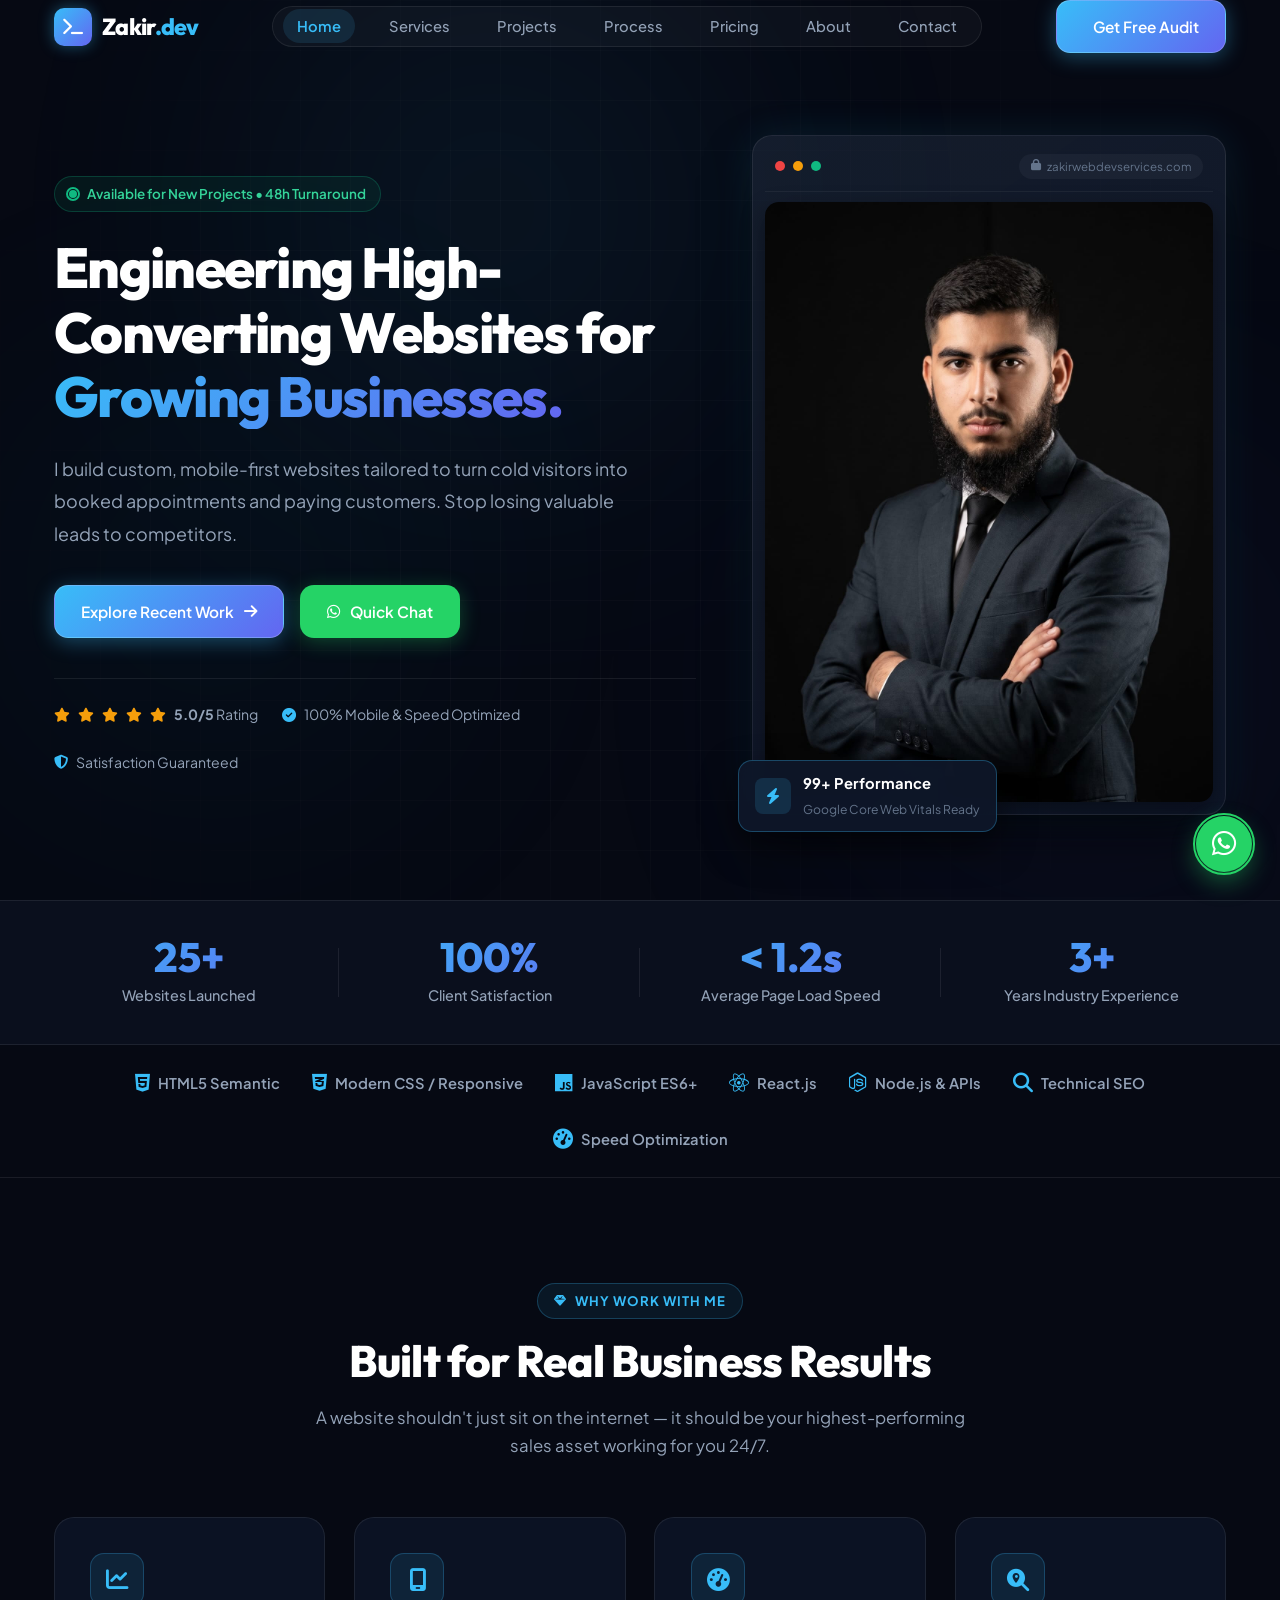
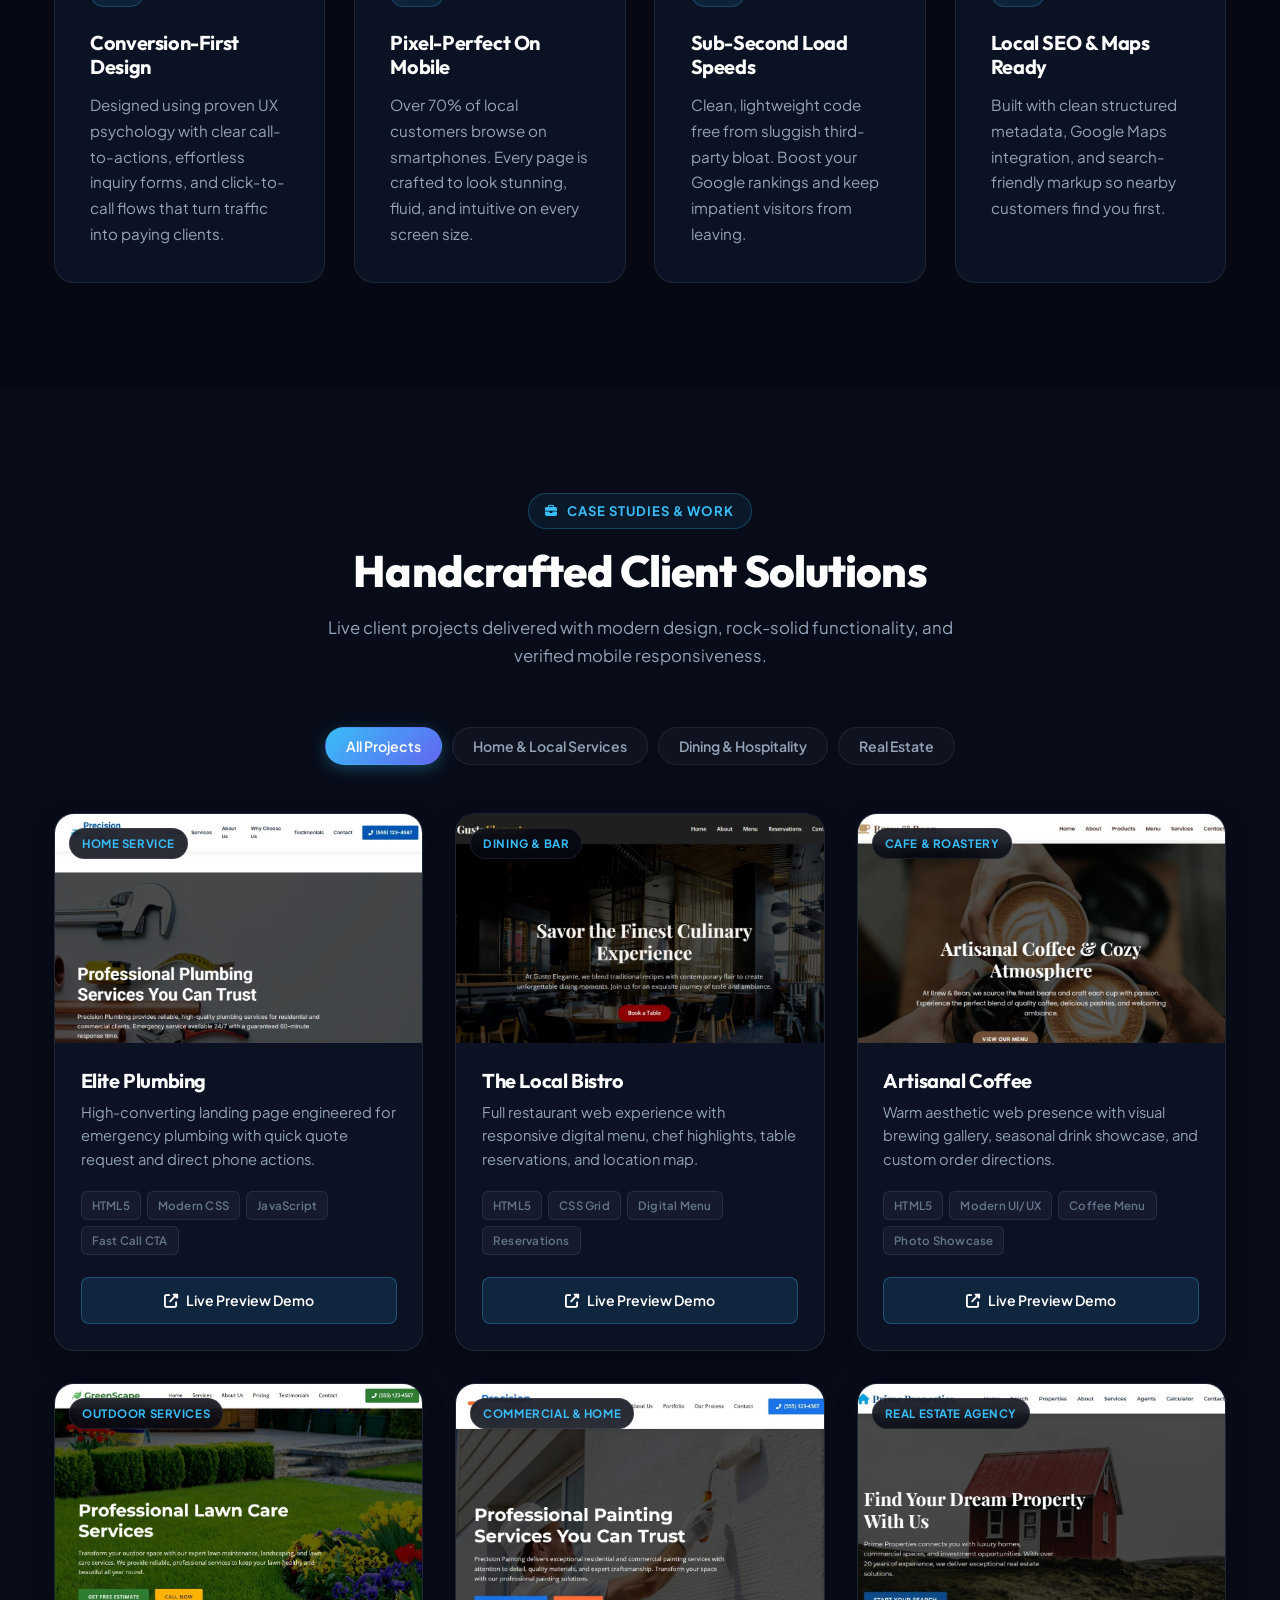
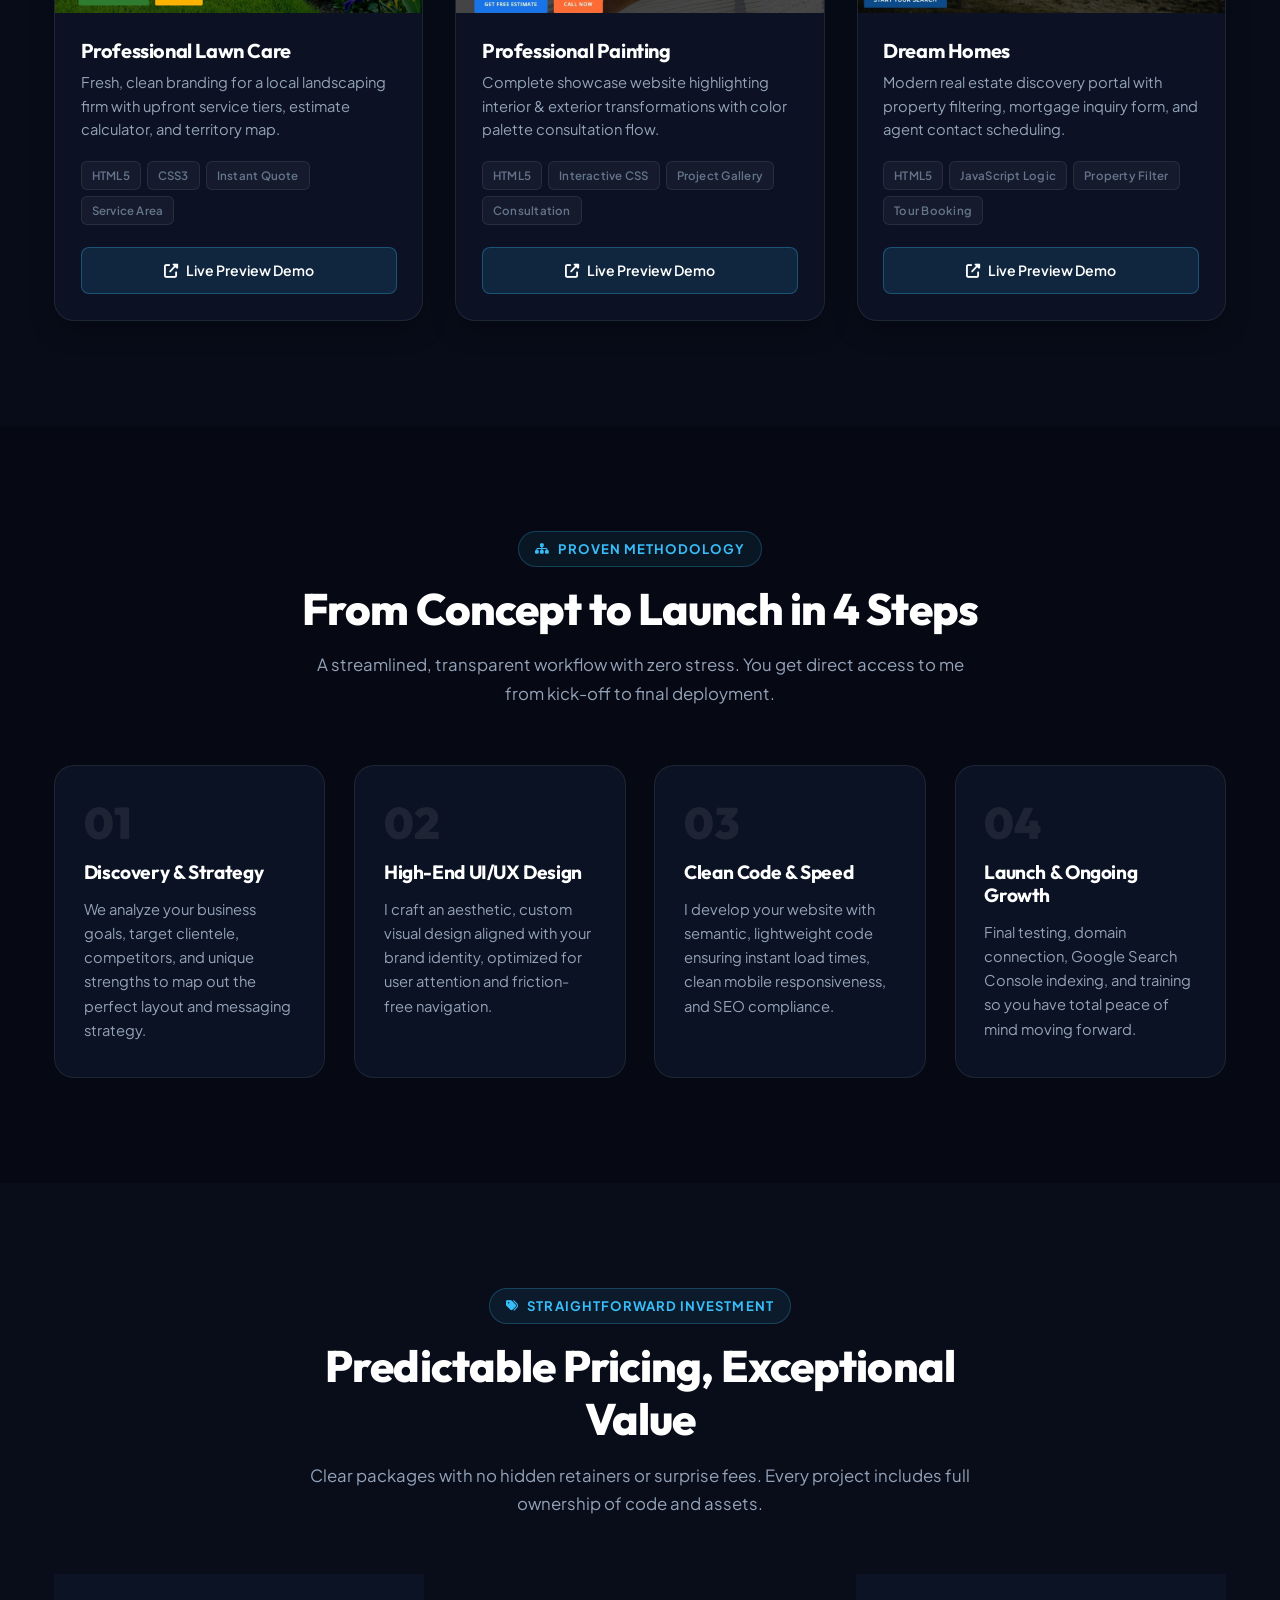
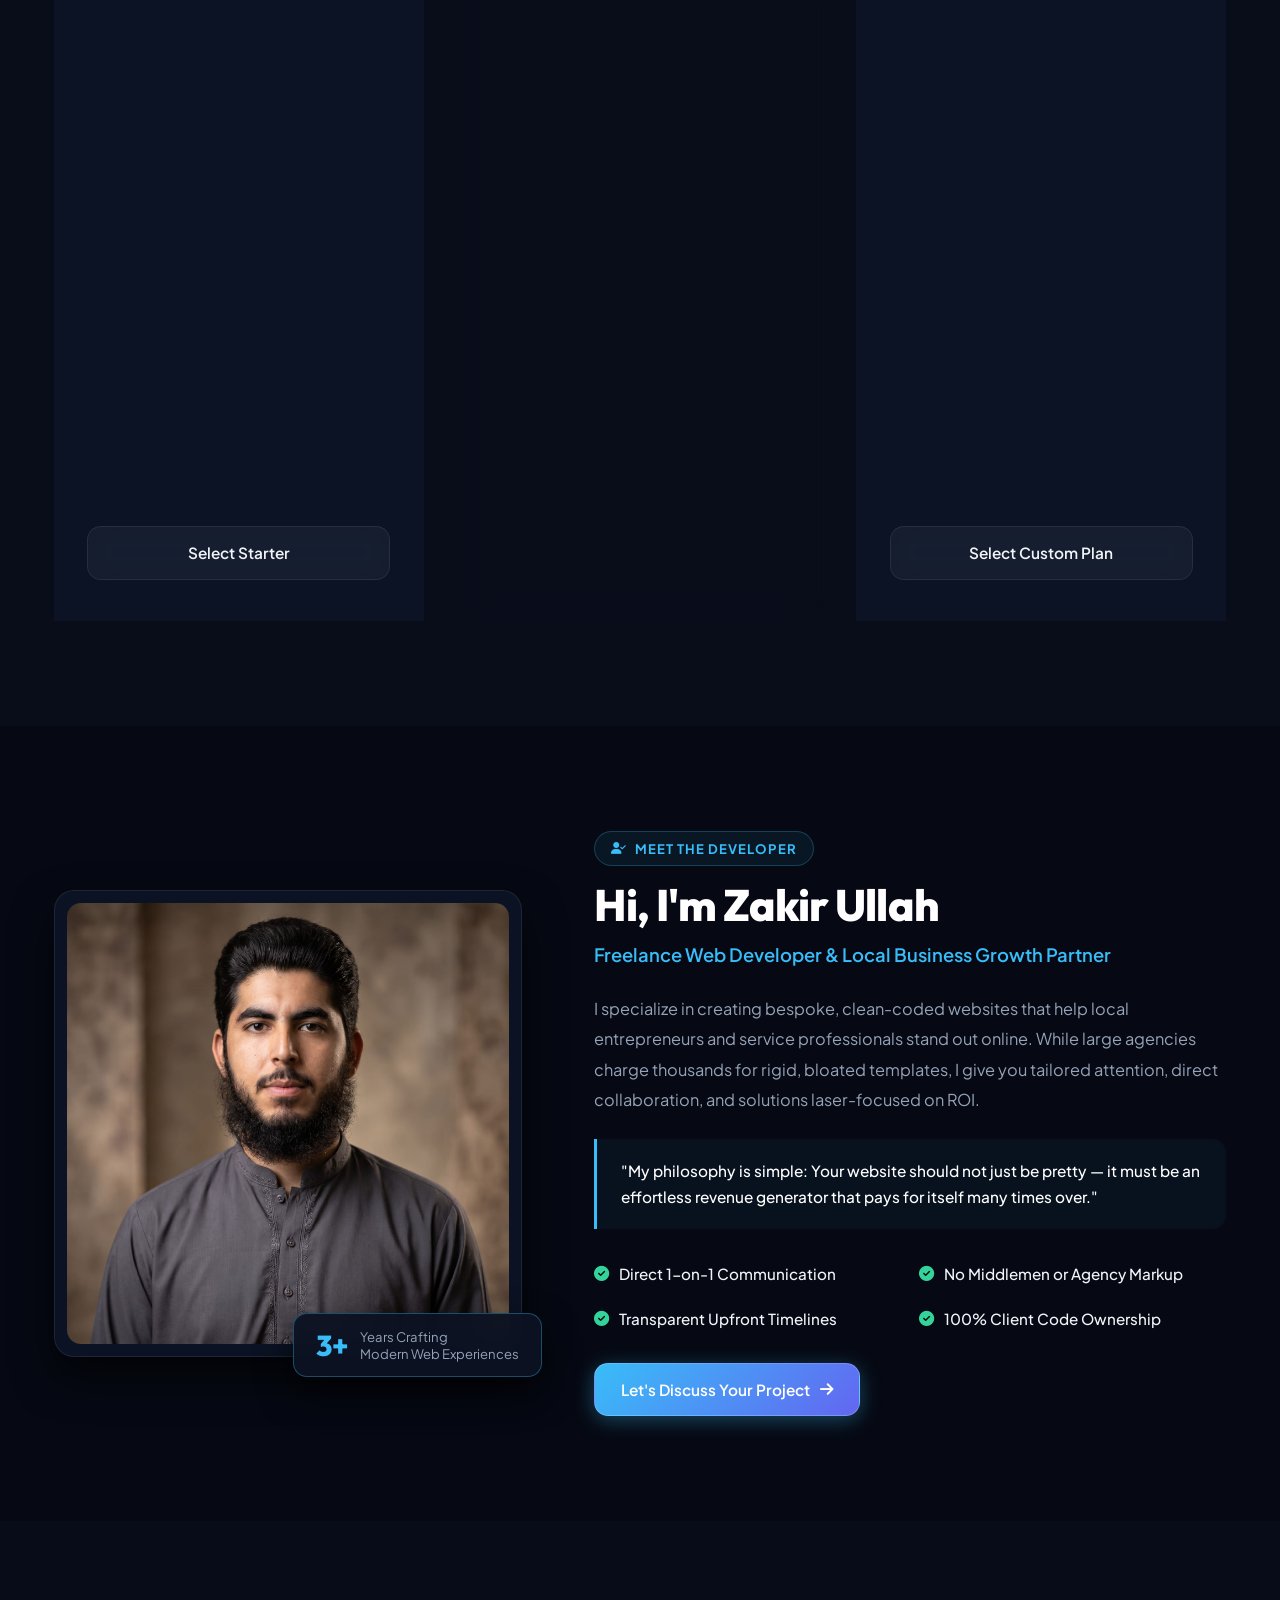
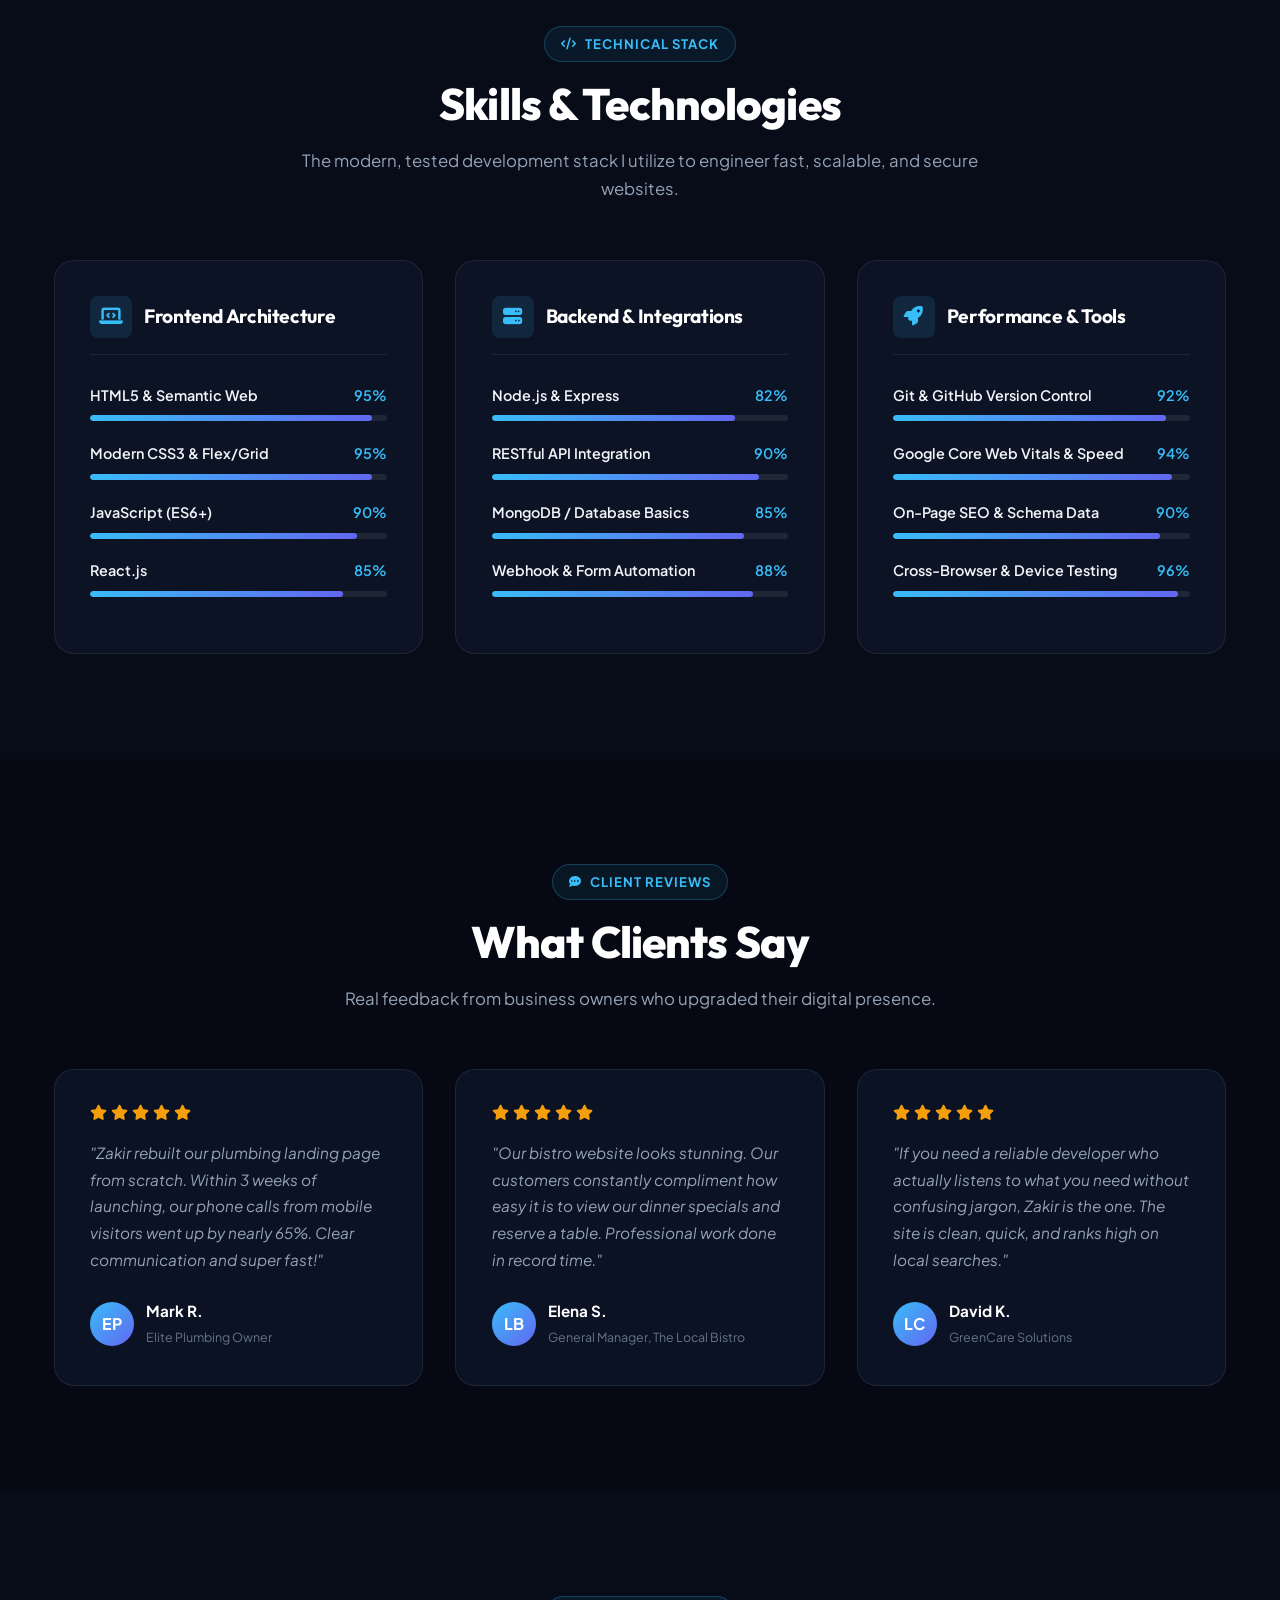
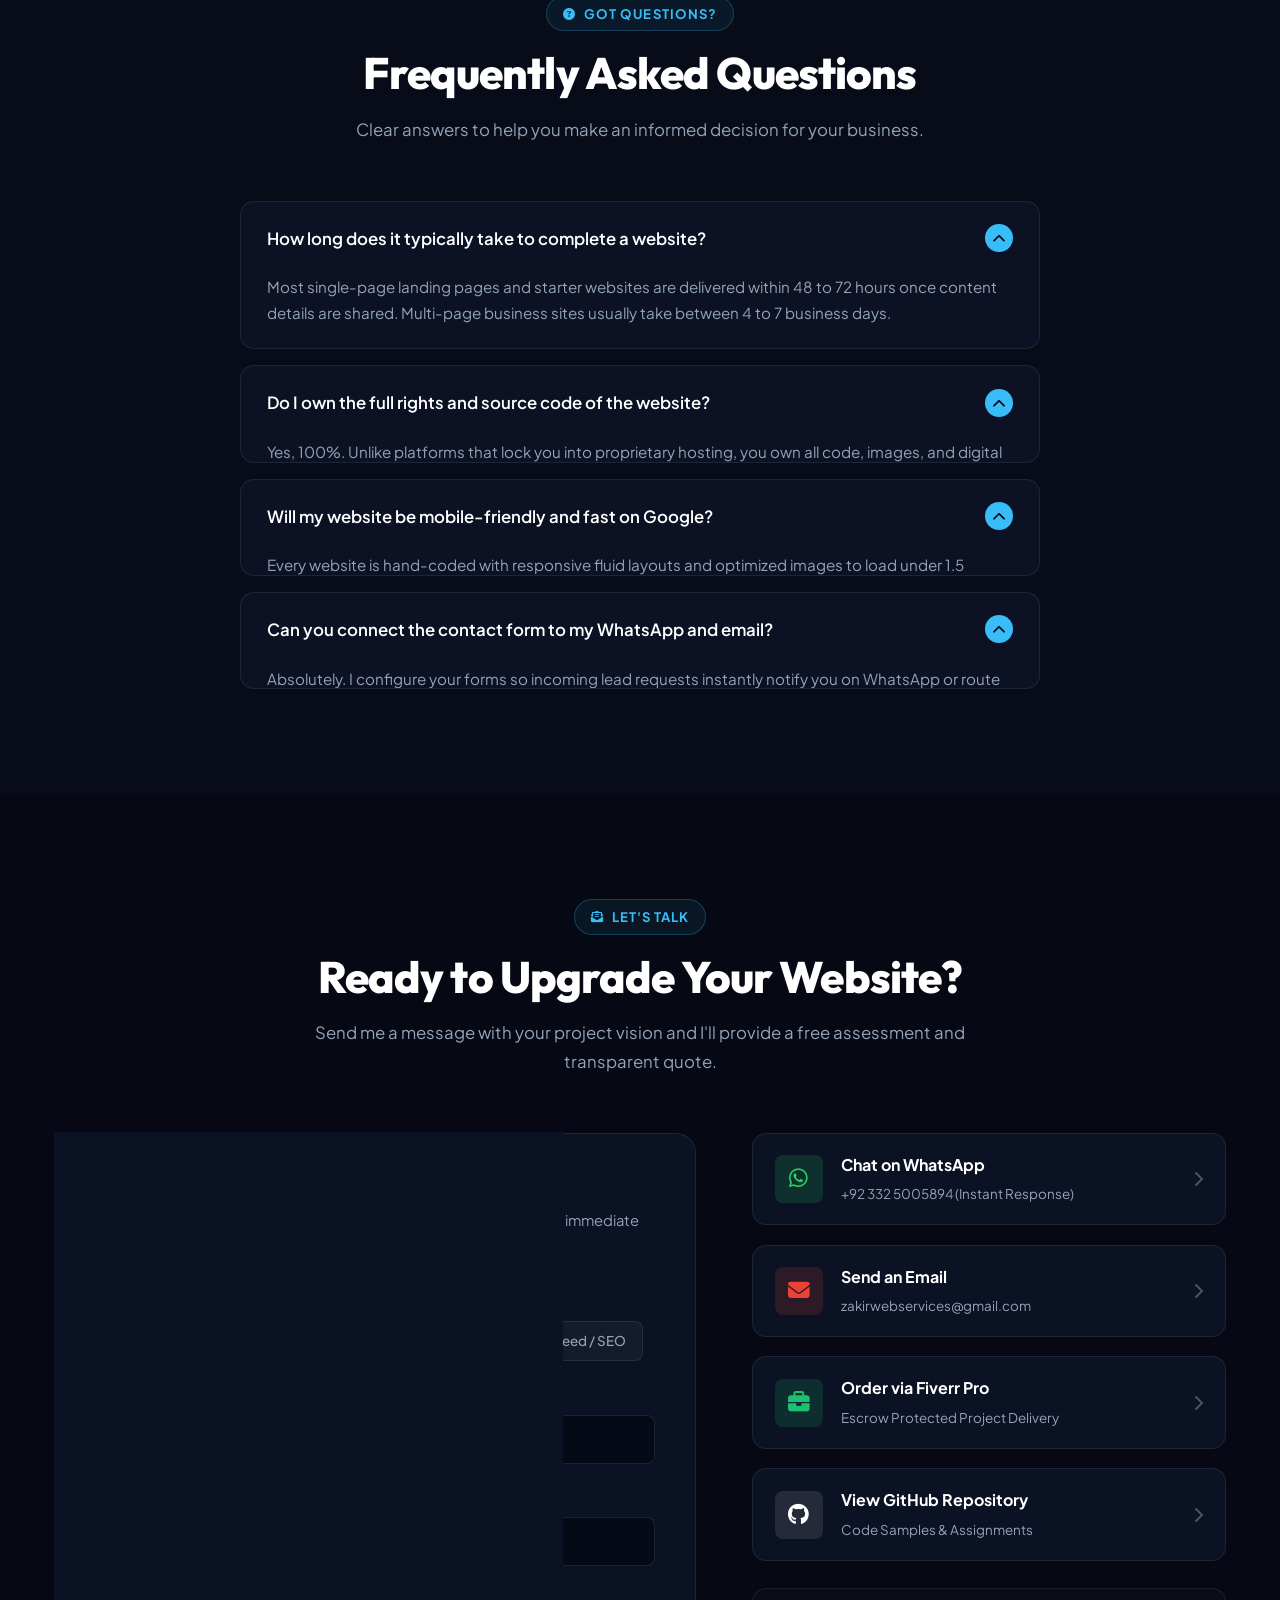
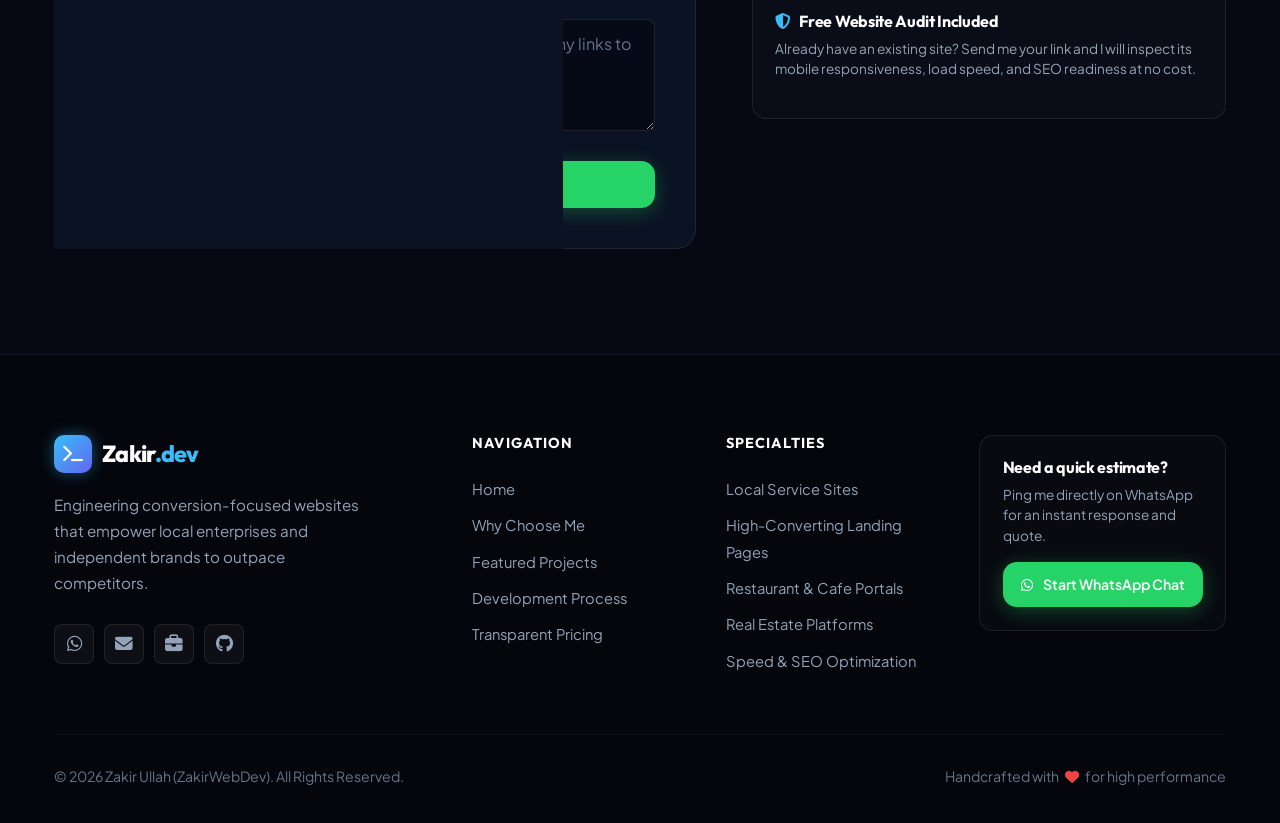
<file: index.html>
<!DOCTYPE html>
<html lang="en">

<head>
    <meta charset="UTF-8">
    <meta name="viewport" content="width=device-width, initial-scale=1.0">
    <meta name="description" content="Zakir Ullah — Senior Freelance Web Developer crafting bespoke, ultra-fast websites and conversion engines for local businesses and modern enterprises.">
    <title>Zakir Ullah | Senior Web Developer & Digital Solutions</title>

    <!-- Font Awesome Icons -->
    <link rel="stylesheet" href="https://cdnjs.cloudflare.com/ajax/libs/font-awesome/6.4.0/css/all.min.css">
    
    <!-- Custom Dark Luxury Theme -->
    <link rel="stylesheet" href="style.css">
</head>

<body>

    <!-- Ambient Dark Mesh Lighting Elements -->
    <div class="bg-ambient-lights" aria-hidden="true">
        <div class="ambient-light light-1"></div>
        <div class="ambient-light light-2"></div>
        <div class="ambient-light light-3"></div>
        <div class="bg-grid-overlay"></div>
    </div>

    <!-- ===== NAVIGATION BAR ===== -->
    <header id="navbar">
        <div class="container">
            <nav>
                <a href="#hero" class="brand-logo">
                    <div class="logo-badge">
                        <i class="fas fa-terminal"></i>
                    </div>
                    <span>Zakir<span class="accent">.dev</span></span>
                </a>

                <!-- Desktop & Mobile Navigation Links -->
                <ul class="nav-menu" id="nav-menu">
                    <li><a href="#hero" class="nav-link active">Home</a></li>
                    <li><a href="#services" class="nav-link">Services</a></li>
                    <li><a href="#portfolio" class="nav-link">Projects</a></li>
                    <li><a href="#process" class="nav-link">Process</a></li>
                    <li><a href="#pricing" class="nav-link">Pricing</a></li>
                    <li><a href="#about" class="nav-link">About</a></li>
                    <li><a href="#contact" class="nav-link">Contact</a></li>
                    <li class="mobile-nav-cta">
                        <a href="#contact" class="btn btn-primary" style="width: 100%;">
                            <i class="fas fa-paper-plane"></i> Get Free Audit
                        </a>
                    </li>
                </ul>

                <div class="nav-cta-wrapper">
                    <a href="#contact" class="btn btn-primary nav-desktop-btn">
                        <i class="fas fa-sparkles"></i> Get Free Audit
                    </a>
                    <button class="hamburger" id="hamburger" aria-label="Toggle navigation menu">
                        <span></span>
                        <span></span>
                        <span></span>
                    </button>
                </div>
            </nav>
        </div>
    </header>
    <div class="nav-backdrop" id="nav-backdrop"></div>

    <!-- ===== HERO SECTION ===== -->
    <section id="hero" class="hero">
        <div class="container">
            <div class="hero-grid">
                
                <!-- Left Content -->
                <div class="hero-content reveal">
                    <div class="hero-availability">
                        <span class="pulse-dot"></span>
                        <span>Available for New Projects • 48h Turnaround</span>
                    </div>

                    <h1 class="hero-title">
                        Engineering High-Converting Websites for 
                        <span class="gradient-text">Growing Businesses.</span>
                    </h1>

                    <p class="hero-desc">
                        I build custom, mobile-first websites tailored to turn cold visitors into booked appointments and paying customers. Stop losing valuable leads to competitors.
                    </p>

                    <div class="hero-actions">
                        <a href="#portfolio" class="btn btn-primary">
                            <span>Explore Recent Work</span>
                            <i class="fas fa-arrow-right"></i>
                        </a>
                        <a href="https://wa.me/923325005894" target="_blank" rel="noopener noreferrer" class="btn btn-whatsapp">
                            <i class="fab fa-whatsapp"></i>
                            <span>Quick Chat</span>
                        </a>
                    </div>

                    <div class="hero-proof">
                        <div class="proof-item">
                            <i class="fas fa-star"></i>
                            <i class="fas fa-star"></i>
                            <i class="fas fa-star"></i>
                            <i class="fas fa-star"></i>
                            <i class="fas fa-star"></i>
                            <span><strong>5.0/5</strong> Rating</span>
                        </div>
                        <div class="proof-item">
                            <i class="fas fa-check-circle icon-check"></i>
                            <span>100% Mobile &amp; Speed Optimized</span>
                        </div>
                        <div class="proof-item">
                            <i class="fas fa-shield-alt icon-check"></i>
                            <span>Satisfaction Guaranteed</span>
                        </div>
                    </div>
                </div>

                <!-- Right Adaptive Image Mockup -->
                <div class="hero-image-wrapper reveal">
                    <div class="hero-image-container">
                        <!-- Browser Window Chrome Mockup -->
                        <div class="browser-header-mockup">
                            <span class="browser-dot dot-red"></span>
                            <span class="browser-dot dot-yellow"></span>
                            <span class="browser-dot dot-green"></span>
                            <div class="browser-url-pill">
                                <i class="fas fa-lock"></i>
                                <span>zakirwebdevservices.com</span>
                            </div>
                        </div>

                        <!-- Adaptive Hero Image (Never cropped, dimensions adapt dynamically) -->
                        <img src="images/hero.jpeg" alt="Professional Web Design & Development" class="hero-img">

                        <!-- Floating Stat Badge -->
                        <div class="hero-floating-badge">
                            <div class="badge-icon">
                                <i class="fas fa-bolt"></i>
                            </div>
                            <div class="badge-text">
                                <strong>99+ Performance</strong>
                                <span>Google Core Web Vitals Ready</span>
                            </div>
                        </div>
                    </div>
                </div>

            </div>
        </div>
    </section>

    <!-- ===== STATS & METRICS RIBBON ===== -->
    <section class="stats-ribbon">
        <div class="container">
            <div class="stats-grid">
                <div class="stat-card reveal">
                    <div class="stat-val">25+</div>
                    <div class="stat-lbl">Websites Launched</div>
                </div>
                <div class="stat-card reveal">
                    <div class="stat-val">100%</div>
                    <div class="stat-lbl">Client Satisfaction</div>
                </div>
                <div class="stat-card reveal">
                    <div class="stat-val">&lt; 1.2s</div>
                    <div class="stat-lbl">Average Page Load Speed</div>
                </div>
                <div class="stat-card reveal">
                    <div class="stat-val">3+</div>
                    <div class="stat-lbl">Years Industry Experience</div>
                </div>
            </div>
        </div>
    </section>

    <!-- ===== TECH STACK TICKER ===== -->
    <div class="tech-strip">
        <div class="container">
            <div class="tech-ticker">
                <div class="tech-badge"><i class="fab fa-html5"></i> HTML5 Semantic</div>
                <div class="tech-badge"><i class="fab fa-css3-alt"></i> Modern CSS / Responsive</div>
                <div class="tech-badge"><i class="fab fa-js"></i> JavaScript ES6+</div>
                <div class="tech-badge"><i class="fab fa-react"></i> React.js</div>
                <div class="tech-badge"><i class="fab fa-node-js"></i> Node.js &amp; APIs</div>
                <div class="tech-badge"><i class="fas fa-search"></i> Technical SEO</div>
                <div class="tech-badge"><i class="fas fa-tachometer-alt"></i> Speed Optimization</div>
            </div>
        </div>
    </div>

    <!-- ===== CORE SERVICES / VALUE PILLARS ===== -->
    <section id="services" class="section-padding">
        <div class="container">
            <div class="section-header reveal">
                <div class="section-tag"><i class="fas fa-gem"></i> Why Work With Me</div>
                <h2 class="section-title">Built for Real Business Results</h2>
                <p class="section-subtitle">
                    A website shouldn't just sit on the internet — it should be your highest-performing sales asset working for you 24/7.
                </p>
            </div>

            <div class="features-grid">
                <div class="feature-card reveal">
                    <div class="feature-icon">
                        <i class="fas fa-chart-line"></i>
                    </div>
                    <h3>Conversion-First Design</h3>
                    <p>Designed using proven UX psychology with clear call-to-actions, effortless inquiry forms, and click-to-call flows that turn traffic into paying clients.</p>
                </div>

                <div class="feature-card reveal">
                    <div class="feature-icon">
                        <i class="fas fa-mobile-screen"></i>
                    </div>
                    <h3>Pixel-Perfect On Mobile</h3>
                    <p>Over 70% of local customers browse on smartphones. Every page is crafted to look stunning, fluid, and intuitive on every screen size.</p>
                </div>

                <div class="feature-card reveal">
                    <div class="feature-icon">
                        <i class="fas fa-gauge-high"></i>
                    </div>
                    <h3>Sub-Second Load Speeds</h3>
                    <p>Clean, lightweight code free from sluggish third-party bloat. Boost your Google rankings and keep impatient visitors from leaving.</p>
                </div>

                <div class="feature-card reveal">
                    <div class="feature-icon">
                        <i class="fas fa-magnifying-glass-location"></i>
                    </div>
                    <h3>Local SEO &amp; Maps Ready</h3>
                    <p>Built with clean structured metadata, Google Maps integration, and search-friendly markup so nearby customers find you first.</p>
                </div>
            </div>
        </div>
    </section>

    <!-- ===== FEATURED PORTFOLIO ===== -->
    <section id="portfolio" class="section-padding" style="background: rgba(12, 18, 34, 0.4);">
        <div class="container">
            <div class="section-header reveal">
                <div class="section-tag"><i class="fas fa-briefcase"></i> Case Studies &amp; Work</div>
                <h2 class="section-title">Handcrafted Client Solutions</h2>
                <p class="section-subtitle">
                    Live client projects delivered with modern design, rock-solid functionality, and verified mobile responsiveness.
                </p>
            </div>

            <!-- Interactive Category Filter -->
            <div class="portfolio-controls reveal">
                <button class="filter-btn active" data-filter="all">All Projects</button>
                <button class="filter-btn" data-filter="service">Home &amp; Local Services</button>
                <button class="filter-btn" data-filter="food">Dining &amp; Hospitality</button>
                <button class="filter-btn" data-filter="property">Real Estate</button>
            </div>

            <!-- Projects Grid -->
            <div class="portfolio-grid" id="portfolio-grid">
                
                <!-- Project 1: Elite Plumbing -->
                <article class="project-card reveal" data-category="service">
                    <div class="project-media">
                        <span class="project-category-tag">Home Service</span>
                        <img src="images/plumbing.jpeg" alt="Elite Plumbing Website Demo" class="project-image">
                    </div>
                    <div class="project-body">
                        <h3 class="project-title">Elite Plumbing</h3>
                        <p class="project-desc">High-converting landing page engineered for emergency plumbing with quick quote request and direct phone actions.</p>
                        <div class="project-tags">
                            <span class="tag-pill">HTML5</span>
                            <span class="tag-pill">Modern CSS</span>
                            <span class="tag-pill">JavaScript</span>
                            <span class="tag-pill">Fast Call CTA</span>
                        </div>
                        <div class="project-actions">
                            <a href="4 plumber/index.html" class="project-btn" target="_blank" rel="noopener noreferrer">
                                <i class="fas fa-external-link-alt"></i> Live Preview Demo
                            </a>
                        </div>
                    </div>
                </article>

                <!-- Project 2: The Local Bistro -->
                <article class="project-card reveal" data-category="food">
                    <div class="project-media">
                        <span class="project-category-tag">Dining &amp; Bar</span>
                        <img src="images/resturent.jpeg" alt="The Local Bistro Restaurant Website Demo" class="project-image">
                    </div>
                    <div class="project-body">
                        <h3 class="project-title">The Local Bistro</h3>
                        <p class="project-desc">Full restaurant web experience with responsive digital menu, chef highlights, table reservations, and location map.</p>
                        <div class="project-tags">
                            <span class="tag-pill">HTML5</span>
                            <span class="tag-pill">CSS Grid</span>
                            <span class="tag-pill">Digital Menu</span>
                            <span class="tag-pill">Reservations</span>
                        </div>
                        <div class="project-actions">
                            <a href="1 resturent/index.html" class="project-btn" target="_blank" rel="noopener noreferrer">
                                <i class="fas fa-external-link-alt"></i> Live Preview Demo
                            </a>
                        </div>
                    </div>
                </article>

                <!-- Project 3: Artisanal Coffee -->
                <article class="project-card reveal" data-category="food">
                    <div class="project-media">
                        <span class="project-category-tag">Cafe &amp; Roastery</span>
                        <img src="images/coffee.jpeg" alt="Artisanal Coffee Shop Website Demo" class="project-image">
                    </div>
                    <div class="project-body">
                        <h3 class="project-title">Artisanal Coffee</h3>
                        <p class="project-desc">Warm aesthetic web presence with visual brewing gallery, seasonal drink showcase, and custom order directions.</p>
                        <div class="project-tags">
                            <span class="tag-pill">HTML5</span>
                            <span class="tag-pill">Modern UI/UX</span>
                            <span class="tag-pill">Coffee Menu</span>
                            <span class="tag-pill">Photo Showcase</span>
                        </div>
                        <div class="project-actions">
                            <a href="2 coffee shop/index.html" class="project-btn" target="_blank" rel="noopener noreferrer">
                                <i class="fas fa-external-link-alt"></i> Live Preview Demo
                            </a>
                        </div>
                    </div>
                </article>

                <!-- Project 4: Professional Lawn Care -->
                <article class="project-card reveal" data-category="service">
                    <div class="project-media">
                        <span class="project-category-tag">Outdoor Services</span>
                        <img src="images/lawncare.jpeg" alt="Professional Lawn Care Website Demo" class="project-image">
                    </div>
                    <div class="project-body">
                        <h3 class="project-title">Professional Lawn Care</h3>
                        <p class="project-desc">Fresh, clean branding for a local landscaping firm with upfront service tiers, estimate calculator, and territory map.</p>
                        <div class="project-tags">
                            <span class="tag-pill">HTML5</span>
                            <span class="tag-pill">CSS3</span>
                            <span class="tag-pill">Instant Quote</span>
                            <span class="tag-pill">Service Area</span>
                        </div>
                        <div class="project-actions">
                            <a href="5 lawn care/index.html" class="project-btn" target="_blank" rel="noopener noreferrer">
                                <i class="fas fa-external-link-alt"></i> Live Preview Demo
                            </a>
                        </div>
                    </div>
                </article>

                <!-- Project 5: Professional Painting -->
                <article class="project-card reveal" data-category="service">
                    <div class="project-media">
                        <span class="project-category-tag">Commercial &amp; Home</span>
                        <img src="images/paintig.jpeg" alt="Professional Painting Services Website Demo" class="project-image">
                    </div>
                    <div class="project-body">
                        <h3 class="project-title">Professional Painting</h3>
                        <p class="project-desc">Complete showcase website highlighting interior &amp; exterior transformations with color palette consultation flow.</p>
                        <div class="project-tags">
                            <span class="tag-pill">HTML5</span>
                            <span class="tag-pill">Interactive CSS</span>
                            <span class="tag-pill">Project Gallery</span>
                            <span class="tag-pill">Consultation</span>
                        </div>
                        <div class="project-actions">
                            <a href="6 painting/index.html" class="project-btn" target="_blank" rel="noopener noreferrer">
                                <i class="fas fa-external-link-alt"></i> Live Preview Demo
                            </a>
                        </div>
                    </div>
                </article>

                <!-- Project 6: Dream Homes -->
                <article class="project-card reveal" data-category="property">
                    <div class="project-media">
                        <span class="project-category-tag">Real Estate Agency</span>
                        <img src="images/realestate.jpeg" alt="Dream Homes Real Estate Website Demo" class="project-image">
                    </div>
                    <div class="project-body">
                        <h3 class="project-title">Dream Homes</h3>
                        <p class="project-desc">Modern real estate discovery portal with property filtering, mortgage inquiry form, and agent contact scheduling.</p>
                        <div class="project-tags">
                            <span class="tag-pill">HTML5</span>
                            <span class="tag-pill">JavaScript Logic</span>
                            <span class="tag-pill">Property Filter</span>
                            <span class="tag-pill">Tour Booking</span>
                        </div>
                        <div class="project-actions">
                            <a href="3 realstate/index.html" class="project-btn" target="_blank" rel="noopener noreferrer">
                                <i class="fas fa-external-link-alt"></i> Live Preview Demo
                            </a>
                        </div>
                    </div>
                </article>

            </div>
        </div>
    </section>

    <!-- ===== HOW I WORK / 4-STEP PROCESS ===== -->
    <section id="process" class="section-padding">
        <div class="container">
            <div class="section-header reveal">
                <div class="section-tag"><i class="fas fa-sitemap"></i> Proven Methodology</div>
                <h2 class="section-title">From Concept to Launch in 4 Steps</h2>
                <p class="section-subtitle">
                    A streamlined, transparent workflow with zero stress. You get direct access to me from kick-off to final deployment.
                </p>
            </div>

            <div class="process-grid">
                <div class="process-step reveal">
                    <div class="step-num">01</div>
                    <h3>Discovery &amp; Strategy</h3>
                    <p>We analyze your business goals, target clientele, competitors, and unique strengths to map out the perfect layout and messaging strategy.</p>
                </div>

                <div class="process-step reveal">
                    <div class="step-num">02</div>
                    <h3>High-End UI/UX Design</h3>
                    <p>I craft an aesthetic, custom visual design aligned with your brand identity, optimized for user attention and friction-free navigation.</p>
                </div>

                <div class="process-step reveal">
                    <div class="step-num">03</div>
                    <h3>Clean Code &amp; Speed</h3>
                    <p>I develop your website with semantic, lightweight code ensuring instant load times, clean mobile responsiveness, and SEO compliance.</p>
                </div>

                <div class="process-step reveal">
                    <div class="step-num">04</div>
                    <h3>Launch &amp; Ongoing Growth</h3>
                    <p>Final testing, domain connection, Google Search Console indexing, and training so you have total peace of mind moving forward.</p>
                </div>
            </div>
        </div>
    </section>

    <!-- ===== TRANSPARENT PRICING ===== -->
    <section id="pricing" class="section-padding" style="background: rgba(12, 18, 34, 0.5);">
        <div class="container">
            <div class="section-header reveal">
                <div class="section-tag"><i class="fas fa-tags"></i> Straightforward Investment</div>
                <h2 class="section-title">Predictable Pricing, Exceptional Value</h2>
                <p class="section-subtitle">
                    Clear packages with no hidden retainers or surprise fees. Every project includes full ownership of code and assets.
                </p>
            </div>

            <div class="pricing-grid">
                
                <!-- Tier 1: Starter -->
                <div class="pricing-card reveal">
                    <div class="plan-tier">Starter Launch</div>
                    <p class="plan-desc">Ideal for single-service pros and startups seeking an immediate, high-conversion landing page.</p>
                    <div class="price-wrap">
                        <span class="currency">$</span>
                        <span class="amount">99</span>
                        <span class="frequency">/ one-time</span>
                    </div>
                    <ul class="plan-features">
                        <li><i class="fas fa-check"></i> 1-Page High-Impact Landing Page</li>
                        <li><i class="fas fa-check"></i> 100% Mobile &amp; Tablet Responsive</li>
                        <li><i class="fas fa-check"></i> Direct WhatsApp &amp; Email Form</li>
                        <li><i class="fas fa-check"></i> Social Media &amp; Maps Integration</li>
                        <li><i class="fas fa-check"></i> Fast 48-Hour Turnaround</li>
                        <li><i class="fas fa-check"></i> 14 Days Free Post-Launch Support</li>
                    </ul>
                    <a href="#contact" class="btn btn-secondary plan-cta">Select Starter</a>
                </div>

                <!-- Tier 2: Business Standard (Featured) -->
                <div class="pricing-card featured reveal">
                    <div class="popular-badge">Most Popular Choice</div>
                    <div class="plan-tier">Business Standard</div>
                    <p class="plan-desc">The complete digital growth package for established local businesses ready to win market share.</p>
                    <div class="price-wrap">
                        <span class="currency">$</span>
                        <span class="amount">199</span>
                        <span class="frequency">/ one-time</span>
                    </div>
                    <ul class="plan-features">
                        <li><i class="fas fa-check"></i> Up to 5 Custom Designed Pages</li>
                        <li><i class="fas fa-check"></i> Advanced Mobile Optimization</li>
                        <li><i class="fas fa-check"></i> Local SEO &amp; Google Indexing Setup</li>
                        <li><i class="fas fa-check"></i> Interactive Appointment / Quote Form</li>
                        <li><i class="fas fa-check"></i> Speed Optimization (&lt; 1.5s load)</li>
                        <li><i class="fas fa-check"></i> 30 Days Free Dedicated Support</li>
                    </ul>
                    <a href="#contact" class="btn btn-primary plan-cta">Select Business Standard</a>
                </div>

                <!-- Tier 3: Premium E-Com -->
                <div class="pricing-card reveal">
                    <div class="plan-tier">Enterprise / Custom</div>
                    <p class="plan-desc">For growing brands requiring catalog management, online ordering, or advanced functionality.</p>
                    <div class="price-wrap">
                        <span class="currency">$</span>
                        <span class="amount">299</span>
                        <span class="frequency">/ one-time</span>
                    </div>
                    <ul class="plan-features">
                        <li><i class="fas fa-check"></i> Up to 10 Pages or CMS Integration</li>
                        <li><i class="fas fa-check"></i> E-Commerce / Menu / Booking System</li>
                        <li><i class="fas fa-check"></i> Advanced Technical SEO &amp; Schema</li>
                        <li><i class="fas fa-check"></i> Custom Animations &amp; Micro-Interactions</li>
                        <li><i class="fas fa-check"></i> Comprehensive Security Hardening</li>
                        <li><i class="fas fa-check"></i> 90 Days Free Maintenance &amp; Updates</li>
                    </ul>
                    <a href="#contact" class="btn btn-secondary plan-cta">Select Custom Plan</a>
                </div>

            </div>
        </div>
    </section>

    <!-- ===== ABOUT / FOUNDER SECTION ===== -->
    <section id="about" class="section-padding">
        <div class="container">
            <div class="about-grid">
                
                <!-- Profile Headshot Frame -->
                <div class="about-photo-wrap reveal">
                    <div class="about-photo-frame">
                        <img src="images/headshot.jpeg" alt="Zakir Ullah — Freelance Web Developer" class="about-img">
                    </div>
                    <div class="about-experience-card">
                        <strong>3+</strong>
                        <span>Years Crafting<br>Modern Web Experiences</span>
                    </div>
                </div>

                <!-- Bio Content -->
                <div class="about-content reveal">
                    <div class="section-tag"><i class="fas fa-user-check"></i> Meet The Developer</div>
                    <h2 class="section-title">Hi, I'm Zakir Ullah</h2>
                    <div class="about-role-title">Freelance Web Developer &amp; Local Business Growth Partner</div>

                    <p class="about-bio">
                        I specialize in creating bespoke, clean-coded websites that help local entrepreneurs and service professionals stand out online. While large agencies charge thousands for rigid, bloated templates, I give you tailored attention, direct collaboration, and solutions laser-focused on ROI.
                    </p>

                    <div class="about-highlights-box">
                        <p>
                            "My philosophy is simple: Your website should not just be pretty — it must be an effortless revenue generator that pays for itself many times over."
                        </p>
                    </div>

                    <div class="about-pillars">
                        <div class="pillar-item">
                            <i class="fas fa-check-circle"></i> Direct 1-on-1 Communication
                        </div>
                        <div class="pillar-item">
                            <i class="fas fa-check-circle"></i> No Middlemen or Agency Markup
                        </div>
                        <div class="pillar-item">
                            <i class="fas fa-check-circle"></i> Transparent Upfront Timelines
                        </div>
                        <div class="pillar-item">
                            <i class="fas fa-check-circle"></i> 100% Client Code Ownership
                        </div>
                    </div>

                    <div class="about-actions">
                        <a href="#contact" class="btn btn-primary">
                            <span>Let's Discuss Your Project</span>
                            <i class="fas fa-arrow-right"></i>
                        </a>
                    </div>
                </div>

            </div>
        </div>
    </section>

    <!-- ===== TECHNICAL SKILLS ===== -->
    <section id="skills" class="section-padding" style="background: rgba(12, 18, 34, 0.4);">
        <div class="container">
            <div class="section-header reveal">
                <div class="section-tag"><i class="fas fa-code"></i> Technical Stack</div>
                <h2 class="section-title">Skills &amp; Technologies</h2>
                <p class="section-subtitle">
                    The modern, tested development stack I utilize to engineer fast, scalable, and secure websites.
                </p>
            </div>

            <div class="skills-grid">
                
                <!-- Frontend -->
                <div class="skill-category-card reveal">
                    <div class="category-header">
                        <div class="category-icon"><i class="fas fa-laptop-code"></i></div>
                        <h3>Frontend Architecture</h3>
                    </div>
                    <div class="skill-item">
                        <div class="skill-info"><span>HTML5 &amp; Semantic Web</span><span>95%</span></div>
                        <div class="skill-bar-track"><div class="skill-bar-fill" data-width="95%"></div></div>
                    </div>
                    <div class="skill-item">
                        <div class="skill-info"><span>Modern CSS3 &amp; Flex/Grid</span><span>95%</span></div>
                        <div class="skill-bar-track"><div class="skill-bar-fill" data-width="95%"></div></div>
                    </div>
                    <div class="skill-item">
                        <div class="skill-info"><span>JavaScript (ES6+)</span><span>90%</span></div>
                        <div class="skill-bar-track"><div class="skill-bar-fill" data-width="90%"></div></div>
                    </div>
                    <div class="skill-item">
                        <div class="skill-info"><span>React.js</span><span>85%</span></div>
                        <div class="skill-bar-track"><div class="skill-bar-fill" data-width="85%"></div></div>
                    </div>
                </div>

                <!-- Backend & APIs -->
                <div class="skill-category-card reveal">
                    <div class="category-header">
                        <div class="category-icon"><i class="fas fa-server"></i></div>
                        <h3>Backend &amp; Integrations</h3>
                    </div>
                    <div class="skill-item">
                        <div class="skill-info"><span>Node.js &amp; Express</span><span>82%</span></div>
                        <div class="skill-bar-track"><div class="skill-bar-fill" data-width="82%"></div></div>
                    </div>
                    <div class="skill-item">
                        <div class="skill-info"><span>RESTful API Integration</span><span>90%</span></div>
                        <div class="skill-bar-track"><div class="skill-bar-fill" data-width="90%"></div></div>
                    </div>
                    <div class="skill-item">
                        <div class="skill-info"><span>MongoDB / Database Basics</span><span>85%</span></div>
                        <div class="skill-bar-track"><div class="skill-bar-fill" data-width="85%"></div></div>
                    </div>
                    <div class="skill-item">
                        <div class="skill-info"><span>Webhook &amp; Form Automation</span><span>88%</span></div>
                        <div class="skill-bar-track"><div class="skill-bar-fill" data-width="88%"></div></div>
                    </div>
                </div>

                <!-- Workflow & Optimization -->
                <div class="skill-category-card reveal">
                    <div class="category-header">
                        <div class="category-icon"><i class="fas fa-rocket"></i></div>
                        <h3>Performance &amp; Tools</h3>
                    </div>
                    <div class="skill-item">
                        <div class="skill-info"><span>Git &amp; GitHub Version Control</span><span>92%</span></div>
                        <div class="skill-bar-track"><div class="skill-bar-fill" data-width="92%"></div></div>
                    </div>
                    <div class="skill-item">
                        <div class="skill-info"><span>Google Core Web Vitals &amp; Speed</span><span>94%</span></div>
                        <div class="skill-bar-track"><div class="skill-bar-fill" data-width="94%"></div></div>
                    </div>
                    <div class="skill-item">
                        <div class="skill-info"><span>On-Page SEO &amp; Schema Data</span><span>90%</span></div>
                        <div class="skill-bar-track"><div class="skill-bar-fill" data-width="90%"></div></div>
                    </div>
                    <div class="skill-item">
                        <div class="skill-info"><span>Cross-Browser &amp; Device Testing</span><span>96%</span></div>
                        <div class="skill-bar-track"><div class="skill-bar-fill" data-width="96%"></div></div>
                    </div>
                </div>

            </div>
        </div>
    </section>

    <!-- ===== CLIENT TESTIMONIALS ===== -->
    <section class="section-padding">
        <div class="container">
            <div class="section-header reveal">
                <div class="section-tag"><i class="fas fa-comment-dots"></i> Client Reviews</div>
                <h2 class="section-title">What Clients Say</h2>
                <p class="section-subtitle">
                    Real feedback from business owners who upgraded their digital presence.
                </p>
            </div>

            <div class="testimonials-grid">
                <div class="testimonial-card reveal">
                    <div class="star-rating">
                        <i class="fas fa-star"></i><i class="fas fa-star"></i><i class="fas fa-star"></i><i class="fas fa-star"></i><i class="fas fa-star"></i>
                    </div>
                    <p class="testimonial-text">
                        "Zakir rebuilt our plumbing landing page from scratch. Within 3 weeks of launching, our phone calls from mobile visitors went up by nearly 65%. Clear communication and super fast!"
                    </p>
                    <div class="testimonial-client">
                        <div class="client-avatar">EP</div>
                        <div class="client-meta">
                            <strong>Mark R.</strong>
                            <span>Elite Plumbing Owner</span>
                        </div>
                    </div>
                </div>

                <div class="testimonial-card reveal">
                    <div class="star-rating">
                        <i class="fas fa-star"></i><i class="fas fa-star"></i><i class="fas fa-star"></i><i class="fas fa-star"></i><i class="fas fa-star"></i>
                    </div>
                    <p class="testimonial-text">
                        "Our bistro website looks stunning. Our customers constantly compliment how easy it is to view our dinner specials and reserve a table. Professional work done in record time."
                    </p>
                    <div class="testimonial-client">
                        <div class="client-avatar">LB</div>
                        <div class="client-meta">
                            <strong>Elena S.</strong>
                            <span>General Manager, The Local Bistro</span>
                        </div>
                    </div>
                </div>

                <div class="testimonial-card reveal">
                    <div class="star-rating">
                        <i class="fas fa-star"></i><i class="fas fa-star"></i><i class="fas fa-star"></i><i class="fas fa-star"></i><i class="fas fa-star"></i>
                    </div>
                    <p class="testimonial-text">
                        "If you need a reliable developer who actually listens to what you need without confusing jargon, Zakir is the one. The site is clean, quick, and ranks high on local searches."
                    </p>
                    <div class="testimonial-client">
                        <div class="client-avatar">LC</div>
                        <div class="client-meta">
                            <strong>David K.</strong>
                            <span>GreenCare Solutions</span>
                        </div>
                    </div>
                </div>
            </div>
        </div>
    </section>

    <!-- ===== FAQ SECTION ===== -->
    <section class="section-padding" style="background: rgba(12, 18, 34, 0.4);">
        <div class="container">
            <div class="section-header reveal">
                <div class="section-tag"><i class="fas fa-question-circle"></i> Got Questions?</div>
                <h2 class="section-title">Frequently Asked Questions</h2>
                <p class="section-subtitle">
                    Clear answers to help you make an informed decision for your business.
                </p>
            </div>

            <div class="faq-wrap">
                <div class="faq-item reveal">
                    <button class="faq-question">
                        <span>How long does it typically take to complete a website?</span>
                        <div class="faq-icon"><i class="fas fa-chevron-down"></i></div>
                    </button>
                    <div class="faq-answer">
                        <p>Most single-page landing pages and starter websites are delivered within 48 to 72 hours once content details are shared. Multi-page business sites usually take between 4 to 7 business days.</p>
                    </div>
                </div>

                <div class="faq-item reveal">
                    <button class="faq-question">
                        <span>Do I own the full rights and source code of the website?</span>
                        <div class="faq-icon"><i class="fas fa-chevron-down"></i></div>
                    </button>
                    <div class="faq-answer">
                        <p>Yes, 100%. Unlike platforms that lock you into proprietary hosting, you own all code, images, and digital assets outright. You are free to host it anywhere you like.</p>
                    </div>
                </div>

                <div class="faq-item reveal">
                    <button class="faq-question">
                        <span>Will my website be mobile-friendly and fast on Google?</span>
                        <div class="faq-icon"><i class="fas fa-chevron-down"></i></div>
                    </button>
                    <div class="faq-answer">
                        <p>Every website is hand-coded with responsive fluid layouts and optimized images to load under 1.5 seconds, ensuring top marks on Google Core Web Vitals and lower customer drop-off.</p>
                    </div>
                </div>

                <div class="faq-item reveal">
                    <button class="faq-question">
                        <span>Can you connect the contact form to my WhatsApp and email?</span>
                        <div class="faq-icon"><i class="fas fa-chevron-down"></i></div>
                    </button>
                    <div class="faq-answer">
                        <p>Absolutely. I configure your forms so incoming lead requests instantly notify you on WhatsApp or route directly to your business inbox with zero missed inquiries.</p>
                    </div>
                </div>
            </div>
        </div>
    </section>

    <!-- ===== CONTACT SECTION ===== -->
    <section id="contact" class="section-padding">
        <div class="container">
            <div class="section-header reveal">
                <div class="section-tag"><i class="fas fa-envelope-open-text"></i> Let's Talk</div>
                <h2 class="section-title">Ready to Upgrade Your Website?</h2>
                <p class="section-subtitle">
                    Send me a message with your project vision and I'll provide a free assessment and transparent quote.
                </p>
            </div>

            <div class="contact-grid">
                
                <!-- Left: Interactive WhatsApp Direct Form -->
                <div class="contact-card-glass reveal">
                    <h3 class="contact-form-title">Send a Direct Project Inquiry</h3>
                    <p class="contact-form-desc">Fill out this quick form — it formats directly into a WhatsApp chat for immediate response.</p>

                    <form id="whatsapp-inquiry-form">
                        <!-- Project Type Chips -->
                        <label style="display:block; font-size: 0.86rem; font-weight:600; margin-bottom: 0.6rem; color: var(--text-primary);">
                            Select Your Project Type:
                        </label>
                        <div class="project-type-chips">
                            <label class="chip-label">
                                <input type="radio" name="project_type" value="New Website" checked>
                                <span class="chip-box"><i class="fas fa-globe"></i> New Website</span>
                            </label>
                            <label class="chip-label">
                                <input type="radio" name="project_type" value="Redesign">
                                <span class="chip-box"><i class="fas fa-sync-alt"></i> Redesign</span>
                            </label>
                            <label class="chip-label">
                                <input type="radio" name="project_type" value="Landing Page">
                                <span class="chip-box"><i class="fas fa-file-alt"></i> Landing Page</span>
                            </label>
                            <label class="chip-label">
                                <input type="radio" name="project_type" value="Speed / SEO Fix">
                                <span class="chip-box"><i class="fas fa-tachometer-alt"></i> Speed / SEO</span>
                            </label>
                        </div>

                        <div class="form-row">
                            <div class="form-group">
                                <label for="client_name">Your Name</label>
                                <input type="text" id="client_name" class="form-input" placeholder="e.g. John Smith" required>
                            </div>
                            <div class="form-group">
                                <label for="client_business">Business Name / Type</label>
                                <input type="text" id="client_business" class="form-input" placeholder="e.g. Smith Plumbing" required>
                            </div>
                        </div>

                        <div class="form-group">
                            <label for="client_email">Your Email Address</label>
                            <input type="email" id="client_email" class="form-input" placeholder="john@example.com" required>
                        </div>

                        <div class="form-group">
                            <label for="client_details">Project Overview &amp; Goals</label>
                            <textarea id="client_details" class="form-textarea" rows="4" placeholder="Tell me about what you need, your target launch date, and any links to sites you like..." required></textarea>
                        </div>

                        <button type="submit" class="btn btn-whatsapp" style="width: 100%;">
                            <i class="fab fa-whatsapp"></i>
                            <span>Send Message Directly via WhatsApp</span>
                        </button>
                    </form>
                </div>

                <!-- Right: Channels & Direct Links -->
                <div class="contact-channels reveal">
                    <!-- WhatsApp -->
                    <a href="https://wa.me/923325005894" target="_blank" rel="noopener noreferrer" class="contact-channel-card">
                        <div class="channel-icon wa">
                            <i class="fab fa-whatsapp"></i>
                        </div>
                        <div class="channel-info">
                            <strong>Chat on WhatsApp</strong>
                            <span>+92 332 5005894 (Instant Response)</span>
                        </div>
                        <i class="fas fa-chevron-right channel-arrow"></i>
                    </a>

                    <!-- Email -->
                    <a href="mailto:zakirwebservices@gmail.com" class="contact-channel-card">
                        <div class="channel-icon mail">
                            <i class="fas fa-envelope"></i>
                        </div>
                        <div class="channel-info">
                            <strong>Send an Email</strong>
                            <span>zakirwebservices@gmail.com</span>
                        </div>
                        <i class="fas fa-chevron-right channel-arrow"></i>
                    </a>

                    <!-- Fiverr -->
                    <a href="http://www.fiverr.com/s/wkjDwpA" target="_blank" rel="noopener noreferrer" class="contact-channel-card">
                        <div class="channel-icon fiverr">
                            <i class="fas fa-briefcase"></i>
                        </div>
                        <div class="channel-info">
                            <strong>Order via Fiverr Pro</strong>
                            <span>Escrow Protected Project Delivery</span>
                        </div>
                        <i class="fas fa-chevron-right channel-arrow"></i>
                    </a>

                    <!-- GitHub -->
                    <a href="https://github.com/Zakir1713/Javascript-assignments" target="_blank" rel="noopener noreferrer" class="contact-channel-card">
                        <div class="channel-icon github">
                            <i class="fab fa-github"></i>
                        </div>
                        <div class="channel-info">
                            <strong>View GitHub Repository</strong>
                            <span>Code Samples &amp; Assignments</span>
                        </div>
                        <i class="fas fa-chevron-right channel-arrow"></i>
                    </a>

                    <!-- Assurance Box -->
                    <div class="audit-callout" style="margin-top: 0.5rem;">
                        <h4><i class="fas fa-shield-halved" style="color: var(--accent-cyan); margin-right: 6px;"></i> Free Website Audit Included</h4>
                        <p>Already have an existing site? Send me your link and I will inspect its mobile responsiveness, load speed, and SEO readiness at no cost.</p>
                    </div>
                </div>

            </div>
        </div>
    </section>

    <!-- ===== FOOTER ===== -->
    <footer>
        <div class="container">
            <div class="footer-top">
                <div>
                    <a href="#hero" class="brand-logo">
                        <div class="logo-badge">
                            <i class="fas fa-terminal"></i>
                        </div>
                        <span>Zakir<span class="accent">.dev</span></span>
                    </a>
                    <p class="footer-desc">
                        Engineering conversion-focused websites that empower local enterprises and independent brands to outpace competitors.
                    </p>
                    <div class="footer-social-links">
                        <a href="https://wa.me/923325005894" target="_blank" rel="noopener noreferrer" class="social-btn" title="WhatsApp"><i class="fab fa-whatsapp"></i></a>
                        <a href="mailto:zakirwebservices@gmail.com" class="social-btn" title="Email"><i class="fas fa-envelope"></i></a>
                        <a href="http://www.fiverr.com/s/wkjDwpA" target="_blank" rel="noopener noreferrer" class="social-btn" title="Fiverr"><i class="fas fa-briefcase"></i></a>
                        <a href="https://github.com/Zakir1713/Javascript-assignments" target="_blank" rel="noopener noreferrer" class="social-btn" title="GitHub"><i class="fab fa-github"></i></a>
                    </div>
                </div>

                <div>
                    <h4 class="footer-title">Navigation</h4>
                    <ul class="footer-links">
                        <li><a href="#hero">Home</a></li>
                        <li><a href="#services">Why Choose Me</a></li>
                        <li><a href="#portfolio">Featured Projects</a></li>
                        <li><a href="#process">Development Process</a></li>
                        <li><a href="#pricing">Transparent Pricing</a></li>
                    </ul>
                </div>

                <div>
                    <h4 class="footer-title">Specialties</h4>
                    <ul class="footer-links">
                        <li><a href="#pricing">Local Service Sites</a></li>
                        <li><a href="#pricing">High-Converting Landing Pages</a></li>
                        <li><a href="#pricing">Restaurant &amp; Cafe Portals</a></li>
                        <li><a href="#pricing">Real Estate Platforms</a></li>
                        <li><a href="#pricing">Speed &amp; SEO Optimization</a></li>
                    </ul>
                </div>

                <div>
                    <div class="audit-callout">
                        <h4>Need a quick estimate?</h4>
                        <p>Ping me directly on WhatsApp for an instant response and quote.</p>
                        <a href="https://wa.me/923325005894" target="_blank" rel="noopener noreferrer" class="btn btn-whatsapp" style="width: 100%; font-size: 0.88rem; padding: 10px 16px;">
                            <i class="fab fa-whatsapp"></i> Start WhatsApp Chat
                        </a>
                    </div>
                </div>
            </div>

            <div class="footer-bottom">
                <p>&copy; 2026 Zakir Ullah (ZakirWebDev). All Rights Reserved.</p>
                <div>Handcrafted with <i class="fas fa-heart" style="color: #ef4444; margin: 0 4px;"></i> for high performance</div>
            </div>
        </div>
    </footer>

    <!-- Floating Action Elements -->
    <a href="https://wa.me/923325005894" target="_blank" rel="noopener noreferrer" class="floating-whatsapp" title="Quick WhatsApp Chat" aria-label="Chat on WhatsApp">
        <span class="ping"></span>
        <i class="fab fa-whatsapp"></i>
    </a>

    <button class="back-to-top" id="backToTop" aria-label="Back to Top">
        <i class="fas fa-arrow-up"></i>
    </button>

    <!-- ===== CLIENT LOGIC & INTERACTIONS ===== -->
    <script>
        // --- 1. Mobile Menu Drawer ---
        const hamburger   = document.getElementById('hamburger');
        const navMenu     = document.getElementById('nav-menu');
        const navBackdrop = document.getElementById('nav-backdrop');

        function toggleMenu(forceState) {
            const shouldOpen = forceState !== undefined ? forceState : !navMenu.classList.contains('open');
            hamburger.classList.toggle('open', shouldOpen);
            navMenu.classList.toggle('open', shouldOpen);
            if (navBackdrop) navBackdrop.classList.toggle('open', shouldOpen);
            document.body.classList.toggle('menu-open', shouldOpen);
        }

        hamburger.addEventListener('click', () => toggleMenu());
        if (navBackdrop) navBackdrop.addEventListener('click', () => toggleMenu(false));

        // Close on Esc key
        document.addEventListener('keydown', (e) => {
            if (e.key === 'Escape' && navMenu.classList.contains('open')) {
                toggleMenu(false);
            }
        });

        // Close when any link inside nav-menu is clicked (including mobile-nav-cta)
        navMenu.querySelectorAll('a').forEach(link => {
            link.addEventListener('click', () => toggleMenu(false));
        });

        // Auto-close on resize to desktop
        window.addEventListener('resize', () => {
            if (window.innerWidth > 992 && navMenu.classList.contains('open')) {
                toggleMenu(false);
            }
        });

        // --- 2. Sticky Glass Navbar & Back to Top Visibility ---
        const navbar    = document.getElementById('navbar');
        const backToTop = document.getElementById('backToTop');

        window.addEventListener('scroll', () => {
            if (window.scrollY > 40) {
                navbar.classList.add('scrolled');
            } else {
                navbar.classList.remove('scrolled');
            }

            if (window.scrollY > 450) {
                backToTop.classList.add('visible');
            } else {
                backToTop.classList.remove('visible');
            }
        });

        backToTop.addEventListener('click', () => {
            window.scrollTo({ top: 0, behavior: 'smooth' });
        });

        // --- 3. Active Nav Link on Scroll ---
        const trackedSections = document.querySelectorAll('section[id]');
        const menuLinks       = document.querySelectorAll('.nav-link');

        window.addEventListener('scroll', () => {
            let currentId = '';
            trackedSections.forEach(section => {
                const sectionTop = section.offsetTop - 120;
                if (window.scrollY >= sectionTop) {
                    currentId = section.getAttribute('id');
                }
            });

            menuLinks.forEach(link => {
                link.classList.remove('active');
                if (link.getAttribute('href') === `#${currentId}`) {
                    link.classList.add('active');
                }
            });
        });

        // --- 4. Portfolio Filter System ---
        const filterBtns   = document.querySelectorAll('.filter-btn');
        const projectCards = document.querySelectorAll('.project-card');

        filterBtns.forEach(btn => {
            btn.addEventListener('click', () => {
                filterBtns.forEach(b => b.classList.remove('active'));
                btn.classList.add('active');

                const filterValue = btn.getAttribute('data-filter');

                projectCards.forEach(card => {
                    const cardCategory = card.getAttribute('data-category');
                    if (filterValue === 'all' || filterValue === cardCategory) {
                        card.style.display = 'flex';
                        setTimeout(() => {
                            card.style.opacity = '1';
                            card.style.transform = 'translateY(0)';
                        }, 50);
                    } else {
                        card.style.opacity = '0';
                        card.style.transform = 'translateY(15px)';
                        setTimeout(() => {
                            card.style.display = 'none';
                        }, 250);
                    }
                });
            });
        });

        // --- 5. FAQ Accordion ---
        const faqItems = document.querySelectorAll('.faq-item');
        faqItems.forEach(item => {
            const questionBtn = item.querySelector('.faq-question');
            const answerBox   = item.querySelector('.faq-answer');

            questionBtn.addEventListener('click', () => {
                const isActive = item.classList.contains('active');
                
                // Close all other accordions
                faqItems.forEach(otherItem => {
                    otherItem.classList.remove('active');
                    otherItem.querySelector('.faq-answer').style.maxHeight = null;
                });

                if (!isActive) {
                    item.classList.add('active');
                    answerBox.style.maxHeight = answerBox.scrollHeight + 'px';
                }
            });
        });

        // Open first FAQ by default
        if (faqItems.length > 0) {
            faqItems[0].classList.add('active');
            const firstAnswer = faqItems[0].querySelector('.faq-answer');
            firstAnswer.style.maxHeight = firstAnswer.scrollHeight + 'px';
        }

        // --- 6. Scroll Reveal Observer with Skill Bar Animation ---
        const revealElements = document.querySelectorAll('.reveal');
        const revealObserver = new IntersectionObserver((entries) => {
            entries.forEach(entry => {
                if (entry.isIntersecting) {
                    entry.target.classList.add('active');

                    // If it's a skill category card, fill the progress bars
                    if (entry.target.classList.contains('skill-category-card')) {
                        const bars = entry.target.querySelectorAll('.skill-bar-fill');
                        bars.forEach(bar => {
                            const targetWidth = bar.getAttribute('data-width');
                            bar.style.width = targetWidth;
                        });
                    }
                }
            });
        }, { threshold: 0.1 });

        revealElements.forEach(el => revealObserver.observe(el));

        // --- 7. Direct WhatsApp Form Handler ---
        const inquiryForm = document.getElementById('whatsapp-inquiry-form');
        inquiryForm.addEventListener('submit', function (e) {
            e.preventDefault();

            const name         = document.getElementById('client_name').value.trim();
            const business     = document.getElementById('client_business').value.trim();
            const email        = document.getElementById('client_email').value.trim();
            const details      = document.getElementById('client_details').value.trim();
            
            const selectedChip = document.querySelector('input[name="project_type"]:checked');
            const projectType  = selectedChip ? selectedChip.value : 'New Website';

            if (!name || !business || !email || !details) return;

            const textMessage = 
                `🚀 *New Website Inquiry (via zakir.dev)*\n\n` +
                `👤 *Name:* ${name}\n` +
                `🏢 *Business:* ${business}\n` +
                `📧 *Email:* ${email}\n` +
                `🎯 *Project Type:* ${projectType}\n\n` +
                `📝 *Details & Goals:*\n${details}\n\n` +
                `---------------------------------\n` +
                `_Sent via direct portfolio lead generator_`;

            const encodedMessage = encodeURIComponent(textMessage);
            window.open(`https://wa.me/923325005894?text=${encodedMessage}`, '_blank');
        });
    </script>
</body>

</html>
</file>
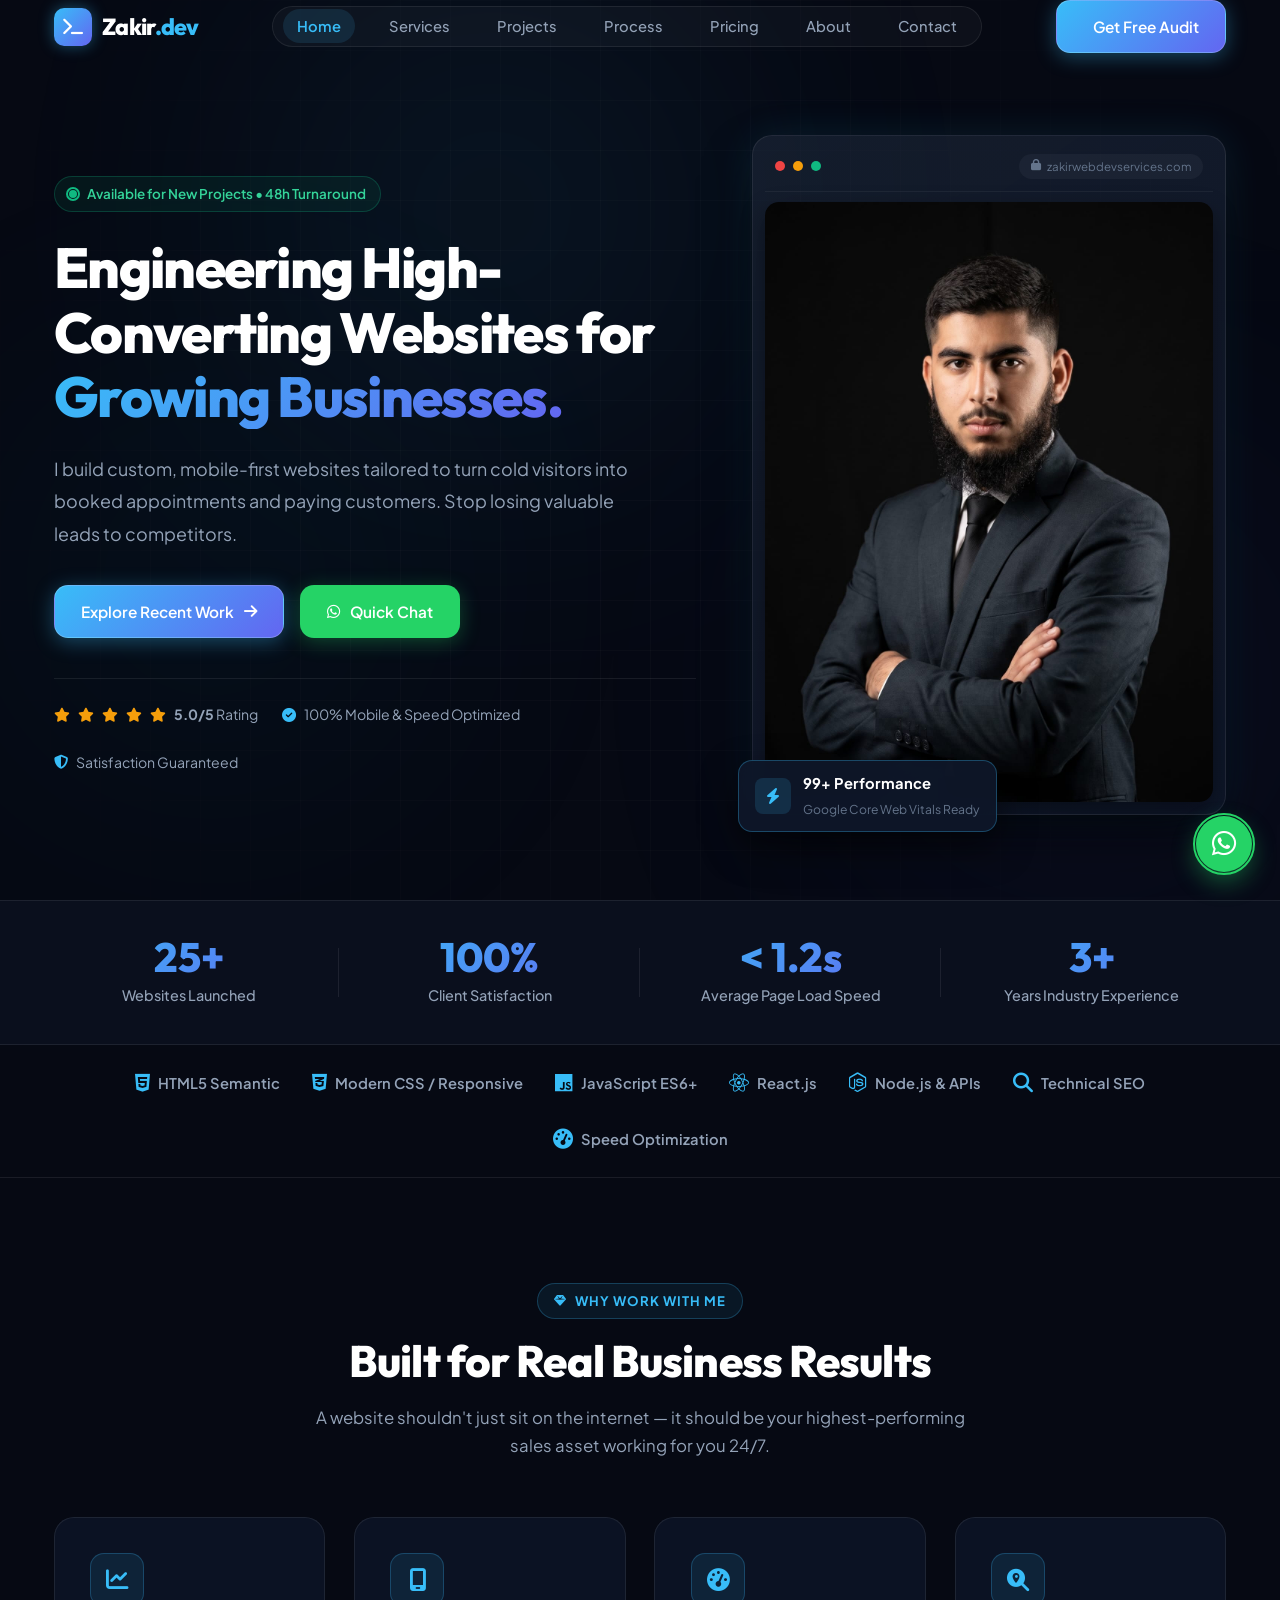
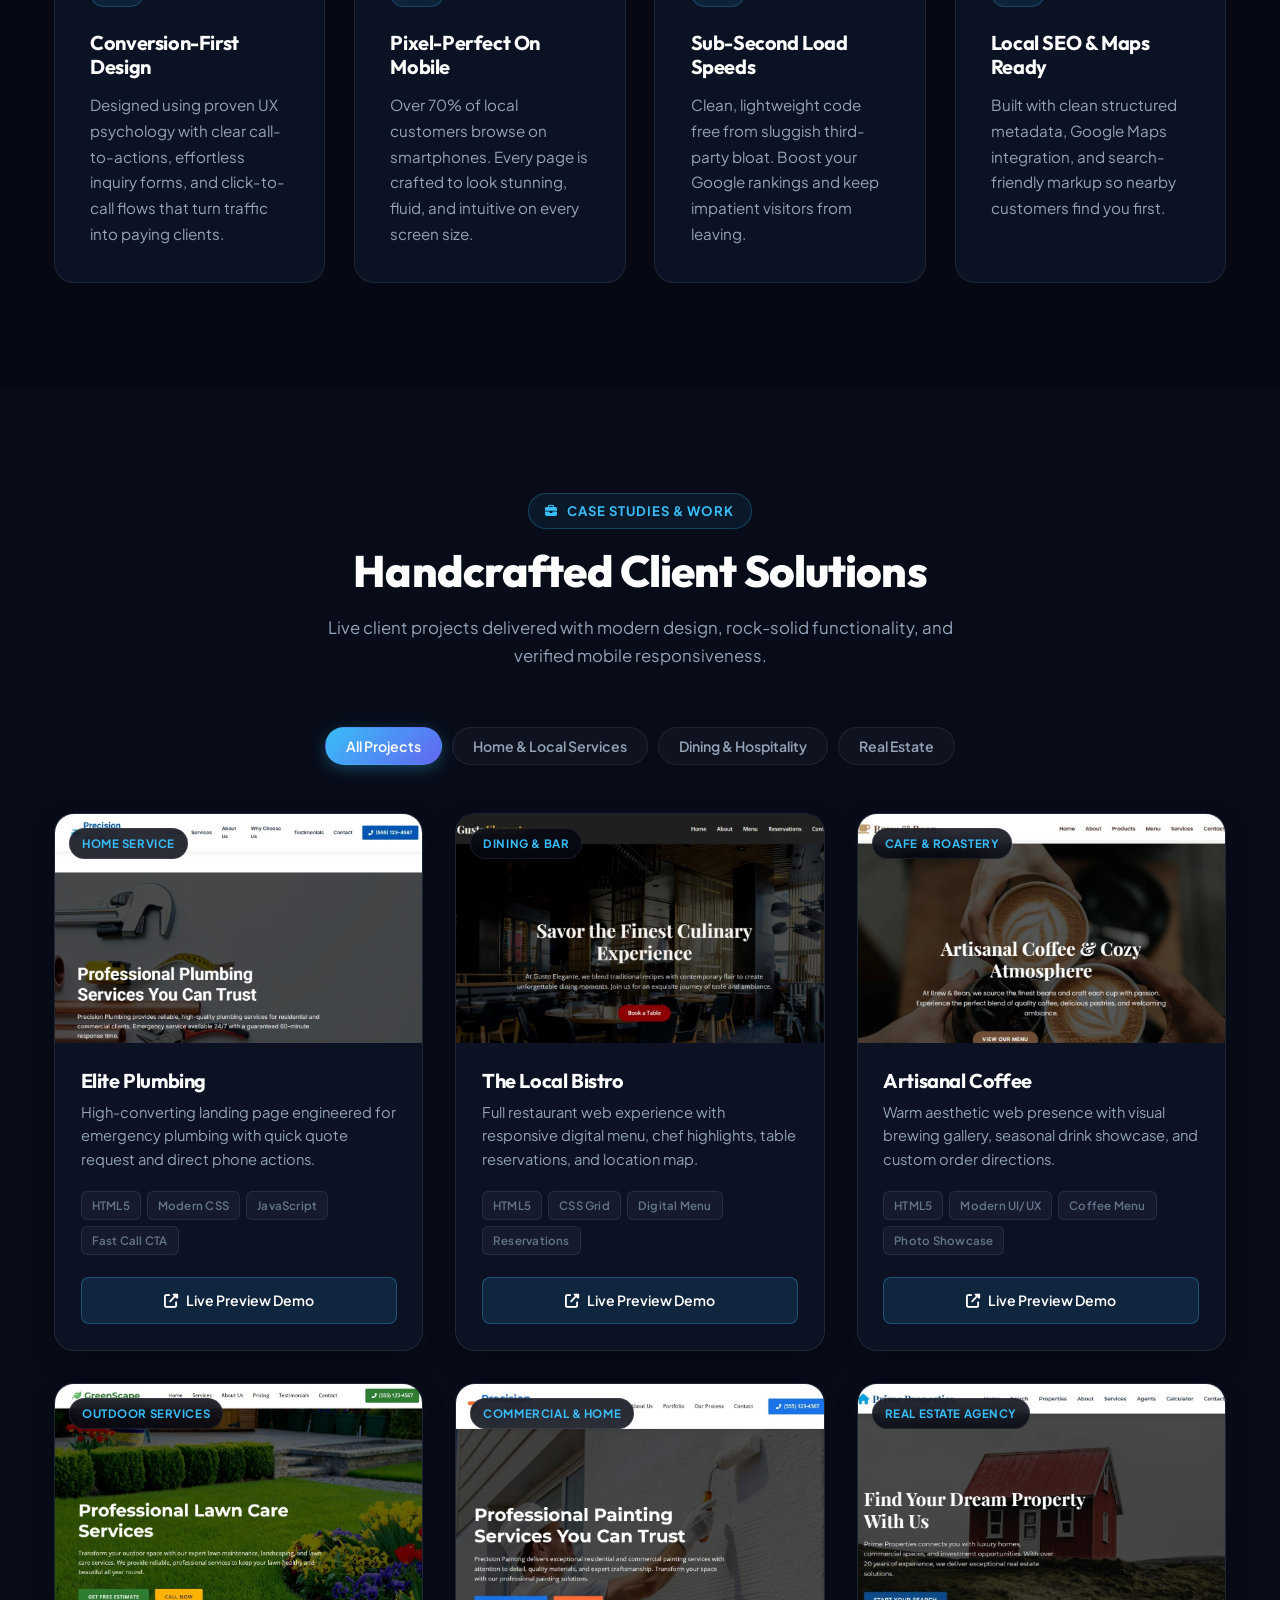
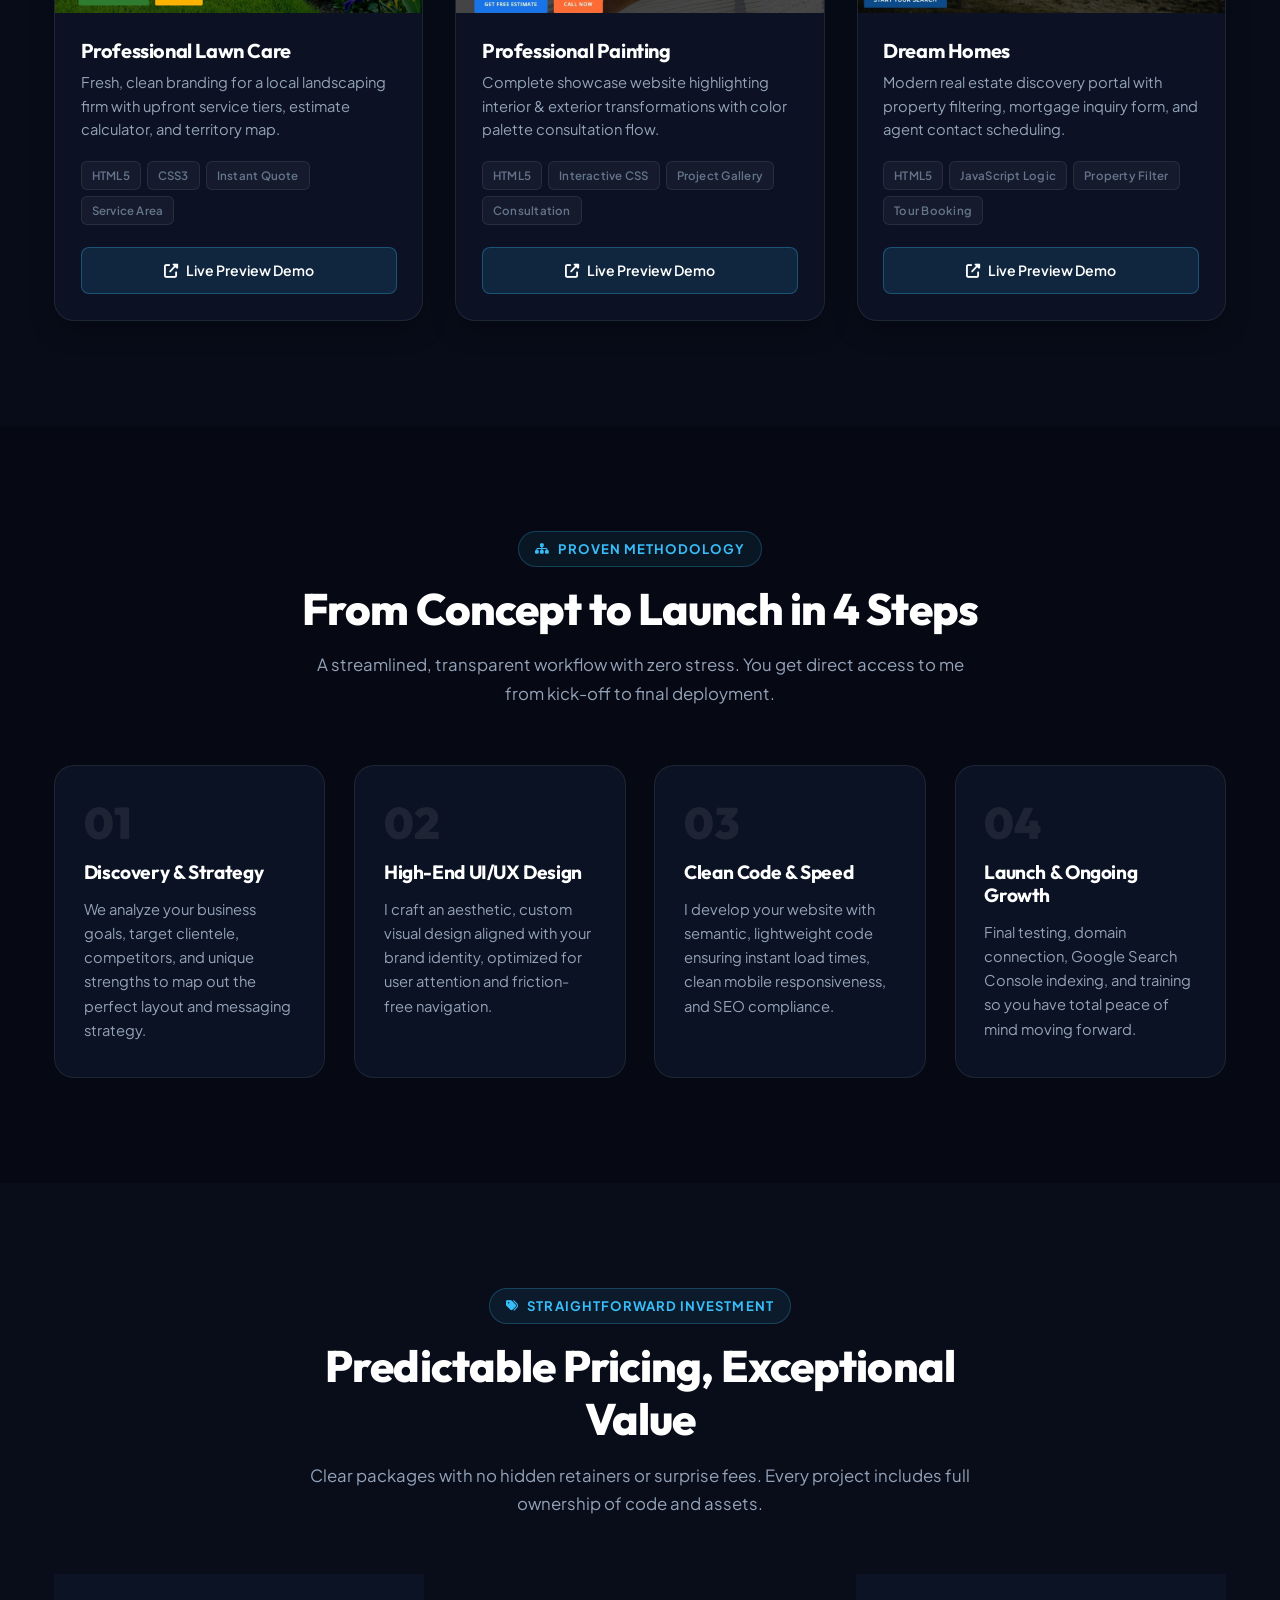
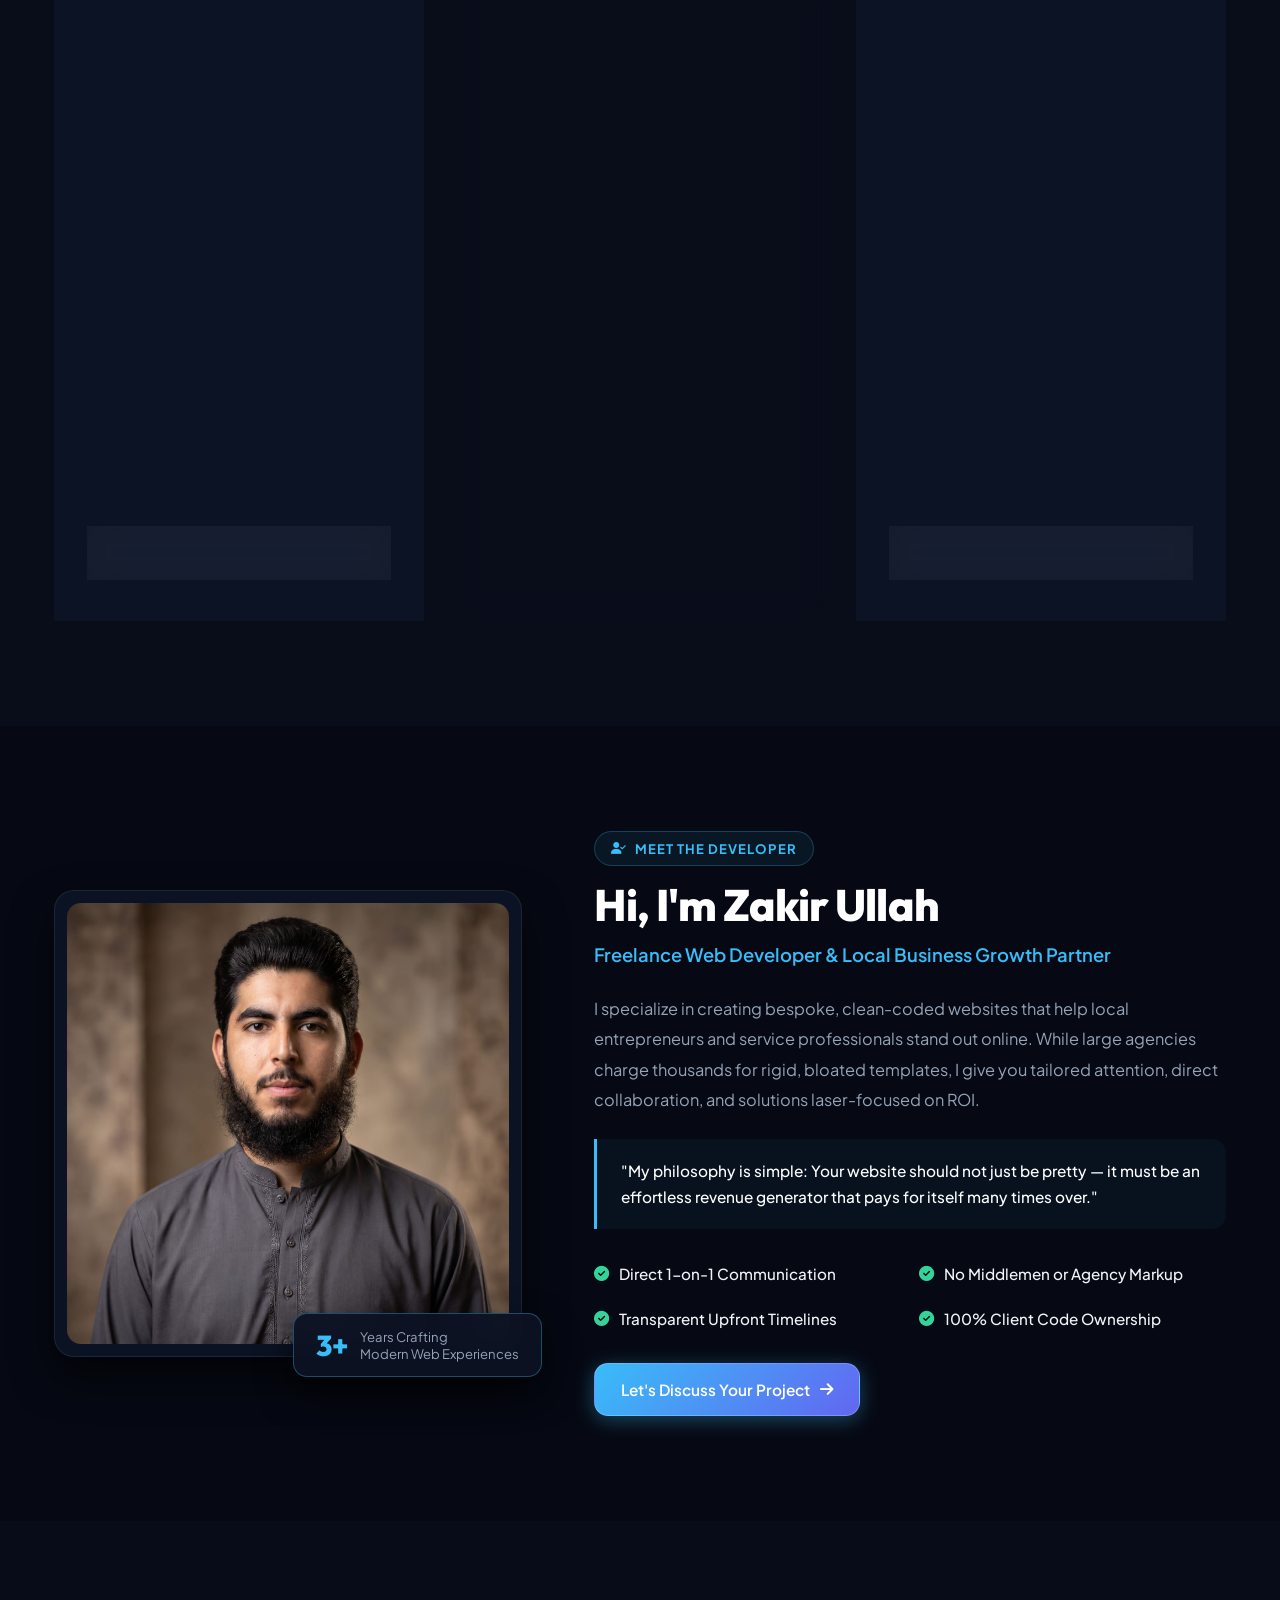
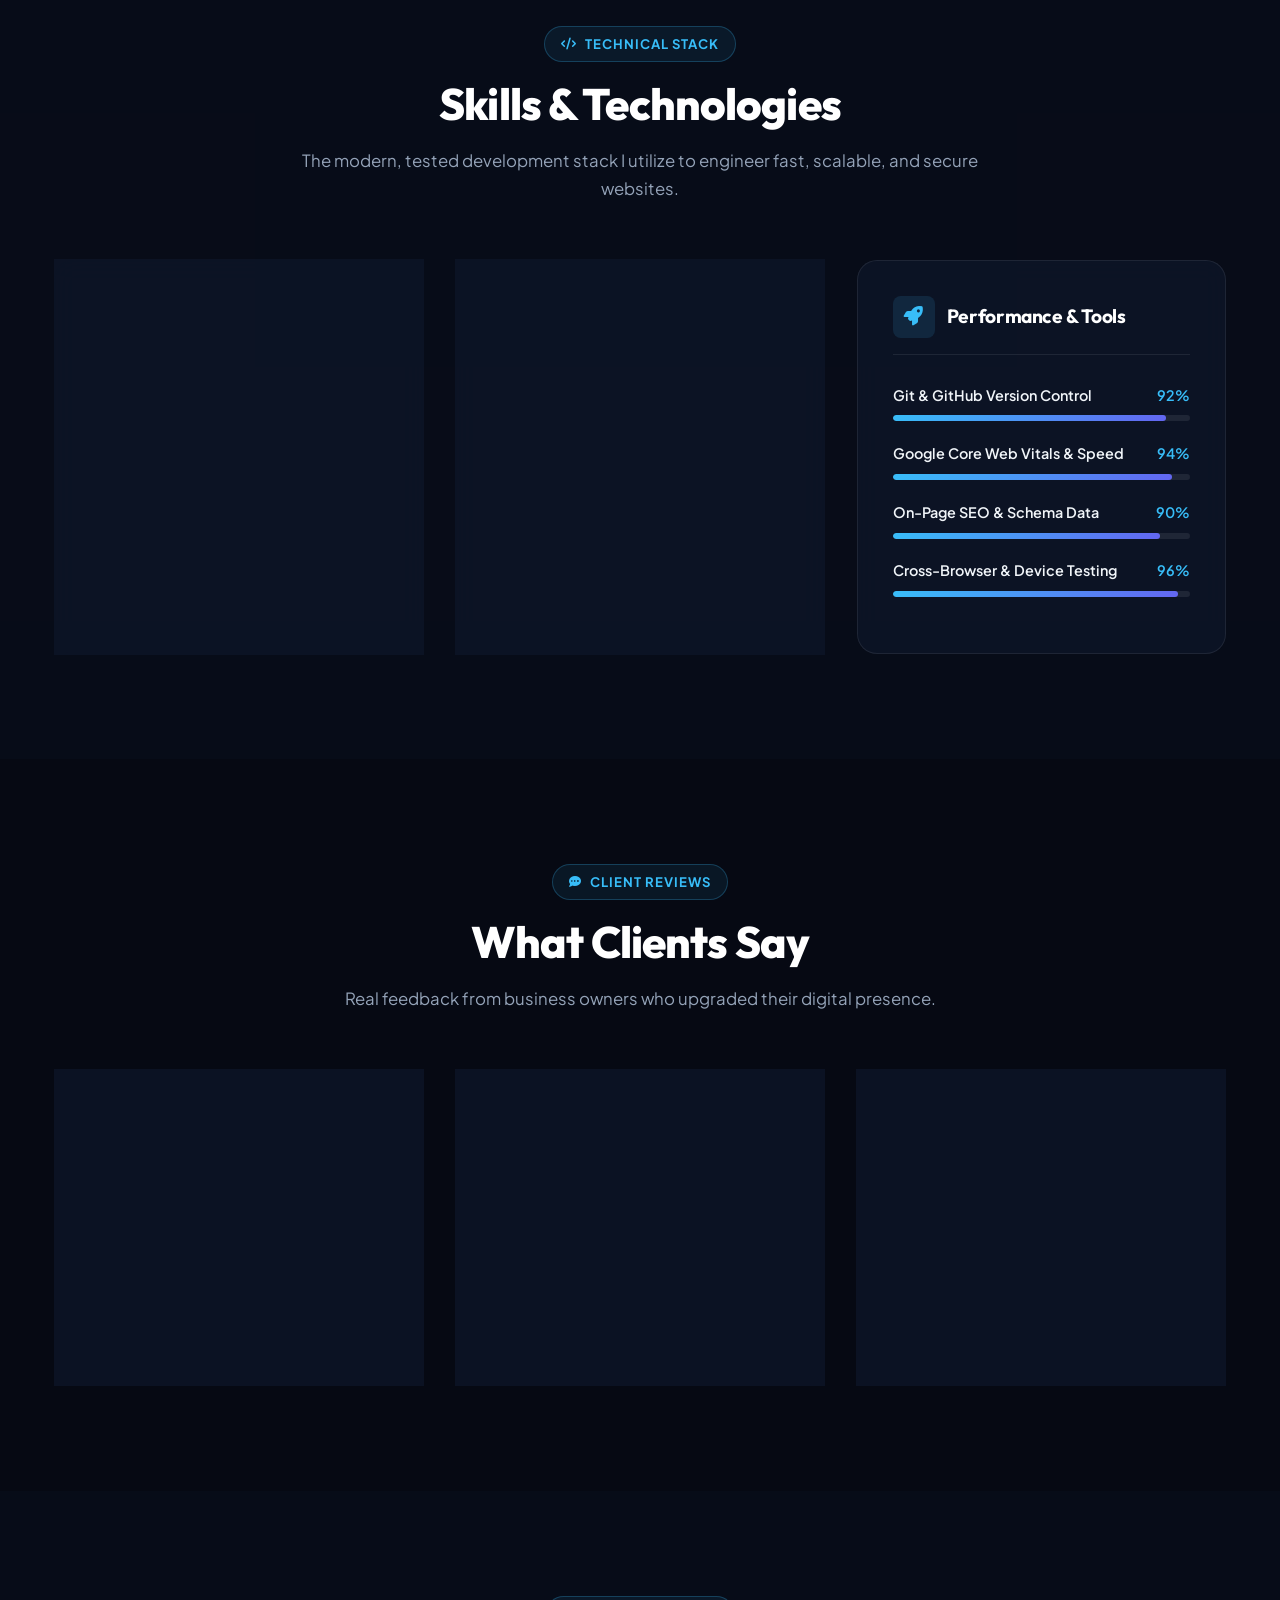
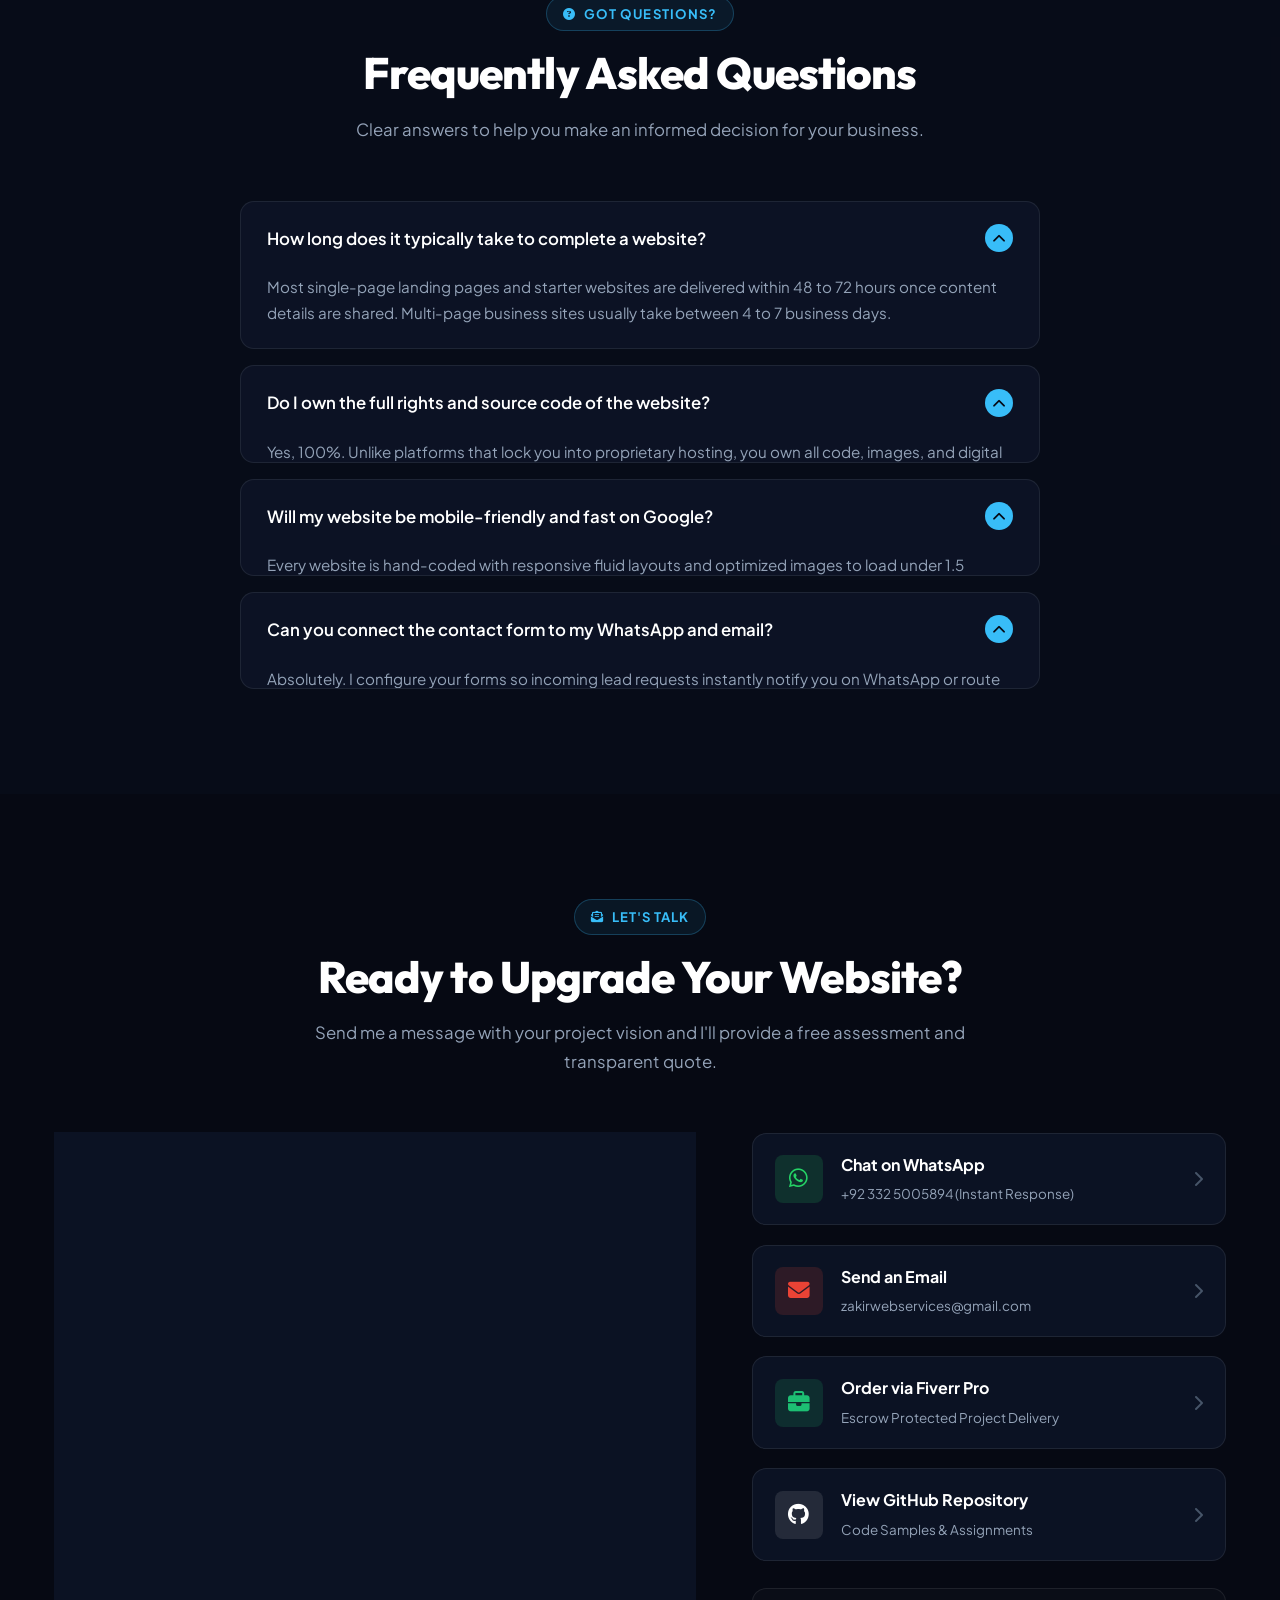
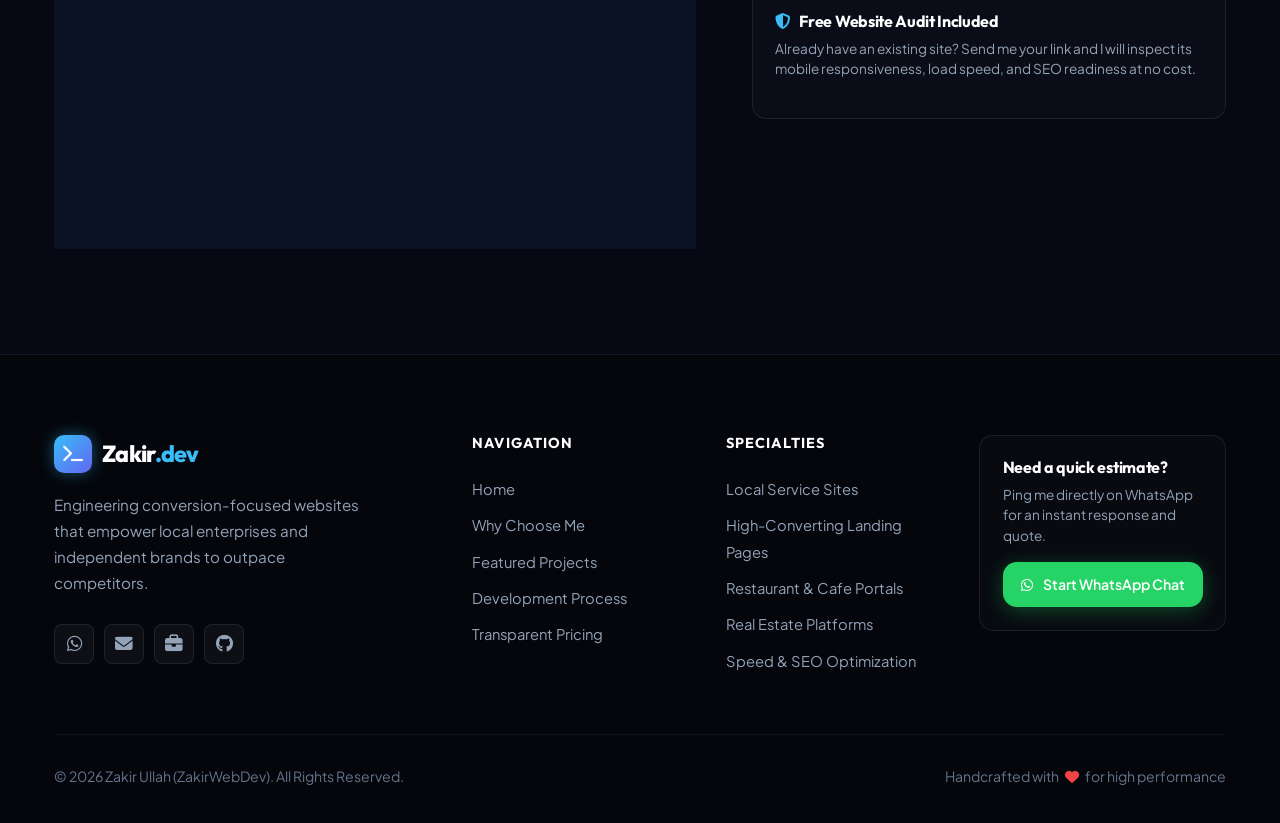
<file: 00 Zakir_Portfolio/index.html>
<!DOCTYPE html>
<html lang="en">

<head>
    <meta charset="UTF-8">
    <meta name="viewport" content="width=device-width, initial-scale=1.0">
    <meta name="description" content="Zakir Ullah — Senior Freelance Web Developer crafting bespoke, ultra-fast websites and conversion engines for local businesses and modern enterprises.">
    <title>Zakir Ullah | Senior Web Developer & Digital Solutions</title>

    <!-- Font Awesome Icons -->
    <link rel="stylesheet" href="https://cdnjs.cloudflare.com/ajax/libs/font-awesome/6.4.0/css/all.min.css">
    
    <!-- Custom Dark Luxury Theme -->
    <link rel="stylesheet" href="style.css">
</head>

<body>

    <!-- Ambient Dark Mesh Lighting Elements -->
    <div class="bg-ambient-lights" aria-hidden="true">
        <div class="ambient-light light-1"></div>
        <div class="ambient-light light-2"></div>
        <div class="ambient-light light-3"></div>
        <div class="bg-grid-overlay"></div>
    </div>

    <!-- ===== NAVIGATION BAR ===== -->
    <header id="navbar">
        <div class="container">
            <nav>
                <a href="#hero" class="brand-logo">
                    <div class="logo-badge">
                        <i class="fas fa-terminal"></i>
                    </div>
                    <span>Zakir<span class="accent">.dev</span></span>
                </a>

                <!-- Desktop & Mobile Navigation Links -->
                <ul class="nav-menu" id="nav-menu">
                    <li><a href="#hero" class="nav-link active">Home</a></li>
                    <li><a href="#services" class="nav-link">Services</a></li>
                    <li><a href="#portfolio" class="nav-link">Projects</a></li>
                    <li><a href="#process" class="nav-link">Process</a></li>
                    <li><a href="#pricing" class="nav-link">Pricing</a></li>
                    <li><a href="#about" class="nav-link">About</a></li>
                    <li><a href="#contact" class="nav-link">Contact</a></li>
                    <li class="mobile-nav-cta">
                        <a href="#contact" class="btn btn-primary" style="width: 100%;">
                            <i class="fas fa-paper-plane"></i> Get Free Audit
                        </a>
                    </li>
                </ul>

                <div class="nav-cta-wrapper">
                    <a href="#contact" class="btn btn-primary nav-desktop-btn">
                        <i class="fas fa-sparkles"></i> Get Free Audit
                    </a>
                    <button class="hamburger" id="hamburger" aria-label="Toggle navigation menu">
                        <span></span>
                        <span></span>
                        <span></span>
                    </button>
                </div>
            </nav>
        </div>
    </header>
    <div class="nav-backdrop" id="nav-backdrop"></div>

    <!-- ===== HERO SECTION ===== -->
    <section id="hero" class="hero">
        <div class="container">
            <div class="hero-grid">
                
                <!-- Left Content -->
                <div class="hero-content reveal">
                    <div class="hero-availability">
                        <span class="pulse-dot"></span>
                        <span>Available for New Projects • 48h Turnaround</span>
                    </div>

                    <h1 class="hero-title">
                        Engineering High-Converting Websites for 
                        <span class="gradient-text">Growing Businesses.</span>
                    </h1>

                    <p class="hero-desc">
                        I build custom, mobile-first websites tailored to turn cold visitors into booked appointments and paying customers. Stop losing valuable leads to competitors.
                    </p>

                    <div class="hero-actions">
                        <a href="#portfolio" class="btn btn-primary">
                            <span>Explore Recent Work</span>
                            <i class="fas fa-arrow-right"></i>
                        </a>
                        <a href="https://wa.me/923325005894" target="_blank" rel="noopener noreferrer" class="btn btn-whatsapp">
                            <i class="fab fa-whatsapp"></i>
                            <span>Quick Chat</span>
                        </a>
                    </div>

                    <div class="hero-proof">
                        <div class="proof-item">
                            <i class="fas fa-star"></i>
                            <i class="fas fa-star"></i>
                            <i class="fas fa-star"></i>
                            <i class="fas fa-star"></i>
                            <i class="fas fa-star"></i>
                            <span><strong>5.0/5</strong> Rating</span>
                        </div>
                        <div class="proof-item">
                            <i class="fas fa-check-circle icon-check"></i>
                            <span>100% Mobile &amp; Speed Optimized</span>
                        </div>
                        <div class="proof-item">
                            <i class="fas fa-shield-alt icon-check"></i>
                            <span>Satisfaction Guaranteed</span>
                        </div>
                    </div>
                </div>

                <!-- Right Adaptive Image Mockup -->
                <div class="hero-image-wrapper reveal">
                    <div class="hero-image-container">
                        <!-- Browser Window Chrome Mockup -->
                        <div class="browser-header-mockup">
                            <span class="browser-dot dot-red"></span>
                            <span class="browser-dot dot-yellow"></span>
                            <span class="browser-dot dot-green"></span>
                            <div class="browser-url-pill">
                                <i class="fas fa-lock"></i>
                                <span>zakirwebdevservices.com</span>
                            </div>
                        </div>

                        <!-- Adaptive Hero Image (Never cropped, dimensions adapt dynamically) -->
                        <img src="images/hero.jpeg" alt="Professional Web Design & Development" class="hero-img">

                        <!-- Floating Stat Badge -->
                        <div class="hero-floating-badge">
                            <div class="badge-icon">
                                <i class="fas fa-bolt"></i>
                            </div>
                            <div class="badge-text">
                                <strong>99+ Performance</strong>
                                <span>Google Core Web Vitals Ready</span>
                            </div>
                        </div>
                    </div>
                </div>

            </div>
        </div>
    </section>

    <!-- ===== STATS & METRICS RIBBON ===== -->
    <section class="stats-ribbon">
        <div class="container">
            <div class="stats-grid">
                <div class="stat-card reveal">
                    <div class="stat-val">25+</div>
                    <div class="stat-lbl">Websites Launched</div>
                </div>
                <div class="stat-card reveal">
                    <div class="stat-val">100%</div>
                    <div class="stat-lbl">Client Satisfaction</div>
                </div>
                <div class="stat-card reveal">
                    <div class="stat-val">&lt; 1.2s</div>
                    <div class="stat-lbl">Average Page Load Speed</div>
                </div>
                <div class="stat-card reveal">
                    <div class="stat-val">3+</div>
                    <div class="stat-lbl">Years Industry Experience</div>
                </div>
            </div>
        </div>
    </section>

    <!-- ===== TECH STACK TICKER ===== -->
    <div class="tech-strip">
        <div class="container">
            <div class="tech-ticker">
                <div class="tech-badge"><i class="fab fa-html5"></i> HTML5 Semantic</div>
                <div class="tech-badge"><i class="fab fa-css3-alt"></i> Modern CSS / Responsive</div>
                <div class="tech-badge"><i class="fab fa-js"></i> JavaScript ES6+</div>
                <div class="tech-badge"><i class="fab fa-react"></i> React.js</div>
                <div class="tech-badge"><i class="fab fa-node-js"></i> Node.js &amp; APIs</div>
                <div class="tech-badge"><i class="fas fa-search"></i> Technical SEO</div>
                <div class="tech-badge"><i class="fas fa-tachometer-alt"></i> Speed Optimization</div>
            </div>
        </div>
    </div>

    <!-- ===== CORE SERVICES / VALUE PILLARS ===== -->
    <section id="services" class="section-padding">
        <div class="container">
            <div class="section-header reveal">
                <div class="section-tag"><i class="fas fa-gem"></i> Why Work With Me</div>
                <h2 class="section-title">Built for Real Business Results</h2>
                <p class="section-subtitle">
                    A website shouldn't just sit on the internet — it should be your highest-performing sales asset working for you 24/7.
                </p>
            </div>

            <div class="features-grid">
                <div class="feature-card reveal">
                    <div class="feature-icon">
                        <i class="fas fa-chart-line"></i>
                    </div>
                    <h3>Conversion-First Design</h3>
                    <p>Designed using proven UX psychology with clear call-to-actions, effortless inquiry forms, and click-to-call flows that turn traffic into paying clients.</p>
                </div>

                <div class="feature-card reveal">
                    <div class="feature-icon">
                        <i class="fas fa-mobile-screen"></i>
                    </div>
                    <h3>Pixel-Perfect On Mobile</h3>
                    <p>Over 70% of local customers browse on smartphones. Every page is crafted to look stunning, fluid, and intuitive on every screen size.</p>
                </div>

                <div class="feature-card reveal">
                    <div class="feature-icon">
                        <i class="fas fa-gauge-high"></i>
                    </div>
                    <h3>Sub-Second Load Speeds</h3>
                    <p>Clean, lightweight code free from sluggish third-party bloat. Boost your Google rankings and keep impatient visitors from leaving.</p>
                </div>

                <div class="feature-card reveal">
                    <div class="feature-icon">
                        <i class="fas fa-magnifying-glass-location"></i>
                    </div>
                    <h3>Local SEO &amp; Maps Ready</h3>
                    <p>Built with clean structured metadata, Google Maps integration, and search-friendly markup so nearby customers find you first.</p>
                </div>
            </div>
        </div>
    </section>

    <!-- ===== FEATURED PORTFOLIO ===== -->
    <section id="portfolio" class="section-padding" style="background: rgba(12, 18, 34, 0.4);">
        <div class="container">
            <div class="section-header reveal">
                <div class="section-tag"><i class="fas fa-briefcase"></i> Case Studies &amp; Work</div>
                <h2 class="section-title">Handcrafted Client Solutions</h2>
                <p class="section-subtitle">
                    Live client projects delivered with modern design, rock-solid functionality, and verified mobile responsiveness.
                </p>
            </div>

            <!-- Interactive Category Filter -->
            <div class="portfolio-controls reveal">
                <button class="filter-btn active" data-filter="all">All Projects</button>
                <button class="filter-btn" data-filter="service">Home &amp; Local Services</button>
                <button class="filter-btn" data-filter="food">Dining &amp; Hospitality</button>
                <button class="filter-btn" data-filter="property">Real Estate</button>
            </div>

            <!-- Projects Grid -->
            <div class="portfolio-grid" id="portfolio-grid">
                
                <!-- Project 1: Elite Plumbing -->
                <article class="project-card reveal" data-category="service">
                    <div class="project-media">
                        <span class="project-category-tag">Home Service</span>
                        <img src="images/plumbing.jpeg" alt="Elite Plumbing Website Demo" class="project-image">
                    </div>
                    <div class="project-body">
                        <h3 class="project-title">Elite Plumbing</h3>
                        <p class="project-desc">High-converting landing page engineered for emergency plumbing with quick quote request and direct phone actions.</p>
                        <div class="project-tags">
                            <span class="tag-pill">HTML5</span>
                            <span class="tag-pill">Modern CSS</span>
                            <span class="tag-pill">JavaScript</span>
                            <span class="tag-pill">Fast Call CTA</span>
                        </div>
                        <div class="project-actions">
                            <a href="6 painting/index.html" class="project-btn" target="_blank" rel="noopener noreferrer">
                                <i class="fas fa-external-link-alt"></i> Live Preview Demo
                            </a>
                        </div>
                    </div>
                </article>

                <!-- Project 2: The Local Bistro -->
                <article class="project-card reveal" data-category="food">
                    <div class="project-media">
                        <span class="project-category-tag">Dining &amp; Bar</span>
                        <img src="images/resturent.jpeg" alt="The Local Bistro Restaurant Website Demo" class="project-image">
                    </div>
                    <div class="project-body">
                        <h3 class="project-title">The Local Bistro</h3>
                        <p class="project-desc">Full restaurant web experience with responsive digital menu, chef highlights, table reservations, and location map.</p>
                        <div class="project-tags">
                            <span class="tag-pill">HTML5</span>
                            <span class="tag-pill">CSS Grid</span>
                            <span class="tag-pill">Digital Menu</span>
                            <span class="tag-pill">Reservations</span>
                        </div>
                        <div class="project-actions">
                            <a href="1 resturent/index.html" class="project-btn" target="_blank" rel="noopener noreferrer">
                                <i class="fas fa-external-link-alt"></i> Live Preview Demo
                            </a>
                        </div>
                    </div>
                </article>

                <!-- Project 3: Artisanal Coffee -->
                <article class="project-card reveal" data-category="food">
                    <div class="project-media">
                        <span class="project-category-tag">Cafe &amp; Roastery</span>
                        <img src="images/coffee.jpeg" alt="Artisanal Coffee Shop Website Demo" class="project-image">
                    </div>
                    <div class="project-body">
                        <h3 class="project-title">Artisanal Coffee</h3>
                        <p class="project-desc">Warm aesthetic web presence with visual brewing gallery, seasonal drink showcase, and custom order directions.</p>
                        <div class="project-tags">
                            <span class="tag-pill">HTML5</span>
                            <span class="tag-pill">Modern UI/UX</span>
                            <span class="tag-pill">Coffee Menu</span>
                            <span class="tag-pill">Photo Showcase</span>
                        </div>
                        <div class="project-actions">
                            <a href="2 coffee shop/index.html" class="project-btn" target="_blank" rel="noopener noreferrer">
                                <i class="fas fa-external-link-alt"></i> Live Preview Demo
                            </a>
                        </div>
                    </div>
                </article>

                <!-- Project 4: Professional Lawn Care -->
                <article class="project-card reveal" data-category="service">
                    <div class="project-media">
                        <span class="project-category-tag">Outdoor Services</span>
                        <img src="images/lawncare.jpeg" alt="Professional Lawn Care Website Demo" class="project-image">
                    </div>
                    <div class="project-body">
                        <h3 class="project-title">Professional Lawn Care</h3>
                        <p class="project-desc">Fresh, clean branding for a local landscaping firm with upfront service tiers, estimate calculator, and territory map.</p>
                        <div class="project-tags">
                            <span class="tag-pill">HTML5</span>
                            <span class="tag-pill">CSS3</span>
                            <span class="tag-pill">Instant Quote</span>
                            <span class="tag-pill">Service Area</span>
                        </div>
                        <div class="project-actions">
                            <a href="5 lawn care/index.html" class="project-btn" target="_blank" rel="noopener noreferrer">
                                <i class="fas fa-external-link-alt"></i> Live Preview Demo
                            </a>
                        </div>
                    </div>
                </article>

                <!-- Project 5: Professional Painting -->
                <article class="project-card reveal" data-category="service">
                    <div class="project-media">
                        <span class="project-category-tag">Commercial &amp; Home</span>
                        <img src="images/paintig.jpeg" alt="Professional Painting Services Website Demo" class="project-image">
                    </div>
                    <div class="project-body">
                        <h3 class="project-title">Professional Painting</h3>
                        <p class="project-desc">Complete showcase website highlighting interior &amp; exterior transformations with color palette consultation flow.</p>
                        <div class="project-tags">
                            <span class="tag-pill">HTML5</span>
                            <span class="tag-pill">Interactive CSS</span>
                            <span class="tag-pill">Project Gallery</span>
                            <span class="tag-pill">Consultation</span>
                        </div>
                        <div class="project-actions">
                            <a href="6 painting/index.html" class="project-btn" target="_blank" rel="noopener noreferrer">
                                <i class="fas fa-external-link-alt"></i> Live Preview Demo
                            </a>
                        </div>
                    </div>
                </article>

                <!-- Project 6: Dream Homes -->
                <article class="project-card reveal" data-category="property">
                    <div class="project-media">
                        <span class="project-category-tag">Real Estate Agency</span>
                        <img src="images/realestate.jpeg" alt="Dream Homes Real Estate Website Demo" class="project-image">
                    </div>
                    <div class="project-body">
                        <h3 class="project-title">Dream Homes</h3>
                        <p class="project-desc">Modern real estate discovery portal with property filtering, mortgage inquiry form, and agent contact scheduling.</p>
                        <div class="project-tags">
                            <span class="tag-pill">HTML5</span>
                            <span class="tag-pill">JavaScript Logic</span>
                            <span class="tag-pill">Property Filter</span>
                            <span class="tag-pill">Tour Booking</span>
                        </div>
                        <div class="project-actions">
                            <a href="3 realstate/index.html" class="project-btn" target="_blank" rel="noopener noreferrer">
                                <i class="fas fa-external-link-alt"></i> Live Preview Demo
                            </a>
                        </div>
                    </div>
                </article>

            </div>
        </div>
    </section>

    <!-- ===== HOW I WORK / 4-STEP PROCESS ===== -->
    <section id="process" class="section-padding">
        <div class="container">
            <div class="section-header reveal">
                <div class="section-tag"><i class="fas fa-sitemap"></i> Proven Methodology</div>
                <h2 class="section-title">From Concept to Launch in 4 Steps</h2>
                <p class="section-subtitle">
                    A streamlined, transparent workflow with zero stress. You get direct access to me from kick-off to final deployment.
                </p>
            </div>

            <div class="process-grid">
                <div class="process-step reveal">
                    <div class="step-num">01</div>
                    <h3>Discovery &amp; Strategy</h3>
                    <p>We analyze your business goals, target clientele, competitors, and unique strengths to map out the perfect layout and messaging strategy.</p>
                </div>

                <div class="process-step reveal">
                    <div class="step-num">02</div>
                    <h3>High-End UI/UX Design</h3>
                    <p>I craft an aesthetic, custom visual design aligned with your brand identity, optimized for user attention and friction-free navigation.</p>
                </div>

                <div class="process-step reveal">
                    <div class="step-num">03</div>
                    <h3>Clean Code &amp; Speed</h3>
                    <p>I develop your website with semantic, lightweight code ensuring instant load times, clean mobile responsiveness, and SEO compliance.</p>
                </div>

                <div class="process-step reveal">
                    <div class="step-num">04</div>
                    <h3>Launch &amp; Ongoing Growth</h3>
                    <p>Final testing, domain connection, Google Search Console indexing, and training so you have total peace of mind moving forward.</p>
                </div>
            </div>
        </div>
    </section>

    <!-- ===== TRANSPARENT PRICING ===== -->
    <section id="pricing" class="section-padding" style="background: rgba(12, 18, 34, 0.5);">
        <div class="container">
            <div class="section-header reveal">
                <div class="section-tag"><i class="fas fa-tags"></i> Straightforward Investment</div>
                <h2 class="section-title">Predictable Pricing, Exceptional Value</h2>
                <p class="section-subtitle">
                    Clear packages with no hidden retainers or surprise fees. Every project includes full ownership of code and assets.
                </p>
            </div>

            <div class="pricing-grid">
                
                <!-- Tier 1: Starter -->
                <div class="pricing-card reveal">
                    <div class="plan-tier">Starter Launch</div>
                    <p class="plan-desc">Ideal for single-service pros and startups seeking an immediate, high-conversion landing page.</p>
                    <div class="price-wrap">
                        <span class="currency">$</span>
                        <span class="amount">99</span>
                        <span class="frequency">/ one-time</span>
                    </div>
                    <ul class="plan-features">
                        <li><i class="fas fa-check"></i> 1-Page High-Impact Landing Page</li>
                        <li><i class="fas fa-check"></i> 100% Mobile &amp; Tablet Responsive</li>
                        <li><i class="fas fa-check"></i> Direct WhatsApp &amp; Email Form</li>
                        <li><i class="fas fa-check"></i> Social Media &amp; Maps Integration</li>
                        <li><i class="fas fa-check"></i> Fast 48-Hour Turnaround</li>
                        <li><i class="fas fa-check"></i> 14 Days Free Post-Launch Support</li>
                    </ul>
                    <a href="#contact" class="btn btn-secondary plan-cta">Select Starter</a>
                </div>

                <!-- Tier 2: Business Standard (Featured) -->
                <div class="pricing-card featured reveal">
                    <div class="popular-badge">Most Popular Choice</div>
                    <div class="plan-tier">Business Standard</div>
                    <p class="plan-desc">The complete digital growth package for established local businesses ready to win market share.</p>
                    <div class="price-wrap">
                        <span class="currency">$</span>
                        <span class="amount">199</span>
                        <span class="frequency">/ one-time</span>
                    </div>
                    <ul class="plan-features">
                        <li><i class="fas fa-check"></i> Up to 5 Custom Designed Pages</li>
                        <li><i class="fas fa-check"></i> Advanced Mobile Optimization</li>
                        <li><i class="fas fa-check"></i> Local SEO &amp; Google Indexing Setup</li>
                        <li><i class="fas fa-check"></i> Interactive Appointment / Quote Form</li>
                        <li><i class="fas fa-check"></i> Speed Optimization (&lt; 1.5s load)</li>
                        <li><i class="fas fa-check"></i> 30 Days Free Dedicated Support</li>
                    </ul>
                    <a href="#contact" class="btn btn-primary plan-cta">Select Business Standard</a>
                </div>

                <!-- Tier 3: Premium E-Com -->
                <div class="pricing-card reveal">
                    <div class="plan-tier">Enterprise / Custom</div>
                    <p class="plan-desc">For growing brands requiring catalog management, online ordering, or advanced functionality.</p>
                    <div class="price-wrap">
                        <span class="currency">$</span>
                        <span class="amount">299</span>
                        <span class="frequency">/ one-time</span>
                    </div>
                    <ul class="plan-features">
                        <li><i class="fas fa-check"></i> Up to 10 Pages or CMS Integration</li>
                        <li><i class="fas fa-check"></i> E-Commerce / Menu / Booking System</li>
                        <li><i class="fas fa-check"></i> Advanced Technical SEO &amp; Schema</li>
                        <li><i class="fas fa-check"></i> Custom Animations &amp; Micro-Interactions</li>
                        <li><i class="fas fa-check"></i> Comprehensive Security Hardening</li>
                        <li><i class="fas fa-check"></i> 90 Days Free Maintenance &amp; Updates</li>
                    </ul>
                    <a href="#contact" class="btn btn-secondary plan-cta">Select Custom Plan</a>
                </div>

            </div>
        </div>
    </section>

    <!-- ===== ABOUT / FOUNDER SECTION ===== -->
    <section id="about" class="section-padding">
        <div class="container">
            <div class="about-grid">
                
                <!-- Profile Headshot Frame -->
                <div class="about-photo-wrap reveal">
                    <div class="about-photo-frame">
                        <img src="images/headshot.jpeg" alt="Zakir Ullah — Freelance Web Developer" class="about-img">
                    </div>
                    <div class="about-experience-card">
                        <strong>3+</strong>
                        <span>Years Crafting<br>Modern Web Experiences</span>
                    </div>
                </div>

                <!-- Bio Content -->
                <div class="about-content reveal">
                    <div class="section-tag"><i class="fas fa-user-check"></i> Meet The Developer</div>
                    <h2 class="section-title">Hi, I'm Zakir Ullah</h2>
                    <div class="about-role-title">Freelance Web Developer &amp; Local Business Growth Partner</div>

                    <p class="about-bio">
                        I specialize in creating bespoke, clean-coded websites that help local entrepreneurs and service professionals stand out online. While large agencies charge thousands for rigid, bloated templates, I give you tailored attention, direct collaboration, and solutions laser-focused on ROI.
                    </p>

                    <div class="about-highlights-box">
                        <p>
                            "My philosophy is simple: Your website should not just be pretty — it must be an effortless revenue generator that pays for itself many times over."
                        </p>
                    </div>

                    <div class="about-pillars">
                        <div class="pillar-item">
                            <i class="fas fa-check-circle"></i> Direct 1-on-1 Communication
                        </div>
                        <div class="pillar-item">
                            <i class="fas fa-check-circle"></i> No Middlemen or Agency Markup
                        </div>
                        <div class="pillar-item">
                            <i class="fas fa-check-circle"></i> Transparent Upfront Timelines
                        </div>
                        <div class="pillar-item">
                            <i class="fas fa-check-circle"></i> 100% Client Code Ownership
                        </div>
                    </div>

                    <div class="about-actions">
                        <a href="#contact" class="btn btn-primary">
                            <span>Let's Discuss Your Project</span>
                            <i class="fas fa-arrow-right"></i>
                        </a>
                    </div>
                </div>

            </div>
        </div>
    </section>

    <!-- ===== TECHNICAL SKILLS ===== -->
    <section id="skills" class="section-padding" style="background: rgba(12, 18, 34, 0.4);">
        <div class="container">
            <div class="section-header reveal">
                <div class="section-tag"><i class="fas fa-code"></i> Technical Stack</div>
                <h2 class="section-title">Skills &amp; Technologies</h2>
                <p class="section-subtitle">
                    The modern, tested development stack I utilize to engineer fast, scalable, and secure websites.
                </p>
            </div>

            <div class="skills-grid">
                
                <!-- Frontend -->
                <div class="skill-category-card reveal">
                    <div class="category-header">
                        <div class="category-icon"><i class="fas fa-laptop-code"></i></div>
                        <h3>Frontend Architecture</h3>
                    </div>
                    <div class="skill-item">
                        <div class="skill-info"><span>HTML5 &amp; Semantic Web</span><span>95%</span></div>
                        <div class="skill-bar-track"><div class="skill-bar-fill" data-width="95%"></div></div>
                    </div>
                    <div class="skill-item">
                        <div class="skill-info"><span>Modern CSS3 &amp; Flex/Grid</span><span>95%</span></div>
                        <div class="skill-bar-track"><div class="skill-bar-fill" data-width="95%"></div></div>
                    </div>
                    <div class="skill-item">
                        <div class="skill-info"><span>JavaScript (ES6+)</span><span>90%</span></div>
                        <div class="skill-bar-track"><div class="skill-bar-fill" data-width="90%"></div></div>
                    </div>
                    <div class="skill-item">
                        <div class="skill-info"><span>React.js</span><span>85%</span></div>
                        <div class="skill-bar-track"><div class="skill-bar-fill" data-width="85%"></div></div>
                    </div>
                </div>

                <!-- Backend & APIs -->
                <div class="skill-category-card reveal">
                    <div class="category-header">
                        <div class="category-icon"><i class="fas fa-server"></i></div>
                        <h3>Backend &amp; Integrations</h3>
                    </div>
                    <div class="skill-item">
                        <div class="skill-info"><span>Node.js &amp; Express</span><span>82%</span></div>
                        <div class="skill-bar-track"><div class="skill-bar-fill" data-width="82%"></div></div>
                    </div>
                    <div class="skill-item">
                        <div class="skill-info"><span>RESTful API Integration</span><span>90%</span></div>
                        <div class="skill-bar-track"><div class="skill-bar-fill" data-width="90%"></div></div>
                    </div>
                    <div class="skill-item">
                        <div class="skill-info"><span>MongoDB / Database Basics</span><span>85%</span></div>
                        <div class="skill-bar-track"><div class="skill-bar-fill" data-width="85%"></div></div>
                    </div>
                    <div class="skill-item">
                        <div class="skill-info"><span>Webhook &amp; Form Automation</span><span>88%</span></div>
                        <div class="skill-bar-track"><div class="skill-bar-fill" data-width="88%"></div></div>
                    </div>
                </div>

                <!-- Workflow & Optimization -->
                <div class="skill-category-card reveal">
                    <div class="category-header">
                        <div class="category-icon"><i class="fas fa-rocket"></i></div>
                        <h3>Performance &amp; Tools</h3>
                    </div>
                    <div class="skill-item">
                        <div class="skill-info"><span>Git &amp; GitHub Version Control</span><span>92%</span></div>
                        <div class="skill-bar-track"><div class="skill-bar-fill" data-width="92%"></div></div>
                    </div>
                    <div class="skill-item">
                        <div class="skill-info"><span>Google Core Web Vitals &amp; Speed</span><span>94%</span></div>
                        <div class="skill-bar-track"><div class="skill-bar-fill" data-width="94%"></div></div>
                    </div>
                    <div class="skill-item">
                        <div class="skill-info"><span>On-Page SEO &amp; Schema Data</span><span>90%</span></div>
                        <div class="skill-bar-track"><div class="skill-bar-fill" data-width="90%"></div></div>
                    </div>
                    <div class="skill-item">
                        <div class="skill-info"><span>Cross-Browser &amp; Device Testing</span><span>96%</span></div>
                        <div class="skill-bar-track"><div class="skill-bar-fill" data-width="96%"></div></div>
                    </div>
                </div>

            </div>
        </div>
    </section>

    <!-- ===== CLIENT TESTIMONIALS ===== -->
    <section class="section-padding">
        <div class="container">
            <div class="section-header reveal">
                <div class="section-tag"><i class="fas fa-comment-dots"></i> Client Reviews</div>
                <h2 class="section-title">What Clients Say</h2>
                <p class="section-subtitle">
                    Real feedback from business owners who upgraded their digital presence.
                </p>
            </div>

            <div class="testimonials-grid">
                <div class="testimonial-card reveal">
                    <div class="star-rating">
                        <i class="fas fa-star"></i><i class="fas fa-star"></i><i class="fas fa-star"></i><i class="fas fa-star"></i><i class="fas fa-star"></i>
                    </div>
                    <p class="testimonial-text">
                        "Zakir rebuilt our plumbing landing page from scratch. Within 3 weeks of launching, our phone calls from mobile visitors went up by nearly 65%. Clear communication and super fast!"
                    </p>
                    <div class="testimonial-client">
                        <div class="client-avatar">EP</div>
                        <div class="client-meta">
                            <strong>Mark R.</strong>
                            <span>Elite Plumbing Owner</span>
                        </div>
                    </div>
                </div>

                <div class="testimonial-card reveal">
                    <div class="star-rating">
                        <i class="fas fa-star"></i><i class="fas fa-star"></i><i class="fas fa-star"></i><i class="fas fa-star"></i><i class="fas fa-star"></i>
                    </div>
                    <p class="testimonial-text">
                        "Our bistro website looks stunning. Our customers constantly compliment how easy it is to view our dinner specials and reserve a table. Professional work done in record time."
                    </p>
                    <div class="testimonial-client">
                        <div class="client-avatar">LB</div>
                        <div class="client-meta">
                            <strong>Elena S.</strong>
                            <span>General Manager, The Local Bistro</span>
                        </div>
                    </div>
                </div>

                <div class="testimonial-card reveal">
                    <div class="star-rating">
                        <i class="fas fa-star"></i><i class="fas fa-star"></i><i class="fas fa-star"></i><i class="fas fa-star"></i><i class="fas fa-star"></i>
                    </div>
                    <p class="testimonial-text">
                        "If you need a reliable developer who actually listens to what you need without confusing jargon, Zakir is the one. The site is clean, quick, and ranks high on local searches."
                    </p>
                    <div class="testimonial-client">
                        <div class="client-avatar">LC</div>
                        <div class="client-meta">
                            <strong>David K.</strong>
                            <span>GreenCare Solutions</span>
                        </div>
                    </div>
                </div>
            </div>
        </div>
    </section>

    <!-- ===== FAQ SECTION ===== -->
    <section class="section-padding" style="background: rgba(12, 18, 34, 0.4);">
        <div class="container">
            <div class="section-header reveal">
                <div class="section-tag"><i class="fas fa-question-circle"></i> Got Questions?</div>
                <h2 class="section-title">Frequently Asked Questions</h2>
                <p class="section-subtitle">
                    Clear answers to help you make an informed decision for your business.
                </p>
            </div>

            <div class="faq-wrap">
                <div class="faq-item reveal">
                    <button class="faq-question">
                        <span>How long does it typically take to complete a website?</span>
                        <div class="faq-icon"><i class="fas fa-chevron-down"></i></div>
                    </button>
                    <div class="faq-answer">
                        <p>Most single-page landing pages and starter websites are delivered within 48 to 72 hours once content details are shared. Multi-page business sites usually take between 4 to 7 business days.</p>
                    </div>
                </div>

                <div class="faq-item reveal">
                    <button class="faq-question">
                        <span>Do I own the full rights and source code of the website?</span>
                        <div class="faq-icon"><i class="fas fa-chevron-down"></i></div>
                    </button>
                    <div class="faq-answer">
                        <p>Yes, 100%. Unlike platforms that lock you into proprietary hosting, you own all code, images, and digital assets outright. You are free to host it anywhere you like.</p>
                    </div>
                </div>

                <div class="faq-item reveal">
                    <button class="faq-question">
                        <span>Will my website be mobile-friendly and fast on Google?</span>
                        <div class="faq-icon"><i class="fas fa-chevron-down"></i></div>
                    </button>
                    <div class="faq-answer">
                        <p>Every website is hand-coded with responsive fluid layouts and optimized images to load under 1.5 seconds, ensuring top marks on Google Core Web Vitals and lower customer drop-off.</p>
                    </div>
                </div>

                <div class="faq-item reveal">
                    <button class="faq-question">
                        <span>Can you connect the contact form to my WhatsApp and email?</span>
                        <div class="faq-icon"><i class="fas fa-chevron-down"></i></div>
                    </button>
                    <div class="faq-answer">
                        <p>Absolutely. I configure your forms so incoming lead requests instantly notify you on WhatsApp or route directly to your business inbox with zero missed inquiries.</p>
                    </div>
                </div>
            </div>
        </div>
    </section>

    <!-- ===== CONTACT SECTION ===== -->
    <section id="contact" class="section-padding">
        <div class="container">
            <div class="section-header reveal">
                <div class="section-tag"><i class="fas fa-envelope-open-text"></i> Let's Talk</div>
                <h2 class="section-title">Ready to Upgrade Your Website?</h2>
                <p class="section-subtitle">
                    Send me a message with your project vision and I'll provide a free assessment and transparent quote.
                </p>
            </div>

            <div class="contact-grid">
                
                <!-- Left: Interactive WhatsApp Direct Form -->
                <div class="contact-card-glass reveal">
                    <h3 class="contact-form-title">Send a Direct Project Inquiry</h3>
                    <p class="contact-form-desc">Fill out this quick form — it formats directly into a WhatsApp chat for immediate response.</p>

                    <form id="whatsapp-inquiry-form">
                        <!-- Project Type Chips -->
                        <label style="display:block; font-size: 0.86rem; font-weight:600; margin-bottom: 0.6rem; color: var(--text-primary);">
                            Select Your Project Type:
                        </label>
                        <div class="project-type-chips">
                            <label class="chip-label">
                                <input type="radio" name="project_type" value="New Website" checked>
                                <span class="chip-box"><i class="fas fa-globe"></i> New Website</span>
                            </label>
                            <label class="chip-label">
                                <input type="radio" name="project_type" value="Redesign">
                                <span class="chip-box"><i class="fas fa-sync-alt"></i> Redesign</span>
                            </label>
                            <label class="chip-label">
                                <input type="radio" name="project_type" value="Landing Page">
                                <span class="chip-box"><i class="fas fa-file-alt"></i> Landing Page</span>
                            </label>
                            <label class="chip-label">
                                <input type="radio" name="project_type" value="Speed / SEO Fix">
                                <span class="chip-box"><i class="fas fa-tachometer-alt"></i> Speed / SEO</span>
                            </label>
                        </div>

                        <div class="form-row">
                            <div class="form-group">
                                <label for="client_name">Your Name</label>
                                <input type="text" id="client_name" class="form-input" placeholder="e.g. John Smith" required>
                            </div>
                            <div class="form-group">
                                <label for="client_business">Business Name / Type</label>
                                <input type="text" id="client_business" class="form-input" placeholder="e.g. Smith Plumbing" required>
                            </div>
                        </div>

                        <div class="form-group">
                            <label for="client_email">Your Email Address</label>
                            <input type="email" id="client_email" class="form-input" placeholder="john@example.com" required>
                        </div>

                        <div class="form-group">
                            <label for="client_details">Project Overview &amp; Goals</label>
                            <textarea id="client_details" class="form-textarea" rows="4" placeholder="Tell me about what you need, your target launch date, and any links to sites you like..." required></textarea>
                        </div>

                        <button type="submit" class="btn btn-whatsapp" style="width: 100%;">
                            <i class="fab fa-whatsapp"></i>
                            <span>Send Message Directly via WhatsApp</span>
                        </button>
                    </form>
                </div>

                <!-- Right: Channels & Direct Links -->
                <div class="contact-channels reveal">
                    <!-- WhatsApp -->
                    <a href="https://wa.me/923325005894" target="_blank" rel="noopener noreferrer" class="contact-channel-card">
                        <div class="channel-icon wa">
                            <i class="fab fa-whatsapp"></i>
                        </div>
                        <div class="channel-info">
                            <strong>Chat on WhatsApp</strong>
                            <span>+92 332 5005894 (Instant Response)</span>
                        </div>
                        <i class="fas fa-chevron-right channel-arrow"></i>
                    </a>

                    <!-- Email -->
                    <a href="mailto:zakirwebservices@gmail.com" class="contact-channel-card">
                        <div class="channel-icon mail">
                            <i class="fas fa-envelope"></i>
                        </div>
                        <div class="channel-info">
                            <strong>Send an Email</strong>
                            <span>zakirwebservices@gmail.com</span>
                        </div>
                        <i class="fas fa-chevron-right channel-arrow"></i>
                    </a>

                    <!-- Fiverr -->
                    <a href="http://www.fiverr.com/s/wkjDwpA" target="_blank" rel="noopener noreferrer" class="contact-channel-card">
                        <div class="channel-icon fiverr">
                            <i class="fas fa-briefcase"></i>
                        </div>
                        <div class="channel-info">
                            <strong>Order via Fiverr Pro</strong>
                            <span>Escrow Protected Project Delivery</span>
                        </div>
                        <i class="fas fa-chevron-right channel-arrow"></i>
                    </a>

                    <!-- GitHub -->
                    <a href="https://github.com/Zakir1713/Javascript-assignments" target="_blank" rel="noopener noreferrer" class="contact-channel-card">
                        <div class="channel-icon github">
                            <i class="fab fa-github"></i>
                        </div>
                        <div class="channel-info">
                            <strong>View GitHub Repository</strong>
                            <span>Code Samples &amp; Assignments</span>
                        </div>
                        <i class="fas fa-chevron-right channel-arrow"></i>
                    </a>

                    <!-- Assurance Box -->
                    <div class="audit-callout" style="margin-top: 0.5rem;">
                        <h4><i class="fas fa-shield-halved" style="color: var(--accent-cyan); margin-right: 6px;"></i> Free Website Audit Included</h4>
                        <p>Already have an existing site? Send me your link and I will inspect its mobile responsiveness, load speed, and SEO readiness at no cost.</p>
                    </div>
                </div>

            </div>
        </div>
    </section>

    <!-- ===== FOOTER ===== -->
    <footer>
        <div class="container">
            <div class="footer-top">
                <div>
                    <a href="#hero" class="brand-logo">
                        <div class="logo-badge">
                            <i class="fas fa-terminal"></i>
                        </div>
                        <span>Zakir<span class="accent">.dev</span></span>
                    </a>
                    <p class="footer-desc">
                        Engineering conversion-focused websites that empower local enterprises and independent brands to outpace competitors.
                    </p>
                    <div class="footer-social-links">
                        <a href="https://wa.me/923325005894" target="_blank" rel="noopener noreferrer" class="social-btn" title="WhatsApp"><i class="fab fa-whatsapp"></i></a>
                        <a href="mailto:zakirwebservices@gmail.com" class="social-btn" title="Email"><i class="fas fa-envelope"></i></a>
                        <a href="http://www.fiverr.com/s/wkjDwpA" target="_blank" rel="noopener noreferrer" class="social-btn" title="Fiverr"><i class="fas fa-briefcase"></i></a>
                        <a href="https://github.com/Zakir1713/Javascript-assignments" target="_blank" rel="noopener noreferrer" class="social-btn" title="GitHub"><i class="fab fa-github"></i></a>
                    </div>
                </div>

                <div>
                    <h4 class="footer-title">Navigation</h4>
                    <ul class="footer-links">
                        <li><a href="#hero">Home</a></li>
                        <li><a href="#services">Why Choose Me</a></li>
                        <li><a href="#portfolio">Featured Projects</a></li>
                        <li><a href="#process">Development Process</a></li>
                        <li><a href="#pricing">Transparent Pricing</a></li>
                    </ul>
                </div>

                <div>
                    <h4 class="footer-title">Specialties</h4>
                    <ul class="footer-links">
                        <li><a href="#pricing">Local Service Sites</a></li>
                        <li><a href="#pricing">High-Converting Landing Pages</a></li>
                        <li><a href="#pricing">Restaurant &amp; Cafe Portals</a></li>
                        <li><a href="#pricing">Real Estate Platforms</a></li>
                        <li><a href="#pricing">Speed &amp; SEO Optimization</a></li>
                    </ul>
                </div>

                <div>
                    <div class="audit-callout">
                        <h4>Need a quick estimate?</h4>
                        <p>Ping me directly on WhatsApp for an instant response and quote.</p>
                        <a href="https://wa.me/923325005894" target="_blank" rel="noopener noreferrer" class="btn btn-whatsapp" style="width: 100%; font-size: 0.88rem; padding: 10px 16px;">
                            <i class="fab fa-whatsapp"></i> Start WhatsApp Chat
                        </a>
                    </div>
                </div>
            </div>

            <div class="footer-bottom">
                <p>&copy; 2026 Zakir Ullah (ZakirWebDev). All Rights Reserved.</p>
                <div>Handcrafted with <i class="fas fa-heart" style="color: #ef4444; margin: 0 4px;"></i> for high performance</div>
            </div>
        </div>
    </footer>

    <!-- Floating Action Elements -->
    <a href="https://wa.me/923325005894" target="_blank" rel="noopener noreferrer" class="floating-whatsapp" title="Quick WhatsApp Chat" aria-label="Chat on WhatsApp">
        <span class="ping"></span>
        <i class="fab fa-whatsapp"></i>
    </a>

    <button class="back-to-top" id="backToTop" aria-label="Back to Top">
        <i class="fas fa-arrow-up"></i>
    </button>

    <!-- ===== CLIENT LOGIC & INTERACTIONS ===== -->
    <script>
        // --- 1. Mobile Menu Drawer ---
        const hamburger   = document.getElementById('hamburger');
        const navMenu     = document.getElementById('nav-menu');
        const navBackdrop = document.getElementById('nav-backdrop');

        function toggleMenu(forceState) {
            const shouldOpen = forceState !== undefined ? forceState : !navMenu.classList.contains('open');
            hamburger.classList.toggle('open', shouldOpen);
            navMenu.classList.toggle('open', shouldOpen);
            if (navBackdrop) navBackdrop.classList.toggle('open', shouldOpen);
            document.body.classList.toggle('menu-open', shouldOpen);
        }

        hamburger.addEventListener('click', () => toggleMenu());
        if (navBackdrop) navBackdrop.addEventListener('click', () => toggleMenu(false));

        // Close on Esc key
        document.addEventListener('keydown', (e) => {
            if (e.key === 'Escape' && navMenu.classList.contains('open')) {
                toggleMenu(false);
            }
        });

        // Close when any link inside nav-menu is clicked (including mobile-nav-cta)
        navMenu.querySelectorAll('a').forEach(link => {
            link.addEventListener('click', () => toggleMenu(false));
        });

        // Auto-close on resize to desktop
        window.addEventListener('resize', () => {
            if (window.innerWidth > 992 && navMenu.classList.contains('open')) {
                toggleMenu(false);
            }
        });

        // --- 2. Sticky Glass Navbar & Back to Top Visibility ---
        const navbar    = document.getElementById('navbar');
        const backToTop = document.getElementById('backToTop');

        window.addEventListener('scroll', () => {
            if (window.scrollY > 40) {
                navbar.classList.add('scrolled');
            } else {
                navbar.classList.remove('scrolled');
            }

            if (window.scrollY > 450) {
                backToTop.classList.add('visible');
            } else {
                backToTop.classList.remove('visible');
            }
        });

        backToTop.addEventListener('click', () => {
            window.scrollTo({ top: 0, behavior: 'smooth' });
        });

        // --- 3. Active Nav Link on Scroll ---
        const trackedSections = document.querySelectorAll('section[id]');
        const menuLinks       = document.querySelectorAll('.nav-link');

        window.addEventListener('scroll', () => {
            let currentId = '';
            trackedSections.forEach(section => {
                const sectionTop = section.offsetTop - 120;
                if (window.scrollY >= sectionTop) {
                    currentId = section.getAttribute('id');
                }
            });

            menuLinks.forEach(link => {
                link.classList.remove('active');
                if (link.getAttribute('href') === `#${currentId}`) {
                    link.classList.add('active');
                }
            });
        });

        // --- 4. Portfolio Filter System ---
        const filterBtns   = document.querySelectorAll('.filter-btn');
        const projectCards = document.querySelectorAll('.project-card');

        filterBtns.forEach(btn => {
            btn.addEventListener('click', () => {
                filterBtns.forEach(b => b.classList.remove('active'));
                btn.classList.add('active');

                const filterValue = btn.getAttribute('data-filter');

                projectCards.forEach(card => {
                    const cardCategory = card.getAttribute('data-category');
                    if (filterValue === 'all' || filterValue === cardCategory) {
                        card.style.display = 'flex';
                        setTimeout(() => {
                            card.style.opacity = '1';
                            card.style.transform = 'translateY(0)';
                        }, 50);
                    } else {
                        card.style.opacity = '0';
                        card.style.transform = 'translateY(15px)';
                        setTimeout(() => {
                            card.style.display = 'none';
                        }, 250);
                    }
                });
            });
        });

        // --- 5. FAQ Accordion ---
        const faqItems = document.querySelectorAll('.faq-item');
        faqItems.forEach(item => {
            const questionBtn = item.querySelector('.faq-question');
            const answerBox   = item.querySelector('.faq-answer');

            questionBtn.addEventListener('click', () => {
                const isActive = item.classList.contains('active');
                
                // Close all other accordions
                faqItems.forEach(otherItem => {
                    otherItem.classList.remove('active');
                    otherItem.querySelector('.faq-answer').style.maxHeight = null;
                });

                if (!isActive) {
                    item.classList.add('active');
                    answerBox.style.maxHeight = answerBox.scrollHeight + 'px';
                }
            });
        });

        // Open first FAQ by default
        if (faqItems.length > 0) {
            faqItems[0].classList.add('active');
            const firstAnswer = faqItems[0].querySelector('.faq-answer');
            firstAnswer.style.maxHeight = firstAnswer.scrollHeight + 'px';
        }

        // --- 6. Scroll Reveal Observer with Skill Bar Animation ---
        const revealElements = document.querySelectorAll('.reveal');
        const revealObserver = new IntersectionObserver((entries) => {
            entries.forEach(entry => {
                if (entry.isIntersecting) {
                    entry.target.classList.add('active');

                    // If it's a skill category card, fill the progress bars
                    if (entry.target.classList.contains('skill-category-card')) {
                        const bars = entry.target.querySelectorAll('.skill-bar-fill');
                        bars.forEach(bar => {
                            const targetWidth = bar.getAttribute('data-width');
                            bar.style.width = targetWidth;
                        });
                    }
                }
            });
        }, { threshold: 0.1 });

        revealElements.forEach(el => revealObserver.observe(el));

        // --- 7. Direct WhatsApp Form Handler ---
        const inquiryForm = document.getElementById('whatsapp-inquiry-form');
        inquiryForm.addEventListener('submit', function (e) {
            e.preventDefault();

            const name         = document.getElementById('client_name').value.trim();
            const business     = document.getElementById('client_business').value.trim();
            const email        = document.getElementById('client_email').value.trim();
            const details      = document.getElementById('client_details').value.trim();
            
            const selectedChip = document.querySelector('input[name="project_type"]:checked');
            const projectType  = selectedChip ? selectedChip.value : 'New Website';

            if (!name || !business || !email || !details) return;

            const textMessage = 
                `🚀 *New Website Inquiry (via zakir.dev)*\n\n` +
                `👤 *Name:* ${name}\n` +
                `🏢 *Business:* ${business}\n` +
                `📧 *Email:* ${email}\n` +
                `🎯 *Project Type:* ${projectType}\n\n` +
                `📝 *Details & Goals:*\n${details}\n\n` +
                `---------------------------------\n` +
                `_Sent via direct portfolio lead generator_`;

            const encodedMessage = encodeURIComponent(textMessage);
            window.open(`https://wa.me/923325005894?text=${encodedMessage}`, '_blank');
        });
    </script>
</body>

</html>
</file>
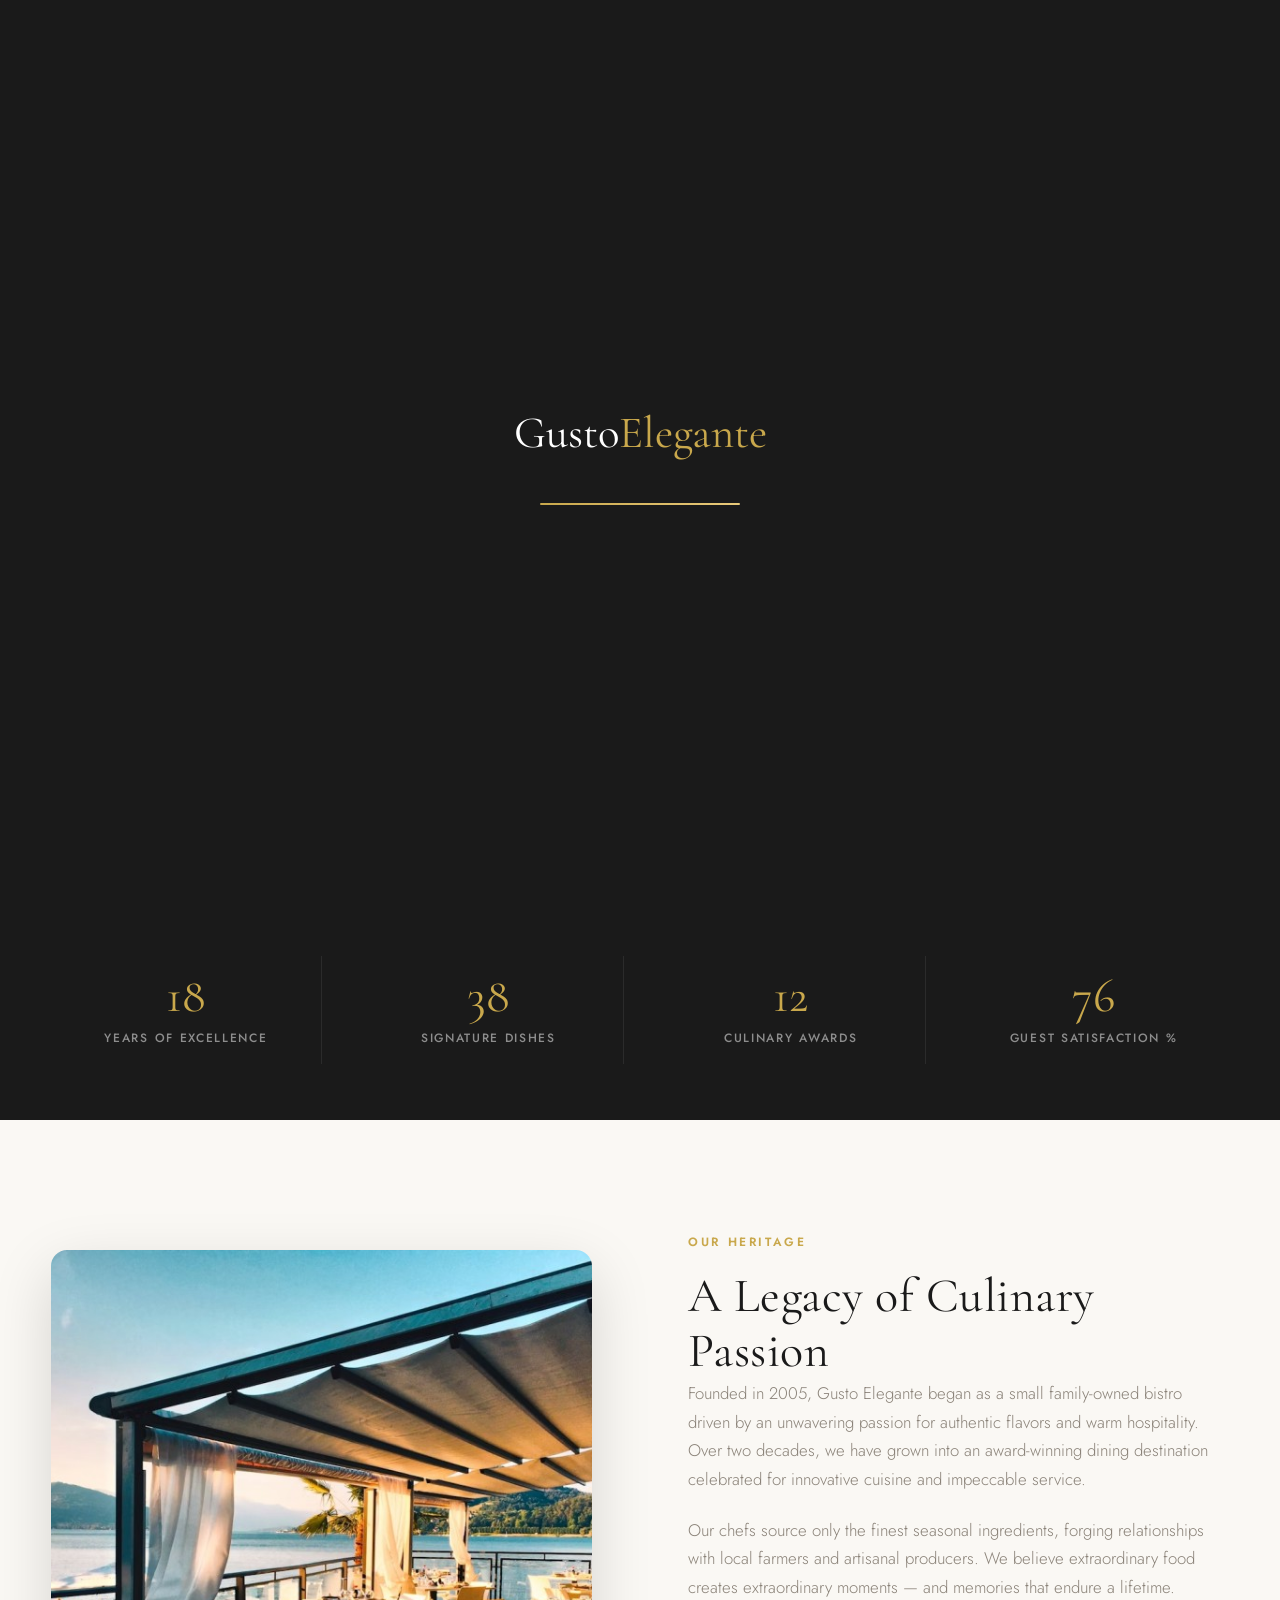
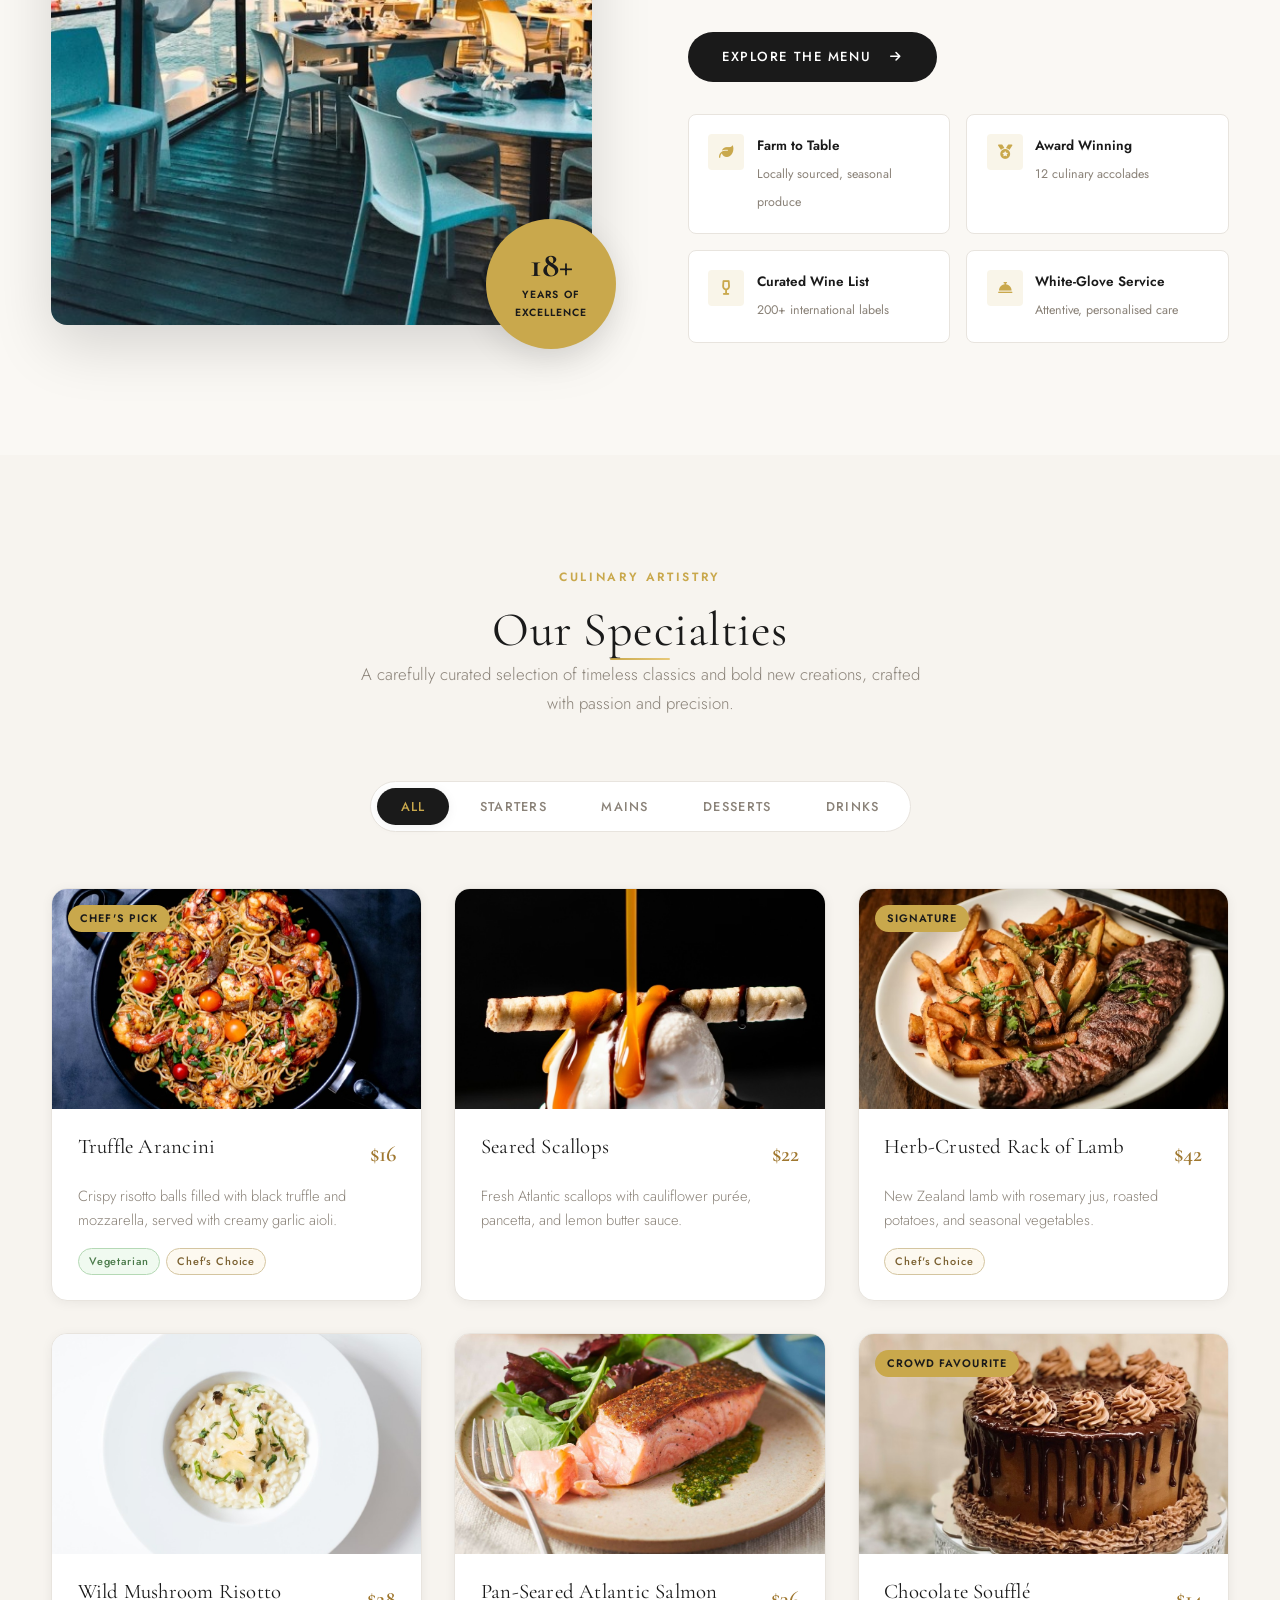
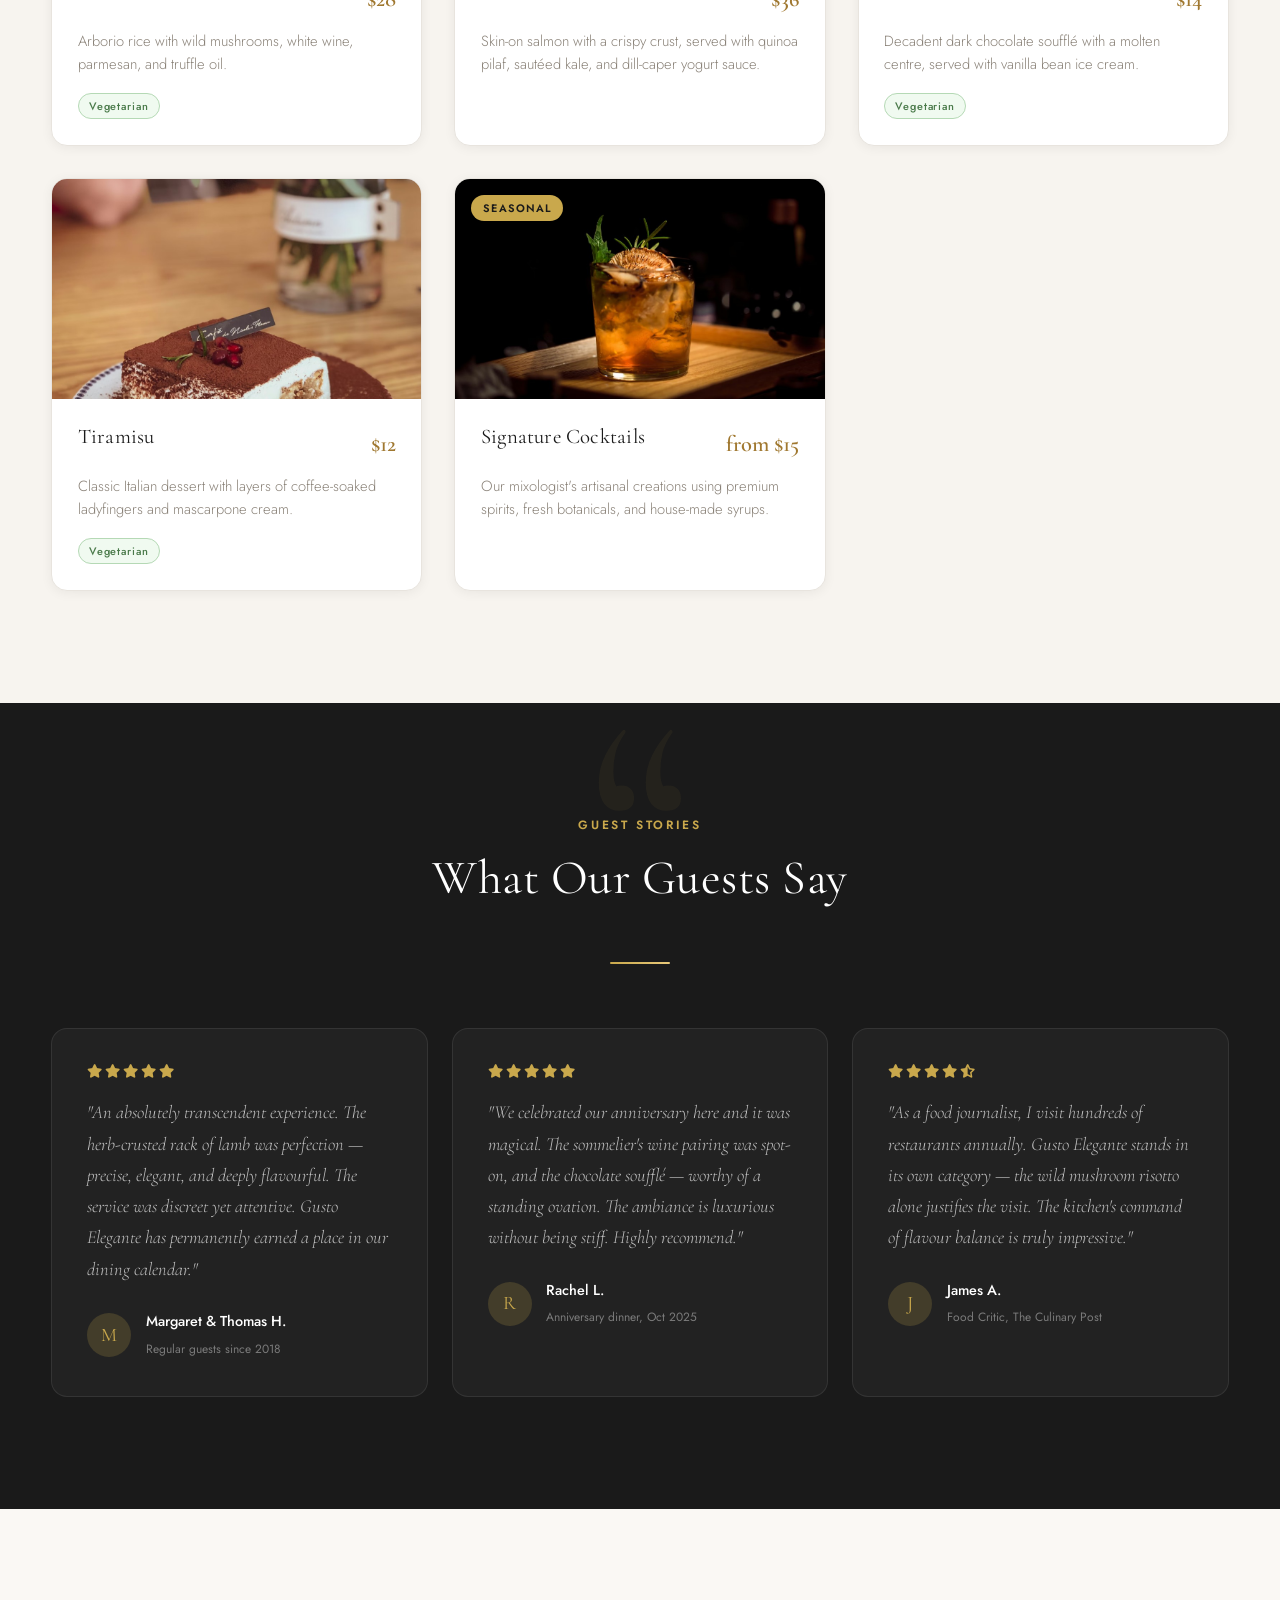
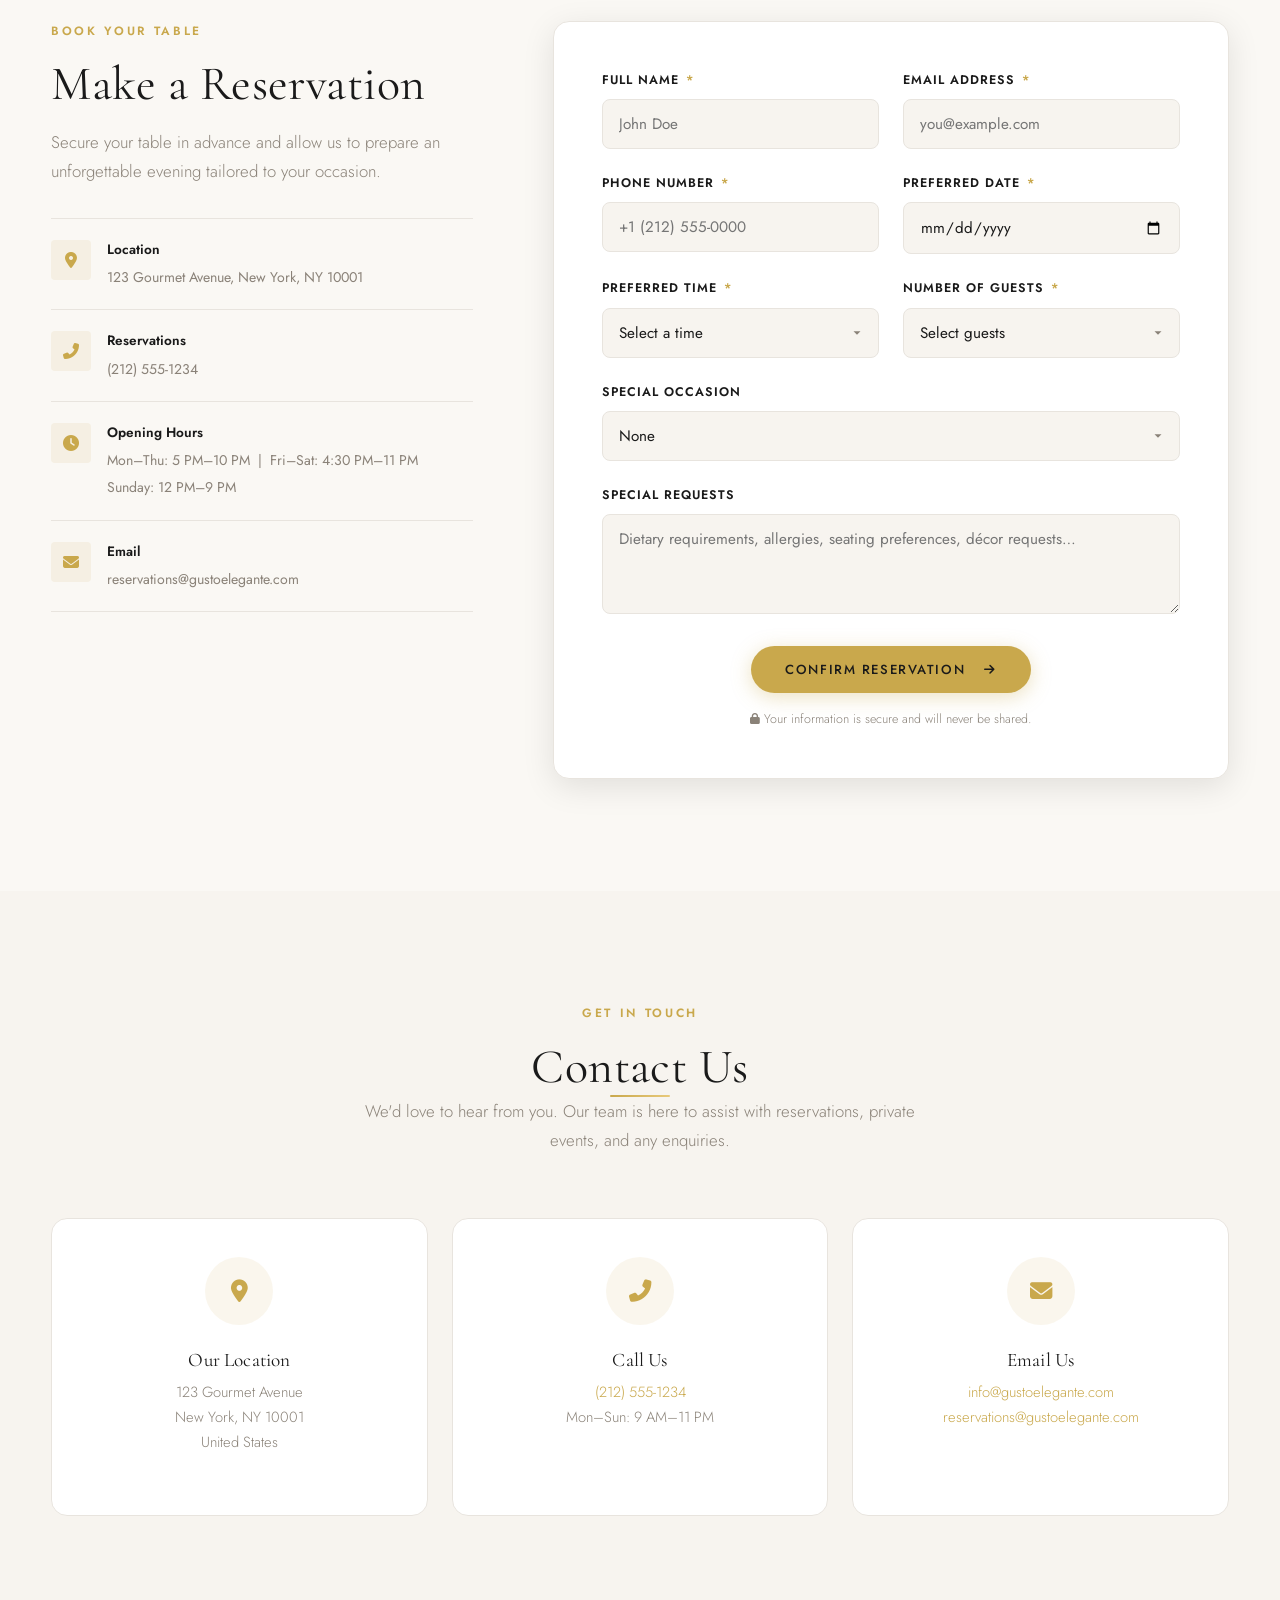
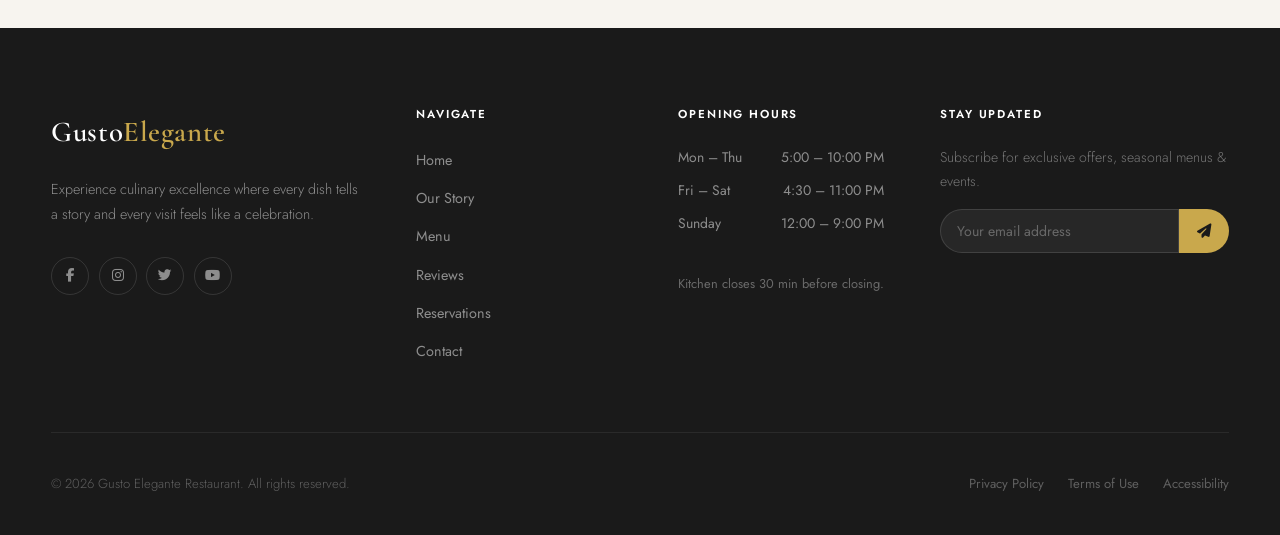
<file: 1 resturent/index.html>
<!DOCTYPE html>
<html lang="en">

<head>
    <meta charset="UTF-8">
    <meta name="viewport" content="width=device-width, initial-scale=1.0">
    <title>Gusto Elegante | Fine Dining Experience</title>
    <meta name="description" content="Experience culinary excellence at Gusto Elegante. Award-winning fine dining in the heart of New York City.">
    <link rel="stylesheet" href="https://cdnjs.cloudflare.com/ajax/libs/font-awesome/6.4.0/css/all.min.css">
    <link href="https://fonts.googleapis.com/css2?family=Cormorant+Garamond:ital,wght@0,300;0,400;0,600;1,300;1,400&family=Jost:wght@300;400;500;600&display=swap" rel="stylesheet">

    <style>
        /* =============================================
           RESET & CSS VARIABLES
        ============================================= */
        *, *::before, *::after {
            margin: 0;
            padding: 0;
            box-sizing: border-box;
        }

        :root {
            --gold:        #c9a84c;
            --gold-light:  #e8c97a;
            --gold-dark:   #a07830;
            --charcoal:    #1a1a1a;
            --charcoal-2:  #242424;
            --charcoal-3:  #2e2e2e;
            --off-white:   #f7f4ef;
            --cream:       #faf8f4;
            --warm-gray:   #8a8278;
            --light-gray:  #e8e4de;
            --white:       #ffffff;

            --serif:  'Cormorant Garamond', Georgia, serif;
            --sans:   'Jost', system-ui, sans-serif;

            --ease:   cubic-bezier(0.25, 0.46, 0.45, 0.94);
            --t-fast: 0.2s var(--ease);
            --t-med:  0.4s var(--ease);
            --t-slow: 0.7s var(--ease);

            --radius-sm: 4px;
            --radius-md: 8px;
            --radius-lg: 16px;
            --shadow-sm: 0 2px 12px rgba(0,0,0,0.06);
            --shadow-md: 0 8px 32px rgba(0,0,0,0.10);
            --shadow-lg: 0 20px 60px rgba(0,0,0,0.15);
        }

        html {
            scroll-behavior: smooth;
            font-size: 16px;
        }

        body {
            font-family: var(--sans);
            line-height: 1.7;
            color: var(--charcoal);
            background: var(--cream);
            overflow-x: hidden;
        }

        /* =============================================
           TYPOGRAPHY
        ============================================= */
        h1, h2, h3, h4 {
            font-family: var(--serif);
            font-weight: 400;
            line-height: 1.15;
            letter-spacing: 0.01em;
        }

        h1 { font-size: clamp(2.8rem, 6vw, 5rem); }
        h2 { font-size: clamp(2rem, 4vw, 3rem); }
        h3 { font-size: clamp(1.3rem, 2.5vw, 1.8rem); }

        p {
            color: var(--warm-gray);
            margin-bottom: 1.4rem;
            font-weight: 300;
            font-size: 1.05rem;
        }

        a { text-decoration: none; color: inherit; }

        .eyebrow {
            display: block;
            font-family: var(--sans);
            font-size: 0.75rem;
            font-weight: 600;
            letter-spacing: 0.22em;
            text-transform: uppercase;
            color: var(--gold);
            margin-bottom: 1rem;
        }

        /* =============================================
           LAYOUT UTILITIES
        ============================================= */
        .container {
            width: 92%;
            max-width: 1200px;
            margin: 0 auto;
        }

        section { padding: 7rem 0; }

        .text-center { text-align: center; }
        .text-center .section-line { margin: 0 auto; }

        .section-line {
            width: 60px;
            height: 2px;
            background: linear-gradient(90deg, var(--gold), var(--gold-light));
            margin-bottom: 2rem;
            border-radius: 2px;
        }

        .section-header {
            margin-bottom: 4rem;
        }

        .section-header p {
            max-width: 560px;
            margin: 0 auto;
        }

        /* =============================================
           PRELOADER
        ============================================= */
        #preloader {
            position: fixed;
            inset: 0;
            background: var(--charcoal);
            display: flex;
            flex-direction: column;
            align-items: center;
            justify-content: center;
            z-index: 9999;
            transition: opacity 0.6s var(--ease), visibility 0.6s var(--ease);
        }

        #preloader.hidden {
            opacity: 0;
            visibility: hidden;
        }

        .preloader-logo {
            font-family: var(--serif);
            font-size: 2.8rem;
            color: var(--white);
            margin-bottom: 2rem;
            opacity: 0;
            animation: fadeInUp 0.8s var(--ease) 0.3s forwards;
        }

        .preloader-logo span { color: var(--gold); }

        .preloader-bar {
            width: 200px;
            height: 2px;
            background: rgba(255,255,255,0.15);
            border-radius: 2px;
            overflow: hidden;
            opacity: 0;
            animation: fadeIn 0.5s ease 0.8s forwards;
        }

        .preloader-bar::after {
            content: '';
            display: block;
            width: 0;
            height: 100%;
            background: linear-gradient(90deg, var(--gold), var(--gold-light));
            animation: loadBar 1.5s var(--ease) 0.9s forwards;
        }

        @keyframes loadBar {
            to { width: 100%; }
        }

        @keyframes fadeIn {
            to { opacity: 1; }
        }

        @keyframes fadeInUp {
            from { opacity: 0; transform: translateY(20px); }
            to   { opacity: 1; transform: translateY(0); }
        }

        @keyframes fadeInDown {
            from { opacity: 0; transform: translateY(-20px); }
            to   { opacity: 1; transform: translateY(0); }
        }

        @keyframes scaleIn {
            from { transform: scaleX(0); }
            to   { transform: scaleX(1); }
        }

        /* =============================================
           HEADER & NAVIGATION
        ============================================= */
        header {
            position: fixed;
            top: 0;
            left: 0;
            width: 100%;
            z-index: 1000;
            transition: background var(--t-med), padding var(--t-med), box-shadow var(--t-med);
            padding: 8px 0;
        }

        header.at-top {
            background: transparent;
        }

        header.scrolled {
            background: rgba(26, 26, 26, 0.97);
            backdrop-filter: blur(20px);
            -webkit-backdrop-filter: blur(20px);
            box-shadow: 0 1px 0 rgba(255,255,255,0.05), var(--shadow-md);
        }

        .header-inner {
            display: flex;
            align-items: center;
            justify-content: space-between;
            padding: 14px 0;
        }

        .logo {
            font-family: var(--serif);
            font-size: 1.85rem;
            font-weight: 600;
            color: var(--white);
            letter-spacing: 0.02em;
            transition: opacity var(--t-fast);
        }

        .logo:hover { opacity: 0.85; }
        .logo span { color: var(--gold); }

        nav ul {
            display: flex;
            list-style: none;
            gap: 2.5rem;
            align-items: center;
        }

        nav ul a {
            color: rgba(255,255,255,0.82);
            font-size: 0.82rem;
            font-weight: 500;
            letter-spacing: 0.12em;
            text-transform: uppercase;
            position: relative;
            padding-bottom: 4px;
            transition: color var(--t-fast);
        }

        nav ul a::after {
            content: '';
            position: absolute;
            bottom: 0;
            left: 0;
            width: 0;
            height: 1px;
            background: var(--gold);
            transition: width var(--t-med);
        }

        nav ul a:hover,
        nav ul a.active {
            color: var(--gold);
        }

        nav ul a:hover::after,
        nav ul a.active::after {
            width: 100%;
        }

        .nav-cta {
            background: transparent;
            border: 1px solid var(--gold);
            color: var(--gold) !important;
            padding: 8px 22px;
            border-radius: 50px;
            font-size: 0.78rem !important;
            letter-spacing: 0.14em !important;
            transition: background var(--t-fast), color var(--t-fast) !important;
        }

        .nav-cta::after { display: none !important; }

        .nav-cta:hover {
            background: var(--gold) !important;
            color: var(--charcoal) !important;
        }

        .mobile-toggle {
            display: none;
            flex-direction: column;
            gap: 5px;
            background: none;
            border: none;
            cursor: pointer;
            padding: 4px;
        }

        .mobile-toggle span {
            display: block;
            width: 24px;
            height: 1.5px;
            background: var(--white);
            transition: transform var(--t-med), opacity var(--t-fast);
            transform-origin: center;
        }

        .mobile-toggle.open span:nth-child(1) { transform: translateY(6.5px) rotate(45deg); }
        .mobile-toggle.open span:nth-child(2) { opacity: 0; transform: scaleX(0); }
        .mobile-toggle.open span:nth-child(3) { transform: translateY(-6.5px) rotate(-45deg); }

        /* =============================================
           HERO SECTION
        ============================================= */
        .hero {
            position: relative;
            height: 100vh;
            min-height: 650px;
            display: flex;
            align-items: center;
            justify-content: center;
            text-align: center;
            overflow: hidden;
            color: var(--white);
        }

        .hero-bg {
            position: absolute;
            inset: 0;
            background: url('hero.jpg') center/cover no-repeat;
            transform: scale(1.06);
            transition: transform 8s ease;
        }

        .hero-bg::after {
            content: '';
            position: absolute;
            inset: 0;
            background: linear-gradient(
                to bottom,
                rgba(15, 13, 10, 0.55) 0%,
                rgba(15, 13, 10, 0.45) 50%,
                rgba(15, 13, 10, 0.75) 100%
            );
        }

        .hero-content {
            position: relative;
            z-index: 2;
            max-width: 820px;
            padding: 0 20px;
        }

        .hero-content .eyebrow {
            opacity: 0;
            animation: fadeInDown 0.8s var(--ease) 0.5s forwards;
        }

        .hero-content h1 {
            font-weight: 300;
            font-style: italic;
            color: var(--white);
            margin-bottom: 1.5rem;
            opacity: 0;
            animation: fadeInUp 0.9s var(--ease) 0.8s forwards;
        }

        .hero-content h1 em {
            font-style: normal;
            color: var(--gold-light);
        }

        .hero-content > p {
            font-size: 1.1rem;
            color: rgba(255,255,255,0.75);
            max-width: 560px;
            margin: 0 auto 2.5rem;
            opacity: 0;
            animation: fadeInUp 0.9s var(--ease) 1.1s forwards;
        }

        .hero-actions {
            display: flex;
            gap: 1rem;
            justify-content: center;
            flex-wrap: wrap;
            opacity: 0;
            animation: fadeInUp 0.9s var(--ease) 1.3s forwards;
        }

        .hero-scroll {
            position: absolute;
            bottom: 2.5rem;
            left: 50%;
            transform: translateX(-50%);
            z-index: 2;
            display: flex;
            flex-direction: column;
            align-items: center;
            gap: 0.5rem;
            color: rgba(255,255,255,0.5);
            font-size: 0.7rem;
            letter-spacing: 0.15em;
            text-transform: uppercase;
            animation: fadeIn 1s ease 2s both;
        }

        .hero-scroll span {
            display: block;
            width: 1px;
            height: 50px;
            background: linear-gradient(to bottom, rgba(255,255,255,0.5), transparent);
            animation: scrollLine 2s ease-in-out infinite;
        }

        @keyframes scrollLine {
            0%, 100% { transform: scaleY(0); transform-origin: top; }
            50%       { transform: scaleY(1); transform-origin: top; }
        }

        /* =============================================
           BUTTONS
        ============================================= */
        .btn {
            display: inline-flex;
            align-items: center;
            gap: 0.5rem;
            padding: 14px 34px;
            border-radius: 50px;
            font-family: var(--sans);
            font-size: 0.82rem;
            font-weight: 500;
            letter-spacing: 0.12em;
            text-transform: uppercase;
            cursor: pointer;
            border: none;
            transition: transform var(--t-fast), box-shadow var(--t-fast), background var(--t-fast), color var(--t-fast);
        }

        .btn:hover { transform: translateY(-2px); }
        .btn:active { transform: translateY(0); }

        .btn-primary {
            background: var(--gold);
            color: var(--charcoal);
            box-shadow: 0 4px 20px rgba(201,168,76,0.35);
        }

        .btn-primary:hover {
            background: var(--gold-light);
            box-shadow: 0 8px 30px rgba(201,168,76,0.45);
        }

        .btn-outline {
            background: transparent;
            color: var(--white);
            border: 1px solid rgba(255,255,255,0.5);
        }

        .btn-outline:hover {
            border-color: var(--white);
            background: rgba(255,255,255,0.1);
        }

        .btn-dark {
            background: var(--charcoal);
            color: var(--white);
        }

        .btn-dark:hover {
            background: var(--charcoal-3);
            box-shadow: var(--shadow-md);
        }

        /* =============================================
           STATS STRIP
        ============================================= */
        .stats-strip {
            background: var(--charcoal);
            padding: 3.5rem 0;
        }

        .stats-grid {
            display: grid;
            grid-template-columns: repeat(4, 1fr);
            gap: 2rem;
            text-align: center;
        }

        .stat-item {
            padding: 1rem;
            border-right: 1px solid rgba(255,255,255,0.08);
        }

        .stat-item:last-child { border-right: none; }

        .stat-number {
            font-family: var(--serif);
            font-size: 3rem;
            color: var(--gold);
            line-height: 1;
            margin-bottom: 0.5rem;
        }

        .stat-label {
            font-size: 0.75rem;
            font-weight: 500;
            letter-spacing: 0.14em;
            text-transform: uppercase;
            color: rgba(255,255,255,0.5);
        }

        /* =============================================
           ABOUT SECTION
        ============================================= */
        .about { background: var(--cream); }

        .about-grid {
            display: grid;
            grid-template-columns: 1fr 1fr;
            gap: 6rem;
            align-items: center;
        }

        .about-image-wrap {
            position: relative;
        }

        .about-image-main {
            border-radius: var(--radius-lg);
            overflow: hidden;
            box-shadow: var(--shadow-lg);
            aspect-ratio: 4/5;
        }

        .about-image-main img {
            width: 100%;
            height: 100%;
            object-fit: cover;
            transition: transform 0.8s var(--ease);
        }

        .about-image-wrap:hover .about-image-main img {
            transform: scale(1.04);
        }

        .about-badge {
            position: absolute;
            bottom: -1.5rem;
            right: -1.5rem;
            width: 130px;
            height: 130px;
            background: var(--gold);
            border-radius: 50%;
            display: flex;
            flex-direction: column;
            align-items: center;
            justify-content: center;
            text-align: center;
            box-shadow: var(--shadow-md);
            color: var(--charcoal);
        }

        .about-badge strong {
            font-family: var(--serif);
            font-size: 2.2rem;
            line-height: 1;
        }

        .about-badge small {
            font-size: 0.65rem;
            font-weight: 600;
            letter-spacing: 0.1em;
            text-transform: uppercase;
            margin-top: 4px;
        }

        .about-features {
            display: grid;
            grid-template-columns: 1fr 1fr;
            gap: 1rem;
            margin-top: 2rem;
        }

        .about-feature {
            display: flex;
            align-items: flex-start;
            gap: 0.8rem;
            padding: 1.2rem;
            background: var(--white);
            border-radius: var(--radius-md);
            border: 1px solid var(--light-gray);
            transition: box-shadow var(--t-fast), transform var(--t-fast);
        }

        .about-feature:hover {
            box-shadow: var(--shadow-sm);
            transform: translateY(-2px);
        }

        .about-feature-icon {
            width: 36px;
            height: 36px;
            background: rgba(201,168,76,0.12);
            border-radius: var(--radius-sm);
            display: flex;
            align-items: center;
            justify-content: center;
            color: var(--gold);
            font-size: 0.9rem;
            flex-shrink: 0;
        }

        .about-feature-text strong {
            display: block;
            font-size: 0.85rem;
            font-weight: 600;
            color: var(--charcoal);
            margin-bottom: 2px;
        }

        .about-feature-text span {
            font-size: 0.78rem;
            color: var(--warm-gray);
        }

        /* =============================================
           MENU SECTION
        ============================================= */
        .menu { background: var(--off-white); }

        .menu-tabs {
            display: flex;
            justify-content: center;
            gap: 0.4rem;
            flex-wrap: wrap;
            margin-bottom: 3.5rem;
            padding: 6px;
            background: var(--white);
            border: 1px solid var(--light-gray);
            border-radius: 50px;
            width: fit-content;
            margin-left: auto;
            margin-right: auto;
        }

        .tab-btn {
            background: none;
            border: none;
            padding: 9px 24px;
            border-radius: 50px;
            font-family: var(--sans);
            font-size: 0.8rem;
            font-weight: 500;
            letter-spacing: 0.1em;
            text-transform: uppercase;
            color: var(--warm-gray);
            cursor: pointer;
            transition: background var(--t-fast), color var(--t-fast), box-shadow var(--t-fast);
        }

        .tab-btn.active {
            background: var(--charcoal);
            color: var(--gold);
            box-shadow: var(--shadow-sm);
        }

        .tab-btn:hover:not(.active) {
            color: var(--charcoal);
        }

        .menu-grid {
            display: grid;
            grid-template-columns: repeat(auto-fill, minmax(320px, 1fr));
            gap: 2rem;
        }

        .menu-card {
            background: var(--white);
            border-radius: var(--radius-lg);
            overflow: hidden;
            box-shadow: var(--shadow-sm);
            border: 1px solid var(--light-gray);
            transition: transform var(--t-med), box-shadow var(--t-med);
            display: flex;
            flex-direction: column;
        }

        .menu-card:hover {
            transform: translateY(-8px);
            box-shadow: var(--shadow-lg);
        }

        .menu-card-img {
            position: relative;
            height: 220px;
            overflow: hidden;
        }

        .menu-card-img img {
            width: 100%;
            height: 100%;
            object-fit: cover;
            transition: transform 0.7s var(--ease);
        }

        .menu-card:hover .menu-card-img img {
            transform: scale(1.08);
        }

        .menu-card-badge {
            position: absolute;
            top: 1rem;
            left: 1rem;
            background: var(--gold);
            color: var(--charcoal);
            font-size: 0.68rem;
            font-weight: 600;
            letter-spacing: 0.1em;
            text-transform: uppercase;
            padding: 4px 12px;
            border-radius: 50px;
        }

        .menu-card-body {
            padding: 1.6rem;
            flex: 1;
            display: flex;
            flex-direction: column;
        }

        .menu-card-header {
            display: flex;
            justify-content: space-between;
            align-items: flex-start;
            gap: 1rem;
            margin-bottom: 0.75rem;
        }

        .menu-card-header h3 {
            font-size: 1.3rem;
            line-height: 1.2;
        }

        .menu-price {
            font-family: var(--serif);
            font-size: 1.4rem;
            color: var(--gold-dark);
            white-space: nowrap;
            font-weight: 600;
        }

        .menu-card-body > p {
            font-size: 0.92rem;
            line-height: 1.6;
            flex: 1;
            margin-bottom: 1rem;
        }

        .menu-tags {
            display: flex;
            gap: 0.4rem;
            flex-wrap: wrap;
        }

        .tag {
            font-size: 0.68rem;
            font-weight: 500;
            letter-spacing: 0.08em;
            padding: 3px 10px;
            border-radius: 50px;
            border: 1px solid var(--light-gray);
            color: var(--warm-gray);
        }

        .tag.veg   { border-color: #b5d9b5; color: #4a7a4a; background: #f0faf0; }
        .tag.spicy { border-color: #e8b4b4; color: #9a3030; background: #fdf5f5; }
        .tag.chef  { border-color: #d4c5a0; color: #7a6030; background: #fdf9f0; }

        /* =============================================
           TESTIMONIALS SECTION
        ============================================= */
        .testimonials {
            background: var(--charcoal);
            position: relative;
            overflow: hidden;
        }

        .testimonials::before {
            content: '\201C';
            position: absolute;
            top: -2rem;
            left: 50%;
            transform: translateX(-50%);
            font-family: var(--serif);
            font-size: 20rem;
            color: rgba(201,168,76,0.06);
            line-height: 1;
            pointer-events: none;
            user-select: none;
        }

        .testimonials .eyebrow { color: var(--gold); }

        .testimonials h2 {
            color: var(--white);
            margin-bottom: 3.5rem;
        }

        .testimonial-track {
            display: grid;
            grid-template-columns: repeat(3, 1fr);
            gap: 1.5rem;
        }

        .testimonial-card {
            background: rgba(255,255,255,0.04);
            border: 1px solid rgba(255,255,255,0.08);
            border-radius: var(--radius-lg);
            padding: 2.2rem;
            transition: background var(--t-med), border-color var(--t-med);
        }

        .testimonial-card:hover {
            background: rgba(255,255,255,0.07);
            border-color: rgba(201,168,76,0.3);
        }

        .stars {
            display: flex;
            gap: 3px;
            margin-bottom: 1.2rem;
            color: var(--gold);
            font-size: 0.85rem;
        }

        .testimonial-card > p {
            color: rgba(255,255,255,0.7);
            font-style: italic;
            font-family: var(--serif);
            font-size: 1.15rem;
            line-height: 1.7;
            margin-bottom: 1.5rem;
        }

        .testimonial-author {
            display: flex;
            align-items: center;
            gap: 0.9rem;
        }

        .author-avatar {
            width: 44px;
            height: 44px;
            border-radius: 50%;
            background: rgba(201,168,76,0.2);
            display: flex;
            align-items: center;
            justify-content: center;
            font-family: var(--serif);
            font-size: 1.2rem;
            color: var(--gold);
            flex-shrink: 0;
        }

        .author-info strong {
            display: block;
            font-size: 0.9rem;
            font-weight: 500;
            color: var(--white);
        }

        .author-info span {
            font-size: 0.75rem;
            color: rgba(255,255,255,0.4);
        }

        /* =============================================
           RESERVATION SECTION
        ============================================= */
        .reservation { background: var(--cream); }

        .reservation-wrap {
            display: grid;
            grid-template-columns: 1fr 1.6fr;
            gap: 5rem;
            align-items: start;
        }

        .reservation-info {
            position: sticky;
            top: 120px;
        }

        .reservation-info h2 { margin-bottom: 1rem; }

        .info-list {
            list-style: none;
            margin-top: 2rem;
        }

        .info-list li {
            display: flex;
            align-items: flex-start;
            gap: 1rem;
            padding: 1.2rem 0;
            border-bottom: 1px solid var(--light-gray);
        }

        .info-list li:first-child { border-top: 1px solid var(--light-gray); }

        .info-list .icon {
            width: 40px;
            height: 40px;
            background: rgba(201,168,76,0.1);
            border-radius: var(--radius-sm);
            display: flex;
            align-items: center;
            justify-content: center;
            color: var(--gold);
            font-size: 1rem;
            flex-shrink: 0;
            margin-top: 2px;
        }

        .info-list strong {
            display: block;
            font-size: 0.85rem;
            font-weight: 600;
            color: var(--charcoal);
            margin-bottom: 2px;
        }

        .info-list span {
            font-size: 0.88rem;
            color: var(--warm-gray);
        }

        .res-form-card {
            background: var(--white);
            border-radius: var(--radius-lg);
            padding: 3rem;
            box-shadow: var(--shadow-md);
            border: 1px solid var(--light-gray);
        }

        .form-row {
            display: grid;
            grid-template-columns: 1fr 1fr;
            gap: 1.5rem;
        }

        .field {
            margin-bottom: 1.5rem;
        }

        .field label {
            display: block;
            font-size: 0.78rem;
            font-weight: 600;
            letter-spacing: 0.08em;
            text-transform: uppercase;
            color: var(--charcoal);
            margin-bottom: 0.5rem;
        }

        .field label .req { color: var(--gold); margin-left: 2px; }

        .field input,
        .field select,
        .field textarea {
            width: 100%;
            padding: 13px 16px;
            background: var(--off-white);
            border: 1.5px solid var(--light-gray);
            border-radius: var(--radius-md);
            font-family: var(--sans);
            font-size: 0.95rem;
            color: var(--charcoal);
            transition: border-color var(--t-fast), box-shadow var(--t-fast), background var(--t-fast);
            appearance: none;
        }

        .field select {
            background-image: url("data:image/svg+xml,%3Csvg xmlns='http://www.w3.org/2000/svg' viewBox='0 0 16 16'%3E%3Cpath fill='%238a8278' d='M4 6l4 4 4-4'/%3E%3C/svg%3E");
            background-repeat: no-repeat;
            background-position: right 14px center;
            background-size: 14px;
            padding-right: 40px;
        }

        .field input:focus,
        .field select:focus,
        .field textarea:focus {
            outline: none;
            border-color: var(--gold);
            background: var(--white);
            box-shadow: 0 0 0 3px rgba(201,168,76,0.12);
        }

        .field textarea { resize: vertical; min-height: 100px; }

        .field.full { grid-column: 1 / -1; }

        .form-submit { text-align: center; margin-top: 0.5rem; }

        .form-note {
            font-size: 0.78rem;
            color: var(--warm-gray);
            text-align: center;
            margin-top: 1rem;
            margin-bottom: 0;
        }

        /* =============================================
           CONTACT SECTION
        ============================================= */
        .contact { background: var(--off-white); }

        .contact-grid {
            display: grid;
            grid-template-columns: repeat(3, 1fr);
            gap: 1.5rem;
        }

        .contact-card {
            background: var(--white);
            border: 1px solid var(--light-gray);
            border-radius: var(--radius-lg);
            padding: 2.4rem 2rem;
            text-align: center;
            transition: box-shadow var(--t-med), transform var(--t-med), border-color var(--t-med);
        }

        .contact-card:hover {
            box-shadow: var(--shadow-md);
            transform: translateY(-6px);
            border-color: rgba(201,168,76,0.3);
        }

        .contact-icon-wrap {
            width: 68px;
            height: 68px;
            background: rgba(201,168,76,0.1);
            border-radius: 50%;
            display: flex;
            align-items: center;
            justify-content: center;
            margin: 0 auto 1.5rem;
            color: var(--gold);
            font-size: 1.4rem;
            transition: background var(--t-fast);
        }

        .contact-card:hover .contact-icon-wrap {
            background: var(--gold);
            color: var(--charcoal);
        }

        .contact-card h3 {
            font-size: 1.2rem;
            margin-bottom: 0.5rem;
        }

        .contact-card p { font-size: 0.92rem; }

        /* =============================================
           TOAST NOTIFICATION
        ============================================= */
        #toast-container {
            position: fixed;
            bottom: 2rem;
            right: 2rem;
            z-index: 9998;
            display: flex;
            flex-direction: column;
            gap: 0.8rem;
        }

        .toast {
            display: flex;
            align-items: center;
            gap: 0.8rem;
            padding: 1rem 1.4rem;
            border-radius: var(--radius-md);
            background: var(--charcoal);
            color: var(--white);
            font-size: 0.9rem;
            box-shadow: var(--shadow-lg);
            min-width: 280px;
            max-width: 380px;
            animation: toastIn 0.4s var(--ease) both;
            border-left: 3px solid var(--gold);
        }

        .toast.success { border-left-color: #4caf7d; }
        .toast.error   { border-left-color: #e05252; }

        .toast i { font-size: 1.1rem; }
        .toast.success i { color: #4caf7d; }
        .toast.error   i { color: #e05252; }
        .toast:not(.success):not(.error) i { color: var(--gold); }

        .toast-out { animation: toastOut 0.4s var(--ease) both; }

        @keyframes toastIn {
            from { opacity: 0; transform: translateX(30px); }
            to   { opacity: 1; transform: translateX(0); }
        }

        @keyframes toastOut {
            from { opacity: 1; transform: translateX(0); }
            to   { opacity: 0; transform: translateX(30px); }
        }

        /* =============================================
           FOOTER
        ============================================= */
        footer {
            background: var(--charcoal);
            color: rgba(255,255,255,0.6);
            padding: 5rem 0 2.5rem;
        }

        .footer-grid {
            display: grid;
            grid-template-columns: 1.5fr 1fr 1fr 1.4fr;
            gap: 3.5rem;
            padding-bottom: 3.5rem;
            border-bottom: 1px solid rgba(255,255,255,0.07);
            margin-bottom: 2.5rem;
        }

        .footer-brand .logo {
            display: inline-block;
            margin-bottom: 1.2rem;
            font-size: 1.8rem;
        }

        .footer-brand p {
            font-size: 0.9rem;
            line-height: 1.8;
            color: rgba(255,255,255,0.5);
            margin-bottom: 1.8rem;
        }

        .social-row {
            display: flex;
            gap: 0.6rem;
        }

        .social-icon {
            width: 38px;
            height: 38px;
            border-radius: 50%;
            border: 1px solid rgba(255,255,255,0.12);
            display: flex;
            align-items: center;
            justify-content: center;
            color: rgba(255,255,255,0.5);
            font-size: 0.85rem;
            transition: background var(--t-fast), color var(--t-fast), border-color var(--t-fast);
        }

        .social-icon:hover {
            background: var(--gold);
            border-color: var(--gold);
            color: var(--charcoal);
        }

        .footer-col h4 {
            font-family: var(--sans);
            font-size: 0.72rem;
            font-weight: 600;
            letter-spacing: 0.16em;
            text-transform: uppercase;
            color: var(--white);
            margin-bottom: 1.5rem;
        }

        .footer-col ul { list-style: none; }

        .footer-col ul li { margin-bottom: 0.7rem; }

        .footer-col ul a {
            font-size: 0.9rem;
            color: rgba(255,255,255,0.5);
            transition: color var(--t-fast), padding-left var(--t-fast);
        }

        .footer-col ul a:hover {
            color: var(--gold);
            padding-left: 6px;
        }

        .hours-row {
            display: flex;
            justify-content: space-between;
            font-size: 0.87rem;
            color: rgba(255,255,255,0.5);
            margin-bottom: 0.6rem;
        }

        .newsletter-field {
            display: flex;
            margin-top: 1rem;
        }

        .newsletter-field input {
            flex: 1;
            padding: 11px 16px;
            background: rgba(255,255,255,0.06);
            border: 1px solid rgba(255,255,255,0.12);
            border-radius: 50px 0 0 50px;
            color: var(--white);
            font-family: var(--sans);
            font-size: 0.88rem;
            outline: none;
            transition: border-color var(--t-fast);
        }

        .newsletter-field input::placeholder { color: rgba(255,255,255,0.3); }

        .newsletter-field input:focus { border-color: var(--gold); }

        .newsletter-field button {
            background: var(--gold);
            border: none;
            padding: 0 18px;
            border-radius: 0 50px 50px 0;
            color: var(--charcoal);
            cursor: pointer;
            font-size: 0.9rem;
            transition: background var(--t-fast);
        }

        .newsletter-field button:hover { background: var(--gold-light); }

        .footer-bottom {
            display: flex;
            align-items: center;
            justify-content: space-between;
            gap: 1rem;
            flex-wrap: wrap;
        }

        .footer-bottom p {
            font-size: 0.82rem;
            color: rgba(255,255,255,0.3);
            margin: 0;
        }

        .footer-legal {
            display: flex;
            gap: 1.5rem;
        }

        .footer-legal a {
            font-size: 0.82rem;
            color: rgba(255,255,255,0.3);
            transition: color var(--t-fast);
        }

        .footer-legal a:hover { color: var(--gold); }

        /* =============================================
           SCROLL REVEAL ANIMATIONS
        ============================================= */
        .reveal {
            opacity: 0;
            transform: translateY(30px);
            transition: opacity 0.7s var(--ease), transform 0.7s var(--ease);
        }

        .reveal.visible {
            opacity: 1;
            transform: translateY(0);
        }

        .reveal-delay-1 { transition-delay: 0.1s; }
        .reveal-delay-2 { transition-delay: 0.2s; }
        .reveal-delay-3 { transition-delay: 0.3s; }

        /* =============================================
           RESPONSIVE
        ============================================= */
        @media (max-width: 1024px) {
            .about-grid      { gap: 4rem; }
            .reservation-wrap { gap: 3.5rem; }
            .footer-grid     { grid-template-columns: 1fr 1fr; gap: 2.5rem; }
            .stats-grid      { grid-template-columns: repeat(2, 1fr); }
            .stat-item:nth-child(2) { border-right: none; }
        }

        @media (max-width: 900px) {
            .about-grid       { grid-template-columns: 1fr; }
            .about-image-wrap { max-width: 480px; margin: 0 auto; }
            .reservation-wrap { grid-template-columns: 1fr; }
            .reservation-info { position: static; }
            .testimonial-track { grid-template-columns: 1fr; max-width: 540px; margin: 0 auto; }
            .contact-grid     { grid-template-columns: 1fr 1fr; }
        }

        @media (max-width: 768px) {
            section { padding: 5rem 0; }

            nav { display: none; }
            nav.open {
                display: block;
                position: fixed;
                top: 0;
                left: 0;
                width: 100%;
                height: 100vh;
                background: rgba(26,26,26,0.98);
                backdrop-filter: blur(20px);
                z-index: 998;
                overflow-y: auto;
            }

            nav.open ul {
                flex-direction: column;
                align-items: center;
                justify-content: center;
                height: 100%;
                gap: 2rem;
            }

            nav.open ul a {
                font-size: 1.2rem;
            }

            .nav-cta {
                padding: 12px 32px !important;
            }

            .mobile-toggle { display: flex; z-index: 999; }

            .form-row { grid-template-columns: 1fr; }
            .about-features { grid-template-columns: 1fr; }
            .contact-grid { grid-template-columns: 1fr; }
            .footer-grid  { grid-template-columns: 1fr; gap: 2rem; }
            .res-form-card { padding: 2rem 1.5rem; }
            .footer-bottom { flex-direction: column; text-align: center; }
            .menu-grid { grid-template-columns: 1fr; }
        }

        @media (max-width: 480px) {
            .stats-grid { grid-template-columns: 1fr 1fr; }
            .hero-actions { flex-direction: column; align-items: center; }
            .about-badge { width: 100px; height: 100px; right: 0; bottom: -1rem; }
            .about-badge strong { font-size: 1.7rem; }
        }
    </style>
</head>

<body>

<!-- ===================== PRELOADER ===================== -->
<div id="preloader">
    <div class="preloader-logo">Gusto<span>Elegante</span></div>
    <div class="preloader-bar"></div>
</div>

<!-- ===================== TOAST CONTAINER ===================== -->
<div id="toast-container"></div>

<!-- ===================== HEADER ===================== -->
<header id="header" class="at-top">
    <div class="container header-inner">
        <a href="#home" class="logo">Gusto<span>Elegante</span></a>

        <button class="mobile-toggle" id="mobileToggle" aria-label="Toggle navigation">
            <span></span><span></span><span></span>
        </button>

        <nav id="mainNav">
            <ul>
                <li><a href="#home"        data-section="home">Home</a></li>
                <li><a href="#about"       data-section="about">About</a></li>
                <li><a href="#menu"        data-section="menu">Menu</a></li>
                <li><a href="#testimonials" data-section="testimonials">Reviews</a></li>
                <li><a href="#contact"     data-section="contact">Contact</a></li>
                <li><a href="#reservation" class="nav-cta">Reserve a Table</a></li>
            </ul>
        </nav>
    </div>
</header>

<!-- ===================== HERO ===================== -->
<section class="hero" id="home">
    <div class="hero-bg" id="heroBg"></div>
    <div class="hero-content">
        <span class="eyebrow">Est. 2005 · New York City</span>
        <h1>Savor the Art of <em>Fine Dining</em></h1>
        <p>Where traditional craftsmanship meets contemporary imagination — every plate a masterpiece, every visit a memory.</p>
        <div class="hero-actions">
            <a href="#reservation" class="btn btn-primary">Reserve a Table</a>
            <a href="#menu"        class="btn btn-outline">Explore Menu</a>
        </div>
    </div>
    <div class="hero-scroll">
        <span></span>
        Scroll
    </div>
</section>

<!-- ===================== STATS STRIP ===================== -->
<div class="stats-strip">
    <div class="container">
        <div class="stats-grid">
            <div class="stat-item reveal">
                <div class="stat-number" data-target="18">0</div>
                <div class="stat-label">Years of Excellence</div>
            </div>
            <div class="stat-item reveal reveal-delay-1">
                <div class="stat-number" data-target="42">0</div>
                <div class="stat-label">Signature Dishes</div>
            </div>
            <div class="stat-item reveal reveal-delay-2">
                <div class="stat-number" data-target="12">0</div>
                <div class="stat-label">Culinary Awards</div>
            </div>
            <div class="stat-item reveal reveal-delay-3">
                <div class="stat-number" data-target="98">0</div>
                <div class="stat-label">Guest Satisfaction %</div>
            </div>
        </div>
    </div>
</div>

<!-- ===================== ABOUT ===================== -->
<section class="about" id="about">
    <div class="container">
        <div class="about-grid">
            <div class="about-image-wrap reveal">
                <div class="about-image-main">
                    <img src="ourstory.jpg" alt="Gusto Elegante restaurant interior">
                </div>
                <div class="about-badge">
                    <strong>18+</strong>
                    <small>Years of<br>Excellence</small>
                </div>
            </div>

            <div class="about-text reveal reveal-delay-1">
                <span class="eyebrow">Our Heritage</span>
                <h2>A Legacy of Culinary Passion</h2>
                <p>Founded in 2005, Gusto Elegante began as a small family-owned bistro driven by an unwavering passion for authentic flavors and warm hospitality. Over two decades, we have grown into an award-winning dining destination celebrated for innovative cuisine and impeccable service.</p>
                <p>Our chefs source only the finest seasonal ingredients, forging relationships with local farmers and artisanal producers. We believe extraordinary food creates extraordinary moments — and memories that endure a lifetime.</p>
                <a href="#menu" class="btn btn-dark" style="margin-top:0.5rem;">Explore the Menu &nbsp;<i class="fas fa-arrow-right" style="font-size:0.75rem;"></i></a>

                <div class="about-features">
                    <div class="about-feature">
                        <div class="about-feature-icon"><i class="fas fa-leaf"></i></div>
                        <div class="about-feature-text">
                            <strong>Farm to Table</strong>
                            <span>Locally sourced, seasonal produce</span>
                        </div>
                    </div>
                    <div class="about-feature">
                        <div class="about-feature-icon"><i class="fas fa-medal"></i></div>
                        <div class="about-feature-text">
                            <strong>Award Winning</strong>
                            <span>12 culinary accolades</span>
                        </div>
                    </div>
                    <div class="about-feature">
                        <div class="about-feature-icon"><i class="fas fa-wine-glass-alt"></i></div>
                        <div class="about-feature-text">
                            <strong>Curated Wine List</strong>
                            <span>200+ international labels</span>
                        </div>
                    </div>
                    <div class="about-feature">
                        <div class="about-feature-icon"><i class="fas fa-concierge-bell"></i></div>
                        <div class="about-feature-text">
                            <strong>White-Glove Service</strong>
                            <span>Attentive, personalised care</span>
                        </div>
                    </div>
                </div>
            </div>
        </div>
    </div>
</section>

<!-- ===================== MENU ===================== -->
<section class="menu" id="menu">
    <div class="container">
        <div class="section-header text-center reveal">
            <span class="eyebrow">Culinary Artistry</span>
            <h2>Our Specialties</h2>
            <div class="section-line"></div>
            <p>A carefully curated selection of timeless classics and bold new creations, crafted with passion and precision.</p>
        </div>

        <div class="menu-tabs reveal">
            <button class="tab-btn active" data-category="all">All</button>
            <button class="tab-btn" data-category="starters">Starters</button>
            <button class="tab-btn" data-category="mains">Mains</button>
            <button class="tab-btn" data-category="desserts">Desserts</button>
            <button class="tab-btn" data-category="drinks">Drinks</button>
        </div>

        <div class="menu-grid" id="menuGrid"></div>
    </div>
</section>

<!-- ===================== TESTIMONIALS ===================== -->
<section class="testimonials" id="testimonials">
    <div class="container">
        <div class="section-header text-center reveal">
            <span class="eyebrow">Guest Stories</span>
            <h2>What Our Guests Say</h2>
            <div class="section-line"></div>
        </div>

        <div class="testimonial-track">
            <div class="testimonial-card reveal">
                <div class="stars">
                    <i class="fas fa-star"></i><i class="fas fa-star"></i><i class="fas fa-star"></i><i class="fas fa-star"></i><i class="fas fa-star"></i>
                </div>
                <p>"An absolutely transcendent experience. The herb-crusted rack of lamb was perfection — precise, elegant, and deeply flavourful. The service was discreet yet attentive. Gusto Elegante has permanently earned a place in our dining calendar."</p>
                <div class="testimonial-author">
                    <div class="author-avatar">M</div>
                    <div class="author-info">
                        <strong>Margaret & Thomas H.</strong>
                        <span>Regular guests since 2018</span>
                    </div>
                </div>
            </div>

            <div class="testimonial-card reveal reveal-delay-1">
                <div class="stars">
                    <i class="fas fa-star"></i><i class="fas fa-star"></i><i class="fas fa-star"></i><i class="fas fa-star"></i><i class="fas fa-star"></i>
                </div>
                <p>"We celebrated our anniversary here and it was magical. The sommelier's wine pairing was spot-on, and the chocolate soufflé — worthy of a standing ovation. The ambiance is luxurious without being stiff. Highly recommend."</p>
                <div class="testimonial-author">
                    <div class="author-avatar">R</div>
                    <div class="author-info">
                        <strong>Rachel L.</strong>
                        <span>Anniversary dinner, Oct 2025</span>
                    </div>
                </div>
            </div>

            <div class="testimonial-card reveal reveal-delay-2">
                <div class="stars">
                    <i class="fas fa-star"></i><i class="fas fa-star"></i><i class="fas fa-star"></i><i class="fas fa-star"></i><i class="fas fa-star-half-alt"></i>
                </div>
                <p>"As a food journalist, I visit hundreds of restaurants annually. Gusto Elegante stands in its own category — the wild mushroom risotto alone justifies the visit. The kitchen's command of flavour balance is truly impressive."</p>
                <div class="testimonial-author">
                    <div class="author-avatar">J</div>
                    <div class="author-info">
                        <strong>James A.</strong>
                        <span>Food Critic, The Culinary Post</span>
                    </div>
                </div>
            </div>
        </div>
    </div>
</section>

<!-- ===================== RESERVATION ===================== -->
<section class="reservation" id="reservation">
    <div class="container">
        <div class="reservation-wrap">
            <div class="reservation-info reveal">
                <span class="eyebrow">Book Your Table</span>
                <h2>Make a Reservation</h2>
                <p>Secure your table in advance and allow us to prepare an unforgettable evening tailored to your occasion.</p>

                <ul class="info-list">
                    <li>
                        <div class="icon"><i class="fas fa-map-marker-alt"></i></div>
                        <div>
                            <strong>Location</strong>
                            <span>123 Gourmet Avenue, New York, NY 10001</span>
                        </div>
                    </li>
                    <li>
                        <div class="icon"><i class="fas fa-phone-alt"></i></div>
                        <div>
                            <strong>Reservations</strong>
                            <span>(212) 555-1234</span>
                        </div>
                    </li>
                    <li>
                        <div class="icon"><i class="fas fa-clock"></i></div>
                        <div>
                            <strong>Opening Hours</strong>
                            <span>Mon–Thu: 5 PM–10 PM &nbsp;|&nbsp; Fri–Sat: 4:30 PM–11 PM<br>Sunday: 12 PM–9 PM</span>
                        </div>
                    </li>
                    <li>
                        <div class="icon"><i class="fas fa-envelope"></i></div>
                        <div>
                            <strong>Email</strong>
                            <span>reservations@gustoelegante.com</span>
                        </div>
                    </li>
                </ul>
            </div>

            <div class="res-form-card reveal reveal-delay-1">
                <form id="bookingForm" novalidate>
                    <div class="form-row">
                        <div class="field">
                            <label for="name">Full Name <span class="req">*</span></label>
                            <input type="text" id="name" name="name" placeholder="John Doe" required>
                        </div>
                        <div class="field">
                            <label for="email">Email Address <span class="req">*</span></label>
                            <input type="email" id="email" name="email" placeholder="you@example.com" required>
                        </div>
                    </div>

                    <div class="form-row">
                        <div class="field">
                            <label for="phone">Phone Number <span class="req">*</span></label>
                            <input type="tel" id="phone" name="phone" placeholder="+1 (212) 555-0000" required>
                        </div>
                        <div class="field">
                            <label for="date">Preferred Date <span class="req">*</span></label>
                            <input type="date" id="date" name="date" required>
                        </div>
                    </div>

                    <div class="form-row">
                        <div class="field">
                            <label for="time">Preferred Time <span class="req">*</span></label>
                            <select id="time" name="time" required>
                                <option value="">Select a time</option>
                                <option value="17:00">5:00 PM</option>
                                <option value="17:30">5:30 PM</option>
                                <option value="18:00">6:00 PM</option>
                                <option value="18:30">6:30 PM</option>
                                <option value="19:00">7:00 PM</option>
                                <option value="19:30">7:30 PM</option>
                                <option value="20:00">8:00 PM</option>
                                <option value="20:30">8:30 PM</option>
                                <option value="21:00">9:00 PM</option>
                            </select>
                        </div>
                        <div class="field">
                            <label for="guests">Number of Guests <span class="req">*</span></label>
                            <select id="guests" name="guests" required>
                                <option value="">Select guests</option>
                                <option value="1">1 Person</option>
                                <option value="2">2 People</option>
                                <option value="3">3 People</option>
                                <option value="4">4 People</option>
                                <option value="5">5 People</option>
                                <option value="6">6 People</option>
                                <option value="7">7 People</option>
                                <option value="8">8 People</option>
                                <option value="9+">9+ People</option>
                            </select>
                        </div>
                    </div>

                    <div class="field full">
                        <label for="occasion">Special Occasion</label>
                        <select id="occasion" name="occasion">
                            <option value="">None</option>
                            <option value="birthday">Birthday</option>
                            <option value="anniversary">Anniversary</option>
                            <option value="business">Business Dinner</option>
                            <option value="proposal">Proposal</option>
                            <option value="other">Other</option>
                        </select>
                    </div>

                    <div class="field full">
                        <label for="requests">Special Requests</label>
                        <textarea id="requests" name="requests" placeholder="Dietary requirements, allergies, seating preferences, décor requests…"></textarea>
                    </div>

                    <div class="form-submit">
                        <button type="submit" class="btn btn-primary">Confirm Reservation &nbsp;<i class="fas fa-arrow-right" style="font-size:0.75rem;"></i></button>
                        <p class="form-note"><i class="fas fa-lock" style="font-size:0.7rem; margin-right:4px;"></i>Your information is secure and will never be shared.</p>
                    </div>
                </form>
            </div>
        </div>
    </div>
</section>

<!-- ===================== CONTACT ===================== -->
<section class="contact" id="contact">
    <div class="container">
        <div class="section-header text-center reveal">
            <span class="eyebrow">Get in Touch</span>
            <h2>Contact Us</h2>
            <div class="section-line"></div>
            <p>We'd love to hear from you. Our team is here to assist with reservations, private events, and any enquiries.</p>
        </div>

        <div class="contact-grid">
            <div class="contact-card reveal">
                <div class="contact-icon-wrap"><i class="fas fa-map-marker-alt"></i></div>
                <h3>Our Location</h3>
                <p>123 Gourmet Avenue<br>New York, NY 10001<br>United States</p>
            </div>
            <div class="contact-card reveal reveal-delay-1">
                <div class="contact-icon-wrap"><i class="fas fa-phone-alt"></i></div>
                <h3>Call Us</h3>
                <p><a href="tel:+12125551234" style="color:var(--gold)">(212) 555-1234</a><br>Mon–Sun: 9 AM–11 PM</p>
            </div>
            <div class="contact-card reveal reveal-delay-2">
                <div class="contact-icon-wrap"><i class="fas fa-envelope"></i></div>
                <h3>Email Us</h3>
                <p><a href="mailto:info@gustoelegante.com" style="color:var(--gold)">info@gustoelegante.com</a><br><a href="mailto:reservations@gustoelegante.com" style="color:var(--gold)">reservations@gustoelegante.com</a></p>
            </div>
        </div>
    </div>
</section>

<!-- ===================== FOOTER ===================== -->
<footer>
    <div class="container">
        <div class="footer-grid">
            <div class="footer-brand">
                <a href="#home" class="logo footer-logo">Gusto<span>Elegante</span></a>
                <p>Experience culinary excellence where every dish tells a story and every visit feels like a celebration.</p>
                <div class="social-row">
                    <a href="#" class="social-icon" aria-label="Facebook"><i class="fab fa-facebook-f"></i></a>
                    <a href="#" class="social-icon" aria-label="Instagram"><i class="fab fa-instagram"></i></a>
                    <a href="#" class="social-icon" aria-label="Twitter"><i class="fab fa-twitter"></i></a>
                    <a href="#" class="social-icon" aria-label="YouTube"><i class="fab fa-youtube"></i></a>
                </div>
            </div>

            <div class="footer-col">
                <h4>Navigate</h4>
                <ul>
                    <li><a href="#home">Home</a></li>
                    <li><a href="#about">Our Story</a></li>
                    <li><a href="#menu">Menu</a></li>
                    <li><a href="#testimonials">Reviews</a></li>
                    <li><a href="#reservation">Reservations</a></li>
                    <li><a href="#contact">Contact</a></li>
                </ul>
            </div>

            <div class="footer-col">
                <h4>Opening Hours</h4>
                <div class="hours-row"><span>Mon – Thu</span><span>5:00 – 10:00 PM</span></div>
                <div class="hours-row"><span>Fri – Sat</span><span>4:30 – 11:00 PM</span></div>
                <div class="hours-row"><span>Sunday</span><span>12:00 – 9:00 PM</span></div>
                <br>
                <div class="hours-row" style="font-size:0.8rem; color:rgba(255,255,255,0.35);">
                    <span>Kitchen closes 30 min before closing.</span>
                </div>
            </div>

            <div class="footer-col">
                <h4>Stay Updated</h4>
                <p style="font-size:0.88rem; color:rgba(255,255,255,0.4); margin-bottom:0.5rem;">Subscribe for exclusive offers, seasonal menus &amp; events.</p>
                <div class="newsletter-field">
                    <input type="email" id="newsletterEmail" placeholder="Your email address" aria-label="Newsletter email">
                    <button id="newsletterSubmit" aria-label="Subscribe"><i class="fas fa-paper-plane"></i></button>
                </div>
            </div>
        </div>

        <div class="footer-bottom">
            <p>&copy; 2026 Gusto Elegante Restaurant. All rights reserved.</p>
            <div class="footer-legal">
                <a href="#">Privacy Policy</a>
                <a href="#">Terms of Use</a>
                <a href="#">Accessibility</a>
            </div>
        </div>
    </div>
</footer>

<!-- ===================== JAVASCRIPT ===================== -->
<script>
    /* ─── Preloader ─── */
    window.addEventListener('load', () => {
        setTimeout(() => {
            document.getElementById('preloader').classList.add('hidden');
            // Trigger hero background subtle zoom-in
            document.getElementById('heroBg').style.transform = 'scale(1)';
        }, 2000);
    });

    /* ─── Header scroll ─── */
    const header = document.getElementById('header');
    window.addEventListener('scroll', () => {
        if (window.scrollY > 60) {
            header.classList.add('scrolled');
            header.classList.remove('at-top');
        } else {
            header.classList.remove('scrolled');
            header.classList.add('at-top');
        }
    }, { passive: true });

    /* ─── Mobile nav toggle ─── */
    const mobileToggle = document.getElementById('mobileToggle');
    const mainNav      = document.getElementById('mainNav');

    mobileToggle.addEventListener('click', () => {
        const isOpen = mainNav.classList.toggle('open');
        mobileToggle.classList.toggle('open', isOpen);
        document.body.style.overflow = isOpen ? 'hidden' : '';
    });

    mainNav.querySelectorAll('a').forEach(link => {
        link.addEventListener('click', () => {
            mainNav.classList.remove('open');
            mobileToggle.classList.remove('open');
            document.body.style.overflow = '';
        });
    });

    /* ─── Active nav link on scroll ─── */
    const sections = document.querySelectorAll('section[id], div.stats-strip');
    const navLinks  = document.querySelectorAll('nav a[data-section]');

    const sectionObserver = new IntersectionObserver(entries => {
        entries.forEach(entry => {
            if (entry.isIntersecting) {
                navLinks.forEach(link => {
                    link.classList.toggle('active', link.dataset.section === entry.target.id);
                });
            }
        });
    }, { threshold: 0.4 });

    document.querySelectorAll('section[id]').forEach(s => sectionObserver.observe(s));

    /* ─── Scroll reveal ─── */
    const revealObserver = new IntersectionObserver(entries => {
        entries.forEach(entry => {
            if (entry.isIntersecting) {
                entry.target.classList.add('visible');
                revealObserver.unobserve(entry.target);
            }
        });
    }, { threshold: 0.12, rootMargin: '0px 0px -40px 0px' });

    document.querySelectorAll('.reveal').forEach(el => revealObserver.observe(el));

    /* ─── Counter animation ─── */
    const counterObserver = new IntersectionObserver(entries => {
        entries.forEach(entry => {
            if (!entry.isIntersecting) return;
            const el     = entry.target;
            const target = +el.dataset.target;
            const suffix = el.dataset.suffix || '';
            let current  = 0;
            const step   = Math.ceil(target / 60);
            const timer  = setInterval(() => {
                current += step;
                if (current >= target) { current = target; clearInterval(timer); }
                el.textContent = current + suffix;
            }, 28);
            counterObserver.unobserve(el);
        });
    }, { threshold: 0.5 });

    document.querySelectorAll('.stat-number[data-target]').forEach(el => counterObserver.observe(el));

    /* ─── Menu data ─── */
    const menuData = [
        {
            name: 'Truffle Arancini',
            description: 'Crispy risotto balls filled with black truffle and mozzarella, served with creamy garlic aioli.',
            price: '$16',
            category: 'starters',
            image: 'truffle.jpg',
            badge: "Chef's Pick",
            tags: ['veg', 'chef']
        },
        {
            name: 'Seared Scallops',
            description: 'Fresh Atlantic scallops with cauliflower purée, pancetta, and lemon butter sauce.',
            price: '$22',
            category: 'starters',
            image: 'seared.jpg',
            tags: []
        },
        {
            name: 'Herb-Crusted Rack of Lamb',
            description: 'New Zealand lamb with rosemary jus, roasted potatoes, and seasonal vegetables.',
            price: '$42',
            category: 'mains',
            image: 'herb.jpg',
            badge: 'Signature',
            tags: ['chef']
        },
        {
            name: 'Wild Mushroom Risotto',
            description: 'Arborio rice with wild mushrooms, white wine, parmesan, and truffle oil.',
            price: '$28',
            category: 'mains',
            image: 'wild.jpg',
            tags: ['veg']
        },
        {
            name: 'Pan-Seared Atlantic Salmon',
            description: 'Skin-on salmon with a crispy crust, served with quinoa pilaf, sautéed kale, and dill-caper yogurt sauce.',
            price: '$36',
            category: 'mains',
            image: 'salmon.jpg',
            tags: []
        },
        {
            name: 'Chocolate Soufflé',
            description: 'Decadent dark chocolate soufflé with a molten centre, served with vanilla bean ice cream.',
            price: '$14',
            category: 'desserts',
            image: 'choclate.jpg',
            badge: 'Crowd Favourite',
            tags: ['veg']
        },
        {
            name: 'Tiramisu',
            description: 'Classic Italian dessert with layers of coffee-soaked ladyfingers and mascarpone cream.',
            price: '$12',
            category: 'desserts',
            image: 'trimusi.jpg',
            tags: ['veg']
        },
        {
            name: 'Signature Cocktails',
            description: 'Our mixologist\'s artisanal creations using premium spirits, fresh botanicals, and house-made syrups.',
            price: 'from $15',
            category: 'drinks',
            image: 'signature.jpg',
            badge: 'Seasonal',
            tags: []
        }
    ];

    const tagLabels = { veg: 'Vegetarian', spicy: 'Spicy', chef: "Chef's Choice" };

    function renderMenu(category = 'all') {
        const grid    = document.getElementById('menuGrid');
        const items   = category === 'all' ? menuData : menuData.filter(i => i.category === category);
        grid.innerHTML = items.map(item => `
            <div class="menu-card reveal">
                <div class="menu-card-img">
                    <img src="${item.image}" alt="${item.name}" loading="lazy">
                    ${item.badge ? `<span class="menu-card-badge">${item.badge}</span>` : ''}
                </div>
                <div class="menu-card-body">
                    <div class="menu-card-header">
                        <h3>${item.name}</h3>
                        <span class="menu-price">${item.price}</span>
                    </div>
                    <p>${item.description}</p>
                    ${item.tags.length ? `<div class="menu-tags">${item.tags.map(t => `<span class="tag ${t}">${tagLabels[t]}</span>`).join('')}</div>` : ''}
                </div>
            </div>
        `).join('');

        // Re-observe newly injected cards
        grid.querySelectorAll('.reveal').forEach(el => {
            el.classList.add('visible'); // instant reveal for filtered items
        });
    }

    renderMenu();

    document.querySelectorAll('.tab-btn').forEach(btn => {
        btn.addEventListener('click', function () {
            document.querySelectorAll('.tab-btn').forEach(b => b.classList.remove('active'));
            this.classList.add('active');
            renderMenu(this.dataset.category);
        });
    });

    /* ─── Toast utility ─── */
    function showToast(message, type = 'default') {
        const container = document.getElementById('toast-container');
        const icons     = { success: 'fa-check-circle', error: 'fa-exclamation-circle', default: 'fa-info-circle' };
        const toast     = document.createElement('div');
        toast.className = `toast ${type}`;
        toast.innerHTML = `<i class="fas ${icons[type]}"></i><span>${message}</span>`;
        container.appendChild(toast);
        setTimeout(() => {
            toast.classList.add('toast-out');
            toast.addEventListener('animationend', () => toast.remove());
        }, 4500);
    }

    /* ─── Booking form ─── */
    document.getElementById('date').min = new Date().toISOString().split('T')[0];

    document.getElementById('bookingForm').addEventListener('submit', function (e) {
        e.preventDefault();
        const name  = document.getElementById('name').value.trim();
        const email = document.getElementById('email').value.trim();
        const phone = document.getElementById('phone').value.trim();
        const date  = document.getElementById('date').value;
        const time  = document.getElementById('time').value;
        const guests = document.getElementById('guests').value;

        if (!name || !email || !phone || !date || !time || !guests) {
            showToast('Please fill in all required fields.', 'error');
            return;
        }

        const dateStr = new Date(date).toLocaleDateString('en-US', { weekday: 'long', year: 'numeric', month: 'long', day: 'numeric' });

        showToast(`Thank you, ${name}! Your table for ${guests} on ${dateStr} is being confirmed. We'll reach you at ${email} shortly.`, 'success');
        this.reset();
    });

    /* ─── Newsletter ─── */
    document.getElementById('newsletterSubmit').addEventListener('click', () => {
        const input = document.getElementById('newsletterEmail');
        const email = input.value.trim();
        if (!email || !/^[^\s@]+@[^\s@]+\.[^\s@]+$/.test(email)) {
            showToast('Please enter a valid email address.', 'error');
            return;
        }
        showToast('You\'re subscribed! Exclusive offers coming your way soon.', 'success');
        input.value = '';
    });
</script>
</body>
</html>
</file>
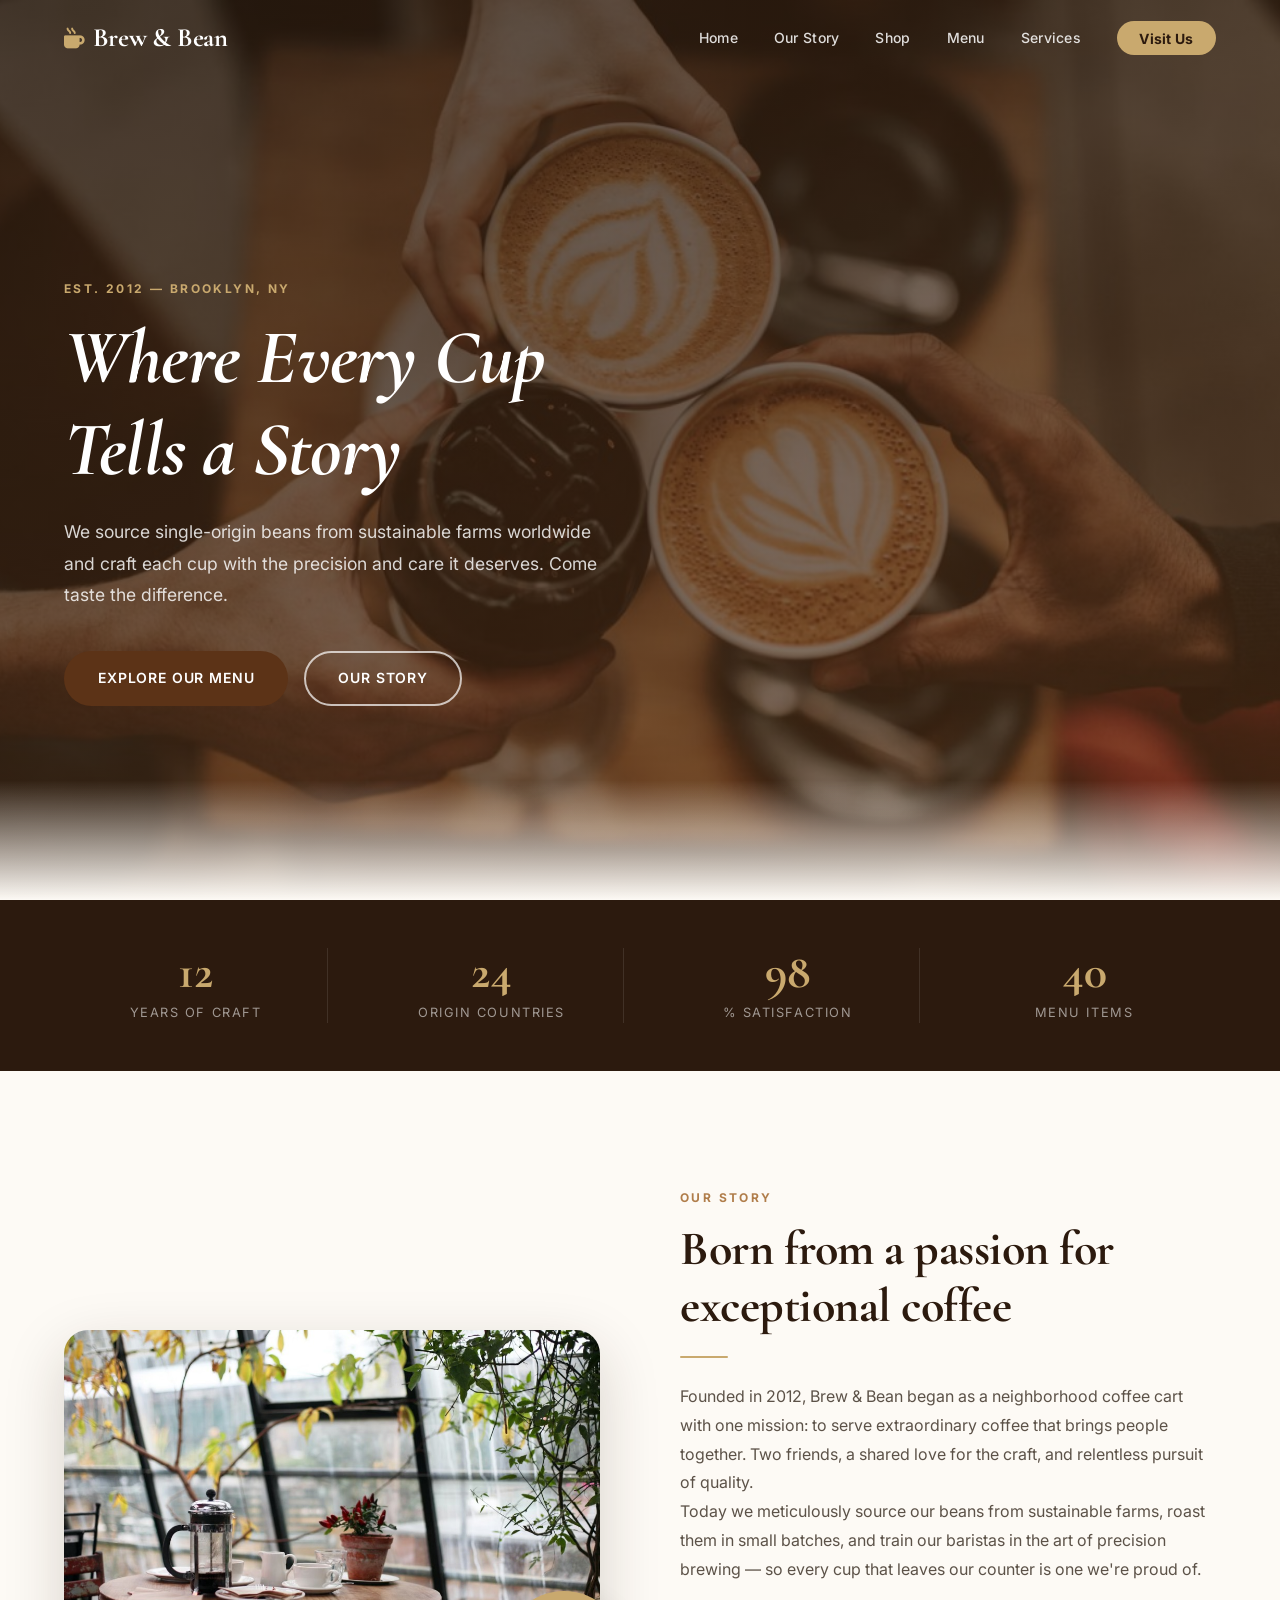
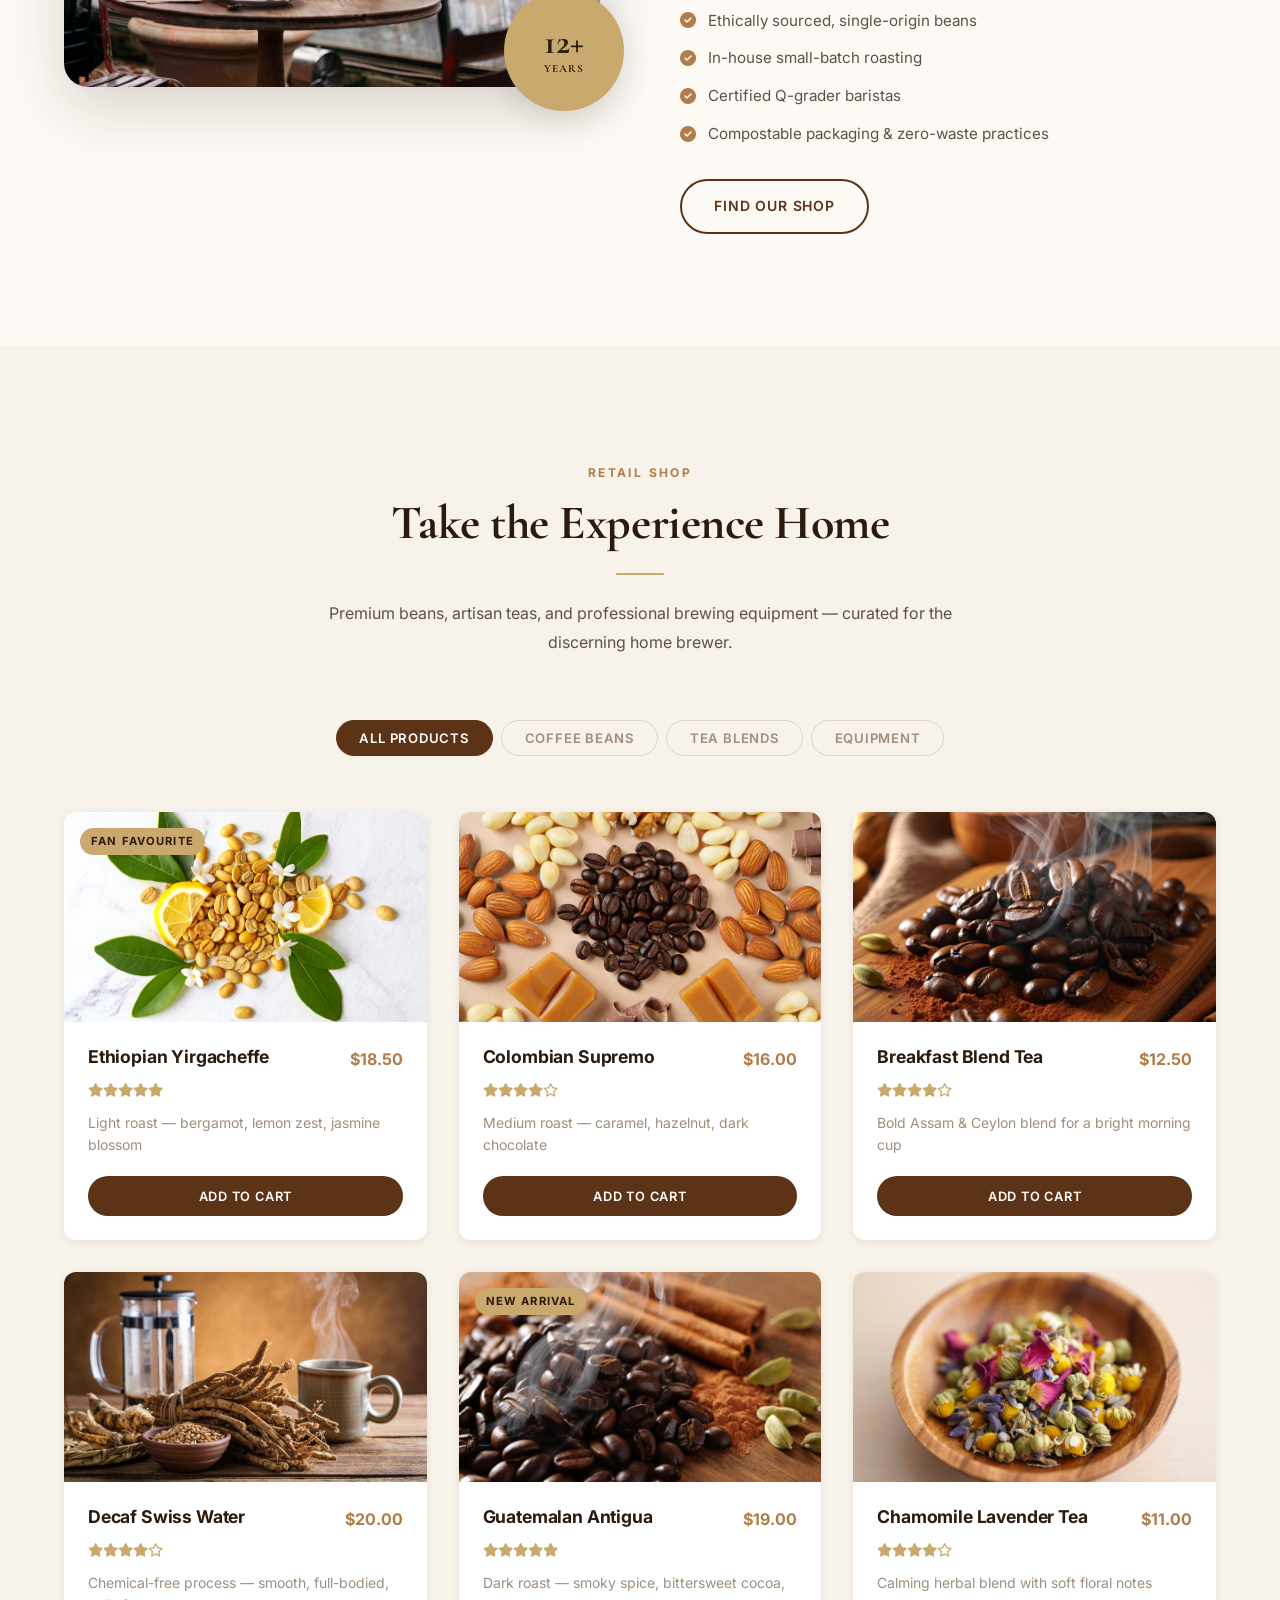
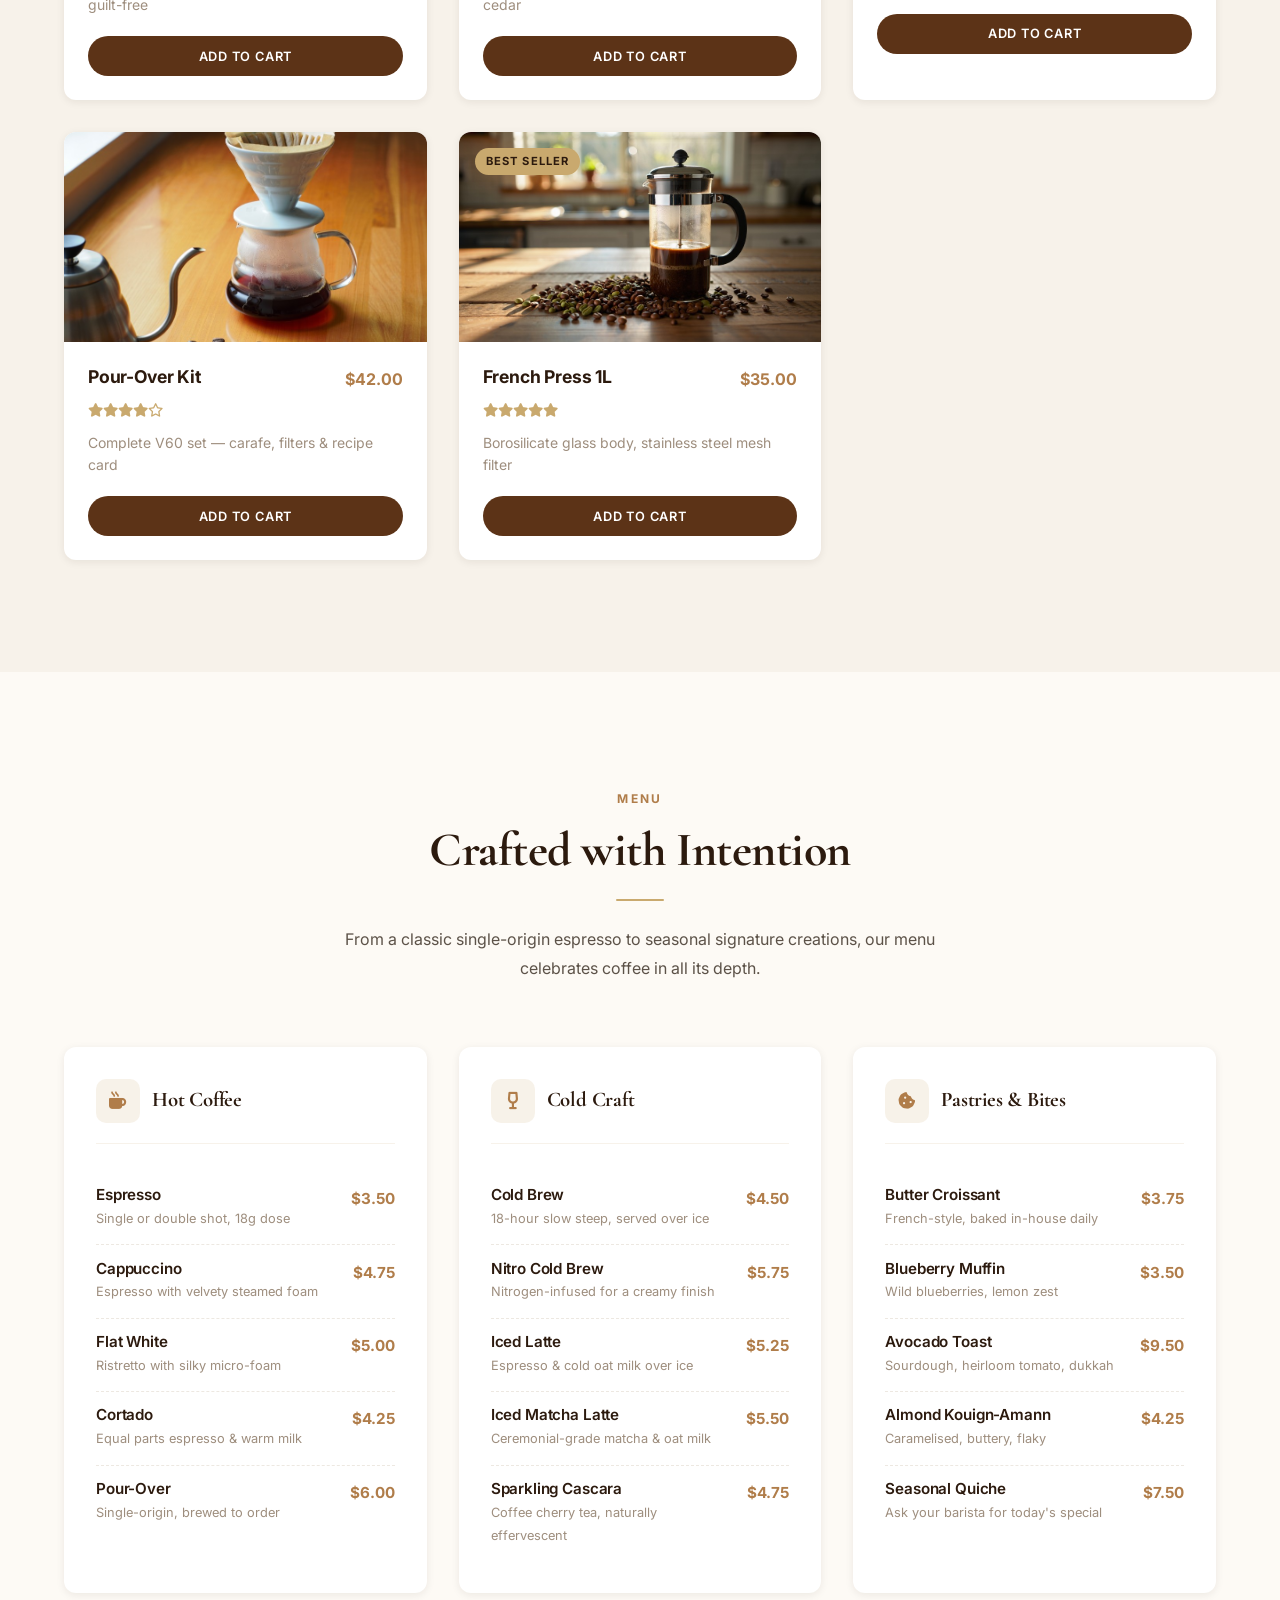
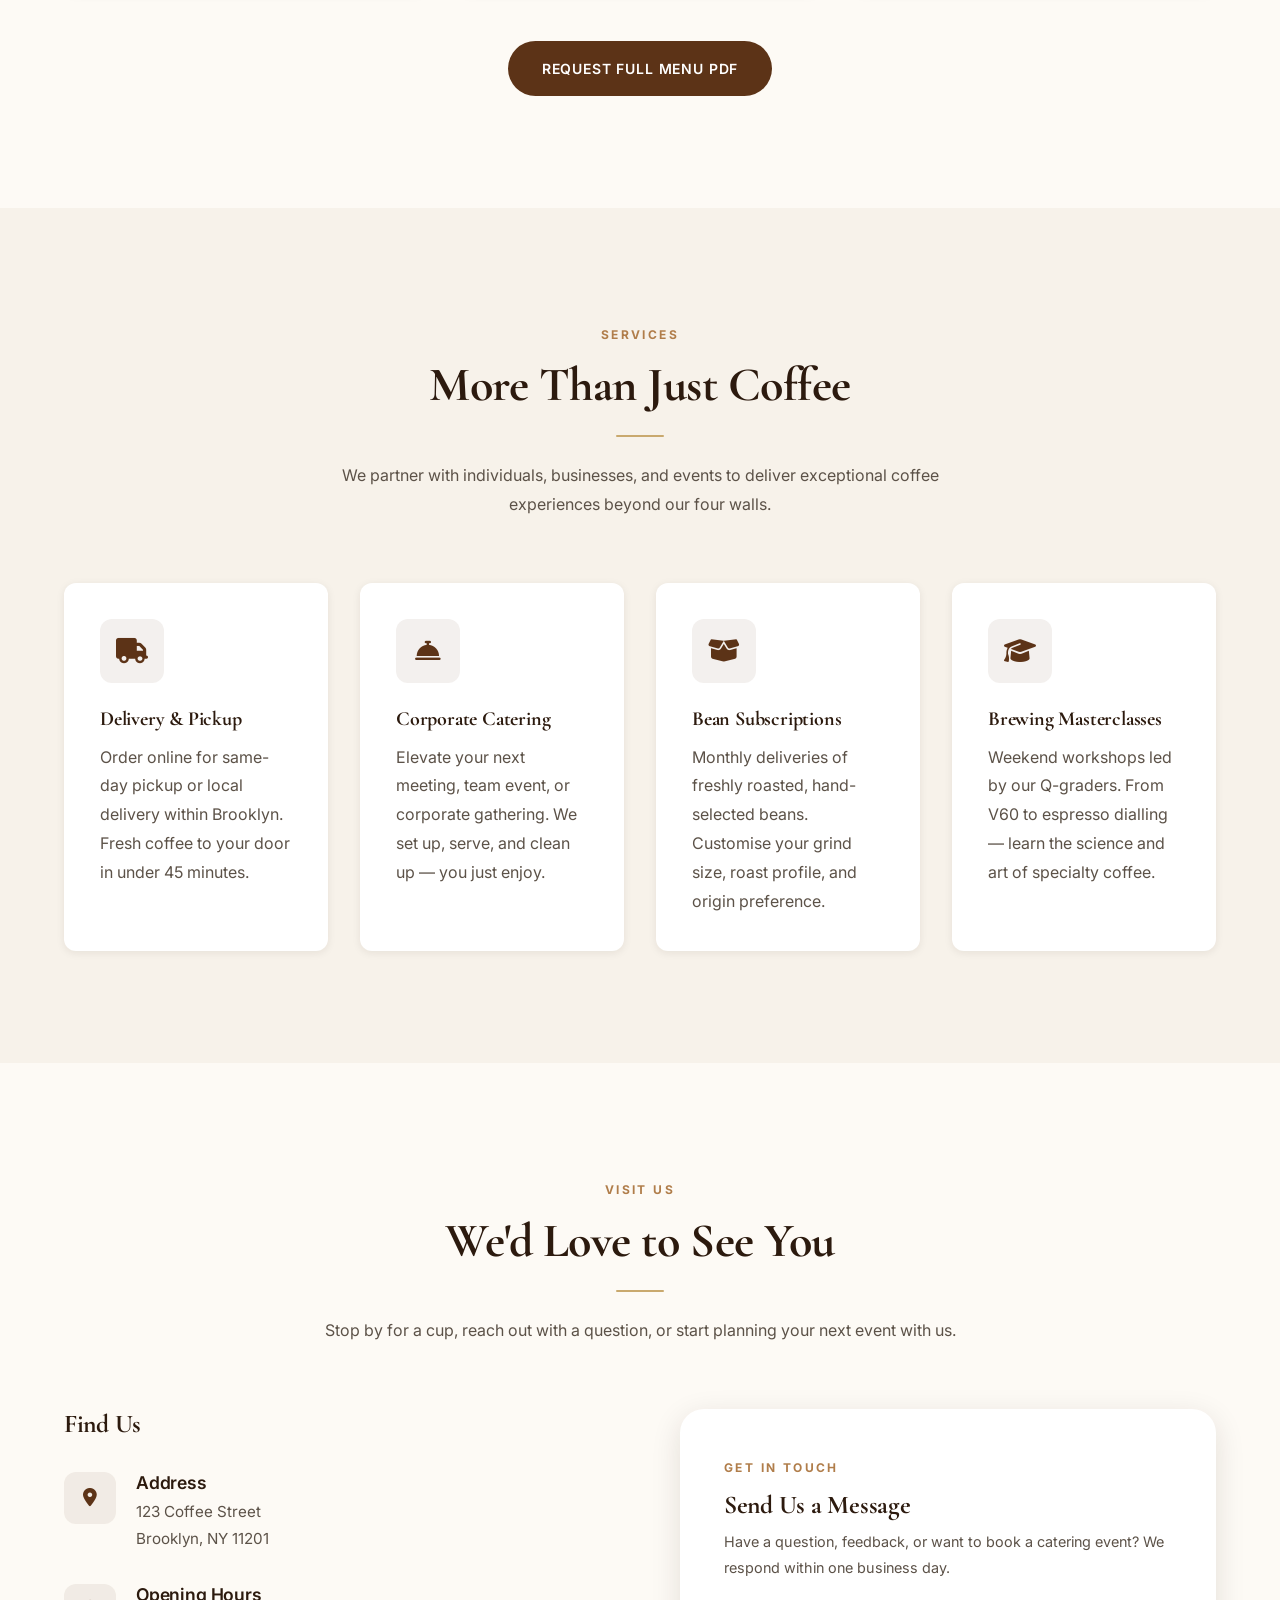
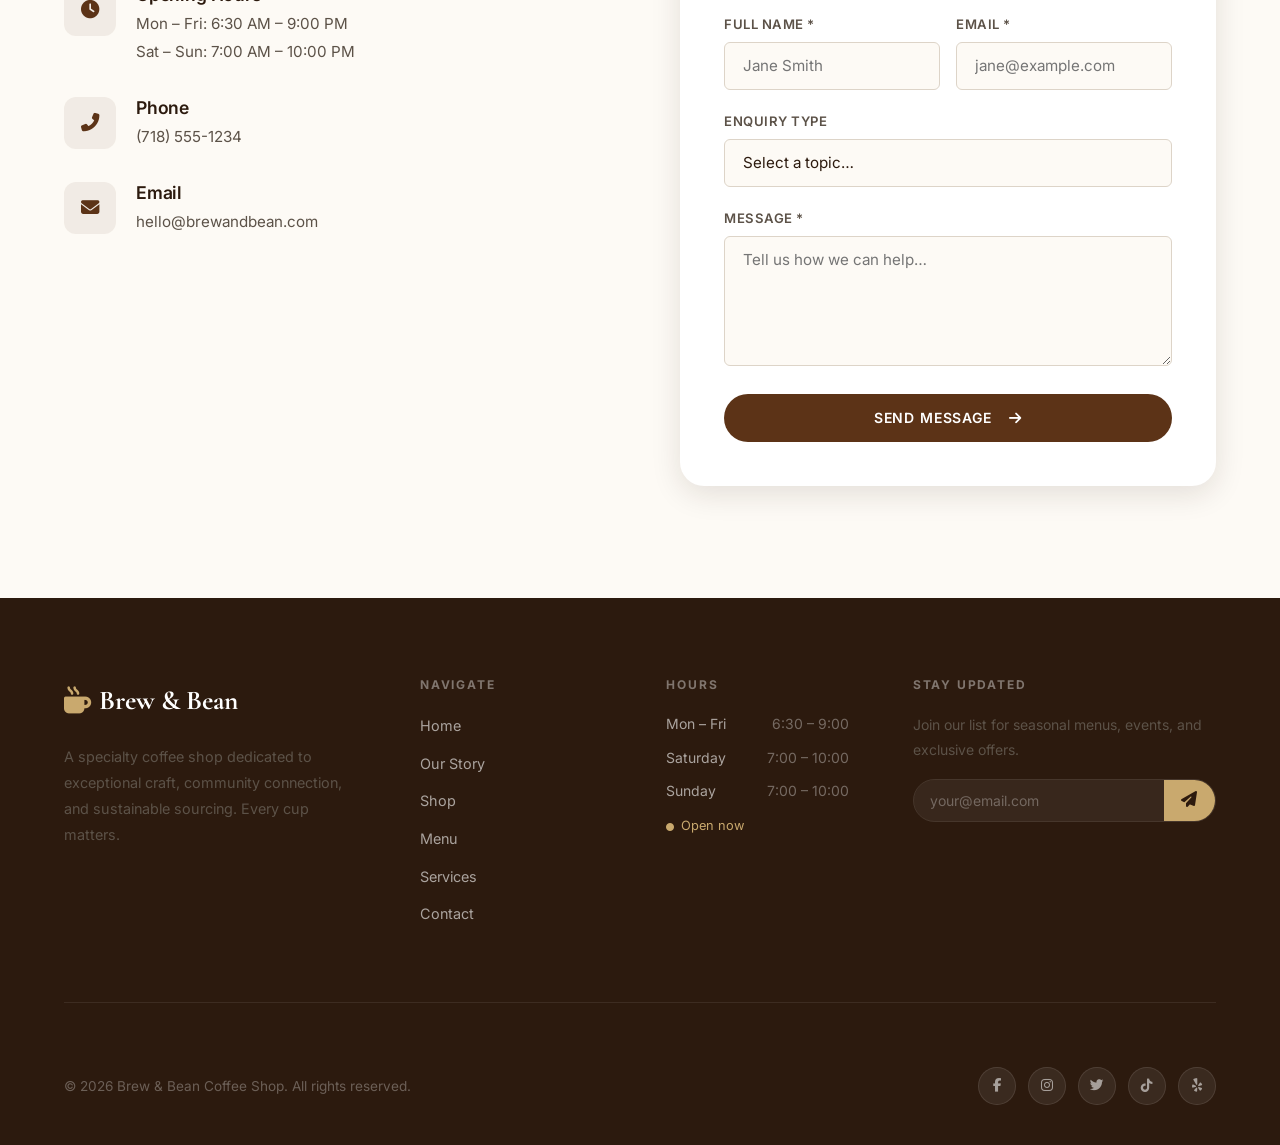
<file: 2 coffee shop/index.html>
<!DOCTYPE html>
<html lang="en">
<head>
    <meta charset="UTF-8">
    <meta name="viewport" content="width=device-width, initial-scale=1.0">
    <title>Brew &amp; Bean | Artisanal Coffee Shop</title>
    <link rel="stylesheet" href="https://cdnjs.cloudflare.com/ajax/libs/font-awesome/6.4.0/css/all.min.css">
    <link href="https://fonts.googleapis.com/css2?family=Inter:wght@300;400;500;600;700&family=Cormorant+Garamond:ital,wght@0,400;0,600;0,700;1,400;1,600&display=swap" rel="stylesheet">
    <style>
        *, *::before, *::after {
            margin: 0;
            padding: 0;
            box-sizing: border-box;
        }

        :root {
            --espresso:    #2c1a0e;
            --roast:       #5c3317;
            --caramel:     #b07d4a;
            --cream:       #f7f2ea;
            --warm-white:  #fdfaf5;
            --stone:       #9e8e7e;
            --dark-stone:  #5c5248;
            --gold:        #c9a96e;
            --sage:        #7a9b76;
            --error:       #c0392b;
            --success:     #27ae60;

            --radius-sm:   6px;
            --radius-md:   12px;
            --radius-lg:   24px;
            --radius-xl:   48px;

            --shadow-sm:   0 2px 8px rgba(44,26,14,.08);
            --shadow-md:   0 8px 30px rgba(44,26,14,.12);
            --shadow-lg:   0 20px 60px rgba(44,26,14,.18);

            --ease:        cubic-bezier(.4,0,.2,1);
            --t:           0.35s;
        }

        html { scroll-behavior: smooth; }

        body {
            font-family: 'Inter', sans-serif;
            line-height: 1.7;
            color: var(--espresso);
            background-color: var(--warm-white);
            overflow-x: hidden;
        }

        /* ── Typography ─────────────────────────────── */
        h1, h2, h3, h4 {
            font-family: 'Cormorant Garamond', serif;
            font-weight: 700;
            line-height: 1.2;
            letter-spacing: -.01em;
        }

        h1 { font-size: clamp(2.6rem, 6vw, 5rem); }
        h2 { font-size: clamp(2rem, 4vw, 3rem); }
        h3 { font-size: 1.6rem; }
        h4 { font-size: 1.1rem; font-family: 'Inter', sans-serif; font-weight: 600; }

        p { color: var(--dark-stone); line-height: 1.8; }

        .eyebrow {
            display: inline-block;
            font-size: .75rem;
            font-weight: 700;
            letter-spacing: .2em;
            text-transform: uppercase;
            color: var(--caramel);
            margin-bottom: .75rem;
        }

        /* ── Layout ─────────────────────────────────── */
        .container {
            width: 90%;
            max-width: 1200px;
            margin: 0 auto;
        }

        section { padding: 7rem 0; }

        .section-header {
            max-width: 580px;
        }

        .section-header.center {
            text-align: center;
            margin: 0 auto 4rem;
            max-width: 640px;
        }

        .divider {
            width: 48px;
            height: 2px;
            background: var(--gold);
            margin: 1.25rem 0 1.5rem;
            border-radius: 2px;
        }

        .divider.center { margin-left: auto; margin-right: auto; }

        /* ── Buttons ─────────────────────────────────── */
        .btn {
            display: inline-flex;
            align-items: center;
            gap: .5rem;
            background: var(--roast);
            color: #fff;
            padding: .85rem 2rem;
            border-radius: var(--radius-xl);
            text-decoration: none;
            font-family: 'Inter', sans-serif;
            font-weight: 600;
            font-size: .875rem;
            letter-spacing: .06em;
            text-transform: uppercase;
            transition: background var(--t) var(--ease),
                        transform var(--t) var(--ease),
                        box-shadow var(--t) var(--ease);
            border: 2px solid transparent;
            cursor: pointer;
        }

        .btn:hover {
            background: var(--espresso);
            transform: translateY(-2px);
            box-shadow: 0 12px 28px rgba(44,26,14,.25);
        }

        .btn-outline {
            background: transparent;
            border-color: rgba(255,255,255,.7);
            color: #fff;
        }

        .btn-outline:hover {
            background: rgba(255,255,255,.12);
            border-color: #fff;
            box-shadow: none;
        }

        .btn-ghost {
            background: transparent;
            border-color: var(--roast);
            color: var(--roast);
        }

        .btn-ghost:hover {
            background: var(--roast);
            color: #fff;
            box-shadow: var(--shadow-md);
        }

        /* ── Header ──────────────────────────────────── */
        header {
            position: fixed;
            top: 0; left: 0;
            width: 100%;
            z-index: 1000;
            padding: 0;
            transition: background var(--t) var(--ease), box-shadow var(--t) var(--ease), padding var(--t) var(--ease);
        }

        header.transparent {
            background: transparent;
        }

        header.solid {
            background: rgba(253,250,245,.92);
            backdrop-filter: blur(16px);
            -webkit-backdrop-filter: blur(16px);
            box-shadow: 0 1px 0 rgba(44,26,14,.08);
        }

        .header-container {
            display: flex;
            justify-content: space-between;
            align-items: center;
            height: 76px;
        }

        .logo {
            font-family: 'Cormorant Garamond', serif;
            font-size: 1.65rem;
            font-weight: 700;
            color: #fff;
            text-decoration: none;
            display: flex;
            align-items: center;
            gap: .5rem;
            transition: color var(--t) var(--ease);
            letter-spacing: -.01em;
        }

        header.solid .logo { color: var(--espresso); }

        .logo i { color: var(--gold); font-size: 1.3rem; }

        .nav-links {
            display: flex;
            list-style: none;
            gap: 2.25rem;
            align-items: center;
        }

        .nav-links a {
            font-size: .875rem;
            font-weight: 500;
            color: rgba(255,255,255,.85);
            text-decoration: none;
            letter-spacing: .02em;
            position: relative;
            transition: color var(--t) var(--ease);
        }

        header.solid .nav-links a { color: var(--dark-stone); }

        .nav-links a::after {
            content: '';
            position: absolute;
            bottom: -4px; left: 0;
            width: 0; height: 1.5px;
            background: var(--caramel);
            transition: width var(--t) var(--ease);
        }

        .nav-links a:hover { color: var(--caramel); }
        .nav-links a:hover::after { width: 100%; }
        header.solid .nav-links a:hover { color: var(--roast); }

        .nav-cta {
            background: var(--gold) !important;
            color: var(--espresso) !important;
            padding: .55rem 1.4rem !important;
            border-radius: var(--radius-xl) !important;
            font-weight: 700 !important;
        }

        .nav-cta:hover { background: var(--caramel) !important; }
        .nav-cta::after { display: none !important; }

        .mobile-menu-btn {
            display: none;
            background: none;
            border: none;
            color: #fff;
            font-size: 1.4rem;
            cursor: pointer;
            transition: color var(--t) var(--ease);
        }

        header.solid .mobile-menu-btn { color: var(--espresso); }

        /* ── Hero ────────────────────────────────────── */
        .hero {
            min-height: 100vh;
            background: linear-gradient(160deg, rgba(44,26,14,.75) 0%, rgba(92,51,23,.6) 100%),
                        url('hero.jpg') center/cover no-repeat;
            display: flex;
            align-items: center;
            position: relative;
            overflow: hidden;
        }

        .hero::after {
            content: '';
            position: absolute;
            bottom: 0; left: 0;
            width: 100%; height: 120px;
            background: linear-gradient(to top, var(--warm-white), transparent);
            pointer-events: none;
        }

        .hero-content {
            max-width: 760px;
            padding-top: 5rem;
            animation: fadeUp .9s var(--ease) both;
        }

        .hero h1 {
            color: #fff;
            margin-bottom: 1.25rem;
            font-style: italic;
        }

        .hero p {
            font-size: 1.1rem;
            color: rgba(255,255,255,.82);
            max-width: 540px;
            margin-bottom: 2.5rem;
        }

        .hero-btns { display: flex; gap: 1rem; flex-wrap: wrap; }

        /* ── Stats Bar ───────────────────────────────── */
        .stats-bar {
            background: var(--espresso);
            padding: 3rem 0;
        }

        .stats-grid {
            display: grid;
            grid-template-columns: repeat(4, 1fr);
            gap: 2rem;
            text-align: center;
        }

        .stat-item { border-right: 1px solid rgba(255,255,255,.1); }
        .stat-item:last-child { border-right: none; }

        .stat-number {
            font-family: 'Cormorant Garamond', serif;
            font-size: 3rem;
            font-weight: 700;
            color: var(--gold);
            line-height: 1;
            margin-bottom: .35rem;
        }

        .stat-label {
            font-size: .8rem;
            letter-spacing: .12em;
            text-transform: uppercase;
            color: rgba(255,255,255,.55);
        }

        /* ── About ───────────────────────────────────── */
        .about-content {
            display: grid;
            grid-template-columns: 1fr 1fr;
            gap: 5rem;
            align-items: center;
        }

        .about-img-wrap {
            position: relative;
        }

        .about-img-main {
            border-radius: var(--radius-lg);
            overflow: hidden;
            box-shadow: var(--shadow-lg);
        }

        .about-img-main img {
            width: 100%;
            display: block;
            transition: transform .6s var(--ease);
        }

        .about-img-main:hover img { transform: scale(1.04); }

        .about-badge {
            position: absolute;
            bottom: -1.5rem;
            right: -1.5rem;
            background: var(--gold);
            color: var(--espresso);
            width: 120px; height: 120px;
            border-radius: 50%;
            display: flex;
            flex-direction: column;
            align-items: center;
            justify-content: center;
            font-family: 'Cormorant Garamond', serif;
            font-weight: 700;
            box-shadow: var(--shadow-md);
            text-align: center;
        }

        .about-badge span:first-child { font-size: 2.2rem; line-height: 1; }
        .about-badge span:last-child  { font-size: .7rem; letter-spacing: .1em; text-transform: uppercase; }

        .feature-list {
            list-style: none;
            margin: 1.5rem 0 2rem;
            display: flex;
            flex-direction: column;
            gap: .75rem;
        }

        .feature-list li {
            display: flex;
            align-items: center;
            gap: .75rem;
            color: var(--dark-stone);
            font-size: .95rem;
        }

        .feature-list li i {
            color: var(--caramel);
            font-size: 1rem;
            flex-shrink: 0;
        }

        /* ── Products ────────────────────────────────── */
        .products { background: var(--cream); }

        .product-categories {
            display: flex;
            justify-content: center;
            gap: .5rem;
            margin-bottom: 3.5rem;
            flex-wrap: wrap;
        }

        .category-btn {
            background: none;
            border: 1.5px solid #ddd4c8;
            padding: .55rem 1.4rem;
            border-radius: var(--radius-xl);
            font-family: 'Inter', sans-serif;
            font-size: .82rem;
            font-weight: 600;
            letter-spacing: .06em;
            text-transform: uppercase;
            color: var(--stone);
            cursor: pointer;
            transition: all var(--t) var(--ease);
        }

        .category-btn.active,
        .category-btn:hover {
            background: var(--roast);
            border-color: var(--roast);
            color: #fff;
        }

        .product-grid {
            display: grid;
            grid-template-columns: repeat(auto-fill, minmax(270px, 1fr));
            gap: 2rem;
        }

        .product-card {
            background: #fff;
            border-radius: var(--radius-md);
            overflow: hidden;
            box-shadow: var(--shadow-sm);
            transition: transform var(--t) var(--ease), box-shadow var(--t) var(--ease);
        }

        .product-card:hover {
            transform: translateY(-6px);
            box-shadow: var(--shadow-lg);
        }

        .product-img {
            height: 210px;
            overflow: hidden;
            position: relative;
        }

        .product-img img {
            width: 100%; height: 100%;
            object-fit: cover;
            transition: transform .6s var(--ease);
        }

        .product-card:hover .product-img img { transform: scale(1.08); }

        .product-badge {
            position: absolute;
            top: 1rem; left: 1rem;
            background: var(--gold);
            color: var(--espresso);
            font-size: .7rem;
            font-weight: 700;
            letter-spacing: .1em;
            text-transform: uppercase;
            padding: .25rem .7rem;
            border-radius: var(--radius-xl);
        }

        .product-content { padding: 1.5rem; }

        .product-header {
            display: flex;
            justify-content: space-between;
            align-items: flex-start;
            margin-bottom: .35rem;
        }

        .product-header h3 {
            font-size: 1.1rem;
            font-family: 'Inter', sans-serif;
            font-weight: 700;
            color: var(--espresso);
        }

        .product-price {
            color: var(--caramel);
            font-weight: 700;
            font-size: 1rem;
            white-space: nowrap;
        }

        .product-rating { color: var(--gold); margin-bottom: .6rem; font-size: .85rem; }

        .product-description {
            font-size: .875rem;
            color: var(--stone);
            margin-bottom: 1.25rem;
            line-height: 1.6;
        }

        .btn-sm {
            font-size: .8rem;
            padding: .65rem 1.5rem;
            width: 100%;
            justify-content: center;
        }

        /* ── Menu ────────────────────────────────────── */
        .menu-preview {
            display: grid;
            grid-template-columns: repeat(auto-fit, minmax(300px, 1fr));
            gap: 2rem;
            margin-top: 3.5rem;
        }

        .menu-category {
            background: #fff;
            border-radius: var(--radius-md);
            padding: 2rem;
            box-shadow: var(--shadow-sm);
        }

        .menu-category-header {
            display: flex;
            align-items: center;
            gap: .75rem;
            margin-bottom: 1.75rem;
            padding-bottom: 1.25rem;
            border-bottom: 1px solid var(--cream);
        }

        .menu-category-icon {
            width: 44px; height: 44px;
            background: rgba(201,169,110,.15);
            border-radius: 10px;
            display: flex;
            align-items: center;
            justify-content: center;
            color: var(--caramel);
            font-size: 1.1rem;
        }

        .menu-category h3 {
            font-size: 1.3rem;
            color: var(--espresso);
        }

        .menu-item {
            display: flex;
            justify-content: space-between;
            align-items: flex-start;
            padding: .9rem 0;
            border-bottom: 1px dashed #ede8e1;
            gap: 1rem;
        }

        .menu-item:last-child { border-bottom: none; }

        .menu-item-name h4 {
            font-size: .95rem;
            color: var(--espresso);
            margin-bottom: .15rem;
        }

        .menu-item-name p {
            font-size: .8rem;
            color: var(--stone);
            margin: 0;
        }

        .menu-item-price {
            font-weight: 700;
            color: var(--caramel);
            white-space: nowrap;
            font-size: .95rem;
        }

        /* ── Services ────────────────────────────────── */
        .services { background: var(--cream); }

        .services-grid {
            display: grid;
            grid-template-columns: repeat(auto-fit, minmax(250px, 1fr));
            gap: 2rem;
            margin-top: 3.5rem;
        }

        .service-card {
            background: #fff;
            border-radius: var(--radius-md);
            padding: 2.25rem;
            box-shadow: var(--shadow-sm);
            transition: transform var(--t) var(--ease), box-shadow var(--t) var(--ease);
            position: relative;
            overflow: hidden;
        }

        .service-card::before {
            content: '';
            position: absolute;
            top: 0; left: 0;
            width: 100%; height: 3px;
            background: linear-gradient(90deg, var(--gold), var(--caramel));
            transform: scaleX(0);
            transform-origin: left;
            transition: transform var(--t) var(--ease);
        }

        .service-card:hover { transform: translateY(-6px); box-shadow: var(--shadow-lg); }
        .service-card:hover::before { transform: scaleX(1); }

        .service-icon {
            width: 64px; height: 64px;
            background: rgba(92,51,23,.07);
            border-radius: var(--radius-md);
            display: flex;
            align-items: center;
            justify-content: center;
            color: var(--roast);
            font-size: 1.6rem;
            margin-bottom: 1.5rem;
            transition: background var(--t) var(--ease), color var(--t) var(--ease);
        }

        .service-card:hover .service-icon {
            background: var(--roast);
            color: #fff;
        }

        .service-card h3 { font-size: 1.25rem; margin-bottom: .75rem; }

        /* ── Contact ─────────────────────────────────── */
        .contact-content {
            display: grid;
            grid-template-columns: 1fr 1fr;
            gap: 5rem;
            align-items: start;
        }

        .contact-item {
            display: flex;
            align-items: flex-start;
            gap: 1.25rem;
            margin-bottom: 2rem;
        }

        .contact-icon {
            width: 52px; height: 52px;
            background: rgba(92,51,23,.07);
            border-radius: var(--radius-md);
            display: flex;
            align-items: center;
            justify-content: center;
            color: var(--roast);
            font-size: 1.15rem;
            flex-shrink: 0;
        }

        .contact-item h4 { margin-bottom: .3rem; }
        .contact-item p  { margin: 0; font-size: .95rem; }

        .contact-form {
            background: #fff;
            padding: 2.75rem;
            border-radius: var(--radius-lg);
            box-shadow: var(--shadow-md);
        }

        .contact-form h3 { margin-bottom: .5rem; }
        .contact-form > p { font-size: .9rem; margin-bottom: 2rem; }

        .form-row {
            display: grid;
            grid-template-columns: 1fr 1fr;
            gap: 1rem;
        }

        .form-group { margin-bottom: 1.25rem; }

        .form-group label {
            display: block;
            margin-bottom: .4rem;
            font-size: .82rem;
            font-weight: 600;
            letter-spacing: .04em;
            text-transform: uppercase;
            color: var(--dark-stone);
        }

        .form-group input,
        .form-group textarea,
        .form-group select {
            width: 100%;
            padding: .85rem 1.1rem;
            border: 1.5px solid #ddd4c8;
            border-radius: var(--radius-sm);
            font-family: 'Inter', sans-serif;
            font-size: .95rem;
            color: var(--espresso);
            background: var(--warm-white);
            transition: border-color var(--t) var(--ease), box-shadow var(--t) var(--ease);
            -webkit-appearance: none;
        }

        .form-group input:focus,
        .form-group textarea:focus,
        .form-group select:focus {
            outline: none;
            border-color: var(--caramel);
            box-shadow: 0 0 0 3px rgba(176,125,74,.15);
        }

        .form-group textarea { resize: vertical; min-height: 130px; }

        /* ── Footer ──────────────────────────────────── */
        footer {
            background: var(--espresso);
            color: rgba(255,255,255,.65);
            padding: 5rem 0 2.5rem;
        }

        .footer-content {
            display: grid;
            grid-template-columns: 1.6fr 1fr 1fr 1.4fr;
            gap: 4rem;
            margin-bottom: 4rem;
            padding-bottom: 4rem;
            border-bottom: 1px solid rgba(255,255,255,.08);
        }

        .footer-logo {
            font-family: 'Cormorant Garamond', serif;
            font-size: 1.7rem;
            font-weight: 700;
            color: #fff;
            text-decoration: none;
            display: flex;
            align-items: center;
            gap: .5rem;
            margin-bottom: 1.25rem;
        }

        .footer-logo i { color: var(--gold); }

        .footer-about p { font-size: .9rem; line-height: 1.8; margin-bottom: 0; }

        .footer-col h4 {
            font-family: 'Inter', sans-serif;
            font-size: .75rem;
            font-weight: 700;
            letter-spacing: .15em;
            text-transform: uppercase;
            color: rgba(255,255,255,.4);
            margin-bottom: 1.25rem;
        }

        .footer-links { list-style: none; }
        .footer-links li { margin-bottom: .65rem; }

        .footer-links a {
            color: rgba(255,255,255,.6);
            text-decoration: none;
            font-size: .9rem;
            transition: color var(--t) var(--ease), padding-left var(--t) var(--ease);
        }

        .footer-links a:hover { color: var(--gold); padding-left: 4px; }

        .hours-item {
            display: flex;
            justify-content: space-between;
            font-size: .875rem;
            margin-bottom: .6rem;
            color: rgba(255,255,255,.6);
        }

        .hours-item span:last-child { color: rgba(255,255,255,.35); }

        .newsletter-form {
            display: flex;
            margin-top: 1rem;
            border-radius: var(--radius-xl);
            overflow: hidden;
            border: 1.5px solid rgba(255,255,255,.12);
        }

        .newsletter-form input {
            flex: 1;
            padding: .75rem 1rem;
            border: none;
            background: rgba(255,255,255,.06);
            color: #fff;
            font-family: 'Inter', sans-serif;
            font-size: .875rem;
        }

        .newsletter-form input::placeholder { color: rgba(255,255,255,.3); }
        .newsletter-form input:focus { outline: none; }

        .newsletter-form button {
            background: var(--gold);
            color: var(--espresso);
            border: none;
            padding: 0 1.1rem;
            cursor: pointer;
            font-size: 1rem;
            transition: background var(--t) var(--ease);
        }

        .newsletter-form button:hover { background: var(--caramel); }

        .footer-bottom {
            display: flex;
            justify-content: space-between;
            align-items: center;
            flex-wrap: wrap;
            gap: 1rem;
        }

        .copyright { font-size: .85rem; color: rgba(255,255,255,.3); }

        .social-links { display: flex; gap: .75rem; }

        .social-links a {
            width: 38px; height: 38px;
            background: rgba(255,255,255,.07);
            border: 1px solid rgba(255,255,255,.1);
            color: rgba(255,255,255,.55);
            border-radius: 50%;
            display: flex;
            align-items: center;
            justify-content: center;
            font-size: .85rem;
            text-decoration: none;
            transition: background var(--t) var(--ease), color var(--t) var(--ease), border-color var(--t) var(--ease);
        }

        .social-links a:hover {
            background: var(--gold);
            border-color: var(--gold);
            color: var(--espresso);
        }

        /* ── Toast Notifications ─────────────────────── */
        .toast-container {
            position: fixed;
            bottom: 2rem;
            right: 2rem;
            z-index: 9999;
            display: flex;
            flex-direction: column;
            gap: .75rem;
        }

        .toast {
            display: flex;
            align-items: center;
            gap: .9rem;
            background: #fff;
            padding: 1rem 1.25rem;
            border-radius: var(--radius-md);
            box-shadow: var(--shadow-lg);
            min-width: 300px;
            max-width: 380px;
            transform: translateX(120%);
            transition: transform .4s var(--ease);
            border-left: 3px solid var(--sage);
        }

        .toast.show { transform: translateX(0); }

        .toast.error { border-left-color: var(--error); }

        .toast-icon {
            font-size: 1.2rem;
            color: var(--sage);
            flex-shrink: 0;
        }

        .toast.error .toast-icon { color: var(--error); }

        .toast-body { flex: 1; }
        .toast-title { font-weight: 700; font-size: .9rem; color: var(--espresso); margin-bottom: .1rem; }
        .toast-msg   { font-size: .82rem; color: var(--stone); }

        .toast-close {
            background: none;
            border: none;
            color: var(--stone);
            cursor: pointer;
            font-size: .9rem;
            padding: .2rem;
            line-height: 1;
        }

        /* ── Animations ──────────────────────────────── */
        @keyframes fadeUp {
            from { opacity: 0; transform: translateY(28px); }
            to   { opacity: 1; transform: translateY(0); }
        }

        .reveal {
            opacity: 0;
            transform: translateY(32px);
            transition: opacity .7s var(--ease), transform .7s var(--ease);
        }

        .reveal.visible {
            opacity: 1;
            transform: translateY(0);
        }

        /* ── Responsive ──────────────────────────────── */
        @media (max-width: 992px) {
            .about-content,
            .contact-content {
                grid-template-columns: 1fr;
                gap: 3rem;
            }

            .about-badge { bottom: 1rem; right: 1rem; }

            .footer-content {
                grid-template-columns: repeat(2, 1fr);
                gap: 2.5rem;
            }

            .stats-grid { grid-template-columns: repeat(2, 1fr); }
            .stat-item { border-right: none; }
        }

        @media (max-width: 768px) {
            section { padding: 4.5rem 0; }

            .nav-links {
                position: fixed;
                top: 0; left: -100%;
                width: 85%; max-width: 320px;
                height: 100vh;
                background: var(--warm-white);
                flex-direction: column;
                align-items: flex-start;
                padding: 5rem 2.5rem 2rem;
                gap: .25rem;
                transition: left var(--t) var(--ease);
                box-shadow: 8px 0 32px rgba(44,26,14,.15);
            }

            .nav-links.active { left: 0; }

            .nav-links a { color: var(--dark-stone) !important; font-size: 1rem; }

            .nav-cta {
                margin-top: 1rem;
                display: inline-flex !important;
            }

            .mobile-menu-btn { display: block; }
            .mobile-overlay { display: none; position: fixed; inset: 0; background: rgba(0,0,0,.4); z-index: 999; }
            .mobile-overlay.active { display: block; }

            .hero-btns { flex-direction: column; }
            .hero-btns .btn { width: fit-content; }

            .footer-content { grid-template-columns: 1fr; gap: 2rem; }

            .form-row { grid-template-columns: 1fr; }

            .toast { min-width: 260px; }
            .toast-container { right: 1rem; bottom: 1rem; left: 1rem; }
        }

        @media (max-width: 576px) {
            .contact-form { padding: 2rem 1.5rem; }
            .stats-grid { grid-template-columns: repeat(2, 1fr); gap: 1.5rem; }
            .footer-bottom { justify-content: center; text-align: center; }
        }
    </style>
</head>
<body>

    <!-- Mobile Overlay -->
    <div class="mobile-overlay" id="mobileOverlay"></div>

    <!-- Toast Container -->
    <div class="toast-container" id="toastContainer"></div>

    <!-- Header -->
    <header id="header" class="transparent">
        <div class="container header-container">
            <a href="#home" class="logo"><i class="fas fa-mug-hot"></i> Brew &amp; Bean</a>

            <button class="mobile-menu-btn" id="mobileMenuBtn" aria-label="Open menu">
                <i class="fas fa-bars"></i>
            </button>

            <ul class="nav-links" id="navLinks">
                <li><a href="#home">Home</a></li>
                <li><a href="#about">Our Story</a></li>
                <li><a href="#products">Shop</a></li>
                <li><a href="#menu">Menu</a></li>
                <li><a href="#services">Services</a></li>
                <li><a href="#contact" class="nav-cta">Visit Us</a></li>
            </ul>
        </div>
    </header>

    <!-- Hero -->
    <section class="hero" id="home">
        <div class="container">
            <div class="hero-content">
                <span class="eyebrow" style="color:var(--gold);">Est. 2012 &mdash; Brooklyn, NY</span>
                <h1>Where Every Cup<br>Tells a Story</h1>
                <p>We source single-origin beans from sustainable farms worldwide and craft each cup with the precision and care it deserves. Come taste the difference.</p>
                <div class="hero-btns">
                    <a href="#menu" class="btn">Explore Our Menu</a>
                    <a href="#about" class="btn btn-outline">Our Story</a>
                </div>
            </div>
        </div>
    </section>

    <!-- Stats Bar -->
    <div class="stats-bar">
        <div class="container">
            <div class="stats-grid">
                <div class="stat-item">
                    <div class="stat-number" data-count="12">0</div>
                    <div class="stat-label">Years of craft</div>
                </div>
                <div class="stat-item">
                    <div class="stat-number" data-count="24">0</div>
                    <div class="stat-label">Origin countries</div>
                </div>
                <div class="stat-item">
                    <div class="stat-number" data-count="98">0</div>
                    <div class="stat-label">% satisfaction</div>
                </div>
                <div class="stat-item">
                    <div class="stat-number" data-count="40">0</div>
                    <div class="stat-label">Menu items</div>
                </div>
            </div>
        </div>
    </div>

    <!-- About -->
    <section id="about" class="about">
        <div class="container">
            <div class="about-content">
                <div class="about-img-wrap reveal">
                    <div class="about-img-main">
                        <img src="ourstory.jpg" alt="Inside Brew & Bean coffee shop">
                    </div>
                    <div class="about-badge">
                        <span>12+</span>
                        <span>Years</span>
                    </div>
                </div>
                <div class="about-text reveal">
                    <span class="eyebrow">Our Story</span>
                    <h2>Born from a passion for exceptional coffee</h2>
                    <div class="divider"></div>
                    <p>Founded in 2012, Brew &amp; Bean began as a neighborhood coffee cart with one mission: to serve extraordinary coffee that brings people together. Two friends, a shared love for the craft, and relentless pursuit of quality.</p>
                    <p>Today we meticulously source our beans from sustainable farms, roast them in small batches, and train our baristas in the art of precision brewing &mdash; so every cup that leaves our counter is one we're proud of.</p>
                    <ul class="feature-list">
                        <li><i class="fas fa-check-circle"></i> Ethically sourced, single-origin beans</li>
                        <li><i class="fas fa-check-circle"></i> In-house small-batch roasting</li>
                        <li><i class="fas fa-check-circle"></i> Certified Q-grader baristas</li>
                        <li><i class="fas fa-check-circle"></i> Compostable packaging &amp; zero-waste practices</li>
                    </ul>
                    <a href="#contact" class="btn btn-ghost">Find Our Shop</a>
                </div>
            </div>
        </div>
    </section>

    <!-- Products -->
    <section id="products" class="products">
        <div class="container">
            <div class="section-header center reveal">
                <span class="eyebrow">Retail Shop</span>
                <h2>Take the Experience Home</h2>
                <div class="divider center"></div>
                <p>Premium beans, artisan teas, and professional brewing equipment — curated for the discerning home brewer.</p>
            </div>

            <div class="product-categories">
                <button class="category-btn active" data-category="all">All Products</button>
                <button class="category-btn" data-category="coffee">Coffee Beans</button>
                <button class="category-btn" data-category="tea">Tea Blends</button>
                <button class="category-btn" data-category="equipment">Equipment</button>
            </div>

            <div class="product-grid" id="productGrid">
                <!-- populated by JS -->
            </div>
        </div>
    </section>

    <!-- Menu -->
    <section id="menu">
        <div class="container">
            <div class="section-header center reveal">
                <span class="eyebrow">Menu</span>
                <h2>Crafted with Intention</h2>
                <div class="divider center"></div>
                <p>From a classic single-origin espresso to seasonal signature creations, our menu celebrates coffee in all its depth.</p>
            </div>

            <div class="menu-preview">
                <div class="menu-category reveal">
                    <div class="menu-category-header">
                        <div class="menu-category-icon"><i class="fas fa-mug-hot"></i></div>
                        <h3>Hot Coffee</h3>
                    </div>
                    <div class="menu-item">
                        <div class="menu-item-name">
                            <h4>Espresso</h4>
                            <p>Single or double shot, 18g dose</p>
                        </div>
                        <div class="menu-item-price">$3.50</div>
                    </div>
                    <div class="menu-item">
                        <div class="menu-item-name">
                            <h4>Cappuccino</h4>
                            <p>Espresso with velvety steamed foam</p>
                        </div>
                        <div class="menu-item-price">$4.75</div>
                    </div>
                    <div class="menu-item">
                        <div class="menu-item-name">
                            <h4>Flat White</h4>
                            <p>Ristretto with silky micro-foam</p>
                        </div>
                        <div class="menu-item-price">$5.00</div>
                    </div>
                    <div class="menu-item">
                        <div class="menu-item-name">
                            <h4>Cortado</h4>
                            <p>Equal parts espresso &amp; warm milk</p>
                        </div>
                        <div class="menu-item-price">$4.25</div>
                    </div>
                    <div class="menu-item">
                        <div class="menu-item-name">
                            <h4>Pour-Over</h4>
                            <p>Single-origin, brewed to order</p>
                        </div>
                        <div class="menu-item-price">$6.00</div>
                    </div>
                </div>

                <div class="menu-category reveal">
                    <div class="menu-category-header">
                        <div class="menu-category-icon"><i class="fas fa-wine-glass-alt"></i></div>
                        <h3>Cold Craft</h3>
                    </div>
                    <div class="menu-item">
                        <div class="menu-item-name">
                            <h4>Cold Brew</h4>
                            <p>18-hour slow steep, served over ice</p>
                        </div>
                        <div class="menu-item-price">$4.50</div>
                    </div>
                    <div class="menu-item">
                        <div class="menu-item-name">
                            <h4>Nitro Cold Brew</h4>
                            <p>Nitrogen-infused for a creamy finish</p>
                        </div>
                        <div class="menu-item-price">$5.75</div>
                    </div>
                    <div class="menu-item">
                        <div class="menu-item-name">
                            <h4>Iced Latte</h4>
                            <p>Espresso &amp; cold oat milk over ice</p>
                        </div>
                        <div class="menu-item-price">$5.25</div>
                    </div>
                    <div class="menu-item">
                        <div class="menu-item-name">
                            <h4>Iced Matcha Latte</h4>
                            <p>Ceremonial-grade matcha &amp; oat milk</p>
                        </div>
                        <div class="menu-item-price">$5.50</div>
                    </div>
                    <div class="menu-item">
                        <div class="menu-item-name">
                            <h4>Sparkling Cascara</h4>
                            <p>Coffee cherry tea, naturally effervescent</p>
                        </div>
                        <div class="menu-item-price">$4.75</div>
                    </div>
                </div>

                <div class="menu-category reveal">
                    <div class="menu-category-header">
                        <div class="menu-category-icon"><i class="fas fa-cookie-bite"></i></div>
                        <h3>Pastries &amp; Bites</h3>
                    </div>
                    <div class="menu-item">
                        <div class="menu-item-name">
                            <h4>Butter Croissant</h4>
                            <p>French-style, baked in-house daily</p>
                        </div>
                        <div class="menu-item-price">$3.75</div>
                    </div>
                    <div class="menu-item">
                        <div class="menu-item-name">
                            <h4>Blueberry Muffin</h4>
                            <p>Wild blueberries, lemon zest</p>
                        </div>
                        <div class="menu-item-price">$3.50</div>
                    </div>
                    <div class="menu-item">
                        <div class="menu-item-name">
                            <h4>Avocado Toast</h4>
                            <p>Sourdough, heirloom tomato, dukkah</p>
                        </div>
                        <div class="menu-item-price">$9.50</div>
                    </div>
                    <div class="menu-item">
                        <div class="menu-item-name">
                            <h4>Almond Kouign-Amann</h4>
                            <p>Caramelised, buttery, flaky</p>
                        </div>
                        <div class="menu-item-price">$4.25</div>
                    </div>
                    <div class="menu-item">
                        <div class="menu-item-name">
                            <h4>Seasonal Quiche</h4>
                            <p>Ask your barista for today's special</p>
                        </div>
                        <div class="menu-item-price">$7.50</div>
                    </div>
                </div>
            </div>

            <div style="text-align:center; margin-top:3rem;" class="reveal">
                <a href="#contact" class="btn">Request Full Menu PDF</a>
            </div>
        </div>
    </section>

    <!-- Services -->
    <section id="services" class="services">
        <div class="container">
            <div class="section-header center reveal">
                <span class="eyebrow">Services</span>
                <h2>More Than Just Coffee</h2>
                <div class="divider center"></div>
                <p>We partner with individuals, businesses, and events to deliver exceptional coffee experiences beyond our four walls.</p>
            </div>

            <div class="services-grid">
                <div class="service-card reveal">
                    <div class="service-icon"><i class="fas fa-truck"></i></div>
                    <h3>Delivery &amp; Pickup</h3>
                    <p>Order online for same-day pickup or local delivery within Brooklyn. Fresh coffee to your door in under 45 minutes.</p>
                </div>
                <div class="service-card reveal">
                    <div class="service-icon"><i class="fas fa-concierge-bell"></i></div>
                    <h3>Corporate Catering</h3>
                    <p>Elevate your next meeting, team event, or corporate gathering. We set up, serve, and clean up — you just enjoy.</p>
                </div>
                <div class="service-card reveal">
                    <div class="service-icon"><i class="fas fa-box-open"></i></div>
                    <h3>Bean Subscriptions</h3>
                    <p>Monthly deliveries of freshly roasted, hand-selected beans. Customise your grind size, roast profile, and origin preference.</p>
                </div>
                <div class="service-card reveal">
                    <div class="service-icon"><i class="fas fa-graduation-cap"></i></div>
                    <h3>Brewing Masterclasses</h3>
                    <p>Weekend workshops led by our Q-graders. From V60 to espresso dialling — learn the science and art of specialty coffee.</p>
                </div>
            </div>
        </div>
    </section>

    <!-- Contact -->
    <section id="contact">
        <div class="container">
            <div class="section-header center reveal">
                <span class="eyebrow">Visit Us</span>
                <h2>We'd Love to See You</h2>
                <div class="divider center"></div>
                <p>Stop by for a cup, reach out with a question, or start planning your next event with us.</p>
            </div>

            <div class="contact-content">
                <div class="reveal">
                    <h3 style="margin-bottom:2rem;">Find Us</h3>

                    <div class="contact-item">
                        <div class="contact-icon"><i class="fas fa-map-marker-alt"></i></div>
                        <div>
                            <h4>Address</h4>
                            <p>123 Coffee Street<br>Brooklyn, NY 11201</p>
                        </div>
                    </div>

                    <div class="contact-item">
                        <div class="contact-icon"><i class="fas fa-clock"></i></div>
                        <div>
                            <h4>Opening Hours</h4>
                            <p>Mon – Fri: 6:30 AM – 9:00 PM<br>Sat – Sun: 7:00 AM – 10:00 PM</p>
                        </div>
                    </div>

                    <div class="contact-item">
                        <div class="contact-icon"><i class="fas fa-phone-alt"></i></div>
                        <div>
                            <h4>Phone</h4>
                            <p>(718) 555-1234</p>
                        </div>
                    </div>

                    <div class="contact-item">
                        <div class="contact-icon"><i class="fas fa-envelope"></i></div>
                        <div>
                            <h4>Email</h4>
                            <p>hello@brewandbean.com</p>
                        </div>
                    </div>
                </div>

                <div class="contact-form reveal">
                    <span class="eyebrow">Get in Touch</span>
                    <h3>Send Us a Message</h3>
                    <p>Have a question, feedback, or want to book a catering event? We respond within one business day.</p>

                    <form id="contactForm" novalidate>
                        <div class="form-row">
                            <div class="form-group">
                                <label for="name">Full Name *</label>
                                <input type="text" id="name" name="name" placeholder="Jane Smith" required>
                            </div>
                            <div class="form-group">
                                <label for="email">Email *</label>
                                <input type="email" id="email" name="email" placeholder="jane@example.com" required>
                            </div>
                        </div>
                        <div class="form-group">
                            <label for="subject">Enquiry Type</label>
                            <select id="subject" name="subject">
                                <option value="">Select a topic…</option>
                                <option>General Enquiry</option>
                                <option>Catering &amp; Events</option>
                                <option>Wholesale / B2B</option>
                                <option>Brewing Classes</option>
                                <option>Press &amp; Media</option>
                            </select>
                        </div>
                        <div class="form-group">
                            <label for="message">Message *</label>
                            <textarea id="message" name="message" placeholder="Tell us how we can help…" required></textarea>
                        </div>
                        <button type="submit" class="btn" style="width:100%; justify-content:center;">
                            Send Message &nbsp;<i class="fas fa-arrow-right"></i>
                        </button>
                    </form>
                </div>
            </div>
        </div>
    </section>

    <!-- Footer -->
    <footer>
        <div class="container">
            <div class="footer-content">
                <div class="footer-about">
                    <a href="#home" class="footer-logo"><i class="fas fa-mug-hot"></i> Brew &amp; Bean</a>
                    <p>A specialty coffee shop dedicated to exceptional craft, community connection, and sustainable sourcing. Every cup matters.</p>
                </div>

                <div class="footer-col">
                    <h4>Navigate</h4>
                    <ul class="footer-links">
                        <li><a href="#home">Home</a></li>
                        <li><a href="#about">Our Story</a></li>
                        <li><a href="#products">Shop</a></li>
                        <li><a href="#menu">Menu</a></li>
                        <li><a href="#services">Services</a></li>
                        <li><a href="#contact">Contact</a></li>
                    </ul>
                </div>

                <div class="footer-col">
                    <h4>Hours</h4>
                    <div class="hours-item">
                        <span>Mon – Fri</span>
                        <span>6:30 – 9:00</span>
                    </div>
                    <div class="hours-item">
                        <span>Saturday</span>
                        <span>7:00 – 10:00</span>
                    </div>
                    <div class="hours-item">
                        <span>Sunday</span>
                        <span>7:00 – 10:00</span>
                    </div>
                    <div class="hours-item" style="margin-top:.75rem;">
                        <span style="color:var(--gold); font-size:.8rem;"><i class="fas fa-circle" style="font-size:.5rem; margin-right:.4rem;"></i>Open now</span>
                    </div>
                </div>

                <div class="footer-col">
                    <h4>Stay Updated</h4>
                    <p style="font-size:.875rem; margin-bottom:.75rem;">Join our list for seasonal menus, events, and exclusive offers.</p>
                    <form class="newsletter-form" id="newsletterForm">
                        <input type="email" placeholder="your@email.com" required>
                        <button type="submit" aria-label="Subscribe"><i class="fas fa-paper-plane"></i></button>
                    </form>
                </div>
            </div>

            <div class="footer-bottom">
                <p class="copyright">&copy; 2026 Brew &amp; Bean Coffee Shop. All rights reserved.</p>
                <div class="social-links">
                    <a href="#" aria-label="Facebook"><i class="fab fa-facebook-f"></i></a>
                    <a href="#" aria-label="Instagram"><i class="fab fa-instagram"></i></a>
                    <a href="#" aria-label="Twitter"><i class="fab fa-twitter"></i></a>
                    <a href="#" aria-label="TikTok"><i class="fab fa-tiktok"></i></a>
                    <a href="#" aria-label="Yelp"><i class="fab fa-yelp"></i></a>
                </div>
            </div>
        </div>
    </footer>

    <script>
    /* ── Header ───────────────────────────────── */
    const header = document.getElementById('header');
    const mobileMenuBtn = document.getElementById('mobileMenuBtn');
    const navLinks = document.getElementById('navLinks');
    const mobileOverlay = document.getElementById('mobileOverlay');

    function updateHeader() {
        if (window.scrollY > 60) {
            header.classList.remove('transparent');
            header.classList.add('solid');
        } else {
            header.classList.remove('solid');
            header.classList.add('transparent');
        }
    }

    window.addEventListener('scroll', updateHeader, { passive: true });
    updateHeader();

    function openMenu() {
        navLinks.classList.add('active');
        mobileOverlay.classList.add('active');
        mobileMenuBtn.innerHTML = '<i class="fas fa-times"></i>';
    }

    function closeMenu() {
        navLinks.classList.remove('active');
        mobileOverlay.classList.remove('active');
        mobileMenuBtn.innerHTML = '<i class="fas fa-bars"></i>';
    }

    mobileMenuBtn.addEventListener('click', () => navLinks.classList.contains('active') ? closeMenu() : openMenu());
    mobileOverlay.addEventListener('click', closeMenu);

    document.querySelectorAll('.nav-links a').forEach(link => link.addEventListener('click', closeMenu));

    /* ── Toast System ─────────────────────────── */
    function showToast(title, msg, type = 'success') {
        const container = document.getElementById('toastContainer');
        const toast = document.createElement('div');
        toast.className = `toast${type === 'error' ? ' error' : ''}`;

        const icon = type === 'error'
            ? '<i class="fas fa-exclamation-circle toast-icon"></i>'
            : '<i class="fas fa-check-circle toast-icon"></i>';

        toast.innerHTML = `
            ${icon}
            <div class="toast-body">
                <div class="toast-title">${title}</div>
                <div class="toast-msg">${msg}</div>
            </div>
            <button class="toast-close" aria-label="Dismiss">&times;</button>
        `;

        toast.querySelector('.toast-close').addEventListener('click', () => dismissToast(toast));
        container.appendChild(toast);

        requestAnimationFrame(() => requestAnimationFrame(() => toast.classList.add('show')));

        setTimeout(() => dismissToast(toast), 5000);
    }

    function dismissToast(toast) {
        toast.classList.remove('show');
        setTimeout(() => toast.remove(), 400);
    }

    /* ── Stats Counter ────────────────────────── */
    function animateCounter(el) {
        const target = parseInt(el.dataset.count, 10);
        const duration = 1800;
        const startTime = performance.now();

        function step(now) {
            const elapsed = now - startTime;
            const progress = Math.min(elapsed / duration, 1);
            const eased = 1 - Math.pow(1 - progress, 3);
            el.textContent = Math.round(eased * target);
            if (progress < 1) requestAnimationFrame(step);
        }

        requestAnimationFrame(step);
    }

    const statsObserver = new IntersectionObserver((entries) => {
        entries.forEach(entry => {
            if (entry.isIntersecting) {
                animateCounter(entry.target);
                statsObserver.unobserve(entry.target);
            }
        });
    }, { threshold: .3 });

    document.querySelectorAll('.stat-number').forEach(el => statsObserver.observe(el));

    /* ── Scroll Reveal ────────────────────────── */
    const revealObserver = new IntersectionObserver((entries) => {
        entries.forEach((entry, i) => {
            if (entry.isIntersecting) {
                const delay = entry.target.dataset.delay || 0;
                setTimeout(() => entry.target.classList.add('visible'), delay);
                revealObserver.unobserve(entry.target);
            }
        });
    }, { threshold: .12 });

    document.querySelectorAll('.reveal').forEach((el, i) => {
        el.dataset.delay = (i % 4) * 80;
        revealObserver.observe(el);
    });

    /* ── Products ─────────────────────────────── */
    const products = [
        {
            id: 1,
            name: "Ethiopian Yirgacheffe",
            description: "Light roast — bergamot, lemon zest, jasmine blossom",
            price: "$18.50",
            category: "coffee",
            rating: 5,
            image: "etheopen.jpg",
            badge: "Fan Favourite"
        },
        {
            id: 2,
            name: "Colombian Supremo",
            description: "Medium roast — caramel, hazelnut, dark chocolate",
            price: "$16.00",
            category: "coffee",
            rating: 4,
            image: "collombian.jpg"
        },
        {
            id: 3,
            name: "Breakfast Blend Tea",
            description: "Bold Assam &amp; Ceylon blend for a bright morning cup",
            price: "$12.50",
            category: "tea",
            rating: 4,
            image: "breakfast.jpg"
        },
        {
            id: 4,
            name: "Decaf Swiss Water",
            description: "Chemical-free process — smooth, full-bodied, guilt-free",
            price: "$20.00",
            category: "coffee",
            rating: 4,
            image: "swiss.jpg"
        },
        {
            id: 5,
            name: "Guatemalan Antigua",
            description: "Dark roast — smoky spice, bittersweet cocoa, cedar",
            price: "$19.00",
            category: "coffee",
            rating: 5,
            image: "guatemalan.jpg",
            badge: "New Arrival"
        },
        {
            id: 6,
            name: "Chamomile Lavender Tea",
            description: "Calming herbal blend with soft floral notes",
            price: "$11.00",
            category: "tea",
            rating: 4,
            image: "chamomilo.jpg"
        },
        {
            id: 7,
            name: "Pour-Over Kit",
            description: "Complete V60 set — carafe, filters &amp; recipe card",
            price: "$42.00",
            category: "equipment",
            rating: 4,
            image: "pourover.jpg"
        },
        {
            id: 8,
            name: "French Press 1L",
            description: "Borosilicate glass body, stainless steel mesh filter",
            price: "$35.00",
            category: "equipment",
            rating: 5,
            image: "frenchpress.jpg",
            badge: "Best Seller"
        }
    ];

    function stars(rating) {
        return Array.from({ length: 5 }, (_, i) =>
            `<i class="${i < rating ? 'fas' : 'far'} fa-star"></i>`
        ).join('');
    }

    function displayProducts(category = 'all') {
        const grid = document.getElementById('productGrid');
        const filtered = category === 'all' ? products : products.filter(p => p.category === category);

        grid.innerHTML = filtered.map(p => `
            <div class="product-card" data-category="${p.category}">
                <div class="product-img">
                    <img src="${p.image}" alt="${p.name}" loading="lazy">
                    ${p.badge ? `<span class="product-badge">${p.badge}</span>` : ''}
                </div>
                <div class="product-content">
                    <div class="product-header">
                        <h3>${p.name}</h3>
                        <span class="product-price">${p.price}</span>
                    </div>
                    <div class="product-rating">${stars(p.rating)}</div>
                    <p class="product-description">${p.description}</p>
                    <button class="btn btn-sm" data-product="${p.name}">Add to Cart</button>
                </div>
            </div>
        `).join('');
    }

    displayProducts();

    document.querySelectorAll('.category-btn').forEach(btn => {
        btn.addEventListener('click', function () {
            document.querySelectorAll('.category-btn').forEach(b => b.classList.remove('active'));
            this.classList.add('active');
            displayProducts(this.dataset.category);
        });
    });

    document.getElementById('productGrid').addEventListener('click', e => {
        const btn = e.target.closest('[data-product]');
        if (btn) showToast('Added to Cart', `${btn.dataset.product} has been added to your cart.`);
    });

    /* ── Contact Form ─────────────────────────── */
    document.getElementById('contactForm').addEventListener('submit', function (e) {
        e.preventDefault();
        const name = document.getElementById('name').value.trim();
        const email = document.getElementById('email').value.trim();
        const message = document.getElementById('message').value.trim();

        if (!name || !email || !message) {
            showToast('Missing Information', 'Please fill in all required fields.', 'error');
            return;
        }

        showToast('Message Sent!', `Thanks, ${name}! We'll reply to ${email} within one business day.`);
        this.reset();
    });

    /* ── Newsletter ───────────────────────────── */
    document.getElementById('newsletterForm').addEventListener('submit', function (e) {
        e.preventDefault();
        const email = this.querySelector('input[type="email"]').value.trim();
        if (email) {
            showToast('You\'re Subscribed!', 'Welcome to the Brew &amp; Bean community. Watch your inbox.');
            this.reset();
        }
    });
    </script>
</body>
</html>
</file>
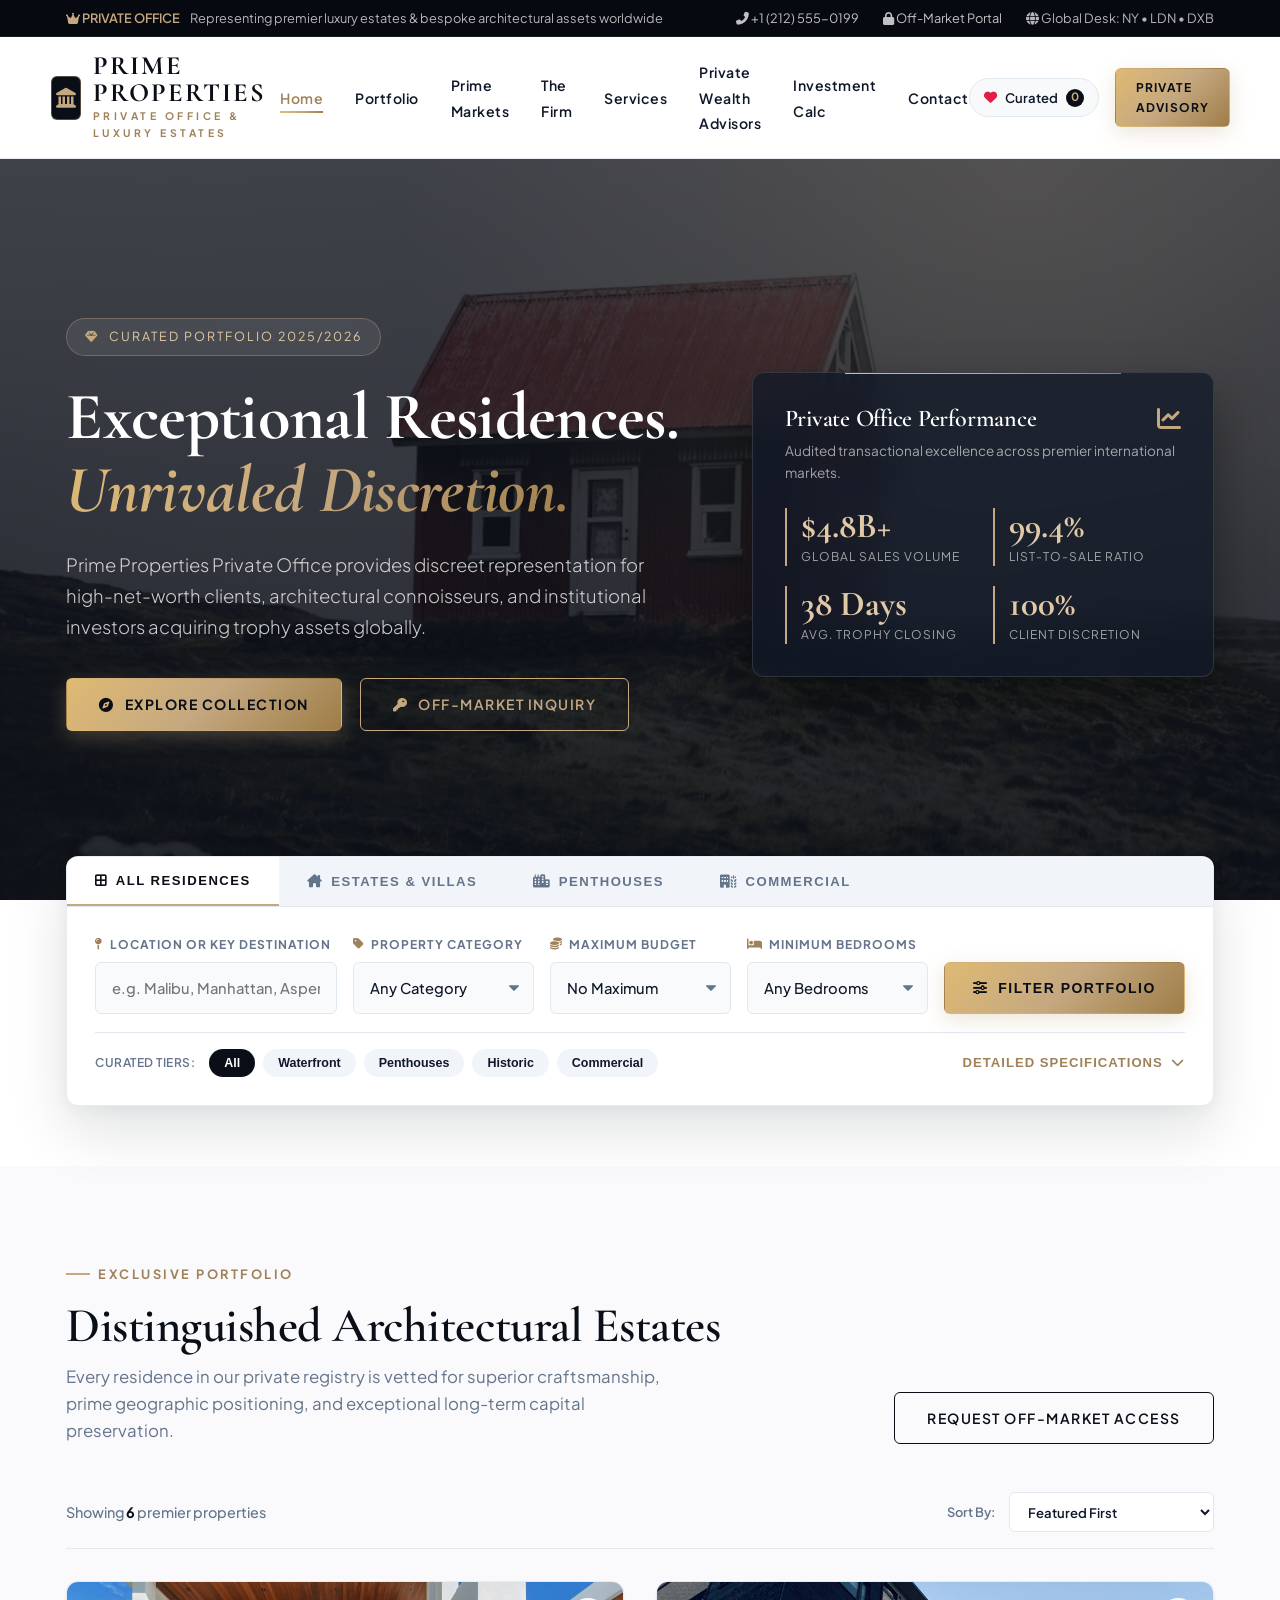
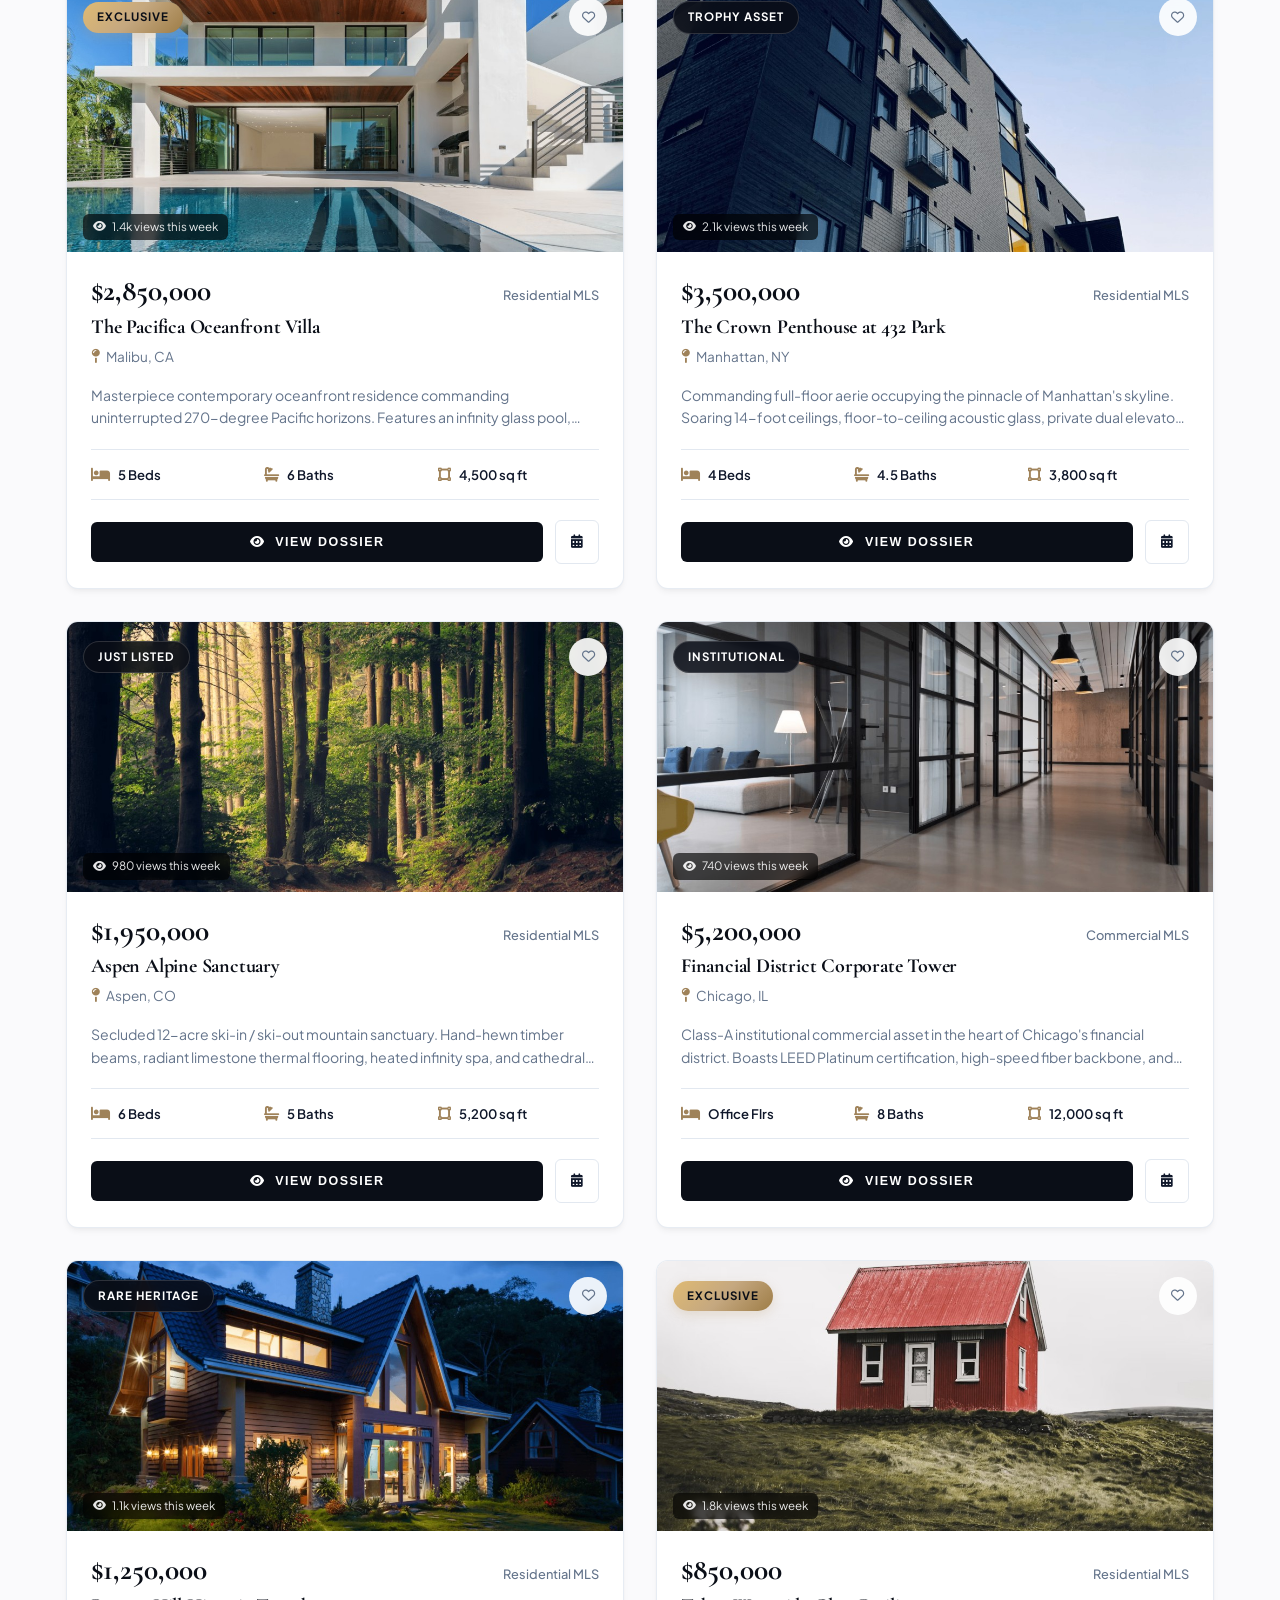
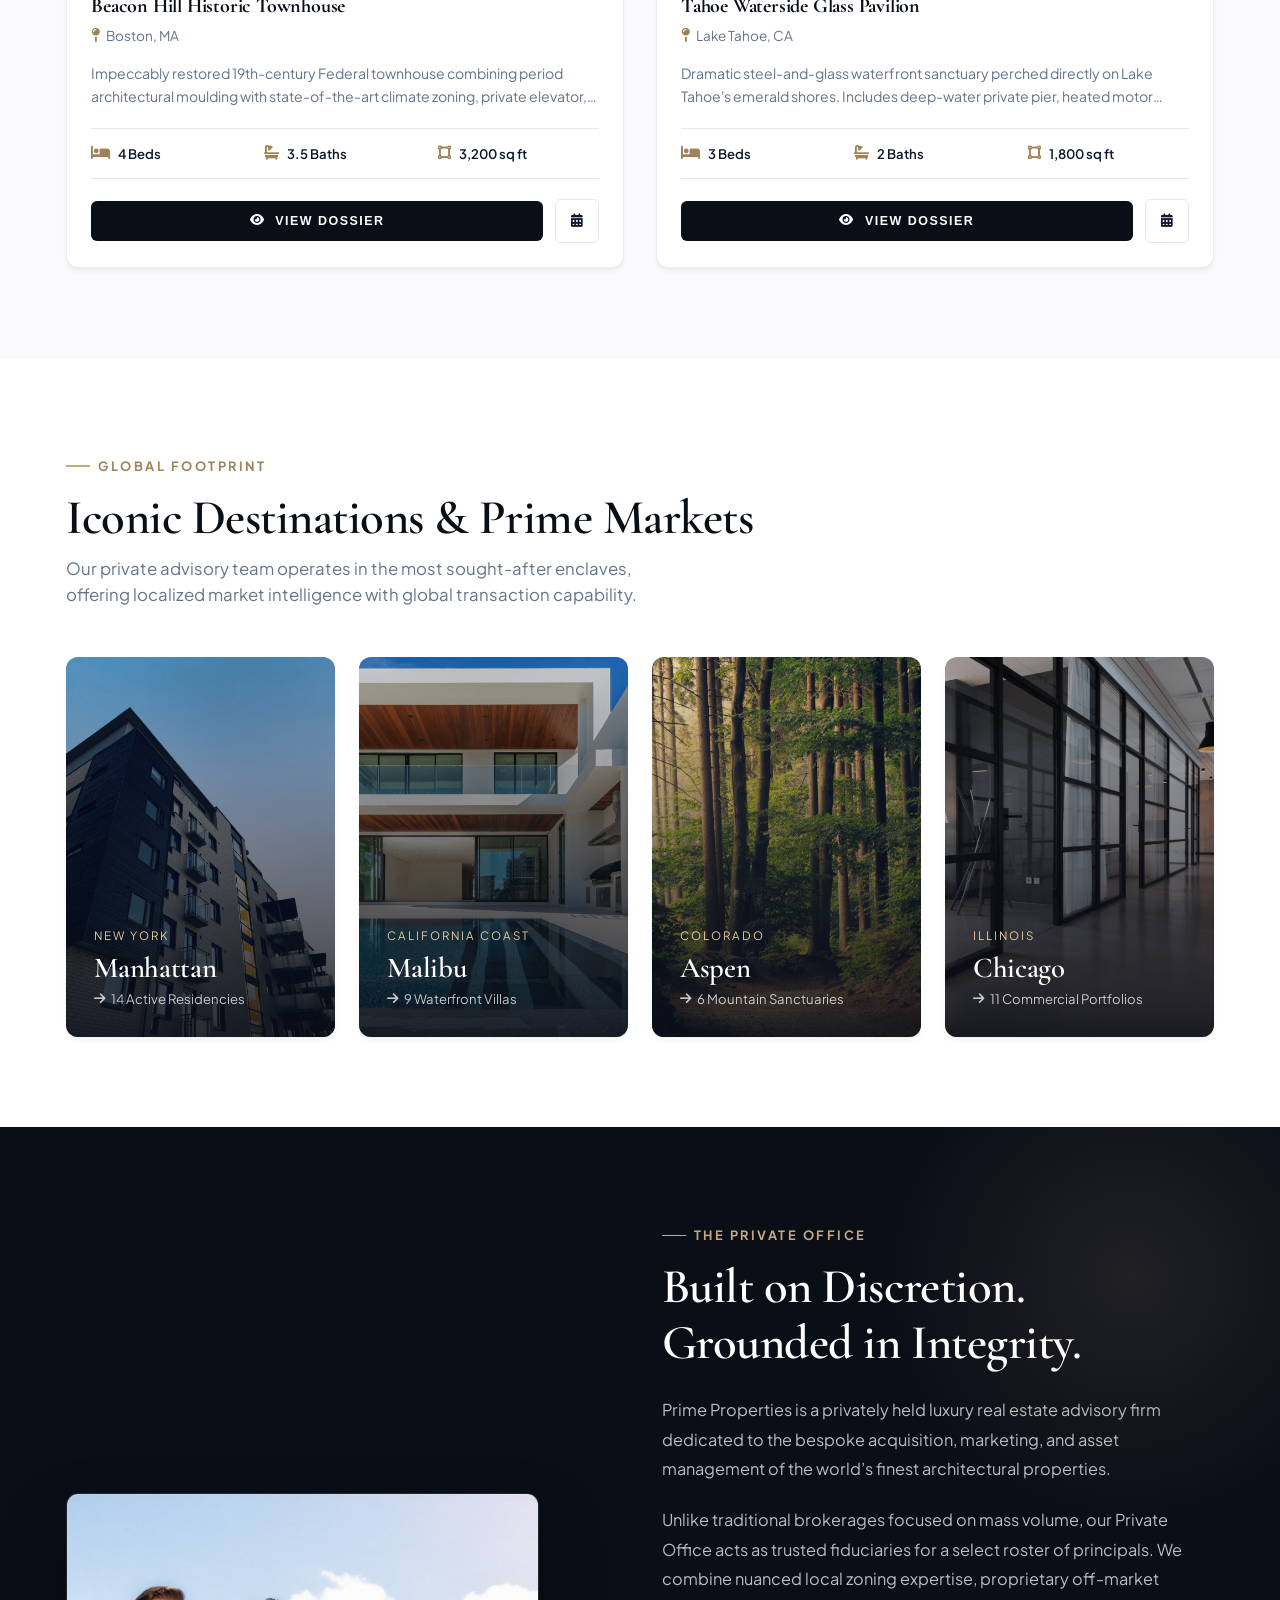
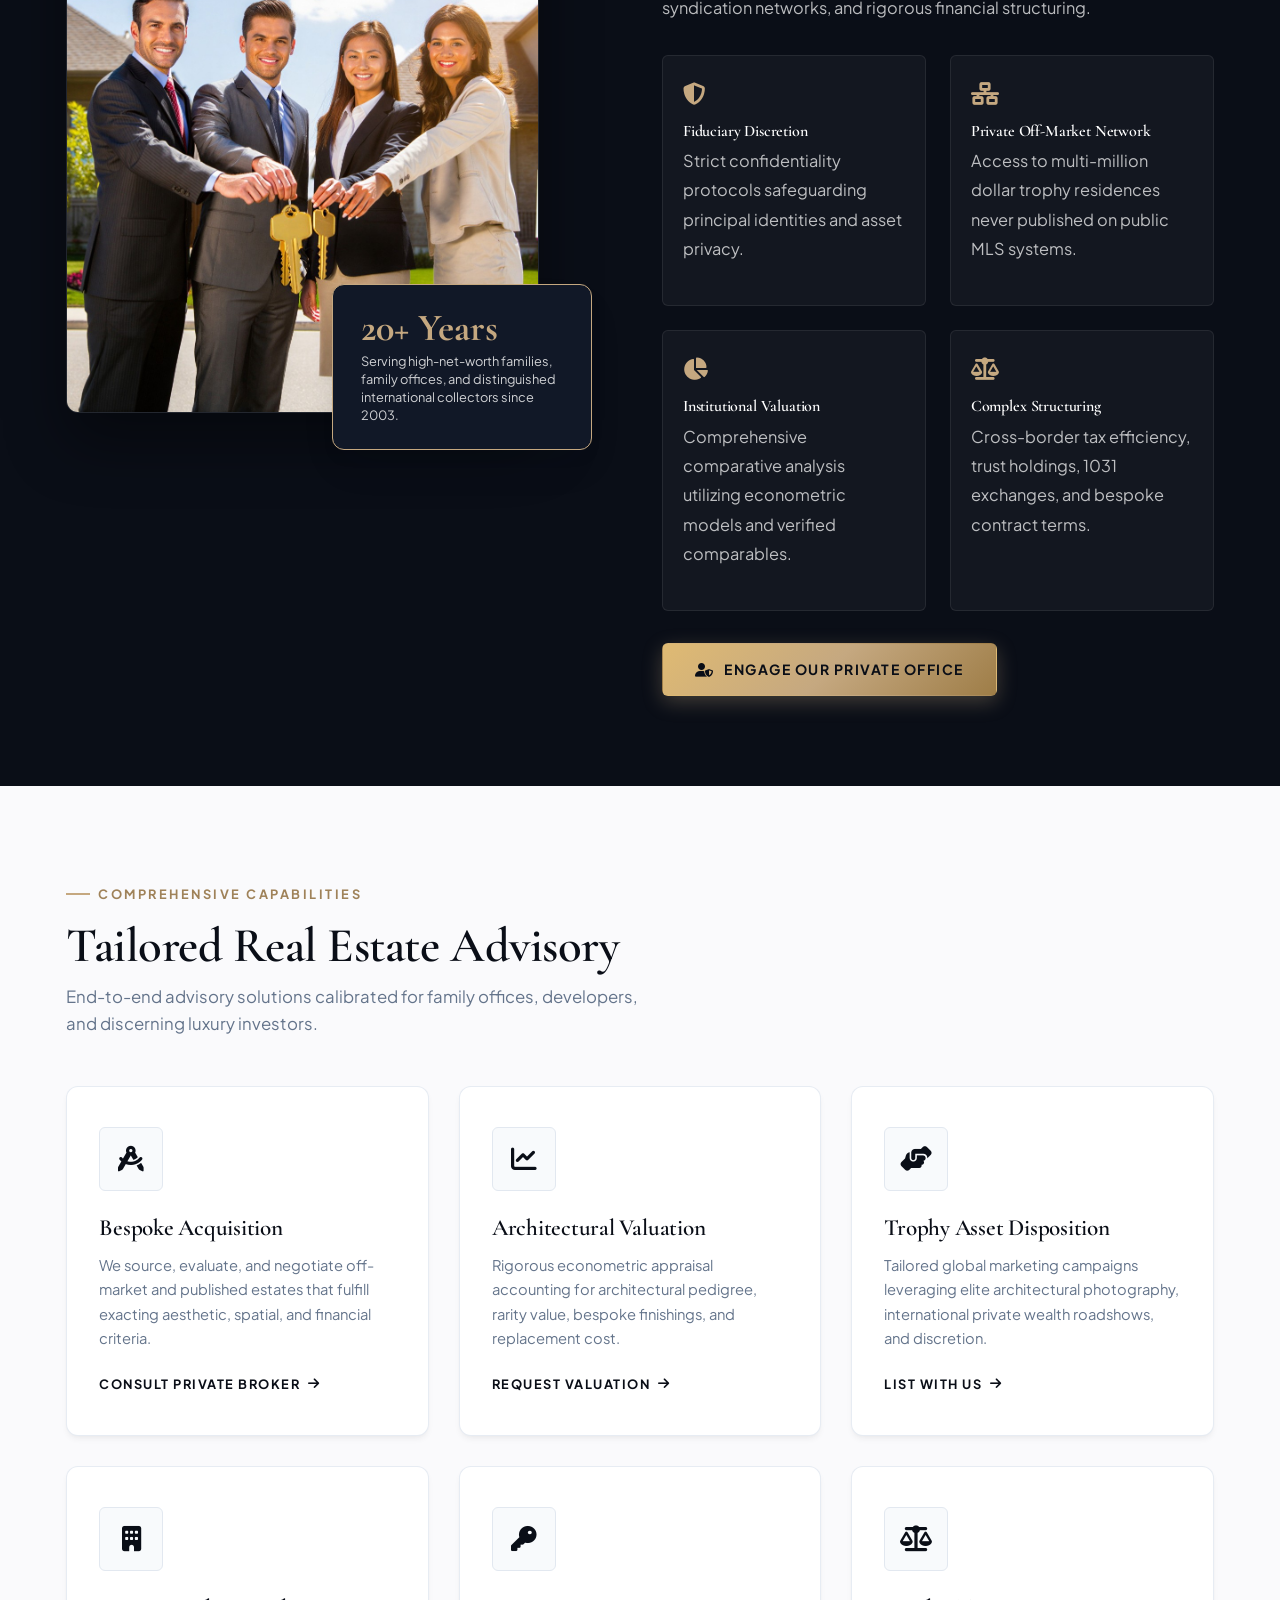
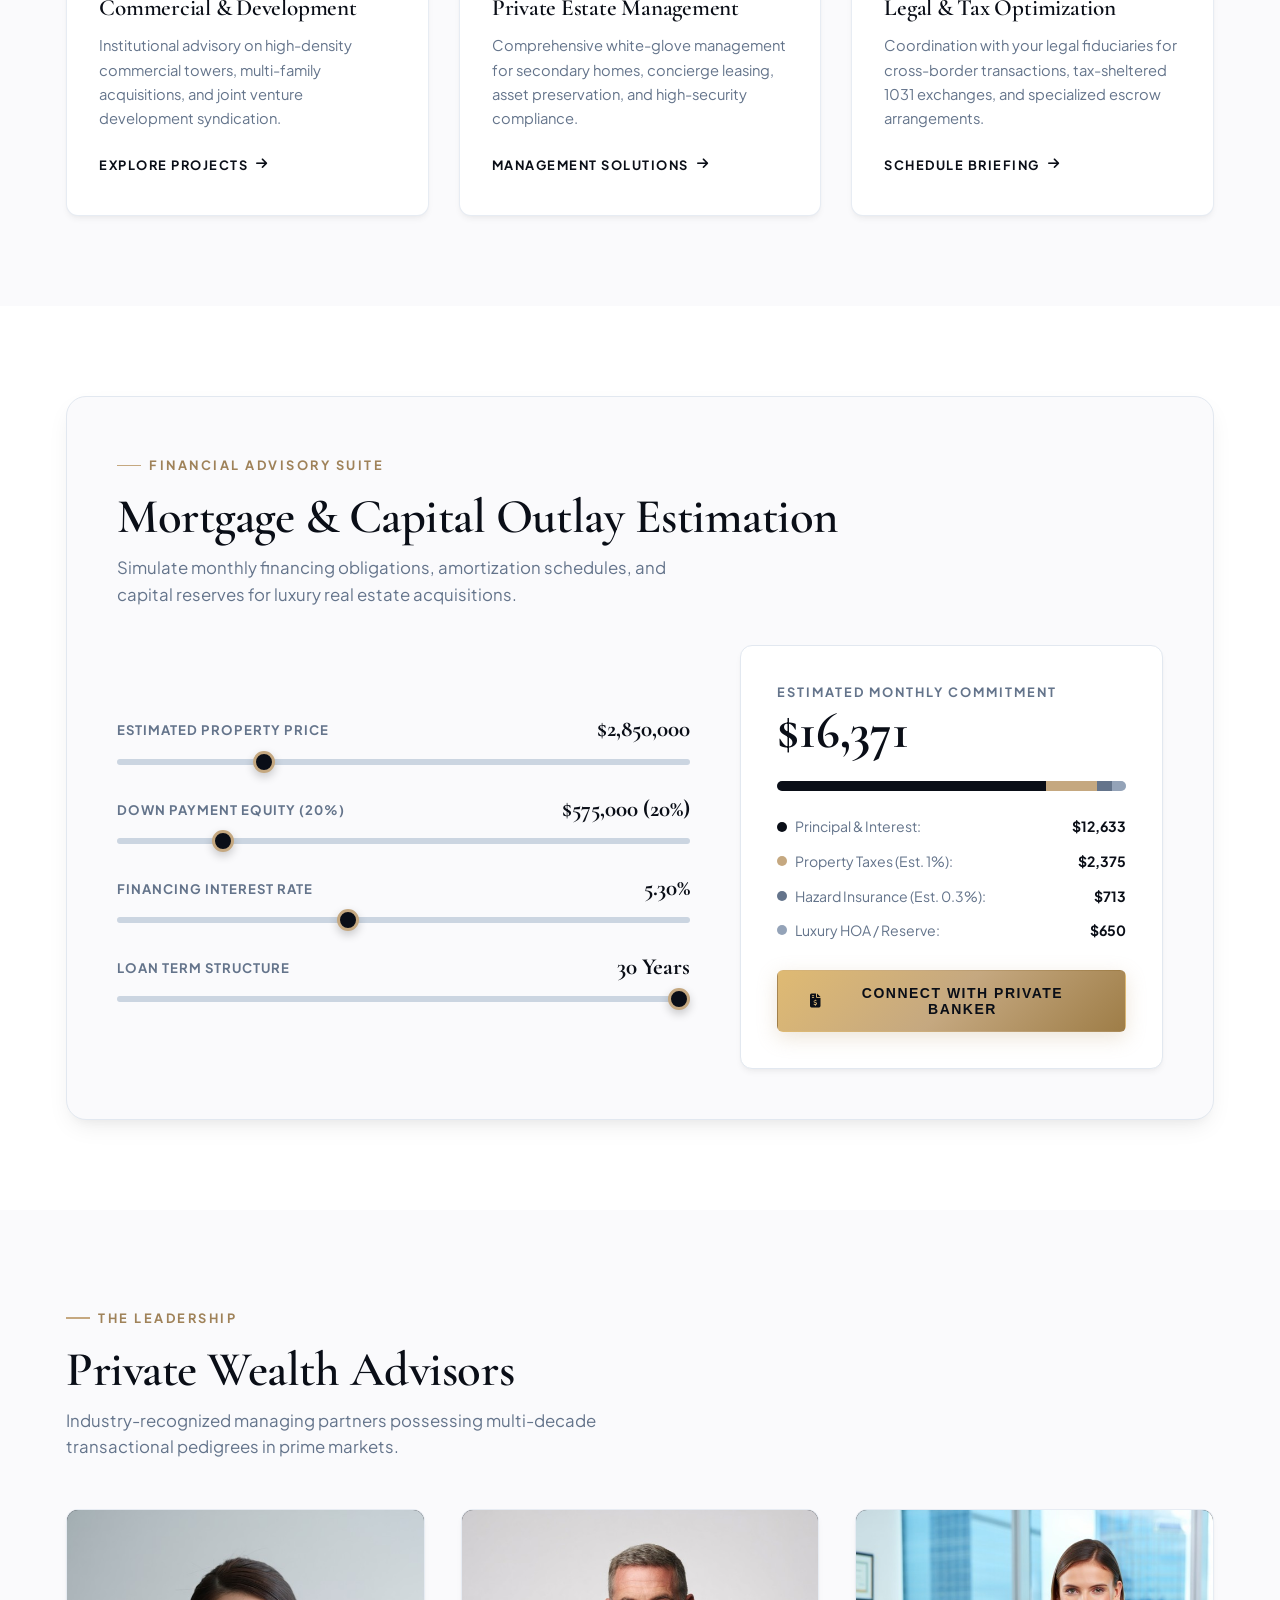
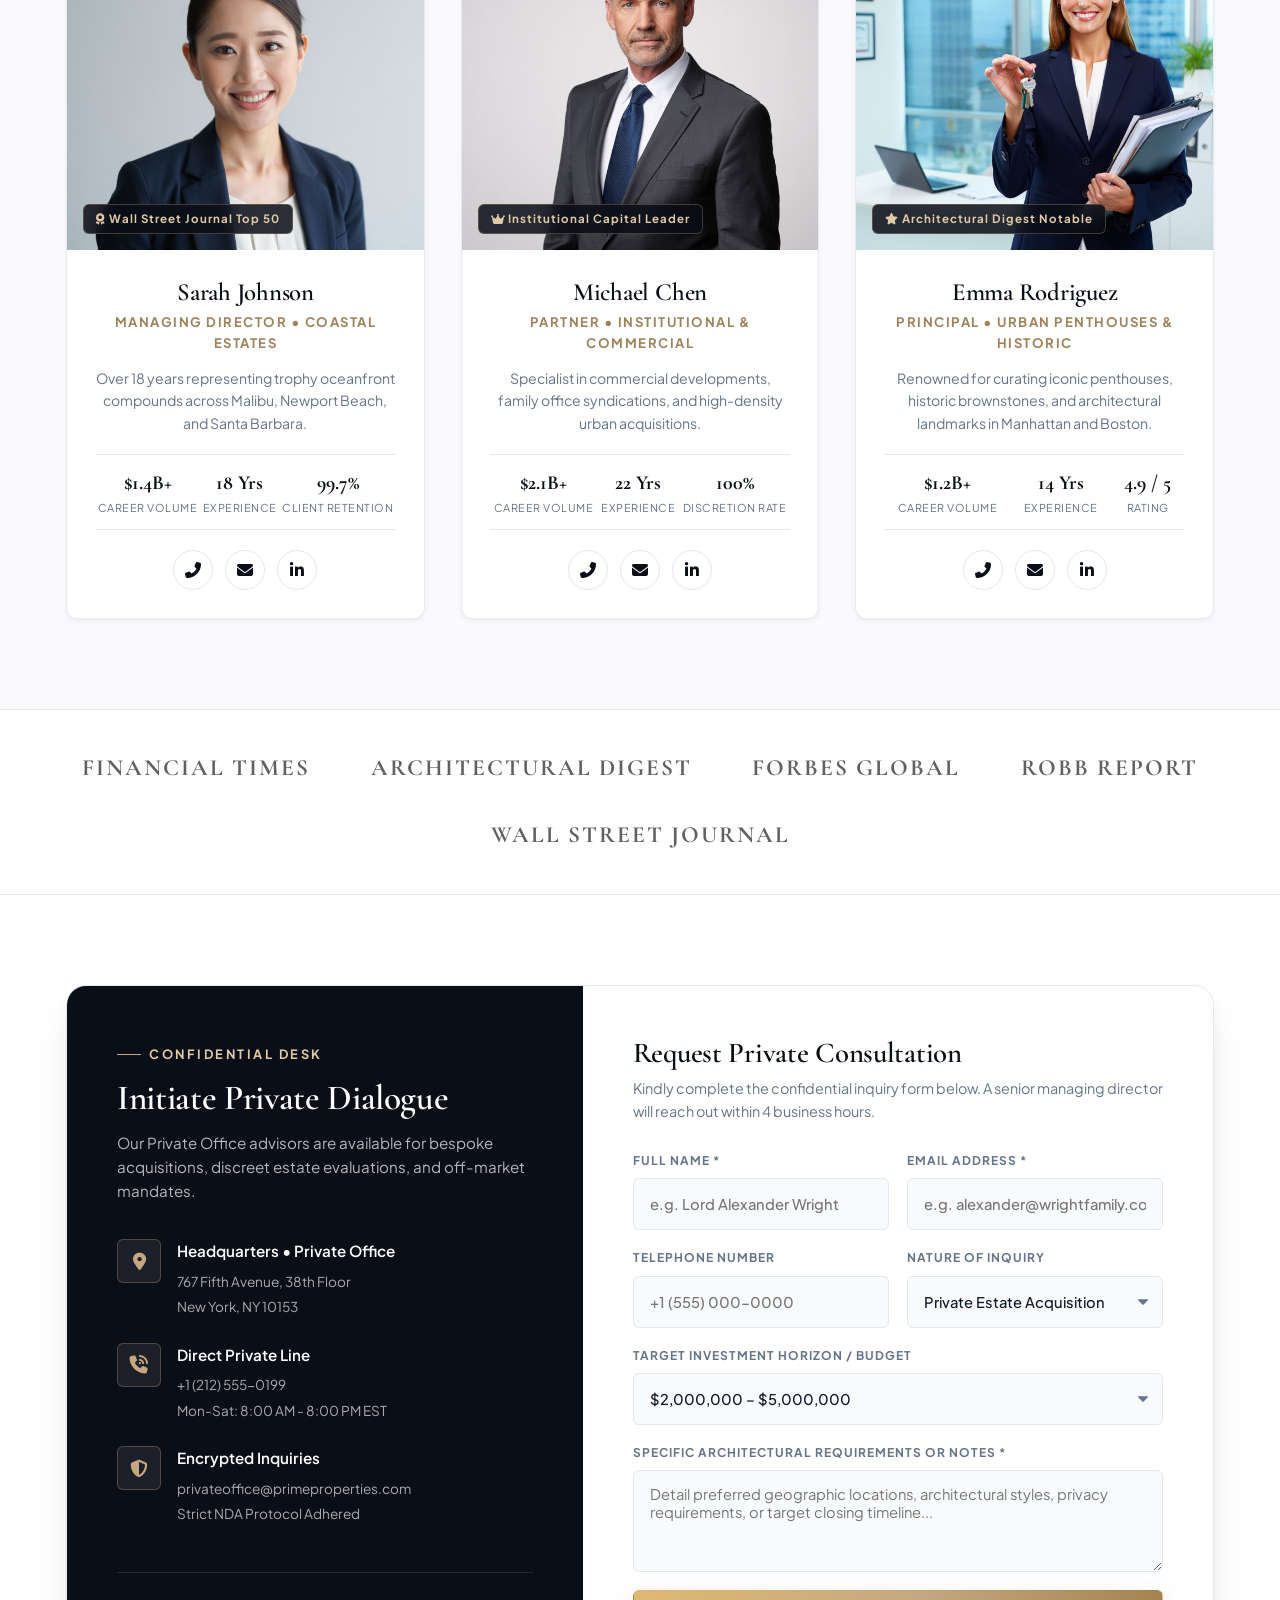
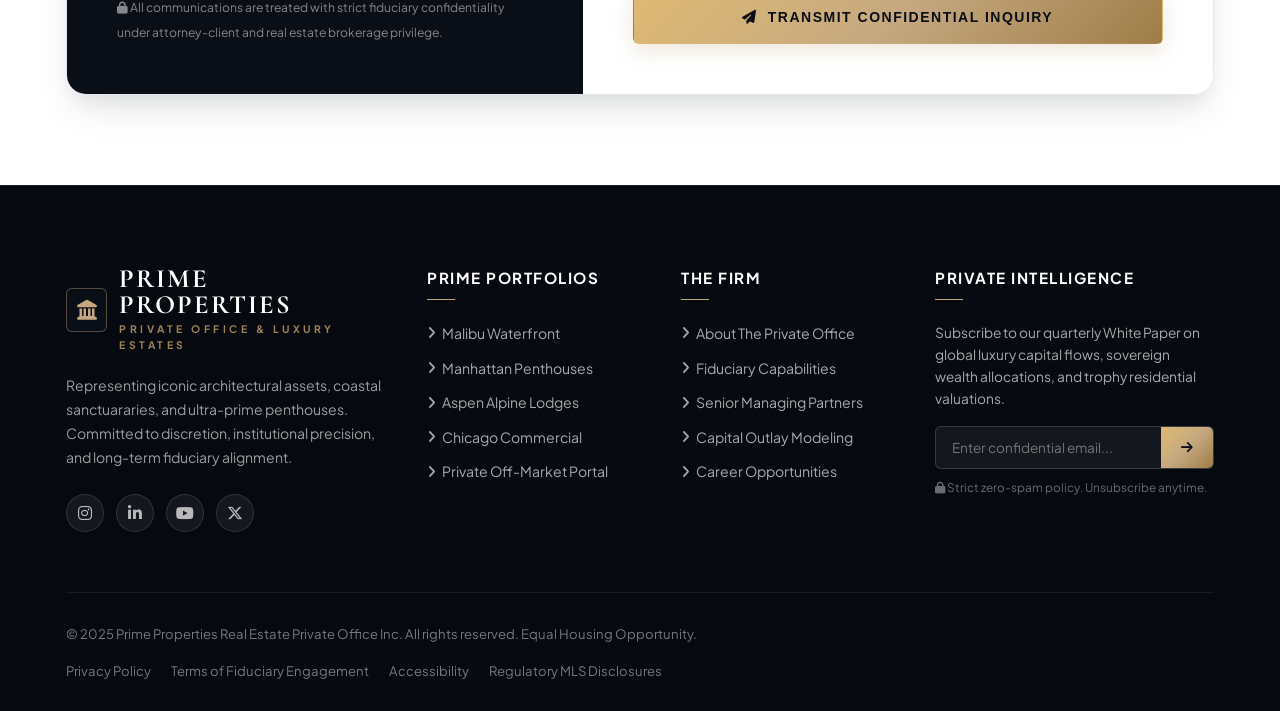
<file: 3 realstate/index.html>
<!DOCTYPE html>
<html lang="en">
<head>
    <meta charset="UTF-8">
    <meta name="viewport" content="width=device-width, initial-scale=1.0">
    <title>PRIME PROPERTIES | Private Office & Luxury Real Estate</title>
    <meta name="description" content="Prime Properties Private Office represents the world's most distinguished estates, waterfront residences, and bespoke architectural investments.">
    
    <!-- Google Fonts -->
    <link rel="preconnect" href="https://fonts.googleapis.com">
    <link rel="preconnect" href="https://fonts.gstatic.com" crossorigin>
    <link href="https://fonts.googleapis.com/css2?family=Cormorant+Garamond:ital,wght@0,400;0,500;0,600;0,700;1,400&family=Plus+Jakarta+Sans:wght@300;400;500;600;700;800&display=swap" rel="stylesheet">
    
    <!-- Font Awesome 6 Pro/Free Icons -->
    <link rel="stylesheet" href="https://cdnjs.cloudflare.com/ajax/libs/font-awesome/6.4.0/css/all.min.css">

    <style>
        :root {
            --primary: #0A0E17;
            --primary-surface: #111827;
            --primary-accent: #1E293B;
            --gold: #C5A880;
            --gold-light: #E0C9A6;
            --gold-dark: #9F8259;
            --gold-gradient: linear-gradient(135deg, #DFBA73 0%, #C5A880 50%, #9E7D47 100%);
            --gold-glow: rgba(197, 168, 128, 0.25);
            --bg-light: #F8F9FA;
            --bg-card: #FFFFFF;
            --text-main: #0F172A;
            --text-muted: #64748B;
            --text-light: #94A3B8;
            --border-color: #E2E8F0;
            --border-light: rgba(226, 232, 240, 0.8);
            --shadow-sm: 0 4px 6px -1px rgba(0, 0, 0, 0.05), 0 2px 4px -2px rgba(0, 0, 0, 0.03);
            --shadow-md: 0 10px 25px -5px rgba(0, 0, 0, 0.08), 0 8px 10px -6px rgba(0, 0, 0, 0.04);
            --shadow-lg: 0 20px 40px -10px rgba(10, 14, 23, 0.12), 0 10px 15px -3px rgba(10, 14, 23, 0.05);
            --shadow-gold: 0 12px 30px -5px rgba(197, 168, 128, 0.35);
            --radius-sm: 6px;
            --radius-md: 12px;
            --radius-lg: 20px;
            --radius-full: 9999px;
            --transition: all 0.35s cubic-bezier(0.16, 1, 0.3, 1);
        }

        * {
            margin: 0;
            padding: 0;
            box-sizing: border-box;
            -webkit-font-smoothing: antialiased;
            -moz-osx-font-smoothing: grayscale;
        }

        html {
            scroll-behavior: smooth;
        }

        body {
            font-family: 'Plus Jakarta Sans', sans-serif;
            color: var(--text-main);
            background-color: #FFFFFF;
            line-height: 1.6;
            overflow-x: hidden;
        }

        /* Editorial Typography */
        h1, h2, h3, h4, .font-serif {
            font-family: 'Cormorant Garamond', Georgia, serif;
            font-weight: 600;
            color: var(--primary);
            line-height: 1.15;
            letter-spacing: -0.01em;
        }

        h1 {
            font-size: clamp(2.8rem, 5.5vw, 4.6rem);
            font-weight: 700;
        }

        h2 {
            font-size: clamp(2.2rem, 3.8vw, 3.2rem);
        }

        h3 {
            font-size: 1.75rem;
        }

        .eyebrow {
            display: inline-flex;
            align-items: center;
            gap: 8px;
            font-size: 0.8rem;
            font-weight: 700;
            text-transform: uppercase;
            letter-spacing: 2.5px;
            color: var(--gold-dark);
            margin-bottom: 0.85rem;
        }

        .eyebrow::before {
            content: '';
            display: inline-block;
            width: 24px;
            height: 1.5px;
            background: var(--gold);
        }

        .container {
            width: 92%;
            max-width: 1380px;
            margin: 0 auto;
            padding: 0 15px;
        }

        /* Buttons & Actions */
        .btn {
            display: inline-flex;
            align-items: center;
            justify-content: center;
            gap: 10px;
            padding: 14px 32px;
            font-size: 0.875rem;
            font-weight: 600;
            text-transform: uppercase;
            letter-spacing: 1.5px;
            text-decoration: none;
            border-radius: var(--radius-sm);
            transition: var(--transition);
            cursor: pointer;
            border: 1px solid transparent;
            position: relative;
            overflow: hidden;
        }

        .btn-gold {
            background: var(--gold-gradient);
            color: #0A0E17;
            font-weight: 700;
            box-shadow: 0 6px 20px rgba(197, 168, 128, 0.3);
        }

        .btn-gold:hover {
            transform: translateY(-2px);
            box-shadow: 0 12px 28px rgba(197, 168, 128, 0.45);
            color: #000;
        }

        .btn-dark {
            background-color: var(--primary);
            color: #FFFFFF;
        }

        .btn-dark:hover {
            background-color: var(--primary-surface);
            transform: translateY(-2px);
            box-shadow: var(--shadow-md);
            color: var(--gold-light);
        }

        .btn-outline-gold {
            background: transparent;
            border: 1.5px solid var(--gold);
            color: var(--gold);
        }

        .btn-outline-gold:hover {
            background: var(--gold-gradient);
            color: var(--primary);
            border-color: transparent;
            transform: translateY(-2px);
        }

        .btn-outline-dark {
            background: transparent;
            border: 1.5px solid var(--primary);
            color: var(--primary);
        }

        .btn-outline-dark:hover {
            background: var(--primary);
            color: #FFF;
            transform: translateY(-2px);
        }

        .btn-sm {
            padding: 9px 20px;
            font-size: 0.75rem;
            letter-spacing: 1.2px;
        }

        /* Top Announcement Bar */
        .top-bar {
            background: #06090F;
            color: rgba(255, 255, 255, 0.7);
            font-size: 0.8rem;
            padding: 8px 0;
            border-bottom: 1px solid rgba(255, 255, 255, 0.08);
        }

        .top-bar-inner {
            display: flex;
            justify-content: space-between;
            align-items: center;
        }

        .top-bar-left span {
            color: var(--gold);
            font-weight: 600;
            margin-right: 8px;
        }

        .top-bar-right {
            display: flex;
            align-items: center;
            gap: 24px;
        }

        .top-bar-right a {
            color: rgba(255, 255, 255, 0.75);
            text-decoration: none;
            transition: var(--transition);
        }

        .top-bar-right a:hover {
            color: var(--gold);
        }

        /* Header Navigation */
        header {
            position: sticky;
            top: 0;
            width: 100%;
            z-index: 1000;
            background: rgba(255, 255, 255, 0.94);
            backdrop-filter: blur(16px);
            -webkit-backdrop-filter: blur(16px);
            border-bottom: 1px solid var(--border-light);
            transition: var(--transition);
        }

        header.scrolled {
            box-shadow: 0 10px 30px rgba(0, 0, 0, 0.08);
            background: rgba(255, 255, 255, 0.98);
        }

        .nav-container {
            display: flex;
            justify-content: space-between;
            align-items: center;
            padding: 16px 0;
            transition: var(--transition);
        }

        header.scrolled .nav-container {
            padding: 10px 0;
        }

        .brand-logo {
            display: flex;
            align-items: center;
            gap: 12px;
            text-decoration: none;
        }

        .logo-emblem {
            width: 44px;
            height: 44px;
            background: var(--primary);
            color: var(--gold);
            border-radius: var(--radius-sm);
            display: flex;
            align-items: center;
            justify-content: center;
            font-size: 1.25rem;
            border: 1px solid rgba(197, 168, 128, 0.4);
            position: relative;
        }

        .logo-text {
            display: flex;
            flex-direction: column;
        }

        .logo-title {
            font-family: 'Cormorant Garamond', Georgia, serif;
            font-size: 1.65rem;
            font-weight: 700;
            letter-spacing: 2px;
            color: var(--primary);
            line-height: 1;
        }

        .logo-sub {
            font-size: 0.65rem;
            letter-spacing: 3.5px;
            color: var(--gold-dark);
            font-weight: 700;
            text-transform: uppercase;
            margin-top: 2px;
        }

        .nav-menu {
            display: flex;
            align-items: center;
            list-style: none;
            gap: 32px;
        }

        .nav-menu a {
            text-decoration: none;
            color: var(--text-main);
            font-size: 0.88rem;
            font-weight: 600;
            letter-spacing: 0.5px;
            position: relative;
            padding: 6px 0;
            transition: var(--transition);
        }

        .nav-menu a::after {
            content: '';
            position: absolute;
            bottom: 0;
            left: 0;
            width: 0;
            height: 2px;
            background: var(--gold-gradient);
            transition: var(--transition);
        }

        .nav-menu a:hover,
        .nav-menu a.active {
            color: var(--gold-dark);
        }

        .nav-menu a:hover::after,
        .nav-menu a.active::after {
            width: 100%;
        }

        .header-actions {
            display: flex;
            align-items: center;
            gap: 16px;
        }

        .saved-count-pill {
            display: flex;
            align-items: center;
            gap: 8px;
            background: var(--bg-light);
            border: 1px solid var(--border-color);
            padding: 8px 14px;
            border-radius: var(--radius-full);
            font-size: 0.82rem;
            font-weight: 600;
            color: var(--text-main);
            cursor: pointer;
            transition: var(--transition);
        }

        .saved-count-pill:hover {
            border-color: var(--gold);
            background: #FFF;
        }

        .saved-count-pill i {
            color: #E11D48;
        }

        .saved-badge {
            background: var(--primary);
            color: var(--gold);
            font-size: 0.72rem;
            width: 18px;
            height: 18px;
            border-radius: 50%;
            display: flex;
            align-items: center;
            justify-content: center;
            font-weight: 700;
        }

        .mobile-toggle {
            display: none;
            background: transparent;
            border: none;
            font-size: 1.5rem;
            color: var(--primary);
            cursor: pointer;
        }

        /* Hero Showcase */
        .hero-section {
            position: relative;
            min-height: 88vh;
            background: var(--primary);
            color: #FFFFFF;
            display: flex;
            align-items: center;
            padding: 100px 0 160px;
            background-image: 
                radial-gradient(circle at 80% 20%, rgba(197, 168, 128, 0.15) 0%, transparent 50%),
                linear-gradient(rgba(10, 14, 23, 0.75), rgba(10, 14, 23, 0.88)), 
                url('hero.jpg');
            background-size: cover;
            background-position: center 30%;
            background-attachment: fixed;
        }

        .hero-grid {
            display: grid;
            grid-template-columns: 1.15fr 0.85fr;
            gap: 60px;
            align-items: center;
        }

        .hero-content {
            position: relative;
            z-index: 2;
        }

        .hero-badge {
            display: inline-flex;
            align-items: center;
            gap: 10px;
            background: rgba(255, 255, 255, 0.08);
            border: 1px solid rgba(197, 168, 128, 0.35);
            padding: 8px 18px;
            border-radius: var(--radius-full);
            font-size: 0.78rem;
            text-transform: uppercase;
            letter-spacing: 2px;
            color: var(--gold-light);
            margin-bottom: 24px;
            backdrop-filter: blur(10px);
        }

        .hero-badge i {
            color: var(--gold);
        }

        .hero-title {
            color: #FFFFFF;
            font-size: clamp(3rem, 5.2vw, 4.8rem);
            margin-bottom: 22px;
            line-height: 1.1;
        }

        .hero-title em {
            font-style: italic;
            background: var(--gold-gradient);
            -webkit-background-clip: text;
            -webkit-text-fill-color: transparent;
        }

        .hero-subtitle {
            font-size: 1.15rem;
            line-height: 1.7;
            color: rgba(255, 255, 255, 0.78);
            max-width: 580px;
            margin-bottom: 36px;
            font-weight: 300;
        }

        .hero-cta-group {
            display: flex;
            align-items: center;
            gap: 18px;
            flex-wrap: wrap;
        }

        .hero-stats-card {
            background: rgba(17, 24, 39, 0.75);
            border: 1px solid rgba(255, 255, 255, 0.12);
            border-radius: var(--radius-md);
            padding: 32px;
            backdrop-filter: blur(16px);
            box-shadow: 0 25px 50px rgba(0, 0, 0, 0.4);
            position: relative;
        }

        .hero-stats-card::before {
            content: '';
            position: absolute;
            top: 0;
            left: 20%;
            right: 20%;
            height: 1.5px;
            background: var(--gold-gradient);
        }

        .hero-stats-card h4 {
            color: #FFF;
            font-size: 1.5rem;
            margin-bottom: 8px;
            display: flex;
            align-items: center;
            justify-content: space-between;
        }

        .hero-stats-card p {
            color: rgba(255, 255, 255, 0.6);
            font-size: 0.85rem;
            margin-bottom: 24px;
        }

        .stats-mini-grid {
            display: grid;
            grid-template-columns: repeat(2, 1fr);
            gap: 20px;
        }

        .stat-item {
            border-left: 2px solid var(--gold);
            padding-left: 14px;
        }

        .stat-num {
            font-family: 'Cormorant Garamond', Georgia, serif;
            font-size: 2.2rem;
            font-weight: 700;
            color: var(--gold-light);
            line-height: 1;
            margin-bottom: 4px;
        }

        .stat-lbl {
            font-size: 0.75rem;
            text-transform: uppercase;
            letter-spacing: 1px;
            color: rgba(255, 255, 255, 0.6);
        }

        /* Redesigned Floating Master Search Console */
        .search-wrapper {
            position: relative;
            margin-top: -95px;
            z-index: 30;
            margin-bottom: 60px;
        }

        .search-console {
            background: #FFFFFF;
            border-radius: var(--radius-md);
            box-shadow: 0 25px 60px rgba(10, 14, 23, 0.12), 0 5px 15px rgba(0, 0, 0, 0.04);
            border: 1px solid var(--border-light);
            overflow: hidden;
        }

        .search-tabs {
            display: flex;
            background: #F1F5F9;
            border-bottom: 1px solid var(--border-color);
        }

        .search-tab {
            padding: 16px 28px;
            font-size: 0.82rem;
            font-weight: 700;
            text-transform: uppercase;
            letter-spacing: 1.5px;
            border: none;
            background: transparent;
            color: var(--text-muted);
            cursor: pointer;
            transition: var(--transition);
            display: flex;
            align-items: center;
            gap: 8px;
        }

        .search-tab.active {
            background: #FFFFFF;
            color: var(--primary);
            border-bottom: 2px solid var(--gold);
        }

        .search-tab:hover:not(.active) {
            color: var(--primary);
            background: rgba(255, 255, 255, 0.5);
        }

        .search-body {
            padding: 28px;
        }

        .search-grid {
            display: grid;
            grid-template-columns: 2fr 1.5fr 1.5fr 1.5fr auto;
            gap: 16px;
            align-items: flex-end;
        }

        .input-block {
            display: flex;
            flex-direction: column;
        }

        .input-block label {
            font-size: 0.75rem;
            font-weight: 700;
            text-transform: uppercase;
            letter-spacing: 1px;
            color: var(--text-muted);
            margin-bottom: 8px;
            display: flex;
            align-items: center;
            gap: 6px;
        }

        .input-block label i {
            color: var(--gold-dark);
        }

        .input-field {
            width: 100%;
            height: 52px;
            padding: 0 16px;
            background: #F8FAFC;
            border: 1.5px solid #E2E8F0;
            border-radius: var(--radius-sm);
            font-family: 'Plus Jakarta Sans', sans-serif;
            font-size: 0.92rem;
            color: var(--text-main);
            font-weight: 500;
            transition: var(--transition);
            outline: none;
        }

        .input-field:focus {
            background: #FFFFFF;
            border-color: var(--gold);
            box-shadow: 0 0 0 3px rgba(197, 168, 128, 0.15);
        }

        select.input-field {
            cursor: pointer;
            appearance: none;
            background-image: url("data:image/svg+xml;charset=US-ASCII,%3Csvg%20xmlns%3D%22http%3A%2F%2Fwww.w3.org%2F2000%2Fsvg%22%20width%3D%22292.4%22%20height%3D%22292.4%22%3E%3Cpath%20fill%3D%22%2364748B%22%20d%3D%22M287%2069.4a17.6%2017.6%200%200%200-13-5.4H18.4c-5%200-9.3%201.8-12.9%205.4A17.6%2017.6%200%200%200%200%2082.2c0%205%201.8%209.3%205.4%2012.9l128%20127.9c3.6%203.6%207.8%205.4%2012.8%205.4s9.2-1.8%2012.8-5.4L287%2095c3.5-3.5%205.4-7.8%205.4-12.8%200-5-1.9-9.2-5.5-12.8z%22%2F%3E%3C%2Fsvg%3E");
            background-repeat: no-repeat;
            background-position: right 14px top 50%;
            background-size: 10px auto;
            padding-right: 36px;
        }

        .search-actions {
            display: flex;
            align-items: center;
            gap: 12px;
        }

        .btn-search {
            height: 52px;
            padding: 0 28px;
            white-space: nowrap;
        }

        .search-drawer-toggle {
            display: flex;
            align-items: center;
            justify-content: space-between;
            margin-top: 18px;
            padding-top: 16px;
            border-top: 1px solid var(--border-color);
        }

        .quick-pills {
            display: flex;
            align-items: center;
            gap: 8px;
            flex-wrap: wrap;
        }

        .quick-pills-label {
            font-size: 0.75rem;
            color: var(--text-muted);
            font-weight: 600;
            text-transform: uppercase;
            letter-spacing: 0.5px;
            margin-right: 6px;
        }

        .pill-btn {
            background: #F1F5F9;
            border: 1px solid transparent;
            padding: 6px 14px;
            border-radius: var(--radius-full);
            font-size: 0.78rem;
            font-weight: 600;
            color: var(--text-main);
            cursor: pointer;
            transition: var(--transition);
        }

        .pill-btn:hover, .pill-btn.active {
            background: var(--primary);
            color: #FFF;
        }

        .toggle-filter-btn {
            background: transparent;
            border: none;
            color: var(--gold-dark);
            font-size: 0.82rem;
            font-weight: 700;
            text-transform: uppercase;
            letter-spacing: 1px;
            cursor: pointer;
            display: inline-flex;
            align-items: center;
            gap: 8px;
            transition: var(--transition);
        }

        .toggle-filter-btn:hover {
            color: var(--primary);
        }

        .toggle-filter-btn i {
            transition: transform 0.3s ease;
        }

        .toggle-filter-btn.open i {
            transform: rotate(180deg);
        }

        .advanced-drawer {
            display: none;
            grid-template-columns: repeat(4, 1fr);
            gap: 18px;
            margin-top: 20px;
            padding-top: 20px;
            border-top: 1px dashed var(--border-color);
            animation: slideDown 0.3s ease;
        }

        .advanced-drawer.show {
            display: grid;
        }

        @keyframes slideDown {
            from { opacity: 0; transform: translateY(-8px); }
            to { opacity: 1; transform: translateY(0); }
        }

        /* Section Layouts */
        section {
            padding: 90px 0;
            position: relative;
        }

        .section-header-row {
            display: flex;
            justify-content: space-between;
            align-items: flex-end;
            margin-bottom: 48px;
        }

        .section-title-wrap h2 {
            margin-bottom: 10px;
        }

        .section-subtitle {
            font-size: 1.05rem;
            color: var(--text-muted);
            max-width: 600px;
        }

        /* Curated Properties Grid */
        .properties-section {
            background-color: #FAFAFC;
        }

        .filter-toolbar {
            display: flex;
            justify-content: space-between;
            align-items: center;
            margin-bottom: 32px;
            padding-bottom: 16px;
            border-bottom: 1px solid var(--border-color);
            flex-wrap: wrap;
            gap: 16px;
        }

        .results-count {
            font-size: 0.9rem;
            color: var(--text-muted);
            font-weight: 500;
        }

        .results-count strong {
            color: var(--primary);
        }

        .toolbar-controls {
            display: flex;
            align-items: center;
            gap: 14px;
        }

        .sort-select {
            height: 40px;
            padding: 0 14px;
            border: 1px solid var(--border-color);
            border-radius: var(--radius-sm);
            background: #FFF;
            font-family: inherit;
            font-size: 0.82rem;
            color: var(--text-main);
            font-weight: 600;
            outline: none;
            cursor: pointer;
        }

        .properties-grid {
            display: grid;
            grid-template-columns: repeat(auto-fill, minmax(380px, 1fr));
            gap: 32px;
        }

        /* Professional Property Card */
        .property-card {
            background: #FFFFFF;
            border-radius: var(--radius-md);
            overflow: hidden;
            border: 1px solid var(--border-light);
            box-shadow: var(--shadow-sm);
            transition: var(--transition);
            display: flex;
            flex-direction: column;
            position: relative;
        }

        .property-card:hover {
            transform: translateY(-8px);
            box-shadow: var(--shadow-lg);
            border-color: rgba(197, 168, 128, 0.4);
        }

        .card-media-wrap {
            position: relative;
            height: 270px;
            overflow: hidden;
            background: #0A0E17;
        }

        .card-img {
            width: 100%;
            height: 100%;
            object-fit: cover;
            transition: transform 0.8s cubic-bezier(0.16, 1, 0.3, 1);
        }

        .property-card:hover .card-img {
            transform: scale(1.08);
        }

        .card-overlay-badges {
            position: absolute;
            top: 16px;
            left: 16px;
            right: 16px;
            display: flex;
            justify-content: space-between;
            align-items: center;
            z-index: 2;
        }

        .badge-status {
            background: rgba(10, 14, 23, 0.85);
            color: #FFFFFF;
            backdrop-filter: blur(8px);
            font-size: 0.72rem;
            font-weight: 700;
            text-transform: uppercase;
            letter-spacing: 1px;
            padding: 6px 14px;
            border-radius: var(--radius-full);
            border: 1px solid rgba(255, 255, 255, 0.15);
        }

        .badge-status.badge-exclusive {
            background: var(--gold-gradient);
            color: #0A0E17;
            border: none;
            box-shadow: 0 4px 12px rgba(197, 168, 128, 0.3);
        }

        .btn-fav {
            width: 38px;
            height: 38px;
            border-radius: 50%;
            background: rgba(255, 255, 255, 0.9);
            border: none;
            display: flex;
            align-items: center;
            justify-content: center;
            color: var(--text-muted);
            cursor: pointer;
            transition: var(--transition);
            backdrop-filter: blur(4px);
        }

        .btn-fav:hover {
            background: #FFFFFF;
            color: #E11D48;
            transform: scale(1.1);
        }

        .btn-fav.active {
            color: #E11D48;
            background: #FFF;
        }

        .card-view-count {
            position: absolute;
            bottom: 12px;
            left: 16px;
            background: rgba(0, 0, 0, 0.65);
            color: rgba(255, 255, 255, 0.9);
            font-size: 0.72rem;
            padding: 4px 10px;
            border-radius: var(--radius-sm);
            display: flex;
            align-items: center;
            gap: 6px;
            backdrop-filter: blur(4px);
        }

        .card-body {
            padding: 24px;
            display: flex;
            flex-direction: column;
            flex-grow: 1;
        }

        .card-price-row {
            display: flex;
            justify-content: space-between;
            align-items: baseline;
            margin-bottom: 8px;
        }

        .card-price {
            font-family: 'Cormorant Garamond', Georgia, serif;
            font-size: 1.85rem;
            font-weight: 700;
            color: var(--primary);
            line-height: 1;
        }

        .card-price-meta {
            font-size: 0.8rem;
            color: var(--text-muted);
            font-weight: 500;
        }

        .card-title {
            font-size: 1.25rem;
            font-weight: 700;
            color: var(--primary);
            margin-bottom: 6px;
            line-height: 1.3;
        }

        .card-location {
            display: flex;
            align-items: center;
            gap: 6px;
            color: var(--text-muted);
            font-size: 0.85rem;
            margin-bottom: 16px;
        }

        .card-location i {
            color: var(--gold-dark);
            font-size: 0.85rem;
        }

        .card-desc {
            color: var(--text-muted);
            font-size: 0.88rem;
            line-height: 1.6;
            margin-bottom: 20px;
            display: -webkit-box;
            -webkit-line-clamp: 2;
            -webkit-box-orient: vertical;
            overflow: hidden;
        }

        .card-specs {
            display: grid;
            grid-template-columns: repeat(3, 1fr);
            gap: 12px;
            padding: 14px 0;
            border-top: 1px solid var(--border-color);
            border-bottom: 1px solid var(--border-color);
            margin-bottom: 20px;
        }

        .spec-item {
            display: flex;
            align-items: center;
            gap: 8px;
            color: var(--text-main);
            font-size: 0.82rem;
            font-weight: 600;
        }

        .spec-item i {
            color: var(--gold-dark);
            font-size: 0.95rem;
        }

        .card-footer {
            margin-top: auto;
            display: flex;
            align-items: center;
            gap: 12px;
        }

        .btn-card-primary {
            flex: 1;
            padding: 12px 18px;
            font-size: 0.78rem;
        }

        .btn-card-tour {
            width: 44px;
            height: 44px;
            border: 1px solid var(--border-color);
            border-radius: var(--radius-sm);
            background: #FFF;
            color: var(--text-main);
            display: flex;
            align-items: center;
            justify-content: center;
            cursor: pointer;
            transition: var(--transition);
        }

        .btn-card-tour:hover {
            border-color: var(--primary);
            background: var(--primary);
            color: var(--gold);
        }

        /* Curated Prime Locations Showcase */
        .locations-section {
            background: #FFFFFF;
        }

        .locations-grid {
            display: grid;
            grid-template-columns: repeat(4, 1fr);
            gap: 24px;
        }

        .location-card {
            position: relative;
            height: 380px;
            border-radius: var(--radius-md);
            overflow: hidden;
            cursor: pointer;
            box-shadow: var(--shadow-sm);
        }

        .location-img {
            width: 100%;
            height: 100%;
            object-fit: cover;
            transition: transform 0.8s ease;
        }

        .location-overlay {
            position: absolute;
            inset: 0;
            background: linear-gradient(180deg, rgba(10, 14, 23, 0.1) 0%, rgba(10, 14, 23, 0.85) 100%);
            display: flex;
            flex-direction: column;
            justify-content: flex-end;
            padding: 28px;
            color: #FFFFFF;
            transition: var(--transition);
        }

        .location-card:hover .location-img {
            transform: scale(1.1);
        }

        .location-card:hover .location-overlay {
            background: linear-gradient(180deg, rgba(10, 14, 23, 0.2) 0%, rgba(10, 14, 23, 0.95) 100%);
        }

        .location-tag {
            font-size: 0.72rem;
            text-transform: uppercase;
            letter-spacing: 2px;
            color: var(--gold-light);
            margin-bottom: 6px;
        }

        .location-name {
            font-size: 1.8rem;
            color: #FFF;
            margin-bottom: 4px;
        }

        .location-count {
            font-size: 0.82rem;
            color: rgba(255, 255, 255, 0.75);
            display: flex;
            align-items: center;
            gap: 6px;
        }

        /* Private Office / About Showcase */
        .about-section {
            background: var(--primary);
            color: #FFFFFF;
            position: relative;
            overflow: hidden;
        }

        .about-section::before {
            content: '';
            position: absolute;
            top: -100px;
            right: -100px;
            width: 500px;
            height: 500px;
            background: radial-gradient(circle, rgba(197, 168, 128, 0.12) 0%, transparent 70%);
            border-radius: 50%;
        }

        .about-grid {
            display: grid;
            grid-template-columns: 1fr 1.05fr;
            gap: 70px;
            align-items: center;
        }

        .about-media-stack {
            position: relative;
        }

        .about-img-main {
            width: 90%;
            height: 520px;
            object-fit: cover;
            border-radius: var(--radius-md);
            box-shadow: 0 30px 60px rgba(0, 0, 0, 0.4);
            border: 1px solid rgba(255, 255, 255, 0.1);
        }

        .about-seal-card {
            position: absolute;
            bottom: -30px;
            right: 0;
            background: #111827;
            border: 1.5px solid var(--gold);
            border-radius: var(--radius-md);
            padding: 24px 28px;
            box-shadow: var(--shadow-lg);
            max-width: 260px;
        }

        .seal-year {
            font-family: 'Cormorant Garamond', Georgia, serif;
            font-size: 2.4rem;
            font-weight: 700;
            color: var(--gold);
            line-height: 1;
            margin-bottom: 6px;
        }

        .seal-text {
            font-size: 0.8rem;
            color: rgba(255, 255, 255, 0.8);
            line-height: 1.4;
        }

        .about-text h2 {
            color: #FFF;
            margin-bottom: 24px;
        }

        .about-text p {
            color: rgba(255, 255, 255, 0.72);
            font-size: 1.02rem;
            line-height: 1.8;
            margin-bottom: 22px;
        }

        .pillars-grid {
            display: grid;
            grid-template-columns: repeat(2, 1fr);
            gap: 24px;
            margin: 32px 0;
        }

        .pillar-card {
            background: rgba(255, 255, 255, 0.04);
            border: 1px solid rgba(255, 255, 255, 0.08);
            border-radius: var(--radius-sm);
            padding: 20px;
        }

        .pillar-icon {
            font-size: 1.4rem;
            color: var(--gold);
            margin-bottom: 10px;
        }

        .pillar-title {
            color: #FFF;
            font-size: 1rem;
            font-weight: 600;
            margin-bottom: 6px;
        }

        .pillar-desc {
            font-size: 0.82rem;
            color: rgba(255, 255, 255, 0.6);
            margin-bottom: 0;
        }

        /* Bespoke Services */
        .services-section {
            background: #FAFAFC;
        }

        .services-grid {
            display: grid;
            grid-template-columns: repeat(3, 1fr);
            gap: 30px;
        }

        .service-card {
            background: #FFFFFF;
            border-radius: var(--radius-md);
            padding: 40px 32px;
            border: 1px solid var(--border-light);
            box-shadow: var(--shadow-sm);
            transition: var(--transition);
            display: flex;
            flex-direction: column;
            position: relative;
        }

        .service-card:hover {
            transform: translateY(-8px);
            box-shadow: var(--shadow-lg);
            border-color: rgba(197, 168, 128, 0.5);
        }

        .service-card::after {
            content: '';
            position: absolute;
            bottom: 0;
            left: 32px;
            width: 0;
            height: 3px;
            background: var(--gold-gradient);
            transition: var(--transition);
        }

        .service-card:hover::after {
            width: 60px;
        }

        .service-icon-box {
            width: 64px;
            height: 64px;
            background: #F8FAFC;
            border: 1px solid var(--border-color);
            border-radius: var(--radius-sm);
            display: flex;
            align-items: center;
            justify-content: center;
            color: var(--primary);
            font-size: 1.6rem;
            margin-bottom: 24px;
            transition: var(--transition);
        }

        .service-card:hover .service-icon-box {
            background: var(--primary);
            color: var(--gold);
            border-color: var(--primary);
        }

        .service-card h3 {
            font-size: 1.45rem;
            margin-bottom: 12px;
        }

        .service-card p {
            color: var(--text-muted);
            font-size: 0.92rem;
            line-height: 1.65;
            margin-bottom: 24px;
        }

        .service-link {
            display: inline-flex;
            align-items: center;
            gap: 8px;
            font-size: 0.8rem;
            font-weight: 700;
            text-transform: uppercase;
            letter-spacing: 1.5px;
            color: var(--primary);
            text-decoration: none;
            margin-top: auto;
            transition: var(--transition);
        }

        .service-link:hover {
            color: var(--gold-dark);
            gap: 12px;
        }

        /* Private Wealth Mortgage & Financial Planning Suite */
        .calculator-section {
            background: #FFFFFF;
        }

        .calc-wrapper {
            background: #FAFAFC;
            border-radius: var(--radius-lg);
            border: 1px solid var(--border-color);
            padding: 50px;
            box-shadow: var(--shadow-md);
        }

        .calc-grid {
            display: grid;
            grid-template-columns: 1.15fr 0.85fr;
            gap: 50px;
            align-items: center;
        }

        .calc-controls-wrap {
            display: flex;
            flex-direction: column;
            gap: 26px;
        }

        .calc-slider-block {
            display: flex;
            flex-direction: column;
        }

        .slider-head {
            display: flex;
            justify-content: space-between;
            align-items: center;
            margin-bottom: 10px;
        }

        .slider-title {
            font-size: 0.82rem;
            font-weight: 700;
            text-transform: uppercase;
            letter-spacing: 1px;
            color: var(--text-muted);
        }

        .slider-display-val {
            font-family: 'Cormorant Garamond', Georgia, serif;
            font-size: 1.45rem;
            font-weight: 700;
            color: var(--primary);
        }

        .range-slider {
            -webkit-appearance: none;
            width: 100%;
            height: 6px;
            background: #CBD5E1;
            border-radius: 4px;
            outline: none;
            transition: background 0.2s;
        }

        .range-slider::-webkit-slider-thumb {
            -webkit-appearance: none;
            appearance: none;
            width: 22px;
            height: 22px;
            border-radius: 50%;
            background: var(--primary);
            border: 3px solid var(--gold);
            cursor: pointer;
            box-shadow: 0 4px 10px rgba(0, 0, 0, 0.2);
            transition: transform 0.2s ease;
        }

        .range-slider::-webkit-slider-thumb:hover {
            transform: scale(1.2);
        }

        .range-slider::-moz-range-thumb {
            width: 22px;
            height: 22px;
            border-radius: 50%;
            background: var(--primary);
            border: 3px solid var(--gold);
            cursor: pointer;
        }

        .calc-summary-panel {
            background: #FFFFFF;
            border: 1px solid var(--border-color);
            border-radius: var(--radius-md);
            padding: 36px;
            box-shadow: var(--shadow-sm);
        }

        .calc-monthly-label {
            font-size: 0.8rem;
            text-transform: uppercase;
            letter-spacing: 2px;
            color: var(--text-muted);
            font-weight: 700;
            margin-bottom: 4px;
        }

        .calc-monthly-amount {
            font-family: 'Cormorant Garamond', Georgia, serif;
            font-size: 3.2rem;
            font-weight: 700;
            color: var(--primary);
            line-height: 1;
            margin-bottom: 24px;
        }

        .calc-breakdown-bar {
            height: 10px;
            border-radius: 5px;
            display: flex;
            overflow: hidden;
            margin-bottom: 24px;
            background: #E2E8F0;
        }

        .breakdown-pi { background: var(--primary); width: 68%; }
        .breakdown-tax { background: var(--gold); width: 18%; }
        .breakdown-ins { background: #64748B; width: 10%; }
        .breakdown-hoa { background: #94A3B8; width: 4%; }

        .breakdown-list {
            list-style: none;
            display: flex;
            flex-direction: column;
            gap: 12px;
            margin-bottom: 28px;
        }

        .breakdown-item {
            display: flex;
            justify-content: space-between;
            align-items: center;
            font-size: 0.88rem;
        }

        .breakdown-key {
            display: flex;
            align-items: center;
            gap: 8px;
            color: var(--text-muted);
        }

        .breakdown-dot {
            width: 10px;
            height: 10px;
            border-radius: 50%;
        }

        .breakdown-val {
            font-weight: 700;
            color: var(--primary);
        }

        /* Private Managing Partners / Agents */
        .agents-section {
            background: #FAFAFC;
        }

        .agents-grid {
            display: grid;
            grid-template-columns: repeat(3, 1fr);
            gap: 36px;
        }

        .agent-card {
            background: #FFFFFF;
            border-radius: var(--radius-md);
            overflow: hidden;
            border: 1px solid var(--border-light);
            box-shadow: var(--shadow-sm);
            transition: var(--transition);
        }

        .agent-card:hover {
            transform: translateY(-8px);
            box-shadow: var(--shadow-lg);
            border-color: rgba(197, 168, 128, 0.4);
        }

        .agent-headshot-wrap {
            height: 340px;
            overflow: hidden;
            position: relative;
            background: #0A0E17;
        }

        .agent-img {
            width: 100%;
            height: 100%;
            object-fit: cover;
            object-position: top center;
            transition: transform 0.6s ease;
        }

        .agent-card:hover .agent-img {
            transform: scale(1.05);
        }

        .agent-award-tag {
            position: absolute;
            bottom: 16px;
            left: 16px;
            background: rgba(10, 14, 23, 0.85);
            color: var(--gold-light);
            backdrop-filter: blur(8px);
            font-size: 0.72rem;
            font-weight: 700;
            letter-spacing: 1px;
            padding: 5px 12px;
            border-radius: var(--radius-sm);
            border: 1px solid rgba(197, 168, 128, 0.3);
        }

        .agent-info {
            padding: 28px;
            text-align: center;
        }

        .agent-name {
            font-size: 1.55rem;
            margin-bottom: 4px;
        }

        .agent-role {
            font-size: 0.82rem;
            font-weight: 700;
            text-transform: uppercase;
            letter-spacing: 1.5px;
            color: var(--gold-dark);
            margin-bottom: 14px;
        }

        .agent-bio {
            color: var(--text-muted);
            font-size: 0.88rem;
            line-height: 1.6;
            margin-bottom: 20px;
        }

        .agent-stats-bar {
            display: flex;
            justify-content: space-around;
            padding: 12px 0;
            border-top: 1px solid var(--border-color);
            border-bottom: 1px solid var(--border-color);
            margin-bottom: 20px;
        }

        .agent-stat-col {
            display: flex;
            flex-direction: column;
        }

        .agent-stat-val {
            font-family: 'Cormorant Garamond', Georgia, serif;
            font-weight: 700;
            font-size: 1.25rem;
            color: var(--primary);
        }

        .agent-stat-label {
            font-size: 0.68rem;
            text-transform: uppercase;
            letter-spacing: 0.5px;
            color: var(--text-muted);
        }

        .agent-actions {
            display: flex;
            justify-content: center;
            gap: 12px;
        }

        .agent-btn {
            width: 40px;
            height: 40px;
            border-radius: 50%;
            border: 1px solid var(--border-color);
            display: flex;
            align-items: center;
            justify-content: center;
            color: var(--primary);
            text-decoration: none;
            transition: var(--transition);
        }

        .agent-btn:hover {
            background: var(--primary);
            color: var(--gold);
            border-color: var(--primary);
        }

        /* Press & Editorial Accreditations */
        .press-strip {
            background: #FFFFFF;
            padding: 40px 0;
            border-top: 1px solid var(--border-color);
            border-bottom: 1px solid var(--border-color);
        }

        .press-grid {
            display: flex;
            justify-content: space-around;
            align-items: center;
            flex-wrap: wrap;
            gap: 30px;
            opacity: 0.65;
            filter: grayscale(100%);
            transition: var(--transition);
        }

        .press-grid:hover {
            opacity: 0.95;
            filter: grayscale(0%);
        }

        .press-logo-text {
            font-family: 'Cormorant Garamond', Georgia, serif;
            font-size: 1.45rem;
            font-weight: 700;
            letter-spacing: 2px;
            color: var(--primary);
            text-transform: uppercase;
        }

        /* Private Consultation / Contact Section */
        .contact-section {
            background: #FFFFFF;
        }

        .contact-card-wrap {
            display: grid;
            grid-template-columns: 0.9fr 1.1fr;
            border-radius: var(--radius-lg);
            overflow: hidden;
            border: 1px solid var(--border-color);
            box-shadow: var(--shadow-lg);
        }

        .contact-sidebar {
            background: var(--primary);
            color: #FFFFFF;
            padding: 50px;
            display: flex;
            flex-direction: column;
            justify-content: space-between;
            position: relative;
        }

        .contact-sidebar h3 {
            color: #FFF;
            font-size: 2.2rem;
            margin-bottom: 12px;
        }

        .contact-sidebar p {
            color: rgba(255, 255, 255, 0.7);
            font-size: 0.95rem;
            margin-bottom: 36px;
        }

        .contact-info-list {
            display: flex;
            flex-direction: column;
            gap: 24px;
        }

        .contact-info-item {
            display: flex;
            gap: 16px;
            align-items: flex-start;
        }

        .contact-icon-bubble {
            width: 44px;
            height: 44px;
            border-radius: var(--radius-sm);
            background: rgba(255, 255, 255, 0.08);
            border: 1px solid rgba(197, 168, 128, 0.3);
            display: flex;
            align-items: center;
            justify-content: center;
            color: var(--gold);
            font-size: 1.1rem;
            flex-shrink: 0;
        }

        .contact-info-item h5 {
            color: #FFF;
            font-size: 0.95rem;
            margin-bottom: 4px;
            font-family: 'Plus Jakarta Sans', sans-serif;
            font-weight: 600;
        }

        .contact-info-item span {
            color: rgba(255, 255, 255, 0.65);
            font-size: 0.85rem;
            line-height: 1.5;
        }

        .contact-form-side {
            background: #FFFFFF;
            padding: 50px;
        }

        .contact-form-side h4 {
            font-size: 1.8rem;
            margin-bottom: 8px;
        }

        .contact-form-side p {
            font-size: 0.9rem;
            color: var(--text-muted);
            margin-bottom: 28px;
        }

        .form-grid-2 {
            display: grid;
            grid-template-columns: repeat(2, 1fr);
            gap: 18px;
            margin-bottom: 18px;
        }

        .form-full {
            margin-bottom: 18px;
        }

        .form-textarea {
            width: 100%;
            padding: 14px 16px;
            background: #F8FAFC;
            border: 1.5px solid #E2E8F0;
            border-radius: var(--radius-sm);
            font-family: inherit;
            font-size: 0.92rem;
            color: var(--text-main);
            outline: none;
            resize: vertical;
            transition: var(--transition);
        }

        .form-textarea:focus {
            background: #FFFFFF;
            border-color: var(--gold);
            box-shadow: 0 0 0 3px rgba(197, 168, 128, 0.15);
        }

        /* Footer */
        footer {
            background: #06090F;
            color: #FFFFFF;
            padding: 80px 0 30px;
            border-top: 1px solid rgba(255, 255, 255, 0.08);
        }

        .footer-grid {
            display: grid;
            grid-template-columns: 1.5fr 1fr 1fr 1.3fr;
            gap: 40px;
            margin-bottom: 60px;
        }

        .footer-brand .logo-title {
            color: #FFFFFF;
        }

        .footer-brand p {
            color: rgba(255, 255, 255, 0.6);
            font-size: 0.88rem;
            line-height: 1.7;
            margin: 20px 0 24px;
        }

        .footer-social-row {
            display: flex;
            gap: 12px;
        }

        .footer-social-btn {
            width: 38px;
            height: 38px;
            border-radius: 50%;
            background: rgba(255, 255, 255, 0.06);
            border: 1px solid rgba(255, 255, 255, 0.12);
            display: flex;
            align-items: center;
            justify-content: center;
            color: rgba(255, 255, 255, 0.7);
            text-decoration: none;
            transition: var(--transition);
        }

        .footer-social-btn:hover {
            background: var(--gold-gradient);
            color: #0A0E17;
            border-color: transparent;
            transform: translateY(-3px);
        }

        .footer-col h5 {
            color: #FFFFFF;
            font-size: 0.95rem;
            font-weight: 700;
            text-transform: uppercase;
            letter-spacing: 1.5px;
            margin-bottom: 22px;
            position: relative;
            padding-bottom: 10px;
        }

        .footer-col h5::after {
            content: '';
            position: absolute;
            bottom: 0;
            left: 0;
            width: 28px;
            height: 1.5px;
            background: var(--gold);
        }

        .footer-links {
            list-style: none;
            display: flex;
            flex-direction: column;
            gap: 12px;
        }

        .footer-links a {
            color: rgba(255, 255, 255, 0.65);
            text-decoration: none;
            font-size: 0.88rem;
            transition: var(--transition);
            display: flex;
            align-items: center;
            gap: 6px;
        }

        .footer-links a:hover {
            color: var(--gold-light);
            transform: translateX(4px);
        }

        .footer-newsletter p {
            color: rgba(255, 255, 255, 0.65);
            font-size: 0.86rem;
            line-height: 1.6;
            margin-bottom: 16px;
        }

        .newsletter-box {
            display: flex;
            background: rgba(255, 255, 255, 0.06);
            border: 1px solid rgba(255, 255, 255, 0.15);
            border-radius: var(--radius-sm);
            overflow: hidden;
        }

        .newsletter-box input {
            flex: 1;
            padding: 12px 16px;
            background: transparent;
            border: none;
            color: #FFF;
            font-family: inherit;
            font-size: 0.85rem;
            outline: none;
        }

        .newsletter-box button {
            background: var(--gold-gradient);
            border: none;
            padding: 0 20px;
            color: #0A0E17;
            cursor: pointer;
            font-weight: 700;
            transition: var(--transition);
        }

        .newsletter-box button:hover {
            background: var(--gold-light);
        }

        .footer-bottom {
            padding-top: 30px;
            border-top: 1px solid rgba(255, 255, 255, 0.08);
            display: flex;
            justify-content: space-between;
            align-items: center;
            flex-wrap: wrap;
            gap: 16px;
            font-size: 0.82rem;
            color: rgba(255, 255, 255, 0.45);
        }

        .footer-bottom-links {
            display: flex;
            gap: 20px;
        }

        .footer-bottom-links a {
            color: rgba(255, 255, 255, 0.45);
            text-decoration: none;
            transition: var(--transition);
        }

        .footer-bottom-links a:hover {
            color: var(--gold);
        }

        /* Modal Architecture Details & Schedule Tour */
        .modal-backdrop {
            position: fixed;
            inset: 0;
            background: rgba(10, 14, 23, 0.85);
            backdrop-filter: blur(12px);
            z-index: 2000;
            display: flex;
            align-items: center;
            justify-content: center;
            padding: 20px;
            opacity: 0;
            visibility: hidden;
            transition: all 0.3s ease;
        }

        .modal-backdrop.open {
            opacity: 1;
            visibility: visible;
        }

        .modal-box {
            background: #FFFFFF;
            width: 100%;
            max-width: 900px;
            max-height: 90vh;
            border-radius: var(--radius-md);
            overflow-y: auto;
            position: relative;
            box-shadow: 0 30px 80px rgba(0, 0, 0, 0.5);
            transform: scale(0.95);
            transition: transform 0.3s cubic-bezier(0.16, 1, 0.3, 1);
        }

        .modal-backdrop.open .modal-box {
            transform: scale(1);
        }

        .modal-close-btn {
            position: absolute;
            top: 20px;
            right: 20px;
            width: 40px;
            height: 40px;
            border-radius: 50%;
            background: rgba(0, 0, 0, 0.5);
            border: 1px solid rgba(255, 255, 255, 0.3);
            color: #FFFFFF;
            display: flex;
            align-items: center;
            justify-content: center;
            font-size: 1.2rem;
            cursor: pointer;
            z-index: 10;
            transition: var(--transition);
        }

        .modal-close-btn:hover {
            background: var(--primary);
            color: var(--gold);
        }

        .modal-hero-img-wrap {
            height: 380px;
            position: relative;
            background: #0A0E17;
        }

        .modal-hero-img {
            width: 100%;
            height: 100%;
            object-fit: cover;
        }

        .modal-inner-content {
            padding: 40px;
        }

        .modal-header-row {
            display: flex;
            justify-content: space-between;
            align-items: flex-start;
            margin-bottom: 20px;
            border-bottom: 1px solid var(--border-color);
            padding-bottom: 20px;
        }

        .modal-prop-title {
            font-size: 2.2rem;
            margin-bottom: 4px;
        }

        .modal-prop-price {
            font-family: 'Cormorant Garamond', Georgia, serif;
            font-size: 2.4rem;
            font-weight: 700;
            color: var(--primary);
        }

        .modal-specs-grid {
            display: grid;
            grid-template-columns: repeat(4, 1fr);
            gap: 16px;
            background: #F8FAFC;
            border: 1px solid var(--border-color);
            border-radius: var(--radius-sm);
            padding: 20px;
            margin-bottom: 28px;
        }

        .modal-spec-col {
            text-align: center;
        }

        .modal-spec-val {
            font-size: 1.25rem;
            font-weight: 700;
            color: var(--primary);
        }

        .modal-spec-label {
            font-size: 0.75rem;
            color: var(--text-muted);
            text-transform: uppercase;
            letter-spacing: 1px;
        }

        .modal-description {
            font-size: 1rem;
            color: var(--text-muted);
            line-height: 1.8;
            margin-bottom: 30px;
        }

        .modal-tour-cta-box {
            background: #111827;
            color: #FFF;
            border-radius: var(--radius-sm);
            padding: 28px;
            display: flex;
            align-items: center;
            justify-content: space-between;
            gap: 20px;
        }

        .modal-tour-cta-box h5 {
            font-size: 1.3rem;
            color: #FFF;
            margin-bottom: 4px;
            font-family: 'Cormorant Garamond', Georgia, serif;
        }

        .modal-tour-cta-box p {
            font-size: 0.85rem;
            color: rgba(255, 255, 255, 0.7);
            margin: 0;
        }

        /* Toast Notifications */
        .toast-stack {
            position: fixed;
            bottom: 30px;
            right: 30px;
            display: flex;
            flex-direction: column;
            gap: 12px;
            z-index: 3000;
            pointer-events: none;
        }

        .toast-item {
            background: #0A0E17;
            color: #FFFFFF;
            border-left: 4px solid var(--gold);
            padding: 16px 22px;
            border-radius: var(--radius-sm);
            box-shadow: 0 15px 35px rgba(0, 0, 0, 0.35);
            display: flex;
            align-items: center;
            gap: 14px;
            font-size: 0.88rem;
            pointer-events: auto;
            transform: translateX(120%);
            transition: transform 0.4s cubic-bezier(0.16, 1, 0.3, 1);
        }

        .toast-item.show {
            transform: translateX(0);
        }

        .toast-item i {
            color: var(--gold);
            font-size: 1.1rem;
        }

        /* Responsive Breakpoints */
        @media (max-width: 1200px) {
            .search-grid {
                grid-template-columns: repeat(2, 1fr);
            }
            .search-actions {
                grid-column: span 2;
            }
            .locations-grid {
                grid-template-columns: repeat(2, 1fr);
            }
            .hero-grid {
                grid-template-columns: 1fr;
                gap: 40px;
            }
            .hero-stats-card {
                max-width: 550px;
            }
            .about-grid {
                grid-template-columns: 1fr;
            }
            .calc-grid {
                grid-template-columns: 1fr;
            }
            .footer-grid {
                grid-template-columns: repeat(2, 1fr);
            }
        }

        @media (max-width: 900px) {
            .nav-menu {
                position: fixed;
                top: 75px;
                left: -100%;
                width: 100%;
                height: calc(100vh - 75px);
                background: #FFFFFF;
                flex-direction: column;
                align-items: flex-start;
                padding: 40px 30px;
                gap: 24px;
                transition: var(--transition);
                box-shadow: var(--shadow-lg);
            }
            .nav-menu.open {
                left: 0;
            }
            .mobile-toggle {
                display: block;
            }
            .properties-grid, .services-grid, .agents-grid {
                grid-template-columns: 1fr;
            }
            .contact-card-wrap {
                grid-template-columns: 1fr;
            }
            .advanced-drawer {
                grid-template-columns: repeat(2, 1fr);
            }
            .modal-specs-grid {
                grid-template-columns: repeat(2, 1fr);
            }
            .modal-tour-cta-box {
                flex-direction: column;
                text-align: center;
            }
        }

        @media (max-width: 600px) {
            .top-bar {
                display: none;
            }
            .search-grid {
                grid-template-columns: 1fr;
            }
            .search-actions {
                grid-column: 1;
            }
            .advanced-drawer {
                grid-template-columns: 1fr;
            }
            .locations-grid {
                grid-template-columns: 1fr;
            }
            .form-grid-2 {
                grid-template-columns: 1fr;
            }
            .calc-wrapper {
                padding: 24px;
            }
            .footer-grid {
                grid-template-columns: 1fr;
            }
        }
    </style>
</head>
<body>

    <!-- Top Announcement & Private Office Concierge Bar -->
    <div class="top-bar">
        <div class="container top-bar-inner">
            <div class="top-bar-left">
                <span><i class="fas fa-crown"></i> PRIVATE OFFICE</span> Representing premier luxury estates & bespoke architectural assets worldwide
            </div>
            <div class="top-bar-right">
                <a href="tel:+12125550199"><i class="fas fa-phone-alt"></i> +1 (212) 555-0199</a>
                <a href="#contact"><i class="fas fa-lock"></i> Off-Market Portal</a>
                <span><i class="fas fa-globe"></i> Global Desk: NY &bull; LDN &bull; DXB</span>
            </div>
        </div>
    </div>

    <!-- Main Navigation Bar -->
    <header id="siteHeader">
        <div class="container nav-container">
            <a href="#home" class="brand-logo">
                <div class="logo-emblem">
                    <i class="fas fa-landmark"></i>
                </div>
                <div class="logo-text">
                    <span class="logo-title">PRIME PROPERTIES</span>
                    <span class="logo-sub">Private Office & Luxury Estates</span>
                </div>
            </a>

            <ul class="nav-menu" id="navMenu">
                <li><a href="#home" class="active">Home</a></li>
                <li><a href="#properties">Portfolio</a></li>
                <li><a href="#locations">Prime Markets</a></li>
                <li><a href="#about">The Firm</a></li>
                <li><a href="#services">Services</a></li>
                <li><a href="#advisors">Private Wealth Advisors</a></li>
                <li><a href="#calculator">Investment Calc</a></li>
                <li><a href="#contact">Contact</a></li>
            </ul>

            <div class="header-actions">
                <div class="saved-count-pill" id="savedFavoritesBtn" title="Saved Collection">
                    <i class="fas fa-heart"></i>
                    <span>Curated</span>
                    <span class="saved-badge" id="favCount">0</span>
                </div>
                <a href="#contact" class="btn btn-gold btn-sm">Private Advisory</a>
                <button class="mobile-toggle" id="mobileToggle" aria-label="Toggle Navigation">
                    <i class="fas fa-bars"></i>
                </button>
            </div>
        </div>
    </header>

    <!-- Hero Showcase Section -->
    <section class="hero-section" id="home">
        <div class="container">
            <div class="hero-grid">
                <div class="hero-content">
                    <div class="hero-badge">
                        <i class="fas fa-gem"></i> Curated Portfolio 2025/2026
                    </div>
                    <h1 class="hero-title">
                        Exceptional Residences.<br>
                        <em>Unrivaled Discretion.</em>
                    </h1>
                    <p class="hero-subtitle">
                        Prime Properties Private Office provides discreet representation for high-net-worth clients, architectural connoisseurs, and institutional investors acquiring trophy assets globally.
                    </p>
                    <div class="hero-cta-group">
                        <a href="#properties" class="btn btn-gold">
                            <i class="fas fa-compass"></i> Explore Collection
                        </a>
                        <a href="#contact" class="btn btn-outline-gold">
                            <i class="fas fa-key"></i> Off-Market Inquiry
                        </a>
                    </div>
                </div>

                <div class="hero-stats-card">
                    <h4>
                        <span>Private Office Performance</span>
                        <i class="fas fa-chart-line" style="color: var(--gold);"></i>
                    </h4>
                    <p>Audited transactional excellence across premier international markets.</p>
                    
                    <div class="stats-mini-grid">
                        <div class="stat-item">
                            <div class="stat-num">$4.8B+</div>
                            <div class="stat-lbl">Global Sales Volume</div>
                        </div>
                        <div class="stat-item">
                            <div class="stat-num">99.4%</div>
                            <div class="stat-lbl">List-to-Sale Ratio</div>
                        </div>
                        <div class="stat-item">
                            <div class="stat-num">38 Days</div>
                            <div class="stat-lbl">Avg. Trophy Closing</div>
                        </div>
                        <div class="stat-item">
                            <div class="stat-num">100%</div>
                            <div class="stat-lbl">Client Discretion</div>
                        </div>
                    </div>
                </div>
            </div>
        </div>
    </section>

    <!-- Master Property Search Console -->
    <div class="search-wrapper" id="searchConsole">
        <div class="container">
            <div class="search-console">
                <div class="search-tabs">
                    <button class="search-tab active" data-type="all">
                        <i class="fas fa-border-all"></i> All Residences
                    </button>
                    <button class="search-tab" data-type="house">
                        <i class="fas fa-house-chimney"></i> Estates & Villas
                    </button>
                    <button class="search-tab" data-type="apartment">
                        <i class="fas fa-city"></i> Penthouses
                    </button>
                    <button class="search-tab" data-type="commercial">
                        <i class="fas fa-building-wheat"></i> Commercial
                    </button>
                </div>

                <div class="search-body">
                    <form id="masterSearchForm" class="search-grid">
                        <div class="input-block">
                            <label><i class="fas fa-map-pin"></i> Location or Key Destination</label>
                            <input type="text" id="searchLocation" class="input-field" placeholder="e.g. Malibu, Manhattan, Aspen...">
                        </div>

                        <div class="input-block">
                            <label><i class="fas fa-tag"></i> Property Category</label>
                            <select id="searchType" class="input-field">
                                <option value="">Any Category</option>
                                <option value="house">Estates & Waterfront Villas</option>
                                <option value="apartment">Luxury Penthouses</option>
                                <option value="commercial">Commercial / Financial</option>
                            </select>
                        </div>

                        <div class="input-block">
                            <label><i class="fas fa-coins"></i> Maximum Budget</label>
                            <select id="searchMaxPrice" class="input-field">
                                <option value="">No Maximum</option>
                                <option value="1500000">Up to $1.5M</option>
                                <option value="3000000">Up to $3.0M</option>
                                <option value="5000000">Up to $5.0M</option>
                                <option value="10000000">$10.0M+ (Ultra-Prime)</option>
                            </select>
                        </div>

                        <div class="input-block">
                            <label><i class="fas fa-bed"></i> Minimum Bedrooms</label>
                            <select id="searchBedrooms" class="input-field">
                                <option value="">Any Bedrooms</option>
                                <option value="3">3+ Suites</option>
                                <option value="4">4+ Suites</option>
                                <option value="5">5+ Suites</option>
                            </select>
                        </div>

                        <div class="search-actions">
                            <button type="submit" class="btn btn-gold btn-search">
                                <i class="fas fa-sliders"></i> Filter Portfolio
                            </button>
                        </div>
                    </form>

                    <div class="search-drawer-toggle">
                        <div class="quick-pills">
                            <span class="quick-pills-label">Curated Tiers:</span>
                            <button class="pill-btn active" data-filter="all">All</button>
                            <button class="pill-btn" data-filter="waterfront">Waterfront</button>
                            <button class="pill-btn" data-filter="penthouse">Penthouses</button>
                            <button class="pill-btn" data-filter="historic">Historic</button>
                            <button class="pill-btn" data-filter="commercial">Commercial</button>
                        </div>
                        <button class="toggle-filter-btn" id="toggleDrawerBtn">
                            <span>Detailed Specifications</span> <i class="fas fa-chevron-down"></i>
                        </button>
                    </div>

                    <div class="advanced-drawer" id="advancedDrawer">
                        <div class="input-block">
                            <label>Min. Living Area (Sq Ft)</label>
                            <input type="number" id="searchMinSqft" class="input-field" placeholder="e.g. 3000">
                        </div>
                        <div class="input-block">
                            <label>Minimum Bathrooms</label>
                            <select id="searchBathrooms" class="input-field">
                                <option value="">Any</option>
                                <option value="2">2+ Baths</option>
                                <option value="3">3+ Baths</option>
                                <option value="4">4+ Baths</option>
                            </select>
                        </div>
                        <div class="input-block">
                            <label>Architectural Style</label>
                            <select id="searchStyle" class="input-field">
                                <option value="">All Architectural Styles</option>
                                <option value="modern">Modern Minimalist</option>
                                <option value="classic">Classic Revival</option>
                                <option value="contemporary">Contemporary Luxury</option>
                            </select>
                        </div>
                        <div class="input-block" style="display: flex; justify-content: flex-end; align-items: flex-end;">
                            <button type="button" class="btn btn-outline-dark" id="resetFiltersBtn" style="height: 52px; width: 100%;">
                                <i class="fas fa-rotate-left"></i> Reset Criteria
                            </button>
                        </div>
                    </div>
                </div>
            </div>
        </div>
    </div>

    <!-- Featured Properties Portfolio -->
    <section class="properties-section" id="properties">
        <div class="container">
            <div class="section-header-row">
                <div class="section-title-wrap">
                    <span class="eyebrow">Exclusive Portfolio</span>
                    <h2>Distinguished Architectural Estates</h2>
                    <p class="section-subtitle">
                        Every residence in our private registry is vetted for superior craftsmanship, prime geographic positioning, and exceptional long-term capital preservation.
                    </p>
                </div>
                <div>
                    <a href="#contact" class="btn btn-outline-dark">Request Off-Market Access</a>
                </div>
            </div>

            <div class="filter-toolbar">
                <div class="results-count" id="resultsCount">
                    Showing <strong>6</strong> premier properties
                </div>
                <div class="toolbar-controls">
                    <label for="sortSelector" style="font-size: 0.8rem; font-weight: 600; color: var(--text-muted);">Sort By:</label>
                    <select id="sortSelector" class="sort-select">
                        <option value="featured">Featured First</option>
                        <option value="price-desc">Price: Highest to Lowest</option>
                        <option value="price-asc">Price: Lowest to Highest</option>
                        <option value="sqft-desc">Living Area: Largest First</option>
                    </select>
                </div>
            </div>

            <div class="properties-grid" id="propertiesGrid">
                <!-- Dynamically populated with enhanced luxury cards -->
            </div>
        </div>
    </section>

    <!-- Curated Prime Markets / Neighborhoods Showcase -->
    <section class="locations-section" id="locations">
        <div class="container">
            <div class="section-header-row">
                <div class="section-title-wrap">
                    <span class="eyebrow">Global Footprint</span>
                    <h2>Iconic Destinations & Prime Markets</h2>
                    <p class="section-subtitle">
                        Our private advisory team operates in the most sought-after enclaves, offering localized market intelligence with global transaction capability.
                    </p>
                </div>
            </div>

            <div class="locations-grid">
                <div class="location-card" onclick="filterByLocationCity('Manhattan')">
                    <img src="downtown.jpg" alt="Manhattan New York" class="location-img">
                    <div class="location-overlay">
                        <span class="location-tag">New York</span>
                        <h3 class="location-name">Manhattan</h3>
                        <span class="location-count"><i class="fas fa-arrow-right"></i> 14 Active Residencies</span>
                    </div>
                </div>

                <div class="location-card" onclick="filterByLocationCity('Malibu')">
                    <img src="modern.jpg" alt="Malibu California" class="location-img">
                    <div class="location-overlay">
                        <span class="location-tag">California Coast</span>
                        <h3 class="location-name">Malibu</h3>
                        <span class="location-count"><i class="fas fa-arrow-right"></i> 9 Waterfront Villas</span>
                    </div>
                </div>

                <div class="location-card" onclick="filterByLocationCity('Aspen')">
                    <img src="mountain.jpg" alt="Aspen Colorado" class="location-img">
                    <div class="location-overlay">
                        <span class="location-tag">Colorado</span>
                        <h3 class="location-name">Aspen</h3>
                        <span class="location-count"><i class="fas fa-arrow-right"></i> 6 Mountain Sanctuaries</span>
                    </div>
                </div>

                <div class="location-card" onclick="filterByLocationCity('Chicago')">
                    <img src="urban.jpg" alt="Chicago Commercial" class="location-img">
                    <div class="location-overlay">
                        <span class="location-tag">Illinois</span>
                        <h3 class="location-name">Chicago</h3>
                        <span class="location-count"><i class="fas fa-arrow-right"></i> 11 Commercial Portfolios</span>
                    </div>
                </div>
            </div>
        </div>
    </section>

    <!-- Editorial The Firm / Private Office Section -->
    <section class="about-section" id="about">
        <div class="container">
            <div class="about-grid">
                <div class="about-media-stack">
                    <img src="team.jpg" alt="Prime Properties Leadership Team" class="about-img-main">
                    <div class="about-seal-card">
                        <div class="seal-year">20+ Years</div>
                        <div class="seal-text">Serving high-net-worth families, family offices, and distinguished international collectors since 2003.</div>
                    </div>
                </div>

                <div class="about-text">
                    <span class="eyebrow" style="color: var(--gold);">The Private Office</span>
                    <h2>Built on Discretion. Grounded in Integrity.</h2>
                    <p>
                        Prime Properties is a privately held luxury real estate advisory firm dedicated to the bespoke acquisition, marketing, and asset management of the world’s finest architectural properties.
                    </p>
                    <p>
                        Unlike traditional brokerages focused on mass volume, our Private Office acts as trusted fiduciaries for a select roster of principals. We combine nuanced local zoning expertise, proprietary off-market syndication networks, and rigorous financial structuring.
                    </p>

                    <div class="pillars-grid">
                        <div class="pillar-card">
                            <div class="pillar-icon"><i class="fas fa-shield-halved"></i></div>
                            <h4 class="pillar-title">Fiduciary Discretion</h4>
                            <p class="pillar-desc">Strict confidentiality protocols safeguarding principal identities and asset privacy.</p>
                        </div>
                        <div class="pillar-card">
                            <div class="pillar-icon"><i class="fas fa-network-wired"></i></div>
                            <h4 class="pillar-title">Private Off-Market Network</h4>
                            <p class="pillar-desc">Access to multi-million dollar trophy residences never published on public MLS systems.</p>
                        </div>
                        <div class="pillar-card">
                            <div class="pillar-icon"><i class="fas fa-chart-pie"></i></div>
                            <h4 class="pillar-title">Institutional Valuation</h4>
                            <p class="pillar-desc">Comprehensive comparative analysis utilizing econometric models and verified comparables.</p>
                        </div>
                        <div class="pillar-card">
                            <div class="pillar-icon"><i class="fas fa-scale-balanced"></i></div>
                            <h4 class="pillar-title">Complex Structuring</h4>
                            <p class="pillar-desc">Cross-border tax efficiency, trust holdings, 1031 exchanges, and bespoke contract terms.</p>
                        </div>
                    </div>

                    <a href="#contact" class="btn btn-gold">
                        <i class="fas fa-user-shield"></i> Engage Our Private Office
                    </a>
                </div>
            </div>
        </div>
    </section>

    <!-- Bespoke Advisory Services -->
    <section class="services-section" id="services">
        <div class="container">
            <div class="section-header-row">
                <div class="section-title-wrap">
                    <span class="eyebrow">Comprehensive Capabilities</span>
                    <h2>Tailored Real Estate Advisory</h2>
                    <p class="section-subtitle">
                        End-to-end advisory solutions calibrated for family offices, developers, and discerning luxury investors.
                    </p>
                </div>
            </div>

            <div class="services-grid">
                <div class="service-card">
                    <div class="service-icon-box">
                        <i class="fas fa-compass-drafting"></i>
                    </div>
                    <h3>Bespoke Acquisition</h3>
                    <p>We source, evaluate, and negotiate off-market and published estates that fulfill exacting aesthetic, spatial, and financial criteria.</p>
                    <a href="#contact" class="service-link">Consult Private Broker <i class="fas fa-arrow-right"></i></a>
                </div>

                <div class="service-card">
                    <div class="service-icon-box">
                        <i class="fas fa-chart-line"></i>
                    </div>
                    <h3>Architectural Valuation</h3>
                    <p>Rigorous econometric appraisal accounting for architectural pedigree, rarity value, bespoke finishings, and replacement cost.</p>
                    <a href="#contact" class="service-link">Request Valuation <i class="fas fa-arrow-right"></i></a>
                </div>

                <div class="service-card">
                    <div class="service-icon-box">
                        <i class="fas fa-handshake-angle"></i>
                    </div>
                    <h3>Trophy Asset Disposition</h3>
                    <p>Tailored global marketing campaigns leveraging elite architectural photography, international private wealth roadshows, and discretion.</p>
                    <a href="#contact" class="service-link">List With Us <i class="fas fa-arrow-right"></i></a>
                </div>

                <div class="service-card">
                    <div class="service-icon-box">
                        <i class="fas fa-building"></i>
                    </div>
                    <h3>Commercial & Development</h3>
                    <p>Institutional advisory on high-density commercial towers, multi-family acquisitions, and joint venture development syndication.</p>
                    <a href="#contact" class="service-link">Explore Projects <i class="fas fa-arrow-right"></i></a>
                </div>

                <div class="service-card">
                    <div class="service-icon-box">
                        <i class="fas fa-key"></i>
                    </div>
                    <h3>Private Estate Management</h3>
                    <p>Comprehensive white-glove management for secondary homes, concierge leasing, asset preservation, and high-security compliance.</p>
                    <a href="#contact" class="service-link">Management Solutions <i class="fas fa-arrow-right"></i></a>
                </div>

                <div class="service-card">
                    <div class="service-icon-box">
                        <i class="fas fa-scale-balanced"></i>
                    </div>
                    <h3>Legal & Tax Optimization</h3>
                    <p>Coordination with your legal fiduciaries for cross-border transactions, tax-sheltered 1031 exchanges, and specialized escrow arrangements.</p>
                    <a href="#contact" class="service-link">Schedule Briefing <i class="fas fa-arrow-right"></i></a>
                </div>
            </div>
        </div>
    </section>

    <!-- Financial Modeling & Mortgage Suite -->
    <section class="calculator-section" id="calculator">
        <div class="container">
            <div class="calc-wrapper">
                <div class="section-title-wrap" style="margin-bottom: 36px;">
                    <span class="eyebrow">Financial Advisory Suite</span>
                    <h2>Mortgage & Capital Outlay Estimation</h2>
                    <p class="section-subtitle">
                        Simulate monthly financing obligations, amortization schedules, and capital reserves for luxury real estate acquisitions.
                    </p>
                </div>

                <div class="calc-grid">
                    <div class="calc-controls-wrap">
                        <div class="calc-slider-block">
                            <div class="slider-head">
                                <span class="slider-title">Estimated Property Price</span>
                                <span class="slider-display-val" id="calcPriceDisplay">$2,850,000</span>
                            </div>
                            <input type="range" id="calcPrice" class="range-slider" min="500000" max="10000000" step="50000" value="2850000">
                        </div>

                        <div class="calc-slider-block">
                            <div class="slider-head">
                                <span class="slider-title">Down Payment Equity (20%)</span>
                                <span class="slider-display-val" id="calcDownDisplay">$570,000</span>
                            </div>
                            <input type="range" id="calcDown" class="range-slider" min="100000" max="4000000" step="25000" value="570000">
                        </div>

                        <div class="calc-slider-block">
                            <div class="slider-head">
                                <span class="slider-title">Financing Interest Rate</span>
                                <span class="slider-display-val" id="calcRateDisplay">5.25%</span>
                            </div>
                            <input type="range" id="calcRate" class="range-slider" min="2.5" max="9.5" step="0.1" value="5.25">
                        </div>

                        <div class="calc-slider-block">
                            <div class="slider-head">
                                <span class="slider-title">Loan Term Structure</span>
                                <span class="slider-display-val" id="calcTermDisplay">30 Years</span>
                            </div>
                            <input type="range" id="calcTerm" class="range-slider" min="10" max="30" step="5" value="30">
                        </div>
                    </div>

                    <div class="calc-summary-panel">
                        <div class="calc-monthly-label">Estimated Monthly Commitment</div>
                        <div class="calc-monthly-amount" id="calcTotalMonthly">$15,480</div>

                        <div class="calc-breakdown-bar">
                            <div class="breakdown-pi" id="barPI" title="Principal & Interest"></div>
                            <div class="breakdown-tax" id="barTax" title="Property Tax"></div>
                            <div class="breakdown-ins" id="barIns" title="Hazard Insurance"></div>
                            <div class="breakdown-hoa" id="barHOA" title="HOA & Reserve"></div>
                        </div>

                        <ul class="breakdown-list">
                            <li class="breakdown-item">
                                <span class="breakdown-key"><span class="breakdown-dot" style="background: var(--primary);"></span> Principal & Interest:</span>
                                <span class="breakdown-val" id="valPI">$12,580</span>
                            </li>
                            <li class="breakdown-item">
                                <span class="breakdown-key"><span class="breakdown-dot" style="background: var(--gold);"></span> Property Taxes (Est. 1%):</span>
                                <span class="breakdown-val" id="valTax">$2,375</span>
                            </li>
                            <li class="breakdown-item">
                                <span class="breakdown-key"><span class="breakdown-dot" style="background: #64748B;"></span> Hazard Insurance (Est. 0.3%):</span>
                                <span class="breakdown-val" id="valIns">$712</span>
                            </li>
                            <li class="breakdown-item">
                                <span class="breakdown-key"><span class="breakdown-dot" style="background: #94A3B8;"></span> Luxury HOA / Reserve:</span>
                                <span class="breakdown-val" id="valHOA">$650</span>
                            </li>
                        </ul>

                        <button class="btn btn-gold" style="width: 100%;" onclick="openPrivateTourModal('Mortgage Pre-Approval Consultation')">
                            <i class="fas fa-file-invoice-dollar"></i> Connect With Private Banker
                        </button>
                    </div>
                </div>
            </div>
        </div>
    </section>

    <!-- Managing Partners / Private Wealth Advisors -->
    <section class="agents-section" id="advisors">
        <div class="container">
            <div class="section-header-row">
                <div class="section-title-wrap">
                    <span class="eyebrow">The Leadership</span>
                    <h2>Private Wealth Advisors</h2>
                    <p class="section-subtitle">
                        Industry-recognized managing partners possessing multi-decade transactional pedigrees in prime markets.
                    </p>
                </div>
            </div>

            <div class="agents-grid">
                <!-- Agent 1 -->
                <div class="agent-card">
                    <div class="agent-headshot-wrap">
                        <img src="sarah.jpg" alt="Sarah Johnson" class="agent-img">
                        <div class="agent-award-tag"><i class="fas fa-award"></i> Wall Street Journal Top 50</div>
                    </div>
                    <div class="agent-info">
                        <h3 class="agent-name">Sarah Johnson</h3>
                        <div class="agent-role">Managing Director &bull; Coastal Estates</div>
                        <p class="agent-bio">Over 18 years representing trophy oceanfront compounds across Malibu, Newport Beach, and Santa Barbara.</p>
                        
                        <div class="agent-stats-bar">
                            <div class="agent-stat-col">
                                <span class="agent-stat-val">$1.4B+</span>
                                <span class="agent-stat-label">Career Volume</span>
                            </div>
                            <div class="agent-stat-col">
                                <span class="agent-stat-val">18 Yrs</span>
                                <span class="agent-stat-label">Experience</span>
                            </div>
                            <div class="agent-stat-col">
                                <span class="agent-stat-val">99.7%</span>
                                <span class="agent-stat-label">Client Retention</span>
                            </div>
                        </div>

                        <div class="agent-actions">
                            <a href="tel:+12125550199" class="agent-btn" title="Direct Line"><i class="fas fa-phone-alt"></i></a>
                            <a href="mailto:s.johnson@primeproperties.com" class="agent-btn" title="Confidential Email"><i class="fas fa-envelope"></i></a>
                            <a href="https://linkedin.com" target="_blank" class="agent-btn" title="LinkedIn Profile"><i class="fab fa-linkedin-in"></i></a>
                        </div>
                    </div>
                </div>

                <!-- Agent 2 -->
                <div class="agent-card">
                    <div class="agent-headshot-wrap">
                        <img src="michal.jpg" alt="Michael Chen" class="agent-img">
                        <div class="agent-award-tag"><i class="fas fa-crown"></i> Institutional Capital Leader</div>
                    </div>
                    <div class="agent-info">
                        <h3 class="agent-name">Michael Chen</h3>
                        <div class="agent-role">Partner &bull; Institutional & Commercial</div>
                        <p class="agent-bio">Specialist in commercial developments, family office syndications, and high-density urban acquisitions.</p>
                        
                        <div class="agent-stats-bar">
                            <div class="agent-stat-col">
                                <span class="agent-stat-val">$2.1B+</span>
                                <span class="agent-stat-label">Career Volume</span>
                            </div>
                            <div class="agent-stat-col">
                                <span class="agent-stat-val">22 Yrs</span>
                                <span class="agent-stat-label">Experience</span>
                            </div>
                            <div class="agent-stat-col">
                                <span class="agent-stat-val">100%</span>
                                <span class="agent-stat-label">Discretion Rate</span>
                            </div>
                        </div>

                        <div class="agent-actions">
                            <a href="tel:+12125550199" class="agent-btn" title="Direct Line"><i class="fas fa-phone-alt"></i></a>
                            <a href="mailto:m.chen@primeproperties.com" class="agent-btn" title="Confidential Email"><i class="fas fa-envelope"></i></a>
                            <a href="https://linkedin.com" target="_blank" class="agent-btn" title="LinkedIn Profile"><i class="fab fa-linkedin-in"></i></a>
                        </div>
                    </div>
                </div>

                <!-- Agent 3 -->
                <div class="agent-card">
                    <div class="agent-headshot-wrap">
                        <img src="ema.jpg" alt="Emma Rodriguez" class="agent-img">
                        <div class="agent-award-tag"><i class="fas fa-star"></i> Architectural Digest Notable</div>
                    </div>
                    <div class="agent-info">
                        <h3 class="agent-name">Emma Rodriguez</h3>
                        <div class="agent-role">Principal &bull; Urban Penthouses & Historic</div>
                        <p class="agent-bio">Renowned for curating iconic penthouses, historic brownstones, and architectural landmarks in Manhattan and Boston.</p>
                        
                        <div class="agent-stats-bar">
                            <div class="agent-stat-col">
                                <span class="agent-stat-val">$1.2B+</span>
                                <span class="agent-stat-label">Career Volume</span>
                            </div>
                            <div class="agent-stat-col">
                                <span class="agent-stat-val">14 Yrs</span>
                                <span class="agent-stat-label">Experience</span>
                            </div>
                            <div class="agent-stat-col">
                                <span class="agent-stat-val">4.9 / 5</span>
                                <span class="agent-stat-label">Rating</span>
                            </div>
                        </div>

                        <div class="agent-actions">
                            <a href="tel:+12125550199" class="agent-btn" title="Direct Line"><i class="fas fa-phone-alt"></i></a>
                            <a href="mailto:e.rodriguez@primeproperties.com" class="agent-btn" title="Confidential Email"><i class="fas fa-envelope"></i></a>
                            <a href="https://linkedin.com" target="_blank" class="agent-btn" title="LinkedIn Profile"><i class="fab fa-linkedin-in"></i></a>
                        </div>
                    </div>
                </div>
            </div>
        </div>
    </section>

    <!-- Editorial Press Strip -->
    <div class="press-strip">
        <div class="container">
            <div class="press-grid">
                <span class="press-logo-text">Financial Times</span>
                <span class="press-logo-text">Architectural Digest</span>
                <span class="press-logo-text">Forbes Global</span>
                <span class="press-logo-text">Robb Report</span>
                <span class="press-logo-text">Wall Street Journal</span>
            </div>
        </div>
    </div>

    <!-- Private Consultation / Contact Concierge -->
    <section class="contact-section" id="contact">
        <div class="container">
            <div class="contact-card-wrap">
                <div class="contact-sidebar">
                    <div>
                        <span class="eyebrow" style="color: var(--gold-light);">Confidential Desk</span>
                        <h3>Initiate Private Dialogue</h3>
                        <p>Our Private Office advisors are available for bespoke acquisitions, discreet estate evaluations, and off-market mandates.</p>

                        <div class="contact-info-list">
                            <div class="contact-info-item">
                                <div class="contact-icon-bubble">
                                    <i class="fas fa-location-dot"></i>
                                </div>
                                <div>
                                    <h5>Headquarters &bull; Private Office</h5>
                                    <span>767 Fifth Avenue, 38th Floor<br>New York, NY 10153</span>
                                </div>
                            </div>

                            <div class="contact-info-item">
                                <div class="contact-icon-bubble">
                                    <i class="fas fa-phone-volume"></i>
                                </div>
                                <div>
                                    <h5>Direct Private Line</h5>
                                    <span>+1 (212) 555-0199<br>Mon-Sat: 8:00 AM - 8:00 PM EST</span>
                                </div>
                            </div>

                            <div class="contact-info-item">
                                <div class="contact-icon-bubble">
                                    <i class="fas fa-shield-alt"></i>
                                </div>
                                <div>
                                    <h5>Encrypted Inquiries</h5>
                                    <span>privateoffice@primeproperties.com<br>Strict NDA Protocol Adhered</span>
                                </div>
                            </div>
                        </div>
                    </div>

                    <div style="margin-top: 40px; padding-top: 20px; border-top: 1px solid rgba(255, 255, 255, 0.1);">
                        <small style="color: rgba(255, 255, 255, 0.5); font-size: 0.76rem;">
                            <i class="fas fa-lock"></i> All communications are treated with strict fiduciary confidentiality under attorney-client and real estate brokerage privilege.
                        </small>
                    </div>
                </div>

                <div class="contact-form-side">
                    <h4>Request Private Consultation</h4>
                    <p>Kindly complete the confidential inquiry form below. A senior managing director will reach out within 4 business hours.</p>

                    <form id="leadContactForm">
                        <div class="form-grid-2">
                            <div class="input-block">
                                <label>Full Name *</label>
                                <input type="text" id="contactName" class="input-field" placeholder="e.g. Lord Alexander Wright" required>
                            </div>
                            <div class="input-block">
                                <label>Email Address *</label>
                                <input type="email" id="contactEmail" class="input-field" placeholder="e.g. alexander@wrightfamily.com" required>
                            </div>
                        </div>

                        <div class="form-grid-2">
                            <div class="input-block">
                                <label>Telephone Number</label>
                                <input type="tel" id="contactPhone" class="input-field" placeholder="+1 (555) 000-0000">
                            </div>
                            <div class="input-block">
                                <label>Nature of Inquiry</label>
                                <select id="contactNature" class="input-field">
                                    <option value="acquisition">Private Estate Acquisition</option>
                                    <option value="disposition">Trophy Asset Representation / Sale</option>
                                    <option value="offmarket">Exclusive Off-Market Sourcing</option>
                                    <option value="commercial">Commercial Portfolio Advisory</option>
                                    <option value="valuation">Certified Asset Valuation</option>
                                </select>
                            </div>
                        </div>

                        <div class="form-full input-block">
                            <label>Target Investment Horizon / Budget</label>
                            <select id="contactBudget" class="input-field">
                                <option value="2-5m">$2,000,000 &ndash; $5,000,000</option>
                                <option value="5-10m">$5,000,000 &ndash; $10,000,000</option>
                                <option value="10-25m">$10,000,000 &ndash; $25,000,000</option>
                                <option value="25m+">$25,000,000+ (Ultra-Prime / Family Office)</option>
                            </select>
                        </div>

                        <div class="form-full input-block">
                            <label>Specific Architectural Requirements or Notes *</label>
                            <textarea id="contactMessage" class="form-textarea" rows="4" placeholder="Detail preferred geographic locations, architectural styles, privacy requirements, or target closing timeline..." required></textarea>
                        </div>

                        <button type="submit" class="btn btn-gold" style="width: 100%; height: 54px;">
                            <i class="fas fa-paper-plane"></i> Transmit Confidential Inquiry
                        </button>
                    </form>
                </div>
            </div>
        </div>
    </section>

    <!-- Footer -->
    <footer>
        <div class="container">
            <div class="footer-grid">
                <div class="footer-brand">
                    <a href="#home" class="brand-logo" style="margin-bottom: 14px;">
                        <div class="logo-emblem">
                            <i class="fas fa-landmark"></i>
                        </div>
                        <div class="logo-text">
                            <span class="logo-title" style="color: #FFF;">PRIME PROPERTIES</span>
                            <span class="logo-sub">Private Office & Luxury Estates</span>
                        </div>
                    </a>
                    <p>
                        Representing iconic architectural assets, coastal sanctuararies, and ultra-prime penthouses. Committed to discretion, institutional precision, and long-term fiduciary alignment.
                    </p>
                    <div class="footer-social-row">
                        <a href="https://instagram.com" class="footer-social-btn" title="Instagram"><i class="fab fa-instagram"></i></a>
                        <a href="https://linkedin.com" class="footer-social-btn" title="LinkedIn"><i class="fab fa-linkedin-in"></i></a>
                        <a href="https://youtube.com" class="footer-social-btn" title="YouTube Showcase"><i class="fab fa-youtube"></i></a>
                        <a href="https://twitter.com" class="footer-social-btn" title="X / Twitter"><i class="fab fa-x-twitter"></i></a>
                    </div>
                </div>

                <div class="footer-col">
                    <h5>Prime Portfolios</h5>
                    <ul class="footer-links">
                        <li><a href="#properties" onclick="filterByLocationCity('Malibu')"><i class="fas fa-angle-right"></i> Malibu Waterfront</a></li>
                        <li><a href="#properties" onclick="filterByLocationCity('Manhattan')"><i class="fas fa-angle-right"></i> Manhattan Penthouses</a></li>
                        <li><a href="#properties" onclick="filterByLocationCity('Aspen')"><i class="fas fa-angle-right"></i> Aspen Alpine Lodges</a></li>
                        <li><a href="#properties" onclick="filterByLocationCity('Chicago')"><i class="fas fa-angle-right"></i> Chicago Commercial</a></li>
                        <li><a href="#contact"><i class="fas fa-angle-right"></i> Private Off-Market Portal</a></li>
                    </ul>
                </div>

                <div class="footer-col">
                    <h5>The Firm</h5>
                    <ul class="footer-links">
                        <li><a href="#about"><i class="fas fa-angle-right"></i> About The Private Office</a></li>
                        <li><a href="#services"><i class="fas fa-angle-right"></i> Fiduciary Capabilities</a></li>
                        <li><a href="#advisors"><i class="fas fa-angle-right"></i> Senior Managing Partners</a></li>
                        <li><a href="#calculator"><i class="fas fa-angle-right"></i> Capital Outlay Modeling</a></li>
                        <li><a href="#contact"><i class="fas fa-angle-right"></i> Career Opportunities</a></li>
                    </ul>
                </div>

                <div class="footer-col footer-newsletter">
                    <h5>Private Intelligence</h5>
                    <p>Subscribe to our quarterly White Paper on global luxury capital flows, sovereign wealth allocations, and trophy residential valuations.</p>
                    <form id="newsletterForm" class="newsletter-box">
                        <input type="email" id="newsletterEmail" placeholder="Enter confidential email..." required>
                        <button type="submit"><i class="fas fa-arrow-right"></i></button>
                    </form>
                    <small style="display: block; margin-top: 10px; color: rgba(255, 255, 255, 0.4); font-size: 0.74rem;">
                        <i class="fas fa-lock"></i> Strict zero-spam policy. Unsubscribe anytime.
                    </small>
                </div>
            </div>

            <div class="footer-bottom">
                <div>
                    &copy; 2025 Prime Properties Real Estate Private Office Inc. All rights reserved. Equal Housing Opportunity.
                </div>
                <div class="footer-bottom-links">
                    <a href="#contact">Privacy Policy</a>
                    <a href="#contact">Terms of Fiduciary Engagement</a>
                    <a href="#contact">Accessibility</a>
                    <a href="#contact">Regulatory MLS Disclosures</a>
                </div>
            </div>
        </div>
    </footer>

    <!-- Interactive Luxury Property Details & Private Viewing Modal -->
    <div class="modal-backdrop" id="propertyModal">
        <div class="modal-box">
            <button class="modal-close-btn" id="modalCloseBtn" aria-label="Close modal">
                <i class="fas fa-times"></i>
            </button>
            <div class="modal-hero-img-wrap">
                <img id="modalImg" src="modern.jpg" alt="Property Image" class="modal-hero-img">
            </div>
            <div class="modal-inner-content">
                <div class="modal-header-row">
                    <div>
                        <span class="eyebrow" id="modalTag">Waterfront Architectural</span>
                        <h3 class="modal-prop-title" id="modalTitle">Modern Waterfront Villa</h3>
                        <div class="card-location" id="modalLocation"><i class="fas fa-map-marker-alt"></i> Malibu, CA</div>
                    </div>
                    <div style="text-align: right;">
                        <div class="modal-prop-price" id="modalPrice">$2,850,000</div>
                        <span class="badge-status badge-exclusive" id="modalStatus">For Sale</span>
                    </div>
                </div>

                <div class="modal-specs-grid">
                    <div class="modal-spec-col">
                        <div class="modal-spec-val" id="modalBeds">5</div>
                        <div class="modal-spec-label">Bedrooms</div>
                    </div>
                    <div class="modal-spec-col">
                        <div class="modal-spec-val" id="modalBaths">6</div>
                        <div class="modal-spec-label">Bathrooms</div>
                    </div>
                    <div class="modal-spec-col">
                        <div class="modal-spec-val" id="modalSqft">4,500</div>
                        <div class="modal-spec-label">Living Sq Ft</div>
                    </div>
                    <div class="modal-spec-col">
                        <div class="modal-spec-val" id="modalType">Estate</div>
                        <div class="modal-spec-label">Property Class</div>
                    </div>
                </div>

                <div class="modal-description" id="modalDesc">
                    Stunning contemporary villa with panoramic ocean views, infinity edge pool, and integrated smart home automation. Features custom Italian marble, temperature-controlled wine vault, and expansive private terrace.
                </div>

                <div class="modal-tour-cta-box">
                    <div>
                        <h5>Schedule a Private Viewing</h5>
                        <p>Accompanied by a senior managing partner. Chauffeured transit or private virtual walkthrough available.</p>
                    </div>
                    <button class="btn btn-gold btn-sm" id="btnBookViewing">
                        <i class="fas fa-calendar-check"></i> Book Viewing
                    </button>
                </div>
            </div>
        </div>
    </div>

    <!-- Toast Notification Container -->
    <div class="toast-stack" id="toastStack"></div>

    <!-- Application Engine -->
    <script>
        // High-Resolution Property Registry
        const properties = [
            {
                id: 1,
                name: "The Pacifica Oceanfront Villa",
                categoryTag: "Waterfront Architectural",
                description: "Masterpiece contemporary oceanfront residence commanding uninterrupted 270-degree Pacific horizons. Features an infinity glass pool, subterranean wine gallery, Crestron automation, and private beach access.",
                price: "$2,850,000",
                numericPrice: 2850000,
                location: "Malibu, CA",
                city: "Malibu",
                type: "house",
                bedrooms: 5,
                bathrooms: 6,
                sqft: 4500,
                status: "Exclusive",
                image: "modern.jpg",
                views: "1.4k views this week",
                tag: "waterfront"
            },
            {
                id: 2,
                name: "The Crown Penthouse at 432 Park",
                categoryTag: "Sky Residence",
                description: "Commanding full-floor aerie occupying the pinnacle of Manhattan's skyline. Soaring 14-foot ceilings, floor-to-ceiling acoustic glass, private dual elevator vestibule, and panoramic Central Park vistas.",
                price: "$3,500,000",
                numericPrice: 3500000,
                location: "Manhattan, NY",
                city: "Manhattan",
                type: "apartment",
                bedrooms: 4,
                bathrooms: 4.5,
                sqft: 3800,
                status: "Trophy Asset",
                image: "downtown.jpg",
                views: "2.1k views this week",
                tag: "penthouse"
            },
            {
                id: 3,
                name: "Aspen Alpine Sanctuary",
                categoryTag: "Mountain Estate",
                description: "Secluded 12-acre ski-in / ski-out mountain sanctuary. Hand-hewn timber beams, radiant limestone thermal flooring, heated infinity spa, and cathedral glass walls framing Colorado's highest peaks.",
                price: "$1,950,000",
                numericPrice: 1950000,
                location: "Aspen, CO",
                city: "Aspen",
                type: "house",
                bedrooms: 6,
                bathrooms: 5,
                sqft: 5200,
                status: "Just Listed",
                image: "mountain.jpg",
                views: "980 views this week",
                tag: "waterfront"
            },
            {
                id: 4,
                name: "Financial District Corporate Tower",
                categoryTag: "Prime Commercial",
                description: "Class-A institutional commercial asset in the heart of Chicago's financial district. Boasts LEED Platinum certification, high-speed fiber backbone, and robust multi-tenant corporate leases in place.",
                price: "$5,200,000",
                numericPrice: 5200000,
                location: "Chicago, IL",
                city: "Chicago",
                type: "commercial",
                bedrooms: 0,
                bathrooms: 8,
                sqft: 12000,
                status: "Institutional",
                image: "urban.jpg",
                views: "740 views this week",
                tag: "commercial"
            },
            {
                id: 5,
                name: "Beacon Hill Historic Townhouse",
                categoryTag: "Historic Landmark",
                description: "Impeccably restored 19th-century Federal townhouse combining period architectural moulding with state-of-the-art climate zoning, private elevator, private English garden, and chef's scullery.",
                price: "$1,250,000",
                numericPrice: 1250000,
                location: "Boston, MA",
                city: "Boston",
                type: "house",
                bedrooms: 4,
                bathrooms: 3.5,
                sqft: 3200,
                status: "Rare Heritage",
                image: "histooric.jpg",
                views: "1.1k views this week",
                tag: "historic"
            },
            {
                id: 6,
                name: "Tahoe Waterside Glass Pavilion",
                categoryTag: "Lakeside Architectural",
                description: "Dramatic steel-and-glass waterfront sanctuary perched directly on Lake Tahoe's emerald shores. Includes deep-water private pier, heated motor court, boat hoist, and detached guest chalet.",
                price: "$850,000",
                numericPrice: 850000,
                location: "Lake Tahoe, CA",
                city: "Tahoe",
                type: "house",
                bedrooms: 3,
                bathrooms: 2,
                sqft: 1800,
                status: "Exclusive",
                image: "hero.jpg",
                views: "1.8k views this week",
                tag: "waterfront"
            }
        ];

        // State Store
        let savedFavorites = JSON.parse(localStorage.getItem('prime_favorites') || '[]');
        let currentFilterList = [...properties];

        // Toast Notification System
        function showToast(message, icon = 'fa-check-circle') {
            const stack = document.getElementById('toastStack');
            const toast = document.createElement('div');
            toast.className = 'toast-item';
            toast.innerHTML = `<i class="fas ${icon}"></i><span>${message}</span>`;
            stack.appendChild(toast);

            setTimeout(() => toast.classList.add('show'), 20);
            setTimeout(() => {
                toast.classList.remove('show');
                setTimeout(() => toast.remove(), 400);
            }, 4200);
        }

        // Header Scroll & Mobile Nav
        const siteHeader = document.getElementById('siteHeader');
        const mobileToggle = document.getElementById('mobileToggle');
        const navMenu = document.getElementById('navMenu');

        window.addEventListener('scroll', () => {
            if (window.scrollY > 40) {
                siteHeader.classList.add('scrolled');
            } else {
                siteHeader.classList.remove('scrolled');
            }
        });

        mobileToggle.addEventListener('click', () => {
            navMenu.classList.toggle('open');
            mobileToggle.innerHTML = navMenu.classList.contains('open') ? '<i class="fas fa-times"></i>' : '<i class="fas fa-bars"></i>';
        });

        document.querySelectorAll('.nav-menu a').forEach(link => {
            link.addEventListener('click', () => {
                navMenu.classList.remove('open');
                mobileToggle.innerHTML = '<i class="fas fa-bars"></i>';
            });
        });

        // Advanced Search Toggle Drawer
        const toggleDrawerBtn = document.getElementById('toggleDrawerBtn');
        const advancedDrawer = document.getElementById('advancedDrawer');

        toggleDrawerBtn.addEventListener('click', () => {
            advancedDrawer.classList.toggle('show');
            toggleDrawerBtn.classList.toggle('open');
        });

        // Render Properties in Grid
        function renderProperties(list) {
            const grid = document.getElementById('propertiesGrid');
            const countLabel = document.getElementById('resultsCount');
            grid.innerHTML = '';

            countLabel.innerHTML = `Showing <strong>${list.length}</strong> premier ${list.length === 1 ? 'property' : 'properties'}`;

            if (list.length === 0) {
                grid.innerHTML = `
                    <div style="grid-column: 1/-1; background: #FFF; border: 1px solid var(--border-color); border-radius: var(--radius-md); text-align: center; padding: 60px 20px;">
                        <i class="fas fa-search" style="font-size: 2.5rem; color: var(--gold); margin-bottom: 16px;"></i>
                        <h3 style="margin-bottom: 8px;">No Current Registrations Match Your Criteria</h3>
                        <p style="color: var(--text-muted); max-width: 500px; margin: 0 auto 24px;">Our Private Office holds discreet off-market properties not published publicly. Inquire directly with an advisor.</p>
                        <button class="btn btn-gold btn-sm" onclick="resetAllFilters()"><i class="fas fa-rotate-left"></i> Reset All Search Filters</button>
                    </div>
                `;
                return;
            }

            list.forEach(prop => {
                const isFav = savedFavorites.includes(prop.id);
                const card = document.createElement('div');
                card.className = 'property-card';
                card.setAttribute('data-id', prop.id);

                card.innerHTML = `
                    <div class="card-media-wrap">
                        <img src="${prop.image}" alt="${prop.name}" class="card-img" loading="lazy">
                        <div class="card-overlay-badges">
                            <span class="badge-status ${prop.status === 'Exclusive' ? 'badge-exclusive' : ''}">
                                ${prop.status}
                            </span>
                            <button class="btn-fav ${isFav ? 'active' : ''}" onclick="toggleFavorite(${prop.id}, event)" title="${isFav ? 'Remove from Curated' : 'Save to Curated'}">
                                <i class="${isFav ? 'fas fa-heart' : 'far fa-heart'}"></i>
                            </button>
                        </div>
                        <div class="card-view-count">
                            <i class="fas fa-eye"></i> ${prop.views}
                        </div>
                    </div>
                    <div class="card-body">
                        <div class="card-price-row">
                            <span class="card-price">${prop.price}</span>
                            <span class="card-price-meta">${prop.type === 'commercial' ? 'Commercial MLS' : 'Residential MLS'}</span>
                        </div>
                        <h3 class="card-title">${prop.name}</h3>
                        <div class="card-location">
                            <i class="fas fa-map-pin"></i> ${prop.location}
                        </div>
                        <p class="card-desc">${prop.description}</p>
                        <div class="card-specs">
                            <div class="spec-item">
                                <i class="fas fa-bed"></i>
                                <span>${prop.bedrooms > 0 ? prop.bedrooms + ' Beds' : 'Office Flrs'}</span>
                            </div>
                            <div class="spec-item">
                                <i class="fas fa-bath"></i>
                                <span>${prop.bathrooms} Baths</span>
                            </div>
                            <div class="spec-item">
                                <i class="fas fa-vector-square"></i>
                                <span>${prop.sqft.toLocaleString()} sq ft</span>
                            </div>
                        </div>
                        <div class="card-footer">
                            <button class="btn btn-dark btn-card-primary" onclick="openPropertyModal(${prop.id})">
                                <i class="fas fa-eye"></i> View Dossier
                            </button>
                            <button class="btn-card-tour" onclick="openPrivateTourModal('${prop.name.replace(/'/g, "\\'")}')" title="Schedule Private Viewing">
                                <i class="fas fa-calendar-alt"></i>
                            </button>
                        </div>
                    </div>
                `;
                grid.appendChild(card);
            });
        }

        // Favorites Handling
        function toggleFavorite(id, event) {
            if (event) event.stopPropagation();
            const index = savedFavorites.indexOf(id);
            const prop = properties.find(p => p.id === id);

            if (index > -1) {
                savedFavorites.splice(index, 1);
                showToast(`Removed "${prop.name}" from your curated portfolio.`);
            } else {
                savedFavorites.push(id);
                showToast(`Saved "${prop.name}" to your private portfolio.`, 'fa-heart');
            }

            localStorage.setItem('prime_favorites', JSON.stringify(savedFavorites));
            updateFavBadge();
            renderProperties(currentFilterList);
        }

        function updateFavBadge() {
            const badge = document.getElementById('favCount');
            badge.textContent = savedFavorites.length;
        }

        document.getElementById('savedFavoritesBtn').addEventListener('click', () => {
            if (savedFavorites.length === 0) {
                showToast('You have not saved any properties yet. Click the heart icon on any residence to curate.', 'fa-info-circle');
                return;
            }
            const favProperties = properties.filter(p => savedFavorites.includes(p.id));
            currentFilterList = favProperties;
            renderProperties(favProperties);
            showToast(`Displaying your ${favProperties.length} saved curated residences.`);
            document.getElementById('properties').scrollIntoView({ behavior: 'smooth' });
        });

        // Filter and Search Engine
        function executeSearch() {
            const loc = document.getElementById('searchLocation').value.toLowerCase().trim();
            const type = document.getElementById('searchType').value;
            const maxPrice = document.getElementById('searchMaxPrice').value;
            const bedrooms = document.getElementById('searchBedrooms').value;
            const minSqft = document.getElementById('searchMinSqft').value;
            const bathrooms = document.getElementById('searchBathrooms').value;

            let result = properties.filter(item => {
                if (loc && !item.location.toLowerCase().includes(loc) && !item.name.toLowerCase().includes(loc)) {
                    return false;
                }
                if (type && item.type !== type) {
                    return false;
                }
                if (maxPrice && item.numericPrice > parseInt(maxPrice)) {
                    return false;
                }
                if (bedrooms && item.bedrooms < parseInt(bedrooms)) {
                    return false;
                }
                if (minSqft && item.sqft < parseInt(minSqft)) {
                    return false;
                }
                if (bathrooms && item.bathrooms < parseFloat(bathrooms)) {
                    return false;
                }
                return true;
            });

            applySorting(result);
        }

        document.getElementById('masterSearchForm').addEventListener('submit', (e) => {
            e.preventDefault();
            executeSearch();
            document.getElementById('properties').scrollIntoView({ behavior: 'smooth' });
        });

        // Quick Search Tabs
        document.querySelectorAll('.search-tab').forEach(tab => {
            tab.addEventListener('click', () => {
                document.querySelectorAll('.search-tab').forEach(t => t.classList.remove('active'));
                tab.classList.add('active');
                const category = tab.getAttribute('data-type');
                
                if (category === 'all') {
                    document.getElementById('searchType').value = '';
                } else {
                    document.getElementById('searchType').value = category;
                }
                executeSearch();
            });
        });

        // Quick Category Pills
        document.querySelectorAll('.pill-btn').forEach(pill => {
            pill.addEventListener('click', () => {
                document.querySelectorAll('.pill-btn').forEach(p => p.classList.remove('active'));
                pill.classList.add('active');
                const filterTag = pill.getAttribute('data-filter');

                if (filterTag === 'all') {
                    currentFilterList = [...properties];
                } else {
                    currentFilterList = properties.filter(p => p.tag === filterTag || p.type === filterTag);
                }
                applySorting(currentFilterList);
            });
        });

        // Sort Control
        document.getElementById('sortSelector').addEventListener('change', (e) => {
            applySorting(currentFilterList);
        });

        function applySorting(list) {
            const sortMode = document.getElementById('sortSelector').value;
            let sorted = [...list];

            if (sortMode === 'price-desc') {
                sorted.sort((a, b) => b.numericPrice - a.numericPrice);
            } else if (sortMode === 'price-asc') {
                sorted.sort((a, b) => a.numericPrice - b.numericPrice);
            } else if (sortMode === 'sqft-desc') {
                sorted.sort((a, b) => b.sqft - a.sqft);
            }

            currentFilterList = sorted;
            renderProperties(sorted);
        }

        function resetAllFilters() {
            document.getElementById('masterSearchForm').reset();
            document.getElementById('searchMinSqft').value = '';
            document.getElementById('searchBathrooms').value = '';
            document.getElementById('searchStyle').value = '';
            document.querySelectorAll('.search-tab').forEach(t => t.classList.remove('active'));
            document.querySelector('.search-tab[data-type="all"]').classList.add('active');
            document.querySelectorAll('.pill-btn').forEach(p => p.classList.remove('active'));
            document.querySelector('.pill-btn[data-filter="all"]').classList.add('active');
            currentFilterList = [...properties];
            applySorting(currentFilterList);
            showToast('All search filters reset.', 'fa-rotate-left');
        }

        document.getElementById('resetFiltersBtn').addEventListener('click', resetAllFilters);

        // Helper filter from Location Cards
        function filterByLocationCity(cityName) {
            document.getElementById('searchLocation').value = cityName;
            executeSearch();
            document.getElementById('properties').scrollIntoView({ behavior: 'smooth' });
            showToast(`Filtering for premier assets in ${cityName}.`);
        }

        // Luxury Modal Dossier
        const propertyModal = document.getElementById('propertyModal');
        const modalCloseBtn = document.getElementById('modalCloseBtn');

        function openPropertyModal(id) {
            const prop = properties.find(p => p.id === id);
            if (!prop) return;

            document.getElementById('modalImg').src = prop.image;
            document.getElementById('modalImg').alt = prop.name;
            document.getElementById('modalTag').textContent = prop.categoryTag;
            document.getElementById('modalTitle').textContent = prop.name;
            document.getElementById('modalLocation').innerHTML = `<i class="fas fa-map-marker-alt"></i> ${prop.location}`;
            document.getElementById('modalPrice').textContent = prop.price;
            document.getElementById('modalStatus').textContent = prop.status;
            document.getElementById('modalBeds').textContent = prop.bedrooms > 0 ? prop.bedrooms : 'Commercial';
            document.getElementById('modalBaths').textContent = prop.bathrooms;
            document.getElementById('modalSqft').textContent = prop.sqft.toLocaleString();
            document.getElementById('modalType').textContent = prop.type.toUpperCase();
            document.getElementById('modalDesc').textContent = prop.description;

            document.getElementById('btnBookViewing').onclick = () => {
                propertyModal.classList.remove('open');
                openPrivateTourModal(prop.name);
            };

            propertyModal.classList.add('open');
        }

        function openPrivateTourModal(propertyName) {
            document.getElementById('contactMessage').value = `I am requesting a confidential private viewing and investor dossier for: ${propertyName}.`;
            document.getElementById('contactNature').value = 'acquisition';
            document.getElementById('contact').scrollIntoView({ behavior: 'smooth' });
            showToast(`Private viewing inquiry drafted for: ${propertyName}`, 'fa-calendar-check');
        }

        modalCloseBtn.addEventListener('click', () => {
            propertyModal.classList.remove('open');
        });

        propertyModal.addEventListener('click', (e) => {
            if (e.target === propertyModal) {
                propertyModal.classList.remove('open');
            }
        });

        // Mortgage & Investment Calculator
        const calcPrice = document.getElementById('calcPrice');
        const calcDown = document.getElementById('calcDown');
        const calcRate = document.getElementById('calcRate');
        const calcTerm = document.getElementById('calcTerm');

        const calcPriceDisplay = document.getElementById('calcPriceDisplay');
        const calcDownDisplay = document.getElementById('calcDownDisplay');
        const calcRateDisplay = document.getElementById('calcRateDisplay');
        const calcTermDisplay = document.getElementById('calcTermDisplay');

        const calcTotalMonthly = document.getElementById('calcTotalMonthly');
        const valPI = document.getElementById('valPI');
        const valTax = document.getElementById('valTax');
        const valIns = document.getElementById('valIns');
        const valHOA = document.getElementById('valHOA');

        const barPI = document.getElementById('barPI');
        const barTax = document.getElementById('barTax');
        const barIns = document.getElementById('barIns');
        const barHOA = document.getElementById('barHOA');

        function updateCalculator() {
            const price = parseFloat(calcPrice.value);
            let down = parseFloat(calcDown.value);
            
            // Constrain down payment to not exceed price
            if (down >= price) {
                down = price * 0.9;
                calcDown.value = down;
            }
            calcDown.max = price;

            const rate = parseFloat(calcRate.value);
            const termYears = parseInt(calcTerm.value);

            const downPct = Math.round((down / price) * 100);
            calcPriceDisplay.textContent = '$' + price.toLocaleString();
            calcDownDisplay.textContent = `$${down.toLocaleString()} (${downPct}%)`;
            calcRateDisplay.textContent = `${rate.toFixed(2)}%`;
            calcTermDisplay.textContent = `${termYears} Years`;

            const loanAmount = price - down;
            const monthlyRate = (rate / 100) / 12;
            const totalMonths = termYears * 12;

            let monthlyPI = 0;
            if (monthlyRate > 0) {
                monthlyPI = loanAmount * (monthlyRate * Math.pow(1 + monthlyRate, totalMonths)) / (Math.pow(1 + monthlyRate, totalMonths) - 1);
            } else {
                monthlyPI = loanAmount / totalMonths;
            }

            const monthlyTax = (price * 0.01) / 12;
            const monthlyIns = (price * 0.003) / 12;
            const monthlyHOA = 650; // luxury average reserve

            const totalMonthly = monthlyPI + monthlyTax + monthlyIns + monthlyHOA;

            calcTotalMonthly.textContent = '$' + Math.round(totalMonthly).toLocaleString();
            valPI.textContent = '$' + Math.round(monthlyPI).toLocaleString();
            valTax.textContent = '$' + Math.round(monthlyTax).toLocaleString();
            valIns.textContent = '$' + Math.round(monthlyIns).toLocaleString();
            valHOA.textContent = '$' + Math.round(monthlyHOA).toLocaleString();

            const pctPI = (monthlyPI / totalMonthly) * 100;
            const pctTax = (monthlyTax / totalMonthly) * 100;
            const pctIns = (monthlyIns / totalMonthly) * 100;
            const pctHOA = (monthlyHOA / totalMonthly) * 100;

            barPI.style.width = pctPI + '%';
            barTax.style.width = pctTax + '%';
            barIns.style.width = pctIns + '%';
            barHOA.style.width = pctHOA + '%';
        }

        calcPrice.addEventListener('input', updateCalculator);
        calcDown.addEventListener('input', updateCalculator);
        calcRate.addEventListener('input', updateCalculator);
        calcTerm.addEventListener('input', updateCalculator);

        // Contact & Lead Submission
        document.getElementById('leadContactForm').addEventListener('submit', function(e) {
            e.preventDefault();
            const name = document.getElementById('contactName').value;
            const nature = document.getElementById('contactNature').options[document.getElementById('contactNature').selectedIndex].text;
            
            showToast(`Thank you, ${name}. Your confidential request regarding "${nature}" has been transmitted to our senior partners.`, 'fa-shield-halved');
            this.reset();
        });

        // Newsletter Submission
        document.getElementById('newsletterForm').addEventListener('submit', function(e) {
            e.preventDefault();
            const email = document.getElementById('newsletterEmail').value;
            showToast(`Subscribed ${email} to Private Office Global Intelligence.`, 'fa-newspaper');
            this.reset();
        });

        // Initialization
        document.addEventListener('DOMContentLoaded', () => {
            updateFavBadge();
            renderProperties(properties);
            updateCalculator();
        });
    </script>
</body>
</html>
</file>
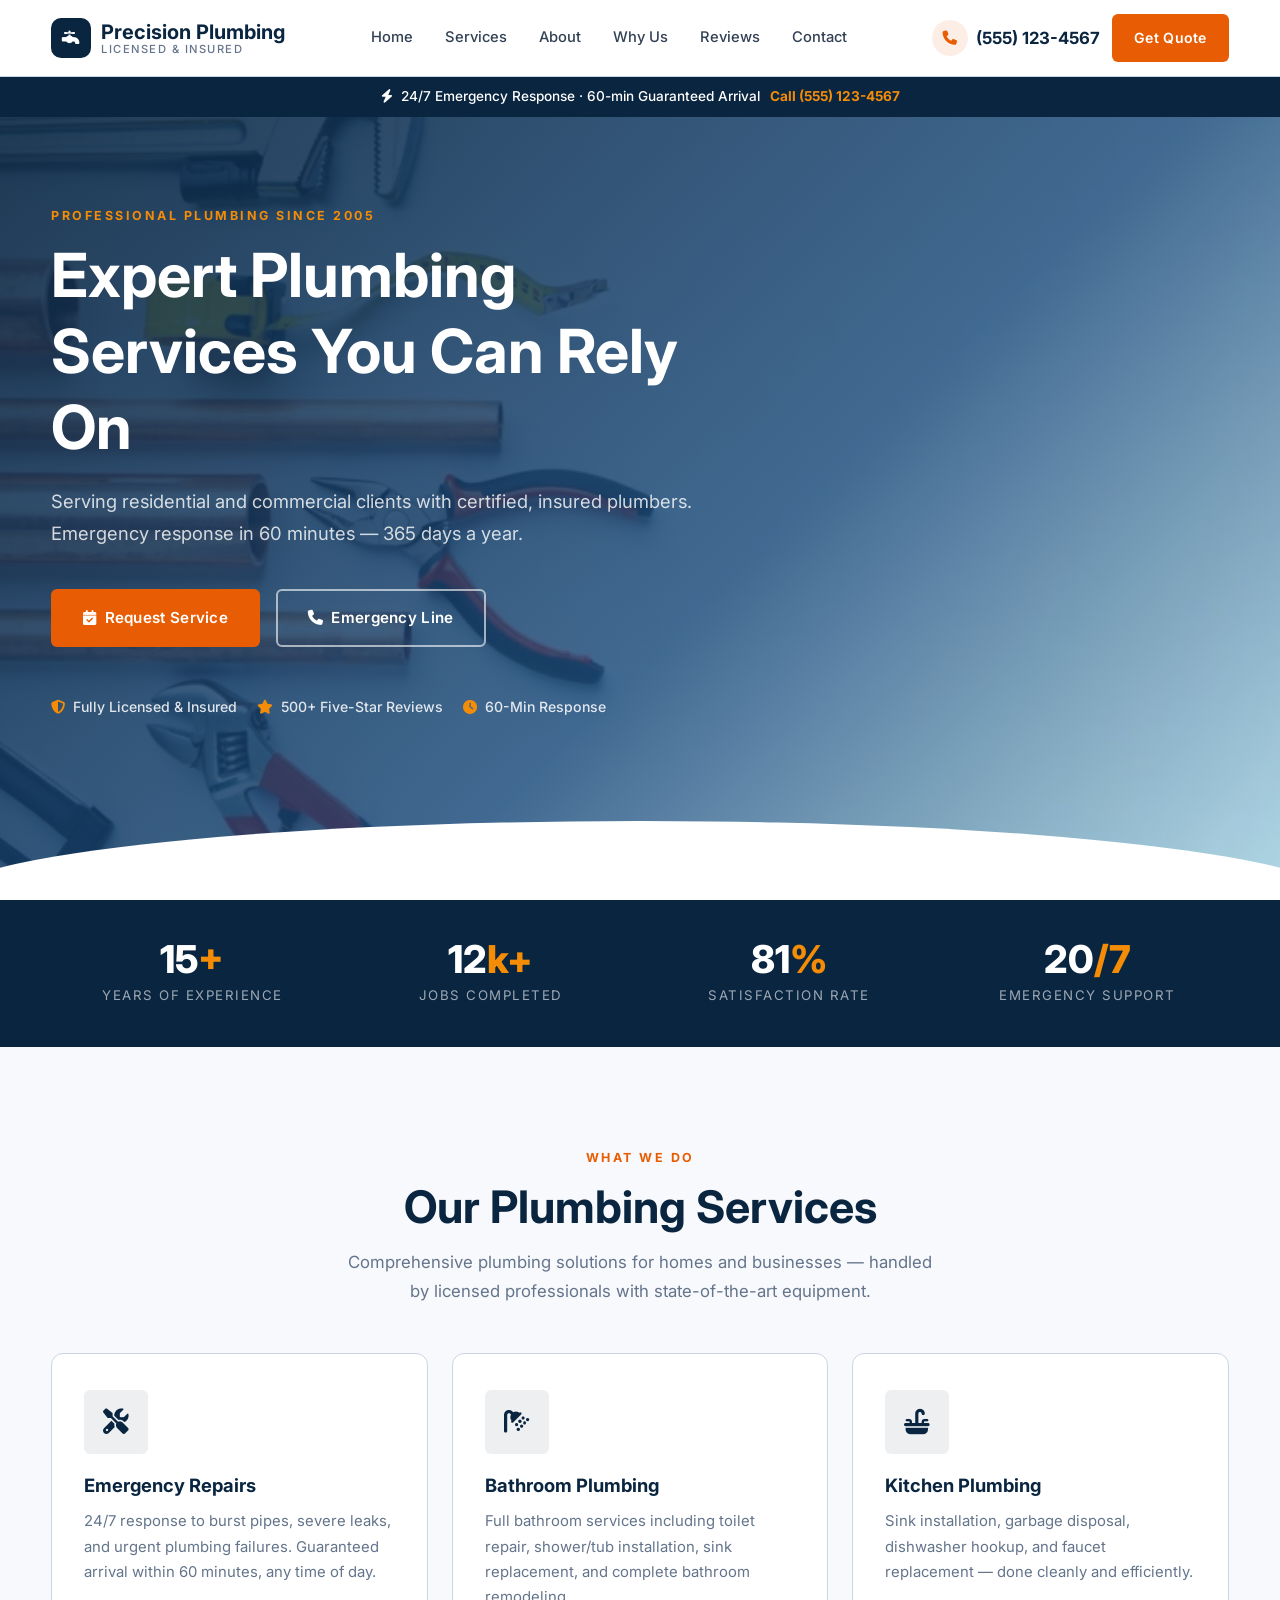
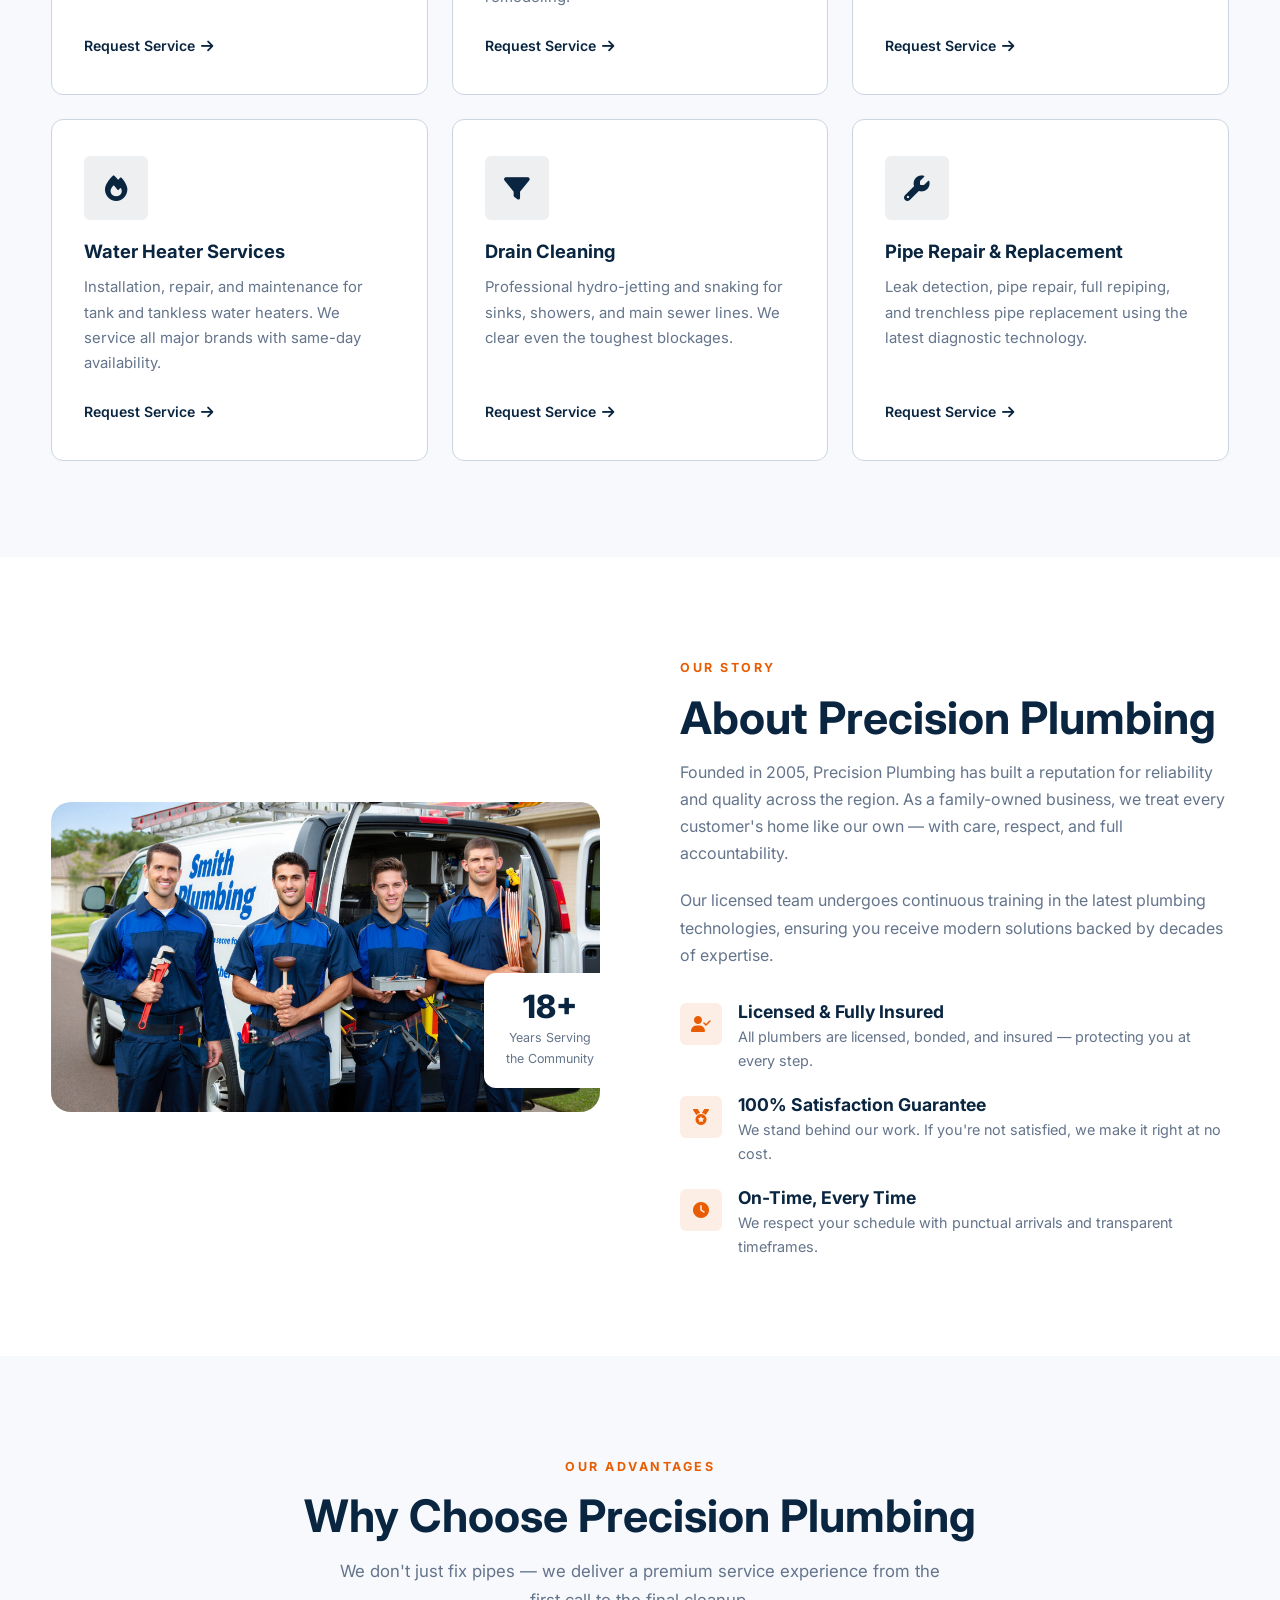
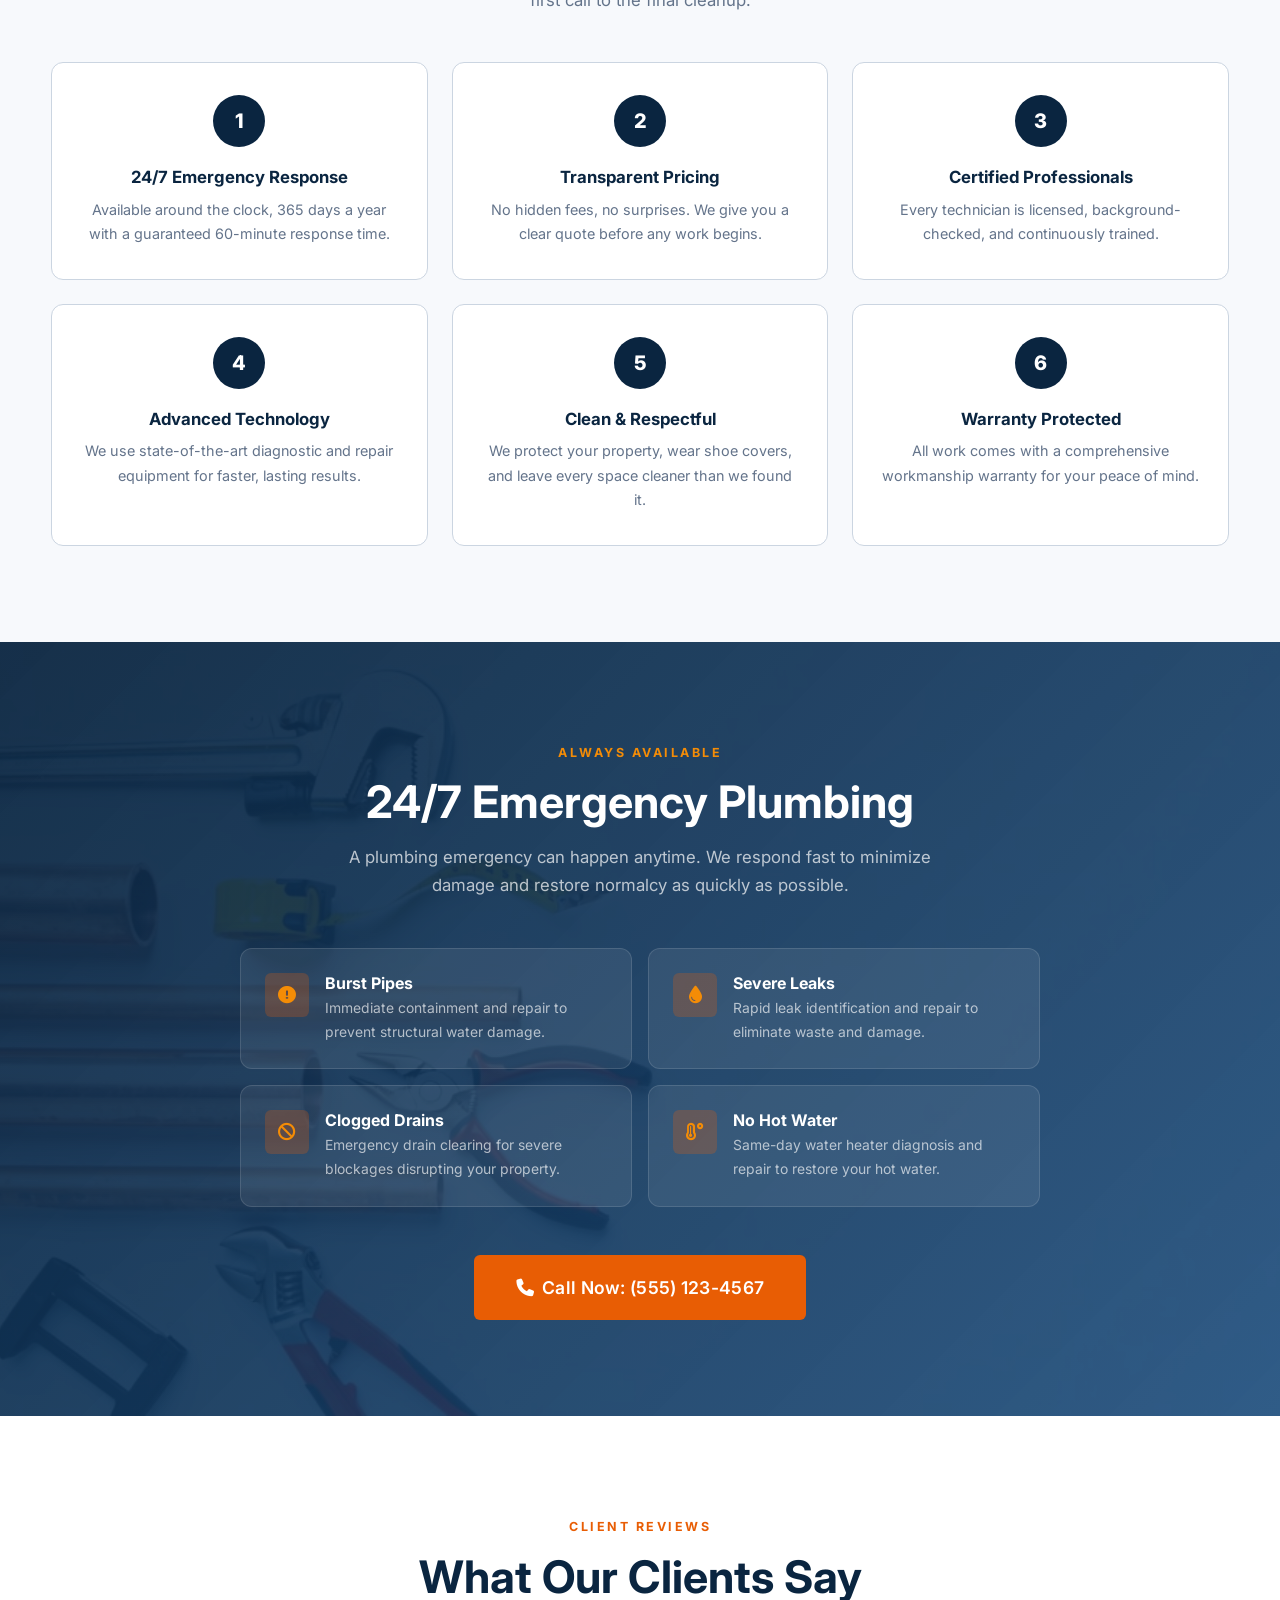
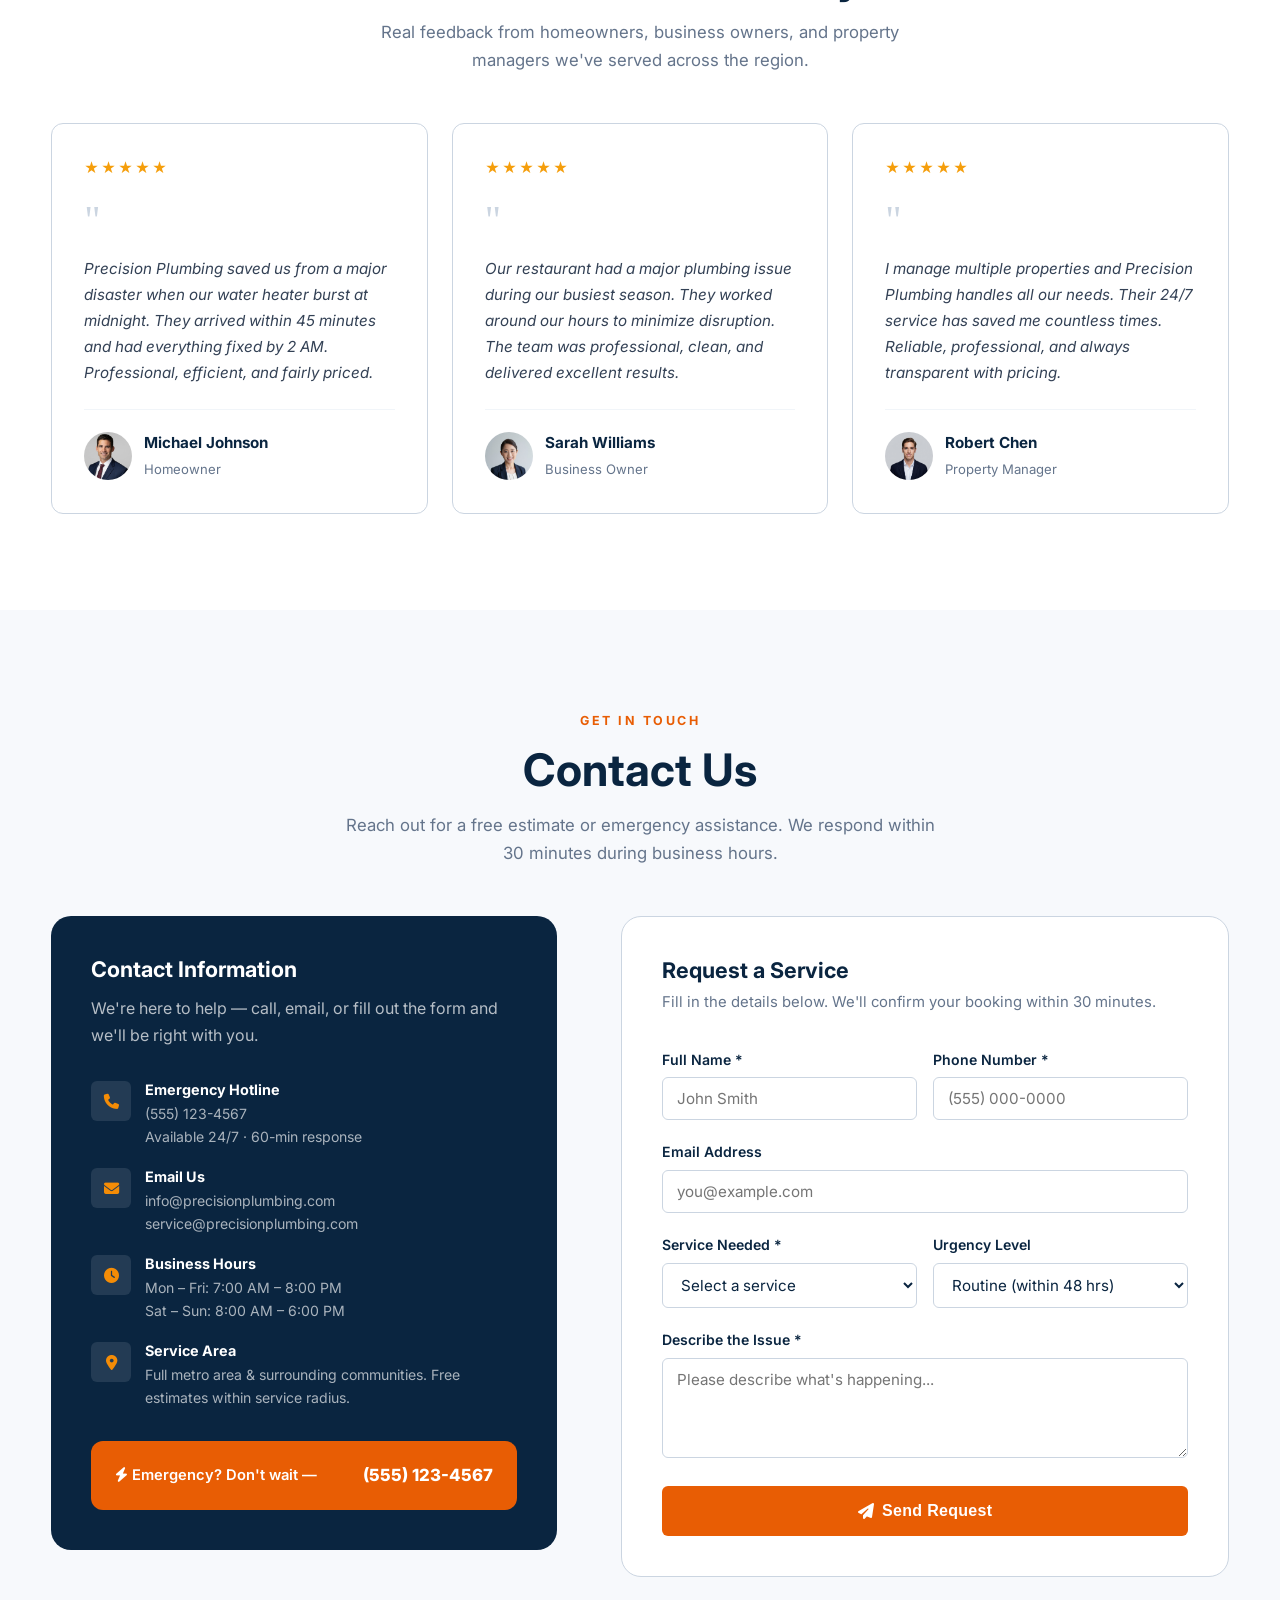
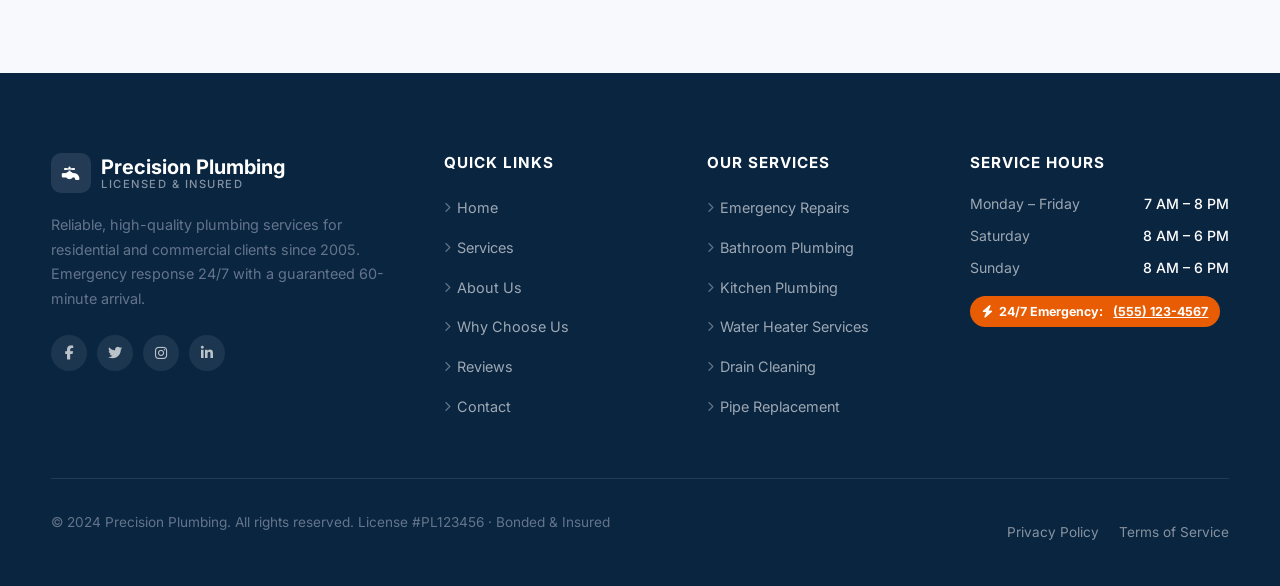
<file: 4 plumber/index.html>
<!DOCTYPE html>
<html lang="en">
<head>
    <meta charset="UTF-8">
    <meta name="viewport" content="width=device-width, initial-scale=1.0">
    <title>Precision Plumbing | 24/7 Emergency Plumbing Services</title>
    <link rel="stylesheet" href="https://cdnjs.cloudflare.com/ajax/libs/font-awesome/6.4.0/css/all.min.css">
    <link href="https://fonts.googleapis.com/css2?family=Inter:wght@300;400;500;600;700&family=Playfair+Display:wght@700&display=swap" rel="stylesheet">
    <style>
        *, *::before, *::after {
            margin: 0;
            padding: 0;
            box-sizing: border-box;
        }

        :root {
            --primary:     #0A2540;
            --primary-mid: #1a4a7a;
            --accent:      #E85D04;
            --accent-light:#F48C06;
            --sky:         #00B4D8;
            --light:       #F7F9FC;
            --gray-100:    #F1F5F9;
            --gray-300:    #CBD5E1;
            --gray-500:    #64748B;
            --gray-700:    #334155;
            --dark:        #0A2540;
            --white:       #FFFFFF;
            --radius-sm:   6px;
            --radius:      12px;
            --radius-lg:   20px;
            --shadow-sm:   0 1px 4px rgba(10,37,64,.06), 0 2px 8px rgba(10,37,64,.04);
            --shadow:      0 4px 16px rgba(10,37,64,.10), 0 1px 4px rgba(10,37,64,.06);
            --shadow-lg:   0 16px 48px rgba(10,37,64,.15), 0 4px 12px rgba(10,37,64,.08);
            --transition:  all 0.3s cubic-bezier(.4,0,.2,1);
        }

        html { scroll-padding-top: 90px; }

        body {
            font-family: 'Inter', sans-serif;
            font-size: 16px;
            line-height: 1.7;
            color: var(--gray-700);
            background: var(--white);
            overflow-x: hidden;
        }

        /* ─── Typography ─── */
        h1, h2, h3, h4 {
            font-family: 'Inter', sans-serif;
            font-weight: 700;
            color: var(--dark);
            line-height: 1.25;
        }
        h1 { font-size: clamp(2.4rem, 5vw, 3.8rem); }
        h2 { font-size: clamp(1.9rem, 3.5vw, 2.8rem); }
        h3 { font-size: 1.35rem; }
        h4 { font-size: 1.1rem; }
        p  { margin-bottom: 1.25rem; color: var(--gray-500); }

        .section-label {
            display: inline-block;
            font-size: 0.78rem;
            font-weight: 700;
            text-transform: uppercase;
            letter-spacing: 2.5px;
            color: var(--accent);
            margin-bottom: 0.75rem;
        }

        .section-title {
            margin-bottom: 0.75rem;
        }

        .section-subtitle {
            font-size: 1.05rem;
            max-width: 600px;
            margin: 0 auto 3rem;
        }

        /* ─── Layout ─── */
        .container {
            width: 92%;
            max-width: 1200px;
            margin: 0 auto;
        }
        section { padding: 6rem 0; }
        .text-center { text-align: center; }
        .text-center .section-subtitle { margin-left: auto; margin-right: auto; }

        /* ─── Buttons ─── */
        .btn {
            display: inline-flex;
            align-items: center;
            gap: 8px;
            padding: 14px 30px;
            border-radius: var(--radius-sm);
            font-weight: 600;
            font-size: 0.95rem;
            letter-spacing: 0.3px;
            text-decoration: none;
            border: 2px solid transparent;
            cursor: pointer;
            transition: var(--transition);
            white-space: nowrap;
        }
        .btn-primary {
            background: var(--accent);
            color: var(--white);
        }
        .btn-primary:hover {
            background: var(--accent-light);
            transform: translateY(-2px);
            box-shadow: 0 8px 24px rgba(232,93,4,.30);
        }
        .btn-outline-white {
            background: transparent;
            border-color: rgba(255,255,255,.6);
            color: var(--white);
        }
        .btn-outline-white:hover {
            background: var(--white);
            color: var(--primary);
            border-color: var(--white);
        }
        .btn-dark {
            background: var(--primary);
            color: var(--white);
        }
        .btn-dark:hover {
            background: var(--primary-mid);
            transform: translateY(-2px);
            box-shadow: var(--shadow);
        }
        .btn-outline-dark {
            background: transparent;
            border-color: var(--primary);
            color: var(--primary);
        }
        .btn-outline-dark:hover {
            background: var(--primary);
            color: var(--white);
        }

        /* ─── Header ─── */
        header {
            position: fixed;
            top: 0; left: 0;
            width: 100%;
            z-index: 1000;
            background: var(--white);
            border-bottom: 1px solid var(--gray-300);
            transition: var(--transition);
        }
        header.scrolled {
            box-shadow: var(--shadow);
        }
        .header-inner {
            display: flex;
            align-items: center;
            justify-content: space-between;
            height: 76px;
        }
        .logo {
            display: flex;
            align-items: center;
            gap: 10px;
            text-decoration: none;
        }
        .logo-icon {
            width: 40px; height: 40px;
            background: var(--primary);
            border-radius: 10px;
            display: flex;
            align-items: center;
            justify-content: center;
            color: var(--white);
            font-size: 1.1rem;
        }
        .logo-text {
            font-weight: 700;
            font-size: 1.25rem;
            color: var(--primary);
            line-height: 1.1;
        }
        .logo-text span {
            display: block;
            font-size: 0.7rem;
            font-weight: 500;
            color: var(--gray-500);
            letter-spacing: 1.5px;
            text-transform: uppercase;
        }

        nav ul {
            display: flex;
            list-style: none;
            gap: 0.25rem;
        }
        nav a {
            display: block;
            padding: 8px 14px;
            color: var(--gray-700);
            text-decoration: none;
            font-weight: 500;
            font-size: 0.92rem;
            border-radius: var(--radius-sm);
            transition: var(--transition);
        }
        nav a:hover {
            color: var(--primary);
            background: var(--gray-100);
        }

        .header-actions {
            display: flex;
            align-items: center;
            gap: 12px;
        }
        .header-phone {
            display: flex;
            align-items: center;
            gap: 8px;
            color: var(--primary);
            text-decoration: none;
            font-weight: 700;
            font-size: 1.05rem;
        }
        .header-phone .phone-icon {
            width: 36px; height: 36px;
            background: rgba(232,93,4,.1);
            border-radius: 50%;
            display: flex;
            align-items: center;
            justify-content: center;
            color: var(--accent);
            font-size: 0.9rem;
        }

        .mobile-menu-btn {
            display: none;
            background: none;
            border: none;
            color: var(--primary);
            font-size: 1.4rem;
            cursor: pointer;
            padding: 4px;
        }

        /* ─── Urgent Bar ─── */
        .urgent-bar {
            background: var(--primary);
            color: var(--white);
            text-align: center;
            padding: 9px 0;
            font-size: 0.85rem;
            font-weight: 500;
            position: fixed;
            top: 76px; left: 0;
            width: 100%;
            z-index: 999;
        }
        .urgent-bar a {
            color: var(--accent-light);
            font-weight: 700;
            text-decoration: none;
            margin-left: 6px;
        }
        .urgent-bar a:hover { text-decoration: underline; }

        /* ─── Hero ─── */
        .hero {
            min-height: 100vh;
            background:
                linear-gradient(135deg, rgba(10,37,64,0.92) 0%, rgba(26,74,122,0.80) 60%, rgba(0,180,216,0.15) 100%),
                url('hero.jpg') center/cover no-repeat;
            display: flex;
            align-items: center;
            padding-top: 116px;
            position: relative;
            overflow: hidden;
        }
        .hero::after {
            content: '';
            position: absolute;
            bottom: -1px; left: 0;
            width: 100%; height: 80px;
            background: var(--white);
            clip-path: ellipse(55% 100% at 50% 100%);
        }
        .hero-content {
            max-width: 680px;
            position: relative;
            z-index: 1;
        }
        .hero .section-label { color: var(--accent-light); }
        .hero h1 { color: var(--white); margin-bottom: 1.25rem; }
        .hero > .container > .hero-content > p {
            font-size: 1.15rem;
            color: rgba(255,255,255,.80);
            margin-bottom: 2.5rem;
        }
        .hero-btns { display: flex; gap: 16px; flex-wrap: wrap; }

        .hero-badges {
            display: flex;
            gap: 20px;
            margin-top: 3rem;
            flex-wrap: wrap;
        }
        .hero-badge {
            display: flex;
            align-items: center;
            gap: 8px;
            color: rgba(255,255,255,.85);
            font-size: 0.88rem;
            font-weight: 500;
        }
        .hero-badge i { color: var(--accent-light); }

        /* ─── Stats Bar ─── */
        .stats-bar {
            background: var(--primary);
            padding: 2.5rem 0;
        }
        .stats-grid {
            display: grid;
            grid-template-columns: repeat(4, 1fr);
            gap: 1rem;
            text-align: center;
        }
        .stat-item { color: var(--white); }
        .stat-number {
            font-size: 2.4rem;
            font-weight: 800;
            line-height: 1;
            color: var(--white);
        }
        .stat-number span { color: var(--accent-light); }
        .stat-label {
            font-size: 0.83rem;
            color: rgba(255,255,255,.60);
            text-transform: uppercase;
            letter-spacing: 1.5px;
            margin-top: 6px;
        }
        .stat-divider {
            width: 1px;
            background: rgba(255,255,255,.15);
            margin: 0 auto;
        }

        /* ─── Services ─── */
        .services { background: var(--light); }
        .services-grid {
            display: grid;
            grid-template-columns: repeat(auto-fill, minmax(310px, 1fr));
            gap: 1.5rem;
        }
        .service-card {
            background: var(--white);
            border: 1px solid var(--gray-300);
            border-radius: var(--radius);
            padding: 2.25rem 2rem;
            display: flex;
            flex-direction: column;
            transition: var(--transition);
            position: relative;
            overflow: hidden;
        }
        .service-card::before {
            content: '';
            position: absolute;
            top: 0; left: 0;
            width: 4px; height: 0;
            background: var(--accent);
            border-radius: 0 0 4px 0;
            transition: var(--transition);
        }
        .service-card:hover {
            transform: translateY(-6px);
            box-shadow: var(--shadow-lg);
            border-color: transparent;
        }
        .service-card:hover::before { height: 100%; }

        .service-icon-wrap {
            width: 64px; height: 64px;
            background: rgba(10,37,64,.07);
            border-radius: var(--radius-sm);
            display: flex;
            align-items: center;
            justify-content: center;
            color: var(--primary);
            font-size: 1.6rem;
            margin-bottom: 1.25rem;
            transition: var(--transition);
        }
        .service-card:hover .service-icon-wrap {
            background: var(--accent);
            color: var(--white);
        }
        .service-card h3 { margin-bottom: 0.75rem; font-size: 1.15rem; }
        .service-card p { flex: 1; margin-bottom: 1.5rem; font-size: 0.93rem; }
        .service-link {
            font-weight: 600;
            font-size: 0.88rem;
            color: var(--primary);
            text-decoration: none;
            display: inline-flex;
            align-items: center;
            gap: 6px;
            transition: var(--transition);
        }
        .service-link i { transition: var(--transition); }
        .service-link:hover { color: var(--accent); }
        .service-link:hover i { transform: translateX(4px); }

        /* ─── About ─── */
        .about-grid {
            display: grid;
            grid-template-columns: 1fr 1fr;
            gap: 5rem;
            align-items: center;
        }
        .about-img-wrap {
            position: relative;
            border-radius: var(--radius-lg);
            overflow: hidden;
        }
        .about-img-wrap img {
            width: 100%;
            height: auto;
            display: block;
            object-fit: cover;
        }
        .about-img-badge {
            position: absolute;
            bottom: 24px; right: -16px;
            background: var(--white);
            border-radius: var(--radius);
            padding: 18px 22px;
            box-shadow: var(--shadow-lg);
            text-align: center;
            min-width: 130px;
        }
        .about-img-badge .badge-num {
            font-size: 2rem;
            font-weight: 800;
            color: var(--primary);
            line-height: 1;
        }
        .about-img-badge .badge-label {
            font-size: 0.78rem;
            color: var(--gray-500);
            margin-top: 4px;
        }

        .features-list { margin-top: 2rem; display: flex; flex-direction: column; gap: 1.25rem; }
        .feature-row {
            display: flex;
            gap: 1rem;
            align-items: flex-start;
        }
        .feature-dot {
            width: 42px; height: 42px;
            flex-shrink: 0;
            background: rgba(232,93,4,.1);
            border-radius: var(--radius-sm);
            display: flex;
            align-items: center;
            justify-content: center;
            color: var(--accent);
            font-size: 1rem;
            margin-top: 2px;
        }
        .feature-row h4 { margin-bottom: 2px; }
        .feature-row p { margin: 0; font-size: 0.9rem; }

        /* ─── Why Choose Us ─── */
        .why { background: var(--light); }
        .why-grid {
            display: grid;
            grid-template-columns: repeat(auto-fit, minmax(280px, 1fr));
            gap: 1.5rem;
            margin-top: 3rem;
        }
        .why-card {
            background: var(--white);
            border: 1px solid var(--gray-300);
            border-radius: var(--radius);
            padding: 2rem 1.75rem;
            text-align: center;
            transition: var(--transition);
        }
        .why-card:hover {
            box-shadow: var(--shadow-lg);
            border-color: transparent;
            transform: translateY(-4px);
        }
        .why-num {
            width: 52px; height: 52px;
            background: var(--primary);
            color: var(--white);
            border-radius: 50%;
            display: flex;
            align-items: center;
            justify-content: center;
            font-weight: 800;
            font-size: 1.25rem;
            margin: 0 auto 1.25rem;
        }
        .why-card h3 { font-size: 1.05rem; margin-bottom: 0.6rem; }
        .why-card p  { font-size: 0.9rem; margin: 0; }

        /* ─── Emergency Section ─── */
        .emergency-section {
            background:
                linear-gradient(135deg, rgba(10,37,64,0.95) 0%, rgba(26,74,122,0.88) 100%),
                url('hero.jpg') center/cover no-repeat;
            color: var(--white);
        }
        .emergency-section h2 { color: var(--white); }
        .emergency-section .section-subtitle { color: rgba(255,255,255,.7); }

        .emergency-grid {
            display: grid;
            grid-template-columns: repeat(2, 1fr);
            gap: 1rem;
            max-width: 800px;
            margin: 3rem auto;
        }
        .emergency-card {
            display: flex;
            align-items: flex-start;
            gap: 1rem;
            background: rgba(255,255,255,.08);
            border: 1px solid rgba(255,255,255,.12);
            border-radius: var(--radius);
            padding: 1.5rem;
            transition: var(--transition);
        }
        .emergency-card:hover {
            background: rgba(255,255,255,.15);
            border-color: rgba(255,255,255,.25);
        }
        .emergency-card-icon {
            width: 44px; height: 44px;
            flex-shrink: 0;
            background: rgba(232,93,4,.25);
            border-radius: var(--radius-sm);
            display: flex;
            align-items: center;
            justify-content: center;
            color: var(--accent-light);
            font-size: 1.1rem;
        }
        .emergency-card h3 { color: var(--white); font-size: 1rem; margin-bottom: 4px; }
        .emergency-card p  { color: rgba(255,255,255,.65); font-size: 0.87rem; margin: 0; }

        .emergency-cta {
            text-align: center;
            margin-top: 1rem;
        }

        /* ─── Testimonials ─── */
        .testimonials-grid {
            display: grid;
            grid-template-columns: repeat(auto-fit, minmax(300px, 1fr));
            gap: 1.5rem;
            margin-top: 3rem;
        }
        .testimonial-card {
            background: var(--white);
            border: 1px solid var(--gray-300);
            border-radius: var(--radius);
            padding: 2rem;
            transition: var(--transition);
            position: relative;
        }
        .testimonial-card:hover {
            box-shadow: var(--shadow-lg);
            border-color: transparent;
            transform: translateY(-4px);
        }
        .quote-icon {
            color: var(--gray-300);
            font-size: 2.5rem;
            line-height: 1;
            margin-bottom: 1rem;
            font-family: Georgia, serif;
        }
        .testimonial-text {
            font-size: 0.95rem;
            line-height: 1.7;
            margin-bottom: 1.5rem;
            color: var(--gray-700);
            font-style: italic;
        }
        .rating { color: #F59E0B; margin-bottom: 1.25rem; font-size: 0.9rem; letter-spacing: 2px; }
        .testimonial-author {
            display: flex;
            align-items: center;
            gap: 12px;
            border-top: 1px solid var(--gray-100);
            padding-top: 1.25rem;
        }
        .author-avatar {
            width: 48px; height: 48px;
            border-radius: 50%;
            overflow: hidden;
            flex-shrink: 0;
            background: var(--gray-100);
        }
        .author-avatar img { width: 100%; height: 100%; object-fit: cover; }
        .author-name { font-weight: 700; font-size: 0.95rem; color: var(--dark); margin: 0 0 2px; }
        .author-role { font-size: 0.82rem; color: var(--gray-500); }

        /* ─── Contact ─── */
        .contact-grid {
            display: grid;
            grid-template-columns: 1fr 1.2fr;
            gap: 4rem;
            align-items: start;
        }
        .contact-info-card {
            background: var(--primary);
            color: var(--white);
            border-radius: var(--radius-lg);
            padding: 2.5rem;
        }
        .contact-info-card h3 { color: var(--white); margin-bottom: 0.75rem; }
        .contact-info-card > p { color: rgba(255,255,255,.7); margin-bottom: 2rem; }

        .contact-detail-list { display: flex; flex-direction: column; gap: 1.25rem; }
        .contact-detail {
            display: flex;
            gap: 14px;
            align-items: flex-start;
        }
        .contact-detail-icon {
            width: 40px; height: 40px;
            background: rgba(255,255,255,.10);
            border-radius: var(--radius-sm);
            display: flex;
            align-items: center;
            justify-content: center;
            color: var(--accent-light);
            font-size: 0.95rem;
            flex-shrink: 0;
        }
        .contact-detail h4 { color: var(--white); font-size: 0.9rem; margin-bottom: 4px; }
        .contact-detail p  { color: rgba(255,255,255,.65); font-size: 0.88rem; margin: 0; line-height: 1.6; }
        .contact-detail a  { color: inherit; text-decoration: none; }

        .contact-emergency-box {
            background: var(--accent);
            border-radius: var(--radius);
            padding: 1.25rem 1.5rem;
            margin-top: 2rem;
            display: flex;
            align-items: center;
            justify-content: space-between;
            gap: 12px;
        }
        .contact-emergency-box p { margin: 0; color: var(--white); font-weight: 600; font-size: 0.92rem; }
        .contact-emergency-box a {
            color: var(--white);
            font-weight: 800;
            text-decoration: none;
            font-size: 1.05rem;
            white-space: nowrap;
        }

        /* Contact Form */
        .contact-form-wrap {
            background: var(--white);
            border: 1px solid var(--gray-300);
            border-radius: var(--radius-lg);
            padding: 2.5rem;
        }
        .contact-form-wrap h3 { margin-bottom: 0.4rem; }
        .contact-form-wrap > p { margin-bottom: 2rem; font-size: 0.93rem; }

        .form-row { display: grid; grid-template-columns: 1fr 1fr; gap: 1rem; }
        .form-group { margin-bottom: 1.25rem; }
        .form-group label {
            display: block;
            font-weight: 600;
            font-size: 0.88rem;
            margin-bottom: 6px;
            color: var(--dark);
        }
        .form-group input,
        .form-group select,
        .form-group textarea {
            width: 100%;
            padding: 11px 14px;
            border: 1.5px solid var(--gray-300);
            border-radius: var(--radius-sm);
            font-family: 'Inter', sans-serif;
            font-size: 0.95rem;
            color: var(--dark);
            transition: var(--transition);
            background: var(--white);
        }
        .form-group input:focus,
        .form-group select:focus,
        .form-group textarea:focus {
            outline: none;
            border-color: var(--primary);
            box-shadow: 0 0 0 3px rgba(10,37,64,.08);
        }
        .form-group textarea { resize: vertical; }

        /* ─── Footer ─── */
        footer {
            background: var(--primary);
            color: rgba(255,255,255,.7);
            padding: 5rem 0 2rem;
        }
        .footer-grid {
            display: grid;
            grid-template-columns: 1.6fr 1fr 1fr 1.2fr;
            gap: 3rem;
            padding-bottom: 3rem;
            border-bottom: 1px solid rgba(255,255,255,.10);
            margin-bottom: 2rem;
        }
        .footer-brand { }
        .footer-logo {
            display: flex;
            align-items: center;
            gap: 10px;
            text-decoration: none;
            margin-bottom: 1.25rem;
        }
        .footer-logo .logo-icon { background: rgba(255,255,255,.10); }
        .footer-logo .logo-text { color: var(--white); }
        .footer-logo .logo-text span { color: rgba(255,255,255,.5); }
        .footer-brand p { font-size: 0.9rem; margin-bottom: 1.5rem; }

        .social-row { display: flex; gap: 10px; }
        .social-btn {
            width: 36px; height: 36px;
            background: rgba(255,255,255,.08);
            border-radius: 50%;
            display: flex;
            align-items: center;
            justify-content: center;
            color: rgba(255,255,255,.7);
            text-decoration: none;
            font-size: 0.88rem;
            transition: var(--transition);
        }
        .social-btn:hover {
            background: var(--sky);
            color: var(--white);
            transform: translateY(-3px);
        }

        .footer-col h4 {
            color: var(--white);
            font-size: 0.95rem;
            margin-bottom: 1.25rem;
            text-transform: uppercase;
            letter-spacing: 1px;
        }
        .footer-links { list-style: none; }
        .footer-links li { margin-bottom: 0.7rem; }
        .footer-links a {
            color: rgba(255,255,255,.6);
            text-decoration: none;
            font-size: 0.9rem;
            transition: var(--transition);
            display: inline-flex;
            align-items: center;
            gap: 6px;
        }
        .footer-links a:hover { color: var(--sky); padding-left: 4px; }
        .footer-links a i { font-size: 0.65rem; opacity: .6; }

        .hours-list { display: flex; flex-direction: column; gap: 8px; }
        .hours-row {
            display: flex;
            justify-content: space-between;
            font-size: 0.88rem;
        }
        .hours-row .day { color: rgba(255,255,255,.6); }
        .hours-row .time { color: var(--white); font-weight: 500; }
        .hours-badge {
            display: inline-flex;
            align-items: center;
            gap: 6px;
            background: var(--accent);
            color: var(--white);
            font-size: 0.78rem;
            font-weight: 700;
            padding: 5px 12px;
            border-radius: 50px;
            margin-top: 1rem;
        }

        .footer-bottom {
            display: flex;
            justify-content: space-between;
            align-items: center;
            flex-wrap: wrap;
            gap: 10px;
            font-size: 0.85rem;
            color: rgba(255,255,255,.4);
        }
        .footer-bottom a { color: rgba(255,255,255,.5); text-decoration: none; }
        .footer-bottom a:hover { color: var(--white); }

        /* ─── Responsive ─── */
        @media (max-width: 1100px) {
            .footer-grid { grid-template-columns: 1fr 1fr; }
            .about-grid  { grid-template-columns: 1fr; gap: 3rem; }
            .about-img-badge { right: 16px; }
        }

        @media (max-width: 992px) {
            nav {
                position: fixed;
                top: 0; left: -100%;
                width: min(340px, 80%);
                height: 100vh;
                background: var(--white);
                padding: 90px 2rem 2rem;
                box-shadow: var(--shadow-lg);
                transition: var(--transition);
                z-index: 999;
                overflow-y: auto;
            }
            nav.active { left: 0; }
            nav ul { flex-direction: column; gap: 0; }
            nav a { font-size: 1.1rem; padding: 12px 0; border-bottom: 1px solid var(--gray-100); border-radius: 0; }

            .mobile-menu-btn { display: block; z-index: 1001; }
            .header-phone span { display: none; }
            .header-phone .phone-icon { width: 42px; height: 42px; font-size: 1.1rem; }

            .contact-grid    { grid-template-columns: 1fr; }
            .emergency-grid  { grid-template-columns: 1fr; }
            section { padding: 4rem 0; }
            .hero { padding-top: 120px; }
        }

        @media (max-width: 768px) {
            .stats-grid { grid-template-columns: repeat(2, 1fr); }
            .form-row   { grid-template-columns: 1fr; }
            .footer-grid { grid-template-columns: 1fr; gap: 2rem; }
            .footer-bottom { flex-direction: column; text-align: center; }
        }

        @media (max-width: 576px) {
            .hero-btns { flex-direction: column; }
            .hero-btns .btn { width: 100%; justify-content: center; }
            .services-grid { grid-template-columns: 1fr; }
            .contact-form-wrap { padding: 1.75rem; }
            .contact-info-card { padding: 2rem; }
        }

        /* ─── Animations ─── */
        @keyframes fadeUp {
            from { opacity: 0; transform: translateY(24px); }
            to   { opacity: 1; transform: translateY(0); }
        }
        .fade-up {
            opacity: 0;
            animation: fadeUp 0.55s cubic-bezier(.4,0,.2,1) forwards;
        }
        .fade-up.delay-1 { animation-delay: .1s; }
        .fade-up.delay-2 { animation-delay: .2s; }
        .fade-up.delay-3 { animation-delay: .3s; }
    </style>
</head>
<body>

    <!-- Urgent Bar -->
    <div class="urgent-bar">
        <i class="fas fa-bolt"></i>
        &nbsp;24/7 Emergency Response · 60-min Guaranteed Arrival
        <a href="tel:+15551234567">Call (555) 123-4567</a>
    </div>

    <!-- Header -->
    <header id="header">
        <div class="container header-inner">
            <a href="#home" class="logo">
                <div class="logo-icon"><i class="fas fa-faucet"></i></div>
                <div class="logo-text">
                    Precision Plumbing
                    <span>Licensed & Insured</span>
                </div>
            </a>

            <button class="mobile-menu-btn" id="mobileMenuBtn" aria-label="Toggle navigation">
                <i class="fas fa-bars"></i>
            </button>

            <nav id="mainNav">
                <ul>
                    <li><a href="#home">Home</a></li>
                    <li><a href="#services">Services</a></li>
                    <li><a href="#about">About</a></li>
                    <li><a href="#why-choose-us">Why Us</a></li>
                    <li><a href="#testimonials">Reviews</a></li>
                    <li><a href="#contact">Contact</a></li>
                </ul>
            </nav>

            <div class="header-actions">
                <a href="tel:+15551234567" class="header-phone">
                    <div class="phone-icon"><i class="fas fa-phone-alt" style="transform:scaleX(-1)"></i></div>
                    <span>(555) 123-4567</span>
                </a>
                <a href="#contact" class="btn btn-primary" style="padding:10px 20px;font-size:.88rem;">Get Quote</a>
            </div>
        </div>
    </header>

    <!-- Hero -->
    <section class="hero" id="home">
        <div class="container">
            <div class="hero-content">
                <span class="section-label fade-up">Professional Plumbing Since 2005</span>
                <h1 class="fade-up delay-1">Expert Plumbing Services You Can Rely On</h1>
                <p class="fade-up delay-2">Serving residential and commercial clients with certified, insured plumbers. Emergency response in 60 minutes — 365 days a year.</p>
                <div class="hero-btns fade-up delay-3">
                    <a href="#contact" class="btn btn-primary"><i class="fas fa-calendar-check"></i> Request Service</a>
                    <a href="tel:+15551234567" class="btn btn-outline-white"><i class="fas fa-phone-alt" style="transform:scaleX(-1)"></i> Emergency Line</a>
                </div>
                <div class="hero-badges fade-up delay-3">
                    <div class="hero-badge"><i class="fas fa-shield-alt"></i> Fully Licensed & Insured</div>
                    <div class="hero-badge"><i class="fas fa-star"></i> 500+ Five-Star Reviews</div>
                    <div class="hero-badge"><i class="fas fa-clock"></i> 60-Min Response</div>
                </div>
            </div>
        </div>
    </section>

    <!-- Stats Bar -->
    <section class="stats-bar" style="padding:2.5rem 0;">
        <div class="container">
            <div class="stats-grid">
                <div class="stat-item">
                    <div class="stat-number" id="stat1">0<span>+</span></div>
                    <div class="stat-label">Years of Experience</div>
                </div>
                <div class="stat-item">
                    <div class="stat-number" id="stat2">0<span>k+</span></div>
                    <div class="stat-label">Jobs Completed</div>
                </div>
                <div class="stat-item">
                    <div class="stat-number" id="stat3">0<span>%</span></div>
                    <div class="stat-label">Satisfaction Rate</div>
                </div>
                <div class="stat-item">
                    <div class="stat-number" id="stat4">0<span>/7</span></div>
                    <div class="stat-label">Emergency Support</div>
                </div>
            </div>
        </div>
    </section>

    <!-- Services -->
    <section id="services" class="services">
        <div class="container">
            <div class="text-center">
                <span class="section-label">What We Do</span>
                <h2 class="section-title">Our Plumbing Services</h2>
                <p class="section-subtitle">Comprehensive plumbing solutions for homes and businesses — handled by licensed professionals with state-of-the-art equipment.</p>
            </div>

            <div class="services-grid">
                <div class="service-card">
                    <div class="service-icon-wrap"><i class="fas fa-tools"></i></div>
                    <h3>Emergency Repairs</h3>
                    <p>24/7 response to burst pipes, severe leaks, and urgent plumbing failures. Guaranteed arrival within 60 minutes, any time of day.</p>
                    <a href="#contact" class="service-link">Request Service <i class="fas fa-arrow-right"></i></a>
                </div>
                <div class="service-card">
                    <div class="service-icon-wrap"><i class="fas fa-shower"></i></div>
                    <h3>Bathroom Plumbing</h3>
                    <p>Full bathroom services including toilet repair, shower/tub installation, sink replacement, and complete bathroom remodeling.</p>
                    <a href="#contact" class="service-link">Request Service <i class="fas fa-arrow-right"></i></a>
                </div>
                <div class="service-card">
                    <div class="service-icon-wrap"><i class="fas fa-sink"></i></div>
                    <h3>Kitchen Plumbing</h3>
                    <p>Sink installation, garbage disposal, dishwasher hookup, and faucet replacement — done cleanly and efficiently.</p>
                    <a href="#contact" class="service-link">Request Service <i class="fas fa-arrow-right"></i></a>
                </div>
                <div class="service-card">
                    <div class="service-icon-wrap"><i class="fas fa-fire"></i></div>
                    <h3>Water Heater Services</h3>
                    <p>Installation, repair, and maintenance for tank and tankless water heaters. We service all major brands with same-day availability.</p>
                    <a href="#contact" class="service-link">Request Service <i class="fas fa-arrow-right"></i></a>
                </div>
                <div class="service-card">
                    <div class="service-icon-wrap"><i class="fas fa-filter"></i></div>
                    <h3>Drain Cleaning</h3>
                    <p>Professional hydro-jetting and snaking for sinks, showers, and main sewer lines. We clear even the toughest blockages.</p>
                    <a href="#contact" class="service-link">Request Service <i class="fas fa-arrow-right"></i></a>
                </div>
                <div class="service-card">
                    <div class="service-icon-wrap"><i class="fas fa-wrench"></i></div>
                    <h3>Pipe Repair & Replacement</h3>
                    <p>Leak detection, pipe repair, full repiping, and trenchless pipe replacement using the latest diagnostic technology.</p>
                    <a href="#contact" class="service-link">Request Service <i class="fas fa-arrow-right"></i></a>
                </div>
            </div>
        </div>
    </section>

    <!-- About -->
    <section id="about">
        <div class="container">
            <div class="about-grid">
                <div class="about-img-wrap">
                    <img src="team.jpg" alt="Precision Plumbing Professional Team">
                    <div class="about-img-badge">
                        <div class="badge-num">18+</div>
                        <div class="badge-label">Years Serving<br>the Community</div>
                    </div>
                </div>
                <div class="about-text">
                    <span class="section-label">Our Story</span>
                    <h2 class="section-title">About Precision Plumbing</h2>
                    <p>Founded in 2005, Precision Plumbing has built a reputation for reliability and quality across the region. As a family-owned business, we treat every customer's home like our own — with care, respect, and full accountability.</p>
                    <p>Our licensed team undergoes continuous training in the latest plumbing technologies, ensuring you receive modern solutions backed by decades of expertise.</p>

                    <div class="features-list">
                        <div class="feature-row">
                            <div class="feature-dot"><i class="fas fa-user-check"></i></div>
                            <div>
                                <h4>Licensed & Fully Insured</h4>
                                <p>All plumbers are licensed, bonded, and insured — protecting you at every step.</p>
                            </div>
                        </div>
                        <div class="feature-row">
                            <div class="feature-dot"><i class="fas fa-medal"></i></div>
                            <div>
                                <h4>100% Satisfaction Guarantee</h4>
                                <p>We stand behind our work. If you're not satisfied, we make it right at no cost.</p>
                            </div>
                        </div>
                        <div class="feature-row">
                            <div class="feature-dot"><i class="fas fa-clock"></i></div>
                            <div>
                                <h4>On-Time, Every Time</h4>
                                <p>We respect your schedule with punctual arrivals and transparent timeframes.</p>
                            </div>
                        </div>
                    </div>
                </div>
            </div>
        </div>
    </section>

    <!-- Why Choose Us -->
    <section id="why-choose-us" class="why">
        <div class="container">
            <div class="text-center">
                <span class="section-label">Our Advantages</span>
                <h2 class="section-title">Why Choose Precision Plumbing</h2>
                <p class="section-subtitle">We don't just fix pipes — we deliver a premium service experience from the first call to the final cleanup.</p>
            </div>
            <div class="why-grid">
                <div class="why-card">
                    <div class="why-num">1</div>
                    <h3>24/7 Emergency Response</h3>
                    <p>Available around the clock, 365 days a year with a guaranteed 60-minute response time.</p>
                </div>
                <div class="why-card">
                    <div class="why-num">2</div>
                    <h3>Transparent Pricing</h3>
                    <p>No hidden fees, no surprises. We give you a clear quote before any work begins.</p>
                </div>
                <div class="why-card">
                    <div class="why-num">3</div>
                    <h3>Certified Professionals</h3>
                    <p>Every technician is licensed, background-checked, and continuously trained.</p>
                </div>
                <div class="why-card">
                    <div class="why-num">4</div>
                    <h3>Advanced Technology</h3>
                    <p>We use state-of-the-art diagnostic and repair equipment for faster, lasting results.</p>
                </div>
                <div class="why-card">
                    <div class="why-num">5</div>
                    <h3>Clean & Respectful</h3>
                    <p>We protect your property, wear shoe covers, and leave every space cleaner than we found it.</p>
                </div>
                <div class="why-card">
                    <div class="why-num">6</div>
                    <h3>Warranty Protected</h3>
                    <p>All work comes with a comprehensive workmanship warranty for your peace of mind.</p>
                </div>
            </div>
        </div>
    </section>

    <!-- Emergency Section -->
    <section id="emergency" class="emergency-section">
        <div class="container">
            <div class="text-center">
                <span class="section-label" style="color:var(--accent-light);">Always Available</span>
                <h2 class="section-title">24/7 Emergency Plumbing</h2>
                <p class="section-subtitle">A plumbing emergency can happen anytime. We respond fast to minimize damage and restore normalcy as quickly as possible.</p>
            </div>

            <div class="emergency-grid">
                <div class="emergency-card">
                    <div class="emergency-card-icon"><i class="fas fa-exclamation-circle"></i></div>
                    <div>
                        <h3>Burst Pipes</h3>
                        <p>Immediate containment and repair to prevent structural water damage.</p>
                    </div>
                </div>
                <div class="emergency-card">
                    <div class="emergency-card-icon"><i class="fas fa-tint"></i></div>
                    <div>
                        <h3>Severe Leaks</h3>
                        <p>Rapid leak identification and repair to eliminate waste and damage.</p>
                    </div>
                </div>
                <div class="emergency-card">
                    <div class="emergency-card-icon"><i class="fas fa-ban"></i></div>
                    <div>
                        <h3>Clogged Drains</h3>
                        <p>Emergency drain clearing for severe blockages disrupting your property.</p>
                    </div>
                </div>
                <div class="emergency-card">
                    <div class="emergency-card-icon"><i class="fas fa-temperature-high"></i></div>
                    <div>
                        <h3>No Hot Water</h3>
                        <p>Same-day water heater diagnosis and repair to restore your hot water.</p>
                    </div>
                </div>
            </div>

            <div class="emergency-cta">
                <a href="tel:+15551234567" class="btn btn-primary" style="font-size:1.1rem;padding:16px 40px;">
                    <i class="fas fa-phone-alt" style="transform:scaleX(-1)"></i>
                    Call Now: (555) 123-4567
                </a>
            </div>
        </div>
    </section>

    <!-- Testimonials -->
    <section id="testimonials">
        <div class="container">
            <div class="text-center">
                <span class="section-label">Client Reviews</span>
                <h2 class="section-title">What Our Clients Say</h2>
                <p class="section-subtitle">Real feedback from homeowners, business owners, and property managers we've served across the region.</p>
            </div>

            <div class="testimonials-grid">
                <div class="testimonial-card">
                    <div class="rating">★★★★★</div>
                    <div class="quote-icon">"</div>
                    <p class="testimonial-text">Precision Plumbing saved us from a major disaster when our water heater burst at midnight. They arrived within 45 minutes and had everything fixed by 2 AM. Professional, efficient, and fairly priced.</p>
                    <div class="testimonial-author">
                        <div class="author-avatar"><img src="machel.jpg" alt="Michael Johnson"></div>
                        <div>
                            <div class="author-name">Michael Johnson</div>
                            <div class="author-role">Homeowner</div>
                        </div>
                    </div>
                </div>

                <div class="testimonial-card">
                    <div class="rating">★★★★★</div>
                    <div class="quote-icon">"</div>
                    <p class="testimonial-text">Our restaurant had a major plumbing issue during our busiest season. They worked around our hours to minimize disruption. The team was professional, clean, and delivered excellent results.</p>
                    <div class="testimonial-author">
                        <div class="author-avatar"><img src="sarah.jpg" alt="Sarah Williams"></div>
                        <div>
                            <div class="author-name">Sarah Williams</div>
                            <div class="author-role">Business Owner</div>
                        </div>
                    </div>
                </div>

                <div class="testimonial-card">
                    <div class="rating">★★★★★</div>
                    <div class="quote-icon">"</div>
                    <p class="testimonial-text">I manage multiple properties and Precision Plumbing handles all our needs. Their 24/7 service has saved me countless times. Reliable, professional, and always transparent with pricing.</p>
                    <div class="testimonial-author">
                        <div class="author-avatar"><img src="robert.jpg" alt="Robert Chen"></div>
                        <div>
                            <div class="author-name">Robert Chen</div>
                            <div class="author-role">Property Manager</div>
                        </div>
                    </div>
                </div>
            </div>
        </div>
    </section>

    <!-- Contact -->
    <section id="contact" style="background:var(--light);">
        <div class="container">
            <div class="text-center">
                <span class="section-label">Get In Touch</span>
                <h2 class="section-title">Contact Us</h2>
                <p class="section-subtitle">Reach out for a free estimate or emergency assistance. We respond within 30 minutes during business hours.</p>
            </div>

            <div class="contact-grid">
                <!-- Info card -->
                <div class="contact-info-card">
                    <h3>Contact Information</h3>
                    <p>We're here to help — call, email, or fill out the form and we'll be right with you.</p>

                    <div class="contact-detail-list">
                        <div class="contact-detail">
                            <div class="contact-detail-icon"><i class="fas fa-phone-alt" style="transform:scaleX(-1)"></i></div>
                            <div>
                                <h4>Emergency Hotline</h4>
                                <p><a href="tel:+15551234567">(555) 123-4567</a><br>Available 24/7 · 60-min response</p>
                            </div>
                        </div>
                        <div class="contact-detail">
                            <div class="contact-detail-icon"><i class="fas fa-envelope"></i></div>
                            <div>
                                <h4>Email Us</h4>
                                <p><a href="mailto:info@precisionplumbing.com">info@precisionplumbing.com</a><br><a href="mailto:service@precisionplumbing.com">service@precisionplumbing.com</a></p>
                            </div>
                        </div>
                        <div class="contact-detail">
                            <div class="contact-detail-icon"><i class="fas fa-clock"></i></div>
                            <div>
                                <h4>Business Hours</h4>
                                <p>Mon – Fri: 7:00 AM – 8:00 PM<br>Sat – Sun: 8:00 AM – 6:00 PM</p>
                            </div>
                        </div>
                        <div class="contact-detail">
                            <div class="contact-detail-icon"><i class="fas fa-map-marker-alt"></i></div>
                            <div>
                                <h4>Service Area</h4>
                                <p>Full metro area & surrounding communities. Free estimates within service radius.</p>
                            </div>
                        </div>
                    </div>

                    <div class="contact-emergency-box">
                        <p><i class="fas fa-bolt"></i> Emergency? Don't wait —</p>
                        <a href="tel:+15551234567">(555) 123-4567</a>
                    </div>
                </div>

                <!-- Form -->
                <div class="contact-form-wrap">
                    <h3>Request a Service</h3>
                    <p>Fill in the details below. We'll confirm your booking within 30 minutes.</p>

                    <form id="serviceRequestForm">
                        <div class="form-row">
                            <div class="form-group">
                                <label for="name">Full Name *</label>
                                <input type="text" id="name" name="name" placeholder="John Smith" required>
                            </div>
                            <div class="form-group">
                                <label for="phone">Phone Number *</label>
                                <input type="tel" id="phone" name="phone" placeholder="(555) 000-0000" required>
                            </div>
                        </div>
                        <div class="form-group">
                            <label for="email">Email Address</label>
                            <input type="email" id="email" name="email" placeholder="you@example.com">
                        </div>
                        <div class="form-row">
                            <div class="form-group">
                                <label for="service">Service Needed *</label>
                                <select id="service" name="service" required>
                                    <option value="">Select a service</option>
                                    <option value="emergency">Emergency Repair</option>
                                    <option value="drain">Drain Cleaning</option>
                                    <option value="water-heater">Water Heater Service</option>
                                    <option value="bathroom">Bathroom Plumbing</option>
                                    <option value="kitchen">Kitchen Plumbing</option>
                                    <option value="pipe">Pipe Repair / Replacement</option>
                                    <option value="other">Other</option>
                                </select>
                            </div>
                            <div class="form-group">
                                <label for="urgency">Urgency Level</label>
                                <select id="urgency" name="urgency">
                                    <option value="routine">Routine (within 48 hrs)</option>
                                    <option value="urgent">Urgent (today)</option>
                                    <option value="emergency">Emergency (immediately)</option>
                                </select>
                            </div>
                        </div>
                        <div class="form-group">
                            <label for="message">Describe the Issue *</label>
                            <textarea id="message" name="message" rows="4" placeholder="Please describe what's happening..." required></textarea>
                        </div>
                        <button type="submit" class="btn btn-primary" style="width:100%;justify-content:center;font-size:1rem;padding:14px;">
                            <i class="fas fa-paper-plane"></i> Send Request
                        </button>
                    </form>
                </div>
            </div>
        </div>
    </section>

    <!-- Footer -->
    <footer>
        <div class="container">
            <div class="footer-grid">
                <div class="footer-brand">
                    <a href="#home" class="footer-logo">
                        <div class="logo-icon"><i class="fas fa-faucet"></i></div>
                        <div class="logo-text">
                            Precision Plumbing
                            <span>Licensed & Insured</span>
                        </div>
                    </a>
                    <p>Reliable, high-quality plumbing services for residential and commercial clients since 2005. Emergency response 24/7 with a guaranteed 60-minute arrival.</p>
                    <div class="social-row">
                        <a href="#" class="social-btn" aria-label="Facebook"><i class="fab fa-facebook-f"></i></a>
                        <a href="#" class="social-btn" aria-label="Twitter"><i class="fab fa-twitter"></i></a>
                        <a href="#" class="social-btn" aria-label="Instagram"><i class="fab fa-instagram"></i></a>
                        <a href="#" class="social-btn" aria-label="LinkedIn"><i class="fab fa-linkedin-in"></i></a>
                    </div>
                </div>

                <div class="footer-col">
                    <h4>Quick Links</h4>
                    <ul class="footer-links">
                        <li><a href="#home"><i class="fas fa-chevron-right"></i> Home</a></li>
                        <li><a href="#services"><i class="fas fa-chevron-right"></i> Services</a></li>
                        <li><a href="#about"><i class="fas fa-chevron-right"></i> About Us</a></li>
                        <li><a href="#why-choose-us"><i class="fas fa-chevron-right"></i> Why Choose Us</a></li>
                        <li><a href="#testimonials"><i class="fas fa-chevron-right"></i> Reviews</a></li>
                        <li><a href="#contact"><i class="fas fa-chevron-right"></i> Contact</a></li>
                    </ul>
                </div>

                <div class="footer-col">
                    <h4>Our Services</h4>
                    <ul class="footer-links">
                        <li><a href="#services"><i class="fas fa-chevron-right"></i> Emergency Repairs</a></li>
                        <li><a href="#services"><i class="fas fa-chevron-right"></i> Bathroom Plumbing</a></li>
                        <li><a href="#services"><i class="fas fa-chevron-right"></i> Kitchen Plumbing</a></li>
                        <li><a href="#services"><i class="fas fa-chevron-right"></i> Water Heater Services</a></li>
                        <li><a href="#services"><i class="fas fa-chevron-right"></i> Drain Cleaning</a></li>
                        <li><a href="#services"><i class="fas fa-chevron-right"></i> Pipe Replacement</a></li>
                    </ul>
                </div>

                <div class="footer-col">
                    <h4>Service Hours</h4>
                    <div class="hours-list">
                        <div class="hours-row">
                            <span class="day">Monday – Friday</span>
                            <span class="time">7 AM – 8 PM</span>
                        </div>
                        <div class="hours-row">
                            <span class="day">Saturday</span>
                            <span class="time">8 AM – 6 PM</span>
                        </div>
                        <div class="hours-row">
                            <span class="day">Sunday</span>
                            <span class="time">8 AM – 6 PM</span>
                        </div>
                    </div>
                    <div class="hours-badge">
                        <i class="fas fa-bolt"></i> 24/7 Emergency: <a href="tel:+15551234567" style="color:inherit;margin-left:4px;">(555) 123-4567</a>
                    </div>
                </div>
            </div>

            <div class="footer-bottom">
                <p>© 2024 Precision Plumbing. All rights reserved. License #PL123456 · Bonded & Insured</p>
                <div style="display:flex;gap:20px;">
                    <a href="#">Privacy Policy</a>
                    <a href="#">Terms of Service</a>
                </div>
            </div>
        </div>
    </footer>

    <script>
        // ── Mobile menu ──
        const mobileMenuBtn = document.getElementById('mobileMenuBtn');
        const mainNav       = document.getElementById('mainNav');

        mobileMenuBtn.addEventListener('click', () => {
            mainNav.classList.toggle('active');
            const isOpen = mainNav.classList.contains('active');
            mobileMenuBtn.innerHTML = isOpen ? '<i class="fas fa-times"></i>' : '<i class="fas fa-bars"></i>';
            document.body.style.overflow = isOpen ? 'hidden' : '';
        });

        mainNav.querySelectorAll('a').forEach(link => {
            link.addEventListener('click', () => {
                mainNav.classList.remove('active');
                mobileMenuBtn.innerHTML = '<i class="fas fa-bars"></i>';
                document.body.style.overflow = '';
            });
        });

        // ── Header scroll ──
        const header = document.getElementById('header');
        window.addEventListener('scroll', () => {
            header.classList.toggle('scrolled', window.scrollY > 50);
        });

        // ── Smooth scroll ──
        document.querySelectorAll('a[href^="#"]').forEach(anchor => {
            anchor.addEventListener('click', function(e) {
                const id = this.getAttribute('href');
                if (id === '#') return;
                e.preventDefault();
                const target = document.querySelector(id);
                if (target) target.scrollIntoView({ behavior: 'smooth' });
            });
        });

        // ── Counter animation ──
        function animateCounter(el, target, suffix, duration = 1600) {
            let start = 0;
            const step = target / (duration / 16);
            const timer = setInterval(() => {
                start = Math.min(start + step, target);
                el.innerHTML = Math.round(start) + '<span>' + suffix + '</span>';
                if (start >= target) clearInterval(timer);
            }, 16);
        }

        const statsObserver = new IntersectionObserver((entries) => {
            entries.forEach(entry => {
                if (entry.isIntersecting) {
                    animateCounter(document.getElementById('stat1'), 18, '+');
                    animateCounter(document.getElementById('stat2'), 15, 'k+');
                    animateCounter(document.getElementById('stat3'), 99, '%');
                    animateCounter(document.getElementById('stat4'), 24, '/7');
                    statsObserver.disconnect();
                }
            });
        }, { threshold: 0.4 });

        const statsBar = document.querySelector('.stats-bar');
        if (statsBar) statsObserver.observe(statsBar);

        // ── Form submission ──
        document.getElementById('serviceRequestForm').addEventListener('submit', function(e) {
            e.preventDefault();
            const name    = document.getElementById('name').value.trim();
            const phone   = document.getElementById('phone').value.trim();
            const service = document.getElementById('service').value;
            const urgency = document.getElementById('urgency').value;

            if (!name || !phone || !service) {
                alert('Please fill in all required fields.');
                return;
            }

            const responseTime = {
                emergency: 'within 30 minutes',
                urgent:    'within 2 hours',
                routine:   'within 24 hours'
            }[urgency] || 'shortly';

            alert(`Thank you, ${name}! Your ${service} request has been received. We'll contact you at ${phone} ${responseTime}.`);
            this.reset();
        });
    </script>
</body>
</html>
</file>
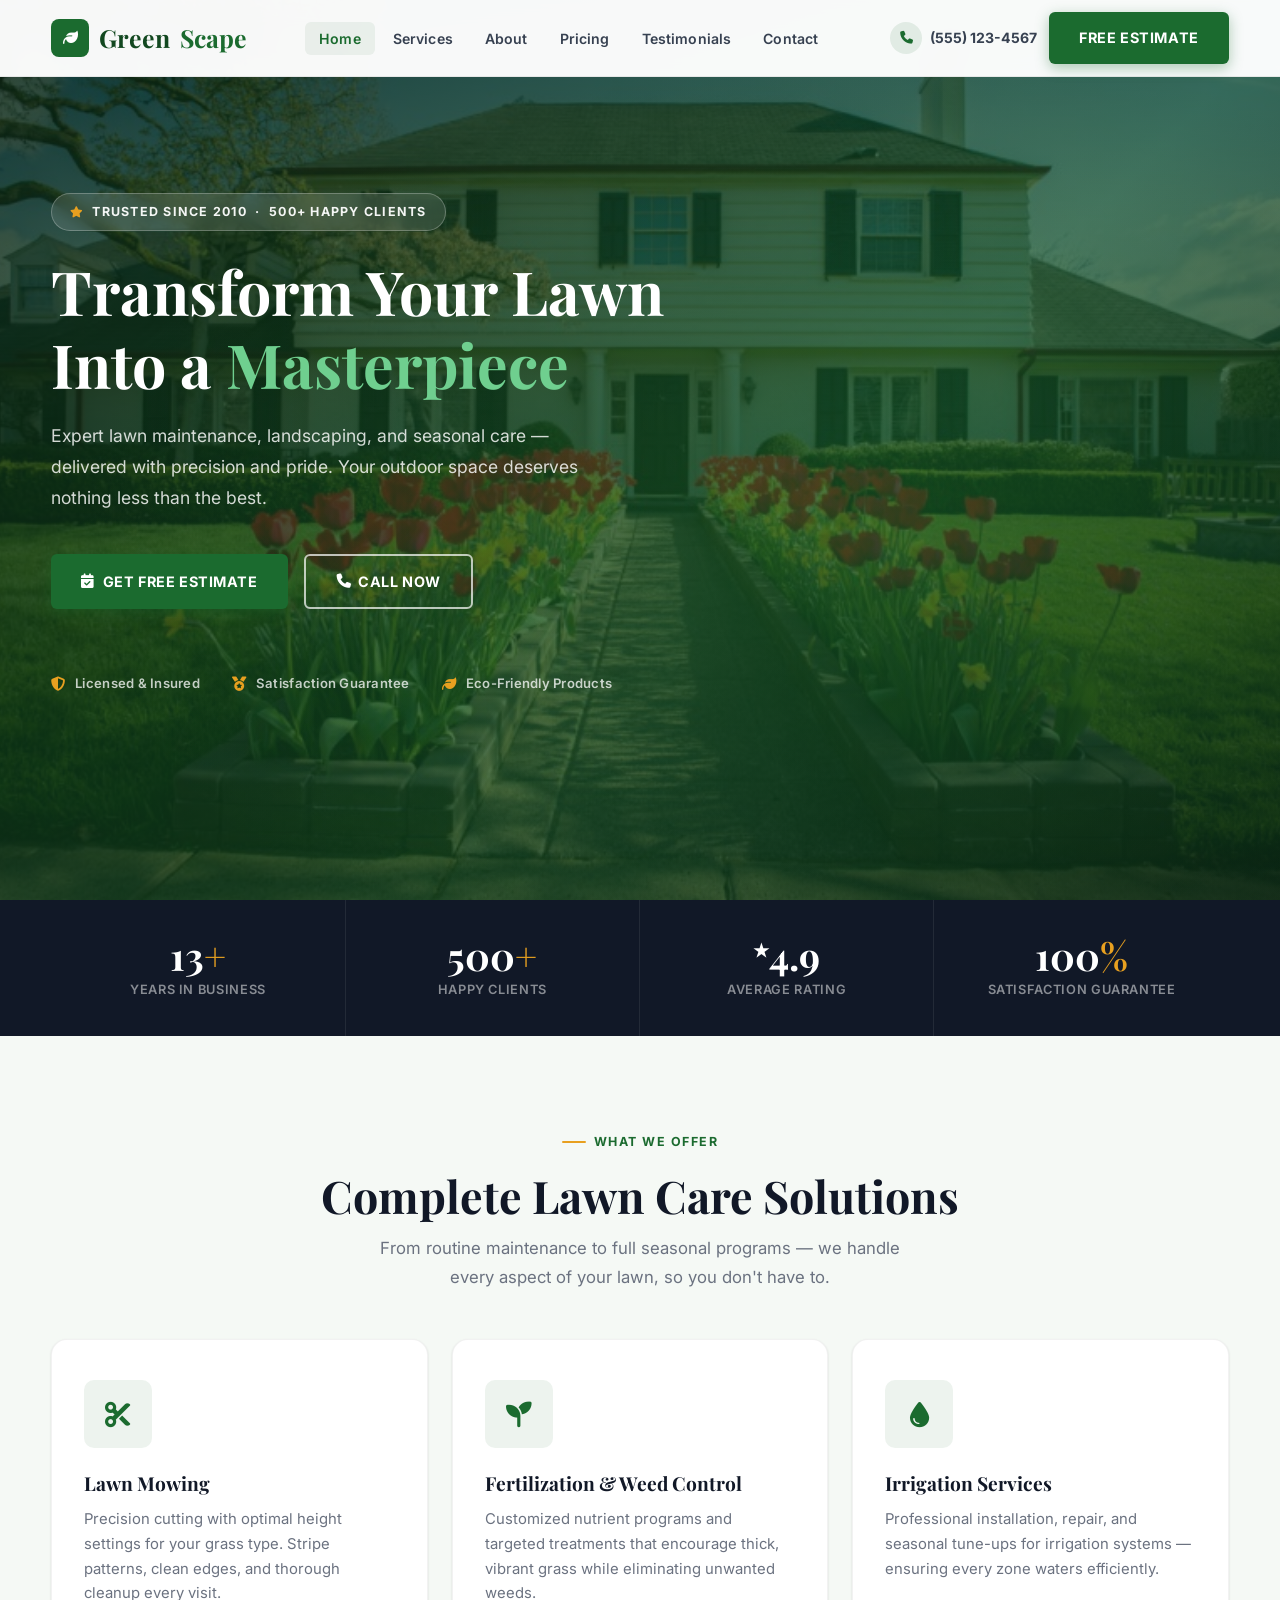
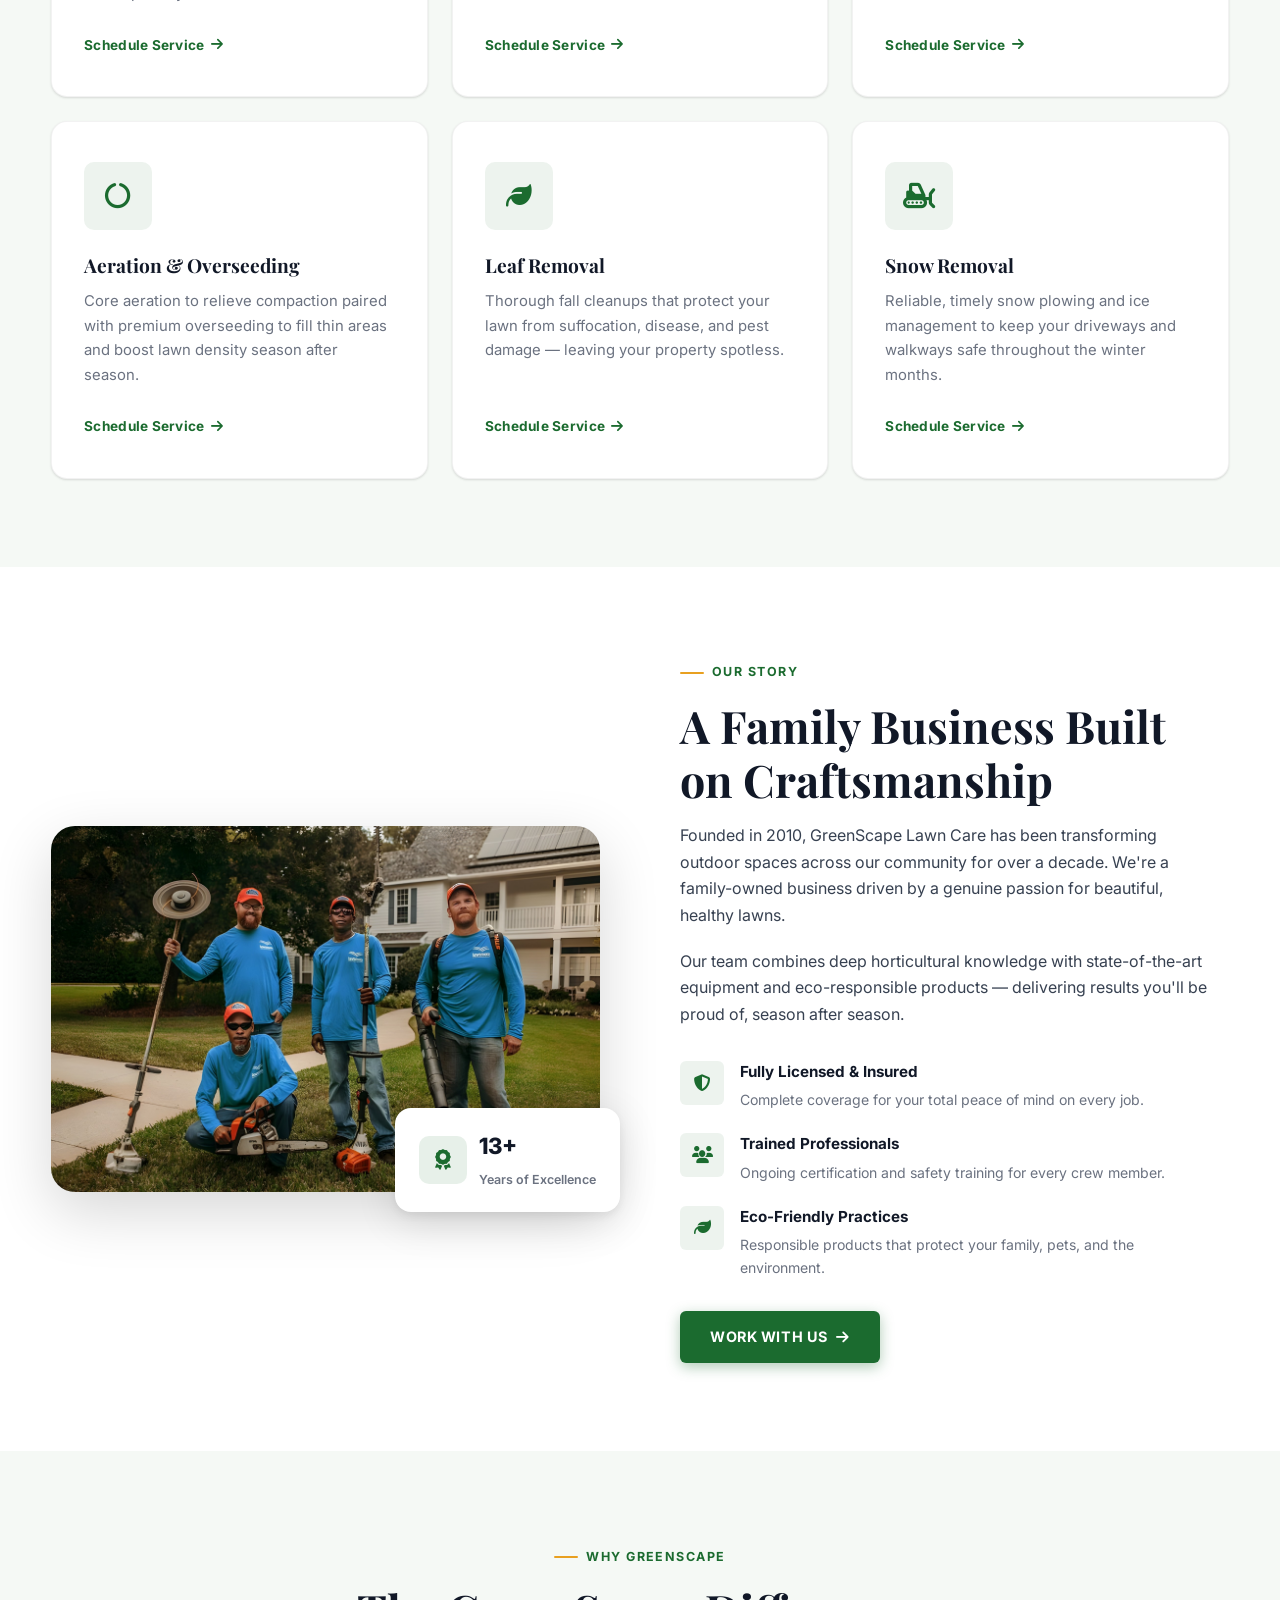
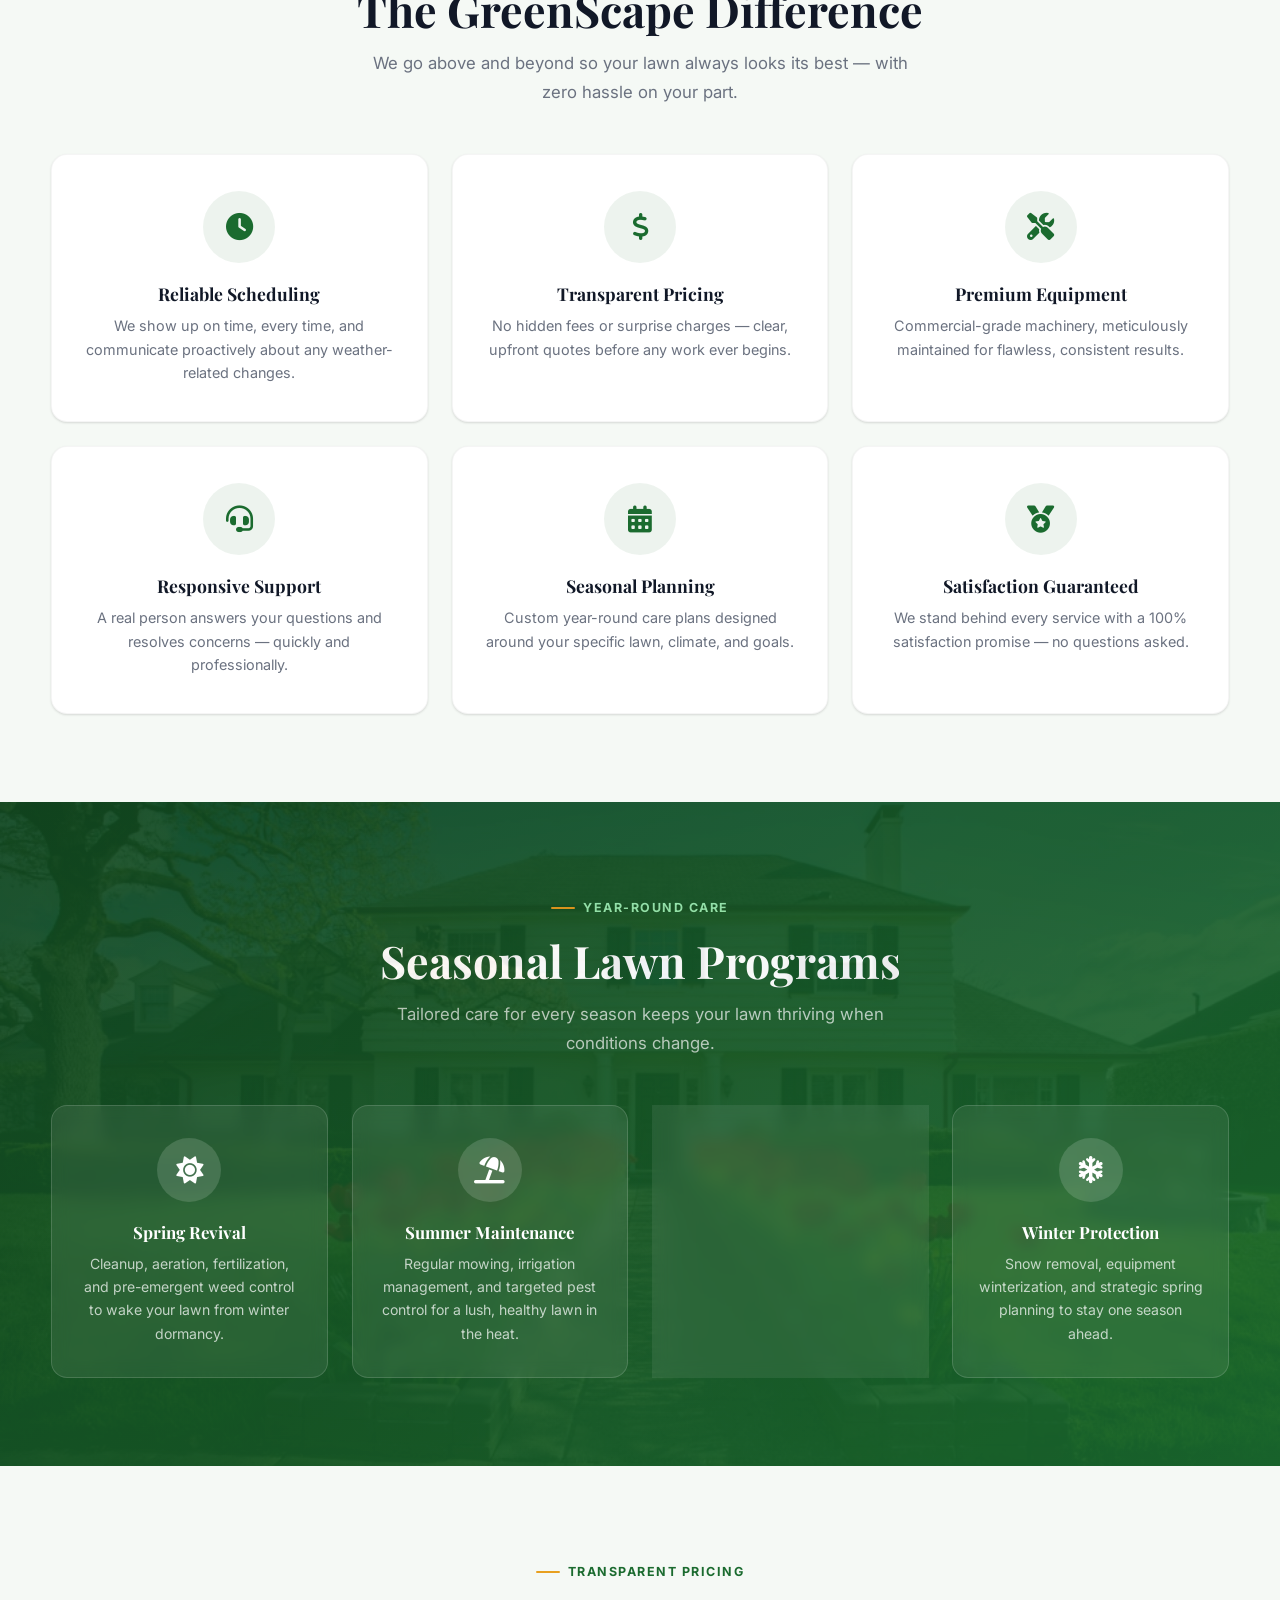
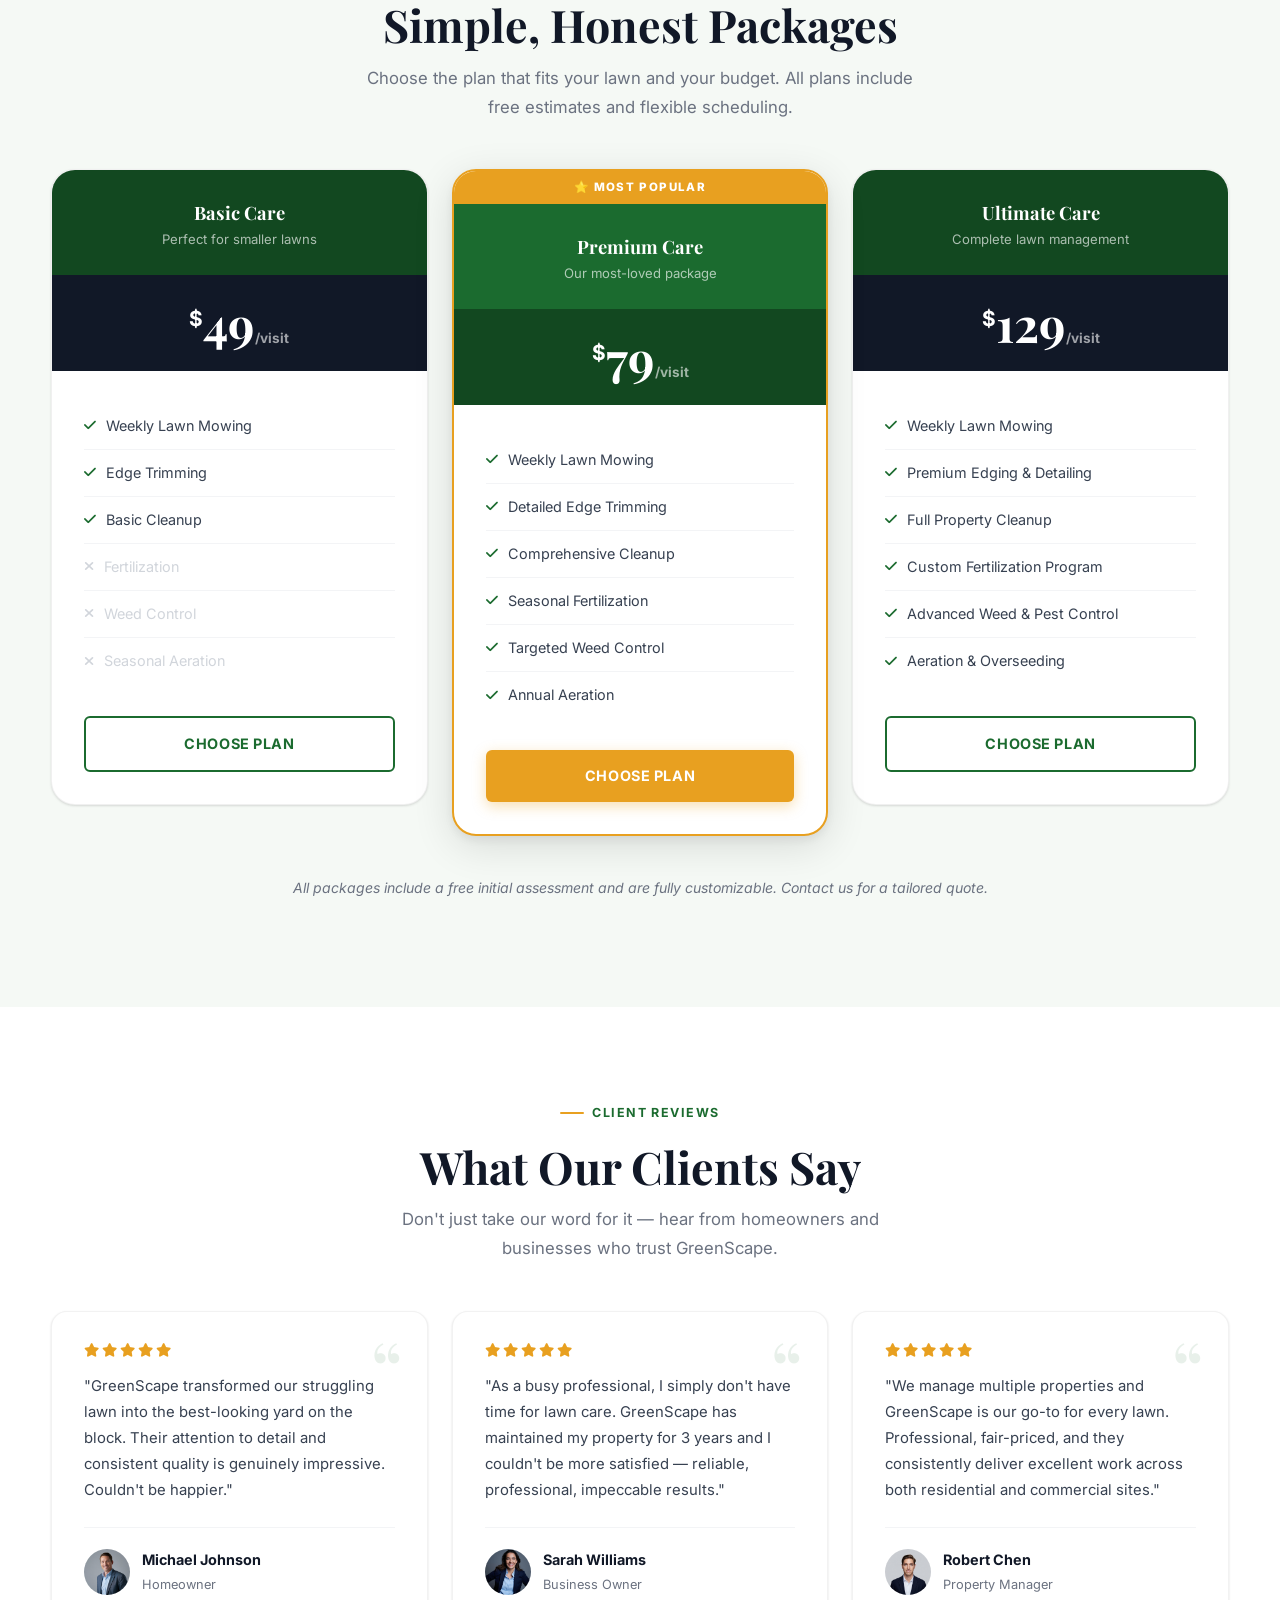
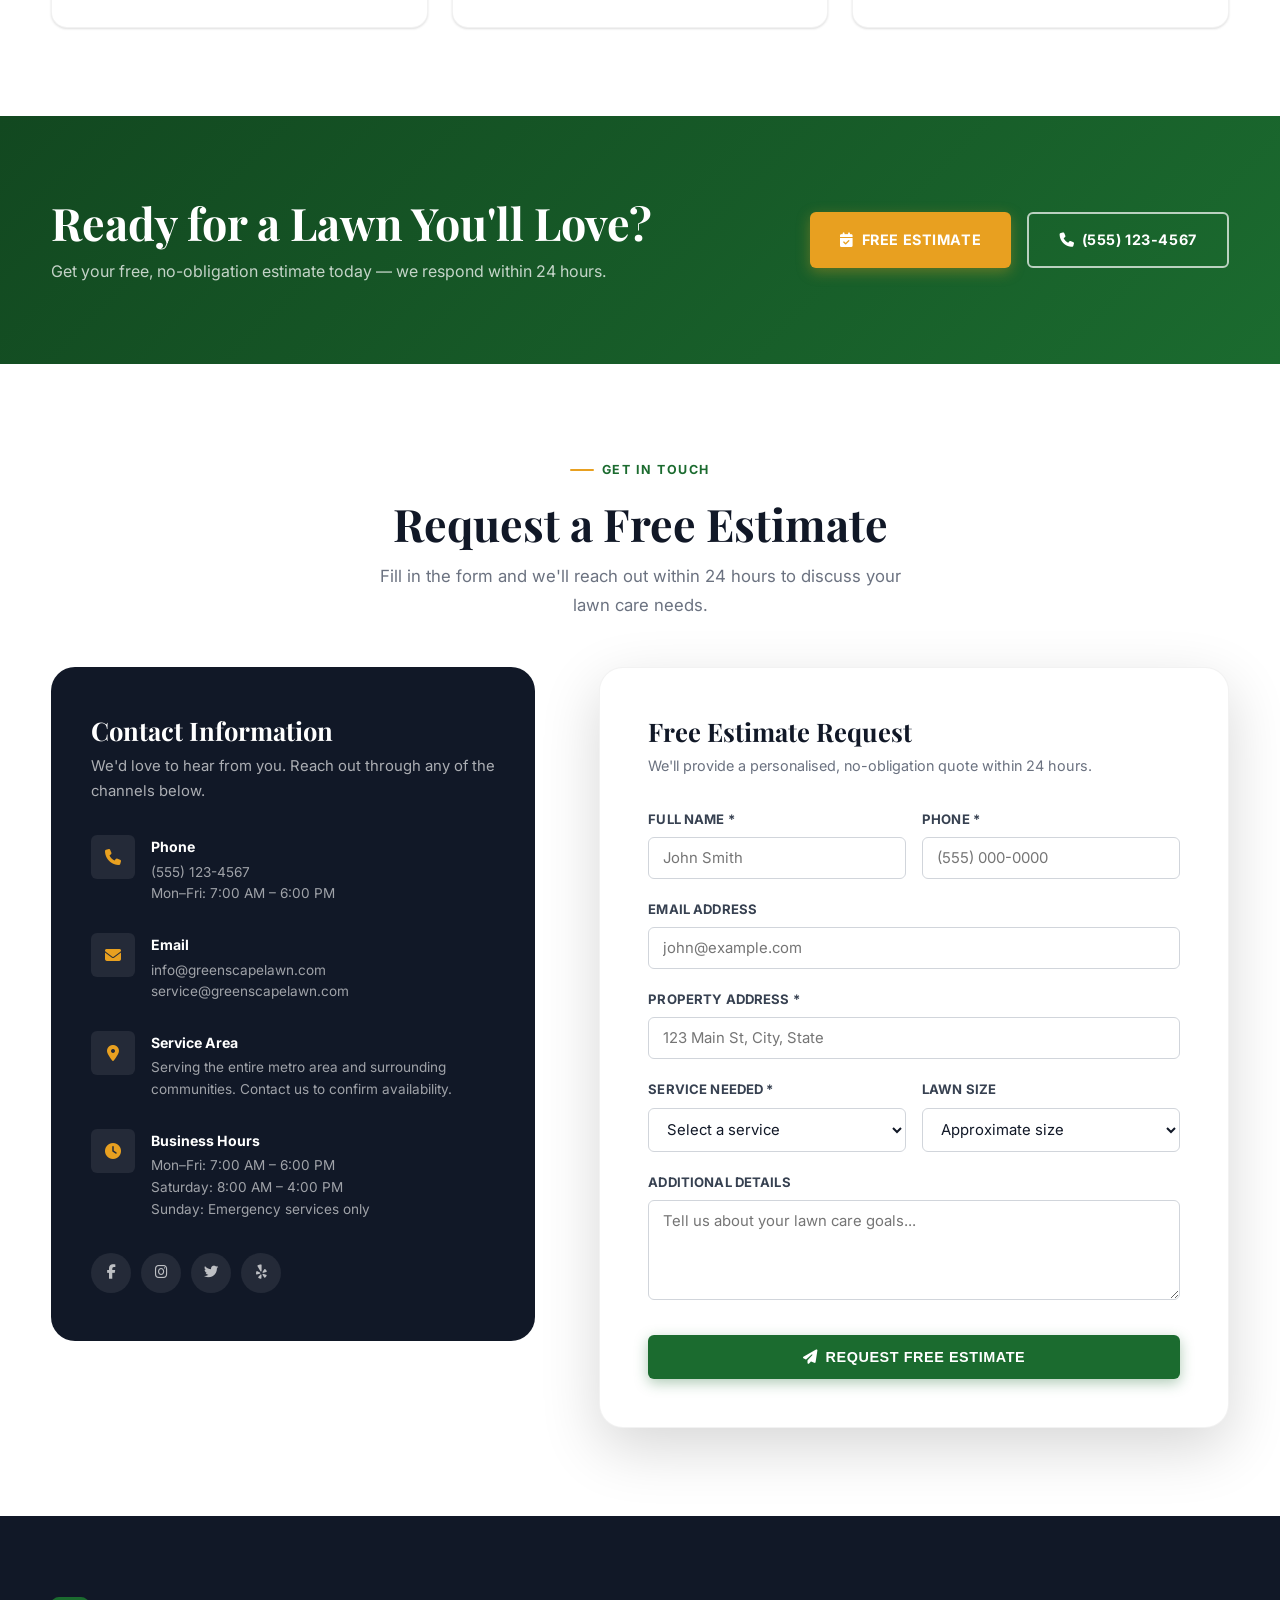
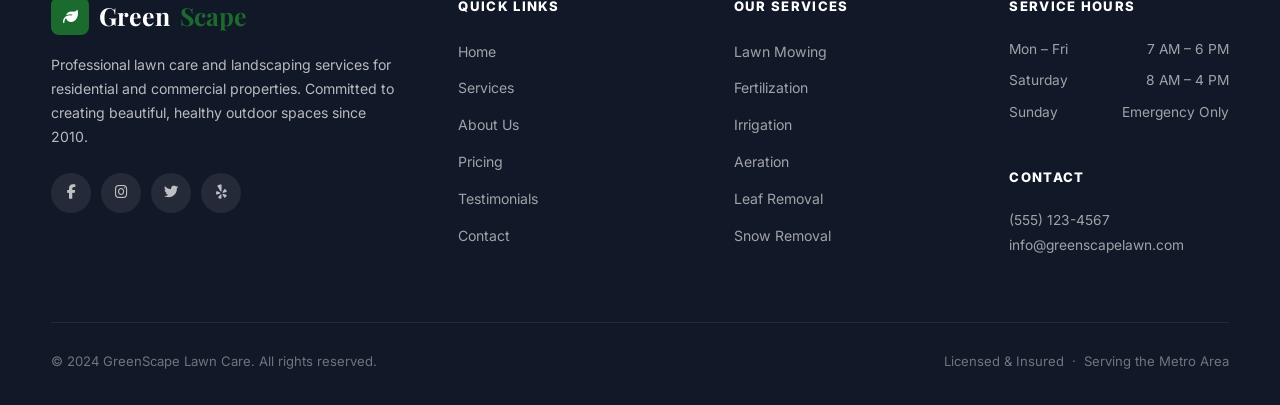
<file: 5 lawn care/index.html>
<!DOCTYPE html>
<html lang="en">
<head>
    <meta charset="UTF-8">
    <meta name="viewport" content="width=device-width, initial-scale=1.0">
    <title>GreenScape Lawn Care | Professional Lawn Maintenance</title>
    <link rel="stylesheet" href="https://cdnjs.cloudflare.com/ajax/libs/font-awesome/6.4.0/css/all.min.css">
    <link href="https://fonts.googleapis.com/css2?family=Playfair+Display:wght@600;700&family=Inter:wght@300;400;500;600;700&display=swap" rel="stylesheet">
    <style>
        * {
            margin: 0;
            padding: 0;
            box-sizing: border-box;
        }

        :root {
            --primary:       #1b6b2f;
            --primary-light: #2e8b47;
            --primary-dark:  #124820;
            --accent:        #e8a020;
            --accent-dark:   #c8861a;
            --light:         #f5f9f5;
            --gray-50:       #fafafa;
            --gray-100:      #f3f4f6;
            --gray-300:      #d1d5db;
            --gray-500:      #6b7280;
            --gray-700:      #374151;
            --gray-900:      #111827;
            --white:         #ffffff;
            --shadow-sm:     0 1px 3px rgba(0,0,0,.08), 0 1px 2px rgba(0,0,0,.06);
            --shadow-md:     0 4px 16px rgba(0,0,0,.09), 0 2px 4px rgba(0,0,0,.06);
            --shadow-lg:     0 10px 40px rgba(0,0,0,.12), 0 4px 8px rgba(0,0,0,.06);
            --shadow-xl:     0 20px 60px rgba(0,0,0,.16);
            --radius-sm:     6px;
            --radius:        10px;
            --radius-lg:     16px;
            --radius-xl:     24px;
            --transition:    all .28s cubic-bezier(.4,0,.2,1);
        }

        html {
            scroll-behavior: smooth;
            scroll-padding-top: 88px;
        }

        body {
            font-family: 'Inter', sans-serif;
            font-size: 16px;
            line-height: 1.65;
            color: var(--gray-700);
            background: var(--white);
            overflow-x: hidden;
        }

        /* ─── Typography ─── */
        h1, h2, h3 {
            font-family: 'Playfair Display', serif;
            color: var(--gray-900);
            line-height: 1.2;
        }
        h4, h5 { font-family: 'Inter', sans-serif; color: var(--gray-900); }

        h1 { font-size: clamp(2.4rem, 5vw, 3.8rem); font-weight: 700; }
        h2 { font-size: clamp(1.9rem, 3.5vw, 2.8rem); font-weight: 700; }
        h3 { font-size: clamp(1.2rem, 2vw, 1.6rem); }
        h4 { font-size: 1.05rem; font-weight: 700; }

        p { margin-bottom: 1.25rem; }

        /* ─── Section Labels ─── */
        .section-label {
            display: inline-flex;
            align-items: center;
            gap: 8px;
            font-size: .78rem;
            font-weight: 700;
            letter-spacing: .12em;
            text-transform: uppercase;
            color: var(--primary);
            margin-bottom: 1rem;
        }
        .section-label::before {
            content: '';
            display: block;
            width: 24px;
            height: 2px;
            background: var(--accent);
            border-radius: 2px;
        }

        /* ─── Section Titles ─── */
        .section-title { margin-bottom: .75rem; }
        .section-subtitle {
            font-size: 1.05rem;
            color: var(--gray-500);
            max-width: 560px;
            margin: 0 auto 3rem;
            line-height: 1.7;
        }
        .text-center { text-align: center; }
        .text-center .section-subtitle { margin-left: auto; margin-right: auto; }

        /* ─── Container ─── */
        .container {
            width: 92%;
            max-width: 1200px;
            margin: 0 auto;
        }

        section { padding: 5.5rem 0; }

        /* ─── Buttons ─── */
        .btn {
            display: inline-flex;
            align-items: center;
            gap: 8px;
            padding: 14px 30px;
            font-size: .9rem;
            font-weight: 700;
            letter-spacing: .04em;
            text-transform: uppercase;
            border-radius: var(--radius-sm);
            text-decoration: none;
            border: none;
            cursor: pointer;
            transition: var(--transition);
            position: relative;
            overflow: hidden;
        }
        .btn::after {
            content: '';
            position: absolute;
            inset: 0;
            background: rgba(255,255,255,0);
            transition: var(--transition);
        }
        .btn:hover::after { background: rgba(255,255,255,.08); }

        .btn-primary {
            background: var(--primary);
            color: var(--white);
            box-shadow: 0 4px 14px rgba(27,107,47,.35);
        }
        .btn-primary:hover {
            background: var(--primary-dark);
            transform: translateY(-2px);
            box-shadow: 0 8px 24px rgba(27,107,47,.45);
        }

        .btn-accent {
            background: var(--accent);
            color: var(--white);
            box-shadow: 0 4px 14px rgba(232,160,32,.35);
        }
        .btn-accent:hover {
            background: var(--accent-dark);
            transform: translateY(-2px);
            box-shadow: 0 8px 24px rgba(232,160,32,.45);
        }

        .btn-outline {
            background: transparent;
            color: var(--white);
            border: 2px solid rgba(255,255,255,.7);
        }
        .btn-outline:hover {
            background: var(--white);
            color: var(--primary);
            border-color: var(--white);
        }

        .btn-outline-green {
            background: transparent;
            color: var(--primary);
            border: 2px solid var(--primary);
        }
        .btn-outline-green:hover {
            background: var(--primary);
            color: var(--white);
        }

        /* ─── Header ─── */
        header {
            position: fixed;
            top: 0;
            left: 0;
            width: 100%;
            z-index: 1000;
            background: rgba(255,255,255,.97);
            backdrop-filter: blur(12px);
            -webkit-backdrop-filter: blur(12px);
            border-bottom: 1px solid rgba(0,0,0,.07);
            transition: var(--transition);
            padding: 0;
        }

        .header-inner {
            display: flex;
            align-items: center;
            justify-content: space-between;
            height: 76px;
        }

        .logo {
            font-family: 'Playfair Display', serif;
            font-size: 1.55rem;
            font-weight: 700;
            color: var(--primary-dark);
            text-decoration: none;
            display: flex;
            align-items: center;
            gap: 10px;
            z-index: 1001;
        }
        .logo-icon {
            width: 38px;
            height: 38px;
            background: var(--primary);
            border-radius: 8px;
            display: flex;
            align-items: center;
            justify-content: center;
            color: white;
            font-size: .95rem;
            flex-shrink: 0;
        }
        .logo span { color: var(--primary); }

        .nav-links {
            display: flex;
            list-style: none;
            align-items: center;
            gap: .25rem;
        }

        .nav-links a {
            color: var(--gray-700);
            text-decoration: none;
            font-size: .88rem;
            font-weight: 600;
            padding: 8px 14px;
            border-radius: var(--radius-sm);
            transition: var(--transition);
            letter-spacing: .01em;
        }
        .nav-links a:hover,
        .nav-links a.active {
            color: var(--primary);
            background: rgba(27,107,47,.07);
        }

        .header-cta {
            display: flex;
            align-items: center;
            gap: 12px;
        }
        .header-phone {
            display: flex;
            align-items: center;
            gap: 8px;
            color: var(--gray-700);
            font-weight: 700;
            font-size: .88rem;
            text-decoration: none;
            transition: var(--transition);
        }
        .header-phone:hover { color: var(--primary); }
        .header-phone .phone-icon {
            width: 32px;
            height: 32px;
            background: rgba(27,107,47,.1);
            border-radius: 50%;
            display: flex;
            align-items: center;
            justify-content: center;
            color: var(--primary);
            font-size: .8rem;
        }

        .mobile-menu-btn {
            display: none;
            background: none;
            border: 1px solid var(--gray-300);
            color: var(--gray-700);
            font-size: 1.1rem;
            cursor: pointer;
            z-index: 1001;
            padding: 8px 10px;
            border-radius: var(--radius-sm);
            transition: var(--transition);
        }
        .mobile-menu-btn:hover { background: var(--gray-100); }

        /* ─── Hero ─── */
        .hero {
            min-height: 100vh;
            background: linear-gradient(135deg, rgba(10,38,20,.82) 0%, rgba(18,72,32,.7) 60%, rgba(10,38,20,.85) 100%),
                        url('back.jpg') center/cover no-repeat;
            display: flex;
            align-items: center;
            padding-top: 76px;
            color: var(--white);
            position: relative;
            overflow: hidden;
        }
        .hero::before {
            content: '';
            position: absolute;
            inset: 0;
            background: radial-gradient(ellipse at 70% 60%, rgba(27,107,47,.25) 0%, transparent 65%);
            pointer-events: none;
        }

        .hero-content { max-width: 720px; position: relative; z-index: 1; }
        .hero-badge {
            display: inline-flex;
            align-items: center;
            gap: 8px;
            background: rgba(255,255,255,.12);
            border: 1px solid rgba(255,255,255,.25);
            backdrop-filter: blur(8px);
            color: rgba(255,255,255,.95);
            font-size: .78rem;
            font-weight: 700;
            letter-spacing: .1em;
            text-transform: uppercase;
            padding: 8px 18px;
            border-radius: 100px;
            margin-bottom: 1.5rem;
        }
        .hero-badge i { color: var(--accent); font-size: .7rem; }
        .hero h1 { color: var(--white); margin-bottom: 1.25rem; }
        .hero h1 em { font-style: normal; color: #6fcf8f; }
        .hero p {
            font-size: 1.1rem;
            color: rgba(255,255,255,.82);
            margin-bottom: 2.5rem;
            max-width: 560px;
            line-height: 1.75;
        }
        .hero-btns { display: flex; gap: 16px; flex-wrap: wrap; }

        .hero-trust {
            display: flex;
            gap: 2rem;
            margin-top: 4rem;
            flex-wrap: wrap;
        }
        .hero-trust-item {
            display: flex;
            align-items: center;
            gap: 10px;
        }
        .hero-trust-item i {
            color: var(--accent);
            font-size: .9rem;
        }
        .hero-trust-item span {
            color: rgba(255,255,255,.75);
            font-size: .82rem;
            font-weight: 600;
            letter-spacing: .02em;
        }

        /* ─── Stats Bar ─── */
        .stats-bar {
            background: var(--gray-900);
            padding: 0;
        }
        .stats-grid {
            display: grid;
            grid-template-columns: repeat(4, 1fr);
        }
        .stat-item {
            display: flex;
            flex-direction: column;
            align-items: center;
            justify-content: center;
            padding: 2.25rem 1.5rem;
            border-right: 1px solid rgba(255,255,255,.08);
            text-align: center;
        }
        .stat-item:last-child { border-right: none; }
        .stat-number {
            font-family: 'Playfair Display', serif;
            font-size: 2.4rem;
            font-weight: 700;
            color: var(--white);
            line-height: 1;
            margin-bottom: .3rem;
        }
        .stat-number sup { font-size: 1.1rem; vertical-align: super; }
        .stat-number span { color: var(--accent); }
        .stat-label {
            font-size: .8rem;
            font-weight: 600;
            letter-spacing: .05em;
            text-transform: uppercase;
            color: rgba(255,255,255,.5);
        }

        /* ─── Services ─── */
        .services { background: var(--light); }

        .services-grid {
            display: grid;
            grid-template-columns: repeat(auto-fill, minmax(330px, 1fr));
            gap: 1.5rem;
        }

        .service-card {
            background: var(--white);
            border-radius: var(--radius-lg);
            padding: 2.5rem 2rem;
            box-shadow: var(--shadow-sm);
            border: 1px solid rgba(0,0,0,.05);
            display: flex;
            flex-direction: column;
            transition: var(--transition);
            position: relative;
            overflow: hidden;
        }
        .service-card::before {
            content: '';
            position: absolute;
            top: 0;
            left: 0;
            width: 100%;
            height: 3px;
            background: linear-gradient(90deg, var(--primary), var(--primary-light));
            transform: scaleX(0);
            transform-origin: left;
            transition: transform .35s ease;
        }
        .service-card:hover::before { transform: scaleX(1); }
        .service-card:hover {
            box-shadow: var(--shadow-lg);
            transform: translateY(-6px);
            border-color: transparent;
        }

        .service-icon-wrap {
            width: 68px;
            height: 68px;
            background: rgba(27,107,47,.08);
            border-radius: var(--radius);
            display: flex;
            align-items: center;
            justify-content: center;
            margin-bottom: 1.5rem;
            color: var(--primary);
            font-size: 1.6rem;
            transition: var(--transition);
        }
        .service-card:hover .service-icon-wrap {
            background: var(--primary);
            color: var(--white);
        }

        .service-card h3 {
            font-size: 1.2rem;
            margin-bottom: .75rem;
        }
        .service-card p {
            color: var(--gray-500);
            font-size: .93rem;
            flex-grow: 1;
            margin-bottom: 1.75rem;
        }
        .service-card .btn-link {
            display: inline-flex;
            align-items: center;
            gap: 6px;
            color: var(--primary);
            font-weight: 700;
            font-size: .85rem;
            text-decoration: none;
            letter-spacing: .02em;
            transition: var(--transition);
        }
        .service-card .btn-link i { transition: transform .2s ease; }
        .service-card .btn-link:hover i { transform: translateX(4px); }

        /* ─── About ─── */
        .about-grid {
            display: grid;
            grid-template-columns: 1fr 1fr;
            gap: 5rem;
            align-items: center;
        }

        .about-img-wrap {
            position: relative;
        }
        .about-img-wrap img {
            width: 100%;
            border-radius: var(--radius-xl);
            display: block;
            box-shadow: var(--shadow-xl);
        }
        .about-badge {
            position: absolute;
            bottom: -20px;
            right: -20px;
            background: var(--white);
            border-radius: var(--radius-lg);
            padding: 1.25rem 1.5rem;
            box-shadow: var(--shadow-lg);
            display: flex;
            align-items: center;
            gap: 12px;
            min-width: 180px;
        }
        .about-badge-icon {
            width: 48px;
            height: 48px;
            background: rgba(27,107,47,.1);
            border-radius: var(--radius);
            display: flex;
            align-items: center;
            justify-content: center;
            color: var(--primary);
            font-size: 1.3rem;
            flex-shrink: 0;
        }
        .about-badge-text strong { display: block; font-size: 1.4rem; color: var(--gray-900); font-weight: 800; }
        .about-badge-text span { font-size: .78rem; color: var(--gray-500); font-weight: 600; }

        .about-text { padding-right: 1rem; }
        .about-text h2 { margin-bottom: 1rem; }

        .feature-list {
            display: flex;
            flex-direction: column;
            gap: 1.25rem;
            margin-top: 2rem;
            margin-bottom: 2rem;
        }
        .feature-item {
            display: flex;
            align-items: flex-start;
            gap: 1rem;
        }
        .feature-icon {
            width: 44px;
            height: 44px;
            background: rgba(27,107,47,.08);
            border-radius: var(--radius-sm);
            display: flex;
            align-items: center;
            justify-content: center;
            color: var(--primary);
            font-size: 1.05rem;
            flex-shrink: 0;
            margin-top: 2px;
        }
        .feature-text h4 { margin-bottom: .25rem; font-size: .95rem; }
        .feature-text p { font-size: .88rem; color: var(--gray-500); margin: 0; }

        /* ─── Why Choose Us ─── */
        .why-us { background: var(--light); }

        .reasons-grid {
            display: grid;
            grid-template-columns: repeat(3, 1fr);
            gap: 1.5rem;
        }

        .reason-card {
            background: var(--white);
            border-radius: var(--radius-lg);
            padding: 2.25rem 2rem;
            box-shadow: var(--shadow-sm);
            border: 1px solid rgba(0,0,0,.04);
            text-align: center;
            transition: var(--transition);
            display: flex;
            flex-direction: column;
            align-items: center;
        }
        .reason-card:hover {
            box-shadow: var(--shadow-md);
            transform: translateY(-5px);
        }
        .reason-icon {
            width: 72px;
            height: 72px;
            background: rgba(27,107,47,.08);
            border-radius: 50%;
            display: flex;
            align-items: center;
            justify-content: center;
            color: var(--primary);
            font-size: 1.7rem;
            margin-bottom: 1.25rem;
            transition: var(--transition);
        }
        .reason-card:hover .reason-icon {
            background: var(--primary);
            color: var(--white);
        }
        .reason-card h3 { font-size: 1.1rem; margin-bottom: .6rem; }
        .reason-card p { font-size: .9rem; color: var(--gray-500); margin: 0; }

        /* ─── Seasonal ─── */
        .seasonal {
            background: linear-gradient(145deg, var(--primary-dark) 0%, var(--primary) 100%);
            position: relative;
            overflow: hidden;
        }
        .seasonal::before {
            content: '';
            position: absolute;
            inset: 0;
            background: url('back.jpg') center/cover no-repeat;
            opacity: .08;
        }

        .seasonal .section-label { color: #9aefb4; }
        .seasonal .section-label::before { background: var(--accent); }
        .seasonal h2, .seasonal .section-subtitle { color: var(--white); }
        .seasonal .section-subtitle { color: rgba(255,255,255,.7); }

        .seasonal-grid {
            display: grid;
            grid-template-columns: repeat(4, 1fr);
            gap: 1.5rem;
            position: relative;
        }

        .seasonal-card {
            background: rgba(255,255,255,.08);
            border: 1px solid rgba(255,255,255,.15);
            border-radius: var(--radius-lg);
            padding: 2rem 1.5rem;
            text-align: center;
            backdrop-filter: blur(8px);
            transition: var(--transition);
        }
        .seasonal-card:hover {
            background: rgba(255,255,255,.15);
            transform: translateY(-5px);
            border-color: rgba(255,255,255,.3);
        }
        .seasonal-icon {
            width: 64px;
            height: 64px;
            background: rgba(255,255,255,.15);
            border-radius: 50%;
            display: flex;
            align-items: center;
            justify-content: center;
            margin: 0 auto 1.25rem;
            font-size: 1.7rem;
            color: var(--white);
        }
        .seasonal-card h3 { font-size: 1.05rem; color: var(--white); margin-bottom: .6rem; }
        .seasonal-card p { font-size: .88rem; color: rgba(255,255,255,.72); margin: 0; }

        /* ─── Testimonials ─── */
        .testimonials-grid {
            display: grid;
            grid-template-columns: repeat(3, 1fr);
            gap: 1.5rem;
        }

        .testimonial-card {
            background: var(--white);
            border-radius: var(--radius-lg);
            padding: 2rem;
            box-shadow: var(--shadow-sm);
            border: 1px solid rgba(0,0,0,.05);
            display: flex;
            flex-direction: column;
            transition: var(--transition);
            position: relative;
        }
        .testimonial-card::before {
            content: '\201C';
            font-family: 'Playfair Display', serif;
            font-size: 5rem;
            line-height: 1;
            color: rgba(27,107,47,.1);
            position: absolute;
            top: 16px;
            right: 24px;
        }
        .testimonial-card:hover { box-shadow: var(--shadow-md); transform: translateY(-4px); }

        .rating { display: flex; gap: 3px; margin-bottom: 1rem; }
        .rating i { color: var(--accent); font-size: .85rem; }

        .testimonial-text {
            font-size: .93rem;
            line-height: 1.75;
            color: var(--gray-700);
            flex-grow: 1;
            margin-bottom: 1.5rem;
        }

        .testimonial-author {
            display: flex;
            align-items: center;
            gap: 12px;
            padding-top: 1.25rem;
            border-top: 1px solid var(--gray-100);
        }
        .author-avatar {
            width: 46px;
            height: 46px;
            border-radius: 50%;
            overflow: hidden;
            flex-shrink: 0;
            background: var(--gray-100);
        }
        .author-avatar img { width: 100%; height: 100%; object-fit: cover; }
        .author-name { font-weight: 700; font-size: .9rem; color: var(--gray-900); margin-bottom: 2px; }
        .author-role { font-size: .8rem; color: var(--gray-500); }

        /* ─── Pricing ─── */
        .pricing { background: var(--light); }

        .pricing-grid {
            display: grid;
            grid-template-columns: repeat(3, 1fr);
            gap: 1.5rem;
            align-items: start;
        }

        .pricing-card {
            background: var(--white);
            border-radius: var(--radius-xl);
            overflow: hidden;
            box-shadow: var(--shadow-sm);
            border: 1px solid rgba(0,0,0,.06);
            transition: var(--transition);
            display: flex;
            flex-direction: column;
        }
        .pricing-card:hover { box-shadow: var(--shadow-lg); transform: translateY(-4px); }

        .pricing-card.featured {
            border: 2px solid var(--accent);
            box-shadow: var(--shadow-lg);
            transform: translateY(-8px);
            position: relative;
        }
        .pricing-card.featured:hover { transform: translateY(-14px); }

        .featured-badge {
            background: var(--accent);
            color: var(--white);
            text-align: center;
            font-size: .72rem;
            font-weight: 800;
            letter-spacing: .12em;
            text-transform: uppercase;
            padding: 7px 0;
        }

        .pricing-header {
            background: var(--primary-dark);
            padding: 2rem 2rem 1.5rem;
            text-align: center;
        }
        .pricing-card.featured .pricing-header { background: var(--primary); }
        .pricing-header h3 { color: var(--white); font-size: 1.15rem; margin-bottom: .3rem; }
        .pricing-header p { color: rgba(255,255,255,.65); font-size: .82rem; margin: 0; }

        .pricing-price-wrap {
            background: var(--gray-900);
            text-align: center;
            padding: 1.5rem;
        }
        .pricing-card.featured .pricing-price-wrap { background: var(--primary-dark); }
        .pricing-price {
            font-family: 'Playfair Display', serif;
            font-size: 3rem;
            font-weight: 700;
            color: var(--white);
            line-height: 1;
        }
        .pricing-price sup { font-size: 1.3rem; vertical-align: super; font-family: 'Inter', sans-serif; }
        .pricing-price sub { font-size: .85rem; font-family: 'Inter', sans-serif; color: rgba(255,255,255,.6); vertical-align: baseline; }

        .pricing-body {
            padding: 2rem;
            flex-grow: 1;
            display: flex;
            flex-direction: column;
        }

        .pricing-features {
            list-style: none;
            margin-bottom: 2rem;
            flex-grow: 1;
        }
        .pricing-features li {
            display: flex;
            align-items: center;
            gap: 10px;
            padding: .7rem 0;
            border-bottom: 1px solid var(--gray-100);
            font-size: .9rem;
        }
        .pricing-features li:last-child { border-bottom: none; }
        .pricing-features li i.fa-check { color: var(--primary); font-size: .85rem; }
        .pricing-features li i.fa-times { color: var(--gray-300); font-size: .85rem; }
        .pricing-features li.unavailable { color: var(--gray-300); }

        .pricing-card .btn { width: 100%; justify-content: center; }

        .pricing-note {
            text-align: center;
            font-size: .88rem;
            color: var(--gray-500);
            font-style: italic;
            margin-top: 2.5rem;
        }

        /* ─── CTA Banner ─── */
        .cta-banner {
            background: linear-gradient(135deg, var(--primary-dark) 0%, var(--primary) 100%);
            padding: 5rem 0;
        }
        .cta-inner {
            display: flex;
            align-items: center;
            justify-content: space-between;
            gap: 3rem;
        }
        .cta-text h2 { color: var(--white); margin-bottom: .5rem; }
        .cta-text p { color: rgba(255,255,255,.75); margin: 0; font-size: 1rem; }
        .cta-actions { display: flex; gap: 16px; flex-shrink: 0; flex-wrap: wrap; }

        /* ─── Contact ─── */
        .contact-grid {
            display: grid;
            grid-template-columns: 1fr 1.3fr;
            gap: 4rem;
            align-items: start;
        }

        .contact-info-card {
            background: var(--gray-900);
            border-radius: var(--radius-xl);
            padding: 3rem 2.5rem;
            color: var(--white);
        }
        .contact-info-card h3 { color: var(--white); margin-bottom: .5rem; }
        .contact-info-card > p { color: rgba(255,255,255,.65); font-size: .93rem; }

        .contact-items { display: flex; flex-direction: column; gap: 1.75rem; margin-top: 2rem; }
        .contact-item { display: flex; align-items: flex-start; gap: 1rem; }
        .contact-item-icon {
            width: 44px;
            height: 44px;
            background: rgba(255,255,255,.08);
            border-radius: var(--radius-sm);
            display: flex;
            align-items: center;
            justify-content: center;
            color: var(--accent);
            font-size: 1rem;
            flex-shrink: 0;
        }
        .contact-item h4 { color: var(--white); font-size: .88rem; margin-bottom: .2rem; }
        .contact-item p { color: rgba(255,255,255,.6); font-size: .85rem; margin: 0; line-height: 1.6; }

        .contact-socials {
            display: flex;
            gap: 10px;
            margin-top: 2rem;
        }
        .social-btn {
            width: 40px;
            height: 40px;
            background: rgba(255,255,255,.08);
            border-radius: 50%;
            display: flex;
            align-items: center;
            justify-content: center;
            color: rgba(255,255,255,.7);
            font-size: .9rem;
            text-decoration: none;
            transition: var(--transition);
        }
        .social-btn:hover { background: var(--primary-light); color: var(--white); transform: translateY(-3px); }

        .contact-form-card {
            background: var(--white);
            border-radius: var(--radius-xl);
            padding: 3rem;
            box-shadow: var(--shadow-xl);
            border: 1px solid rgba(0,0,0,.05);
        }
        .contact-form-card h3 { margin-bottom: .4rem; }
        .contact-form-card > p { color: var(--gray-500); font-size: .9rem; margin-bottom: 2rem; }

        .form-row { display: grid; grid-template-columns: 1fr 1fr; gap: 1rem; }

        .form-group { margin-bottom: 1.25rem; }
        .form-group label {
            display: block;
            font-size: .82rem;
            font-weight: 700;
            color: var(--gray-700);
            margin-bottom: .4rem;
            letter-spacing: .01em;
            text-transform: uppercase;
        }
        .form-group input,
        .form-group textarea,
        .form-group select {
            width: 100%;
            padding: 11px 14px;
            border: 1.5px solid var(--gray-300);
            border-radius: var(--radius-sm);
            font-family: 'Inter', sans-serif;
            font-size: .93rem;
            color: var(--gray-900);
            background: var(--white);
            transition: var(--transition);
            outline: none;
        }
        .form-group input:focus,
        .form-group textarea:focus,
        .form-group select:focus {
            border-color: var(--primary);
            box-shadow: 0 0 0 3px rgba(27,107,47,.12);
        }
        .form-group textarea { resize: vertical; min-height: 100px; }

        .form-submit { width: 100%; justify-content: center; margin-top: .5rem; }

        /* ─── Footer ─── */
        footer {
            background: var(--gray-900);
            color: rgba(255,255,255,.7);
            padding: 5rem 0 2rem;
        }

        .footer-grid {
            display: grid;
            grid-template-columns: 1.6fr 1fr 1fr 1fr;
            gap: 3.5rem;
            margin-bottom: 4rem;
        }

        .footer-brand .logo { margin-bottom: 1rem; color: var(--white); }
        .footer-brand p { font-size: .88rem; line-height: 1.7; margin-bottom: 1.5rem; }
        .footer-social { display: flex; gap: 10px; }

        .footer-col h4 {
            font-family: 'Inter', sans-serif;
            color: var(--white);
            font-size: .82rem;
            font-weight: 800;
            letter-spacing: .1em;
            text-transform: uppercase;
            margin-bottom: 1.25rem;
        }
        .footer-col ul { list-style: none; }
        .footer-col li { margin-bottom: .65rem; }
        .footer-col a {
            color: rgba(255,255,255,.6);
            text-decoration: none;
            font-size: .88rem;
            transition: var(--transition);
        }
        .footer-col a:hover { color: var(--white); padding-left: 4px; }

        .hours-row {
            display: flex;
            justify-content: space-between;
            font-size: .86rem;
            margin-bottom: .55rem;
            color: rgba(255,255,255,.6);
        }
        .hours-row:last-child { margin-bottom: 0; }

        .footer-divider {
            border: none;
            border-top: 1px solid rgba(255,255,255,.08);
            margin-bottom: 1.75rem;
        }

        .footer-bottom {
            display: flex;
            align-items: center;
            justify-content: space-between;
            font-size: .82rem;
            color: rgba(255,255,255,.4);
            flex-wrap: wrap;
            gap: 1rem;
        }

        /* ─── Scroll Animations ─── */
        .fade-up {
            opacity: 0;
            transform: translateY(28px);
            transition: opacity .55s ease, transform .55s ease;
        }
        .fade-up.visible {
            opacity: 1;
            transform: none;
        }
        .fade-up:nth-child(1) { transition-delay: 0s; }
        .fade-up:nth-child(2) { transition-delay: .08s; }
        .fade-up:nth-child(3) { transition-delay: .16s; }
        .fade-up:nth-child(4) { transition-delay: .24s; }
        .fade-up:nth-child(5) { transition-delay: .32s; }
        .fade-up:nth-child(6) { transition-delay: .4s; }

        /* ─── Responsive ─── */
        @media (max-width: 1100px) {
            .stats-grid { grid-template-columns: repeat(2, 1fr); }
            .stat-item:nth-child(2) { border-right: none; }
            .stat-item:nth-child(3) { border-top: 1px solid rgba(255,255,255,.08); }
            .stat-item:nth-child(4) { border-top: 1px solid rgba(255,255,255,.08); }

            .about-grid { grid-template-columns: 1fr; gap: 3rem; }
            .about-text { padding-right: 0; }
            .about-img-wrap { max-width: 520px; margin: 0 auto; }

            .reasons-grid { grid-template-columns: repeat(2, 1fr); }
            .seasonal-grid { grid-template-columns: repeat(2, 1fr); }
            .testimonials-grid { grid-template-columns: repeat(2, 1fr); }

            .pricing-grid { grid-template-columns: 1fr; max-width: 440px; margin: 0 auto; }
            .pricing-card.featured { transform: none; }
            .pricing-card.featured:hover { transform: translateY(-4px); }

            .footer-grid { grid-template-columns: repeat(2, 1fr); }
            .cta-inner { flex-direction: column; text-align: center; }
        }

        @media (max-width: 992px) {
            .nav-links {
                position: fixed;
                top: 0;
                left: -100%;
                width: 80%;
                max-width: 360px;
                height: 100vh;
                background: var(--white);
                flex-direction: column;
                align-items: flex-start;
                padding: 100px 2rem 2rem;
                transition: left .3s ease;
                box-shadow: 4px 0 30px rgba(0,0,0,.15);
                z-index: 1000;
                overflow-y: auto;
                gap: 0;
            }
            .nav-links.active { left: 0; }
            .nav-links li { width: 100%; }
            .nav-links a { font-size: 1rem; padding: 12px 16px; display: block; border-radius: var(--radius-sm); }
            .mobile-menu-btn { display: flex; align-items: center; }
            .header-cta { display: none; }
            .contact-grid { grid-template-columns: 1fr; }
        }

        @media (max-width: 768px) {
            section { padding: 4rem 0; }
            .services-grid { grid-template-columns: 1fr; max-width: 440px; margin: 0 auto; }
            .reasons-grid { grid-template-columns: 1fr; }
            .seasonal-grid { grid-template-columns: 1fr; }
            .testimonials-grid { grid-template-columns: 1fr; }
            .footer-grid { grid-template-columns: 1fr; gap: 2.5rem; }
            .form-row { grid-template-columns: 1fr; }
            .contact-form-card { padding: 2rem 1.5rem; }
            .hero-trust { gap: 1.25rem; }
        }

        @media (max-width: 576px) {
            .stats-grid { grid-template-columns: repeat(2, 1fr); }
            .hero-btns { flex-direction: column; }
            .hero-btns .btn { width: 100%; justify-content: center; }
            .footer-bottom { flex-direction: column; text-align: center; }
        }
    </style>
</head>
<body>

    <!-- ─── Header ─── -->
    <header id="header">
        <div class="container header-inner">
            <a href="#home" class="logo">
                <div class="logo-icon"><i class="fas fa-leaf"></i></div>
                Green<span>Scape</span>
            </a>

            <button class="mobile-menu-btn" id="mobileMenuBtn" aria-label="Toggle menu">
                <i class="fas fa-bars"></i>
            </button>

            <ul class="nav-links" id="navLinks">
                <li><a href="#home">Home</a></li>
                <li><a href="#services">Services</a></li>
                <li><a href="#about">About</a></li>
                <li><a href="#pricing">Pricing</a></li>
                <li><a href="#testimonials">Testimonials</a></li>
                <li><a href="#contact">Contact</a></li>
            </ul>

            <div class="header-cta">
                <a href="tel:+15551234567" class="header-phone">
                    <span class="phone-icon"><i class="fas fa-phone-alt" style="transform:scaleX(-1)"></i></span>
                    (555) 123-4567
                </a>
                <a href="#contact" class="btn btn-primary">Free Estimate</a>
            </div>
        </div>
    </header>

    <!-- ─── Hero ─── -->
    <section class="hero" id="home">
        <div class="container">
            <div class="hero-content">
                <div class="hero-badge">
                    <i class="fas fa-star"></i>
                    Trusted Since 2010 &nbsp;·&nbsp; 500+ Happy Clients
                </div>
                <h1>Transform Your Lawn Into a <em>Masterpiece</em></h1>
                <p>Expert lawn maintenance, landscaping, and seasonal care — delivered with precision and pride. Your outdoor space deserves nothing less than the best.</p>
                <div class="hero-btns">
                    <a href="#contact" class="btn btn-primary"><i class="fas fa-calendar-check"></i> Get Free Estimate</a>
                    <a href="tel:+15551234567" class="btn btn-outline"><i class="fas fa-phone-alt" style="transform:scaleX(-1)"></i> Call Now</a>
                </div>
                <div class="hero-trust">
                    <div class="hero-trust-item"><i class="fas fa-shield-alt"></i><span>Licensed &amp; Insured</span></div>
                    <div class="hero-trust-item"><i class="fas fa-medal"></i><span>Satisfaction Guarantee</span></div>
                    <div class="hero-trust-item"><i class="fas fa-leaf"></i><span>Eco-Friendly Products</span></div>
                </div>
            </div>
        </div>
    </section>

    <!-- ─── Stats Bar ─── -->
    <div class="stats-bar">
        <div class="container">
            <div class="stats-grid">
                <div class="stat-item">
                    <div class="stat-number">13<span>+</span></div>
                    <div class="stat-label">Years in Business</div>
                </div>
                <div class="stat-item">
                    <div class="stat-number">500<span>+</span></div>
                    <div class="stat-label">Happy Clients</div>
                </div>
                <div class="stat-item">
                    <div class="stat-number"><sup>★</sup>4.9</div>
                    <div class="stat-label">Average Rating</div>
                </div>
                <div class="stat-item">
                    <div class="stat-number">100<span>%</span></div>
                    <div class="stat-label">Satisfaction Guarantee</div>
                </div>
            </div>
        </div>
    </div>

    <!-- ─── Services ─── -->
    <section id="services" class="services">
        <div class="container">
            <div class="text-center">
                <div class="section-label">What We Offer</div>
                <h2 class="section-title">Complete Lawn Care Solutions</h2>
                <p class="section-subtitle">From routine maintenance to full seasonal programs — we handle every aspect of your lawn, so you don't have to.</p>
            </div>
            <div class="services-grid">
                <div class="service-card fade-up">
                    <div class="service-icon-wrap"><i class="fas fa-cut"></i></div>
                    <h3>Lawn Mowing</h3>
                    <p>Precision cutting with optimal height settings for your grass type. Stripe patterns, clean edges, and thorough cleanup every visit.</p>
                    <a href="#contact" class="btn-link">Schedule Service <i class="fas fa-arrow-right"></i></a>
                </div>
                <div class="service-card fade-up">
                    <div class="service-icon-wrap"><i class="fas fa-seedling"></i></div>
                    <h3>Fertilization &amp; Weed Control</h3>
                    <p>Customized nutrient programs and targeted treatments that encourage thick, vibrant grass while eliminating unwanted weeds.</p>
                    <a href="#contact" class="btn-link">Schedule Service <i class="fas fa-arrow-right"></i></a>
                </div>
                <div class="service-card fade-up">
                    <div class="service-icon-wrap"><i class="fas fa-tint"></i></div>
                    <h3>Irrigation Services</h3>
                    <p>Professional installation, repair, and seasonal tune-ups for irrigation systems — ensuring every zone waters efficiently.</p>
                    <a href="#contact" class="btn-link">Schedule Service <i class="fas fa-arrow-right"></i></a>
                </div>
                <div class="service-card fade-up">
                    <div class="service-icon-wrap"><i class="fas fa-circle-notch"></i></div>
                    <h3>Aeration &amp; Overseeding</h3>
                    <p>Core aeration to relieve compaction paired with premium overseeding to fill thin areas and boost lawn density season after season.</p>
                    <a href="#contact" class="btn-link">Schedule Service <i class="fas fa-arrow-right"></i></a>
                </div>
                <div class="service-card fade-up">
                    <div class="service-icon-wrap"><i class="fas fa-leaf"></i></div>
                    <h3>Leaf Removal</h3>
                    <p>Thorough fall cleanups that protect your lawn from suffocation, disease, and pest damage — leaving your property spotless.</p>
                    <a href="#contact" class="btn-link">Schedule Service <i class="fas fa-arrow-right"></i></a>
                </div>
                <div class="service-card fade-up">
                    <div class="service-icon-wrap"><i class="fas fa-snowplow"></i></div>
                    <h3>Snow Removal</h3>
                    <p>Reliable, timely snow plowing and ice management to keep your driveways and walkways safe throughout the winter months.</p>
                    <a href="#contact" class="btn-link">Schedule Service <i class="fas fa-arrow-right"></i></a>
                </div>
            </div>
        </div>
    </section>

    <!-- ─── About ─── -->
    <section id="about">
        <div class="container">
            <div class="about-grid">
                <div class="about-img-wrap fade-up">
                    <img src="team.jpg" alt="GreenScape lawn care team at work">
                    <div class="about-badge">
                        <div class="about-badge-icon"><i class="fas fa-award"></i></div>
                        <div class="about-badge-text">
                            <strong>13+</strong>
                            <span>Years of Excellence</span>
                        </div>
                    </div>
                </div>

                <div class="about-text fade-up">
                    <div class="section-label">Our Story</div>
                    <h2 class="section-title">A Family Business Built on Craftsmanship</h2>
                    <p>Founded in 2010, GreenScape Lawn Care has been transforming outdoor spaces across our community for over a decade. We're a family-owned business driven by a genuine passion for beautiful, healthy lawns.</p>
                    <p>Our team combines deep horticultural knowledge with state-of-the-art equipment and eco-responsible products — delivering results you'll be proud of, season after season.</p>

                    <div class="feature-list">
                        <div class="feature-item">
                            <div class="feature-icon"><i class="fas fa-shield-alt"></i></div>
                            <div class="feature-text">
                                <h4>Fully Licensed &amp; Insured</h4>
                                <p>Complete coverage for your total peace of mind on every job.</p>
                            </div>
                        </div>
                        <div class="feature-item">
                            <div class="feature-icon"><i class="fas fa-users"></i></div>
                            <div class="feature-text">
                                <h4>Trained Professionals</h4>
                                <p>Ongoing certification and safety training for every crew member.</p>
                            </div>
                        </div>
                        <div class="feature-item">
                            <div class="feature-icon"><i class="fas fa-leaf"></i></div>
                            <div class="feature-text">
                                <h4>Eco-Friendly Practices</h4>
                                <p>Responsible products that protect your family, pets, and the environment.</p>
                            </div>
                        </div>
                    </div>

                    <a href="#contact" class="btn btn-primary">Work With Us <i class="fas fa-arrow-right"></i></a>
                </div>
            </div>
        </div>
    </section>

    <!-- ─── Why Choose Us ─── -->
    <section id="why-choose-us" class="why-us">
        <div class="container">
            <div class="text-center">
                <div class="section-label">Why GreenScape</div>
                <h2 class="section-title">The GreenScape Difference</h2>
                <p class="section-subtitle">We go above and beyond so your lawn always looks its best — with zero hassle on your part.</p>
            </div>
            <div class="reasons-grid">
                <div class="reason-card fade-up">
                    <div class="reason-icon"><i class="fas fa-clock"></i></div>
                    <h3>Reliable Scheduling</h3>
                    <p>We show up on time, every time, and communicate proactively about any weather-related changes.</p>
                </div>
                <div class="reason-card fade-up">
                    <div class="reason-icon"><i class="fas fa-dollar-sign"></i></div>
                    <h3>Transparent Pricing</h3>
                    <p>No hidden fees or surprise charges — clear, upfront quotes before any work ever begins.</p>
                </div>
                <div class="reason-card fade-up">
                    <div class="reason-icon"><i class="fas fa-tools"></i></div>
                    <h3>Premium Equipment</h3>
                    <p>Commercial-grade machinery, meticulously maintained for flawless, consistent results.</p>
                </div>
                <div class="reason-card fade-up">
                    <div class="reason-icon"><i class="fas fa-headset"></i></div>
                    <h3>Responsive Support</h3>
                    <p>A real person answers your questions and resolves concerns — quickly and professionally.</p>
                </div>
                <div class="reason-card fade-up">
                    <div class="reason-icon"><i class="fas fa-calendar-alt"></i></div>
                    <h3>Seasonal Planning</h3>
                    <p>Custom year-round care plans designed around your specific lawn, climate, and goals.</p>
                </div>
                <div class="reason-card fade-up">
                    <div class="reason-icon"><i class="fas fa-medal"></i></div>
                    <h3>Satisfaction Guaranteed</h3>
                    <p>We stand behind every service with a 100% satisfaction promise — no questions asked.</p>
                </div>
            </div>
        </div>
    </section>

    <!-- ─── Seasonal Programs ─── -->
    <section id="seasonal" class="seasonal">
        <div class="container">
            <div class="text-center">
                <div class="section-label">Year-Round Care</div>
                <h2 class="section-title">Seasonal Lawn Programs</h2>
                <p class="section-subtitle">Tailored care for every season keeps your lawn thriving when conditions change.</p>
            </div>
            <div class="seasonal-grid">
                <div class="seasonal-card fade-up">
                    <div class="seasonal-icon"><i class="fas fa-sun"></i></div>
                    <h3>Spring Revival</h3>
                    <p>Cleanup, aeration, fertilization, and pre-emergent weed control to wake your lawn from winter dormancy.</p>
                </div>
                <div class="seasonal-card fade-up">
                    <div class="seasonal-icon"><i class="fas fa-umbrella-beach"></i></div>
                    <h3>Summer Maintenance</h3>
                    <p>Regular mowing, irrigation management, and targeted pest control for a lush, healthy lawn in the heat.</p>
                </div>
                <div class="seasonal-card fade-up">
                    <div class="seasonal-icon"><i class="fas fa-leaf"></i></div>
                    <h3>Fall Preparation</h3>
                    <p>Overseeding, deep aeration, and leaf removal to fortify your lawn before the cold sets in.</p>
                </div>
                <div class="seasonal-card fade-up">
                    <div class="seasonal-icon"><i class="fas fa-snowflake"></i></div>
                    <h3>Winter Protection</h3>
                    <p>Snow removal, equipment winterization, and strategic spring planning to stay one season ahead.</p>
                </div>
            </div>
        </div>
    </section>

    <!-- ─── Pricing ─── -->
    <section id="pricing" class="pricing">
        <div class="container">
            <div class="text-center">
                <div class="section-label">Transparent Pricing</div>
                <h2 class="section-title">Simple, Honest Packages</h2>
                <p class="section-subtitle">Choose the plan that fits your lawn and your budget. All plans include free estimates and flexible scheduling.</p>
            </div>
            <div class="pricing-grid">

                <div class="pricing-card fade-up">
                    <div class="pricing-header">
                        <h3>Basic Care</h3>
                        <p>Perfect for smaller lawns</p>
                    </div>
                    <div class="pricing-price-wrap">
                        <div class="pricing-price"><sup>$</sup>49<sub>/visit</sub></div>
                    </div>
                    <div class="pricing-body">
                        <ul class="pricing-features">
                            <li><i class="fas fa-check"></i> Weekly Lawn Mowing</li>
                            <li><i class="fas fa-check"></i> Edge Trimming</li>
                            <li><i class="fas fa-check"></i> Basic Cleanup</li>
                            <li class="unavailable"><i class="fas fa-times"></i> Fertilization</li>
                            <li class="unavailable"><i class="fas fa-times"></i> Weed Control</li>
                            <li class="unavailable"><i class="fas fa-times"></i> Seasonal Aeration</li>
                        </ul>
                        <a href="#contact" class="btn btn-outline-green">Choose Plan</a>
                    </div>
                </div>

                <div class="pricing-card featured fade-up">
                    <div class="featured-badge">⭐ Most Popular</div>
                    <div class="pricing-header">
                        <h3>Premium Care</h3>
                        <p>Our most-loved package</p>
                    </div>
                    <div class="pricing-price-wrap">
                        <div class="pricing-price"><sup>$</sup>79<sub>/visit</sub></div>
                    </div>
                    <div class="pricing-body">
                        <ul class="pricing-features">
                            <li><i class="fas fa-check"></i> Weekly Lawn Mowing</li>
                            <li><i class="fas fa-check"></i> Detailed Edge Trimming</li>
                            <li><i class="fas fa-check"></i> Comprehensive Cleanup</li>
                            <li><i class="fas fa-check"></i> Seasonal Fertilization</li>
                            <li><i class="fas fa-check"></i> Targeted Weed Control</li>
                            <li><i class="fas fa-check"></i> Annual Aeration</li>
                        </ul>
                        <a href="#contact" class="btn btn-accent">Choose Plan</a>
                    </div>
                </div>

                <div class="pricing-card fade-up">
                    <div class="pricing-header">
                        <h3>Ultimate Care</h3>
                        <p>Complete lawn management</p>
                    </div>
                    <div class="pricing-price-wrap">
                        <div class="pricing-price"><sup>$</sup>129<sub>/visit</sub></div>
                    </div>
                    <div class="pricing-body">
                        <ul class="pricing-features">
                            <li><i class="fas fa-check"></i> Weekly Lawn Mowing</li>
                            <li><i class="fas fa-check"></i> Premium Edging &amp; Detailing</li>
                            <li><i class="fas fa-check"></i> Full Property Cleanup</li>
                            <li><i class="fas fa-check"></i> Custom Fertilization Program</li>
                            <li><i class="fas fa-check"></i> Advanced Weed &amp; Pest Control</li>
                            <li><i class="fas fa-check"></i> Aeration &amp; Overseeding</li>
                        </ul>
                        <a href="#contact" class="btn btn-outline-green">Choose Plan</a>
                    </div>
                </div>

            </div>
            <p class="pricing-note">All packages include a free initial assessment and are fully customizable. Contact us for a tailored quote.</p>
        </div>
    </section>

    <!-- ─── Testimonials ─── -->
    <section id="testimonials">
        <div class="container">
            <div class="text-center">
                <div class="section-label">Client Reviews</div>
                <h2 class="section-title">What Our Clients Say</h2>
                <p class="section-subtitle">Don't just take our word for it — hear from homeowners and businesses who trust GreenScape.</p>
            </div>
            <div class="testimonials-grid">
                <div class="testimonial-card fade-up">
                    <div class="rating">
                        <i class="fas fa-star"></i><i class="fas fa-star"></i><i class="fas fa-star"></i>
                        <i class="fas fa-star"></i><i class="fas fa-star"></i>
                    </div>
                    <p class="testimonial-text">"GreenScape transformed our struggling lawn into the best-looking yard on the block. Their attention to detail and consistent quality is genuinely impressive. Couldn't be happier."</p>
                    <div class="testimonial-author">
                        <div class="author-avatar"><img src="michel.jpg" alt="Michael Johnson"></div>
                        <div>
                            <div class="author-name">Michael Johnson</div>
                            <div class="author-role">Homeowner</div>
                        </div>
                    </div>
                </div>

                <div class="testimonial-card fade-up">
                    <div class="rating">
                        <i class="fas fa-star"></i><i class="fas fa-star"></i><i class="fas fa-star"></i>
                        <i class="fas fa-star"></i><i class="fas fa-star"></i>
                    </div>
                    <p class="testimonial-text">"As a busy professional, I simply don't have time for lawn care. GreenScape has maintained my property for 3 years and I couldn't be more satisfied — reliable, professional, impeccable results."</p>
                    <div class="testimonial-author">
                        <div class="author-avatar"><img src="sarah.jpg" alt="Sarah Williams"></div>
                        <div>
                            <div class="author-name">Sarah Williams</div>
                            <div class="author-role">Business Owner</div>
                        </div>
                    </div>
                </div>

                <div class="testimonial-card fade-up">
                    <div class="rating">
                        <i class="fas fa-star"></i><i class="fas fa-star"></i><i class="fas fa-star"></i>
                        <i class="fas fa-star"></i><i class="fas fa-star"></i>
                    </div>
                    <p class="testimonial-text">"We manage multiple properties and GreenScape is our go-to for every lawn. Professional, fair-priced, and they consistently deliver excellent work across both residential and commercial sites."</p>
                    <div class="testimonial-author">
                        <div class="author-avatar"><img src="robert.jpg" alt="Robert Chen"></div>
                        <div>
                            <div class="author-name">Robert Chen</div>
                            <div class="author-role">Property Manager</div>
                        </div>
                    </div>
                </div>
            </div>
        </div>
    </section>

    <!-- ─── CTA Banner ─── -->
    <div class="cta-banner">
        <div class="container">
            <div class="cta-inner">
                <div class="cta-text">
                    <h2>Ready for a Lawn You'll Love?</h2>
                    <p>Get your free, no-obligation estimate today — we respond within 24 hours.</p>
                </div>
                <div class="cta-actions">
                    <a href="#contact" class="btn btn-accent"><i class="fas fa-calendar-check"></i> Free Estimate</a>
                    <a href="tel:+15551234567" class="btn btn-outline"><i class="fas fa-phone-alt" style="transform:scaleX(-1)"></i> (555) 123-4567</a>
                </div>
            </div>
        </div>
    </div>

    <!-- ─── Contact ─── -->
    <section id="contact">
        <div class="container">
            <div class="text-center">
                <div class="section-label">Get In Touch</div>
                <h2 class="section-title">Request a Free Estimate</h2>
                <p class="section-subtitle">Fill in the form and we'll reach out within 24 hours to discuss your lawn care needs.</p>
            </div>

            <div class="contact-grid">
                <div class="contact-info-card fade-up">
                    <h3>Contact Information</h3>
                    <p>We'd love to hear from you. Reach out through any of the channels below.</p>

                    <div class="contact-items">
                        <div class="contact-item">
                            <div class="contact-item-icon"><i class="fas fa-phone-alt" style="transform:scaleX(-1)"></i></div>
                            <div>
                                <h4>Phone</h4>
                                <p>(555) 123-4567<br>Mon–Fri: 7:00 AM – 6:00 PM</p>
                            </div>
                        </div>
                        <div class="contact-item">
                            <div class="contact-item-icon"><i class="fas fa-envelope"></i></div>
                            <div>
                                <h4>Email</h4>
                                <p>info@greenscapelawn.com<br>service@greenscapelawn.com</p>
                            </div>
                        </div>
                        <div class="contact-item">
                            <div class="contact-item-icon"><i class="fas fa-map-marker-alt"></i></div>
                            <div>
                                <h4>Service Area</h4>
                                <p>Serving the entire metro area and surrounding communities. Contact us to confirm availability.</p>
                            </div>
                        </div>
                        <div class="contact-item">
                            <div class="contact-item-icon"><i class="fas fa-clock"></i></div>
                            <div>
                                <h4>Business Hours</h4>
                                <p>Mon–Fri: 7:00 AM – 6:00 PM<br>Saturday: 8:00 AM – 4:00 PM<br>Sunday: Emergency services only</p>
                            </div>
                        </div>
                    </div>

                    <div class="contact-socials">
                        <a href="#" class="social-btn"><i class="fab fa-facebook-f"></i></a>
                        <a href="#" class="social-btn"><i class="fab fa-instagram"></i></a>
                        <a href="#" class="social-btn"><i class="fab fa-twitter"></i></a>
                        <a href="#" class="social-btn"><i class="fab fa-yelp"></i></a>
                    </div>
                </div>

                <div class="contact-form-card fade-up">
                    <h3>Free Estimate Request</h3>
                    <p>We'll provide a personalised, no-obligation quote within 24 hours.</p>

                    <form id="estimateForm">
                        <div class="form-row">
                            <div class="form-group">
                                <label for="name">Full Name *</label>
                                <input type="text" id="name" name="name" placeholder="John Smith" required>
                            </div>
                            <div class="form-group">
                                <label for="phone">Phone *</label>
                                <input type="tel" id="phone" name="phone" placeholder="(555) 000-0000" required>
                            </div>
                        </div>

                        <div class="form-group">
                            <label for="email">Email Address</label>
                            <input type="email" id="email" name="email" placeholder="john@example.com">
                        </div>

                        <div class="form-group">
                            <label for="address">Property Address *</label>
                            <input type="text" id="address" name="address" placeholder="123 Main St, City, State" required>
                        </div>

                        <div class="form-row">
                            <div class="form-group">
                                <label for="service">Service Needed *</label>
                                <select id="service" name="service" required>
                                    <option value="">Select a service</option>
                                    <option value="mowing">Lawn Mowing</option>
                                    <option value="fertilization">Fertilization &amp; Weed Control</option>
                                    <option value="aeration">Aeration &amp; Overseeding</option>
                                    <option value="irrigation">Irrigation Services</option>
                                    <option value="seasonal">Seasonal Program</option>
                                    <option value="multiple">Multiple Services</option>
                                </select>
                            </div>
                            <div class="form-group">
                                <label for="lawn-size">Lawn Size</label>
                                <select id="lawn-size" name="lawn-size">
                                    <option value="">Approximate size</option>
                                    <option value="small">Small (under 5,000 sq ft)</option>
                                    <option value="medium">Medium (5,000–10,000 sq ft)</option>
                                    <option value="large">Large (10,000–20,000 sq ft)</option>
                                    <option value="x-large">Extra Large (20,000+ sq ft)</option>
                                </select>
                            </div>
                        </div>

                        <div class="form-group">
                            <label for="message">Additional Details</label>
                            <textarea id="message" name="message" rows="3" placeholder="Tell us about your lawn care goals..."></textarea>
                        </div>

                        <button type="submit" class="btn btn-primary form-submit">
                            <i class="fas fa-paper-plane"></i> Request Free Estimate
                        </button>
                    </form>
                </div>
            </div>
        </div>
    </section>

    <!-- ─── Footer ─── -->
    <footer>
        <div class="container">
            <div class="footer-grid">
                <div class="footer-brand">
                    <a href="#home" class="logo">
                        <div class="logo-icon"><i class="fas fa-leaf"></i></div>
                        Green<span>Scape</span>
                    </a>
                    <p>Professional lawn care and landscaping services for residential and commercial properties. Committed to creating beautiful, healthy outdoor spaces since 2010.</p>
                    <div class="footer-social">
                        <a href="#" class="social-btn"><i class="fab fa-facebook-f"></i></a>
                        <a href="#" class="social-btn"><i class="fab fa-instagram"></i></a>
                        <a href="#" class="social-btn"><i class="fab fa-twitter"></i></a>
                        <a href="#" class="social-btn"><i class="fab fa-yelp"></i></a>
                    </div>
                </div>

                <div class="footer-col">
                    <h4>Quick Links</h4>
                    <ul>
                        <li><a href="#home">Home</a></li>
                        <li><a href="#services">Services</a></li>
                        <li><a href="#about">About Us</a></li>
                        <li><a href="#pricing">Pricing</a></li>
                        <li><a href="#testimonials">Testimonials</a></li>
                        <li><a href="#contact">Contact</a></li>
                    </ul>
                </div>

                <div class="footer-col">
                    <h4>Our Services</h4>
                    <ul>
                        <li><a href="#services">Lawn Mowing</a></li>
                        <li><a href="#services">Fertilization</a></li>
                        <li><a href="#services">Irrigation</a></li>
                        <li><a href="#services">Aeration</a></li>
                        <li><a href="#services">Leaf Removal</a></li>
                        <li><a href="#services">Snow Removal</a></li>
                    </ul>
                </div>

                <div class="footer-col">
                    <h4>Service Hours</h4>
                    <div class="hours-row"><span>Mon – Fri</span><span>7 AM – 6 PM</span></div>
                    <div class="hours-row"><span>Saturday</span><span>8 AM – 4 PM</span></div>
                    <div class="hours-row"><span>Sunday</span><span>Emergency Only</span></div>
                    <br>
                    <h4 style="margin-top:.5rem">Contact</h4>
                    <div style="font-size:.86rem;color:rgba(255,255,255,.6);line-height:1.8">
                        <div>(555) 123-4567</div>
                        <div>info@greenscapelawn.com</div>
                    </div>
                </div>
            </div>

            <hr class="footer-divider">

            <div class="footer-bottom">
                <span>&copy; 2024 GreenScape Lawn Care. All rights reserved.</span>
                <span>Licensed &amp; Insured &nbsp;·&nbsp; Serving the Metro Area</span>
            </div>
        </div>
    </footer>

    <script>
        // ── Mobile Menu ──
        const mobileBtn = document.getElementById('mobileMenuBtn');
        const navLinks  = document.getElementById('navLinks');

        mobileBtn.addEventListener('click', () => {
            const open = navLinks.classList.toggle('active');
            mobileBtn.innerHTML = open ? '<i class="fas fa-times"></i>' : '<i class="fas fa-bars"></i>';
            document.body.style.overflow = open ? 'hidden' : '';
        });

        document.querySelectorAll('.nav-links a').forEach(a => {
            a.addEventListener('click', () => {
                navLinks.classList.remove('active');
                mobileBtn.innerHTML = '<i class="fas fa-bars"></i>';
                document.body.style.overflow = '';
            });
        });

        // ── Active Nav on Scroll ──
        const sections = document.querySelectorAll('section[id]');
        const navAs    = document.querySelectorAll('.nav-links a');

        const setActive = () => {
            let current = '';
            sections.forEach(s => {
                if (window.scrollY >= s.offsetTop - 120) current = s.id;
            });
            navAs.forEach(a => {
                a.classList.toggle('active', a.getAttribute('href') === '#' + current);
            });
        };
        window.addEventListener('scroll', setActive, { passive: true });
        setActive();

        // ── Smooth Scroll ──
        document.querySelectorAll('a[href^="#"]').forEach(a => {
            a.addEventListener('click', e => {
                const id = a.getAttribute('href');
                if (id === '#') return;
                const el = document.querySelector(id);
                if (!el) return;
                e.preventDefault();
                el.scrollIntoView({ behavior: 'smooth', block: 'start' });
            });
        });

        // ── Scroll-In Animations ──
        const observer = new IntersectionObserver(entries => {
            entries.forEach(el => {
                if (el.isIntersecting) {
                    el.target.classList.add('visible');
                    observer.unobserve(el.target);
                }
            });
        }, { threshold: 0.12 });

        document.querySelectorAll('.fade-up').forEach(el => observer.observe(el));

        // ── Service Card → Pre-fill Form ──
        document.querySelectorAll('.service-card .btn-link').forEach(btn => {
            btn.addEventListener('click', e => {
                e.preventDefault();
                const card = btn.closest('.service-card');
                const name = card.querySelector('h3').textContent.toLowerCase();
                const sel  = document.getElementById('service');
                const opts = [...sel.options];
                const match = opts.find(o => name.includes(o.value));
                if (match) sel.value = match.value;
                document.getElementById('contact').scrollIntoView({ behavior: 'smooth' });
            });
        });

        // ── Form Submit ──
        document.getElementById('estimateForm').addEventListener('submit', function(e) {
            e.preventDefault();
            const name    = document.getElementById('name').value.trim();
            const phone   = document.getElementById('phone').value.trim();
            const service = document.getElementById('service').value;
            const address = document.getElementById('address').value.trim();

            if (!name || !phone || !service || !address) {
                alert('Please fill in all required fields.');
                return;
            }

            const btn = this.querySelector('button[type="submit"]');
            btn.innerHTML = '<i class="fas fa-check"></i> Request Sent!';
            btn.style.background = 'var(--primary-light)';
            btn.disabled = true;

            setTimeout(() => {
                alert(`Thank you, ${name}! Your estimate request has been received.\n\nWe'll reach out at ${phone} within 24 hours to discuss ${service} services for ${address}.`);
                this.reset();
                btn.innerHTML = '<i class="fas fa-paper-plane"></i> Request Free Estimate';
                btn.style.background = '';
                btn.disabled = false;
            }, 800);
        });
    </script>
</body>
</html>
</file>
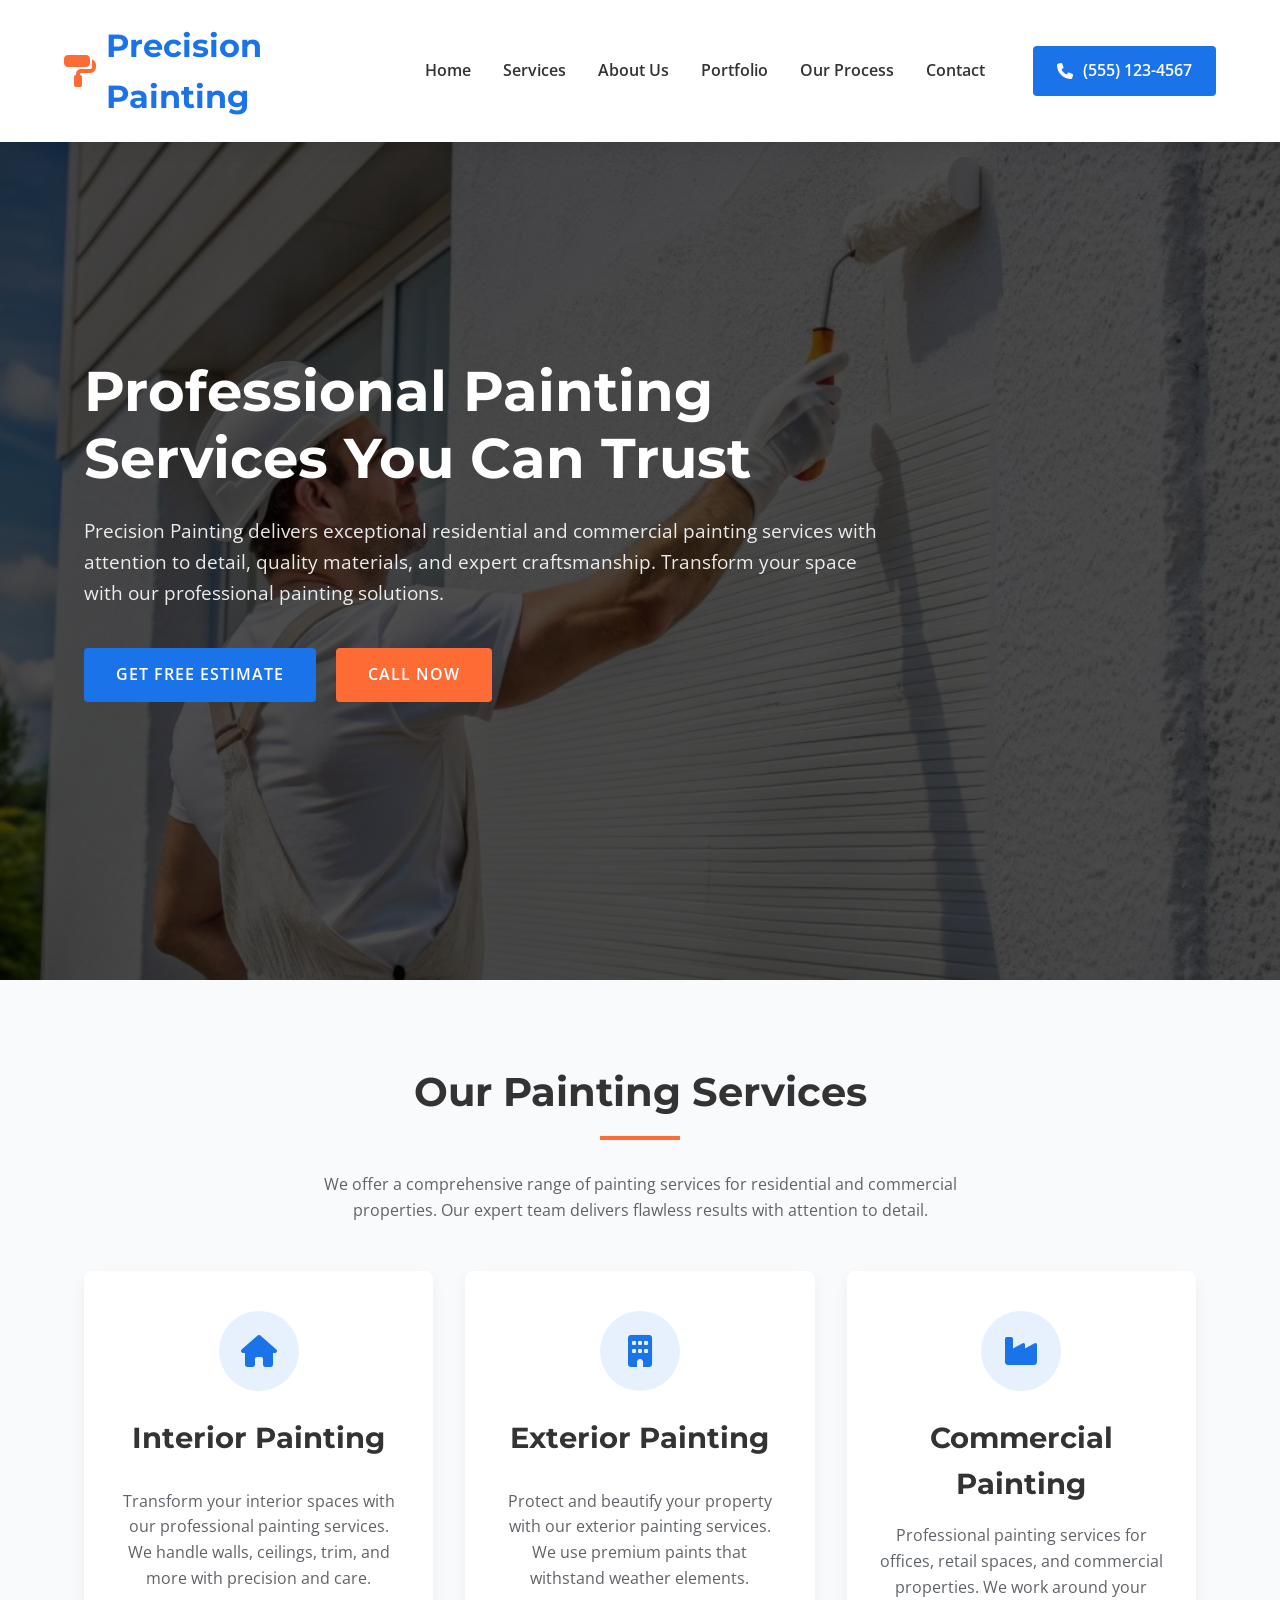
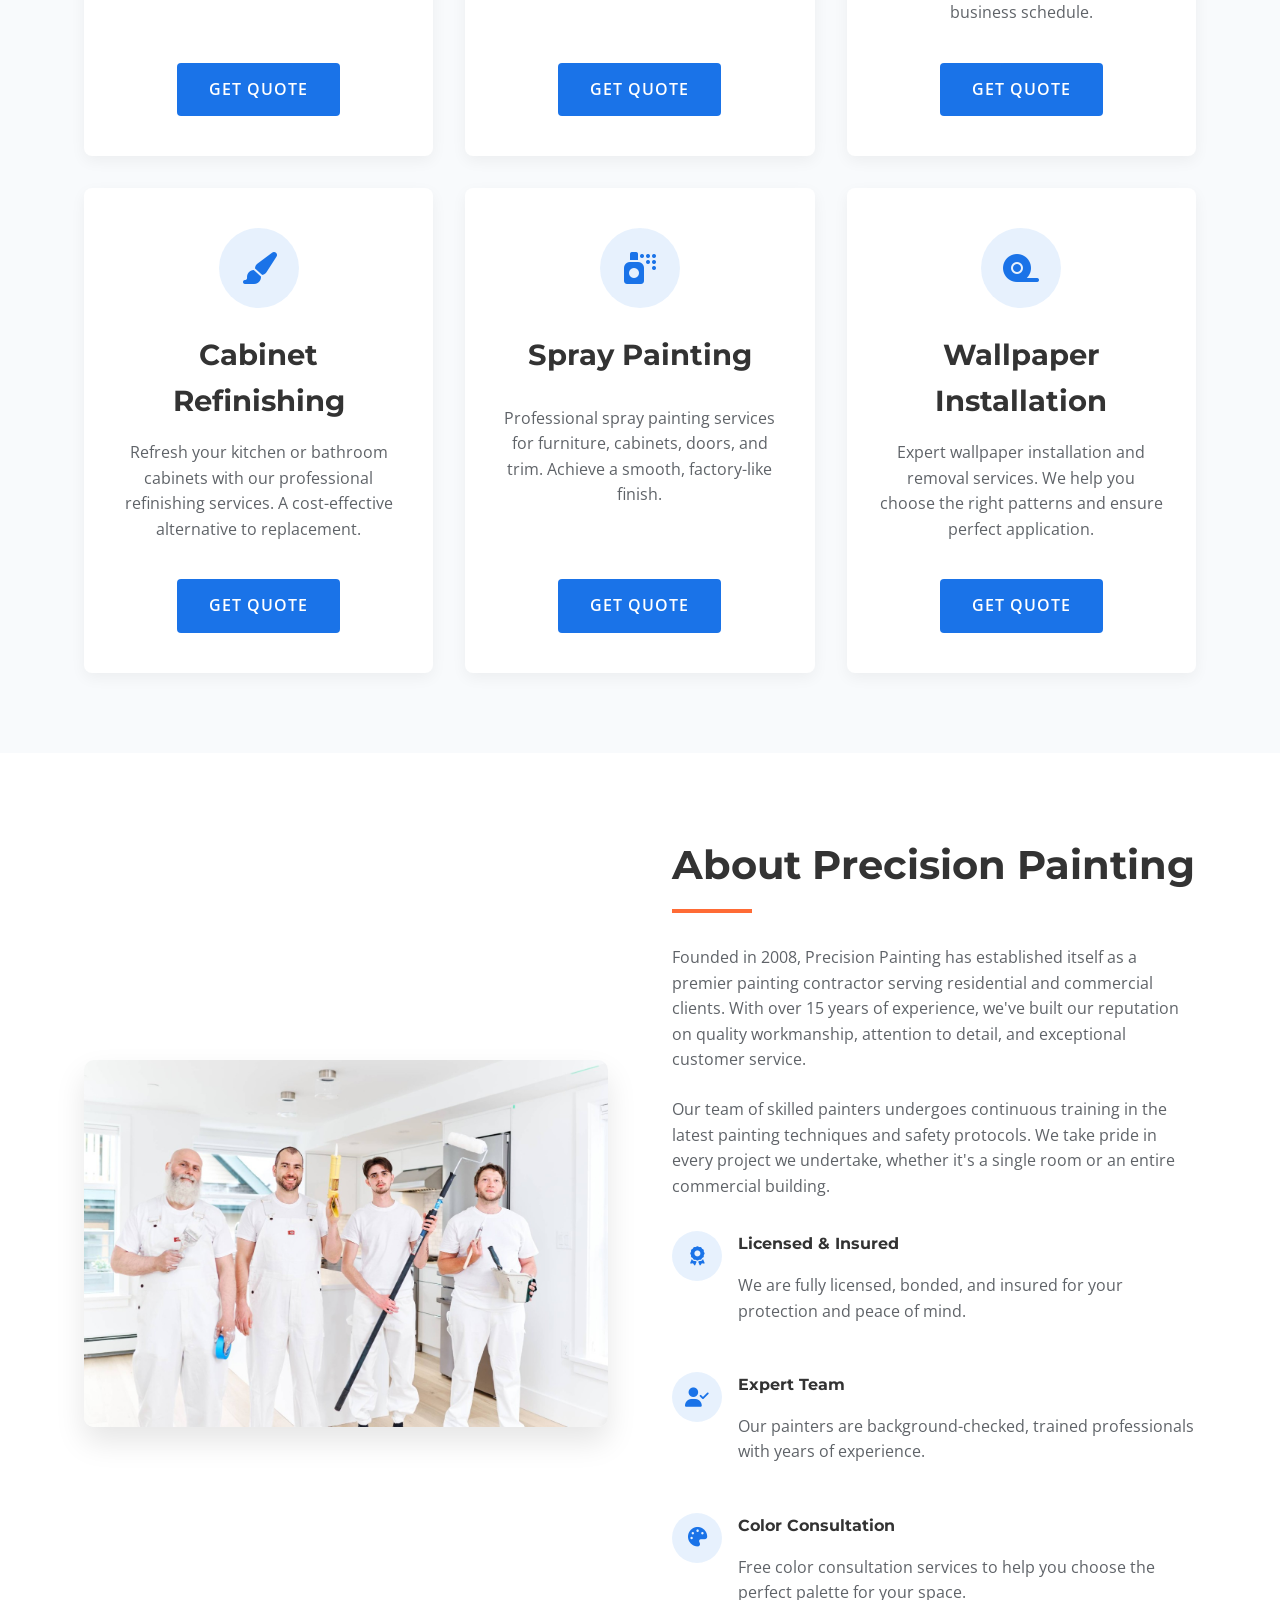
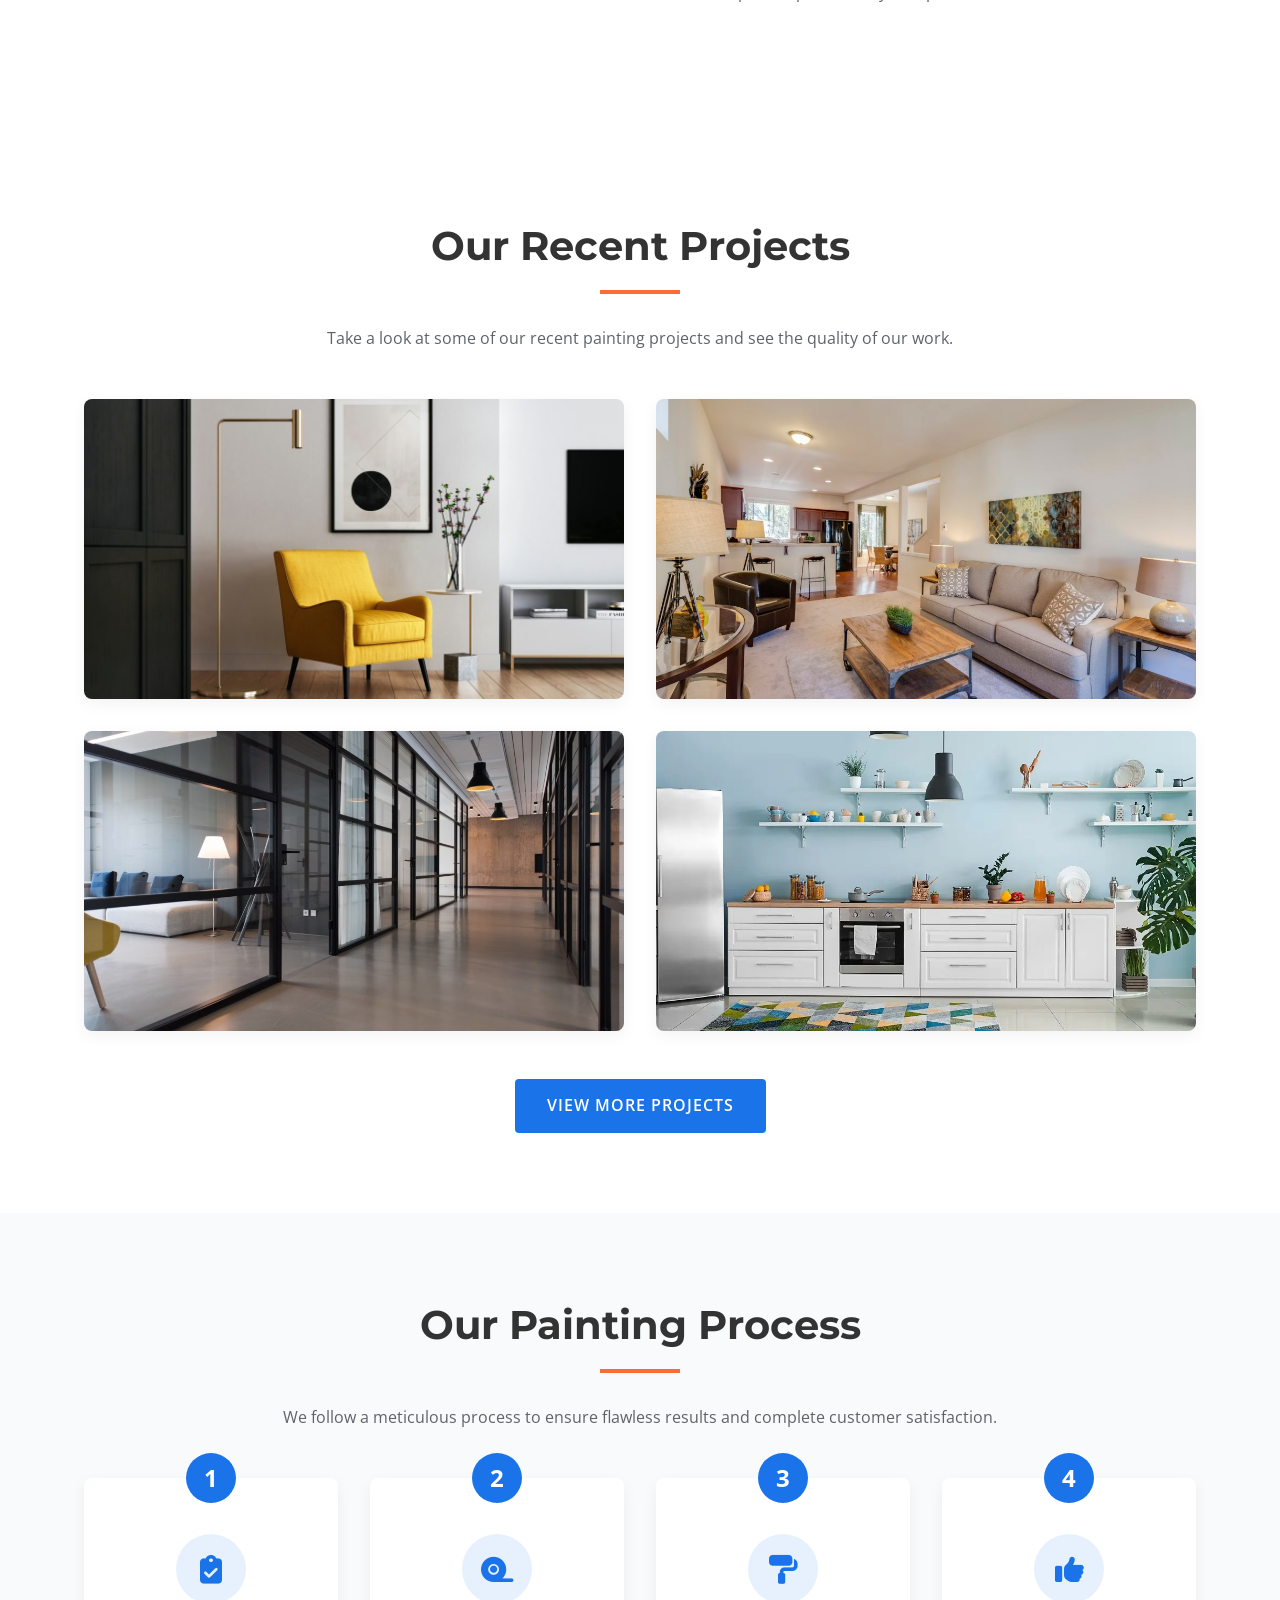
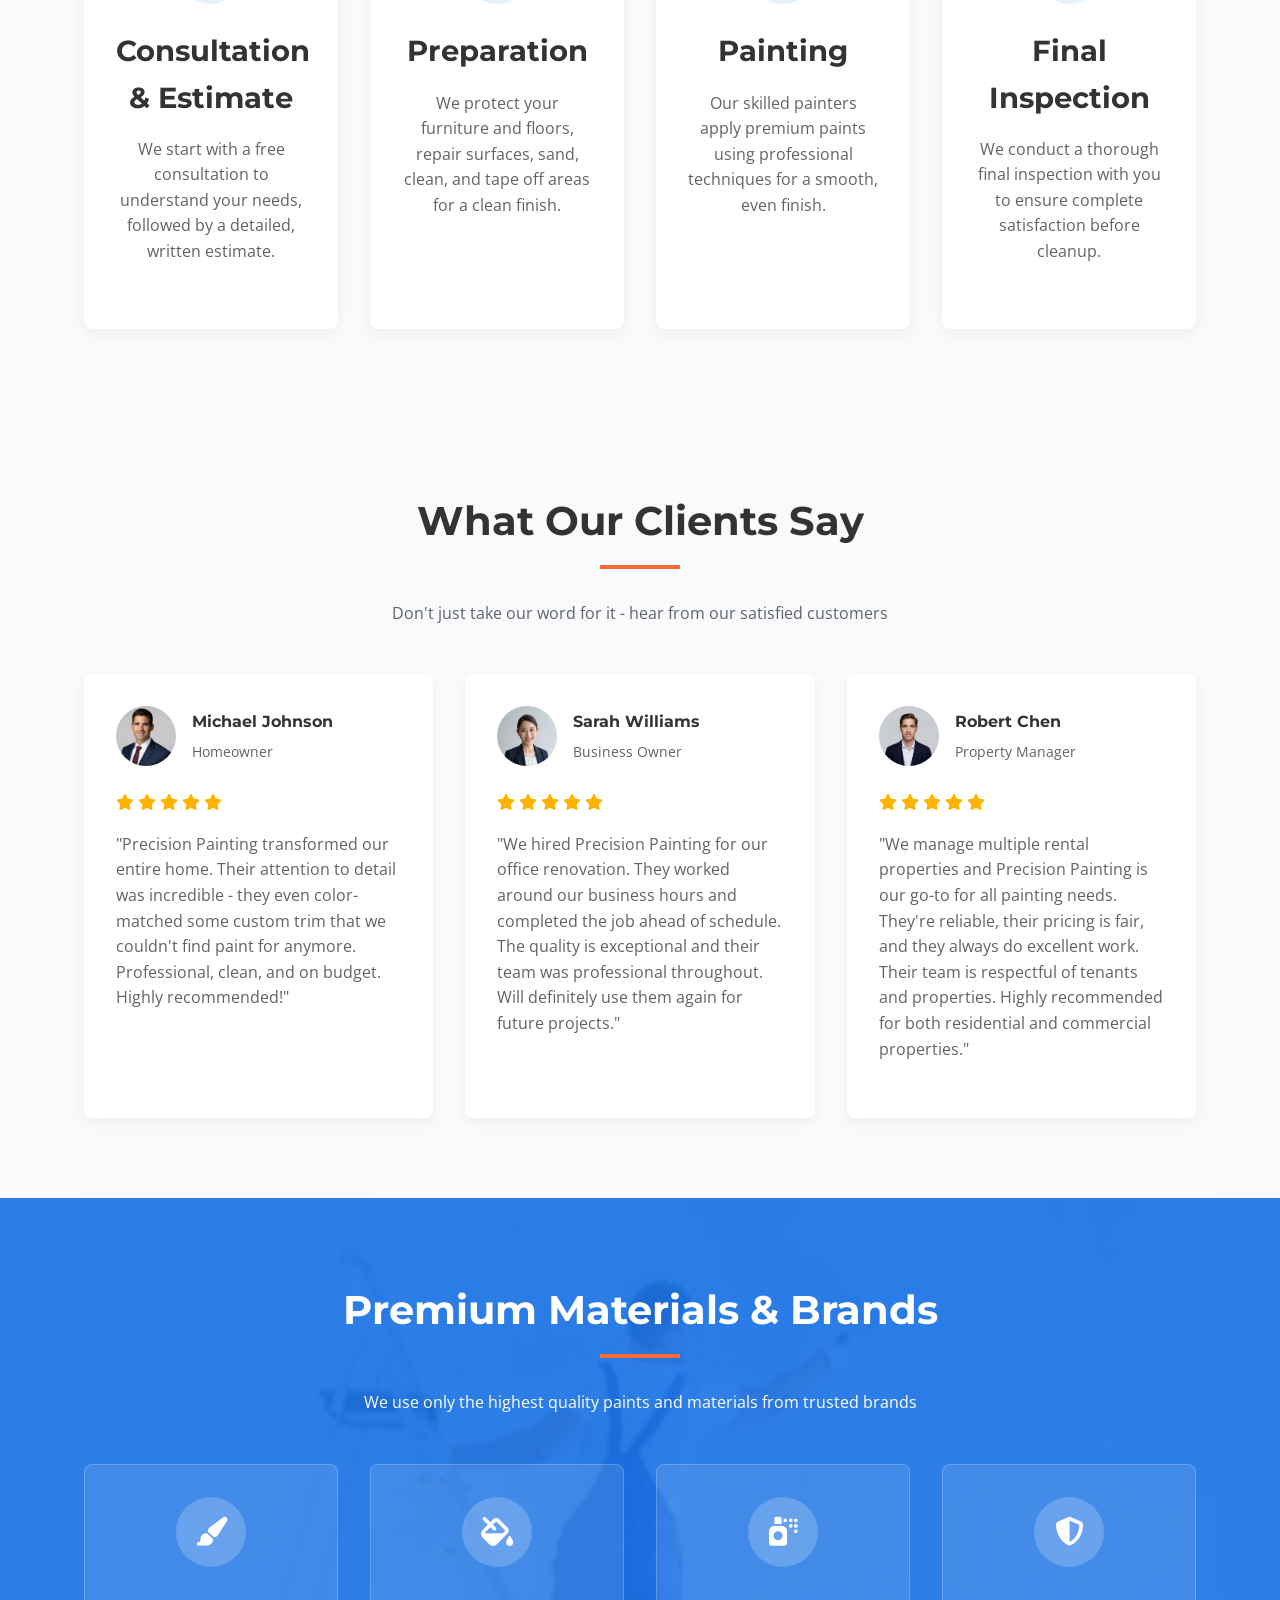
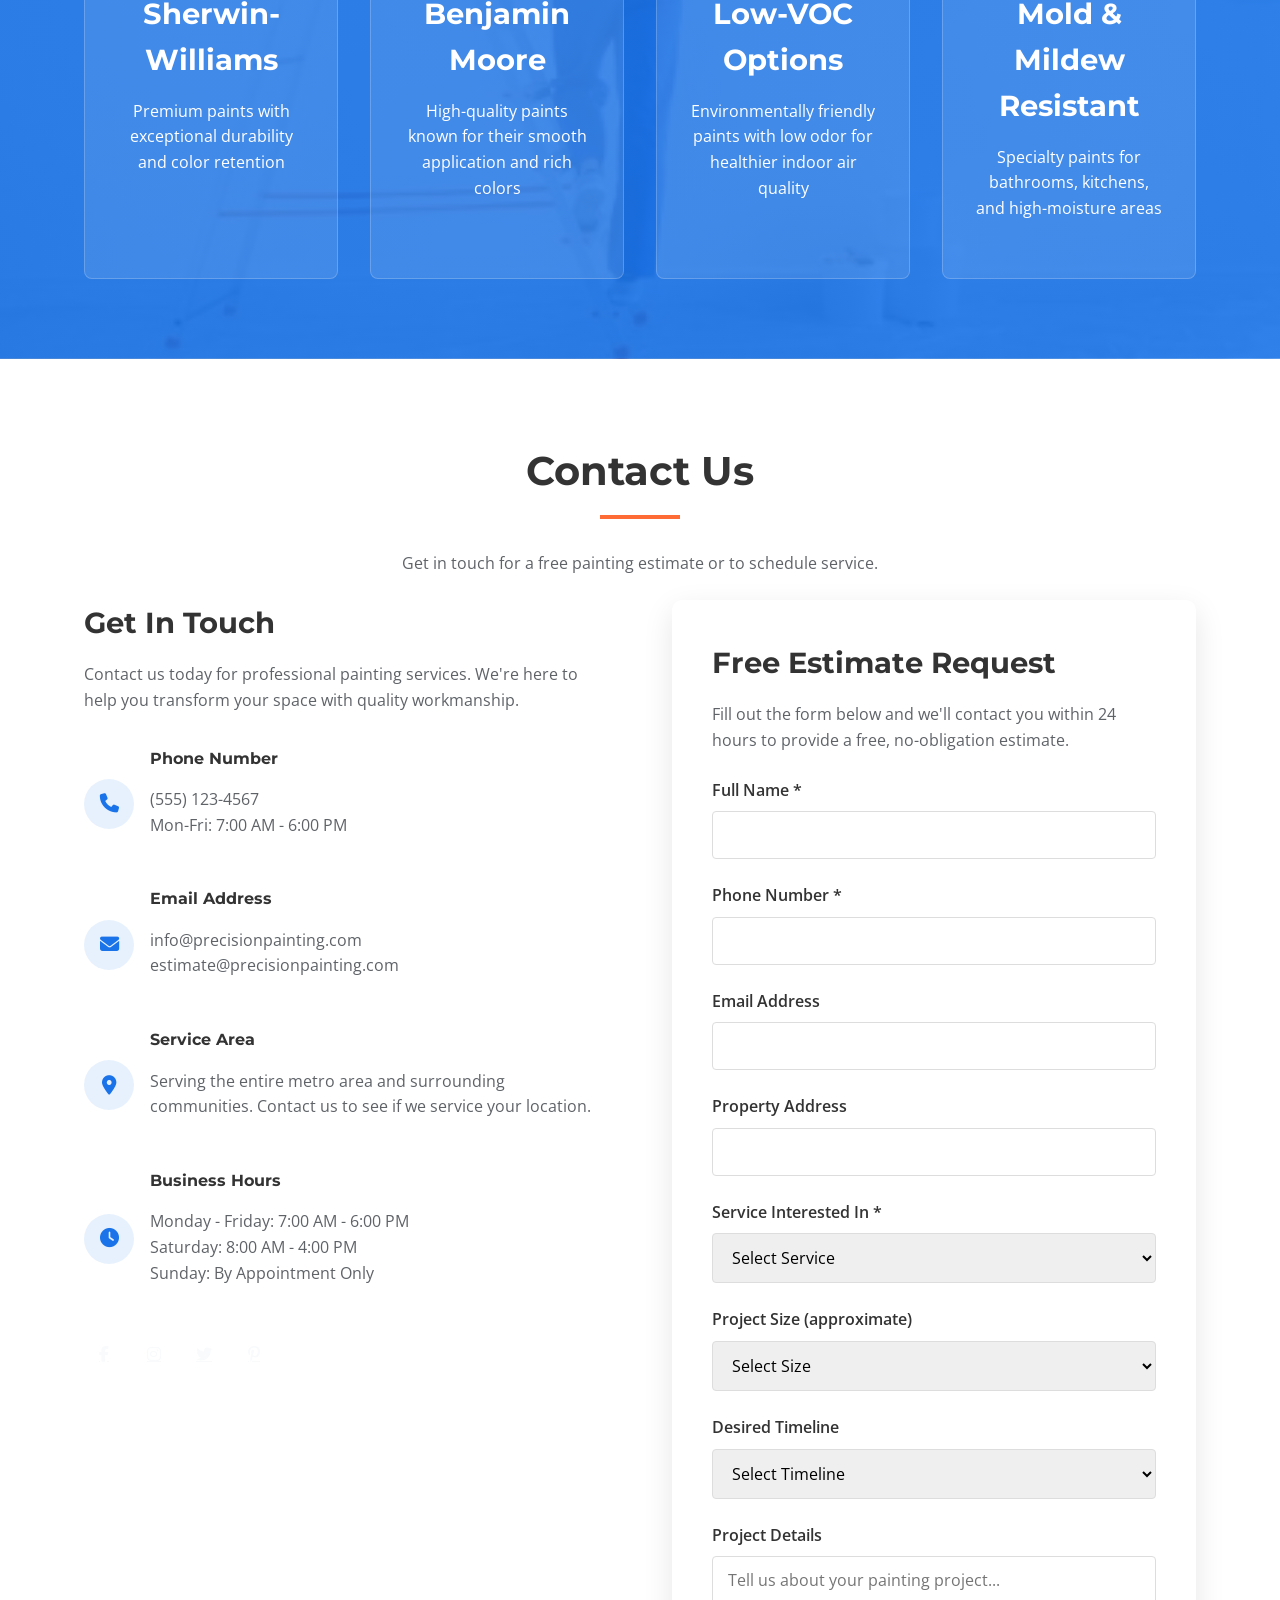
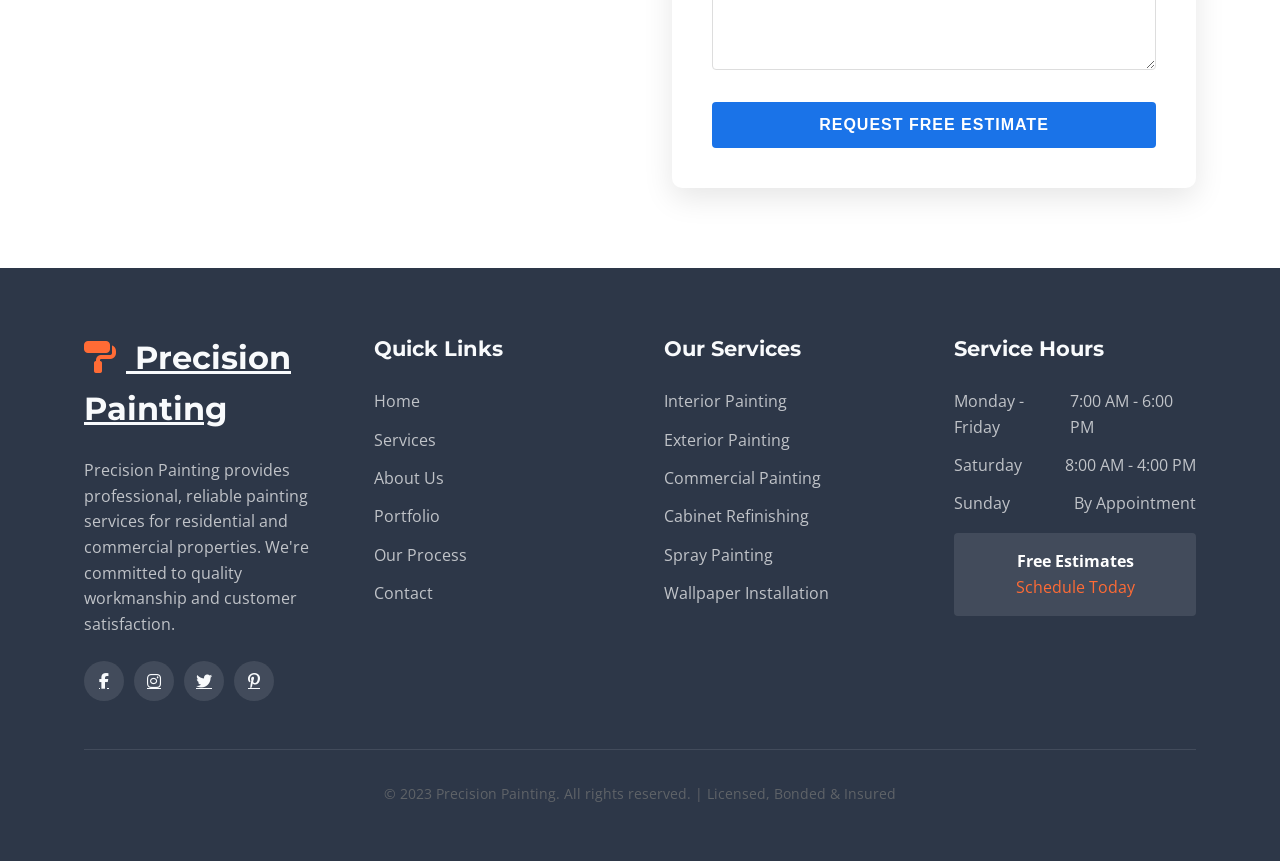
<file: 6 painting/index.html>
<!DOCTYPE html>
<html lang="en">
<head>
    <meta charset="UTF-8">
    <meta name="viewport" content="width=device-width, initial-scale=1.0">
    <title>Precision Painting | Professional Painting Services</title>
    <link rel="stylesheet" href="https://cdnjs.cloudflare.com/ajax/libs/font-awesome/6.4.0/css/all.min.css">
    <link href="https://fonts.googleapis.com/css2?family=Montserrat:wght@300;400;500;600;700&family=Open+Sans:wght@400;600&display=swap" rel="stylesheet">
    <style>
        * {
            margin: 0;
            padding: 0;
            box-sizing: border-box;
        }

        :root {
            --primary-color: #1a73e8;
            --secondary-color: #34a853;
            --accent-color: #ff6b35;
            --light-color: #f8fafc;
            --dark-color: #2d3748;
            --gray-color: #5f6368;
            --transition: all 0.3s ease;
        }

        body {
            font-family: 'Open Sans', sans-serif;
            line-height: 1.6;
            color: #333;
            background-color: white;
        }

        h1, h2, h3, h4 {
            font-family: 'Montserrat', sans-serif;
            font-weight: 700;
            margin-bottom: 1rem;
        }

        h1 {
            font-size: 3.5rem;
            line-height: 1.2;
        }

        h2 {
            font-size: 2.5rem;
            position: relative;
            padding-bottom: 1rem;
            margin-bottom: 2rem;
        }

        h2:after {
            content: '';
            position: absolute;
            bottom: 0;
            left: 0;
            width: 80px;
            height: 4px;
            background-color: var(--accent-color);
        }

        h3 {
            font-size: 1.8rem;
        }

        p {
            margin-bottom: 1.5rem;
            color: var(--gray-color);
        }

        .text-center {
            text-align: center;
        }

        .text-center h2:after {
            left: 50%;
            transform: translateX(-50%);
        }

        .container {
            width: 90%;
            max-width: 1200px;
            margin: 0 auto;
            padding: 0 20px;
        }

        section {
            padding: 5rem 0;
        }

        .btn {
            display: inline-block;
            background-color: var(--primary-color);
            color: white;
            padding: 14px 32px;
            border-radius: 4px;
            text-decoration: none;
            font-weight: 600;
            transition: var(--transition);
            border: none;
            cursor: pointer;
            font-size: 1rem;
            text-transform: uppercase;
            letter-spacing: 1px;
        }

        .btn:hover {
            background-color: #0d62d9;
            transform: translateY(-3px);
            box-shadow: 0 10px 20px rgba(0, 0, 0, 0.1);
        }

        .btn-accent {
            background-color: var(--accent-color);
            color: white;
        }

        .btn-accent:hover {
            background-color: #ff5722;
        }

        .btn-outline {
            background-color: transparent;
            border: 2px solid var(--primary-color);
            color: var(--primary-color);
        }

        .btn-outline:hover {
            background-color: var(--primary-color);
            color: white;
        }

        /* Header & Navigation */
        header {
            position: fixed;
            top: 0;
            left: 0;
            width: 100%;
            z-index: 1000;
            background-color: white;
            transition: var(--transition);
            box-shadow: 0 2px 20px rgba(0, 0, 0, 0.1);
        }

        header.scrolled {
            padding: 5px 0;
        }

        .header-container {
            display: flex;
            justify-content: space-between;
            align-items: center;
            padding: 20px 0;
        }

        .logo {
            font-family: 'Montserrat', sans-serif;
            font-size: 2rem;
            font-weight: 700;
            color: var(--primary-color);
            text-decoration: none;
            display: flex;
            align-items: center;
        }

        .logo i {
            margin-right: 10px;
            color: var(--accent-color);
        }

        .nav-links {
            display: flex;
            list-style: none;
            align-items: center;
            margin-right: 1.5rem;
        }

        .nav-links li {
            margin-left: 2rem;
            position: relative;
        }

        .nav-links a {
            color: #333;
            text-decoration: none;
            font-weight: 600;
            transition: var(--transition);
            position: relative;
            white-space: nowrap;
        }

        .nav-links a:hover {
            color: var(--primary-color);
        }

        .nav-links a:after {
            content: '';
            position: absolute;
            bottom: -5px;
            left: 0;
            width: 0;
            height: 2px;
            background-color: var(--primary-color);
            transition: var(--transition);
        }

        .nav-links a:hover:after {
            width: 100%;
        }

        .header-contact {
            display: flex;
            align-items: center;
        }

        .phone-link {
            background-color: var(--primary-color);
            color: white;
            padding: 12px 24px;
            border-radius: 4px;
            text-decoration: none;
            font-weight: 600;
            display: flex;
            align-items: center;
            transition: var(--transition);
            white-space: nowrap;
            margin-left: 1.5rem;
        }

        .phone-link:hover {
            background-color: #0d62d9;
        }

        .phone-link i {
            margin-right: 10px;
        }

        .mobile-menu-btn {
            display: none;
            background: none;
            border: none;
            color: var(--primary-color);
            font-size: 1.5rem;
            cursor: pointer;
        }

        /* Hero Section */
        .hero {
            height: 100vh;
            background: linear-gradient(rgba(0, 0, 0, 0.7), rgba(0, 0, 0, 0.7)), url('hero.jpg');
            background-size: cover;
            background-position: center;
            display: flex;
            align-items: center;
            color: white;
            margin-top: 80px;
        }

        .hero-content {
            max-width: 800px;
        }

        .hero h1 {
            margin-bottom: 1.5rem;
            color: white;
        }

        .hero p {
            font-size: 1.2rem;
            margin-bottom: 2.5rem;
            color: rgba(255, 255, 255, 0.9);
        }

        .hero-btns {
            display: flex;
            gap: 20px;
            flex-wrap: wrap;
        }

        /* Services Section */
        .services {
            background-color: var(--light-color);
        }

        .services-intro {
            max-width: 700px;
            margin: 0 auto 3rem;
            text-align: center;
        }

        .services-grid {
            display: grid;
            grid-template-columns: repeat(auto-fill, minmax(300px, 1fr));
            gap: 2rem;
        }

        .service-card {
            background-color: white;
            border-radius: 8px;
            overflow: hidden;
            box-shadow: 0 5px 15px rgba(0, 0, 0, 0.05);
            transition: var(--transition);
            text-align: center;
            padding: 2.5rem 2rem;
            display: flex;
            flex-direction: column;
            height: 100%;
            min-height: 420px;
        }

        .service-card:hover {
            transform: translateY(-10px);
            box-shadow: 0 15px 30px rgba(0, 0, 0, 0.1);
        }

        .service-icon {
            width: 80px;
            height: 80px;
            background-color: rgba(26, 115, 232, 0.1);
            border-radius: 50%;
            display: flex;
            align-items: center;
            justify-content: center;
            margin: 0 auto 1.5rem;
            color: var(--primary-color);
            font-size: 2rem;
            flex-shrink: 0;
        }

        .service-card h3 {
            margin-bottom: 1rem;
            min-height: 3.6rem;
        }

        .service-card p {
            flex-grow: 1;
            margin-bottom: 1.5rem;
            min-height: 7.2rem;
        }

        .service-card .btn {
            margin-top: auto;
            align-self: center;
        }

        /* About Section */
        .about-content {
            display: grid;
            grid-template-columns: repeat(2, 1fr);
            gap: 4rem;
            align-items: center;
        }

        .about-img {
            border-radius: 10px;
            overflow: hidden;
            box-shadow: 0 15px 30px rgba(0, 0, 0, 0.1);
        }

        .about-img img {
            width: 100%;
            height: auto;
            display: block;
            transition: var(--transition);
        }

        .about-img:hover img {
            transform: scale(1.05);
        }

        .about-features {
            margin-top: 2rem;
        }

        .feature-item {
            display: flex;
            align-items: flex-start;
            margin-bottom: 1.5rem;
        }

        .feature-icon {
            width: 50px;
            height: 50px;
            background-color: rgba(26, 115, 232, 0.1);
            border-radius: 50%;
            display: flex;
            align-items: center;
            justify-content: center;
            margin-right: 1rem;
            color: var(--primary-color);
            font-size: 1.2rem;
            flex-shrink: 0;
        }

        /* Process Section */
        .process {
            background-color: var(--light-color);
        }

        .process-steps {
            display: grid;
            grid-template-columns: repeat(auto-fit, minmax(250px, 1fr));
            gap: 2rem;
            margin-top: 3rem;
            counter-reset: step-counter;
        }

        .process-step {
            background-color: white;
            border-radius: 8px;
            padding: 2.5rem 2rem;
            text-align: center;
            box-shadow: 0 5px 15px rgba(0, 0, 0, 0.05);
            transition: var(--transition);
            position: relative;
        }

        .process-step:hover {
            transform: translateY(-10px);
        }

        .process-step:before {
            counter-increment: step-counter;
            content: counter(step-counter);
            position: absolute;
            top: -25px;
            left: 50%;
            transform: translateX(-50%);
            width: 50px;
            height: 50px;
            background-color: var(--primary-color);
            color: white;
            border-radius: 50%;
            display: flex;
            align-items: center;
            justify-content: center;
            font-weight: 700;
            font-size: 1.5rem;
        }

        .process-icon {
            width: 70px;
            height: 70px;
            background-color: rgba(26, 115, 232, 0.1);
            border-radius: 50%;
            display: flex;
            align-items: center;
            justify-content: center;
            margin: 1rem auto 1.5rem;
            color: var(--primary-color);
            font-size: 1.8rem;
        }

        /* Portfolio Section - UPDATED FOR SCROLL EFFECT */
        .portfolio-grid {
            display: grid;
            grid-template-columns: repeat(auto-fill, minmax(350px, 1fr));
            gap: 2rem;
            margin-top: 3rem;
        }

        .portfolio-item {
            border-radius: 8px;
            overflow: hidden;
            box-shadow: 0 5px 15px rgba(0, 0, 0, 0.05);
            transition: var(--transition);
            position: relative;
            cursor: pointer;
        }

        .portfolio-item:hover {
            transform: translateY(-10px);
            box-shadow: 0 15px 30px rgba(0, 0, 0, 0.1);
        }

        .portfolio-img {
            height: 300px;
            overflow: hidden;
            position: relative;
        }

        .portfolio-img img {
            width: 100%;
            height: 100%;
            object-fit: cover;
            transition: var(--transition);
        }

        .portfolio-item:hover .portfolio-img img {
            transform: scale(1.1);
        }

        .portfolio-info {
            position: absolute;
            bottom: 0;
            left: 0;
            right: 0;
            background: linear-gradient(to top, rgba(0,0,0,0.9), rgba(0,0,0,0.6));
            color: white;
            padding: 2rem;
            transform: translateY(100%);
            transition: transform 0.5s ease, opacity 0.5s ease;
            opacity: 0;
            z-index: 2;
        }

        /* Desktop hover effect */
        .portfolio-item:hover .portfolio-info {
            transform: translateY(0);
            opacity: 1;
        }

        /* Mobile/tablet scroll effect */
        .portfolio-item.scroll-active .portfolio-info {
            transform: translateY(0);
            opacity: 1;
        }

        /* Touch tap effect */
        .portfolio-item.tap-active .portfolio-info {
            transform: translateY(0);
            opacity: 1;
        }

        .portfolio-category {
            display: inline-block;
            background-color: var(--accent-color);
            color: white;
            padding: 5px 15px;
            border-radius: 30px;
            font-size: 0.9rem;
            font-weight: 600;
            margin-bottom: 0.5rem;
        }

        /* Testimonials */
        .testimonials {
            background-color: var(--light-color);
        }

        .testimonials-grid {
            display: grid;
            grid-template-columns: repeat(auto-fit, minmax(300px, 1fr));
            gap: 2rem;
            margin-top: 3rem;
        }

        .testimonial-card {
            background-color: white;
            border-radius: 8px;
            padding: 2rem;
            box-shadow: 0 5px 15px rgba(0, 0, 0, 0.05);
            transition: var(--transition);
        }

        .testimonial-card:hover {
            transform: translateY(-10px);
            box-shadow: 0 15px 30px rgba(0, 0, 0, 0.1);
        }

        .testimonial-header {
            display: flex;
            align-items: center;
            margin-bottom: 1.5rem;
        }

        .client-avatar {
            width: 60px;
            height: 60px;
            border-radius: 50%;
            overflow: hidden;
            margin-right: 1rem;
            flex-shrink: 0;
        }

        .client-avatar img {
            width: 100%;
            height: 100%;
            object-fit: cover;
        }

        .client-info h4 {
            margin-bottom: 0.3rem;
        }

        .client-role {
            color: var(--gray-color);
            font-size: 0.9rem;
        }

        .testimonial-rating {
            color: #ffb300;
            margin-bottom: 1rem;
        }

        /* Materials Section */
        .materials {
            background: linear-gradient(rgba(26, 115, 232, 0.9), rgba(26, 115, 232, 0.9)), url('background.jpg');
            background-size: cover;
            background-position: center;
            color: white;
        }

        .materials h2,
        .materials p {
            color: white;
        }

        .materials h2:after {
            background-color: var(--accent-color);
        }

        .materials-grid {
            display: grid;
            grid-template-columns: repeat(auto-fit, minmax(250px, 1fr));
            gap: 2rem;
            margin-top: 3rem;
        }

        .material-card {
            background-color: rgba(255, 255, 255, 0.1);
            border-radius: 8px;
            padding: 2rem;
            text-align: center;
            transition: var(--transition);
            border: 1px solid rgba(255, 255, 255, 0.2);
        }

        .material-card:hover {
            background-color: rgba(255, 255, 255, 0.2);
            transform: translateY(-5px);
        }

        .material-icon {
            width: 70px;
            height: 70px;
            background-color: rgba(255, 255, 255, 0.2);
            border-radius: 50%;
            display: flex;
            align-items: center;
            justify-content: center;
            margin: 0 auto 1.5rem;
            color: white;
            font-size: 1.8rem;
        }

        /* Contact Section */
        .contact-content {
            display: grid;
            grid-template-columns: repeat(2, 1fr);
            gap: 4rem;
        }

        .contact-info {
            margin-bottom: 2rem;
        }

        .contact-details {
            margin-top: 2rem;
        }

        .contact-item {
            display: flex;
            align-items: center;
            margin-bottom: 1.5rem;
        }

        .contact-icon {
            width: 50px;
            height: 50px;
            background-color: rgba(26, 115, 232, 0.1);
            border-radius: 50%;
            display: flex;
            align-items: center;
            justify-content: center;
            margin-right: 1rem;
            color: var(--primary-color);
            font-size: 1.2rem;
            flex-shrink: 0;
        }

        .contact-form {
            background-color: white;
            padding: 2.5rem;
            border-radius: 10px;
            box-shadow: 0 10px 30px rgba(0, 0, 0, 0.1);
        }

        .form-group {
            margin-bottom: 1.5rem;
        }

        .form-group label {
            display: block;
            margin-bottom: 0.5rem;
            font-weight: 600;
        }

        .form-group input, .form-group textarea, .form-group select {
            width: 100%;
            padding: 12px 15px;
            border: 1px solid #ddd;
            border-radius: 4px;
            font-family: 'Open Sans', sans-serif;
            font-size: 1rem;
            transition: var(--transition);
        }

        .form-group input:focus, .form-group textarea:focus, .form-group select:focus {
            outline: none;
            border-color: var(--primary-color);
        }

        /* Footer */
        footer {
            background-color: var(--dark-color);
            color: var(--light-color);
            padding: 4rem 0 2rem;
        }

        .footer-content {
            display: grid;
            grid-template-columns: repeat(4, 1fr);
            gap: 3rem;
            margin-bottom: 3rem;
        }

        .footer-logo {
            font-family: 'Montserrat', sans-serif;
            font-size: 2rem;
            font-weight: 700;
            color: var(--light-color);
            margin-bottom: 1.5rem;
            display: block;
        }

        .footer-logo i {
            color: var(--accent-color);
            margin-right: 10px;
        }

        .footer-about p {
            color: rgba(255, 255, 255, 0.7);
        }

        .footer-links h3, .footer-services h3, .footer-hours h3 {
            color: var(--light-color);
            font-size: 1.3rem;
            margin-bottom: 1.5rem;
        }

        .footer-links ul, .footer-services ul {
            list-style: none;
        }

        .footer-links li, .footer-services li {
            margin-bottom: 0.8rem;
        }

        .footer-links a, .footer-services a {
            color: rgba(255, 255, 255, 0.7);
            text-decoration: none;
            transition: var(--transition);
        }

        .footer-links a:hover, .footer-services a:hover {
            color: var(--accent-color);
            padding-left: 5px;
        }

        .hours-item {
            display: flex;
            justify-content: space-between;
            margin-bottom: 0.8rem;
            color: rgba(255, 255, 255, 0.7);
        }

        .social-links {
            display: flex;
            margin-top: 1.5rem;
        }

        .social-links a {
            display: flex;
            align-items: center;
            justify-content: center;
            width: 40px;
            height: 40px;
            background-color: rgba(255, 255, 255, 0.1);
            color: var(--light-color);
            border-radius: 50%;
            margin-right: 10px;
            transition: var(--transition);
        }

        .social-links a:hover {
            background-color: var(--accent-color);
            transform: translateY(-5px);
        }

        .copyright {
            text-align: center;
            padding-top: 2rem;
            border-top: 1px solid rgba(255, 255, 255, 0.1);
            color: rgba(255, 255, 255, 0.5);
            font-size: 0.9rem;
        }

        /* Responsive Design */
        @media (max-width: 1100px) {
            .about-content, .contact-content {
                grid-template-columns: 1fr;
                gap: 3rem;
            }
            
            .footer-content {
                grid-template-columns: repeat(2, 1fr);
            }
            
            h1 {
                font-size: 2.8rem;
            }
            
            h2 {
                font-size: 2.2rem;
            }
            
            /* Tablet: Portfolio info is hidden by default */
            .portfolio-info {
                transform: translateY(100%);
                opacity: 0;
            }
            
            /* Tablet: Material cards hover */
            .material-card {
                background-color: rgba(255, 255, 255, 0.15);
            }
        }

        @media (max-width: 992px) {
            .nav-links {
                margin-right: 1rem;
            }
            
            .nav-links li {
                margin-left: 1.5rem;
            }
            
            .phone-link {
                padding: 10px 20px;
                margin-left: 1rem;
            }
        }

        @media (max-width: 768px) {
            .nav-links {
                position: fixed;
                top: 80px;
                left: -100%;
                width: 100%;
                height: calc(100vh - 80px);
                background-color: white;
                flex-direction: column;
                align-items: center;
                padding-top: 3rem;
                transition: var(--transition);
                box-shadow: 0 10px 20px rgba(0, 0, 0, 0.1);
                margin-right: 0;
            }
            
            .nav-links.active {
                left: 0;
            }
            
            .nav-links li {
                margin: 1rem 0;
            }
            
            .header-contact {
                display: none;
            }
            
            .mobile-menu-btn {
                display: block;
            }
            
            .hero-btns {
                flex-direction: column;
                align-items: flex-start;
            }
            
            .hero-btns .btn {
                margin-bottom: 10px;
                width: 100%;
                text-align: center;
            }
            
            .footer-content {
                grid-template-columns: 1fr;
            }
            
            section {
                padding: 3rem 0;
            }
            
            .hero {
                margin-top: 70px;
            }
            
            .portfolio-grid {
                grid-template-columns: 1fr;
            }
            
            /* Mobile: Service cards adjustments */
            .service-card {
                min-height: 380px;
                padding: 2rem 1.5rem;
            }
            
            .service-card p {
                min-height: 6rem;
            }
            
            /* Mobile: Portfolio info stays hidden */
            .portfolio-info {
                transform: translateY(100%);
                opacity: 0;
                padding: 1.5rem;
            }
            
            /* Mobile: Disable hover effect */
            .portfolio-item:hover {
                transform: none;
            }
            
            /* Mobile: Material cards */
            .materials-grid {
                grid-template-columns: repeat(2, 1fr);
            }
            
            .material-card {
                padding: 1.5rem;
            }
        }

        @media (max-width: 576px) {
            h1 {
                font-size: 2.2rem;
            }
            
            h2 {
                font-size: 1.8rem;
            }
            
            .contact-form {
                padding: 1.5rem;
            }
            
            .hero p {
                font-size: 1rem;
            }
            
            .service-card, .process-step, .testimonial-card {
                padding: 1.5rem;
            }
            
            .service-card {
                min-height: 350px;
            }
            
            .materials-grid {
                grid-template-columns: 1fr;
            }
            
            .portfolio-info h3 {
                font-size: 1.5rem;
            }
            
            .portfolio-info p {
                font-size: 0.9rem;
            }
        }
        
        @media (max-width: 400px) {
            .logo {
                font-size: 1.7rem;
            }
            
            .services-grid {
                grid-template-columns: 1fr;
            }
        }
    </style>
</head>
<body>
    <!-- Header & Navigation -->
    <header id="header">
        <div class="container header-container">
            <a href="#" class="logo"><i class="fas fa-paint-roller"></i> Precision Painting</a>
            <button class="mobile-menu-btn" id="mobileMenuBtn">
                <i class="fas fa-bars"></i>
            </button>
            <ul class="nav-links" id="navLinks">
                <li><a href="#home">Home</a></li>
                <li><a href="#services">Services</a></li>
                <li><a href="#about">About Us</a></li>
                <li><a href="#portfolio">Portfolio</a></li>
                <li><a href="#process">Our Process</a></li>
                <li><a href="#contact">Contact</a></li>
            </ul>
            <div class="header-contact">
                <a href="tel:+15551234567" class="phone-link"><i style="transform: scaleX(-1);" class="fas fa-phone-alt"></i> (555) 123-4567</a>
            </div>
        </div>
    </header>

    <!-- Hero Section -->
    <section class="hero" id="home">
        <div class="container">
            <div class="hero-content">
                <h1>Professional Painting Services You Can Trust</h1>
                <p>Precision Painting delivers exceptional residential and commercial painting services with attention to detail, quality materials, and expert craftsmanship. Transform your space with our professional painting solutions.</p>
                <div class="hero-btns">
                    <a href="#contact" class="btn">Get Free Estimate</a>
                    <a href="tel:+15551234567" class="btn btn-accent">Call Now</a>
                </div>
            </div>
        </div>
    </section>

    <!-- Services Section -->
    <section id="services" class="services">
        <div class="container">
            <div class="text-center">
                <h2>Our Painting Services</h2>
                <div class="services-intro">
                    <p>We offer a comprehensive range of painting services for residential and commercial properties. Our expert team delivers flawless results with attention to detail.</p>
                </div>
            </div>
            
            <div class="services-grid">
                <div class="service-card">
                    <div class="service-icon">
                        <i class="fas fa-home"></i>
                    </div>
                    <h3>Interior Painting</h3>
                    <p>Transform your interior spaces with our professional painting services. We handle walls, ceilings, trim, and more with precision and care.</p>
                    <a href="#contact" class="btn">Get Quote</a>
                </div>
                
                <div class="service-card">
                    <div class="service-icon">
                        <i class="fas fa-building"></i>
                    </div>
                    <h3>Exterior Painting</h3>
                    <p>Protect and beautify your property with our exterior painting services. We use premium paints that withstand weather elements.</p>
                    <a href="#contact" class="btn">Get Quote</a>
                </div>
                
                <div class="service-card">
                    <div class="service-icon">
                        <i class="fas fa-industry"></i>
                    </div>
                    <h3>Commercial Painting</h3>
                    <p>Professional painting services for offices, retail spaces, and commercial properties. We work around your business schedule.</p>
                    <a href="#contact" class="btn">Get Quote</a>
                </div>
                
                <div class="service-card">
                    <div class="service-icon">
                        <i class="fas fa-paint-brush"></i>
                    </div>
                    <h3>Cabinet Refinishing</h3>
                    <p>Refresh your kitchen or bathroom cabinets with our professional refinishing services. A cost-effective alternative to replacement.</p>
                    <a href="#contact" class="btn">Get Quote</a>
                </div>
                
                <div class="service-card">
                    <div class="service-icon">
                        <i class="fas fa-spray-can"></i>
                    </div>
                    <h3>Spray Painting</h3>
                    <p>Professional spray painting services for furniture, cabinets, doors, and trim. Achieve a smooth, factory-like finish.</p>
                    <a href="#contact" class="btn">Get Quote</a>
                </div>
                
                <div class="service-card">
                    <div class="service-icon">
                        <i class="fas fa-tape"></i>
                    </div>
                    <h3>Wallpaper Installation</h3>
                    <p>Expert wallpaper installation and removal services. We help you choose the right patterns and ensure perfect application.</p>
                    <a href="#contact" class="btn">Get Quote</a>
                </div>
            </div>
        </div>
    </section>

    <!-- About Section -->
    <section id="about" class="about">
        <div class="container">
            <div class="about-content">
                <div class="about-img">
                    <img src="team.jpg" alt="Professional Painter at Work">
                </div>
                <div class="about-text">
                    <h2>About Precision Painting</h2>
                    <p>Founded in 2008, Precision Painting has established itself as a premier painting contractor serving residential and commercial clients. With over 15 years of experience, we've built our reputation on quality workmanship, attention to detail, and exceptional customer service.</p>
                    <p>Our team of skilled painters undergoes continuous training in the latest painting techniques and safety protocols. We take pride in every project we undertake, whether it's a single room or an entire commercial building.</p>
                    
                    <div class="about-features">
                        <div class="feature-item">
                            <div class="feature-icon">
                                <i class="fas fa-award"></i>
                            </div>
                            <div>
                                <h4>Licensed & Insured</h4>
                                <p>We are fully licensed, bonded, and insured for your protection and peace of mind.</p>
                            </div>
                        </div>
                        
                        <div class="feature-item">
                            <div class="feature-icon">
                                <i class="fas fa-user-check"></i>
                            </div>
                            <div>
                                <h4>Expert Team</h4>
                                <p>Our painters are background-checked, trained professionals with years of experience.</p>
                            </div>
                        </div>
                        
                        <div class="feature-item">
                            <div class="feature-icon">
                                <i class="fas fa-palette"></i>
                            </div>
                            <div>
                                <h4>Color Consultation</h4>
                                <p>Free color consultation services to help you choose the perfect palette for your space.</p>
                            </div>
                        </div>
                    </div>
                </div>
            </div>
        </div>
    </section>

    <!-- Portfolio Section -->
    <section id="portfolio" class="portfolio">
        <div class="container">
            <div class="text-center">
                <h2>Our Recent Projects</h2>
                <p>Take a look at some of our recent painting projects and see the quality of our work.</p>
            </div>
            
            <div class="portfolio-grid">
                <div class="portfolio-item">
                    <div class="portfolio-img">
                        <img src="modern.jpg" alt="Modern Living Room">
                    </div>
                    <div class="portfolio-info">
                        <span class="portfolio-category">Interior</span>
                        <h3>Modern Living Room</h3>
                        <p>Complete interior repaint with accent wall in contemporary style</p>
                    </div>
                </div>
                
                <div class="portfolio-item">
                    <div class="portfolio-img">
                        <img src="home.jpg" alt="Exterior House Painting">
                    </div>
                    <div class="portfolio-info">
                        <span class="portfolio-category">Exterior</span>
                        <h3>Home Restoration</h3>
                        <p>Complete exterior repaint with historical color accuracy</p>
                    </div>
                </div>
                
                <div class="portfolio-item">
                    <div class="portfolio-img">
                        <img src="office.jpg" alt="Office Painting">
                    </div>
                    <div class="portfolio-info">
                        <span class="portfolio-category">Commercial</span>
                        <h3>Corporate Office Space</h3>
                        <p>Complete office repaint with minimal business disruption</p>
                    </div>
                </div>
                
                <div class="portfolio-item">
                    <div class="portfolio-img">
                        <img src="kitchen.jpg" alt="Kitchen Cabinet Refinishing">
                    </div>
                    <div class="portfolio-info">
                        <span class="portfolio-category">Residential</span>
                        <h3>Kitchen Transformation</h3>
                        <p>Complete cabinet refinishing with new hardware and wall painting</p>
                    </div>
                </div>
            </div>
            
            <div class="text-center" style="margin-top: 3rem;">
                <a href="#contact" class="btn">View More Projects</a>
            </div>
        </div>
    </section>

    <!-- Process Section -->
    <section id="process" class="process">
        <div class="container">
            <div class="text-center">
                <h2>Our Painting Process</h2>
                <p>We follow a meticulous process to ensure flawless results and complete customer satisfaction.</p>
            </div>
            
            <div class="process-steps">
                <div class="process-step">
                    <div class="process-icon">
                        <i class="fas fa-clipboard-check"></i>
                    </div>
                    <h3>Consultation & Estimate</h3>
                    <p>We start with a free consultation to understand your needs, followed by a detailed, written estimate.</p>
                </div>
                
                <div class="process-step">
                    <div class="process-icon">
                        <i class="fas fa-tape"></i>
                    </div>
                    <h3>Preparation</h3>
                    <p>We protect your furniture and floors, repair surfaces, sand, clean, and tape off areas for a clean finish.</p>
                </div>
                
                <div class="process-step">
                    <div class="process-icon">
                        <i class="fas fa-paint-roller"></i>
                    </div>
                    <h3>Painting</h3>
                    <p>Our skilled painters apply premium paints using professional techniques for a smooth, even finish.</p>
                </div>
                
                <div class="process-step">
                    <div class="process-icon">
                        <i class="fas fa-thumbs-up"></i>
                    </div>
                    <h3>Final Inspection</h3>
                    <p>We conduct a thorough final inspection with you to ensure complete satisfaction before cleanup.</p>
                </div>
            </div>
        </div>
    </section>

    <!-- Testimonials -->
    <section id="testimonials" class="testimonials">
        <div class="container">
            <div class="text-center">
                <h2>What Our Clients Say</h2>
                <p>Don't just take our word for it - hear from our satisfied customers</p>
            </div>
            
            <div class="testimonials-grid">
                <div class="testimonial-card">
                    <div class="testimonial-header">
                        <div class="client-avatar">
                            <img src="machel.jpg" alt="Michael Johnson">
                        </div>
                        <div class="client-info">
                            <h4>Michael Johnson</h4>
                            <div class="client-role">Homeowner</div>
                        </div>
                    </div>
                    <div class="testimonial-rating">
                        <i class="fas fa-star"></i>
                        <i class="fas fa-star"></i>
                        <i class="fas fa-star"></i>
                        <i class="fas fa-star"></i>
                        <i class="fas fa-star"></i>
                    </div>
                    <p>"Precision Painting transformed our entire home. Their attention to detail was incredible - they even color-matched some custom trim that we couldn't find paint for anymore. Professional, clean, and on budget. Highly recommended!"</p>
                </div>
                
                <div class="testimonial-card">
                    <div class="testimonial-header">
                        <div class="client-avatar">
                            <img src="sarah.jpg" alt="Sarah Williams">
                        </div>
                        <div class="client-info">
                            <h4>Sarah Williams</h4>
                            <div class="client-role">Business Owner</div>
                        </div>
                    </div>
                    <div class="testimonial-rating">
                        <i class="fas fa-star"></i>
                        <i class="fas fa-star"></i>
                        <i class="fas fa-star"></i>
                        <i class="fas fa-star"></i>
                        <i class="fas fa-star"></i>
                    </div>
                    <p>"We hired Precision Painting for our office renovation. They worked around our business hours and completed the job ahead of schedule. The quality is exceptional and their team was professional throughout. Will definitely use them again for future projects."</p>
                </div>
                
                <div class="testimonial-card">
                    <div class="testimonial-header">
                        <div class="client-avatar">
                            <img src="robert.jpg" alt="Robert Chen">
                        </div>
                        <div class="client-info">
                            <h4>Robert Chen</h4>
                            <div class="client-role">Property Manager</div>
                        </div>
                    </div>
                    <div class="testimonial-rating">
                        <i class="fas fa-star"></i>
                        <i class="fas fa-star"></i>
                        <i class="fas fa-star"></i>
                        <i class="fas fa-star"></i>
                        <i class="fas fa-star"></i>
                    </div>
                    <p>"We manage multiple rental properties and Precision Painting is our go-to for all painting needs. They're reliable, their pricing is fair, and they always do excellent work. Their team is respectful of tenants and properties. Highly recommended for both residential and commercial properties."</p>
                </div>
            </div>
        </div>
    </section>

    <!-- Materials Section -->
    <section id="materials" class="materials">
        <div class="container">
            <div class="text-center">
                <h2>Premium Materials & Brands</h2>
                <p>We use only the highest quality paints and materials from trusted brands</p>
            </div>
            
            <div class="materials-grid">
                <div class="material-card">
                    <div class="material-icon">
                        <i class="fas fa-paint-brush"></i>
                    </div>
                    <h3>Sherwin-Williams</h3>
                    <p>Premium paints with exceptional durability and color retention</p>
                </div>
                
                <div class="material-card">
                    <div class="material-icon">
                        <i class="fas fa-fill-drip"></i>
                    </div>
                    <h3>Benjamin Moore</h3>
                    <p>High-quality paints known for their smooth application and rich colors</p>
                </div>
                
                <div class="material-card">
                    <div class="material-icon">
                        <i class="fas fa-spray-can"></i>
                    </div>
                    <h3>Low-VOC Options</h3>
                    <p>Environmentally friendly paints with low odor for healthier indoor air quality</p>
                </div>
                
                <div class="material-card">
                    <div class="material-icon">
                        <i class="fas fa-shield-alt"></i>
                    </div>
                    <h3>Mold & Mildew Resistant</h3>
                    <p>Specialty paints for bathrooms, kitchens, and high-moisture areas</p>
                </div>
            </div>
        </div>
    </section>

    <!-- Contact Section -->
    <section id="contact">
        <div class="container">
            <div class="text-center">
                <h2>Contact Us</h2>
                <p>Get in touch for a free painting estimate or to schedule service.</p>
            </div>
            
            <div class="contact-content">
                <div class="contact-info">
                    <h3>Get In Touch</h3>
                    <p>Contact us today for professional painting services. We're here to help you transform your space with quality workmanship.</p>
                    
                    <div class="contact-details">
                        <div class="contact-item">
                            <div class="contact-icon">
                                <i style="transform: scaleX(-1);" class="fas fa-phone-alt"></i>
                            </div>
                            <div>
                                <h4>Phone Number</h4>
                                <p>(555) 123-4567<br>Mon-Fri: 7:00 AM - 6:00 PM</p>
                            </div>
                        </div>
                        
                        <div class="contact-item">
                            <div class="contact-icon">
                                <i class="fas fa-envelope"></i>
                            </div>
                            <div>
                                <h4>Email Address</h4>
                                <p>info@precisionpainting.com<br>estimate@precisionpainting.com</p>
                            </div>
                        </div>
                        
                        <div class="contact-item">
                            <div class="contact-icon">
                                <i class="fas fa-map-marker-alt"></i>
                            </div>
                            <div>
                                <h4>Service Area</h4>
                                <p>Serving the entire metro area and surrounding communities. Contact us to see if we service your location.</p>
                            </div>
                        </div>
                        
                        <div class="contact-item">
                            <div class="contact-icon">
                                <i class="fas fa-clock"></i>
                            </div>
                            <div>
                                <h4>Business Hours</h4>
                                <p>Monday - Friday: 7:00 AM - 6:00 PM<br>Saturday: 8:00 AM - 4:00 PM<br>Sunday: By Appointment Only</p>
                            </div>
                        </div>
                    </div>
                    
                    <div class="social-links">
                        <a href="#"><i class="fab fa-facebook-f"></i></a>
                        <a href="#"><i class="fab fa-instagram"></i></a>
                        <a href="#"><i class="fab fa-twitter"></i></a>
                        <a href="#"><i class="fab fa-pinterest-p"></i></a>
                    </div>
                </div>
                
                <div class="contact-form">
                    <h3>Free Estimate Request</h3>
                    <p>Fill out the form below and we'll contact you within 24 hours to provide a free, no-obligation estimate.</p>
                    
                    <form id="estimateRequestForm">
                        <div class="form-group">
                            <label for="name">Full Name *</label>
                            <input type="text" id="name" name="name" required>
                        </div>
                        
                        <div class="form-group">
                            <label for="phone">Phone Number *</label>
                            <input type="tel" id="phone" name="phone" required>
                        </div>
                        
                        <div class="form-group">
                            <label for="email">Email Address</label>
                            <input type="email" id="email" name="email">
                        </div>
                        
                        <div class="form-group">
                            <label for="address">Property Address</label>
                            <input type="text" id="address" name="address">
                        </div>
                        
                        <div class="form-group">
                            <label for="service">Service Interested In *</label>
                            <select id="service" name="service" required>
                                <option value="">Select Service</option>
                                <option value="interior">Interior Painting</option>
                                <option value="exterior">Exterior Painting</option>
                                <option value="commercial">Commercial Painting</option>
                                <option value="cabinets">Cabinet Refinishing</option>
                                <option value="spray">Spray Painting</option>
                                <option value="wallpaper">Wallpaper Installation</option>
                            </select>
                        </div>
                        
                        <div class="form-group">
                            <label for="project-size">Project Size (approximate)</label>
                            <select id="project-size" name="project-size">
                                <option value="">Select Size</option>
                                <option value="small">Small (1-2 rooms)</option>
                                <option value="medium">Medium (3-4 rooms or whole house interior)</option>
                                <option value="large">Large (whole house interior/exterior)</option>
                                <option value="commercial">Commercial Property</option>
                            </select>
                        </div>
                        
                        <div class="form-group">
                            <label for="timeline">Desired Timeline</label>
                            <select id="timeline" name="timeline">
                                <option value="">Select Timeline</option>
                                <option value="asap">ASAP</option>
                                <option value="2weeks">Within 2 weeks</option>
                                <option value="month">Within a month</option>
                                <option value="flexible">Flexible</option>
                            </select>
                        </div>
                        
                        <div class="form-group">
                            <label for="message">Project Details</label>
                            <textarea id="message" name="message" rows="4" placeholder="Tell us about your painting project..."></textarea>
                        </div>
                        
                        <button type="submit" class="btn" style="width: 100%;">Request Free Estimate</button>
                    </form>
                </div>
            </div>
        </div>
    </section>

    <!-- Footer -->
    <footer>
        <div class="container">
            <div class="footer-content">
                <div class="footer-about">
                    <a href="#" class="footer-logo"><i class="fas fa-paint-roller"></i> Precision Painting</a>
                    <p>Precision Painting provides professional, reliable painting services for residential and commercial properties. We're committed to quality workmanship and customer satisfaction.</p>
                    <div class="social-links">
                        <a href="#"><i class="fab fa-facebook-f"></i></a>
                        <a href="#"><i class="fab fa-instagram"></i></a>
                        <a href="#"><i class="fab fa-twitter"></i></a>
                        <a href="#"><i class="fab fa-pinterest-p"></i></a>
                    </div>
                </div>
                
                <div class="footer-links">
                    <h3>Quick Links</h3>
                    <ul>
                        <li><a href="#home">Home</a></li>
                        <li><a href="#services">Services</a></li>
                        <li><a href="#about">About Us</a></li>
                        <li><a href="#portfolio">Portfolio</a></li>
                        <li><a href="#process">Our Process</a></li>
                        <li><a href="#contact">Contact</a></li>
                    </ul>
                </div>
                
                <div class="footer-services">
                    <h3>Our Services</h3>
                    <ul>
                        <li><a href="#services">Interior Painting</a></li>
                        <li><a href="#services">Exterior Painting</a></li>
                        <li><a href="#services">Commercial Painting</a></li>
                        <li><a href="#services">Cabinet Refinishing</a></li>
                        <li><a href="#services">Spray Painting</a></li>
                        <li><a href="#services">Wallpaper Installation</a></li>
                    </ul>
                </div>
                
                <div class="footer-hours">
                    <h3>Service Hours</h3>
                    <div class="hours-item">
                        <span>Monday - Friday</span>
                        <span>7:00 AM - 6:00 PM</span>
                    </div>
                    <div class="hours-item">
                        <span>Saturday</span>
                        <span>8:00 AM - 4:00 PM</span>
                    </div>
                    <div class="hours-item">
                        <span>Sunday</span>
                        <span>By Appointment</span>
                    </div>
                    <div style="margin-top: 1rem; padding: 1rem; background-color: rgba(255, 255, 255, 0.1); border-radius: 4px;">
                        <div style="text-align: center;">
                            <strong style="color: white;">Free Estimates</strong><br>
                            <a href="#contact" style="color: var(--accent-color); text-decoration: none;">Schedule Today</a>
                        </div>
                    </div>
                </div>
            </div>
            
            <div class="copyright">
                <p>&copy; 2023 Precision Painting. All rights reserved. | Licensed, Bonded & Insured</p>
            </div>
        </div>
    </footer>

    <script>
        // Mobile Menu Toggle
        const mobileMenuBtn = document.getElementById('mobileMenuBtn');
        const navLinks = document.getElementById('navLinks');
        
        mobileMenuBtn.addEventListener('click', () => {
            navLinks.classList.toggle('active');
            mobileMenuBtn.innerHTML = navLinks.classList.contains('active') 
                ? '<i class="fas fa-times"></i>' 
                : '<i class="fas fa-bars"></i>';
        });
        
        // Close mobile menu when clicking on a link
        document.querySelectorAll('.nav-links a').forEach(link => {
            link.addEventListener('click', () => {
                navLinks.classList.remove('active');
                mobileMenuBtn.innerHTML = '<i class="fas fa-bars"></i>';
            });
        });
        
        // Header scroll effect
        window.addEventListener('scroll', () => {
            const header = document.getElementById('header');
            if (window.scrollY > 100) {
                header.classList.add('scrolled');
            } else {
                header.classList.remove('scrolled');
            }
        });
        
        // Estimate request form
        document.getElementById('estimateRequestForm').addEventListener('submit', function(e) {
            e.preventDefault();
            
            const name = document.getElementById('name').value;
            const phone = document.getElementById('phone').value;
            const service = document.getElementById('service').value;
            const timeline = document.getElementById('timeline').value;
            
            // Simple validation
            if (!name || !phone || !service) {
                alert('Please fill in all required fields.');
                return;
            }
            
            // Determine response message based on timeline
            let responseTime = '';
            if (timeline === 'asap') {
                responseTime = 'within 4 hours';
            } else if (timeline === '2weeks') {
                responseTime = 'within 24 hours';
            } else {
                responseTime = 'within 48 hours';
            }
            
            // In a real application, you would send this data to a server
            alert(`Thank you ${name}! Your ${service} estimate request has been received. We'll contact you at ${phone} ${responseTime}.`);
            
            // Reset form
            this.reset();
        });
        
        // Phone link functionality
        document.querySelectorAll('a[href^="tel:"]').forEach(link => {
            link.addEventListener('click', function(e) {
                console.log('Phone call initiated: ' + this.getAttribute('href'));
            });
        });
        
        // Smooth scrolling for anchor links
        document.querySelectorAll('a[href^="#"]').forEach(anchor => {
            anchor.addEventListener('click', function(e) {
                if (this.getAttribute('href') === '#') return;
                
                e.preventDefault();
                
                const targetId = this.getAttribute('href');
                const targetElement = document.querySelector(targetId);
                
                if (targetElement) {
                    window.scrollTo({
                        top: targetElement.offsetTop - 100,
                        behavior: 'smooth'
                    });
                }
            });
        });
        
        // Service card button functionality
        document.querySelectorAll('.service-card .btn').forEach(button => {
            button.addEventListener('click', function(e) {
                const serviceCard = this.closest('.service-card');
                const serviceName = serviceCard.querySelector('h3').textContent;
                
                const serviceMap = {
                    'Interior Painting': 'interior',
                    'Exterior Painting': 'exterior',
                    'Commercial Painting': 'commercial',
                    'Cabinet Refinishing': 'cabinets',
                    'Spray Painting': 'spray',
                    'Wallpaper Installation': 'wallpaper'
                };
                
                document.getElementById('service').value = serviceMap[serviceName] || '';
                
                document.getElementById('contact').scrollIntoView({
                    behavior: 'smooth'
                });
            });
        });
        
        // Portfolio Section Scroll Effect for Mobile/Tablet
        const portfolioItems = document.querySelectorAll('.portfolio-item');
        let scrollTimeout;
        let isScrolling = false;
        
        // Function to check if element is in viewport
        function isElementInViewport(el) {
            const rect = el.getBoundingClientRect();
            const windowHeight = window.innerHeight || document.documentElement.clientHeight;
            const windowWidth = window.innerWidth || document.documentElement.clientWidth;
            
            // Check if element is within viewport (with 20% threshold)
            return (
                rect.top <= windowHeight * 0.8 &&
                rect.bottom >= windowHeight * 0.2 &&
                rect.left <= windowWidth &&
                rect.right >= 0
            );
        }
        
        // Function to activate portfolio items on scroll
        function activatePortfolioOnScroll() {
            // Only apply on tablet/mobile (screen width <= 1100px)
            if (window.innerWidth <= 1100) {
                portfolioItems.forEach(item => {
                    if (isElementInViewport(item)) {
                        // Add active class to show info
                        item.classList.add('scroll-active');
                    } else {
                        // Remove active class when out of view
                        item.classList.remove('scroll-active');
                    }
                });
            } else {
                // Remove all active classes on desktop
                portfolioItems.forEach(item => {
                    item.classList.remove('scroll-active');
                });
            }
        }
        
        // Throttle scroll event for performance
        function handleScroll() {
            if (!isScrolling) {
                isScrolling = true;
                activatePortfolioOnScroll();
                
                clearTimeout(scrollTimeout);
                scrollTimeout = setTimeout(() => {
                    isScrolling = false;
                }, 100);
            }
        }
        
        // Initialize scroll effect
        window.addEventListener('load', activatePortfolioOnScroll);
        window.addEventListener('scroll', handleScroll);
        window.addEventListener('resize', activatePortfolioOnScroll);
        
        // Touch interaction for mobile devices
        if ('ontouchstart' in window || navigator.maxTouchPoints > 0) {
            portfolioItems.forEach(item => {
                item.addEventListener('touchstart', function(e) {
                    e.stopPropagation();
                    
                    // Remove active class from all other items
                    portfolioItems.forEach(otherItem => {
                        if (otherItem !== this) {
                            otherItem.classList.remove('tap-active');
                        }
                    });
                    
                    // Toggle active class on tapped item
                    this.classList.toggle('tap-active');
                });
            });
            
            // Close info when tapping outside portfolio items
            document.addEventListener('touchstart', function(e) {
                if (!e.target.closest('.portfolio-item')) {
                    portfolioItems.forEach(item => {
                        item.classList.remove('tap-active');
                    });
                }
            });
        }
        
        // Material cards touch interaction
        const materialCards = document.querySelectorAll('.material-card');
        if ('ontouchstart' in window || navigator.maxTouchPoints > 0) {
            materialCards.forEach(card => {
                card.addEventListener('touchstart', function() {
                    // Briefly add active class for visual feedback
                    this.classList.add('touch-active');
                    
                    setTimeout(() => {
                        this.classList.remove('touch-active');
                    }, 300);
                });
            });
        }
    </script>
</body>
</html>
</file>
<file: style.css>
/* ==========================================================================
   ZakirWebDev — Luxury Dark Theme & Ultra-Responsive Stylesheet
   Designed for High-Converting Web Portfolios Across All Screen Sizes
   ========================================================================== */

/* --- GOOGLE FONTS --- */
@import url('https://fonts.googleapis.com/css2?family=Outfit:wght@400;500;600;700;800;900&family=Plus+Jakarta+Sans:wght@300;400;500;600;700&display=swap');

/* --- CSS VARIABLES & THEME TOKENS --- */
:root {
    /* Backgrounds */
    --bg-base: #060913;
    --bg-surface: #0c1222;
    --bg-card: rgba(15, 23, 42, 0.72);
    --bg-card-hover: rgba(22, 33, 59, 0.88);
    --bg-card-subtle: rgba(255, 255, 255, 0.03);
    --bg-glass: rgba(6, 9, 19, 0.85);

    /* Accents & Gradients */
    --accent-cyan: #38bdf8;
    --accent-cyan-glow: rgba(56, 189, 248, 0.35);
    --accent-blue: #3b82f6;
    --accent-indigo: #6366f1;
    --accent-emerald: #10b981;
    --accent-purple: #8b5cf6;
    
    --grad-primary: linear-gradient(135deg, #38bdf8 0%, #6366f1 100%);
    --grad-glow: linear-gradient(135deg, rgba(56, 189, 248, 0.15) 0%, rgba(99, 102, 241, 0.15) 100%);
    --grad-card-border: linear-gradient(135deg, rgba(56, 189, 248, 0.3), rgba(255, 255, 255, 0.05) 50%, rgba(99, 102, 241, 0.2));

    /* Typography Colors */
    --text-pure: #ffffff;
    --text-primary: #f1f5f9;
    --text-secondary: #94a3b8;
    --text-muted: #64748b;
    --text-dim: #475569;

    /* Borders & Shadows */
    --border-subtle: rgba(255, 255, 255, 0.08);
    --border-hover: rgba(56, 189, 248, 0.4);
    --shadow-soft: 0 10px 30px -10px rgba(0, 0, 0, 0.5);
    --shadow-glow: 0 0 35px rgba(56, 189, 248, 0.15);
    --shadow-card: 0 20px 40px -15px rgba(0, 0, 0, 0.7);

    /* Layout & Geometry */
    --nav-height: 80px;
    --radius-sm: 8px;
    --radius-md: 14px;
    --radius-lg: 20px;
    --radius-full: 9999px;
    --transition: all 0.3s cubic-bezier(0.16, 1, 0.3, 1);
}

/* --- RESET & GLOBAL RULES --- */
*, *::before, *::after {
    margin: 0;
    padding: 0;
    box-sizing: border-box;
}

html {
    scroll-behavior: smooth;
    scroll-padding-top: calc(var(--nav-height) + 16px);
    background-color: var(--bg-base);
    color-scheme: dark;
    max-width: 100%;
    overflow-x: hidden;
}

body {
    background-color: var(--bg-base);
    color: var(--text-primary);
    font-family: 'Plus Jakarta Sans', system-ui, -apple-system, sans-serif;
    line-height: 1.65;
    overflow-x: hidden;
    max-width: 100%;
    -webkit-font-smoothing: antialiased;
    -moz-osx-font-smoothing: grayscale;
    position: relative;
}

body.menu-open {
    overflow: hidden;
}

::selection {
    background: var(--accent-cyan);
    color: #060913;
}

a {
    text-decoration: none;
    color: inherit;
    transition: var(--transition);
}

ul { list-style: none; }

button, input, textarea, select {
    font-family: inherit;
}

img {
    max-width: 100%;
    height: auto;
    display: block;
}

/* --- AMBIENT BACKGROUND GLOW EFFECTS --- */
.bg-ambient-lights {
    position: fixed;
    top: 0;
    left: 0;
    width: 100%;
    height: 100%;
    pointer-events: none;
    z-index: 0;
    overflow: hidden;
}

.ambient-light {
    position: absolute;
    border-radius: 50%;
    filter: blur(140px);
    opacity: 0.16;
    pointer-events: none;
}

.light-1 {
    top: -10%;
    left: 15%;
    width: min(600px, 90vw);
    height: min(600px, 90vw);
    background: radial-gradient(circle, #38bdf8, transparent 70%);
}

.light-2 {
    top: 40%;
    right: -10%;
    width: min(650px, 90vw);
    height: min(650px, 90vw);
    background: radial-gradient(circle, #6366f1, transparent 70%);
    opacity: 0.12;
}

.light-3 {
    bottom: 5%;
    left: -5%;
    width: min(550px, 90vw);
    height: min(550px, 90vw);
    background: radial-gradient(circle, #06b6d4, transparent 70%);
    opacity: 0.10;
}

/* Atmospheric grid lines */
.bg-grid-overlay {
    position: absolute;
    inset: 0;
    background-image: 
        linear-gradient(to right, rgba(255, 255, 255, 0.02) 1px, transparent 1px),
        linear-gradient(to bottom, rgba(255, 255, 255, 0.02) 1px, transparent 1px);
    background-size: 50px 50px;
    pointer-events: none;
    mask-image: radial-gradient(circle at center, black 40%, transparent 90%);
    -webkit-mask-image: radial-gradient(circle at center, black 40%, transparent 90%);
}

/* --- TYPOGRAPHY & HEADINGS --- */
h1, h2, h3, h4, h5, h6 {
    font-family: 'Outfit', 'Plus Jakarta Sans', sans-serif;
    color: var(--text-pure);
    letter-spacing: -0.02em;
    line-height: 1.2;
}

.gradient-text {
    background: var(--grad-primary);
    -webkit-background-clip: text;
    -webkit-text-fill-color: transparent;
    display: inline-block;
}

.section-tag {
    display: inline-flex;
    align-items: center;
    gap: 8px;
    background: rgba(56, 189, 248, 0.08);
    border: 1px solid rgba(56, 189, 248, 0.25);
    color: var(--accent-cyan);
    font-size: 0.82rem;
    font-weight: 700;
    text-transform: uppercase;
    letter-spacing: 0.08em;
    padding: 6px 16px;
    border-radius: var(--radius-full);
    margin-bottom: 1rem;
    max-width: 100%;
}

.section-tag i {
    font-size: 0.75rem;
}

.section-header {
    text-align: center;
    max-width: 680px;
    margin: 0 auto 3.5rem;
}

.section-title {
    font-size: clamp(1.85rem, 4vw, 2.75rem);
    font-weight: 800;
    margin-bottom: 1rem;
    word-break: break-word;
}

.section-subtitle {
    font-size: 1.05rem;
    color: var(--text-secondary);
    line-height: 1.7;
}

/* --- CONTAINER & LAYOUT --- */
.container {
    max-width: 1220px;
    margin: 0 auto;
    padding: 0 24px;
    position: relative;
    z-index: 1;
}

.section-padding {
    padding: 105px 0;
    position: relative;
}

/* --- BUTTONS --- */
.btn {
    display: inline-flex;
    align-items: center;
    justify-content: center;
    gap: 10px;
    padding: 13px 26px;
    font-size: 0.96rem;
    font-weight: 600;
    border-radius: var(--radius-md);
    cursor: pointer;
    transition: var(--transition);
    border: 1px solid transparent;
    white-space: nowrap;
    position: relative;
    touch-action: manipulation;
}

.btn-primary {
    background: var(--grad-primary);
    color: #ffffff;
    box-shadow: 0 4px 20px rgba(56, 189, 248, 0.35);
    border: 1px solid rgba(255, 255, 255, 0.2);
}

.btn-primary:hover {
    transform: translateY(-2px);
    box-shadow: 0 8px 30px rgba(56, 189, 248, 0.5);
    filter: brightness(1.08);
}

.btn-secondary {
    background: rgba(255, 255, 255, 0.04);
    color: var(--text-primary);
    border: 1px solid var(--border-subtle);
    backdrop-filter: blur(12px);
}

.btn-secondary:hover {
    background: rgba(255, 255, 255, 0.08);
    border-color: rgba(255, 255, 255, 0.2);
    color: #ffffff;
    transform: translateY(-2px);
}

.btn-whatsapp {
    background: #25D366;
    color: #ffffff;
    box-shadow: 0 4px 20px rgba(37, 211, 102, 0.3);
}

.btn-whatsapp:hover {
    background: #22c55e;
    transform: translateY(-2px);
    box-shadow: 0 8px 25px rgba(37, 211, 102, 0.45);
}

/* --- NAVIGATION --- */
header {
    position: fixed;
    top: 0;
    left: 0;
    width: 100%;
    height: var(--nav-height);
    z-index: 1000;
    transition: background 0.3s ease, border-color 0.3s ease, box-shadow 0.3s ease;
    border-bottom: 1px solid transparent;
}

header.scrolled {
    background: var(--bg-glass);
    backdrop-filter: blur(20px);
    -webkit-backdrop-filter: blur(20px);
    border-bottom: 1px solid var(--border-subtle);
    box-shadow: 0 10px 30px rgba(0, 0, 0, 0.4);
}

nav {
    display: flex;
    justify-content: space-between;
    align-items: center;
    height: 100%;
}

.brand-logo {
    display: flex;
    align-items: center;
    gap: 10px;
    font-family: 'Outfit', sans-serif;
    font-size: 1.45rem;
    font-weight: 800;
    color: #ffffff;
    letter-spacing: -0.03em;
    flex-shrink: 0;
}

.logo-badge {
    width: 38px;
    height: 38px;
    border-radius: 10px;
    background: var(--grad-primary);
    display: flex;
    align-items: center;
    justify-content: center;
    color: #ffffff;
    font-size: 1.1rem;
    box-shadow: 0 0 15px rgba(56, 189, 248, 0.4);
    flex-shrink: 0;
}

.brand-logo span.accent {
    color: var(--accent-cyan);
}

.nav-menu {
    display: flex;
    align-items: center;
    gap: 1.2rem;
    background: rgba(255, 255, 255, 0.03);
    padding: 6px 10px;
    border-radius: var(--radius-full);
    border: 1px solid var(--border-subtle);
}

.nav-link {
    color: var(--text-secondary);
    font-size: 0.92rem;
    font-weight: 500;
    padding: 8px 14px;
    border-radius: var(--radius-full);
    transition: var(--transition);
    white-space: nowrap;
}

.nav-link:hover {
    color: #ffffff;
    background: rgba(255, 255, 255, 0.06);
}

.nav-link.active {
    color: var(--accent-cyan);
    background: rgba(56, 189, 248, 0.12);
    font-weight: 600;
}

.mobile-nav-cta {
    display: none; /* Hidden on desktop */
}

.nav-cta-wrapper {
    display: flex;
    align-items: center;
    gap: 12px;
}

.nav-desktop-btn {
    display: inline-flex;
}

/* Mobile Hamburger Toggle */
.hamburger {
    display: none;
    cursor: pointer;
    width: 44px;
    height: 44px;
    background: rgba(255, 255, 255, 0.05);
    border: 1px solid var(--border-subtle);
    border-radius: var(--radius-sm);
    align-items: center;
    justify-content: center;
    flex-direction: column;
    gap: 5px;
    transition: var(--transition);
    padding: 0;
    touch-action: manipulation;
}

.hamburger span {
    display: block;
    width: 20px;
    height: 2px;
    background: var(--accent-cyan);
    border-radius: 2px;
    transition: var(--transition);
}

.hamburger.open span:nth-child(1) {
    transform: translateY(7px) rotate(45deg);
}

.hamburger.open span:nth-child(2) {
    opacity: 0;
    transform: translateX(-8px);
}

.hamburger.open span:nth-child(3) {
    transform: translateY(-7px) rotate(-45deg);
}

/* Mobile Drawer Backdrop */
.nav-backdrop {
    position: fixed;
    inset: 0;
    background: rgba(0, 0, 0, 0.7);
    backdrop-filter: blur(6px);
    -webkit-backdrop-filter: blur(6px);
    opacity: 0;
    pointer-events: none;
    transition: opacity 0.35s ease;
    z-index: 998;
}

.nav-backdrop.open {
    opacity: 1;
    pointer-events: auto;
}

/* --- HERO SECTION --- */
.hero {
    min-height: 100vh;
    padding-top: calc(var(--nav-height) + 40px);
    padding-bottom: 70px;
    display: flex;
    align-items: center;
    position: relative;
    overflow: hidden;
}

.hero-grid {
    display: grid;
    grid-template-columns: 1.15fr 0.85fr;
    gap: 3.5rem;
    align-items: center;
}

.hero-availability {
    display: inline-flex;
    align-items: center;
    gap: 10px;
    background: rgba(16, 185, 129, 0.08);
    border: 1px solid rgba(16, 185, 129, 0.25);
    color: #34d399;
    padding: 6px 14px;
    border-radius: var(--radius-full);
    font-size: 0.84rem;
    font-weight: 600;
    margin-bottom: 1.5rem;
    max-width: 100%;
}

.pulse-dot {
    width: 8px;
    height: 8px;
    background: #10b981;
    border-radius: 50%;
    position: relative;
    flex-shrink: 0;
}

.pulse-dot::after {
    content: '';
    position: absolute;
    inset: -3px;
    border-radius: 50%;
    border: 2px solid #10b981;
    animation: ringPulse 2s infinite ease-out;
}

@keyframes ringPulse {
    0% { transform: scale(0.8); opacity: 1; }
    100% { transform: scale(2.4); opacity: 0; }
}

.hero-title {
    font-size: clamp(2.2rem, 4.4vw, 3.8rem);
    font-weight: 800;
    line-height: 1.14;
    margin-bottom: 1.5rem;
    letter-spacing: -0.03em;
    word-break: break-word;
}

.hero-desc {
    font-size: 1.12rem;
    color: var(--text-secondary);
    line-height: 1.8;
    margin-bottom: 2.2rem;
    max-width: 580px;
}

.hero-actions {
    display: flex;
    align-items: center;
    gap: 1rem;
    flex-wrap: wrap;
    margin-bottom: 2.5rem;
}

.hero-proof {
    display: flex;
    align-items: center;
    gap: 1.5rem;
    padding-top: 1.5rem;
    border-top: 1px solid var(--border-subtle);
    flex-wrap: wrap;
}

.proof-item {
    display: flex;
    align-items: center;
    gap: 8px;
    font-size: 0.88rem;
    color: var(--text-secondary);
}

.proof-item i {
    color: #f59e0b;
}

.proof-item .icon-check {
    color: var(--accent-cyan);
}

/* Hero Adaptive Image Frame */
.hero-image-wrapper {
    position: relative;
    width: 100%;
}

.hero-image-container {
    position: relative;
    background: linear-gradient(145deg, rgba(30, 41, 59, 0.6), rgba(15, 23, 42, 0.9));
    border-radius: var(--radius-lg);
    padding: 12px;
    border: 1px solid var(--border-subtle);
    box-shadow: 0 25px 60px -15px rgba(0, 0, 0, 0.8), 0 0 40px rgba(56, 189, 248, 0.12);
    display: block;
    width: 100%;
    transition: var(--transition);
}

.hero-image-container:hover {
    border-color: rgba(56, 189, 248, 0.35);
    box-shadow: 0 30px 70px -15px rgba(0, 0, 0, 0.9), 0 0 50px rgba(56, 189, 248, 0.2);
}

.browser-header-mockup {
    display: flex;
    align-items: center;
    gap: 8px;
    padding: 6px 10px 12px;
    border-bottom: 1px solid rgba(255, 255, 255, 0.05);
    margin-bottom: 10px;
}

.browser-dot {
    width: 10px;
    height: 10px;
    border-radius: 50%;
    flex-shrink: 0;
}

.dot-red { background: #ef4444; }
.dot-yellow { background: #f59e0b; }
.dot-green { background: #10b981; }

.browser-url-pill {
    margin-left: auto;
    background: rgba(255, 255, 255, 0.04);
    padding: 3px 12px;
    border-radius: var(--radius-full);
    font-size: 0.72rem;
    color: var(--text-muted);
    display: flex;
    align-items: center;
    gap: 6px;
    overflow: hidden;
    text-overflow: ellipsis;
    white-space: nowrap;
}

.hero-img {
    width: 100%;
    height: auto;
    display: block;
    border-radius: calc(var(--radius-lg) - 6px);
    box-shadow: 0 10px 25px rgba(0, 0, 0, 0.4);
}

/* Floating Status Pills */
.hero-floating-badge {
    position: absolute;
    bottom: -18px;
    left: -15px;
    background: rgba(15, 23, 42, 0.92);
    border: 1px solid rgba(56, 189, 248, 0.3);
    border-radius: var(--radius-md);
    padding: 10px 16px;
    display: flex;
    align-items: center;
    gap: 12px;
    box-shadow: 0 15px 35px rgba(0, 0, 0, 0.5);
    backdrop-filter: blur(12px);
    animation: floatSlow 5s ease-in-out infinite;
    z-index: 2;
    max-width: 90%;
}

.badge-icon {
    width: 36px;
    height: 36px;
    background: rgba(56, 189, 248, 0.15);
    border-radius: 8px;
    display: flex;
    align-items: center;
    justify-content: center;
    color: var(--accent-cyan);
    font-size: 1rem;
    flex-shrink: 0;
}

.badge-text strong {
    display: block;
    font-size: 0.92rem;
    color: #ffffff;
}

.badge-text span {
    font-size: 0.76rem;
    color: var(--text-muted);
}

@keyframes floatSlow {
    0%, 100% { transform: translateY(0); }
    50% { transform: translateY(-8px); }
}

/* --- STATS & METRICS RIBBON --- */
.stats-ribbon {
    background: rgba(12, 18, 34, 0.75);
    border-top: 1px solid var(--border-subtle);
    border-bottom: 1px solid var(--border-subtle);
    backdrop-filter: blur(16px);
    padding: 36px 0;
}

.stats-grid {
    display: grid;
    grid-template-columns: repeat(4, 1fr);
    gap: 2rem;
}

.stat-card {
    text-align: center;
    position: relative;
}

.stat-card:not(:last-child)::after {
    content: '';
    position: absolute;
    right: -1rem;
    top: 15%;
    height: 70%;
    width: 1px;
    background: var(--border-subtle);
}

.stat-val {
    font-family: 'Outfit', sans-serif;
    font-size: clamp(2rem, 3.2vw, 2.75rem);
    font-weight: 800;
    background: var(--grad-primary);
    -webkit-background-clip: text;
    -webkit-text-fill-color: transparent;
    line-height: 1;
    margin-bottom: 6px;
}

.stat-lbl {
    font-size: 0.9rem;
    color: var(--text-secondary);
    font-weight: 500;
}

/* Tech Stack Ticker */
.tech-strip {
    padding: 26px 0;
    border-bottom: 1px solid var(--border-subtle);
    overflow: hidden;
}

.tech-ticker {
    display: flex;
    align-items: center;
    justify-content: center;
    gap: 2rem;
    flex-wrap: wrap;
}

.tech-badge {
    display: flex;
    align-items: center;
    gap: 8px;
    color: var(--text-secondary);
    font-size: 0.92rem;
    font-weight: 600;
    transition: var(--transition);
}

.tech-badge i {
    font-size: 1.25rem;
    color: var(--accent-cyan);
}

.tech-badge:hover {
    color: #ffffff;
    transform: translateY(-2px);
}

/* --- VALUE / FEATURES SECTION --- */
.features-grid {
    display: grid;
    grid-template-columns: repeat(auto-fit, minmax(min(100%, 260px), 1fr));
    gap: 1.8rem;
}

.feature-card {
    background: var(--bg-card);
    border: 1px solid var(--border-subtle);
    border-radius: var(--radius-lg);
    padding: 2.2rem;
    transition: var(--transition);
    position: relative;
    overflow: hidden;
    backdrop-filter: blur(12px);
}

.feature-card::before {
    content: '';
    position: absolute;
    top: 0;
    left: 0;
    width: 100%;
    height: 2px;
    background: var(--grad-primary);
    opacity: 0;
    transition: var(--transition);
}

.feature-card:hover {
    background: var(--bg-card-hover);
    border-color: rgba(56, 189, 248, 0.35);
    transform: translateY(-6px);
    box-shadow: var(--shadow-card);
}

.feature-card:hover::before {
    opacity: 1;
}

.feature-icon {
    width: 54px;
    height: 54px;
    border-radius: var(--radius-md);
    background: rgba(56, 189, 248, 0.1);
    border: 1px solid rgba(56, 189, 248, 0.25);
    display: flex;
    align-items: center;
    justify-content: center;
    font-size: 1.4rem;
    color: var(--accent-cyan);
    margin-bottom: 1.5rem;
}

.feature-card h3 {
    font-size: 1.25rem;
    margin-bottom: 0.8rem;
    font-weight: 700;
}

.feature-card p {
    font-size: 0.95rem;
    color: var(--text-secondary);
    line-height: 1.7;
}

/* --- PORTFOLIO SECTION --- */
.portfolio-controls {
    display: flex;
    align-items: center;
    justify-content: center;
    gap: 10px;
    flex-wrap: wrap;
    margin-bottom: 3rem;
}

.filter-btn {
    padding: 9px 20px;
    font-size: 0.88rem;
    font-weight: 600;
    color: var(--text-secondary);
    background: rgba(255, 255, 255, 0.03);
    border: 1px solid var(--border-subtle);
    border-radius: var(--radius-full);
    cursor: pointer;
    transition: var(--transition);
    touch-action: manipulation;
}

.filter-btn:hover {
    color: #ffffff;
    border-color: rgba(255, 255, 255, 0.2);
}

.filter-btn.active {
    background: var(--grad-primary);
    color: #ffffff;
    border-color: transparent;
    box-shadow: 0 4px 15px rgba(56, 189, 248, 0.3);
}

.portfolio-grid {
    display: grid;
    grid-template-columns: repeat(3, 1fr);
    gap: 2rem;
}

.project-card {
    background: var(--bg-card);
    border: 1px solid var(--border-subtle);
    border-radius: var(--radius-lg);
    overflow: hidden;
    transition: var(--transition);
    display: flex;
    flex-direction: column;
    box-shadow: var(--shadow-soft);
    position: relative;
}

.project-card:hover {
    transform: translateY(-8px);
    border-color: rgba(56, 189, 248, 0.4);
    box-shadow: 0 20px 45px -10px rgba(0, 0, 0, 0.8), 0 0 30px rgba(56, 189, 248, 0.15);
}

.project-media {
    position: relative;
    width: 100%;
    aspect-ratio: 16/10;
    overflow: hidden;
    background: #090e1a;
}

.project-image {
    width: 100%;
    height: 100%;
    object-fit: cover;
    transition: transform 0.6s cubic-bezier(0.16, 1, 0.3, 1);
}

.project-card:hover .project-image {
    transform: scale(1.08);
}

.project-category-tag {
    position: absolute;
    top: 14px;
    left: 14px;
    background: rgba(6, 9, 19, 0.85);
    border: 1px solid var(--border-subtle);
    backdrop-filter: blur(8px);
    color: var(--accent-cyan);
    font-size: 0.72rem;
    font-weight: 700;
    text-transform: uppercase;
    letter-spacing: 0.05em;
    padding: 5px 12px;
    border-radius: var(--radius-full);
    z-index: 2;
}

.project-body {
    padding: 1.6rem;
    display: flex;
    flex-direction: column;
    flex-grow: 1;
}

.project-title {
    font-size: 1.25rem;
    font-weight: 700;
    margin-bottom: 0.5rem;
    color: #ffffff;
}

.project-desc {
    font-size: 0.92rem;
    color: var(--text-secondary);
    line-height: 1.6;
    margin-bottom: 1.2rem;
    flex-grow: 1;
}

.project-tags {
    display: flex;
    flex-wrap: wrap;
    gap: 6px;
    margin-bottom: 1.4rem;
}

.tag-pill {
    background: rgba(255, 255, 255, 0.04);
    border: 1px solid rgba(255, 255, 255, 0.08);
    color: var(--text-muted);
    font-size: 0.72rem;
    font-weight: 600;
    padding: 4px 10px;
    border-radius: 6px;
    letter-spacing: 0.02em;
}

.project-actions {
    display: flex;
    align-items: center;
    gap: 12px;
    margin-top: auto;
}

.project-btn {
    display: inline-flex;
    align-items: center;
    gap: 8px;
    padding: 11px 18px;
    font-size: 0.88rem;
    font-weight: 600;
    border-radius: var(--radius-sm);
    color: #ffffff;
    background: rgba(56, 189, 248, 0.12);
    border: 1px solid rgba(56, 189, 248, 0.3);
    transition: var(--transition);
    width: 100%;
    justify-content: center;
    min-height: 44px;
}

.project-btn:hover {
    background: var(--accent-cyan);
    color: #060913;
    box-shadow: 0 4px 15px rgba(56, 189, 248, 0.35);
}

/* --- WORKFLOW / PROCESS SECTION --- */
.process-grid {
    display: grid;
    grid-template-columns: repeat(4, 1fr);
    gap: 1.8rem;
}

.process-step {
    background: var(--bg-card);
    border: 1px solid var(--border-subtle);
    border-radius: var(--radius-lg);
    padding: 2.2rem 1.8rem;
    position: relative;
    transition: var(--transition);
}

.process-step:hover {
    background: var(--bg-card-hover);
    border-color: rgba(56, 189, 248, 0.3);
    transform: translateY(-5px);
}

.step-num {
    font-family: 'Outfit', sans-serif;
    font-size: 2.75rem;
    font-weight: 900;
    color: rgba(255, 255, 255, 0.08);
    line-height: 1;
    margin-bottom: 1rem;
    transition: var(--transition);
}

.process-step:hover .step-num {
    color: rgba(56, 189, 248, 0.3);
}

.process-step h3 {
    font-size: 1.2rem;
    margin-bottom: 0.8rem;
    font-weight: 700;
}

.process-step p {
    font-size: 0.92rem;
    color: var(--text-secondary);
    line-height: 1.65;
}

/* --- PRICING SECTION --- */
.pricing-grid {
    display: grid;
    grid-template-columns: repeat(3, 1fr);
    gap: 2rem;
    align-items: stretch;
}

.pricing-card {
    background: var(--bg-card);
    border: 1px solid var(--border-subtle);
    border-radius: var(--radius-lg);
    padding: 2.5rem 2rem;
    display: flex;
    flex-direction: column;
    transition: var(--transition);
    position: relative;
    backdrop-filter: blur(14px);
}

.pricing-card:hover {
    transform: translateY(-8px);
    box-shadow: var(--shadow-card);
    border-color: rgba(255, 255, 255, 0.2);
}

.pricing-card.featured {
    background: linear-gradient(160deg, rgba(20, 31, 58, 0.85) 0%, rgba(10, 16, 32, 0.95) 100%);
    border: 2px solid var(--accent-cyan);
    box-shadow: 0 20px 50px -10px rgba(56, 189, 248, 0.25);
    transform: scale(1.03);
}

.pricing-card.featured:hover {
    transform: scale(1.03) translateY(-8px);
}

.popular-badge {
    position: absolute;
    top: -14px;
    left: 50%;
    transform: translateX(-50%);
    background: var(--grad-primary);
    color: #ffffff;
    font-size: 0.75rem;
    font-weight: 700;
    text-transform: uppercase;
    letter-spacing: 0.08em;
    padding: 5px 16px;
    border-radius: var(--radius-full);
    box-shadow: 0 4px 15px rgba(56, 189, 248, 0.4);
    white-space: nowrap;
}

.plan-tier {
    font-size: 1.25rem;
    font-weight: 700;
    color: #ffffff;
    margin-bottom: 0.5rem;
}

.plan-desc {
    font-size: 0.88rem;
    color: var(--text-secondary);
    min-height: 45px;
    margin-bottom: 1.5rem;
}

.price-wrap {
    display: flex;
    align-items: baseline;
    gap: 4px;
    margin-bottom: 1.8rem;
    padding-bottom: 1.8rem;
    border-bottom: 1px solid var(--border-subtle);
}

.currency {
    font-size: 1.6rem;
    font-weight: 700;
    color: var(--accent-cyan);
}

.amount {
    font-family: 'Outfit', sans-serif;
    font-size: 3.2rem;
    font-weight: 800;
    color: #ffffff;
    line-height: 1;
}

.frequency {
    font-size: 0.85rem;
    color: var(--text-muted);
}

.plan-features {
    flex-grow: 1;
    margin-bottom: 2rem;
    display: flex;
    flex-direction: column;
    gap: 12px;
}

.plan-features li {
    font-size: 0.92rem;
    color: var(--text-secondary);
    display: flex;
    align-items: center;
    gap: 10px;
}

.plan-features li i {
    color: var(--accent-cyan);
    font-size: 0.85rem;
    background: rgba(56, 189, 248, 0.12);
    width: 20px;
    height: 20px;
    border-radius: 50%;
    display: flex;
    align-items: center;
    justify-content: center;
    flex-shrink: 0;
}

.plan-cta {
    width: 100%;
}

/* --- ABOUT SECTION --- */
.about-grid {
    display: grid;
    grid-template-columns: 0.85fr 1.15fr;
    gap: 4.5rem;
    align-items: center;
}

.about-photo-wrap {
    position: relative;
}

.about-photo-frame {
    position: relative;
    border-radius: var(--radius-lg);
    background: var(--bg-card);
    border: 1px solid var(--border-subtle);
    padding: 12px;
    box-shadow: 0 20px 40px rgba(0, 0, 0, 0.6);
}

.about-img {
    width: 100%;
    height: auto;
    display: block;
    border-radius: calc(var(--radius-lg) - 6px);
    object-fit: cover;
}

.about-experience-card {
    position: absolute;
    bottom: -20px;
    right: -20px;
    background: rgba(12, 18, 34, 0.95);
    border: 1px solid rgba(56, 189, 248, 0.35);
    border-radius: var(--radius-md);
    padding: 14px 22px;
    box-shadow: 0 15px 35px rgba(0, 0, 0, 0.7);
    backdrop-filter: blur(12px);
    display: flex;
    align-items: center;
    gap: 12px;
}

.about-experience-card strong {
    font-family: 'Outfit', sans-serif;
    font-size: 1.8rem;
    font-weight: 800;
    color: var(--accent-cyan);
    line-height: 1;
}

.about-experience-card span {
    font-size: 0.82rem;
    color: var(--text-secondary);
    line-height: 1.3;
}

.about-content .section-title {
    text-align: left;
    margin-bottom: 0.5rem;
}

.about-content .section-tag {
    margin-bottom: 0.8rem;
}

.about-role-title {
    font-size: 1.15rem;
    color: var(--accent-cyan);
    font-weight: 600;
    margin-bottom: 1.5rem;
}

.about-bio {
    font-size: 1.02rem;
    color: var(--text-secondary);
    line-height: 1.85;
    margin-bottom: 1.5rem;
}

.about-highlights-box {
    background: rgba(56, 189, 248, 0.05);
    border-left: 3px solid var(--accent-cyan);
    border-radius: 0 var(--radius-md) var(--radius-md) 0;
    padding: 1.2rem 1.5rem;
    margin-bottom: 2rem;
}

.about-highlights-box p {
    font-size: 0.96rem;
    color: #ffffff;
    font-weight: 500;
    line-height: 1.7;
}

.about-pillars {
    display: grid;
    grid-template-columns: 1fr 1fr;
    gap: 1.2rem;
    margin-bottom: 2rem;
}

.pillar-item {
    display: flex;
    align-items: center;
    gap: 10px;
    font-size: 0.95rem;
    color: var(--text-primary);
    font-weight: 500;
}

.pillar-item i {
    color: #34d399;
    flex-shrink: 0;
}

/* --- TECHNICAL SKILLS SECTION --- */
.skills-grid {
    display: grid;
    grid-template-columns: repeat(auto-fit, minmax(min(100%, 280px), 1fr));
    gap: 2rem;
}

.skill-category-card {
    background: var(--bg-card);
    border: 1px solid var(--border-subtle);
    border-radius: var(--radius-lg);
    padding: 2.2rem;
    backdrop-filter: blur(12px);
    transition: var(--transition);
}

.skill-category-card:hover {
    border-color: rgba(56, 189, 248, 0.35);
    transform: translateY(-4px);
    box-shadow: var(--shadow-card);
}

.category-header {
    display: flex;
    align-items: center;
    gap: 12px;
    margin-bottom: 1.8rem;
    padding-bottom: 1rem;
    border-bottom: 1px solid var(--border-subtle);
}

.category-icon {
    width: 42px;
    height: 42px;
    background: rgba(56, 189, 248, 0.12);
    border-radius: var(--radius-sm);
    display: flex;
    align-items: center;
    justify-content: center;
    color: var(--accent-cyan);
    font-size: 1.2rem;
    flex-shrink: 0;
}

.category-header h3 {
    font-size: 1.2rem;
    font-weight: 700;
}

.skill-item {
    margin-bottom: 1.3rem;
}

.skill-info {
    display: flex;
    justify-content: space-between;
    font-size: 0.9rem;
    font-weight: 600;
    color: var(--text-primary);
    margin-bottom: 0.5rem;
}

.skill-info span:last-child {
    color: var(--accent-cyan);
}

.skill-bar-track {
    width: 100%;
    height: 6px;
    background: rgba(255, 255, 255, 0.08);
    border-radius: 99px;
    overflow: hidden;
}

.skill-bar-fill {
    height: 100%;
    background: var(--grad-primary);
    border-radius: 99px;
    width: 0;
    transition: width 1.5s cubic-bezier(0.16, 1, 0.3, 1);
}

/* --- TESTIMONIALS / CLIENT FEEDBACK --- */
.testimonials-grid {
    display: grid;
    grid-template-columns: repeat(3, 1fr);
    gap: 2rem;
}

.testimonial-card {
    background: var(--bg-card);
    border: 1px solid var(--border-subtle);
    border-radius: var(--radius-lg);
    padding: 2.2rem;
    display: flex;
    flex-direction: column;
    backdrop-filter: blur(12px);
    transition: var(--transition);
}

.testimonial-card:hover {
    border-color: rgba(56, 189, 248, 0.3);
    transform: translateY(-5px);
}

.star-rating {
    display: flex;
    gap: 4px;
    color: #f59e0b;
    margin-bottom: 1.2rem;
    font-size: 0.95rem;
}

.testimonial-text {
    font-size: 0.96rem;
    color: var(--text-secondary);
    line-height: 1.75;
    margin-bottom: 1.5rem;
    flex-grow: 1;
    font-style: italic;
}

.testimonial-client {
    display: flex;
    align-items: center;
    gap: 12px;
}

.client-avatar {
    width: 44px;
    height: 44px;
    border-radius: 50%;
    background: var(--grad-primary);
    display: flex;
    align-items: center;
    justify-content: center;
    font-weight: 700;
    color: #ffffff;
    font-size: 1rem;
    flex-shrink: 0;
}

.client-meta strong {
    display: block;
    font-size: 0.95rem;
    color: #ffffff;
}

.client-meta span {
    font-size: 0.78rem;
    color: var(--text-muted);
}

/* --- FAQ ACCORDION --- */
.faq-wrap {
    max-width: 800px;
    margin: 0 auto;
    display: flex;
    flex-direction: column;
    gap: 1rem;
}

.faq-item {
    background: var(--bg-card);
    border: 1px solid var(--border-subtle);
    border-radius: var(--radius-md);
    overflow: hidden;
    transition: var(--transition);
}

.faq-item:hover {
    border-color: rgba(255, 255, 255, 0.15);
}

.faq-question {
    width: 100%;
    padding: 1.4rem 1.6rem;
    text-align: left;
    background: transparent;
    border: none;
    color: #ffffff;
    font-size: 1.05rem;
    font-weight: 600;
    display: flex;
    justify-content: space-between;
    align-items: center;
    cursor: pointer;
    gap: 1rem;
    touch-action: manipulation;
}

.faq-icon {
    width: 28px;
    height: 28px;
    background: rgba(255, 255, 255, 0.04);
    border-radius: 50%;
    display: flex;
    align-items: center;
    justify-content: center;
    font-size: 0.85rem;
    color: var(--accent-cyan);
    transition: var(--transition);
    flex-shrink: 0;
}

.faq-item.active .faq-icon {
    transform: rotate(180deg);
    background: var(--accent-cyan);
    color: #060913;
}

.faq-answer {
    max-height: 0;
    overflow: hidden;
    transition: max-height 0.4s cubic-bezier(0.16, 1, 0.3, 1);
    color: var(--text-secondary);
    font-size: 0.95rem;
    line-height: 1.7;
    padding: 0 1.6rem;
}

.faq-item.active .faq-answer {
    padding-bottom: 1.4rem;
}

/* --- CONTACT SECTION --- */
.contact-grid {
    display: grid;
    grid-template-columns: 1.15fr 0.85fr;
    gap: 3.5rem;
    align-items: start;
}

.contact-card-glass {
    background: var(--bg-card);
    border: 1px solid var(--border-subtle);
    border-radius: var(--radius-lg);
    padding: 2.5rem;
    backdrop-filter: blur(16px);
}

.contact-form-title {
    font-size: 1.4rem;
    font-weight: 700;
    margin-bottom: 0.5rem;
}

.contact-form-desc {
    font-size: 0.92rem;
    color: var(--text-secondary);
    margin-bottom: 2rem;
}

.form-group {
    margin-bottom: 1.4rem;
}

.form-group label {
    display: block;
    font-size: 0.86rem;
    font-weight: 600;
    color: var(--text-primary);
    margin-bottom: 0.5rem;
    letter-spacing: 0.02em;
}

.form-input, .form-textarea, .form-select {
    width: 100%;
    background: rgba(6, 9, 19, 0.8);
    border: 1px solid rgba(255, 255, 255, 0.1);
    border-radius: var(--radius-sm);
    padding: 13px 16px;
    font-size: 16px; /* 16px prevents iOS Safari auto-zoom */
    color: #ffffff;
    transition: var(--transition);
}

.form-input::placeholder, .form-textarea::placeholder {
    color: var(--text-muted);
}

.form-input:focus, .form-textarea:focus, .form-select:focus {
    outline: none;
    border-color: var(--accent-cyan);
    box-shadow: 0 0 0 4px rgba(56, 189, 248, 0.15);
    background: rgba(10, 16, 32, 0.9);
}

.form-row {
    display: grid;
    grid-template-columns: 1fr 1fr;
    gap: 1rem;
}

/* Radio chips for project type */
.project-type-chips {
    display: flex;
    flex-wrap: wrap;
    gap: 8px;
    margin-bottom: 1.4rem;
}

.chip-label {
    position: relative;
    cursor: pointer;
    touch-action: manipulation;
}

.chip-label input {
    position: absolute;
    opacity: 0;
    cursor: pointer;
}

.chip-box {
    display: inline-flex;
    align-items: center;
    gap: 6px;
    padding: 8px 16px;
    border-radius: var(--radius-sm);
    background: rgba(255, 255, 255, 0.04);
    border: 1px solid var(--border-subtle);
    font-size: 0.84rem;
    color: var(--text-secondary);
    font-weight: 500;
    transition: var(--transition);
}

.chip-label input:checked + .chip-box {
    background: rgba(56, 189, 248, 0.15);
    border-color: var(--accent-cyan);
    color: #ffffff;
    font-weight: 600;
}

/* Contact Info Channels */
.contact-channels {
    display: flex;
    flex-direction: column;
    gap: 1.2rem;
}

.contact-channel-card {
    display: flex;
    align-items: center;
    gap: 18px;
    background: var(--bg-card);
    border: 1px solid var(--border-subtle);
    padding: 18px 22px;
    border-radius: var(--radius-md);
    transition: var(--transition);
}

.contact-channel-card:hover {
    transform: translateX(6px);
    border-color: rgba(56, 189, 248, 0.4);
    background: var(--bg-card-hover);
}

.channel-icon {
    width: 48px;
    height: 48px;
    border-radius: var(--radius-sm);
    display: flex;
    align-items: center;
    justify-content: center;
    font-size: 1.35rem;
    flex-shrink: 0;
}

.channel-icon.wa { background: rgba(37, 211, 102, 0.15); color: #25D366; }
.channel-icon.mail { background: rgba(234, 67, 53, 0.15); color: #ea4335; }
.channel-icon.fiverr { background: rgba(29, 191, 115, 0.15); color: #1dbf73; }
.channel-icon.github { background: rgba(255, 255, 255, 0.1); color: #ffffff; }

.channel-info {
    overflow: hidden;
}

.channel-info strong {
    display: block;
    font-size: 1rem;
    color: #ffffff;
    margin-bottom: 2px;
}

.channel-info span {
    font-size: 0.84rem;
    color: var(--text-secondary);
    word-break: break-word;
}

.channel-arrow {
    margin-left: auto;
    color: var(--text-dim);
    transition: var(--transition);
    flex-shrink: 0;
}

.contact-channel-card:hover .channel-arrow {
    color: var(--accent-cyan);
    transform: translateX(4px);
}

/* --- FOOTER --- */
footer {
    background: #04060c;
    border-top: 1px solid var(--border-subtle);
    padding: 80px 0 35px;
    position: relative;
    z-index: 1;
}

.footer-top {
    display: grid;
    grid-template-columns: 1.8fr 1fr 1fr 1.2fr;
    gap: 3rem;
    margin-bottom: 50px;
}

.footer-desc {
    color: var(--text-secondary);
    font-size: 0.95rem;
    line-height: 1.7;
    margin: 1.2rem 0 1.8rem;
    max-width: 320px;
}

.footer-title {
    font-size: 0.9rem;
    font-weight: 700;
    color: #ffffff;
    text-transform: uppercase;
    letter-spacing: 0.08em;
    margin-bottom: 1.5rem;
}

.footer-links li {
    margin-bottom: 10px;
}

.footer-links a {
    color: var(--text-secondary);
    font-size: 0.92rem;
}

.footer-links a:hover {
    color: var(--accent-cyan);
    padding-left: 4px;
}

.footer-social-links {
    display: flex;
    gap: 10px;
}

.social-btn {
    width: 40px;
    height: 40px;
    background: rgba(255, 255, 255, 0.04);
    border: 1px solid var(--border-subtle);
    border-radius: var(--radius-sm);
    display: flex;
    align-items: center;
    justify-content: center;
    color: var(--text-secondary);
    font-size: 1.1rem;
    transition: var(--transition);
}

.social-btn:hover {
    background: rgba(56, 189, 248, 0.15);
    border-color: var(--accent-cyan);
    color: var(--accent-cyan);
    transform: translateY(-3px);
}

.audit-callout {
    background: rgba(255, 255, 255, 0.02);
    border: 1px solid var(--border-subtle);
    border-radius: var(--radius-md);
    padding: 1.4rem;
}

.audit-callout h4 {
    font-size: 1rem;
    margin-bottom: 0.5rem;
}

.audit-callout p {
    font-size: 0.85rem;
    color: var(--text-secondary);
    margin-bottom: 1rem;
    line-height: 1.5;
}

.footer-bottom {
    padding-top: 30px;
    border-top: 1px solid rgba(255, 255, 255, 0.05);
    display: flex;
    justify-content: space-between;
    align-items: center;
    color: var(--text-muted);
    font-size: 0.88rem;
    flex-wrap: wrap;
    gap: 1rem;
}

/* --- FLOATING ACTIONS --- */
.floating-whatsapp {
    position: fixed;
    bottom: 28px;
    right: 28px;
    z-index: 999;
    width: 56px;
    height: 56px;
    border-radius: 50%;
    background: #25D366;
    color: #ffffff;
    display: flex;
    align-items: center;
    justify-content: center;
    font-size: 1.75rem;
    box-shadow: 0 10px 25px rgba(37, 211, 102, 0.4);
    transition: var(--transition);
    touch-action: manipulation;
}

.floating-whatsapp:hover {
    transform: scale(1.1) translateY(-3px);
    box-shadow: 0 15px 30px rgba(37, 211, 102, 0.6);
}

.floating-whatsapp .ping {
    position: absolute;
    inset: -3px;
    border-radius: 50%;
    border: 2px solid #25D366;
    animation: ringPulse 2s infinite ease-out;
}

.back-to-top {
    position: fixed;
    bottom: 96px;
    right: 32px;
    width: 42px;
    height: 42px;
    border-radius: 50%;
    background: rgba(15, 23, 42, 0.85);
    border: 1px solid var(--border-subtle);
    color: var(--text-primary);
    display: flex;
    align-items: center;
    justify-content: center;
    font-size: 0.95rem;
    opacity: 0;
    pointer-events: none;
    transition: var(--transition);
    z-index: 997;
    backdrop-filter: blur(8px);
    cursor: pointer;
    touch-action: manipulation;
}

.back-to-top.visible {
    opacity: 1;
    pointer-events: auto;
}

.back-to-top:hover {
    background: var(--accent-cyan);
    color: #060913;
    transform: translateY(-3px);
}

/* --- ANIMATION UTILITY --- */
.reveal {
    opacity: 0;
    transform: translateY(30px);
    transition: opacity 0.7s cubic-bezier(0.16, 1, 0.3, 1), transform 0.7s cubic-bezier(0.16, 1, 0.3, 1);
}

.reveal.active {
    opacity: 1;
    transform: translateY(0);
}

/* ==========================================================================
   RESPONSIVE BREAKPOINTS & MOBILE ENHANCEMENTS
   ========================================================================== */

/* --- TABLETS & SMALL LAPTOPS (<= 1080px) --- */
@media (max-width: 1080px) {
    .portfolio-grid {
        grid-template-columns: repeat(2, 1fr);
        gap: 1.5rem;
    }

    .process-grid {
        grid-template-columns: repeat(2, 1fr);
        gap: 1.5rem;
    }

    .testimonials-grid {
        grid-template-columns: 1fr;
        max-width: 650px;
        margin: 0 auto;
    }

    .footer-top {
        grid-template-columns: 1fr 1fr;
        gap: 2.5rem;
    }
}

/* --- MEDIUM TABLETS / IPAD PORTRAIT & MOBILE SWITCH (<= 992px) --- */
@media (max-width: 992px) {
    :root {
        --nav-height: 72px;
    }

    .section-padding {
        padding: 80px 0;
    }

    /* Header & Mobile Drawer Navigation */
    .hamburger {
        display: flex;
    }

    .nav-desktop-btn {
        display: none !important;
    }

    .nav-menu {
        position: fixed;
        top: var(--nav-height);
        left: 0;
        width: 100%;
        height: calc(100vh - var(--nav-height));
        height: calc(100dvh - var(--nav-height));
        background: rgba(6, 9, 19, 0.98);
        backdrop-filter: blur(24px);
        -webkit-backdrop-filter: blur(24px);
        flex-direction: column;
        justify-content: flex-start;
        align-items: stretch;
        padding: 1.8rem 1.5rem 3rem;
        border-radius: 0;
        border: none;
        border-top: 1px solid var(--border-subtle);
        transform: translateX(-100%);
        transition: transform 0.35s cubic-bezier(0.16, 1, 0.3, 1);
        gap: 0.5rem;
        overflow-y: auto;
        -webkit-overflow-scrolling: touch;
        z-index: 1000;
        box-shadow: 0 20px 40px rgba(0, 0, 0, 0.7);
    }

    .nav-menu.open {
        transform: translateX(0);
    }

    .nav-menu li {
        width: 100%;
    }

    .nav-link {
        display: block;
        width: 100%;
        text-align: center;
        font-size: 1.15rem;
        padding: 12px 18px;
        border-radius: var(--radius-md);
    }

    .mobile-nav-cta {
        display: block;
        margin-top: 1rem;
        padding-top: 1.2rem;
        border-top: 1px solid var(--border-subtle);
        width: 100%;
    }

    .mobile-nav-cta .btn {
        padding: 14px 20px;
        font-size: 1rem;
    }

    /* Hero Responsive */
    .hero {
        min-height: auto;
        padding-top: calc(var(--nav-height) + 30px);
        padding-bottom: 60px;
    }

    .hero-grid {
        grid-template-columns: 1fr;
        gap: 2.8rem;
        text-align: center;
    }

    .hero-availability {
        margin-left: auto;
        margin-right: auto;
    }

    .hero-desc {
        margin-left: auto;
        margin-right: auto;
    }

    .hero-actions {
        justify-content: center;
    }

    .hero-proof {
        justify-content: center;
        gap: 1rem 1.5rem;
    }

    .hero-image-wrapper {
        order: -1;
        max-width: 540px;
        margin: 0 auto;
    }

    /* Stats 2x2 Grid */
    .stats-grid {
        grid-template-columns: repeat(2, 1fr);
        gap: 2rem 1rem;
    }

    .stat-card:nth-child(2)::after {
        display: none;
    }

    /* Pricing Stack */
    .pricing-grid {
        grid-template-columns: 1fr;
        max-width: 440px;
        margin: 0 auto;
        gap: 1.8rem;
    }

    .pricing-card.featured {
        transform: none;
    }

    .pricing-card.featured:hover {
        transform: translateY(-6px);
    }

    /* About Section */
    .about-grid {
        grid-template-columns: 1fr;
        gap: 3rem;
        text-align: center;
    }

    .about-photo-wrap {
        max-width: 360px;
        margin: 0 auto;
    }

    .about-content .section-title {
        text-align: center;
    }

    .about-content .section-tag {
        margin-left: auto;
        margin-right: auto;
    }

    .about-highlights-box {
        text-align: center;
        border-left: none;
        border-top: 3px solid var(--accent-cyan);
        border-radius: var(--radius-md);
    }

    .about-pillars {
        justify-content: center;
    }

    .pillar-item {
        justify-content: center;
    }

    .about-actions {
        display: flex;
        justify-content: center;
    }

    /* Contact Grid */
    .contact-grid {
        grid-template-columns: 1fr;
        gap: 2.5rem;
        max-width: 650px;
        margin: 0 auto;
    }
}

/* --- PHONES & SMALL SCREENS (<= 768px) --- */
@media (max-width: 768px) {
    .section-header {
        margin-bottom: 2.5rem;
    }

    .section-title {
        font-size: clamp(1.8rem, 5vw, 2.3rem);
    }

    .section-subtitle {
        font-size: 0.98rem;
        line-height: 1.6;
    }

    /* Tech Stack Ticker */
    .tech-strip {
        padding: 20px 0;
    }

    .tech-ticker {
        gap: 0.75rem 0.9rem;
    }

    .tech-badge {
        font-size: 0.82rem;
        padding: 6px 12px;
        background: rgba(255, 255, 255, 0.03);
        border: 1px solid var(--border-subtle);
        border-radius: var(--radius-full);
        white-space: nowrap;
    }

    .tech-badge i {
        font-size: 1.05rem;
    }

    /* Portfolio 1 Column */
    .portfolio-controls {
        gap: 8px;
        margin-bottom: 2rem;
    }

    .filter-btn {
        padding: 7px 15px;
        font-size: 0.82rem;
    }

    .portfolio-grid {
        grid-template-columns: 1fr;
        max-width: 460px;
        margin: 0 auto;
        gap: 1.5rem;
    }

    .project-body {
        padding: 1.35rem;
    }

    .project-title {
        font-size: 1.18rem;
    }

    .project-desc {
        font-size: 0.88rem;
        margin-bottom: 1rem;
    }

    /* Process 1 Column */
    .process-grid {
        grid-template-columns: 1fr;
        max-width: 480px;
        margin: 0 auto;
        gap: 1.25rem;
    }

    .process-step {
        padding: 1.6rem 1.4rem;
        border-radius: var(--radius-md);
    }

    .step-num {
        font-size: 2.2rem;
        margin-bottom: 0.6rem;
    }

    /* Skills 1 Column */
    .skills-grid {
        grid-template-columns: 1fr;
        max-width: 480px;
        margin: 0 auto;
        gap: 1.25rem;
    }

    .skill-category-card {
        padding: 1.6rem 1.35rem;
        border-radius: var(--radius-md);
    }

    .category-header {
        margin-bottom: 1.3rem;
        padding-bottom: 0.8rem;
    }

    .category-icon {
        width: 36px;
        height: 36px;
        font-size: 1rem;
    }

    .category-header h3 {
        font-size: 1.1rem;
    }

    /* Features Grid 1 Column */
    .features-grid {
        grid-template-columns: 1fr;
        max-width: 480px;
        margin: 0 auto;
        gap: 1.25rem;
    }

    .feature-card {
        padding: 1.6rem 1.35rem;
        border-radius: var(--radius-md);
    }

    .feature-icon {
        width: 48px;
        height: 48px;
        font-size: 1.25rem;
        margin-bottom: 1.1rem;
    }

    /* Form rows stack */
    .form-row {
        grid-template-columns: 1fr;
        gap: 0;
    }

    /* Footer Mobile */
    .footer-top {
        grid-template-columns: 1fr;
        gap: 2.2rem;
        text-align: center;
    }

    .brand-logo {
        justify-content: center;
    }

    .footer-desc {
        margin: 0.8rem auto 1.4rem;
        text-align: center;
    }

    .footer-social-links {
        justify-content: center;
    }

    .footer-links {
        text-align: center;
    }

    .footer-bottom {
        flex-direction: column;
        text-align: center;
        gap: 0.6rem;
    }
}

/* --- MOBILE PHONES (<= 600px) --- */
@media (max-width: 600px) {
    .container {
        padding: 0 16px;
    }

    .section-padding {
        padding: 55px 0;
    }

    /* Hero Phone */
    .hero-title {
        font-size: clamp(1.85rem, 7.5vw, 2.5rem);
        line-height: 1.18;
    }

    .hero-desc {
        font-size: 0.96rem;
        line-height: 1.65;
        margin-bottom: 1.8rem;
    }

    .hero-availability {
        font-size: 0.78rem;
        padding: 5px 12px;
        width: 100%;
        justify-content: center;
    }

    .hero-actions {
        flex-direction: column;
        width: 100%;
        gap: 0.75rem;
    }

    .hero-actions .btn {
        width: 100%;
        padding: 13px 20px;
    }

    .hero-proof {
        flex-direction: column;
        align-items: center;
        gap: 0.65rem;
    }

    /* Hero Mockup Mobile */
    .hero-image-container {
        padding: 8px;
        border-radius: var(--radius-md);
    }

    .hero-img {
        border-radius: calc(var(--radius-md) - 4px);
    }

    .browser-header-mockup {
        padding: 4px 6px 8px;
        margin-bottom: 6px;
    }

    .browser-url-pill {
        display: none;
    }

    /* Hero Floating Badge: Re-dock smoothly inside bounds */
    .hero-floating-badge {
        position: static;
        margin: 12px auto 0;
        width: 100%;
        max-width: 100%;
        justify-content: center;
        animation: none;
        transform: none;
        box-shadow: 0 10px 25px rgba(0, 0, 0, 0.4);
    }

    /* Stats Grid Clean 2x2 */
    .stats-ribbon {
        padding: 24px 0;
    }

    .stats-grid {
        grid-template-columns: repeat(2, 1fr);
        gap: 1.4rem 0.5rem;
    }

    .stat-card::after {
        display: none !important;
    }

    .stat-val {
        font-size: 1.85rem;
        margin-bottom: 4px;
    }

    .stat-lbl {
        font-size: 0.78rem;
    }

    /* Pricing Phone */
    .pricing-card {
        padding: 1.8rem 1.3rem;
        border-radius: var(--radius-md);
    }

    .amount {
        font-size: 2.6rem;
    }

    .currency {
        font-size: 1.35rem;
    }

    .plan-features li {
        font-size: 0.88rem;
    }

    /* About Photo & Badge */
    .about-photo-wrap {
        max-width: 280px;
    }

    .about-experience-card {
        position: static;
        margin: 12px auto 0;
        width: 100%;
        max-width: 100%;
        justify-content: center;
        border-radius: var(--radius-sm);
        padding: 10px 16px;
    }

    .about-experience-card strong {
        font-size: 1.5rem;
    }

    .about-experience-card span {
        font-size: 0.78rem;
        text-align: left;
    }

    .about-pillars {
        grid-template-columns: 1fr;
        gap: 0.75rem;
        text-align: left;
    }

    .pillar-item {
        justify-content: flex-start;
        font-size: 0.88rem;
    }

    .about-bio {
        font-size: 0.94rem;
        line-height: 1.7;
    }

    .about-highlights-box {
        padding: 1rem 1.2rem;
    }

    .about-highlights-box p {
        font-size: 0.88rem;
    }

    /* Testimonials Phone */
    .testimonial-card {
        padding: 1.5rem 1.25rem;
        border-radius: var(--radius-md);
    }

    .testimonial-text {
        font-size: 0.9rem;
        line-height: 1.65;
    }

    /* FAQ Phone */
    .faq-wrap {
        gap: 0.75rem;
    }

    .faq-question {
        padding: 1.1rem 1.2rem;
        font-size: 0.94rem;
        gap: 0.75rem;
    }

    .faq-icon {
        width: 24px;
        height: 24px;
        font-size: 0.75rem;
    }

    .faq-answer {
        font-size: 0.88rem;
        line-height: 1.6;
        padding: 0 1.2rem;
    }

    .faq-item.active .faq-answer {
        padding-bottom: 1.1rem;
    }

    /* Contact Card Phone */
    .contact-card-glass {
        padding: 1.5rem 1.2rem;
        border-radius: var(--radius-md);
    }

    .contact-form-title {
        font-size: 1.2rem;
    }

    .contact-form-desc {
        font-size: 0.85rem;
        margin-bottom: 1.2rem;
    }

    .form-group {
        margin-bottom: 1.1rem;
    }

    .form-group label {
        font-size: 0.82rem;
        margin-bottom: 0.4rem;
    }

    .form-input, .form-textarea, .form-select {
        padding: 12px 14px;
        font-size: 16px; /* Prevents auto-zoom on iOS Safari */
    }

    .project-type-chips {
        gap: 6px;
        margin-bottom: 1.1rem;
    }

    .chip-box {
        font-size: 0.78rem;
        padding: 6px 11px;
    }

    .contact-channels {
        gap: 0.85rem;
    }

    .contact-channel-card {
        padding: 12px 14px;
        gap: 12px;
        border-radius: var(--radius-sm);
    }

    .channel-icon {
        width: 40px;
        height: 40px;
        font-size: 1.15rem;
    }

    .channel-info strong {
        font-size: 0.9rem;
    }

    .channel-info span {
        font-size: 0.76rem;
    }

    .audit-callout {
        padding: 1.1rem;
    }

    .audit-callout h4 {
        font-size: 0.92rem;
    }

    .audit-callout p {
        font-size: 0.82rem;
    }

    /* Floating Buttons Mobile */
    .floating-whatsapp {
        bottom: 18px;
        right: 18px;
        width: 48px;
        height: 48px;
        font-size: 1.45rem;
    }

    .back-to-top {
        bottom: 74px;
        right: 21px;
        width: 36px;
        height: 36px;
        font-size: 0.85rem;
    }

    footer {
        padding: 50px 0 25px;
    }
}

/* --- ULTRA COMPACT PHONES (<= 360px) --- */
@media (max-width: 360px) {
    .container {
        padding: 0 12px;
    }

    .brand-logo {
        font-size: 1.25rem;
    }

    .logo-badge {
        width: 34px;
        height: 34px;
        font-size: 0.95rem;
    }

    .hero-title {
        font-size: 1.75rem;
    }

    .stat-val {
        font-size: 1.6rem;
    }

    .stat-lbl {
        font-size: 0.72rem;
    }

    .btn {
        padding: 11px 18px;
        font-size: 0.9rem;
    }
}
</file>
<file: 00 Zakir_Portfolio/style.css>
/* ==========================================================================
   ZakirWebDev — Luxury Dark Theme & Ultra-Responsive Stylesheet
   Designed for High-Converting Web Portfolios Across All Screen Sizes
   ========================================================================== */

/* --- GOOGLE FONTS --- */
@import url('https://fonts.googleapis.com/css2?family=Outfit:wght@400;500;600;700;800;900&family=Plus+Jakarta+Sans:wght@300;400;500;600;700&display=swap');

/* --- CSS VARIABLES & THEME TOKENS --- */
:root {
    /* Backgrounds */
    --bg-base: #060913;
    --bg-surface: #0c1222;
    --bg-card: rgba(15, 23, 42, 0.72);
    --bg-card-hover: rgba(22, 33, 59, 0.88);
    --bg-card-subtle: rgba(255, 255, 255, 0.03);
    --bg-glass: rgba(6, 9, 19, 0.85);

    /* Accents & Gradients */
    --accent-cyan: #38bdf8;
    --accent-cyan-glow: rgba(56, 189, 248, 0.35);
    --accent-blue: #3b82f6;
    --accent-indigo: #6366f1;
    --accent-emerald: #10b981;
    --accent-purple: #8b5cf6;
    
    --grad-primary: linear-gradient(135deg, #38bdf8 0%, #6366f1 100%);
    --grad-glow: linear-gradient(135deg, rgba(56, 189, 248, 0.15) 0%, rgba(99, 102, 241, 0.15) 100%);
    --grad-card-border: linear-gradient(135deg, rgba(56, 189, 248, 0.3), rgba(255, 255, 255, 0.05) 50%, rgba(99, 102, 241, 0.2));

    /* Typography Colors */
    --text-pure: #ffffff;
    --text-primary: #f1f5f9;
    --text-secondary: #94a3b8;
    --text-muted: #64748b;
    --text-dim: #475569;

    /* Borders & Shadows */
    --border-subtle: rgba(255, 255, 255, 0.08);
    --border-hover: rgba(56, 189, 248, 0.4);
    --shadow-soft: 0 10px 30px -10px rgba(0, 0, 0, 0.5);
    --shadow-glow: 0 0 35px rgba(56, 189, 248, 0.15);
    --shadow-card: 0 20px 40px -15px rgba(0, 0, 0, 0.7);

    /* Layout & Geometry */
    --nav-height: 80px;
    --radius-sm: 8px;
    --radius-md: 14px;
    --radius-lg: 20px;
    --radius-full: 9999px;
    --transition: all 0.3s cubic-bezier(0.16, 1, 0.3, 1);
}

/* --- RESET & GLOBAL RULES --- */
*, *::before, *::after {
    margin: 0;
    padding: 0;
    box-sizing: border-box;
}

html {
    scroll-behavior: smooth;
    scroll-padding-top: calc(var(--nav-height) + 16px);
    background-color: var(--bg-base);
    color-scheme: dark;
    max-width: 100%;
    overflow-x: hidden;
}

body {
    background-color: var(--bg-base);
    color: var(--text-primary);
    font-family: 'Plus Jakarta Sans', system-ui, -apple-system, sans-serif;
    line-height: 1.65;
    overflow-x: hidden;
    max-width: 100%;
    -webkit-font-smoothing: antialiased;
    -moz-osx-font-smoothing: grayscale;
    position: relative;
}

body.menu-open {
    overflow: hidden;
}

::selection {
    background: var(--accent-cyan);
    color: #060913;
}

a {
    text-decoration: none;
    color: inherit;
    transition: var(--transition);
}

ul { list-style: none; }

button, input, textarea, select {
    font-family: inherit;
}

img {
    max-width: 100%;
    height: auto;
    display: block;
}

/* --- AMBIENT BACKGROUND GLOW EFFECTS --- */
.bg-ambient-lights {
    position: fixed;
    top: 0;
    left: 0;
    width: 100%;
    height: 100%;
    pointer-events: none;
    z-index: 0;
    overflow: hidden;
}

.ambient-light {
    position: absolute;
    border-radius: 50%;
    filter: blur(140px);
    opacity: 0.16;
    pointer-events: none;
}

.light-1 {
    top: -10%;
    left: 15%;
    width: min(600px, 90vw);
    height: min(600px, 90vw);
    background: radial-gradient(circle, #38bdf8, transparent 70%);
}

.light-2 {
    top: 40%;
    right: -10%;
    width: min(650px, 90vw);
    height: min(650px, 90vw);
    background: radial-gradient(circle, #6366f1, transparent 70%);
    opacity: 0.12;
}

.light-3 {
    bottom: 5%;
    left: -5%;
    width: min(550px, 90vw);
    height: min(550px, 90vw);
    background: radial-gradient(circle, #06b6d4, transparent 70%);
    opacity: 0.10;
}

/* Atmospheric grid lines */
.bg-grid-overlay {
    position: absolute;
    inset: 0;
    background-image: 
        linear-gradient(to right, rgba(255, 255, 255, 0.02) 1px, transparent 1px),
        linear-gradient(to bottom, rgba(255, 255, 255, 0.02) 1px, transparent 1px);
    background-size: 50px 50px;
    pointer-events: none;
    mask-image: radial-gradient(circle at center, black 40%, transparent 90%);
    -webkit-mask-image: radial-gradient(circle at center, black 40%, transparent 90%);
}

/* --- TYPOGRAPHY & HEADINGS --- */
h1, h2, h3, h4, h5, h6 {
    font-family: 'Outfit', 'Plus Jakarta Sans', sans-serif;
    color: var(--text-pure);
    letter-spacing: -0.02em;
    line-height: 1.2;
}

.gradient-text {
    background: var(--grad-primary);
    -webkit-background-clip: text;
    -webkit-text-fill-color: transparent;
    display: inline-block;
}

.section-tag {
    display: inline-flex;
    align-items: center;
    gap: 8px;
    background: rgba(56, 189, 248, 0.08);
    border: 1px solid rgba(56, 189, 248, 0.25);
    color: var(--accent-cyan);
    font-size: 0.82rem;
    font-weight: 700;
    text-transform: uppercase;
    letter-spacing: 0.08em;
    padding: 6px 16px;
    border-radius: var(--radius-full);
    margin-bottom: 1rem;
    max-width: 100%;
}

.section-tag i {
    font-size: 0.75rem;
}

.section-header {
    text-align: center;
    max-width: 680px;
    margin: 0 auto 3.5rem;
}

.section-title {
    font-size: clamp(1.85rem, 4vw, 2.75rem);
    font-weight: 800;
    margin-bottom: 1rem;
    word-break: break-word;
}

.section-subtitle {
    font-size: 1.05rem;
    color: var(--text-secondary);
    line-height: 1.7;
}

/* --- CONTAINER & LAYOUT --- */
.container {
    max-width: 1220px;
    margin: 0 auto;
    padding: 0 24px;
    position: relative;
    z-index: 1;
}

.section-padding {
    padding: 105px 0;
    position: relative;
}

/* --- BUTTONS --- */
.btn {
    display: inline-flex;
    align-items: center;
    justify-content: center;
    gap: 10px;
    padding: 13px 26px;
    font-size: 0.96rem;
    font-weight: 600;
    border-radius: var(--radius-md);
    cursor: pointer;
    transition: var(--transition);
    border: 1px solid transparent;
    white-space: nowrap;
    position: relative;
    touch-action: manipulation;
}

.btn-primary {
    background: var(--grad-primary);
    color: #ffffff;
    box-shadow: 0 4px 20px rgba(56, 189, 248, 0.35);
    border: 1px solid rgba(255, 255, 255, 0.2);
}

.btn-primary:hover {
    transform: translateY(-2px);
    box-shadow: 0 8px 30px rgba(56, 189, 248, 0.5);
    filter: brightness(1.08);
}

.btn-secondary {
    background: rgba(255, 255, 255, 0.04);
    color: var(--text-primary);
    border: 1px solid var(--border-subtle);
    backdrop-filter: blur(12px);
}

.btn-secondary:hover {
    background: rgba(255, 255, 255, 0.08);
    border-color: rgba(255, 255, 255, 0.2);
    color: #ffffff;
    transform: translateY(-2px);
}

.btn-whatsapp {
    background: #25D366;
    color: #ffffff;
    box-shadow: 0 4px 20px rgba(37, 211, 102, 0.3);
}

.btn-whatsapp:hover {
    background: #22c55e;
    transform: translateY(-2px);
    box-shadow: 0 8px 25px rgba(37, 211, 102, 0.45);
}

/* --- NAVIGATION --- */
header {
    position: fixed;
    top: 0;
    left: 0;
    width: 100%;
    height: var(--nav-height);
    z-index: 1000;
    transition: background 0.3s ease, border-color 0.3s ease, box-shadow 0.3s ease;
    border-bottom: 1px solid transparent;
}

header.scrolled {
    background: var(--bg-glass);
    backdrop-filter: blur(20px);
    -webkit-backdrop-filter: blur(20px);
    border-bottom: 1px solid var(--border-subtle);
    box-shadow: 0 10px 30px rgba(0, 0, 0, 0.4);
}

nav {
    display: flex;
    justify-content: space-between;
    align-items: center;
    height: 100%;
}

.brand-logo {
    display: flex;
    align-items: center;
    gap: 10px;
    font-family: 'Outfit', sans-serif;
    font-size: 1.45rem;
    font-weight: 800;
    color: #ffffff;
    letter-spacing: -0.03em;
    flex-shrink: 0;
}

.logo-badge {
    width: 38px;
    height: 38px;
    border-radius: 10px;
    background: var(--grad-primary);
    display: flex;
    align-items: center;
    justify-content: center;
    color: #ffffff;
    font-size: 1.1rem;
    box-shadow: 0 0 15px rgba(56, 189, 248, 0.4);
    flex-shrink: 0;
}

.brand-logo span.accent {
    color: var(--accent-cyan);
}

.nav-menu {
    display: flex;
    align-items: center;
    gap: 1.2rem;
    background: rgba(255, 255, 255, 0.03);
    padding: 6px 10px;
    border-radius: var(--radius-full);
    border: 1px solid var(--border-subtle);
}

.nav-link {
    color: var(--text-secondary);
    font-size: 0.92rem;
    font-weight: 500;
    padding: 8px 14px;
    border-radius: var(--radius-full);
    transition: var(--transition);
    white-space: nowrap;
}

.nav-link:hover {
    color: #ffffff;
    background: rgba(255, 255, 255, 0.06);
}

.nav-link.active {
    color: var(--accent-cyan);
    background: rgba(56, 189, 248, 0.12);
    font-weight: 600;
}

.mobile-nav-cta {
    display: none; /* Hidden on desktop */
}

.nav-cta-wrapper {
    display: flex;
    align-items: center;
    gap: 12px;
}

.nav-desktop-btn {
    display: inline-flex;
}

/* Mobile Hamburger Toggle */
.hamburger {
    display: none;
    cursor: pointer;
    width: 44px;
    height: 44px;
    background: rgba(255, 255, 255, 0.05);
    border: 1px solid var(--border-subtle);
    border-radius: var(--radius-sm);
    align-items: center;
    justify-content: center;
    flex-direction: column;
    gap: 5px;
    transition: var(--transition);
    padding: 0;
    touch-action: manipulation;
}

.hamburger span {
    display: block;
    width: 20px;
    height: 2px;
    background: var(--accent-cyan);
    border-radius: 2px;
    transition: var(--transition);
}

.hamburger.open span:nth-child(1) {
    transform: translateY(7px) rotate(45deg);
}

.hamburger.open span:nth-child(2) {
    opacity: 0;
    transform: translateX(-8px);
}

.hamburger.open span:nth-child(3) {
    transform: translateY(-7px) rotate(-45deg);
}

/* Mobile Drawer Backdrop */
.nav-backdrop {
    position: fixed;
    inset: 0;
    background: rgba(0, 0, 0, 0.7);
    backdrop-filter: blur(6px);
    -webkit-backdrop-filter: blur(6px);
    opacity: 0;
    pointer-events: none;
    transition: opacity 0.35s ease;
    z-index: 998;
}

.nav-backdrop.open {
    opacity: 1;
    pointer-events: auto;
}

/* --- HERO SECTION --- */
.hero {
    min-height: 100vh;
    padding-top: calc(var(--nav-height) + 40px);
    padding-bottom: 70px;
    display: flex;
    align-items: center;
    position: relative;
    overflow: hidden;
}

.hero-grid {
    display: grid;
    grid-template-columns: 1.15fr 0.85fr;
    gap: 3.5rem;
    align-items: center;
}

.hero-availability {
    display: inline-flex;
    align-items: center;
    gap: 10px;
    background: rgba(16, 185, 129, 0.08);
    border: 1px solid rgba(16, 185, 129, 0.25);
    color: #34d399;
    padding: 6px 14px;
    border-radius: var(--radius-full);
    font-size: 0.84rem;
    font-weight: 600;
    margin-bottom: 1.5rem;
    max-width: 100%;
}

.pulse-dot {
    width: 8px;
    height: 8px;
    background: #10b981;
    border-radius: 50%;
    position: relative;
    flex-shrink: 0;
}

.pulse-dot::after {
    content: '';
    position: absolute;
    inset: -3px;
    border-radius: 50%;
    border: 2px solid #10b981;
    animation: ringPulse 2s infinite ease-out;
}

@keyframes ringPulse {
    0% { transform: scale(0.8); opacity: 1; }
    100% { transform: scale(2.4); opacity: 0; }
}

.hero-title {
    font-size: clamp(2.2rem, 4.4vw, 3.8rem);
    font-weight: 800;
    line-height: 1.14;
    margin-bottom: 1.5rem;
    letter-spacing: -0.03em;
    word-break: break-word;
}

.hero-desc {
    font-size: 1.12rem;
    color: var(--text-secondary);
    line-height: 1.8;
    margin-bottom: 2.2rem;
    max-width: 580px;
}

.hero-actions {
    display: flex;
    align-items: center;
    gap: 1rem;
    flex-wrap: wrap;
    margin-bottom: 2.5rem;
}

.hero-proof {
    display: flex;
    align-items: center;
    gap: 1.5rem;
    padding-top: 1.5rem;
    border-top: 1px solid var(--border-subtle);
    flex-wrap: wrap;
}

.proof-item {
    display: flex;
    align-items: center;
    gap: 8px;
    font-size: 0.88rem;
    color: var(--text-secondary);
}

.proof-item i {
    color: #f59e0b;
}

.proof-item .icon-check {
    color: var(--accent-cyan);
}

/* Hero Adaptive Image Frame */
.hero-image-wrapper {
    position: relative;
    width: 100%;
}

.hero-image-container {
    position: relative;
    background: linear-gradient(145deg, rgba(30, 41, 59, 0.6), rgba(15, 23, 42, 0.9));
    border-radius: var(--radius-lg);
    padding: 12px;
    border: 1px solid var(--border-subtle);
    box-shadow: 0 25px 60px -15px rgba(0, 0, 0, 0.8), 0 0 40px rgba(56, 189, 248, 0.12);
    display: block;
    width: 100%;
    transition: var(--transition);
}

.hero-image-container:hover {
    border-color: rgba(56, 189, 248, 0.35);
    box-shadow: 0 30px 70px -15px rgba(0, 0, 0, 0.9), 0 0 50px rgba(56, 189, 248, 0.2);
}

.browser-header-mockup {
    display: flex;
    align-items: center;
    gap: 8px;
    padding: 6px 10px 12px;
    border-bottom: 1px solid rgba(255, 255, 255, 0.05);
    margin-bottom: 10px;
}

.browser-dot {
    width: 10px;
    height: 10px;
    border-radius: 50%;
    flex-shrink: 0;
}

.dot-red { background: #ef4444; }
.dot-yellow { background: #f59e0b; }
.dot-green { background: #10b981; }

.browser-url-pill {
    margin-left: auto;
    background: rgba(255, 255, 255, 0.04);
    padding: 3px 12px;
    border-radius: var(--radius-full);
    font-size: 0.72rem;
    color: var(--text-muted);
    display: flex;
    align-items: center;
    gap: 6px;
    overflow: hidden;
    text-overflow: ellipsis;
    white-space: nowrap;
}

.hero-img {
    width: 100%;
    height: auto;
    display: block;
    border-radius: calc(var(--radius-lg) - 6px);
    box-shadow: 0 10px 25px rgba(0, 0, 0, 0.4);
}

/* Floating Status Pills */
.hero-floating-badge {
    position: absolute;
    bottom: -18px;
    left: -15px;
    background: rgba(15, 23, 42, 0.92);
    border: 1px solid rgba(56, 189, 248, 0.3);
    border-radius: var(--radius-md);
    padding: 10px 16px;
    display: flex;
    align-items: center;
    gap: 12px;
    box-shadow: 0 15px 35px rgba(0, 0, 0, 0.5);
    backdrop-filter: blur(12px);
    animation: floatSlow 5s ease-in-out infinite;
    z-index: 2;
    max-width: 90%;
}

.badge-icon {
    width: 36px;
    height: 36px;
    background: rgba(56, 189, 248, 0.15);
    border-radius: 8px;
    display: flex;
    align-items: center;
    justify-content: center;
    color: var(--accent-cyan);
    font-size: 1rem;
    flex-shrink: 0;
}

.badge-text strong {
    display: block;
    font-size: 0.92rem;
    color: #ffffff;
}

.badge-text span {
    font-size: 0.76rem;
    color: var(--text-muted);
}

@keyframes floatSlow {
    0%, 100% { transform: translateY(0); }
    50% { transform: translateY(-8px); }
}

/* --- STATS & METRICS RIBBON --- */
.stats-ribbon {
    background: rgba(12, 18, 34, 0.75);
    border-top: 1px solid var(--border-subtle);
    border-bottom: 1px solid var(--border-subtle);
    backdrop-filter: blur(16px);
    padding: 36px 0;
}

.stats-grid {
    display: grid;
    grid-template-columns: repeat(4, 1fr);
    gap: 2rem;
}

.stat-card {
    text-align: center;
    position: relative;
}

.stat-card:not(:last-child)::after {
    content: '';
    position: absolute;
    right: -1rem;
    top: 15%;
    height: 70%;
    width: 1px;
    background: var(--border-subtle);
}

.stat-val {
    font-family: 'Outfit', sans-serif;
    font-size: clamp(2rem, 3.2vw, 2.75rem);
    font-weight: 800;
    background: var(--grad-primary);
    -webkit-background-clip: text;
    -webkit-text-fill-color: transparent;
    line-height: 1;
    margin-bottom: 6px;
}

.stat-lbl {
    font-size: 0.9rem;
    color: var(--text-secondary);
    font-weight: 500;
}

/* Tech Stack Ticker */
.tech-strip {
    padding: 26px 0;
    border-bottom: 1px solid var(--border-subtle);
    overflow: hidden;
}

.tech-ticker {
    display: flex;
    align-items: center;
    justify-content: center;
    gap: 2rem;
    flex-wrap: wrap;
}

.tech-badge {
    display: flex;
    align-items: center;
    gap: 8px;
    color: var(--text-secondary);
    font-size: 0.92rem;
    font-weight: 600;
    transition: var(--transition);
}

.tech-badge i {
    font-size: 1.25rem;
    color: var(--accent-cyan);
}

.tech-badge:hover {
    color: #ffffff;
    transform: translateY(-2px);
}

/* --- VALUE / FEATURES SECTION --- */
.features-grid {
    display: grid;
    grid-template-columns: repeat(auto-fit, minmax(min(100%, 260px), 1fr));
    gap: 1.8rem;
}

.feature-card {
    background: var(--bg-card);
    border: 1px solid var(--border-subtle);
    border-radius: var(--radius-lg);
    padding: 2.2rem;
    transition: var(--transition);
    position: relative;
    overflow: hidden;
    backdrop-filter: blur(12px);
}

.feature-card::before {
    content: '';
    position: absolute;
    top: 0;
    left: 0;
    width: 100%;
    height: 2px;
    background: var(--grad-primary);
    opacity: 0;
    transition: var(--transition);
}

.feature-card:hover {
    background: var(--bg-card-hover);
    border-color: rgba(56, 189, 248, 0.35);
    transform: translateY(-6px);
    box-shadow: var(--shadow-card);
}

.feature-card:hover::before {
    opacity: 1;
}

.feature-icon {
    width: 54px;
    height: 54px;
    border-radius: var(--radius-md);
    background: rgba(56, 189, 248, 0.1);
    border: 1px solid rgba(56, 189, 248, 0.25);
    display: flex;
    align-items: center;
    justify-content: center;
    font-size: 1.4rem;
    color: var(--accent-cyan);
    margin-bottom: 1.5rem;
}

.feature-card h3 {
    font-size: 1.25rem;
    margin-bottom: 0.8rem;
    font-weight: 700;
}

.feature-card p {
    font-size: 0.95rem;
    color: var(--text-secondary);
    line-height: 1.7;
}

/* --- PORTFOLIO SECTION --- */
.portfolio-controls {
    display: flex;
    align-items: center;
    justify-content: center;
    gap: 10px;
    flex-wrap: wrap;
    margin-bottom: 3rem;
}

.filter-btn {
    padding: 9px 20px;
    font-size: 0.88rem;
    font-weight: 600;
    color: var(--text-secondary);
    background: rgba(255, 255, 255, 0.03);
    border: 1px solid var(--border-subtle);
    border-radius: var(--radius-full);
    cursor: pointer;
    transition: var(--transition);
    touch-action: manipulation;
}

.filter-btn:hover {
    color: #ffffff;
    border-color: rgba(255, 255, 255, 0.2);
}

.filter-btn.active {
    background: var(--grad-primary);
    color: #ffffff;
    border-color: transparent;
    box-shadow: 0 4px 15px rgba(56, 189, 248, 0.3);
}

.portfolio-grid {
    display: grid;
    grid-template-columns: repeat(3, 1fr);
    gap: 2rem;
}

.project-card {
    background: var(--bg-card);
    border: 1px solid var(--border-subtle);
    border-radius: var(--radius-lg);
    overflow: hidden;
    transition: var(--transition);
    display: flex;
    flex-direction: column;
    box-shadow: var(--shadow-soft);
    position: relative;
}

.project-card:hover {
    transform: translateY(-8px);
    border-color: rgba(56, 189, 248, 0.4);
    box-shadow: 0 20px 45px -10px rgba(0, 0, 0, 0.8), 0 0 30px rgba(56, 189, 248, 0.15);
}

.project-media {
    position: relative;
    width: 100%;
    aspect-ratio: 16/10;
    overflow: hidden;
    background: #090e1a;
}

.project-image {
    width: 100%;
    height: 100%;
    object-fit: cover;
    transition: transform 0.6s cubic-bezier(0.16, 1, 0.3, 1);
}

.project-card:hover .project-image {
    transform: scale(1.08);
}

.project-category-tag {
    position: absolute;
    top: 14px;
    left: 14px;
    background: rgba(6, 9, 19, 0.85);
    border: 1px solid var(--border-subtle);
    backdrop-filter: blur(8px);
    color: var(--accent-cyan);
    font-size: 0.72rem;
    font-weight: 700;
    text-transform: uppercase;
    letter-spacing: 0.05em;
    padding: 5px 12px;
    border-radius: var(--radius-full);
    z-index: 2;
}

.project-body {
    padding: 1.6rem;
    display: flex;
    flex-direction: column;
    flex-grow: 1;
}

.project-title {
    font-size: 1.25rem;
    font-weight: 700;
    margin-bottom: 0.5rem;
    color: #ffffff;
}

.project-desc {
    font-size: 0.92rem;
    color: var(--text-secondary);
    line-height: 1.6;
    margin-bottom: 1.2rem;
    flex-grow: 1;
}

.project-tags {
    display: flex;
    flex-wrap: wrap;
    gap: 6px;
    margin-bottom: 1.4rem;
}

.tag-pill {
    background: rgba(255, 255, 255, 0.04);
    border: 1px solid rgba(255, 255, 255, 0.08);
    color: var(--text-muted);
    font-size: 0.72rem;
    font-weight: 600;
    padding: 4px 10px;
    border-radius: 6px;
    letter-spacing: 0.02em;
}

.project-actions {
    display: flex;
    align-items: center;
    gap: 12px;
    margin-top: auto;
}

.project-btn {
    display: inline-flex;
    align-items: center;
    gap: 8px;
    padding: 11px 18px;
    font-size: 0.88rem;
    font-weight: 600;
    border-radius: var(--radius-sm);
    color: #ffffff;
    background: rgba(56, 189, 248, 0.12);
    border: 1px solid rgba(56, 189, 248, 0.3);
    transition: var(--transition);
    width: 100%;
    justify-content: center;
    min-height: 44px;
}

.project-btn:hover {
    background: var(--accent-cyan);
    color: #060913;
    box-shadow: 0 4px 15px rgba(56, 189, 248, 0.35);
}

/* --- WORKFLOW / PROCESS SECTION --- */
.process-grid {
    display: grid;
    grid-template-columns: repeat(4, 1fr);
    gap: 1.8rem;
}

.process-step {
    background: var(--bg-card);
    border: 1px solid var(--border-subtle);
    border-radius: var(--radius-lg);
    padding: 2.2rem 1.8rem;
    position: relative;
    transition: var(--transition);
}

.process-step:hover {
    background: var(--bg-card-hover);
    border-color: rgba(56, 189, 248, 0.3);
    transform: translateY(-5px);
}

.step-num {
    font-family: 'Outfit', sans-serif;
    font-size: 2.75rem;
    font-weight: 900;
    color: rgba(255, 255, 255, 0.08);
    line-height: 1;
    margin-bottom: 1rem;
    transition: var(--transition);
}

.process-step:hover .step-num {
    color: rgba(56, 189, 248, 0.3);
}

.process-step h3 {
    font-size: 1.2rem;
    margin-bottom: 0.8rem;
    font-weight: 700;
}

.process-step p {
    font-size: 0.92rem;
    color: var(--text-secondary);
    line-height: 1.65;
}

/* --- PRICING SECTION --- */
.pricing-grid {
    display: grid;
    grid-template-columns: repeat(3, 1fr);
    gap: 2rem;
    align-items: stretch;
}

.pricing-card {
    background: var(--bg-card);
    border: 1px solid var(--border-subtle);
    border-radius: var(--radius-lg);
    padding: 2.5rem 2rem;
    display: flex;
    flex-direction: column;
    transition: var(--transition);
    position: relative;
    backdrop-filter: blur(14px);
}

.pricing-card:hover {
    transform: translateY(-8px);
    box-shadow: var(--shadow-card);
    border-color: rgba(255, 255, 255, 0.2);
}

.pricing-card.featured {
    background: linear-gradient(160deg, rgba(20, 31, 58, 0.85) 0%, rgba(10, 16, 32, 0.95) 100%);
    border: 2px solid var(--accent-cyan);
    box-shadow: 0 20px 50px -10px rgba(56, 189, 248, 0.25);
    transform: scale(1.03);
}

.pricing-card.featured:hover {
    transform: scale(1.03) translateY(-8px);
}

.popular-badge {
    position: absolute;
    top: -14px;
    left: 50%;
    transform: translateX(-50%);
    background: var(--grad-primary);
    color: #ffffff;
    font-size: 0.75rem;
    font-weight: 700;
    text-transform: uppercase;
    letter-spacing: 0.08em;
    padding: 5px 16px;
    border-radius: var(--radius-full);
    box-shadow: 0 4px 15px rgba(56, 189, 248, 0.4);
    white-space: nowrap;
}

.plan-tier {
    font-size: 1.25rem;
    font-weight: 700;
    color: #ffffff;
    margin-bottom: 0.5rem;
}

.plan-desc {
    font-size: 0.88rem;
    color: var(--text-secondary);
    min-height: 45px;
    margin-bottom: 1.5rem;
}

.price-wrap {
    display: flex;
    align-items: baseline;
    gap: 4px;
    margin-bottom: 1.8rem;
    padding-bottom: 1.8rem;
    border-bottom: 1px solid var(--border-subtle);
}

.currency {
    font-size: 1.6rem;
    font-weight: 700;
    color: var(--accent-cyan);
}

.amount {
    font-family: 'Outfit', sans-serif;
    font-size: 3.2rem;
    font-weight: 800;
    color: #ffffff;
    line-height: 1;
}

.frequency {
    font-size: 0.85rem;
    color: var(--text-muted);
}

.plan-features {
    flex-grow: 1;
    margin-bottom: 2rem;
    display: flex;
    flex-direction: column;
    gap: 12px;
}

.plan-features li {
    font-size: 0.92rem;
    color: var(--text-secondary);
    display: flex;
    align-items: center;
    gap: 10px;
}

.plan-features li i {
    color: var(--accent-cyan);
    font-size: 0.85rem;
    background: rgba(56, 189, 248, 0.12);
    width: 20px;
    height: 20px;
    border-radius: 50%;
    display: flex;
    align-items: center;
    justify-content: center;
    flex-shrink: 0;
}

.plan-cta {
    width: 100%;
}

/* --- ABOUT SECTION --- */
.about-grid {
    display: grid;
    grid-template-columns: 0.85fr 1.15fr;
    gap: 4.5rem;
    align-items: center;
}

.about-photo-wrap {
    position: relative;
}

.about-photo-frame {
    position: relative;
    border-radius: var(--radius-lg);
    background: var(--bg-card);
    border: 1px solid var(--border-subtle);
    padding: 12px;
    box-shadow: 0 20px 40px rgba(0, 0, 0, 0.6);
}

.about-img {
    width: 100%;
    height: auto;
    display: block;
    border-radius: calc(var(--radius-lg) - 6px);
    object-fit: cover;
}

.about-experience-card {
    position: absolute;
    bottom: -20px;
    right: -20px;
    background: rgba(12, 18, 34, 0.95);
    border: 1px solid rgba(56, 189, 248, 0.35);
    border-radius: var(--radius-md);
    padding: 14px 22px;
    box-shadow: 0 15px 35px rgba(0, 0, 0, 0.7);
    backdrop-filter: blur(12px);
    display: flex;
    align-items: center;
    gap: 12px;
}

.about-experience-card strong {
    font-family: 'Outfit', sans-serif;
    font-size: 1.8rem;
    font-weight: 800;
    color: var(--accent-cyan);
    line-height: 1;
}

.about-experience-card span {
    font-size: 0.82rem;
    color: var(--text-secondary);
    line-height: 1.3;
}

.about-content .section-title {
    text-align: left;
    margin-bottom: 0.5rem;
}

.about-content .section-tag {
    margin-bottom: 0.8rem;
}

.about-role-title {
    font-size: 1.15rem;
    color: var(--accent-cyan);
    font-weight: 600;
    margin-bottom: 1.5rem;
}

.about-bio {
    font-size: 1.02rem;
    color: var(--text-secondary);
    line-height: 1.85;
    margin-bottom: 1.5rem;
}

.about-highlights-box {
    background: rgba(56, 189, 248, 0.05);
    border-left: 3px solid var(--accent-cyan);
    border-radius: 0 var(--radius-md) var(--radius-md) 0;
    padding: 1.2rem 1.5rem;
    margin-bottom: 2rem;
}

.about-highlights-box p {
    font-size: 0.96rem;
    color: #ffffff;
    font-weight: 500;
    line-height: 1.7;
}

.about-pillars {
    display: grid;
    grid-template-columns: 1fr 1fr;
    gap: 1.2rem;
    margin-bottom: 2rem;
}

.pillar-item {
    display: flex;
    align-items: center;
    gap: 10px;
    font-size: 0.95rem;
    color: var(--text-primary);
    font-weight: 500;
}

.pillar-item i {
    color: #34d399;
    flex-shrink: 0;
}

/* --- TECHNICAL SKILLS SECTION --- */
.skills-grid {
    display: grid;
    grid-template-columns: repeat(auto-fit, minmax(min(100%, 280px), 1fr));
    gap: 2rem;
}

.skill-category-card {
    background: var(--bg-card);
    border: 1px solid var(--border-subtle);
    border-radius: var(--radius-lg);
    padding: 2.2rem;
    backdrop-filter: blur(12px);
    transition: var(--transition);
}

.skill-category-card:hover {
    border-color: rgba(56, 189, 248, 0.35);
    transform: translateY(-4px);
    box-shadow: var(--shadow-card);
}

.category-header {
    display: flex;
    align-items: center;
    gap: 12px;
    margin-bottom: 1.8rem;
    padding-bottom: 1rem;
    border-bottom: 1px solid var(--border-subtle);
}

.category-icon {
    width: 42px;
    height: 42px;
    background: rgba(56, 189, 248, 0.12);
    border-radius: var(--radius-sm);
    display: flex;
    align-items: center;
    justify-content: center;
    color: var(--accent-cyan);
    font-size: 1.2rem;
    flex-shrink: 0;
}

.category-header h3 {
    font-size: 1.2rem;
    font-weight: 700;
}

.skill-item {
    margin-bottom: 1.3rem;
}

.skill-info {
    display: flex;
    justify-content: space-between;
    font-size: 0.9rem;
    font-weight: 600;
    color: var(--text-primary);
    margin-bottom: 0.5rem;
}

.skill-info span:last-child {
    color: var(--accent-cyan);
}

.skill-bar-track {
    width: 100%;
    height: 6px;
    background: rgba(255, 255, 255, 0.08);
    border-radius: 99px;
    overflow: hidden;
}

.skill-bar-fill {
    height: 100%;
    background: var(--grad-primary);
    border-radius: 99px;
    width: 0;
    transition: width 1.5s cubic-bezier(0.16, 1, 0.3, 1);
}

/* --- TESTIMONIALS / CLIENT FEEDBACK --- */
.testimonials-grid {
    display: grid;
    grid-template-columns: repeat(3, 1fr);
    gap: 2rem;
}

.testimonial-card {
    background: var(--bg-card);
    border: 1px solid var(--border-subtle);
    border-radius: var(--radius-lg);
    padding: 2.2rem;
    display: flex;
    flex-direction: column;
    backdrop-filter: blur(12px);
    transition: var(--transition);
}

.testimonial-card:hover {
    border-color: rgba(56, 189, 248, 0.3);
    transform: translateY(-5px);
}

.star-rating {
    display: flex;
    gap: 4px;
    color: #f59e0b;
    margin-bottom: 1.2rem;
    font-size: 0.95rem;
}

.testimonial-text {
    font-size: 0.96rem;
    color: var(--text-secondary);
    line-height: 1.75;
    margin-bottom: 1.5rem;
    flex-grow: 1;
    font-style: italic;
}

.testimonial-client {
    display: flex;
    align-items: center;
    gap: 12px;
}

.client-avatar {
    width: 44px;
    height: 44px;
    border-radius: 50%;
    background: var(--grad-primary);
    display: flex;
    align-items: center;
    justify-content: center;
    font-weight: 700;
    color: #ffffff;
    font-size: 1rem;
    flex-shrink: 0;
}

.client-meta strong {
    display: block;
    font-size: 0.95rem;
    color: #ffffff;
}

.client-meta span {
    font-size: 0.78rem;
    color: var(--text-muted);
}

/* --- FAQ ACCORDION --- */
.faq-wrap {
    max-width: 800px;
    margin: 0 auto;
    display: flex;
    flex-direction: column;
    gap: 1rem;
}

.faq-item {
    background: var(--bg-card);
    border: 1px solid var(--border-subtle);
    border-radius: var(--radius-md);
    overflow: hidden;
    transition: var(--transition);
}

.faq-item:hover {
    border-color: rgba(255, 255, 255, 0.15);
}

.faq-question {
    width: 100%;
    padding: 1.4rem 1.6rem;
    text-align: left;
    background: transparent;
    border: none;
    color: #ffffff;
    font-size: 1.05rem;
    font-weight: 600;
    display: flex;
    justify-content: space-between;
    align-items: center;
    cursor: pointer;
    gap: 1rem;
    touch-action: manipulation;
}

.faq-icon {
    width: 28px;
    height: 28px;
    background: rgba(255, 255, 255, 0.04);
    border-radius: 50%;
    display: flex;
    align-items: center;
    justify-content: center;
    font-size: 0.85rem;
    color: var(--accent-cyan);
    transition: var(--transition);
    flex-shrink: 0;
}

.faq-item.active .faq-icon {
    transform: rotate(180deg);
    background: var(--accent-cyan);
    color: #060913;
}

.faq-answer {
    max-height: 0;
    overflow: hidden;
    transition: max-height 0.4s cubic-bezier(0.16, 1, 0.3, 1);
    color: var(--text-secondary);
    font-size: 0.95rem;
    line-height: 1.7;
    padding: 0 1.6rem;
}

.faq-item.active .faq-answer {
    padding-bottom: 1.4rem;
}

/* --- CONTACT SECTION --- */
.contact-grid {
    display: grid;
    grid-template-columns: 1.15fr 0.85fr;
    gap: 3.5rem;
    align-items: start;
}

.contact-card-glass {
    background: var(--bg-card);
    border: 1px solid var(--border-subtle);
    border-radius: var(--radius-lg);
    padding: 2.5rem;
    backdrop-filter: blur(16px);
}

.contact-form-title {
    font-size: 1.4rem;
    font-weight: 700;
    margin-bottom: 0.5rem;
}

.contact-form-desc {
    font-size: 0.92rem;
    color: var(--text-secondary);
    margin-bottom: 2rem;
}

.form-group {
    margin-bottom: 1.4rem;
}

.form-group label {
    display: block;
    font-size: 0.86rem;
    font-weight: 600;
    color: var(--text-primary);
    margin-bottom: 0.5rem;
    letter-spacing: 0.02em;
}

.form-input, .form-textarea, .form-select {
    width: 100%;
    background: rgba(6, 9, 19, 0.8);
    border: 1px solid rgba(255, 255, 255, 0.1);
    border-radius: var(--radius-sm);
    padding: 13px 16px;
    font-size: 16px; /* 16px prevents iOS Safari auto-zoom */
    color: #ffffff;
    transition: var(--transition);
}

.form-input::placeholder, .form-textarea::placeholder {
    color: var(--text-muted);
}

.form-input:focus, .form-textarea:focus, .form-select:focus {
    outline: none;
    border-color: var(--accent-cyan);
    box-shadow: 0 0 0 4px rgba(56, 189, 248, 0.15);
    background: rgba(10, 16, 32, 0.9);
}

.form-row {
    display: grid;
    grid-template-columns: 1fr 1fr;
    gap: 1rem;
}

/* Radio chips for project type */
.project-type-chips {
    display: flex;
    flex-wrap: wrap;
    gap: 8px;
    margin-bottom: 1.4rem;
}

.chip-label {
    position: relative;
    cursor: pointer;
    touch-action: manipulation;
}

.chip-label input {
    position: absolute;
    opacity: 0;
    cursor: pointer;
}

.chip-box {
    display: inline-flex;
    align-items: center;
    gap: 6px;
    padding: 8px 16px;
    border-radius: var(--radius-sm);
    background: rgba(255, 255, 255, 0.04);
    border: 1px solid var(--border-subtle);
    font-size: 0.84rem;
    color: var(--text-secondary);
    font-weight: 500;
    transition: var(--transition);
}

.chip-label input:checked + .chip-box {
    background: rgba(56, 189, 248, 0.15);
    border-color: var(--accent-cyan);
    color: #ffffff;
    font-weight: 600;
}

/* Contact Info Channels */
.contact-channels {
    display: flex;
    flex-direction: column;
    gap: 1.2rem;
}

.contact-channel-card {
    display: flex;
    align-items: center;
    gap: 18px;
    background: var(--bg-card);
    border: 1px solid var(--border-subtle);
    padding: 18px 22px;
    border-radius: var(--radius-md);
    transition: var(--transition);
}

.contact-channel-card:hover {
    transform: translateX(6px);
    border-color: rgba(56, 189, 248, 0.4);
    background: var(--bg-card-hover);
}

.channel-icon {
    width: 48px;
    height: 48px;
    border-radius: var(--radius-sm);
    display: flex;
    align-items: center;
    justify-content: center;
    font-size: 1.35rem;
    flex-shrink: 0;
}

.channel-icon.wa { background: rgba(37, 211, 102, 0.15); color: #25D366; }
.channel-icon.mail { background: rgba(234, 67, 53, 0.15); color: #ea4335; }
.channel-icon.fiverr { background: rgba(29, 191, 115, 0.15); color: #1dbf73; }
.channel-icon.github { background: rgba(255, 255, 255, 0.1); color: #ffffff; }

.channel-info {
    overflow: hidden;
}

.channel-info strong {
    display: block;
    font-size: 1rem;
    color: #ffffff;
    margin-bottom: 2px;
}

.channel-info span {
    font-size: 0.84rem;
    color: var(--text-secondary);
    word-break: break-word;
}

.channel-arrow {
    margin-left: auto;
    color: var(--text-dim);
    transition: var(--transition);
    flex-shrink: 0;
}

.contact-channel-card:hover .channel-arrow {
    color: var(--accent-cyan);
    transform: translateX(4px);
}

/* --- FOOTER --- */
footer {
    background: #04060c;
    border-top: 1px solid var(--border-subtle);
    padding: 80px 0 35px;
    position: relative;
    z-index: 1;
}

.footer-top {
    display: grid;
    grid-template-columns: 1.8fr 1fr 1fr 1.2fr;
    gap: 3rem;
    margin-bottom: 50px;
}

.footer-desc {
    color: var(--text-secondary);
    font-size: 0.95rem;
    line-height: 1.7;
    margin: 1.2rem 0 1.8rem;
    max-width: 320px;
}

.footer-title {
    font-size: 0.9rem;
    font-weight: 700;
    color: #ffffff;
    text-transform: uppercase;
    letter-spacing: 0.08em;
    margin-bottom: 1.5rem;
}

.footer-links li {
    margin-bottom: 10px;
}

.footer-links a {
    color: var(--text-secondary);
    font-size: 0.92rem;
}

.footer-links a:hover {
    color: var(--accent-cyan);
    padding-left: 4px;
}

.footer-social-links {
    display: flex;
    gap: 10px;
}

.social-btn {
    width: 40px;
    height: 40px;
    background: rgba(255, 255, 255, 0.04);
    border: 1px solid var(--border-subtle);
    border-radius: var(--radius-sm);
    display: flex;
    align-items: center;
    justify-content: center;
    color: var(--text-secondary);
    font-size: 1.1rem;
    transition: var(--transition);
}

.social-btn:hover {
    background: rgba(56, 189, 248, 0.15);
    border-color: var(--accent-cyan);
    color: var(--accent-cyan);
    transform: translateY(-3px);
}

.audit-callout {
    background: rgba(255, 255, 255, 0.02);
    border: 1px solid var(--border-subtle);
    border-radius: var(--radius-md);
    padding: 1.4rem;
}

.audit-callout h4 {
    font-size: 1rem;
    margin-bottom: 0.5rem;
}

.audit-callout p {
    font-size: 0.85rem;
    color: var(--text-secondary);
    margin-bottom: 1rem;
    line-height: 1.5;
}

.footer-bottom {
    padding-top: 30px;
    border-top: 1px solid rgba(255, 255, 255, 0.05);
    display: flex;
    justify-content: space-between;
    align-items: center;
    color: var(--text-muted);
    font-size: 0.88rem;
    flex-wrap: wrap;
    gap: 1rem;
}

/* --- FLOATING ACTIONS --- */
.floating-whatsapp {
    position: fixed;
    bottom: 28px;
    right: 28px;
    z-index: 999;
    width: 56px;
    height: 56px;
    border-radius: 50%;
    background: #25D366;
    color: #ffffff;
    display: flex;
    align-items: center;
    justify-content: center;
    font-size: 1.75rem;
    box-shadow: 0 10px 25px rgba(37, 211, 102, 0.4);
    transition: var(--transition);
    touch-action: manipulation;
}

.floating-whatsapp:hover {
    transform: scale(1.1) translateY(-3px);
    box-shadow: 0 15px 30px rgba(37, 211, 102, 0.6);
}

.floating-whatsapp .ping {
    position: absolute;
    inset: -3px;
    border-radius: 50%;
    border: 2px solid #25D366;
    animation: ringPulse 2s infinite ease-out;
}

.back-to-top {
    position: fixed;
    bottom: 96px;
    right: 32px;
    width: 42px;
    height: 42px;
    border-radius: 50%;
    background: rgba(15, 23, 42, 0.85);
    border: 1px solid var(--border-subtle);
    color: var(--text-primary);
    display: flex;
    align-items: center;
    justify-content: center;
    font-size: 0.95rem;
    opacity: 0;
    pointer-events: none;
    transition: var(--transition);
    z-index: 997;
    backdrop-filter: blur(8px);
    cursor: pointer;
    touch-action: manipulation;
}

.back-to-top.visible {
    opacity: 1;
    pointer-events: auto;
}

.back-to-top:hover {
    background: var(--accent-cyan);
    color: #060913;
    transform: translateY(-3px);
}

/* --- ANIMATION UTILITY --- */
.reveal {
    opacity: 0;
    transform: translateY(30px);
    transition: opacity 0.7s cubic-bezier(0.16, 1, 0.3, 1), transform 0.7s cubic-bezier(0.16, 1, 0.3, 1);
}

.reveal.active {
    opacity: 1;
    transform: translateY(0);
}

/* ==========================================================================
   RESPONSIVE BREAKPOINTS & MOBILE ENHANCEMENTS
   ========================================================================== */

/* --- TABLETS & SMALL LAPTOPS (<= 1080px) --- */
@media (max-width: 1080px) {
    .portfolio-grid {
        grid-template-columns: repeat(2, 1fr);
        gap: 1.5rem;
    }

    .process-grid {
        grid-template-columns: repeat(2, 1fr);
        gap: 1.5rem;
    }

    .testimonials-grid {
        grid-template-columns: 1fr;
        max-width: 650px;
        margin: 0 auto;
    }

    .footer-top {
        grid-template-columns: 1fr 1fr;
        gap: 2.5rem;
    }
}

/* --- MEDIUM TABLETS / IPAD PORTRAIT & MOBILE SWITCH (<= 992px) --- */
@media (max-width: 992px) {
    :root {
        --nav-height: 72px;
    }

    .section-padding {
        padding: 80px 0;
    }

    /* Header & Mobile Drawer Navigation */
    .hamburger {
        display: flex;
    }

    .nav-desktop-btn {
        display: none !important;
    }

    .nav-menu {
        position: fixed;
        top: var(--nav-height);
        left: 0;
        width: 100%;
        height: calc(100vh - var(--nav-height));
        height: calc(100dvh - var(--nav-height));
        background: rgba(6, 9, 19, 0.98);
        backdrop-filter: blur(24px);
        -webkit-backdrop-filter: blur(24px);
        flex-direction: column;
        justify-content: flex-start;
        align-items: stretch;
        padding: 1.8rem 1.5rem 3rem;
        border-radius: 0;
        border: none;
        border-top: 1px solid var(--border-subtle);
        transform: translateX(-100%);
        transition: transform 0.35s cubic-bezier(0.16, 1, 0.3, 1);
        gap: 0.5rem;
        overflow-y: auto;
        -webkit-overflow-scrolling: touch;
        z-index: 1000;
        box-shadow: 0 20px 40px rgba(0, 0, 0, 0.7);
    }

    .nav-menu.open {
        transform: translateX(0);
    }

    .nav-menu li {
        width: 100%;
    }

    .nav-link {
        display: block;
        width: 100%;
        text-align: center;
        font-size: 1.15rem;
        padding: 12px 18px;
        border-radius: var(--radius-md);
    }

    .mobile-nav-cta {
        display: block;
        margin-top: 1rem;
        padding-top: 1.2rem;
        border-top: 1px solid var(--border-subtle);
        width: 100%;
    }

    .mobile-nav-cta .btn {
        padding: 14px 20px;
        font-size: 1rem;
    }

    /* Hero Responsive */
    .hero {
        min-height: auto;
        padding-top: calc(var(--nav-height) + 30px);
        padding-bottom: 60px;
    }

    .hero-grid {
        grid-template-columns: 1fr;
        gap: 2.8rem;
        text-align: center;
    }

    .hero-availability {
        margin-left: auto;
        margin-right: auto;
    }

    .hero-desc {
        margin-left: auto;
        margin-right: auto;
    }

    .hero-actions {
        justify-content: center;
    }

    .hero-proof {
        justify-content: center;
        gap: 1rem 1.5rem;
    }

    .hero-image-wrapper {
        order: -1;
        max-width: 540px;
        margin: 0 auto;
    }

    /* Stats 2x2 Grid */
    .stats-grid {
        grid-template-columns: repeat(2, 1fr);
        gap: 2rem 1rem;
    }

    .stat-card:nth-child(2)::after {
        display: none;
    }

    /* Pricing Stack */
    .pricing-grid {
        grid-template-columns: 1fr;
        max-width: 440px;
        margin: 0 auto;
        gap: 1.8rem;
    }

    .pricing-card.featured {
        transform: none;
    }

    .pricing-card.featured:hover {
        transform: translateY(-6px);
    }

    /* About Section */
    .about-grid {
        grid-template-columns: 1fr;
        gap: 3rem;
        text-align: center;
    }

    .about-photo-wrap {
        max-width: 360px;
        margin: 0 auto;
    }

    .about-content .section-title {
        text-align: center;
    }

    .about-content .section-tag {
        margin-left: auto;
        margin-right: auto;
    }

    .about-highlights-box {
        text-align: center;
        border-left: none;
        border-top: 3px solid var(--accent-cyan);
        border-radius: var(--radius-md);
    }

    .about-pillars {
        justify-content: center;
    }

    .pillar-item {
        justify-content: center;
    }

    .about-actions {
        display: flex;
        justify-content: center;
    }

    /* Contact Grid */
    .contact-grid {
        grid-template-columns: 1fr;
        gap: 2.5rem;
        max-width: 650px;
        margin: 0 auto;
    }
}

/* --- PHONES & SMALL SCREENS (<= 768px) --- */
@media (max-width: 768px) {
    .section-header {
        margin-bottom: 2.5rem;
    }

    .section-title {
        font-size: clamp(1.8rem, 5vw, 2.3rem);
    }

    .section-subtitle {
        font-size: 0.98rem;
        line-height: 1.6;
    }

    /* Tech Stack Ticker */
    .tech-strip {
        padding: 20px 0;
    }

    .tech-ticker {
        gap: 0.75rem 0.9rem;
    }

    .tech-badge {
        font-size: 0.82rem;
        padding: 6px 12px;
        background: rgba(255, 255, 255, 0.03);
        border: 1px solid var(--border-subtle);
        border-radius: var(--radius-full);
        white-space: nowrap;
    }

    .tech-badge i {
        font-size: 1.05rem;
    }

    /* Portfolio 1 Column */
    .portfolio-controls {
        gap: 8px;
        margin-bottom: 2rem;
    }

    .filter-btn {
        padding: 7px 15px;
        font-size: 0.82rem;
    }

    .portfolio-grid {
        grid-template-columns: 1fr;
        max-width: 460px;
        margin: 0 auto;
        gap: 1.5rem;
    }

    .project-body {
        padding: 1.35rem;
    }

    .project-title {
        font-size: 1.18rem;
    }

    .project-desc {
        font-size: 0.88rem;
        margin-bottom: 1rem;
    }

    /* Process 1 Column */
    .process-grid {
        grid-template-columns: 1fr;
        max-width: 480px;
        margin: 0 auto;
        gap: 1.25rem;
    }

    .process-step {
        padding: 1.6rem 1.4rem;
        border-radius: var(--radius-md);
    }

    .step-num {
        font-size: 2.2rem;
        margin-bottom: 0.6rem;
    }

    /* Skills 1 Column */
    .skills-grid {
        grid-template-columns: 1fr;
        max-width: 480px;
        margin: 0 auto;
        gap: 1.25rem;
    }

    .skill-category-card {
        padding: 1.6rem 1.35rem;
        border-radius: var(--radius-md);
    }

    .category-header {
        margin-bottom: 1.3rem;
        padding-bottom: 0.8rem;
    }

    .category-icon {
        width: 36px;
        height: 36px;
        font-size: 1rem;
    }

    .category-header h3 {
        font-size: 1.1rem;
    }

    /* Features Grid 1 Column */
    .features-grid {
        grid-template-columns: 1fr;
        max-width: 480px;
        margin: 0 auto;
        gap: 1.25rem;
    }

    .feature-card {
        padding: 1.6rem 1.35rem;
        border-radius: var(--radius-md);
    }

    .feature-icon {
        width: 48px;
        height: 48px;
        font-size: 1.25rem;
        margin-bottom: 1.1rem;
    }

    /* Form rows stack */
    .form-row {
        grid-template-columns: 1fr;
        gap: 0;
    }

    /* Footer Mobile */
    .footer-top {
        grid-template-columns: 1fr;
        gap: 2.2rem;
        text-align: center;
    }

    .brand-logo {
        justify-content: center;
    }

    .footer-desc {
        margin: 0.8rem auto 1.4rem;
        text-align: center;
    }

    .footer-social-links {
        justify-content: center;
    }

    .footer-links {
        text-align: center;
    }

    .footer-bottom {
        flex-direction: column;
        text-align: center;
        gap: 0.6rem;
    }
}

/* --- MOBILE PHONES (<= 600px) --- */
@media (max-width: 600px) {
    .container {
        padding: 0 16px;
    }

    .section-padding {
        padding: 55px 0;
    }

    /* Hero Phone */
    .hero-title {
        font-size: clamp(1.85rem, 7.5vw, 2.5rem);
        line-height: 1.18;
    }

    .hero-desc {
        font-size: 0.96rem;
        line-height: 1.65;
        margin-bottom: 1.8rem;
    }

    .hero-availability {
        font-size: 0.78rem;
        padding: 5px 12px;
        width: 100%;
        justify-content: center;
    }

    .hero-actions {
        flex-direction: column;
        width: 100%;
        gap: 0.75rem;
    }

    .hero-actions .btn {
        width: 100%;
        padding: 13px 20px;
    }

    .hero-proof {
        flex-direction: column;
        align-items: center;
        gap: 0.65rem;
    }

    /* Hero Mockup Mobile */
    .hero-image-container {
        padding: 8px;
        border-radius: var(--radius-md);
    }

    .hero-img {
        border-radius: calc(var(--radius-md) - 4px);
    }

    .browser-header-mockup {
        padding: 4px 6px 8px;
        margin-bottom: 6px;
    }

    .browser-url-pill {
        display: none;
    }

    /* Hero Floating Badge: Re-dock smoothly inside bounds */
    .hero-floating-badge {
        position: static;
        margin: 12px auto 0;
        width: 100%;
        max-width: 100%;
        justify-content: center;
        animation: none;
        transform: none;
        box-shadow: 0 10px 25px rgba(0, 0, 0, 0.4);
    }

    /* Stats Grid Clean 2x2 */
    .stats-ribbon {
        padding: 24px 0;
    }

    .stats-grid {
        grid-template-columns: repeat(2, 1fr);
        gap: 1.4rem 0.5rem;
    }

    .stat-card::after {
        display: none !important;
    }

    .stat-val {
        font-size: 1.85rem;
        margin-bottom: 4px;
    }

    .stat-lbl {
        font-size: 0.78rem;
    }

    /* Pricing Phone */
    .pricing-card {
        padding: 1.8rem 1.3rem;
        border-radius: var(--radius-md);
    }

    .amount {
        font-size: 2.6rem;
    }

    .currency {
        font-size: 1.35rem;
    }

    .plan-features li {
        font-size: 0.88rem;
    }

    /* About Photo & Badge */
    .about-photo-wrap {
        max-width: 280px;
    }

    .about-experience-card {
        position: static;
        margin: 12px auto 0;
        width: 100%;
        max-width: 100%;
        justify-content: center;
        border-radius: var(--radius-sm);
        padding: 10px 16px;
    }

    .about-experience-card strong {
        font-size: 1.5rem;
    }

    .about-experience-card span {
        font-size: 0.78rem;
        text-align: left;
    }

    .about-pillars {
        grid-template-columns: 1fr;
        gap: 0.75rem;
        text-align: left;
    }

    .pillar-item {
        justify-content: flex-start;
        font-size: 0.88rem;
    }

    .about-bio {
        font-size: 0.94rem;
        line-height: 1.7;
    }

    .about-highlights-box {
        padding: 1rem 1.2rem;
    }

    .about-highlights-box p {
        font-size: 0.88rem;
    }

    /* Testimonials Phone */
    .testimonial-card {
        padding: 1.5rem 1.25rem;
        border-radius: var(--radius-md);
    }

    .testimonial-text {
        font-size: 0.9rem;
        line-height: 1.65;
    }

    /* FAQ Phone */
    .faq-wrap {
        gap: 0.75rem;
    }

    .faq-question {
        padding: 1.1rem 1.2rem;
        font-size: 0.94rem;
        gap: 0.75rem;
    }

    .faq-icon {
        width: 24px;
        height: 24px;
        font-size: 0.75rem;
    }

    .faq-answer {
        font-size: 0.88rem;
        line-height: 1.6;
        padding: 0 1.2rem;
    }

    .faq-item.active .faq-answer {
        padding-bottom: 1.1rem;
    }

    /* Contact Card Phone */
    .contact-card-glass {
        padding: 1.5rem 1.2rem;
        border-radius: var(--radius-md);
    }

    .contact-form-title {
        font-size: 1.2rem;
    }

    .contact-form-desc {
        font-size: 0.85rem;
        margin-bottom: 1.2rem;
    }

    .form-group {
        margin-bottom: 1.1rem;
    }

    .form-group label {
        font-size: 0.82rem;
        margin-bottom: 0.4rem;
    }

    .form-input, .form-textarea, .form-select {
        padding: 12px 14px;
        font-size: 16px; /* Prevents auto-zoom on iOS Safari */
    }

    .project-type-chips {
        gap: 6px;
        margin-bottom: 1.1rem;
    }

    .chip-box {
        font-size: 0.78rem;
        padding: 6px 11px;
    }

    .contact-channels {
        gap: 0.85rem;
    }

    .contact-channel-card {
        padding: 12px 14px;
        gap: 12px;
        border-radius: var(--radius-sm);
    }

    .channel-icon {
        width: 40px;
        height: 40px;
        font-size: 1.15rem;
    }

    .channel-info strong {
        font-size: 0.9rem;
    }

    .channel-info span {
        font-size: 0.76rem;
    }

    .audit-callout {
        padding: 1.1rem;
    }

    .audit-callout h4 {
        font-size: 0.92rem;
    }

    .audit-callout p {
        font-size: 0.82rem;
    }

    /* Floating Buttons Mobile */
    .floating-whatsapp {
        bottom: 18px;
        right: 18px;
        width: 48px;
        height: 48px;
        font-size: 1.45rem;
    }

    .back-to-top {
        bottom: 74px;
        right: 21px;
        width: 36px;
        height: 36px;
        font-size: 0.85rem;
    }

    footer {
        padding: 50px 0 25px;
    }
}

/* --- ULTRA COMPACT PHONES (<= 360px) --- */
@media (max-width: 360px) {
    .container {
        padding: 0 12px;
    }

    .brand-logo {
        font-size: 1.25rem;
    }

    .logo-badge {
        width: 34px;
        height: 34px;
        font-size: 0.95rem;
    }

    .hero-title {
        font-size: 1.75rem;
    }

    .stat-val {
        font-size: 1.6rem;
    }

    .stat-lbl {
        font-size: 0.72rem;
    }

    .btn {
        padding: 11px 18px;
        font-size: 0.9rem;
    }
}
</file>
